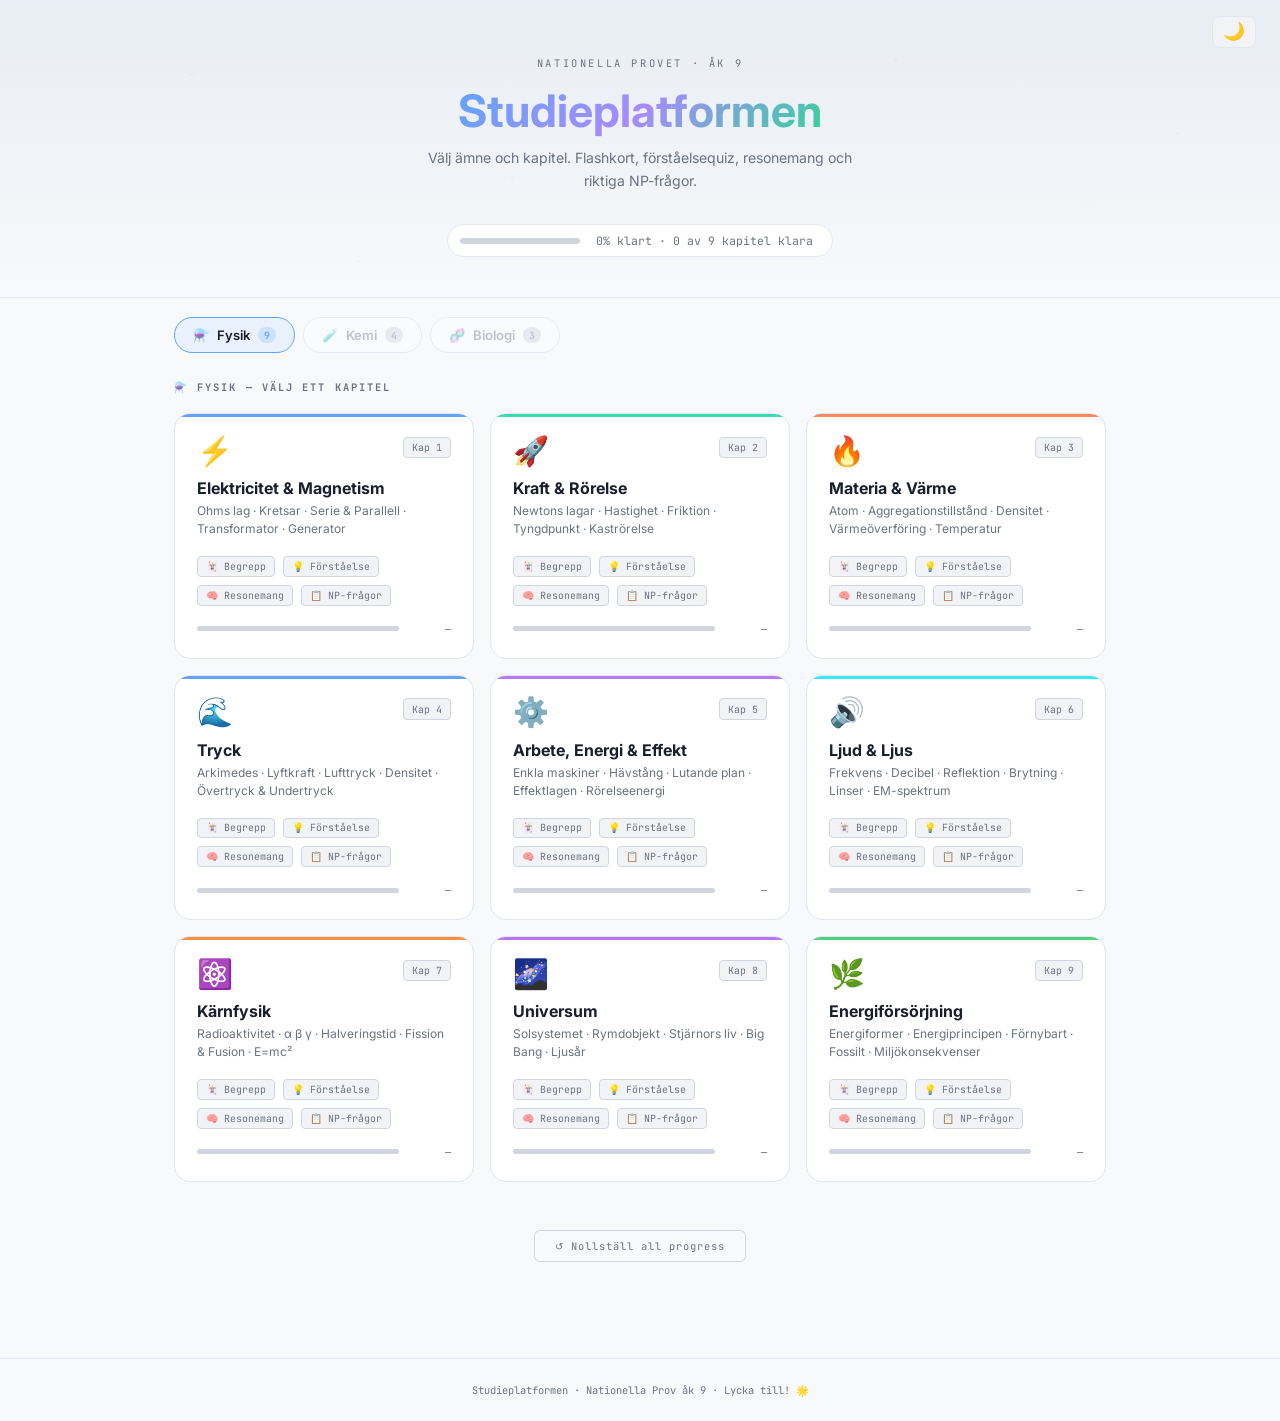
<file: index.html>
<!DOCTYPE html>
<html lang="sv">
<head>
<meta charset="UTF-8">
<meta name="viewport" content="width=device-width, initial-scale=1.0">
<title>Studieplatformen — NP Åk 9</title>
<script src="theme-head.js"></script>
<style>
@import url('https://fonts.googleapis.com/css2?family=Inter:wght@400;500;600;700&family=JetBrains+Mono:wght@400;600&display=swap');

:root {
  --bg: #f8f9fb;
  --card: #ffffff;
  --card2: #f1f3f7;
  --border: #e2e6ef;
  --border2: #d0d5e0;
  --text: #1a1f2e;
  --muted: #6b7280;
  --accent: #2563eb;
  --mono: 'JetBrains Mono', monospace;
  --hero-grad-top: #e8ecf4;
  --hero-star: rgba(0, 0, 0, 0.12);
  --ch-coming-bg: rgba(248, 249, 251, 0.92);
}

[data-theme="dark"] {
  --bg: #0a0c10;
  --card: #111318;
  --card2: #171b22;
  --border: #1e2330;
  --border2: #272f42;
  --text: #e2e8f0;
  --muted: #94a3b8;
  --hero-grad-top: #0d1020;
  --hero-star: rgba(255, 255, 255, 0.35);
  --ch-coming-bg: rgba(10, 12, 16, 0.72);
}
* { box-sizing: border-box; margin: 0; padding: 0; }
body { font-family: 'Inter', sans-serif; background: var(--bg); color: var(--text); min-height: 100vh; }

.hero {
  padding: 3.5rem 1.5rem 2.5rem; text-align: center;
  border-bottom: 1px solid var(--border);
  background: linear-gradient(180deg, var(--hero-grad-top) 0%, var(--bg) 100%);
  position: relative; overflow: hidden;
}
.hero::before {
  content: ''; position: absolute; inset: 0; pointer-events: none;
  background-image:
    radial-gradient(1px 1px at 15% 25%, var(--hero-star) 0%, transparent 100%),
    radial-gradient(1px 1px at 40% 60%, color-mix(in srgb, var(--hero-star) 80%, transparent) 0%, transparent 100%),
    radial-gradient(1px 1px at 70% 20%, var(--hero-star) 0%, transparent 100%),
    radial-gradient(1px 1px at 85% 70%, color-mix(in srgb, var(--hero-star) 70%, transparent) 0%, transparent 100%),
    radial-gradient(1px 1px at 28% 88%, color-mix(in srgb, var(--hero-star) 60%, transparent) 0%, transparent 100%),
    radial-gradient(1px 1px at 92% 45%, color-mix(in srgb, var(--hero-star) 85%, transparent) 0%, transparent 100%),
    radial-gradient(1px 1px at 8%  55%, color-mix(in srgb, var(--hero-star) 55%, transparent) 0%, transparent 100%);
}
.hero-tag { font-family: var(--mono); font-size: 0.65rem; letter-spacing: 0.25em; text-transform: uppercase; color: var(--muted); margin-bottom: 1rem; }
.hero h1 { font-size: clamp(1.8rem, 5vw, 2.8rem); font-weight: 700; line-height: 1.15; margin-bottom: 0.6rem; }
.hero h1 .grad { background: linear-gradient(135deg, #60a5fa, #a78bfa, #34d399); -webkit-background-clip: text; -webkit-text-fill-color: transparent; background-clip: text; }
.hero p { font-size: 0.88rem; color: var(--muted); max-width: 460px; margin: 0 auto 2rem; line-height: 1.6; }

.overall-progress {
  display: inline-flex; align-items: center; gap: 1rem;
  background: var(--card); border: 1px solid var(--border);
  border-radius: 100px; padding: 0.5rem 1.2rem 0.5rem 0.8rem;
}
.op-bar-bg { width: 120px; height: 6px; background: var(--border2); border-radius: 3px; overflow: hidden; }
.op-bar-fg { height: 100%; background: linear-gradient(90deg, #60a5fa, #a78bfa, #34d399); border-radius: 3px; transition: width 0.5s ease; width: 0%; }
.op-text { font-family: var(--mono); font-size: 0.72rem; color: var(--muted); white-space: nowrap; }

.subject-tabs {
  display: flex; align-items: center; gap: 0.5rem;
  padding: 1.2rem 1.5rem; max-width: 980px; margin: 0 auto;
  overflow-x: auto; scrollbar-width: none;
}
.subject-tabs::-webkit-scrollbar { display: none; }

.subject-btn {
  display: flex; align-items: center; gap: 0.5rem;
  font-family: 'Inter', sans-serif; font-size: 0.82rem; font-weight: 600;
  padding: 0.55rem 1.1rem; border-radius: 100px;
  border: 1px solid var(--border2); background: var(--card); color: var(--muted);
  cursor: pointer; transition: all 0.18s; white-space: nowrap;
}
.subject-btn:hover { color: var(--text); border-color: var(--border2); }
.subject-btn.active { color: var(--text); border-color: var(--sb-color); background: color-mix(in srgb, var(--sb-color) 10%, transparent); }
.subject-btn .sb-count { font-family: var(--mono); font-size: 0.62rem; background: var(--border2); padding: 0.1rem 0.4rem; border-radius: 8px; }
.subject-btn.active .sb-count { background: color-mix(in srgb, var(--sb-color) 20%, transparent); color: var(--sb-color); }
.subject-btn:disabled { opacity: 0.4; cursor: not-allowed; }

.grid-wrap { max-width: 980px; margin: 0 auto; padding: 0 1.5rem 4rem; }
.subject-section { display: none; }
.subject-section.active { display: block; }
.grid-label { font-family: var(--mono); font-size: 0.65rem; letter-spacing: 0.2em; text-transform: uppercase; color: var(--muted); margin-bottom: 1.2rem; padding-top: 0.5rem; }
.chapters-grid { display: grid; grid-template-columns: repeat(auto-fill, minmax(280px, 1fr)); gap: 1rem; margin-bottom: 2rem; }

.ch-card {
  background: var(--card); border: 1px solid var(--border);
  border-radius: 16px; padding: 1.4rem;
  text-decoration: none; color: var(--text); display: block;
  transition: transform 0.18s, box-shadow 0.18s, border-color 0.18s;
  position: relative; overflow: hidden;
}
.ch-card::before {
  content: ''; position: absolute; top: 0; left: 0; right: 0;
  height: 3px; border-radius: 16px 16px 0 0;
  background: var(--cc); opacity: 0.8;
}
.ch-card:hover { transform: translateY(-3px); border-color: var(--border2); box-shadow: 0 8px 32px color-mix(in srgb, var(--cc) 12%, transparent); }
.ch-card.coming { opacity: 0.4; pointer-events: none; background: repeating-linear-gradient(45deg, var(--card), var(--card) 10px, var(--card2) 10px, var(--card2) 20px); }
.ch-card.coming::after { content: 'KOMMER SNART'; position: absolute; inset: 0; display: flex; align-items: center; justify-content: center; font-family: var(--mono); font-size: 0.7rem; letter-spacing: 0.2em; color: var(--muted); background: var(--ch-coming-bg); border-radius: 16px; }
.ch-top { display: flex; align-items: flex-start; justify-content: space-between; gap: 0.5rem; margin-bottom: 0.8rem; }
.ch-icon { font-size: 1.8rem; line-height: 1; }
.ch-num { font-family: var(--mono); font-size: 0.62rem; color: var(--muted); background: var(--card2); padding: 0.2rem 0.5rem; border-radius: 4px; border: 1px solid var(--border2); }
.ch-title { font-size: 1rem; font-weight: 700; margin-bottom: 0.25rem; color: var(--text); }
.ch-sub { font-size: 0.75rem; color: var(--muted); line-height: 1.5; margin-bottom: 1.1rem; }
.ch-stats { display: flex; gap: 0.5rem; margin-bottom: 1rem; flex-wrap: wrap; }
.ch-stat { font-family: var(--mono); font-size: 0.62rem; color: var(--muted); background: var(--card2); border: 1px solid var(--border2); padding: 0.18rem 0.5rem; border-radius: 4px; }
.ch-progress-wrap { display: flex; align-items: center; gap: 0.7rem; }
.ch-bar-bg { flex: 1; height: 5px; background: var(--border2); border-radius: 3px; overflow: hidden; }
.ch-bar-fg { height: 100%; border-radius: 3px; background: var(--cc); transition: width 0.4s ease; opacity: 0.8; }
.ch-pct { font-family: var(--mono); font-size: 0.65rem; color: var(--muted); min-width: 2.5rem; text-align: right; }
.ch-done-badge { display: none; position: absolute; top: 1rem; right: 1rem; background: rgba(34,197,94,0.15); border: 1px solid rgba(34,197,94,0.3); color: #4ade80; font-family: var(--mono); font-size: 0.6rem; padding: 0.15rem 0.5rem; border-radius: 4px; }
.ch-card.complete .ch-done-badge { display: block; }

.reset-wrap { text-align: center; padding: 1rem 0 2rem; }
.reset-all-btn { font-family: var(--mono); font-size: 0.65rem; letter-spacing: 0.1em; padding: 0.5rem 1.2rem; border: 1px solid var(--border2); background: transparent; color: var(--muted); border-radius: 6px; cursor: pointer; transition: all 0.15s; }
.reset-all-btn:hover { color: #ef4444; border-color: #ef4444; }
.footer { text-align: center; padding: 1.5rem; border-top: 1px solid var(--border); font-family: var(--mono); font-size: 0.65rem; color: var(--muted); }

@media (max-width: 600px) {
  .hero { padding: 2.5rem 1rem 2rem; }
  .grid-wrap { padding: 0 1rem 3rem; }
  .chapters-grid { grid-template-columns: 1fr; }
}
</style>
<link rel="stylesheet" href="theme-ui.css">
</head>
<body>

<div class="hero">
  <button type="button" class="theme-toggle" id="themeToggle" aria-label="Växla tema">🌙</button>
  <div class="hero-tag">Nationella Provet · Åk 9</div>
  <h1><span class="grad">Studieplatformen</span></h1>
  <p>Välj ämne och kapitel. Flashkort, förståelsequiz, resonemang och riktiga NP-frågor.</p>
  <div class="overall-progress">
    <div class="op-bar-bg"><div class="op-bar-fg" id="overallBar"></div></div>
    <span class="op-text" id="overallText">Laddar…</span>
  </div>
</div>

<div class="subject-tabs" id="subjectTabs"></div>
<div class="grid-wrap" id="gridWrap"></div>
<div class="footer">Studieplatformen · Nationella Prov åk 9 · Lycka till! 🌟</div>

<script>
// ═══════════════════════════════════════════════════════════
//  SUBJECTS CONFIG
//  Lägg till ett nytt ämne = lägg till ett objekt i listan.
//  Lägg till ett kapitel = lägg till ett objekt i chapters[].
//  Inget annat i filen behöver ändras.
// ═══════════════════════════════════════════════════════════
const SUBJECTS = [
  {
    id: 'fysik',
    label: 'Fysik',
    icon: '⚗️',
    color: '#60a5fa',
    chapters: [
      { id: 'el',        num: 1,  icon: '⚡', color: '#3a8eff', title: 'Elektricitet & Magnetism', sub: 'Ohms lag · Kretsar · Serie & Parallell · Transformator · Generator',        file: 'fysik_el_magnetism.html' },
      { id: 'kraft',     num: 2,  icon: '🚀', color: '#06d6a0', title: 'Kraft & Rörelse',          sub: 'Newtons lagar · Hastighet · Friktion · Tyngdpunkt · Kaströrelse',            file: 'fysik_kraft_rorelse.html' },
      { id: 'materia',   num: 3,  icon: '🔥', color: '#ff6b35', title: 'Materia & Värme',          sub: 'Atom · Aggregationstillstånd · Densitet · Värmeöverföring · Temperatur',     file: 'fysik_materia_varme.html' },
      { id: 'tryck',     num: 4,  icon: '🌊', color: '#3a8eff', title: 'Tryck',                    sub: 'Arkimedes · Lyftkraft · Lufttryck · Densitet · Övertryck & Undertryck',      file: 'fysik_tryck.html' },
      { id: 'arbete',    num: 5,  icon: '⚙️', color: '#a259ff', title: 'Arbete, Energi & Effekt', sub: 'Enkla maskiner · Hävstång · Lutande plan · Effektlagen · Rörelseenergi',     file: 'fysik_arbete_energi.html' },
      { id: 'ljud',      num: 6,  icon: '🔊', color: '#00e5ff', title: 'Ljud & Ljus',             sub: 'Frekvens · Decibel · Reflektion · Brytning · Linser · EM-spektrum',          file: 'fysik_ljud_ljus.html' },
      { id: 'karn',      num: 7,  icon: '⚛️', color: '#f97316', title: 'Kärnfysik',               sub: 'Radioaktivitet · α β γ · Halveringstid · Fission & Fusion · E=mc²',          file: 'fysik_karnfysik.html' },
      { id: 'universum', num: 8,  icon: '🌌', color: '#a855f7', title: 'Universum',               sub: 'Solsystemet · Rymdobjekt · Stjärnors liv · Big Bang · Ljusår',               file: 'fysik_universum.html' },
      { id: 'energi',    num: 9,  icon: '🌿', color: '#22c55e', title: 'Energiförsörjning',       sub: 'Energiformer · Energiprincipen · Förnybart · Fossilt · Miljökonsekvenser',   file: 'fysik_energiforsorjning.html' },
    ]
  },
  {
    id: 'kemi',
    label: 'Kemi',
    icon: '🧪',
    color: '#f97316',
    comingSoon: true,   // sätt till false när kapitelfilerna är klara
    chapters: [
      { id: 'periodiska', num: 1, icon: '📊', color: '#f97316', title: 'Periodiska systemet',  sub: 'Grundämnen · Perioder · Grupper · Metaller & Ickemetaller', file: '' },
      { id: 'bindningar', num: 2, icon: '🔗', color: '#fb923c', title: 'Kemiska bindningar',   sub: 'Joner · Kovalenta bindningar · Molekyler · Poläritet',       file: '' },
      { id: 'syror',      num: 3, icon: '⚗️', color: '#fbbf24', title: 'Syror & Baser',        sub: 'pH · Neutralisering · Indikatorer · Buffersystem',            file: '' },
      { id: 'organisk',   num: 4, icon: '🌿', color: '#a3e635', title: 'Organisk kemi',        sub: 'Kolföreningar · Alkaner · Alkener · Funktionella grupper',    file: '' },
    ]
  },
  {
    id: 'biologi',
    label: 'Biologi',
    icon: '🧬',
    color: '#34d399',
    comingSoon: true,
    chapters: [
      { id: 'cellen',    num: 1, icon: '🔬', color: '#34d399', title: 'Cellen',     sub: 'Cellstruktur · Organeller · Celldelning · DNA',                 file: '' },
      { id: 'evolution', num: 2, icon: '🦕', color: '#2dd4bf', title: 'Evolution',  sub: 'Naturligt urval · Adaptation · Artbildning · Fossil',           file: '' },
      { id: 'ekologi',   num: 3, icon: '🌳', color: '#86efac', title: 'Ekologi',    sub: 'Ekosystem · Näringsnät · Kretslopp · Biologisk mångfald',       file: '' },
    ]
  },
];

// ═══════════════════════════════════════════════════════════
//  RENDERING  (inget behöver ändras nedan)
// ═══════════════════════════════════════════════════════════
let activeSubject = SUBJECTS[0].id;

function buildUI() {
  buildTabs();
  buildGrids();
  loadAllProgress();
}

function buildTabs() {
  const wrap = document.getElementById('subjectTabs');
  wrap.innerHTML = '';
  SUBJECTS.forEach(s => {
    const btn = document.createElement('button');
    btn.className = 'subject-btn' + (s.id === activeSubject ? ' active' : '');
    btn.style.setProperty('--sb-color', s.color);
    btn.dataset.sid = s.id;
    btn.innerHTML = `<span>${s.icon}</span>${s.label}<span class="sb-count">${s.chapters.length}</span>`;
    if (s.comingSoon) {
      btn.disabled = true;
      btn.title = 'Kommer snart';
    } else {
      btn.onclick = () => switchSubject(s.id);
    }
    wrap.appendChild(btn);
  });
}

function switchSubject(id) {
  activeSubject = id;
  document.querySelectorAll('.subject-btn').forEach(b => b.classList.toggle('active', b.dataset.sid === id));
  document.querySelectorAll('.subject-section').forEach(s => s.classList.toggle('active', s.dataset.sid === id));
}

function buildGrids() {
  const wrap = document.getElementById('gridWrap');
  wrap.innerHTML = '';
  SUBJECTS.forEach(subject => {
    const section = document.createElement('div');
    section.className = 'subject-section' + (subject.id === activeSubject ? ' active' : '');
    section.dataset.sid = subject.id;

    const label = document.createElement('h2');
    label.className = 'grid-label';
    label.textContent = subject.icon + '  ' + subject.label + ' — välj ett kapitel';
    section.appendChild(label);

    const grid = document.createElement('div');
    grid.className = 'chapters-grid';

    subject.chapters.forEach(ch => {
      const isLocked = subject.comingSoon || !ch.file;
      const el = document.createElement(isLocked ? 'div' : 'a');
      el.className = 'ch-card' + (isLocked ? ' coming' : '');
      el.style.setProperty('--cc', ch.color || subject.color);
      if (!isLocked) {
        el.href = ch.file;
        el.dataset.storageKey = ch.file.replace('.html', '');
      }
      el.innerHTML = `
        <div class="ch-done-badge">✓ KLAR</div>
        <div class="ch-top">
          <div class="ch-icon">${ch.icon}</div>
          <span class="ch-num">Kap ${ch.num}</span>
        </div>
        <div class="ch-title">${ch.title}</div>
        <div class="ch-sub">${ch.sub}</div>
        <div class="ch-stats">
          <span class="ch-stat">🃏 Begrepp</span>
          <span class="ch-stat">💡 Förståelse</span>
          <span class="ch-stat">🧠 Resonemang</span>
          <span class="ch-stat">📋 NP-frågor</span>
        </div>
        <div class="ch-progress-wrap">
          <div class="ch-bar-bg">
            <div class="ch-bar-fg" id="bar-${subject.id}-${ch.id}" style="width:0%"></div>
          </div>
          <span class="ch-pct" id="pct-${subject.id}-${ch.id}">—</span>
        </div>`;
      grid.appendChild(el);
    });

    section.appendChild(grid);
    wrap.appendChild(section);
  });

  const resetWrap = document.createElement('div');
  resetWrap.className = 'reset-wrap';
  resetWrap.innerHTML = `<button class="reset-all-btn" onclick="resetAll()">↺ Nollställ all progress</button>`;
  wrap.appendChild(resetWrap);
}

function loadAllProgress() {
  let totalPct = 0, totalCh = 0, doneCh = 0;
  SUBJECTS.forEach(subject => {
    subject.chapters.forEach(ch => {
      if (subject.comingSoon || !ch.file) return;
      totalCh++;
      const raw = localStorage.getItem(ch.file.replace('.html','') + '_progress');
      const bar = document.getElementById('bar-' + subject.id + '-' + ch.id);
      const pct = document.getElementById('pct-' + subject.id + '-' + ch.id);
      const card = document.querySelector(`a[data-storage-key="${ch.file.replace('.html','')}"]`);
      if (raw && bar && pct) {
        try {
          const data = JSON.parse(raw);
          const p = Math.min(100, Math.round(data.pct || 0));
          bar.style.width = p + '%';
          pct.textContent = p + '%';
          totalPct += p;
          if (p >= 100) { doneCh++; if (card) card.classList.add('complete'); }
        } catch(e) {}
      }
    });
  });
  const overall = totalCh > 0 ? Math.round(totalPct / totalCh) : 0;
  document.getElementById('overallBar').style.width = overall + '%';
  document.getElementById('overallText').textContent = overall + '% klart · ' + doneCh + ' av ' + totalCh + ' kapitel klara';
}

function resetAll() {
  if (!confirm('Nollställa ALL progress för alla ämnen?')) return;
  SUBJECTS.forEach(s => s.chapters.forEach(ch => {
    if (ch.file) localStorage.removeItem(ch.file.replace('.html','') + '_progress');
  }));
  buildGrids();
  loadAllProgress();
}

buildUI();
window.addEventListener('focus', loadAllProgress);
</script>
<script src="theme-toggle.js"></script>
</body>
</html>
</file>
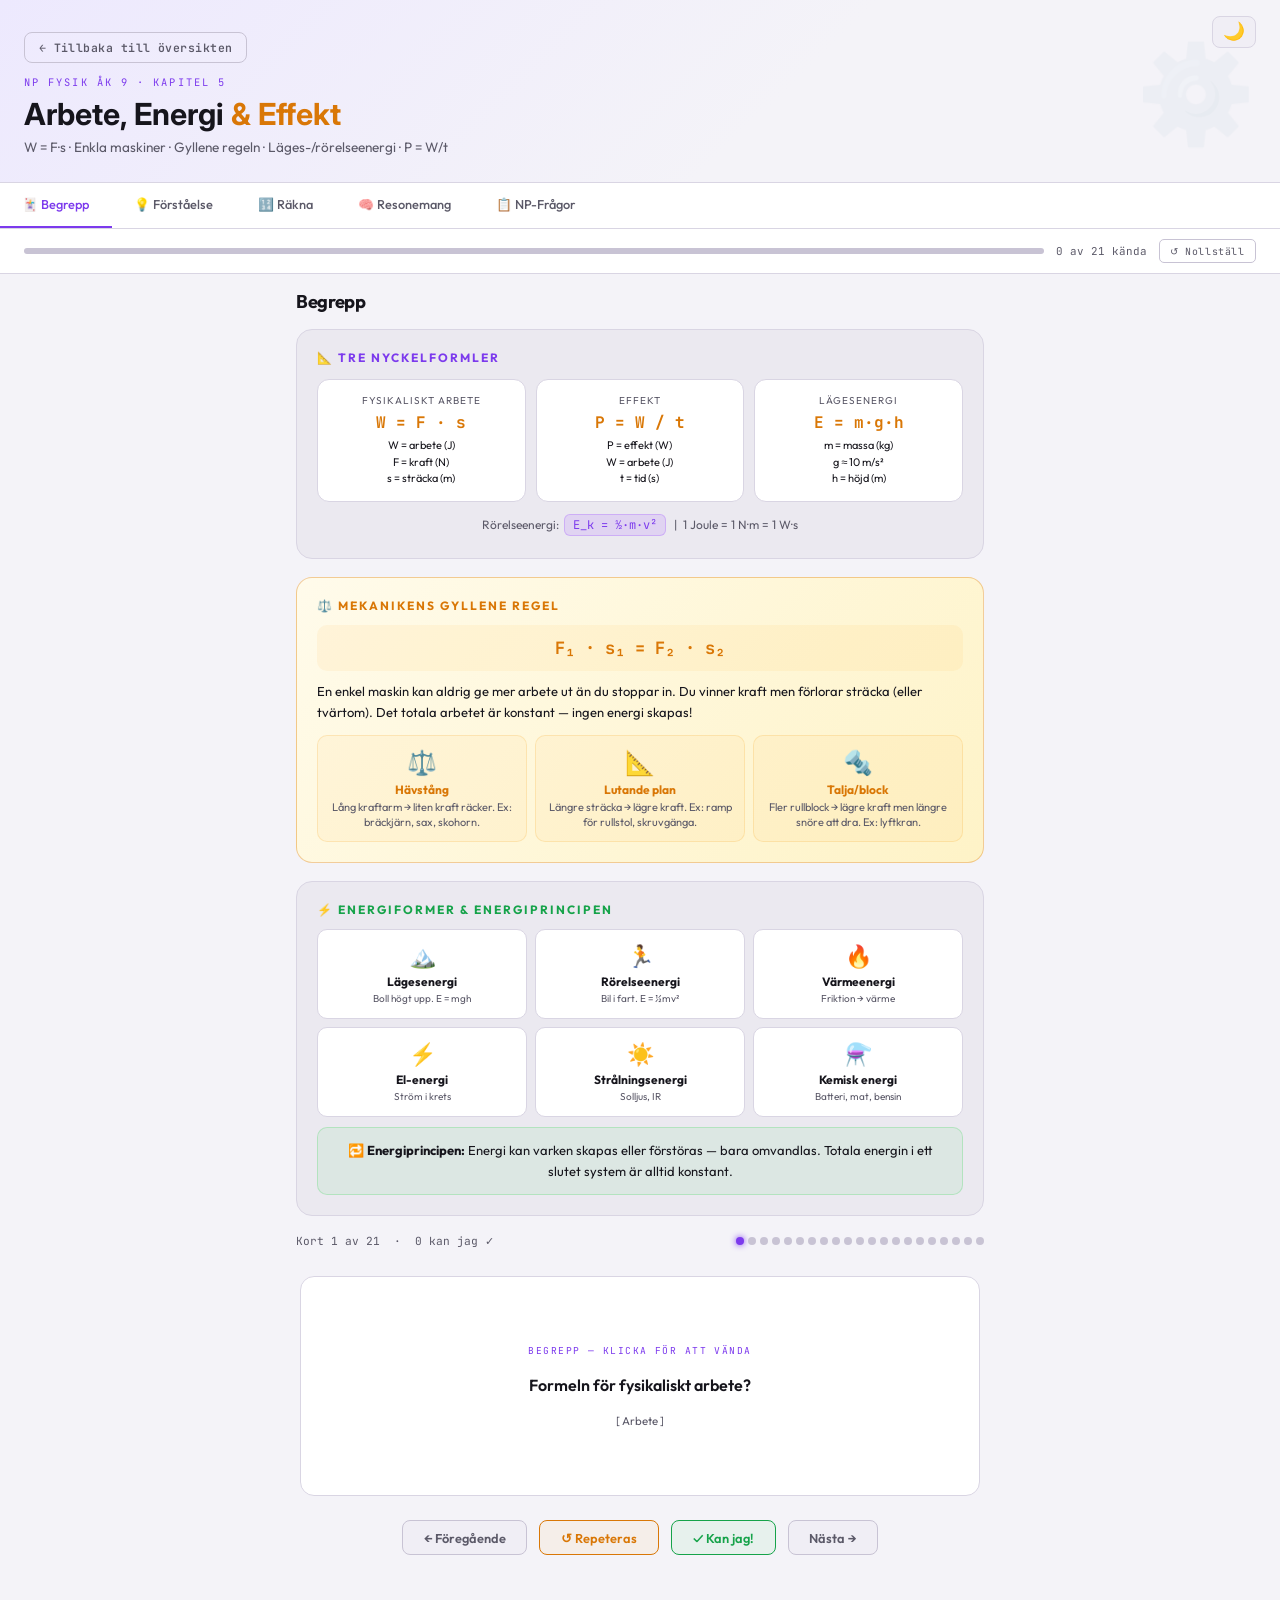
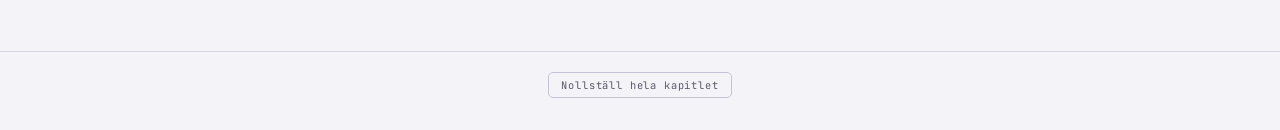
<file: fysik_arbete_energi.html>
<!DOCTYPE html>
<html lang="sv">
<head>
<meta charset="UTF-8">
<meta name="viewport" content="width=device-width, initial-scale=1.0">
<title>Arbete, Energi & Effekt — NP Fysik åk 9</title>
<script src="theme-head.js"></script>
<link href="https://fonts.googleapis.com/css2?family=Inter:wght@400;500;600;700&family=Outfit:wght@300;400;600;700;900&family=JetBrains+Mono:wght@400;700&display=swap" rel="stylesheet">
<style>
:root{
  --bg:#f4f3f8;--surface:#ebe9f0;--card:#ffffff;--border:#d9d5e3;
  --accent:#7c3aed;--accent2:#d97706;--accent3:#16a34a;
  --bad:#dc2626;--text:#16151c;--muted:#5b5968;
  --good:#16a34a;--warn:#d97706;
  --mono:'JetBrains Mono',monospace;--card2:#f0eef5;--border2:#c8c3d4;
  --header-grad-start:#ede9fe;--golden-a:#fffbeb;--golden-b:#fef3c7;--golden-border:rgba(217,119,6,.35);
  --np-grad-a:#f5f3ff;--np-grad-b:#ede9fe;--np-border:rgba(124,58,237,.35);
  --card-back-muted:#4b5563;
}
[data-theme="dark"]{
  --bg:#0d0d0f;--surface:#161618;--card:#1e1e22;--border:#2a2a32;
  --accent:#a259ff;--accent2:#f5a623;--accent3:#39d353;
  --bad:#ff4d6d;--text:#e2e2f0;--muted:#94a3b8;
  --good:#39d353;--warn:#f5a623;
  --mono:'JetBrains Mono',monospace;--card2:#18181c;--border2:#33333c;
  --header-grad-start:#1a0a2e;--golden-a:#1f1400;--golden-b:#2a1c00;--golden-border:rgba(245,166,35,.35);
  --np-grad-a:#12091f;--np-grad-b:#1a1030;--np-border:rgba(162,89,255,.35);
  --card-back-muted:#b4b4c4;
}
*{margin:0;padding:0;box-sizing:border-box}
body{font-family:'Outfit',sans-serif;background:var(--bg);color:var(--text);min-height:100vh}

/* HEADER (samma mönster som kapitel 7–9) */
.header{background:linear-gradient(135deg,var(--header-grad-start) 0%,var(--bg) 60%);border-bottom:1px solid var(--border);padding:2rem 1.5rem 1.5rem;position:relative;overflow:hidden;z-index:1}
.header::before{content:'⚙️';position:absolute;right:1.5rem;top:50%;transform:translateY(-50%);font-size:6rem;opacity:.06;pointer-events:none}
.chapter-tag{font-family:'JetBrains Mono',var(--mono);font-size:.65rem;letter-spacing:.2em;color:var(--accent);text-transform:uppercase;margin-bottom:.5rem}
.header h1{font-family:'Inter','Outfit',sans-serif;font-size:1.9rem;font-weight:700;color:var(--text);margin-bottom:.3rem;line-height:1.15}
.header h1 span{color:var(--accent2)}
.header p{font-size:.85rem;color:var(--muted);line-height:1.5}
.back-link{position:relative;z-index:2;display:inline-flex;align-items:center;gap:.4rem;font-family:'JetBrains Mono',var(--mono);font-size:.72rem;font-weight:600;letter-spacing:.04em;color:var(--muted);text-decoration:none;margin-bottom:.75rem;padding:.45rem .85rem;border-radius:8px;border:1px solid var(--border2);background:rgba(255,255,255,.04);transition:color .15s,border-color .15s,background .15s}.back-link:hover{color:var(--accent);border-color:var(--accent);background:rgba(255,255,255,.07)}

.tab-progress-area{padding:.65rem 1.5rem;background:var(--card);border-bottom:1px solid var(--border);position:relative;z-index:1}
.tab-progress-strip{display:none;align-items:center;gap:.75rem;flex-wrap:wrap}
.tab-progress-strip.active{display:flex}
.tab-progress-strip--actions-only{justify-content:flex-end}
.tab-progress-bar-bg{flex:1;min-width:72px;height:6px;background:var(--border2);border-radius:3px;overflow:hidden}
.tab-progress-bar-fg{height:100%;border-radius:3px;background:linear-gradient(90deg,var(--accent),var(--accent2));width:0%;transition:width .35s ease}
.tab-progress-text{font-family:'JetBrains Mono',var(--mono);font-size:.68rem;color:var(--muted);white-space:nowrap}
.tab-reset-btn{font-family:'JetBrains Mono',var(--mono);font-size:.62rem;padding:.28rem .65rem;border:1px solid var(--border2);background:transparent;color:var(--muted);border-radius:5px;cursor:pointer;letter-spacing:.06em;flex-shrink:0;transition:all .15s}
.tab-reset-btn:hover{color:var(--accent);border-color:var(--accent)}
.chapter-footer{margin-top:2.5rem;padding:1.25rem 1.5rem 2rem;border-top:1px solid var(--border);text-align:center;background:var(--bg)}
.reset-btn{font-family:'JetBrains Mono',var(--mono);font-size:.65rem;padding:.3rem .8rem;border:1px solid var(--border2);background:transparent;color:var(--muted);border-radius:5px;cursor:pointer;letter-spacing:.08em;transition:all .15s}
.reset-btn:hover{color:var(--accent);border-color:var(--accent)}

.tabs{display:flex;background:var(--card);border-bottom:1px solid var(--border);overflow-x:auto;scrollbar-width:none}
.tabs::-webkit-scrollbar{display:none}
.tab-btn{flex-shrink:0;padding:.85rem 1.4rem;border:none;background:transparent;color:var(--muted);cursor:pointer;font-family:'Outfit',sans-serif;font-size:.8rem;font-weight:500;border-bottom:2px solid transparent;transition:all .15s;white-space:nowrap;display:flex;align-items:center;gap:.4rem}
.tab-btn:hover{color:var(--text)}
.tab-btn.active{color:var(--accent);border-bottom-color:var(--accent)}
.tab-count{font-family:'JetBrains Mono',var(--mono);font-size:.65rem;background:var(--border2);padding:.1rem .4rem;border-radius:10px}
.tab-btn.active .tab-count{background:color-mix(in srgb,var(--accent) 22%,transparent);color:var(--accent)}

.section{display:none;padding:16px;max-width:720px;margin:0 auto}
.section.active{display:block}

/* FORMULA BOX */
.fbox{background:var(--surface);border:1px solid var(--border);border-radius:16px;padding:20px;margin-bottom:18px}
.fbox h3{font-size:12px;font-weight:700;color:var(--accent);letter-spacing:2px;text-transform:uppercase;margin-bottom:14px}
.fgrid{display:grid;grid-template-columns:repeat(3,1fr);gap:10px}
.fitem{background:var(--card);border:1px solid var(--border);border-radius:12px;padding:14px;text-align:center}
.fmain{font-family:'JetBrains Mono',monospace;font-size:16px;font-weight:700;color:var(--accent2);margin-bottom:4px}
.fname{font-size:10px;color:var(--muted);text-transform:uppercase;letter-spacing:1px;margin-bottom:5px}
.fexpl{font-size:11px;color:var(--text);line-height:1.5}
.fc{display:inline-block;background:rgba(162,89,255,.15);border:1px solid rgba(162,89,255,.3);border-radius:6px;padding:2px 8px;font-family:'JetBrains Mono',monospace;font-size:12px;color:var(--accent);margin:2px}

/* GOLDEN RULE BOX */
.golden{background:linear-gradient(135deg,var(--golden-a),var(--golden-b));border:1px solid var(--golden-border);border-radius:16px;padding:20px;margin-bottom:18px}
.golden h3{font-size:12px;font-weight:700;color:var(--accent2);letter-spacing:2px;text-transform:uppercase;margin-bottom:12px}
.golden-rule{font-size:17px;font-weight:700;color:var(--accent2);text-align:center;padding:12px;background:rgba(245,166,35,.08);border-radius:10px;margin-bottom:10px;font-family:'JetBrains Mono',monospace}
.machine-row{display:flex;gap:8px;flex-wrap:wrap;margin-top:10px}
.machine{flex:1;min-width:130px;background:rgba(245,166,35,.06);border:1px solid rgba(245,166,35,.2);border-radius:10px;padding:11px;text-align:center}
.m-icon{font-size:24px;margin-bottom:5px}
.m-name{font-size:12px;font-weight:700;color:var(--accent2);margin-bottom:3px}
.m-desc{font-size:11px;color:var(--muted);line-height:1.4}

/* ENERGY FORMS */
.ebox{background:var(--surface);border:1px solid var(--border);border-radius:16px;padding:20px;margin-bottom:18px}
.ebox h3{font-size:12px;font-weight:700;color:var(--accent3);letter-spacing:2px;text-transform:uppercase;margin-bottom:12px}
.eforms{display:grid;grid-template-columns:repeat(3,1fr);gap:8px}
.eform{background:var(--card);border:1px solid var(--border);border-radius:10px;padding:12px;text-align:center}
.ef-icon{font-size:22px;margin-bottom:4px}
.ef-name{font-size:12px;font-weight:700;margin-bottom:3px}
.ef-ex{font-size:10px;color:var(--muted);line-height:1.4}
.eprinc{background:rgba(57,211,83,.08);border:1px solid rgba(57,211,83,.25);border-radius:10px;padding:12px 14px;margin-top:10px;font-size:13px;color:var(--text);line-height:1.6;text-align:center}

/* CARDS */
.stats-row{display:flex;gap:8px;margin-bottom:16px;flex-wrap:wrap}
.stat{background:var(--card);border:1px solid var(--border);border-radius:10px;padding:12px 16px;flex:1;min-width:80px;text-align:center}
.stat-val{font-size:24px;font-weight:900;font-family:'JetBrains Mono',monospace}
.stat-lbl{font-size:10px;color:var(--muted);margin-top:2px;text-transform:uppercase;letter-spacing:1px}
.card-meta{display:flex;justify-content:space-between;align-items:center;margin-bottom:1rem}
.card-meta-left{font-family:var(--mono);font-size:.7rem;color:var(--muted)}
.card-progress-dots{display:flex;gap:4px;flex-wrap:wrap;max-width:320px;justify-content:flex-end}
.dot{width:8px;height:8px;border-radius:50%;background:var(--border2);transition:background .2s}
.dot.good{background:var(--good)}
.dot.skip{background:var(--warn)}
.dot.current{background:var(--accent);box-shadow:0 0 6px var(--accent)}
.flashcard-scene{perspective:1000px;width:100%;max-width:680px;height:220px;margin:0 auto 1.5rem;cursor:pointer}
.flashcard-inner{width:100%;height:100%;position:relative;transform-style:preserve-3d;transition:transform .45s cubic-bezier(.4,0,.2,1)}
.flashcard-inner.flipped{transform:rotateY(180deg)}
.card-side{position:absolute;inset:0;backface-visibility:hidden;-webkit-backface-visibility:hidden;border-radius:14px;border:1px solid var(--border);display:flex;flex-direction:column;align-items:center;justify-content:center;padding:2rem;text-align:center}
.card-front{background:var(--card)}
.card-back{background:var(--card2);transform:rotateY(180deg)}
.card-side-label{font-family:var(--mono);font-size:.6rem;letter-spacing:.15em;text-transform:uppercase;color:var(--muted);margin-bottom:1rem}
.card-front .card-side-label{color:var(--accent)}
.card-text{font-size:1rem;font-weight:600;line-height:1.5;color:var(--text);white-space:pre-line}
.card-back .card-text{font-size:.88rem;font-weight:400;color:var(--card-back-muted)}
.card-hint{margin-top:1rem;font-size:.72rem;color:var(--muted)}
.card-actions{display:flex;gap:.75rem;justify-content:center;margin-bottom:2.5rem;flex-wrap:wrap}
.card-btn{font-family:'Outfit',sans-serif;font-size:.8rem;font-weight:600;padding:.55rem 1.3rem;border-radius:8px;border:1px solid var(--border2);background:var(--card2);color:var(--muted);cursor:pointer;transition:all .15s;display:flex;align-items:center;gap:.4rem}
.card-btn:hover{color:var(--text);border-color:var(--border2)}
.card-btn.good{border-color:var(--good);color:var(--good);background:rgba(57,211,83,.07)}
.card-btn.good:hover{background:rgba(57,211,83,.15)}
.card-btn.skip{border-color:var(--warn);color:var(--warn);background:rgba(245,166,35,.07)}
.card-btn.skip:hover{background:rgba(245,166,35,.15)}
.repeat-toolbar{display:flex;flex-wrap:wrap;gap:.5rem;justify-content:center;align-items:center;margin-bottom:.75rem}
.repeat-queue-btn{border-color:var(--warn)!important;color:var(--warn)!important;background:rgba(234,179,8,.08)!important}
.repeat-queue-btn:hover{background:rgba(234,179,8,.15)!important}
.repeat-mode-strip{display:none;max-width:680px;margin:0 auto .6rem;padding:.35rem .75rem;border-radius:8px;border:1px solid rgba(234,179,8,.35);background:rgba(234,179,8,.06);font-family:var(--mono);font-size:.65rem;letter-spacing:.06em;text-align:center;color:var(--warn)}

/* FÖRSTÅELSE / NP */
.fq-card{background:var(--card);border:1px solid var(--border);border-radius:16px;padding:20px;margin-bottom:14px}
.fq-num{font-size:11px;font-weight:700;letter-spacing:1px;color:var(--muted);text-transform:uppercase;margin-bottom:6px}
.fq-q{font-weight:700;font-size:15px;line-height:1.5;margin-bottom:12px}
.fq-opts{display:flex;flex-direction:column;gap:6px}
.fq-opt{background:var(--surface);border:1px solid var(--border);border-radius:10px;padding:10px 14px;cursor:pointer;font-size:13px;text-align:left;color:var(--text);font-family:'Outfit',sans-serif;transition:all .2s;width:100%}
.fq-opt:hover:not(:disabled){border-color:var(--accent);background:rgba(162,89,255,.08)}
.fq-opt.correct{background:rgba(57,211,83,.15);border-color:var(--accent3);color:var(--accent3)}
.fq-opt.wrong{background:rgba(255,77,109,.12);border-color:var(--bad);color:var(--bad)}
.fq-card.answered-correct{border-color:rgba(57,211,83,.45)}
.fq-card.answered-wrong{border-color:rgba(255,77,109,.35)}
.fq-feedback{margin-top:10px;padding:10px 14px;border-radius:10px;font-size:13px;line-height:1.5;display:none}
.fq-feedback.show{display:block}
.fq-feedback.ok{background:rgba(57,211,83,.1);border-left:3px solid var(--accent3);color:var(--good)}
.fq-feedback.err{background:rgba(255,77,109,.1);border-left:3px solid var(--bad);color:var(--bad)}

/* RÄKNA */
.calc-card{background:var(--card);border:1px solid var(--border);border-radius:16px;padding:20px;margin-bottom:14px}
.calc-q{font-weight:700;font-size:15px;margin-bottom:14px;line-height:1.5}
.calc-input{display:flex;gap:8px;align-items:center;flex-wrap:wrap}
.calc-inp{background:var(--surface);border:1px solid var(--border);color:var(--text);border-radius:8px;padding:9px 14px;font-family:'JetBrains Mono',monospace;font-size:14px;width:130px}
.calc-inp:focus{border-color:var(--accent)}
.calc-unit{color:var(--muted);font-size:13px}
.btn-check{background:var(--accent);color:#fff;border:none;border-radius:8px;padding:9px 18px;cursor:pointer;font-family:'Outfit',sans-serif;font-weight:700;font-size:13px}
.calc-result{margin-top:10px;padding:10px 14px;border-radius:10px;font-size:13px;display:none}
.calc-result.show{display:block}
.calc-result.ok{background:rgba(57,211,83,.1);border-left:3px solid var(--accent3);color:var(--good)}
.calc-result.err{background:rgba(255,77,109,.1);border-left:3px solid var(--bad);color:var(--bad)}

/* RESONEMANG */
.res-card{background:var(--card);border:1px solid var(--border);border-radius:16px;padding:22px;margin-bottom:16px}
.res-badge{display:inline-block;font-size:10px;font-weight:700;letter-spacing:2px;text-transform:uppercase;padding:3px 8px;border-radius:4px;margin-bottom:10px}
.res-badge.np{background:rgba(162,89,255,.2);color:var(--accent)}
.res-badge.res{background:rgba(245,166,35,.2);color:var(--accent2)}
.res-q{font-weight:700;font-size:15px;line-height:1.5;margin-bottom:12px}
.res-context{background:var(--surface);border-left:3px solid var(--accent2);border-radius:0 8px 8px 0;padding:12px 14px;margin-bottom:14px;font-size:13px;color:var(--text);line-height:1.6}
.res-steps{display:flex;flex-direction:column;gap:8px;margin-bottom:12px}
.res-step{background:var(--surface);border:1px solid var(--border);border-radius:10px;padding:12px 14px}
.res-step label{font-size:12px;font-weight:700;color:var(--muted);display:block;margin-bottom:6px;letter-spacing:1px;text-transform:uppercase}
.res-textarea{width:100%;background:transparent;border:none;color:var(--text);font-family:'Outfit',sans-serif;font-size:13px;resize:none;min-height:60px;line-height:1.6}
.btn-model{background:transparent;border:1px solid var(--accent2);color:var(--accent2);padding:8px 16px;border-radius:8px;cursor:pointer;font-family:'Outfit',sans-serif;font-size:12px;font-weight:700;transition:all .2s}
.btn-model:hover{background:rgba(245,166,35,.1)}
.model-ans{margin-top:10px;background:rgba(245,166,35,.05);border:1px solid rgba(245,166,35,.2);border-radius:10px;padding:14px;font-size:13px;line-height:1.6;display:none}
.model-ans.show{display:block}
.model-ans h3{color:var(--accent2);font-size:11px;font-weight:700;letter-spacing:1px;text-transform:uppercase;margin-bottom:8px}
.grade-row{display:flex;gap:6px;flex-wrap:wrap;margin-top:8px}
.grade{font-size:11px;font-weight:700;padding:4px 10px;border-radius:6px}
.grade-e{background:rgba(162,89,255,.2);color:var(--accent)}
.grade-c{background:rgba(245,166,35,.2);color:var(--accent2)}
.grade-a{background:rgba(57,211,83,.2);color:var(--accent3)}

.np-card{background:linear-gradient(135deg,var(--np-grad-a),var(--np-grad-b));border:1px solid var(--np-border);border-radius:16px;padding:22px;margin-bottom:16px}
.np-header{display:flex;align-items:center;gap:10px;margin-bottom:14px}
.np-logo{background:var(--accent);color:#fff;font-weight:900;font-size:11px;padding:4px 8px;border-radius:6px;letter-spacing:1px}
.np-year{color:var(--muted);font-size:12px}
.np-q{font-weight:700;font-size:15px;line-height:1.5;margin-bottom:10px}
.np-table{width:100%;border-collapse:collapse;font-size:13px;margin:10px 0 14px}
.np-table th{background:rgba(255,255,255,.05);padding:8px 12px;text-align:left;font-size:11px;letter-spacing:1px;color:var(--muted);font-weight:700;text-transform:uppercase}
.np-table td{padding:10px 12px;border-bottom:1px solid var(--border)}
.np-table tr:last-child td{border-bottom:none}

@media(max-width:600px){.header h1{font-size:1.5rem}}
@media(max-width:500px){.fgrid{grid-template-columns:1fr 1fr}.eforms{grid-template-columns:1fr 1fr}.machine-row{flex-direction:column}}
</style>
<link rel="stylesheet" href="theme-ui.css">
</head>
<body>

<div class="header">
  <button type="button" class="theme-toggle" id="themeToggle" aria-label="Växla tema">🌙</button>
  <a href="index.html" class="back-link">← Tillbaka till översikten</a>
  <div class="chapter-tag">NP Fysik åk 9 · Kapitel 5</div>
  <h1>Arbete, Energi <span>&amp; Effekt</span></h1>
  <p>W = F·s · Enkla maskiner · Gyllene regeln · Läges-/rörelseenergi · P = W/t</p>
</div>

<div class="tabs">
  <button class="tab-btn active" onclick="showTab('begrepp',event)">🃏 Begrepp</button>
  <button class="tab-btn" onclick="showTab('forstaaelse',event)">💡 Förståelse</button>
  <button class="tab-btn" onclick="showTab('rakna',event)">🔢 Räkna</button>
  <button class="tab-btn" onclick="showTab('resonemang',event)">🧠 Resonemang</button>
  <button class="tab-btn" onclick="showTab('np',event)">📋 NP-Frågor</button>
</div>
<div class="tab-progress-area">
  <div class="tab-progress-strip active" data-tab="begrepp">
    <div class="tab-progress-bar-bg"><div class="tab-progress-bar-fg" id="tpBar-begrepp"></div></div>
    <span class="tab-progress-text" id="tpText-begrepp">0 av 0 kända</span>
    <button type="button" class="tab-reset-btn" onclick="resetTabBegrepp()">↺ Nollställ</button>
  </div>
  <div class="tab-progress-strip" data-tab="forstaaelse">
    <div class="tab-progress-bar-bg"><div class="tab-progress-bar-fg" id="tpBar-forstaaelse"></div></div>
    <span class="tab-progress-text" id="tpText-forstaaelse">0 av 0 rätt</span>
    <button type="button" class="tab-reset-btn" onclick="resetTabForstaaelse()">↺ Nollställ</button>
  </div>
  <div class="tab-progress-strip" data-tab="rakna">
    <div class="tab-progress-bar-bg"><div class="tab-progress-bar-fg" id="tpBar-rakna"></div></div>
    <span class="tab-progress-text" id="tpText-rakna">0 av 0 rätt</span>
    <button type="button" class="tab-reset-btn" onclick="resetTabRakna()">↺ Nollställ</button>
  </div>
  <div class="tab-progress-strip tab-progress-strip--actions-only" data-tab="resonemang">
    <button type="button" class="tab-reset-btn" onclick="resetTabResonemang()">↺ Nollställ</button>
  </div>
  <div class="tab-progress-strip tab-progress-strip--actions-only" data-tab="np">
    <button type="button" class="tab-reset-btn" onclick="resetTabNp()">↺ Nollställ</button>
  </div>
</div>

<!-- ===== BEGREPP ===== -->
<div class="section active" id="sec-begrepp">
  <h2 class="tab-section-h2">Begrepp</h2>
  <!-- FORMULAS -->
  <div class="fbox">
    <h3>📐 Tre nyckelformler</h3>
    <div class="fgrid">
      <div class="fitem">
        <div class="fname">Fysikaliskt arbete</div>
        <div class="fmain">W = F · s</div>
        <div class="fexpl">W = arbete (J)<br>F = kraft (N)<br>s = sträcka (m)</div>
      </div>
      <div class="fitem">
        <div class="fname">Effekt</div>
        <div class="fmain">P = W / t</div>
        <div class="fexpl">P = effekt (W)<br>W = arbete (J)<br>t = tid (s)</div>
      </div>
      <div class="fitem">
        <div class="fname">Lägesenergi</div>
        <div class="fmain">E = m·g·h</div>
        <div class="fexpl">m = massa (kg)<br>g ≈ 10 m/s²<br>h = höjd (m)</div>
      </div>
    </div>
    <div style="margin-top:10px;font-size:12px;color:var(--muted);text-align:center">
      Rörelseenergi: <span class="fc">E_k = ½·m·v²</span> &nbsp;|&nbsp; 1 Joule = 1 N·m = 1 W·s
    </div>
  </div>

  <!-- GYLLENE REGELN -->
  <div class="golden">
    <h3>⚖️ Mekanikens gyllene regel</h3>
    <div class="golden-rule">F₁ · s₁ = F₂ · s₂</div>
    <p style="font-size:13px;color:var(--text);line-height:1.6;margin-bottom:12px">
      En enkel maskin kan aldrig ge mer arbete ut än du stoppar in. Du vinner kraft men förlorar sträcka (eller tvärtom). Det totala arbetet är konstant — ingen energi skapas!
    </p>
    <div class="machine-row">
      <div class="machine">
        <div class="m-icon">⚖️</div>
        <div class="m-name">Hävstång</div>
        <div class="m-desc">Lång kraftarm → liten kraft räcker. Ex: bräckjärn, sax, skohorn.</div>
      </div>
      <div class="machine">
        <div class="m-icon">📐</div>
        <div class="m-name">Lutande plan</div>
        <div class="m-desc">Längre sträcka → lägre kraft. Ex: ramp för rullstol, skruvgänga.</div>
      </div>
      <div class="machine">
        <div class="m-icon">🔩</div>
        <div class="m-name">Talja/block</div>
        <div class="m-desc">Fler rullblock → lägre kraft men längre snöre att dra. Ex: lyftkran.</div>
      </div>
    </div>
  </div>

  <!-- ENERGIFORMER -->
  <div class="ebox">
    <h3>⚡ Energiformer &amp; energiprincipen</h3>
    <div class="eforms">
      <div class="eform"><div class="ef-icon">🏔️</div><div class="ef-name">Lägesenergi</div><div class="ef-ex">Boll högt upp. E = mgh</div></div>
      <div class="eform"><div class="ef-icon">🏃</div><div class="ef-name">Rörelseenergi</div><div class="ef-ex">Bil i fart. E = ½mv²</div></div>
      <div class="eform"><div class="ef-icon">🔥</div><div class="ef-name">Värmeenergi</div><div class="ef-ex">Friktion → värme</div></div>
      <div class="eform"><div class="ef-icon">⚡</div><div class="ef-name">El-energi</div><div class="ef-ex">Ström i krets</div></div>
      <div class="eform"><div class="ef-icon">☀️</div><div class="ef-name">Strålningsenergi</div><div class="ef-ex">Solljus, IR</div></div>
      <div class="eform"><div class="ef-icon">⚗️</div><div class="ef-name">Kemisk energi</div><div class="ef-ex">Batteri, mat, bensin</div></div>
    </div>
    <div class="eprinc">🔁 <strong>Energiprincipen:</strong> Energi kan varken skapas eller förstöras — bara omvandlas. Totala energin i ett slutet system är alltid konstant.</div>
  </div>

  <div class="card-meta">
    <div class="card-meta-left">Kort <span id="cardIdx">1</span> av <span id="cardTotal">21</span> &nbsp;·&nbsp; <span id="cardGoodCount">0</span> kan jag ✓</div>
    <div class="card-progress-dots" id="dotRow"></div>
  </div>

  <div class="repeat-toolbar">
    <button type="button" class="card-btn repeat-queue-btn" id="btnEnterRepeat" onclick="enterRepeatMode()" style="display:none">↺ Öva repeteras (<span id="skipCount">0</span> st)</button>
    <button type="button" class="card-btn" id="btnShowAll" onclick="exitRepeatMode()" style="display:none">Visa alla kort</button>
  </div>

  <div class="repeat-mode-strip" id="repeatModeStrip" aria-live="polite">Repetera-läge · <span id="repeatLeftCount">0</span> kvar</div>

  <div class="flashcard-scene" role="button" tabindex="0" aria-label="Flashkort — klicka för att vända" onclick="flipCard()" onkeydown="if(event.key==='Enter'||event.key===' '){event.preventDefault();flipCard();}">
    <div class="flashcard-inner" id="fcInner">
      <div class="card-side card-front">
        <div class="card-side-label">Begrepp — klicka för att vända</div>
        <div class="card-text" id="fcFront">...</div>
        <div class="card-hint" id="fcHint"></div>
      </div>
      <div class="card-side card-back">
        <div class="card-side-label">Förklaring</div>
        <div class="card-text" id="fcBack">...</div>
      </div>
    </div>
  </div>

  <div class="card-actions">
    <button class="card-btn" onclick="prevCard()">← Föregående</button>
    <button class="card-btn skip" onclick="markCard('skip')">↺ Repeteras</button>
    <button class="card-btn good" onclick="markCard('good')">✓ Kan jag!</button>
    <button class="card-btn" onclick="nextCard()">Nästa →</button>
  </div>
</div>

<!-- ===== FÖRSTÅELSE ===== -->
<div class="section" id="sec-forstaaelse">
  <h2 class="tab-section-h2">Förståelse</h2>
  <div class="stats-row" style="margin-top:16px">
    <div class="stat"><div class="stat-val" id="fScore" style="color:var(--accent3)">0</div><div class="stat-lbl">Rätt</div></div>
    <div class="stat"><div class="stat-val" id="fPct" style="color:var(--accent2)">0%</div><div class="stat-lbl">Klart</div></div>
  </div>

  <div class="fq-card">
    <div class="fq-num">Fråga 1</div>
    <div class="fq-q">Du håller en tung väska stilla i handen utan att röra dig. Utför du något fysikaliskt arbete?</div>
    <div class="fq-opts">
      <button class="fq-opt" onclick="fAns(this,false,'F1')">Ja, musklerna arbetar hårt</button>
      <button class="fq-opt" onclick="fAns(this,true,'F1')">Nej — inget fysikaliskt arbete sker eftersom sträckan s = 0 (W = F·s = 0)</button>
      <button class="fq-opt" onclick="fAns(this,false,'F1')">Ja, gravitationskraften utför arbete</button>
      <button class="fq-opt" onclick="fAns(this,false,'F1')">Det beror på vätskans temperatur</button>
    </div>
    <div class="fq-feedback" id="fb-F1"></div>
  </div>

  <div class="fq-card">
    <div class="fq-num">Fråga 2</div>
    <div class="fq-q">En rullstolsramp är längre men flackare än en trappa. Varför är det lättare att köra upp rampen?</div>
    <div class="fq-opts">
      <button class="fq-opt" onclick="fAns(this,false,'F2')">Rampen kräver mindre totalt arbete</button>
      <button class="fq-opt" onclick="fAns(this,true,'F2')">Gyllene regeln: längre sträcka → lägre kraft behövs (samma totala arbete)</button>
      <button class="fq-opt" onclick="fAns(this,false,'F2')">Friktionen är lägre på en ramp</button>
      <button class="fq-opt" onclick="fAns(this,false,'F2')">Gravitationskraften är svagare längs med rampen</button>
    </div>
    <div class="fq-feedback" id="fb-F2"></div>
  </div>

  <div class="fq-card">
    <div class="fq-num">Fråga 3</div>
    <div class="fq-q">En bil bromsar in och stannar. Vad händer med rörelseenergin?</div>
    <div class="fq-opts">
      <button class="fq-opt" onclick="fAns(this,false,'F3')">Den försvinner helt — energi förstörs vid bromsning</button>
      <button class="fq-opt" onclick="fAns(this,false,'F3')">Den omvandlas tillbaka till lägesenergi</button>
      <button class="fq-opt" onclick="fAns(this,true,'F3')">Den omvandlas till värmeenergi i bromsarna (och lite ljud) — energiprincipen gäller</button>
      <button class="fq-opt" onclick="fAns(this,false,'F3')">Den lagras i motorns svänghjul</button>
    </div>
    <div class="fq-feedback" id="fb-F3"></div>
  </div>

  <div class="fq-card">
    <div class="fq-num">Fråga 4</div>
    <div class="fq-q">Två motorer utför samma arbete (1 000 J) men den ena tar 2 s och den andra tar 10 s. Vilken har högre effekt?</div>
    <div class="fq-opts">
      <button class="fq-opt" onclick="fAns(this,true,'F4')">Den snabbare (2 s): P = 1000/2 = 500 W mot 100 W</button>
      <button class="fq-opt" onclick="fAns(this,false,'F4')">Den långsammare — den sparar energi</button>
      <button class="fq-opt" onclick="fAns(this,false,'F4')">Effekten är densamma — arbetet är lika</button>
      <button class="fq-opt" onclick="fAns(this,false,'F4')">Det beror på motorns storlek</button>
    </div>
    <div class="fq-feedback" id="fb-F4"></div>
  </div>

  <div class="fq-card">
    <div class="fq-num">Fråga 5</div>
    <div class="fq-q">En sten kastas uppåt och når sin högsta punkt. Beskriv energiomvandlingen.</div>
    <div class="fq-opts">
      <button class="fq-opt" onclick="fAns(this,false,'F5')">Kemisk energi → elektrisk energi → rörelseenergi</button>
      <button class="fq-opt" onclick="fAns(this,true,'F5')">Rörelseenergi (botten) → lägesenergi (toppen). Omvandlas tillbaka när stenen faller.</button>
      <button class="fq-opt" onclick="fAns(this,false,'F5')">Lägesenergi omvandlas till rörelseenergi under hela uppåtfärden</button>
      <button class="fq-opt" onclick="fAns(this,false,'F5')">Energin förstörs vid högsta punkten (v = 0)</button>
    </div>
    <div class="fq-feedback" id="fb-F5"></div>
  </div>

  <div class="fq-card">
    <div class="fq-num">Fråga 6</div>
    <div class="fq-q">Vad är enheten för arbete och vad är enheten för effekt?</div>
    <div class="fq-opts">
      <button class="fq-opt" onclick="fAns(this,false,'F6')">Arbete: Watt (W) · Effekt: Joule (J)</button>
      <button class="fq-opt" onclick="fAns(this,true,'F6')">Arbete: Joule (J) · Effekt: Watt (W = J/s)</button>
      <button class="fq-opt" onclick="fAns(this,false,'F6')">Arbete: Newton (N) · Effekt: Pascal (Pa)</button>
      <button class="fq-opt" onclick="fAns(this,false,'F6')">Båda mäts i Newton·meter (Nm)</button>
    </div>
    <div class="fq-feedback" id="fb-F6"></div>
  </div>

  <div class="fq-card">
    <div class="fq-num">Fråga 7</div>
    <div class="fq-q">Vad händer med en bols lägesenergi när den rullar utför en backe (friktionsfri)?</div>
    <div class="fq-opts">
      <button class="fq-opt" onclick="fAns(this,false,'F7')">Lägesenergin försvinner</button>
      <button class="fq-opt" onclick="fAns(this,true,'F7')">Lägesenergin omvandlas till rörelseenergi — bollen accelererar. Totala mekaniska energin bevaras.</button>
      <button class="fq-opt" onclick="fAns(this,false,'F7')">Lägesenergin omvandlas till värme p.g.a. tyngdkraften</button>
      <button class="fq-opt" onclick="fAns(this,false,'F7')">Rörelseenergin är konstant i en friktionsfri backe</button>
    </div>
    <div class="fq-feedback" id="fb-F7"></div>
  </div>

  <div class="fq-card">
    <div class="fq-num">Fråga 8</div>
    <div class="fq-q">Vad menas med att en lampa har effekten 60 W?</div>
    <div class="fq-opts">
      <button class="fq-opt" onclick="fAns(this,false,'F8')">Den använder 60 Joule per minut</button>
      <button class="fq-opt" onclick="fAns(this,true,'F8')">Den omvandlar 60 Joule energi varje sekund</button>
      <button class="fq-opt" onclick="fAns(this,false,'F8')">Den har en spänning på 60 Volt</button>
      <button class="fq-opt" onclick="fAns(this,false,'F8')">Den lyser 60 % av sin maximala ljusstyrka</button>
    </div>
    <div class="fq-feedback" id="fb-F8"></div>
  </div>

  <div class="fq-card">
    <div class="fq-num">Fråga 9</div>
    <div class="fq-q">En person använder ett bräckjärn (hävstång) för att lyfta ett tungt lock. Hävarmens kraftarm är 4× längre än motståndsarmen. Hur förändras kraften?</div>
    <div class="fq-opts">
      <button class="fq-opt" onclick="fAns(this,false,'F9')">Kraften fördubblas</button>
      <button class="fq-opt" onclick="fAns(this,true,'F9')">Kraften blir 4× mindre — men man måste trycka 4× längre sträcka (gyllene regeln)</button>
      <button class="fq-opt" onclick="fAns(this,false,'F9')">Kraften är oförändrad</button>
      <button class="fq-opt" onclick="fAns(this,false,'F9')">Kraften ökar med 4× och sträckan ökar också</button>
    </div>
    <div class="fq-feedback" id="fb-F9"></div>
  </div>

  <div class="fq-card">
    <div class="fq-num">Fråga 10</div>
    <div class="fq-q">Varför blir bromsar varma vid inbromsning?</div>
    <div class="fq-opts">
      <button class="fq-opt" onclick="fAns(this,false,'F10')">Bromsvätska reagerar kemiskt med metallen</button>
      <button class="fq-opt" onclick="fAns(this,true,'F10')">Rörelseenergi omvandlas till värmeenergi via friktion i bromsbeläggen — energiprincipen</button>
      <button class="fq-opt" onclick="fAns(this,false,'F10')">Elektrisk energi från motorn värmer bromsarna</button>
      <button class="fq-opt" onclick="fAns(this,false,'F10')">Luftmotstånd värmer bromsarnas yta</button>
    </div>
    <div class="fq-feedback" id="fb-F10"></div>
  </div>

  <div class="fq-card">
    <div class="fq-num">Fråga 11</div>
    <div class="fq-q">Vad är skillnaden mellan energi och effekt?</div>
    <div class="fq-opts">
      <button class="fq-opt" onclick="fAns(this,false,'F11')">Det är samma sak, bara olika enheter</button>
      <button class="fq-opt" onclick="fAns(this,true,'F11')">Energi är total mängd (J), effekt är hur snabbt den omvandlas (W = J/s)</button>
      <button class="fq-opt" onclick="fAns(this,false,'F11')">Effekt mäter lagrad energi, energi mäter förbrukad</button>
      <button class="fq-opt" onclick="fAns(this,false,'F11')">Energi gäller bara elektriska sammanhang</button>
    </div>
    <div class="fq-feedback" id="fb-F11"></div>
  </div>

  <div class="fq-card">
    <div class="fq-num">Fråga 12</div>
    <div class="fq-q">Vad menas med mekanisk energi?</div>
    <div class="fq-opts">
      <button class="fq-opt" onclick="fAns(this,false,'F12')">Enbart rörelseenergin hos ett föremål</button>
      <button class="fq-opt" onclick="fAns(this,true,'F12')">Summan av lägesenergi + rörelseenergi. Bevaras i ett friktionsfritt system.</button>
      <button class="fq-opt" onclick="fAns(this,false,'F12')">Energin som frigörs vid kemiska reaktioner</button>
      <button class="fq-opt" onclick="fAns(this,false,'F12')">Elektrisk energi omvandlad via en motor</button>
    </div>
    <div class="fq-feedback" id="fb-F12"></div>
  </div>
</div>

<!-- ===== RÄKNA ===== -->
<div class="section" id="sec-rakna">
  <h2 class="tab-section-h2">Räkna</h2>
  <div style="margin-top:16px;margin-bottom:16px;background:rgba(162,89,255,.08);border:1px solid rgba(162,89,255,.25);border-radius:12px;padding:14px;font-size:13px;line-height:1.9;color:var(--text)">
    <strong>📐 Formler:</strong><br>
    <span class="fc">W = F · s</span> arbete (J) = kraft (N) × sträcka (m)<br>
    <span class="fc">P = W / t</span> effekt (W) = arbete (J) / tid (s)<br>
    <span class="fc">E_läges = m · g · h</span> g = 10 m/s²<br>
    <span class="fc">F₁·s₁ = F₂·s₂</span> gyllene regeln
  </div>

  <div class="calc-card">
    <div class="fq-num">Räkneuppgift 1</div>
    <div class="calc-q">Du drar en låda med kraften 50 N över 4 meter. Hur stort är det utförda arbetet?</div>
    <div class="calc-input">
      <input type="number" class="calc-inp" id="r1" placeholder="?" aria-label="Svar: utfört arbete i joule">
      <span class="calc-unit">J</span>
      <button class="btn-check" onclick="chk('r1',200,'r1-res','✅ Rätt! W = F·s = 50×4 = 200 J','❌ Fel. W = F · s = 50 N × 4 m = 200 J',2)">Kontrollera</button>
    </div>
    <div class="calc-result" id="r1-res"></div>
  </div>

  <div class="calc-card">
    <div class="fq-num">Räkneuppgift 2</div>
    <div class="calc-q">En hiss lyfter 800 N (en person) 3 meter på 5 sekunder. Hur stor är hissens effekt?</div>
    <div class="calc-input">
      <input type="number" class="calc-inp" id="r2" placeholder="?" aria-label="Svar: hissens effekt i watt">
      <span class="calc-unit">W</span>
      <button class="btn-check" onclick="chk('r2',480,'r2-res','✅ Rätt! W = 800×3 = 2400 J, P = 2400/5 = 480 W','❌ Fel. W = 800×3 = 2400 J → P = W/t = 2400/5 = 480 W',5)">Kontrollera</button>
    </div>
    <div class="calc-result" id="r2-res"></div>
  </div>

  <div class="calc-card">
    <div class="fq-num">Räkneuppgift 3</div>
    <div class="calc-q">En sten (massa 2 kg) ligger 5 m högt. Hur stor är dess lägesenergi? (g = 10)</div>
    <div class="calc-input">
      <input type="number" class="calc-inp" id="r3" placeholder="?" aria-label="Svar: lägesenergi i joule">
      <span class="calc-unit">J</span>
      <button class="btn-check" onclick="chk('r3',100,'r3-res','✅ Rätt! E = mgh = 2×10×5 = 100 J','❌ Fel. E_läges = m·g·h = 2×10×5 = 100 J',1)">Kontrollera</button>
    </div>
    <div class="calc-result" id="r3-res"></div>
  </div>

  <div class="calc-card">
    <div class="fq-num">Räkneuppgift 4</div>
    <div class="calc-q">Gyllene regeln: Du vill lyfta 400 N med en hävstång. Kraftarmen är 2 m, motståndsarmen 0,5 m. Hur stor kraft behöver du?</div>
    <div class="calc-input">
      <input type="number" class="calc-inp" id="r4" placeholder="?" aria-label="Svar: kraft på hävstången i newton">
      <span class="calc-unit">N</span>
      <button class="btn-check" onclick="chk('r4',100,'r4-res','✅ Rätt! F₁·s₁ = F₂·s₂ → F₁·2 = 400·0,5 → F₁ = 100 N','❌ Fel. F₁·2 = 400·0,5 → F₁ = 200/2 = 100 N',2)">Kontrollera</button>
    </div>
    <div class="calc-result" id="r4-res"></div>
  </div>

  <div class="calc-card">
    <div class="fq-num">Räkneuppgift 5</div>
    <div class="calc-q">En motor med effekten 200 W arbetar i 30 sekunder. Hur mycket arbete utförs?</div>
    <div class="calc-input">
      <input type="number" class="calc-inp" id="r5" placeholder="?" aria-label="Svar: utfört arbete i joule vid given effekt och tid">
      <span class="calc-unit">J</span>
      <button class="btn-check" onclick="chk('r5',6000,'r5-res','✅ Rätt! W = P·t = 200×30 = 6000 J','❌ Fel. W = P · t = 200 W × 30 s = 6000 J',10)">Kontrollera</button>
    </div>
    <div class="calc-result" id="r5-res"></div>
  </div>
</div>

<!-- ===== RESONEMANG ===== -->
<div class="section" id="sec-resonemang">
  <h2 class="tab-section-h2">Resonemang</h2>

  <div class="res-card">
    <span class="res-badge np">NP-liknande</span>
    <div class="res-q">🔧 Blocknyckel — vem behöver minst kraft?</div>
    <div class="res-context">Cornelia, Päivi och Meja ska dra åt en mutter med en blocknyckel. De håller handen på olika ställen: Cornelia nära muttern, Päivi i mitten, Meja längst ut på skaftet. Vem behöver minst kraft?</div>
    <div class="res-steps">
      <div class="res-step">
        <label>Vilket fysikaliskt samband avgör detta?</label>
        <textarea class="res-textarea" placeholder="Vilken formel/princip är relevant?" aria-label="Blocknyckel: vilket samband avgör vem som behöver minst kraft?"></textarea>
      </div>
      <div class="res-step">
        <label>Förklara med hävstångsprincipen</label>
        <textarea class="res-textarea" placeholder="Kraftarm, hävarm... vad händer när kraftarmen är längre?" aria-label="Förklara med hävstångsprincipen"></textarea>
      </div>
      <div class="res-step">
        <label>Slutsats — vem av de tre behöver minst kraft?</label>
        <textarea class="res-textarea" placeholder="Motivera svaret..." aria-label="Slutsats: vem behöver minst kraft?"></textarea>
      </div>
    </div>
    <button class="btn-model" onclick="showModel('block')">Visa modellsvar</button>
    <div class="model-ans" id="ma-block">
      <h3>✅ Modellsvar (NP-nivå)</h3>
      <p><strong>Samband:</strong> Hävstångsprincipen / gyllene regeln: F₁ · s₁ = F₂ · s₂. Motståndet (mutter) är konstant. Kraftarmen (avstånd hand–stödpunkt) avgör hur mycket kraft som krävs.</p>
      <p style="margin-top:6px"><strong>Resonemang:</strong> Längre kraftarm → lägre kraft behövs för samma vridmoment. Meja håller längst ut → störst kraftarm → minst kraft krävs.</p>
      <p style="margin-top:6px"><strong>Slutsats:</strong> Meja behöver minst kraft eftersom hennes hand sitter längst ifrån muttern (fulcrum), vilket ger den längsta kraftarmen.</p>
      <div class="grade-row">
        <span class="grade grade-e">E: Meja nämns korrekt</span>
        <span class="grade grade-c">C: Kopplar till kraftarm/hävstång</span>
        <span class="grade grade-a">A: Fullständig förklaring: F₁·s₁ = F₂·s₂, längre arm → lägre kraft</span>
      </div>
    </div>
  </div>

  <div class="res-card">
    <span class="res-badge res">Resonemang</span>
    <div class="res-q">🎢 Energiomvandlingar på en rutschbana</div>
    <div class="res-context">En 30 kg tung flicka sitter still högst upp på en 5 m hög rutschbana. Hon glider ner och har en hastighet av 8 m/s längst ner (antag att lite energi förloras till friktion).</div>
    <div class="res-steps">
      <div class="res-step">
        <label>Beräkna lägesenergin högst upp (g = 10)</label>
        <textarea class="res-textarea" placeholder="E = m·g·h = ?" aria-label="Rutschbana: beräkna lägesenergi högst upp"></textarea>
      </div>
      <div class="res-step">
        <label>Vad händer med energin under nedfärden?</label>
        <textarea class="res-textarea" placeholder="Beskriv omvandlingen med energiprincipen..." aria-label="Vad händer med energin under nedfärden?"></textarea>
      </div>
      <div class="res-step">
        <label>Varför är hastigheten inte exakt vad man räknar ut av mgh = ½mv²?</label>
        <textarea class="res-textarea" placeholder="Vad tar friktion hand om?" aria-label="Varför motsvarar inte hastigheten exakt mgh = ½mv²?"></textarea>
      </div>
    </div>
    <button class="btn-model" onclick="showModel('rutscha')">Visa modellsvar</button>
    <div class="model-ans" id="ma-rutscha">
      <h3>✅ Modellsvar</h3>
      <p><strong>Lägesenergi:</strong> E = mgh = 30 × 10 × 5 = 1 500 J</p>
      <p style="margin-top:6px"><strong>Omvandling:</strong> Lägesenergin omvandlas successivt till rörelseenergi under nedfärden. Om fri från friktion: E_rörelse = ½mv² = ½ × 30 × 64 = 960 J. Differensen (1500 − 960 = 540 J) har omvandlats till värme och ljud via friktion mot banan.</p>
      <p style="margin-top:6px"><strong>Energiprincipen:</strong> Energi förstörs inte — den omvandlas. Totalt: 1 500 J = 960 J (rörelse) + 540 J (värme/ljud).</p>
      <div class="grade-row">
        <span class="grade grade-e">E: Beskriver läges → rörelseenergi</span>
        <span class="grade grade-c">C: Beräknar E=mgh och kopplar till rörelseenergi</span>
        <span class="grade grade-a">A: Energiprincipen, beräkning, förklaring av förluster</span>
      </div>
    </div>
  </div>

  <div class="res-card">
    <span class="res-badge res">Resonemang</span>
    <div class="res-q">🏗️ Varför används en skruvgänga (som en trappa) för att lyfta tungt?</div>
    <div class="res-context">En domkraft använder en skruv för att lyfta en bil. För varje varv man vrider skruvhandtaget stiger bilen bara några millimeter.</div>
    <div class="res-steps">
      <div class="res-step">
        <label>Koppla till mekanikens gyllene regel</label>
        <textarea class="res-textarea" placeholder="Vad är 'sträckan' för handtaget vs. bilen?" aria-label="Skruvgänga: koppla till gyllene regeln"></textarea>
      </div>
      <div class="res-step">
        <label>Kan man lyfta en tyngre last än vad man orkar annars?</label>
        <textarea class="res-textarea" placeholder="Ja eller nej och varför?" aria-label="Kan domkraften lyfta tyngre än handkraften?"></textarea>
      </div>
    </div>
    <button class="btn-model" onclick="showModel('skruv')">Visa modellsvar</button>
    <div class="model-ans" id="ma-skruv">
      <h3>✅ Modellsvar</h3>
      <p><strong>Gyllene regeln:</strong> F₁ · s₁ = F₂ · s₂. Handtaget rör sig en lång sträcka (cirkelns omkrets × varv) men bilen lyfts bara millimeter. Lång sträcka in → stor kraft ut (bilen). Handkraften behöver vara liten.</p>
      <p style="margin-top:6px"><strong>Kan man lyfta mer?</strong> Ja! Du kan lyfta en tyngd som är tusentals gånger din handkraft — men du måste vrida handtaget väldigt många varv. Det totala arbetet är detsamma: ingen energi skapas, du sprider ut ansträngningen över lång tid/sträcka.</p>
    </div>
  </div>

  <div class="res-card">
    <span class="res-badge np">NP-liknande</span>
    <div class="res-q">💡 Energieffektivisering — jämför två glödlampor</div>
    <div class="res-context">En vanlig glödlampa (60 W) och en LED-lampa (8 W) ger ungefär samma ljusstyrka. Glödlampan omvandlar 95% av energin till värme och 5% till ljus. LED-lampan omvandlar 80% till ljus och 20% till värme.</div>
    <div class="res-steps">
      <div class="res-step">
        <label>Beräkna hur mycket energi varje lampa använder på 1 timme (3600 s)</label>
        <textarea class="res-textarea" placeholder="W = P·t = ? J för respektive lampa..." aria-label="LED och glödlampa: energi på en timme"></textarea>
      </div>
      <div class="res-step">
        <label>Resonera kring varför LED är bättre ur energisynpunkt</label>
        <textarea class="res-textarea" placeholder="Koppling till effekt, energi och omvandlingsförluster..." aria-label="Varför är LED bättre ur energisynpunkt?"></textarea>
      </div>
    </div>
    <button class="btn-model" onclick="showModel('led')">Visa modellsvar</button>
    <div class="model-ans" id="ma-led">
      <h3>✅ Modellsvar</h3>
      <p><strong>Glödlampa:</strong> W = 60 × 3600 = 216 000 J = 216 kJ. Av dessa → 5% = 10 800 J som ljus, 95% = 205 200 J som oanvändbar värme.</p>
      <p style="margin-top:6px"><strong>LED:</strong> W = 8 × 3600 = 28 800 J = 28,8 kJ. Av dessa → 80% = 23 040 J som ljus, 20% = 5 760 J som värme.</p>
      <p style="margin-top:6px"><strong>Slutsats:</strong> LED använder 7,5× mindre energi för samma ljusmängd. Energiprincipen: energin förstörs inte — den omvandlas, men glödlampan slösar med värme. LED är mer energieffektiv (lägre effekt + högre andel nyttig energi).</p>
      <div class="grade-row">
        <span class="grade grade-e">E: LED använder mindre energi</span>
        <span class="grade grade-c">C: Beräknar W = P·t och jämför</span>
        <span class="grade grade-a">A: Beräkning + energiomvandling + energiprincip + slutsats</span>
      </div>
    </div>
  </div>
</div>

<!-- ===== NP-FRÅGOR ===== -->
<div class="section" id="sec-np">
  <h2 class="tab-section-h2">NP-frågor</h2>
  <div style="margin-top:16px;margin-bottom:16px;background:rgba(162,89,255,.08);border:1px solid rgba(162,89,255,.25);border-radius:12px;padding:14px;font-size:13px;line-height:1.6;color:var(--text)">
    <strong>🎯 Riktiga &amp; NP-liknande frågor</strong> — svara alltid med motivering och visa beräkningar!
  </div>

  <div class="np-card">
    <div class="np-header"><span class="np-logo">NP 2016</span><span class="np-year">Delprov A1 · Fråga 10</span></div>
    <div class="np-q">Cornelia, Päivi och Meja ska dra åt en mutter med en blocknyckel. De diskuterar var på blocknyckeln de ska hålla sin hand för att behöva använda så liten kraft som möjligt. Förklara vem som kommer att behöva använda minst kraft för att dra åt muttern.</div>
    <div class="res-steps" style="margin-top:10px">
      <div class="res-step">
        <label>Ditt svar — motivera med hävstångsprincipen</label>
        <textarea class="res-textarea" placeholder="Nämn vem och förklara varför med rätt begrepp..." style="min-height:80px" aria-label="NP: blocknyckel — vem behöver minst kraft?"></textarea>
      </div>
    </div>
    <button class="btn-model" onclick="showModel('np1')">Visa exempelsvar (E/C/A)</button>
    <div class="model-ans" id="ma-np1">
      <h3>✅ Exempelsvar</h3>
      <p><strong>E:</strong> "Meja behöver minst kraft eftersom hon håller längst ut."</p>
      <p style="margin-top:6px"><strong>C:</strong> "Meja håller längst från muttern (störst kraftarm). Hävstångsprincipen: lång kraftarm → liten kraft behövs för att skapa samma vridmoment/kraft på muttern."</p>
      <p style="margin-top:6px"><strong>A:</strong> "Meja. Hävstångsprincipen/gyllene regeln: F₁·s₁ = F₂·s₂. Kraft × hävarm = konstant. Mejas hävarm är längst → krävs minst kraft F₁. Cornelia har kortast hävarm → behöver störst kraft."</p>
    </div>
  </div>

  <div class="np-card">
    <div class="np-header"><span class="np-logo">NP-typ</span><span class="np-year">Flerval</span></div>
    <div class="np-q">En elev lyfter en låda (tyngd 100 N) rakt upp 2 meter på 4 sekunder. Hur stor är effekten?</div>
    <div class="fq-opts" style="margin-top:8px">
      <button class="fq-opt" onclick="fAns(this,false,'NP2')">A. 25 W</button>
      <button class="fq-opt" onclick="fAns(this,true,'NP2')">B. 50 W</button>
      <button class="fq-opt" onclick="fAns(this,false,'NP2')">C. 200 W</button>
      <button class="fq-opt" onclick="fAns(this,false,'NP2')">D. 800 W</button>
    </div>
    <div class="fq-feedback" id="fb-NP2"></div>
  </div>

  <div class="np-card">
    <div class="np-header"><span class="np-logo">NP-typ</span><span class="np-year">Resonemang</span></div>
    <div class="np-q">En rullstolsramp är 6 meter lång och höjer sig 1 meter. En person i rullstol (total tyngd 800 N) körs upp. Hur stor kraft (längs rampen) behövs, om vi bortser från friktion? Förklara kopplingen till gyllene regeln.</div>
    <div class="res-steps" style="margin-top:10px">
      <div class="res-step">
        <label>Beräkning och förklaring</label>
        <textarea class="res-textarea" placeholder="F₁·s₁ = F₂·s₂ → F_ramp × 6 = 800 × 1 → ?" style="min-height:80px" aria-label="NP: rullstolsramp och gyllene regeln"></textarea>
      </div>
    </div>
    <button class="btn-model" onclick="showModel('np3')">Visa modellsvar</button>
    <div class="model-ans" id="ma-np3">
      <h3>✅ Modellsvar</h3>
      <p><strong>Beräkning:</strong> F_ramp × 6 = 800 × 1 → F_ramp = 800/6 ≈ 133 N</p>
      <p style="margin-top:6px"><strong>Gyllene regeln:</strong> Rampen är en enkel maskin (lutande plan). Längre sträcka (6 m) → lägre kraft (133 N) jämfört med direkt lyft (800 N × 1 m). Det totala arbetet är detsamma: 133 × 6 = 800 × 1 = 800 J. Ingen energi skapas eller förstörs.</p>
    </div>
  </div>

  <div class="np-card">
    <div class="np-header"><span class="np-logo">NP-typ</span><span class="np-year">Flerval — energiomvandling</span></div>
    <div class="np-q">En vattenkraftturbin omvandlar energi. Vilken energiomvandling sker?</div>
    <div class="fq-opts" style="margin-top:8px">
      <button class="fq-opt" onclick="fAns(this,false,'NP4')">A. Elektrisk energi → rörelseenergi → lägesenergi</button>
      <button class="fq-opt" onclick="fAns(this,false,'NP4')">B. Kemisk energi → värmeenergi → elektrisk energi</button>
      <button class="fq-opt" onclick="fAns(this,true,'NP4')">C. Lägesenergi → rörelseenergi → elektrisk energi</button>
      <button class="fq-opt" onclick="fAns(this,false,'NP4')">D. Strålningsenergi → rörelseenergi → elektrisk energi</button>
    </div>
    <div class="fq-feedback" id="fb-NP4"></div>
  </div>
</div>

<footer class="chapter-footer">
  <button type="button" class="reset-btn" onclick="resetChapter()">Nollställ hela kapitlet</button>
</footer>

<script>
const STORAGE_KEY = 'fysik_arbete_energi';
const quizItems = Array(21).fill(null);
const allCards=[
  {tag:'Arbete',q:'Formeln för fysikaliskt arbete?',a:'W = F · s\nArbete (Joule) = kraft (Newton) × sträcka (meter)\nArbete utförs bara om föremålet rör sig i kraftens riktning.',hint:'W = F·s, enhet: Joule (J)'},
  {tag:'Arbete',q:'När utförs INGET fysikaliskt arbete?',a:'1. Om föremålet inte rör sig (s = 0)\n2. Om kraften är vinkelrät mot rörelsen\nEx: hålla en väska stilla = inget arbete (s=0), trots muskelansträngning.',hint:'W = F·s → om s=0 är W=0'},
  {tag:'Effekt',q:'Formeln för effekt?',a:'P = W / t\nEffekt (Watt) = arbete (Joule) / tid (sekunder)\nHög effekt = mycket arbete på kort tid.',hint:'1 W = 1 J/s'},
  {tag:'Effekt',q:'Vad är enheten Watt (W)?',a:'Watt = Joule per sekund (J/s). 1 W = 1 J/s.\nEn 100 W lampa omvandlar 100 J energi varje sekund.',hint:'Uppkallad efter James Watt'},
  {tag:'Energi',q:'Vad är lägesenergi?',a:'E_läges = m · g · h\nEnergi som lagras när ett föremål befinner sig på en höjd.\nm=massa (kg), g=10 m/s², h=höjd (m)\nEx: ett 2 kg block på 3 m höjd: E = 2·10·3 = 60 J',hint:'Lagras i höjd'},
  {tag:'Energi',q:'Vad är rörelseenergi?',a:'E_rörelse = ½ · m · v²\nEnergi hos rörliga föremål. Ökar kvadratiskt med hastigheten!\nEx: dubbel hastighet → 4× mer rörelseenergi.',hint:'½mv², observera v²!'},
  {tag:'Energi',q:'Vad är mekanisk energi?',a:'Summan av lägesenergi + rörelseenergi.\nE_mek = E_läges + E_rörelse\nI ett friktionsfritt system är mekanisk energi bevarad (konstant).',hint:'Läges + rörelse'},
  {tag:'Energiprincipen',q:'Vad säger energiprincipen?',a:'Energi kan varken skapas eller förstöras — bara omvandlas från en form till en annan.\nTotala energin i ett slutet system är alltid konstant.',hint:'Naturens viktigaste lag'},
  {tag:'Energiprincipen',q:'Vad händer med rörelseenergin när en bil bromsar?',a:'Rörelseenergin omvandlas till värmeenergi (och lite ljud) via friktion i bromsarna. Energiprincipen: ingen energi försvinner — den omvandlas.',hint:'Bromsarna blir varma'},
  {tag:'Enkla maskiner',q:'Vad säger mekanikens gyllene regel?',a:'F₁ · s₁ = F₂ · s₂\nDen totala energin (arbetet) in = arbetet ut.\nEn maskin kan aldrig ge mer arbete ut än in.\nVinst i kraft → förlust i sträcka (och tvärtom).',hint:'Inget gratis — alltid kompromiss'},
  {tag:'Enkla maskiner',q:'Hur fungerar en hävstång?',a:'En hävstång har en stödpunkt (fulcrum). Kraftarm × kraft = motståndsarm × last.\nLång kraftarm → liten kraft behövs.\nEx: bräckjärn, sax, skottkärra, skohorn.',hint:'Kraftarm × F = motståndsarm × last'},
  {tag:'Enkla maskiner',q:'Hur fungerar ett lutande plan?',a:'En ramp är ett lutande plan. Längre ramp → lägre kraft behövs, men man går längre sträcka. Totalt arbete = detsamma.\nEx: rullstolsramp, lastbrygga, skruvgänga.',hint:'Längre sträcka → lägre kraft'},
  {tag:'Enkla maskiner',q:'Hur fungerar en talja?',a:'En talja (block och tackla) fördelar lasten på flera repdelar. Fler rullblock → lägre kraft men man måste dra längre rep. Ex: lyftkran, segelbåts fall.',hint:'Fler block → lägre kraft, längre rep'},
  {tag:'Enkla maskiner',q:'Vad är en hävarm?',a:'Avståndet från stödpunkten (fulcrum) till den punkt där kraften verkar.\nLängre hävarm → lägre kraft behövs för samma vridmoment.\nEx: skruva med lång nyckel vs. kort.',hint:'Längre arm = lättare'},
  {tag:'Energiformer',q:'Nämn sex energiformer',a:'1. Rörelseenergi (kinetisk)\n2. Lägesenergi (potentiell)\n3. Värmeenergi (termisk)\n4. Elektrisk energi\n5. Strålningsenergi (ljus, IR, UV)\n6. Kemisk energi (batteri, mat, bränsle)\n(+ kärnenergi)',hint:'Alla kan omvandlas till varandra'},
  {tag:'Energiformer',q:'Vilka energiomvandlingar sker i en vattenkraftstation?',a:'Lägesenergi (vatten högt upp) → Rörelseenergi (fallande vatten + turbin) → Elektrisk energi (generator)\nEnergi bevaras totalt, men lite omvandlas till värme via friktion.',hint:'Läges → rörelse → el'},
  {tag:'Energiformer',q:'Vilka energiomvandlingar sker i en bensinmotor?',a:'Kemisk energi (bensin) → Värmeenergi (explosion) → Rörelseenergi (kolv/hjul)\nCa 30–40% nyttig rörelseenergi, resten värme (avgaser, motorvärme).',hint:'Kemisk → värme → rörelse'},
  {tag:'Räkna',q:'En motor (500 W) arbetar 60 s. Hur mycket arbete?',a:'W = P · t = 500 × 60 = 30 000 J = 30 kJ\nOmvandla: P = W/t → W = P · t',hint:'W = P·t'},
  {tag:'Räkna',q:'En person (60 kg) klättrar 3 m. Hur mycket lägesenergi?',a:'E = m · g · h = 60 × 10 × 3 = 1 800 J\nDettta är också det fysikaliska arbetet mot gravitationskraften.',hint:'E = mgh = 60×10×3'},
  {tag:'Arbete',q:'Hur omvandlas energi i en pendel?',a:'Ytterläget: max lägesenergi, noll rörelseenergi.\nMitterläget (botten): noll lägesenergi, max rörelseenergi.\nOmvandlingarna sker kontinuerligt — i en friktionsfri pendel bevaras mekanisk energi.',hint:'Ständig omvandling läges↔rörelse'},
  {tag:'Effekt',q:'Vad är skillnaden mellan energi och effekt?',a:'Energi (J) = total mängd lagrad/omvandlad energi.\nEffekt (W) = hur snabbt energin omvandlas.\nEn stark motor har hög effekt — den utför arbete snabbt.\n1 kWh = 3 600 000 J (elräkningens enhet)',hint:'Energi = mängd, Effekt = hastighet'},
];

const cardStates = {};
allCards.forEach((_, i) => { cardStates[i] = 'unseen'; });
let currentCard = 0;
let isFlipped = false;
let repeatMode = false;

function getSkipIndices() {
  return allCards.map((_, i) => i).filter(i => cardStates[i] === 'skip');
}

function updateRepeatUI() {
  const skips = getSkipIndices();
  const n = skips.length;
  const enterBtn = document.getElementById('btnEnterRepeat');
  const showAllBtn = document.getElementById('btnShowAll');
  const strip = document.getElementById('repeatModeStrip');
  const sc = document.getElementById('skipCount');
  const rl = document.getElementById('repeatLeftCount');
  if (sc) sc.textContent = n;
  if (rl) rl.textContent = n;
  if (enterBtn) enterBtn.style.display = !repeatMode && n > 0 ? 'inline-flex' : 'none';
  if (showAllBtn) showAllBtn.style.display = repeatMode ? 'inline-flex' : 'none';
  if (strip) strip.style.display = repeatMode ? 'block' : 'none';
}

function enterRepeatMode() {
  const skips = getSkipIndices();
  if (skips.length === 0) return;
  repeatMode = true;
  currentCard = skips[0];
  renderCard();
}

function exitRepeatMode() {
  repeatMode = false;
  renderCard();
}

function renderCard() {
  if (repeatMode) {
    const skips = getSkipIndices();
    if (skips.length === 0) {
      repeatMode = false;
    } else if (skips.indexOf(currentCard) === -1) {
      currentCard = skips[0];
    }
  }
  const card = allCards[currentCard];
  document.getElementById('fcFront').textContent = card.q;
  document.getElementById('fcBack').textContent = card.a;
  document.getElementById('fcHint').textContent = '[ ' + card.tag + ' ]';
  if (repeatMode) {
    const skips = getSkipIndices();
    const pos = skips.indexOf(currentCard);
    document.getElementById('cardIdx').textContent = pos >= 0 ? String(pos + 1) : '1';
    document.getElementById('cardTotal').textContent = String(skips.length);
  } else {
    document.getElementById('cardIdx').textContent = currentCard + 1;
    document.getElementById('cardTotal').textContent = allCards.length;
  }
  document.getElementById('fcInner').classList.remove('flipped');
  isFlipped = false;
  renderDots();
  updateRepeatUI();
  updateMainProgress();
}

function renderDots() {
  const row = document.getElementById('dotRow');
  row.innerHTML = '';
  allCards.forEach((_, i) => {
    const d = document.createElement('div');
    d.className = 'dot';
    if (i === currentCard) d.classList.add('current');
    else if (cardStates[i] === 'good') d.classList.add('good');
    else if (cardStates[i] === 'skip') d.classList.add('skip');
    row.appendChild(d);
  });
  document.getElementById('cardGoodCount').textContent = Object.values(cardStates).filter(v => v === 'good').length;
}

function flipCard() {
  isFlipped = !isFlipped;
  document.getElementById('fcInner').classList.toggle('flipped', isFlipped);
}

function markCard(state) {
  cardStates[currentCard] = state;
  if (repeatMode) {
    const skips = getSkipIndices();
    if (state === 'good') {
      if (skips.length === 0) {
        repeatMode = false;
        currentCard = 0;
        renderCard();
        return;
      }
      let next = skips.find(i => i > currentCard);
      if (next === undefined) next = skips[0];
      currentCard = next;
      renderCard();
      return;
    }
    if (skips.length === 0) {
      repeatMode = false;
      renderCard();
      return;
    }
    const pos = skips.indexOf(currentCard);
    const nextPos = (pos + 1) % skips.length;
    currentCard = skips[nextPos];
    renderCard();
    return;
  }
  nextCard();
}
function nextCard() {
  if (repeatMode) {
    const skips = getSkipIndices();
    if (skips.length === 0) {
      repeatMode = false;
      renderCard();
      return;
    }
    const pos = skips.indexOf(currentCard);
    const i = pos >= 0 ? pos : 0;
    const nextPos = (i + 1) % skips.length;
    currentCard = skips[nextPos];
  } else {
    currentCard = (currentCard + 1) % allCards.length;
  }
  renderCard();
}
function prevCard() {
  if (repeatMode) {
    const skips = getSkipIndices();
    if (skips.length === 0) {
      repeatMode = false;
      renderCard();
      return;
    }
    const pos = skips.indexOf(currentCard);
    const i = pos >= 0 ? pos : 0;
    const prevPos = (i - 1 + skips.length) % skips.length;
    currentCard = skips[prevPos];
  } else {
    currentCard = (currentCard - 1 + allCards.length) % allCards.length;
  }
  renderCard();
}

const fbData={
  F1:{ok:'✅ Rätt! W = F·s — om sträckan s = 0 är arbetet noll, oavsett hur stor kraften är.',err:'❌ Fel. Fysikaliskt arbete kräver rörelse i kraftens riktning. Stilla → s=0 → W=F·0=0 J.'},
  F2:{ok:'✅ Rätt! Gyllene regeln: F₁·s₁ = F₂·s₂. Längre sträcka (ramp) → lägre kraft, men totalt arbete är lika.',err:'❌ Fel. Totala arbetet är detsamma. Rampen sprider ut arbetet över längre sträcka → lägre kraft krävs.'},
  F3:{ok:'✅ Rätt! Energiprincipen: rörelseenergi kan inte försvinna, den omvandlas till värme och ljud via friktion.',err:'❌ Fel. Energi förstörs aldrig — den omvandlas. Bromsenergi → värme (bromsarna). Energiprincipen.'},
  F4:{ok:'✅ Rätt! P = W/t. Samma arbete på kortare tid = högre effekt. 1000/2 = 500 W mot 1000/10 = 100 W.',err:'❌ Fel. P = W/t. Den snabbare motorn (2 s) har effekten 1000/2 = 500 W. Effekt är arbete PER sekund.'},
  F5:{ok:'✅ Rätt! Rörelseenergi (handen ger stenen fart) → lägesenergi (stenen bromsar in och når toppen). Omvänt vid fallet.',err:'❌ Fel. Rörelseenergi omvandlas till lägesenergi under uppfärden. Lägesenergi är max vid toppen (v=0).'},
  F6:{ok:'✅ Rätt! Arbete mäts i Joule (J = N·m). Effekt mäts i Watt (W = J/s).',err:'❌ Fel. Arbete = Joule (J). Effekt = Watt (W = J/s). Joule och Watt är inte utbytbara.'},
  F7:{ok:'✅ Rätt! Friktionsfri → mekanisk energi bevaras. Lägesenergi omvandlas till rörelseenergi → bollen accelererar.',err:'❌ Fel. I en friktionsfri backe omvandlas lägesenergi → rörelseenergi. Bollen accelererar. Energi bevaras.'},
  F8:{ok:'✅ Rätt! Effekt 60 W = 60 Joule per sekund omvandlas (ljus + värme).',err:'❌ Fel. Watt = Joule/sekund. En 60 W lampa förbrukar 60 J energi varje sekund.'},
  F9:{ok:'✅ Rätt! Gyllene regeln: lång kraftarm → liten kraft. 4× längre arm → 4× lägre kraft (men 4× längre sträcka).',err:'❌ Fel. Gyllene regeln: F·s konstant. Kraftarm 4× längre → kraften 4× lägre. Men sträckan ökar 4×.'},
  F10:{ok:'✅ Rätt! Rörelseenergi → värmeenergi via friktion i bromsbeläggen. Energiprincipen i praktiken.',err:'❌ Fel. Energiprincipen: rörelseenergi → värme (friktion i bromsarna). Energi omvandlas, inte förstörs.'},
  F11:{ok:'✅ Rätt! Energi = mängd (J). Effekt = omvandlingshastighet (W = J/s). En stark motor = hög effekt.',err:'❌ Fel. Energi (J) = hur mycket. Effekt (W) = hur snabbt. P = W/t. Helt olika storlekar.'},
  F12:{ok:'✅ Rätt! Mekanisk energi = E_läges + E_rörelse. Bevaras i ett friktionsfritt system.',err:'❌ Fel. Mekanisk energi = lägesenergi + rörelseenergi. Omvandlas mellan varandra i t.ex. pendlar och rutschbanor.'},
  NP2:{ok:'✅ Rätt! W = F·s = 100×2 = 200 J. P = W/t = 200/4 = 50 W.',err:'❌ Fel. W = 100×2 = 200 J. P = W/t = 200/4 = 50 W. Svaret är B.'},
  NP4:{ok:'✅ Rätt! Vatten faller (lägesenergi) → snurrar turbin (rörelseenergi) → generator producerar el (elektrisk energi).',err:'❌ Fel. Vattenkraft: Lägesenergi (vatten uppe) → rörelseenergi (fallande vatten) → elektrisk energi (generator). Svaret är C.'},
};

const fAnswered={};
const calcAnswered={};
const FORSTA_FQ_HTML={};
const NP_MC_HTML={};
(function(){
  document.querySelectorAll('#sec-forstaaelse .fq-card').forEach(card=>{
    if(!card.querySelector('.fq-opts'))return;
    const fb=card.querySelector('.fq-feedback'); if(!fb||!fb.id.startsWith('fb-'))return;
    FORSTA_FQ_HTML[fb.id.slice(3)]=card.innerHTML;
  });
  document.querySelectorAll('#sec-np [id^="fb-NP"]').forEach(fb=>{
    const card=fb.closest('.np-card'); if(card) NP_MC_HTML[fb.id.slice(3)]=card.innerHTML;
  });
})();
const HAS_RAKNA_TAB=true; const CALC_COUNT=5; const FORSTA_TAB='forstaaelse';
function forstaaelseSectionEl(){return document.getElementById('sec-forstaaelse')||document.getElementById('sec-forsta');}
function getForstaaelseQuizProgress(){
  const sec=forstaaelseSectionEl(); if(!sec)return{right:0,total:0};
  let right=0,total=0;
  sec.querySelectorAll('.fq-card').forEach(card=>{
    if(!card.querySelector('.fq-opts'))return;
    total++;
    if(card.classList.contains('answered-correct'))right++;
  });
  return{right,total};
}
function getCalcProgress(){
  const right=Object.values(calcAnswered).filter(v=>v&&v.correct).length;
  return{right,total:CALC_COUNT};
}
function setTabProgressActive(tabName){
  document.querySelectorAll('.tab-progress-strip').forEach(el=>{
    el.classList.toggle('active',el.getAttribute('data-tab')===tabName);
  });
}
function syncForstaaelseHeader(){
  const p=getForstaaelseQuizProgress();
  const fs=document.getElementById('fScore');if(fs)fs.textContent=String(p.right);
  const fp=document.getElementById('fPct');if(fp)fp.textContent=p.total?Math.round((p.right/p.total)*100)+'%':'0%';
  const ft=document.getElementById('fTotal');if(ft)ft.textContent=String(p.total);
}
function updateTabProgressStrips(){
  const good=Object.values(cardStates).filter(v=>v==='good').length;
  const nCards=allCards.length;
  const bBar=document.getElementById('tpBar-begrepp');const bTx=document.getElementById('tpText-begrepp');
  if(bBar)bBar.style.width=nCards?Math.min(100,Math.round((good/nCards)*100))+'%':'0%';
  if(bTx)bTx.textContent=good+' av '+nCards+' kända';
  const fq=getForstaaelseQuizProgress();
  const fBar=document.getElementById('tpBar-'+FORSTA_TAB);const fTx=document.getElementById('tpText-'+FORSTA_TAB);
  if(fBar)fBar.style.width=fq.total?Math.min(100,Math.round((fq.right/fq.total)*100))+'%':'0%';
  if(fTx)fTx.textContent=fq.right+' av '+fq.total+' rätt';
  const cBar=document.getElementById('tpBar-rakna');const cTx=document.getElementById('tpText-rakna');
  if(cBar&&cTx){
    const c=getCalcProgress();
    cBar.style.width=c.total?Math.min(100,Math.round((c.right/c.total)*100))+'%':'0%';
    cTx.textContent=c.right+' av '+c.total+' rätt';
  }
}
function resetTabBegrepp(){
  if(!confirm('Nollställa Begrepp (alla kort blir otränade)?'))return;
  allCards.forEach((_,i)=>{cardStates[i]='unseen';});
  repeatMode=false;currentCard=0;renderCard();updateMainProgress();
}
function resetTabForstaaelse(){
  if(!confirm('Nollställa Förståelse (flerval)?'))return;
  Object.keys(FORSTA_FQ_HTML).forEach(id=>{delete fAnswered[id];});
  Object.keys(FORSTA_FQ_HTML).forEach(id=>{
    const fb=document.getElementById('fb-'+id);const card=fb&&fb.closest('.fq-card');
    if(card&&FORSTA_FQ_HTML[id])card.innerHTML=FORSTA_FQ_HTML[id];
  });
  syncForstaaelseHeader();
  updateMainProgress();
}
function resetTabResonemang(){
  if(!confirm('Nollställa textfält och dölja modellsvar på Resonemang-fliken?'))return;
  const s=document.getElementById('sec-resonemang');if(!s)return;
  s.querySelectorAll('textarea,input[type="text"],input:not([type])').forEach(el=>{el.value='';});
  s.querySelectorAll('.model-ans.show').forEach(el=>{el.classList.remove('show');});
}
function resetTabNp(){
  if(!confirm('Nollställa NP-fliken (inkl. flerval)?'))return;
  ['NP2','NP4'].forEach(id=>{delete fAnswered[id];});
  const s=document.getElementById('sec-np');if(!s)return;
  s.querySelectorAll('.np-card').forEach(card=>{
    const fb=card.querySelector('.fq-feedback');
    if(!fb)return;
    const id=fb.id.slice(3);
    if(NP_MC_HTML[id])card.innerHTML=NP_MC_HTML[id];
  });
  s.querySelectorAll('textarea,.res-textarea').forEach(el=>{el.value='';});
  s.querySelectorAll('.model-ans.show').forEach(el=>{el.classList.remove('show');});
  syncForstaaelseHeader();
  updateMainProgress();
}
function resetTabRakna(){
  if(!confirm('Nollställa alla räkneuppgifter på Räkna-fliken?'))return;
  Object.keys(calcAnswered).forEach(k=>{delete calcAnswered[k];});
  for(let i=1;i<=CALC_COUNT;i++){
    const id='r'+i;const inp=document.getElementById(id);const res=document.getElementById(id+'-res');
    if(inp)inp.disabled=false;if(res){res.textContent='';res.className='calc-result';}
  }
  updateMainProgress();
}
function applyRestoredCalc(){
  for(let i=1;i<=5;i++){
    const id='r'+i;if(calcAnswered[id]===undefined)continue;
    const res=document.getElementById(id+'-res');const inp=document.getElementById(id);
    if(res){res.textContent=calcAnswered[id].msg;res.className='calc-result show '+(calcAnswered[id].correct?'ok':'err');}
    if(inp)inp.disabled=true;
  }
}
function fAns(btn,correct,id){
  if(fAnswered[id]!==undefined)return;
  const isRight = !!correct;
  fAnswered[id]=isRight;
  const opts = btn.parentElement.querySelectorAll('.fq-opt');
  opts.forEach(o=>{
    o.disabled=true;
    if((o.getAttribute('onclick') || '').includes("true,'" + id + "'")) o.classList.add('correct');
  });
  if(!isRight) btn.classList.add('wrong');
  const fb=document.getElementById('fb-'+id);
  if(fb){fb.textContent=isRight?fbData[id].ok:fbData[id].err;fb.className='fq-feedback show '+(isRight?'ok':'err');}
  const qEl = btn.closest('.fq-card')||btn.closest('.np-card');
  if(qEl) qEl.classList.add(isRight ? 'answered-correct' : 'answered-wrong');
  syncForstaaelseHeader();
  updateMainProgress();
}
function applyRestoredAnswers(){
  Object.entries(fAnswered).forEach(([id,val])=>{
    const isRight = (val === true || val === 'true');
    const fb=document.getElementById('fb-'+id);
    const optsWrap = fb ? fb.previousElementSibling : null;
    if(!optsWrap) return;
    const opts = optsWrap.querySelectorAll('.fq-opt');
    opts.forEach(o=>{
      o.disabled = true;
      if((o.getAttribute('onclick') || '').includes("true,'" + id + "'")) o.classList.add('correct');
    });
    const qEl = optsWrap.closest('.fq-card');
    if(qEl) qEl.classList.add(isRight ? 'answered-correct' : 'answered-wrong');
    if(fb && fbData[id]){
      fb.textContent = isRight ? fbData[id].ok : fbData[id].err;
      fb.className = 'fq-feedback show ' + (isRight ? 'ok' : 'err');
    }
  });
  syncForstaaelseHeader();
}

function chk(inputId,correct,resultId,okMsg,errMsg,tol){
  if(calcAnswered[inputId]!==undefined)return;
  const val=parseFloat(document.getElementById(inputId).value);
  const el=document.getElementById(resultId);
  if(isNaN(val)){el.textContent='Ange ett tal.';el.className='calc-result show err';return;}
  const ok=Math.abs(val-correct)<=tol;
  el.textContent=ok?okMsg:errMsg;
  el.className='calc-result show '+(ok?'ok':'err');
  calcAnswered[inputId]={correct:ok,msg:ok?okMsg:errMsg};
  const inp=document.getElementById(inputId);if(inp)inp.disabled=true;
  updateMainProgress();
}

function showModel(id){document.getElementById('ma-'+id).classList.toggle('show')}

function showTab(name,e){
  document.querySelectorAll('.section').forEach(s=>s.classList.remove('active'));
  document.querySelectorAll('.tab-btn').forEach(b=>b.classList.remove('active'));
  document.getElementById('sec-'+name).classList.add('active');
  if(e)e.currentTarget.classList.add('active');
  setTabProgressActive(name);
}

function updateMainProgress() {
  const good = Object.values(cardStates).filter(v => v === 'good').length;
  const fProg = getForstaaelseQuizProgress();
  const cProg = getCalcProgress();
  const total = allCards.length + fProg.total + cProg.total;
  const pct = total ? Math.min(100, Math.round(((good + fProg.right + cProg.right) / total) * 100)) : 0;
  localStorage.setItem(STORAGE_KEY + '_progress', JSON.stringify({
    pct, good, fRight: fProg.right, calcRight: cProg.right, total,
    cardStates: Object.assign({}, cardStates),
    fAnswered: Object.assign({}, fAnswered),
    calcAnswered: Object.assign({}, calcAnswered),
  }));
  updateTabProgressStrips();
}

function restoreProgress() {
  const raw = localStorage.getItem(STORAGE_KEY + '_progress');
  if (!raw) return;
  try {
    const data = JSON.parse(raw);
    if (data.cardStates) {
      Object.entries(data.cardStates).forEach(([k, v]) => {
        const i = Number(k);
        if (i < 0 || i >= allCards.length || Number.isNaN(i)) return;
        if (v === 'good') cardStates[i] = 'good';
        else if (v === 'skip' || v === 'bad') cardStates[i] = 'skip';
        else cardStates[i] = 'unseen';
      });
    }
    if (data.fAnswered)  Object.entries(data.fAnswered).forEach(([k,v])  => { fAnswered[k] = v; });
    if (data.calcAnswered) Object.entries(data.calcAnswered).forEach(([k,v]) => { calcAnswered[k] = v; });
  } catch(e) {}
}

function resetChapter() {
  if (!confirm('Nollställa all progress för det här kapitlet?')) return;
  localStorage.removeItem(STORAGE_KEY + '_progress');
  allCards.forEach((_, i) => { cardStates[i] = 'unseen'; });
  Object.keys(fAnswered).forEach(k => { delete fAnswered[k]; });
  Object.keys(calcAnswered).forEach(k => { delete calcAnswered[k]; });
  for (let i = 1; i <= CALC_COUNT; i++) {
    const id = 'r' + i;
    const inp = document.getElementById(id);
    const res = document.getElementById(id + '-res');
    if (inp) inp.disabled = false;
    if (res) { res.textContent = ''; res.className = 'calc-result'; }
  }
  Object.keys(FORSTA_FQ_HTML).forEach(id => {
    const fb = document.getElementById('fb-' + id);
    const card = fb && fb.closest('.fq-card');
    if (card && FORSTA_FQ_HTML[id]) card.innerHTML = FORSTA_FQ_HTML[id];
  });
  document.querySelectorAll('#sec-np .np-card').forEach(card => {
    const fb = card.querySelector('.fq-feedback');
    if (!fb) return;
    const id = fb.id.slice(3);
    if (NP_MC_HTML[id]) card.innerHTML = NP_MC_HTML[id];
  });
  document.querySelectorAll('#sec-resonemang textarea, #sec-np textarea').forEach(el => { el.value = ''; });
  document.querySelectorAll('#sec-resonemang .model-ans.show, #sec-np .model-ans.show').forEach(el => { el.classList.remove('show'); });
  currentCard = 0;
  repeatMode = false;
  if (typeof quizCorrect !== 'undefined') { quizCorrect = 0; quizAnswered = 0; }
  renderCard();
  if (typeof buildQuiz === 'function') buildQuiz();
  if (typeof applyRestoredQuiz === 'function') applyRestoredQuiz();
  syncForstaaelseHeader();
  updateMainProgress();
}

restoreProgress();
renderCard();
applyRestoredAnswers();
applyRestoredCalc();
syncForstaaelseHeader();
setTabProgressActive('begrepp');
updateTabProgressStrips();
</script>
<script src="theme-toggle.js"></script>
</body>
</html>
</file>
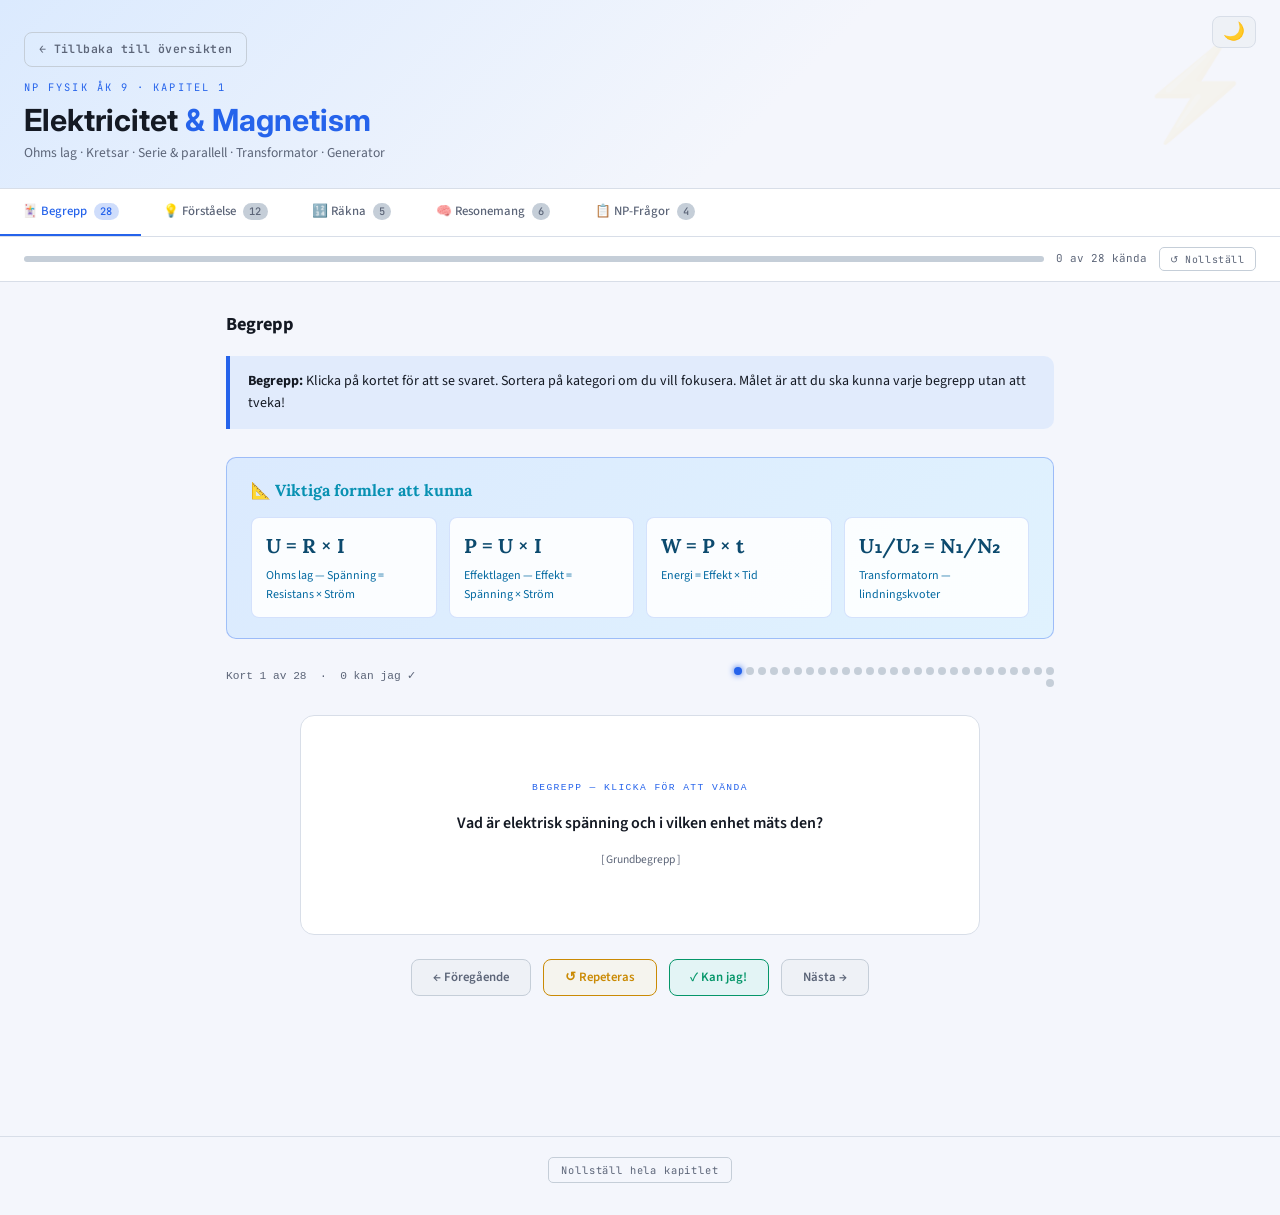
<file: fysik_el_magnetism.html>
<!DOCTYPE html>
<html lang="sv">
<head>
<meta charset="UTF-8">
<meta name="viewport" content="width=device-width, initial-scale=1.0">
<title>Fysik åk 9 – Elektricitet & Magnetism</title>
<script src="theme-head.js"></script>
<link href="https://fonts.googleapis.com/css2?family=Inter:wght@400;500;600;700&family=JetBrains+Mono:wght@400;600&family=Lora:wght@400;600;700&family=Source+Sans+3:wght@300;400;600;700&display=swap" rel="stylesheet">
<style>
  :root {
    --bg: #f4f6fc;
    --surface: #eef1f8;
    --card: #ffffff;
    --white: #ffffff;
    --text: #141923;
    --muted: #5c6578;
    --border: #d8dee8;
    --accent: #2563eb;
    --accent2: #0891b2;
    --accent-light: rgba(58, 142, 255, 0.12);
    --accent-hover: #1d4ed8;
    --green: #059669;
    --green-light: rgba(5, 150, 105, 0.1);
    --red: #dc2626;
    --red-light: rgba(220, 38, 38, 0.1);
    --orange: #ea580c;
    --orange-light: rgba(234, 88, 12, 0.12);
    --yellow-light: rgba(202, 138, 4, 0.08);
    --warn: #ca8a04;
    --good: var(--green);
    --mono: ui-monospace, 'Cascadia Code', monospace;
    --card2: #eef1f6;
    --border2: #c5ced8;
    --shadow: 0 4px 24px rgba(0, 0, 0, 0.06);
    --shadow-lg: 0 8px 32px rgba(0, 0, 0, 0.1);
    --radius: 10px;
    --bad: var(--red);
    --accent3: var(--green);
    --header-grad-start: #dbeafe;
    --card-back-muted: #4b5563;
    --formula-grad-a: #dbeafe;
    --formula-grad-b: #e0f2fe;
    --formula-card-text: #0f172a;
    --formula-border: rgba(37, 99, 235, 0.35);
    --formula-item-bg: rgba(255, 255, 255, 0.88);
    --formula-item-border: rgba(37, 99, 235, 0.18);
    --formula-eq: #0c4a6e;
    --formula-desc: #0369a1;
  }
  [data-theme="dark"] {
    --bg: #0b0f1a;
    --surface: #131825;
    --card: #1c2235;
    --white: #1c2235;
    --text: #dde3f5;
    --muted: #94a3b8;
    --border: #273050;
    --accent: #3a8eff;
    --accent2: #00d4ff;
    --accent-light: rgba(58, 142, 255, 0.15);
    --accent-hover: #5298ff;
    --green: #06d6a0;
    --green-light: rgba(6, 214, 160, 0.12);
    --red: #ff4d6d;
    --red-light: rgba(255, 77, 109, 0.12);
    --orange: #fb923c;
    --orange-light: rgba(251, 146, 60, 0.14);
    --yellow-light: rgba(255, 210, 63, 0.1);
    --warn: #ffd23f;
    --good: var(--green);
    --mono: ui-monospace, 'Cascadia Code', monospace;
    --card2: #161b2a;
    --border2: #2d3a55;
    --shadow: 0 4px 24px rgba(0, 0, 0, 0.35);
    --shadow-lg: 0 8px 32px rgba(0, 0, 0, 0.45);
    --radius: 10px;
    --bad: var(--red);
    --accent3: var(--green);
    --header-grad-start: #020e2a;
    --card-back-muted: #cbd5e1;
    --formula-grad-a: #051525;
    --formula-grad-b: #0a2040;
    --formula-card-text: #fff;
    --formula-border: rgba(58, 142, 255, 0.35);
    --formula-item-bg: rgba(255, 255, 255, 0.08);
    --formula-item-border: rgba(255, 255, 255, 0.12);
    --formula-eq: #fff;
    --formula-desc: var(--muted);
  }

  *, *::before, *::after { box-sizing: border-box; margin: 0; padding: 0; }

  body {
    font-family: 'Source Sans 3', sans-serif;
    background: var(--bg);
    color: var(--text);
    font-size: 16px;
    line-height: 1.6;
    min-height: 100vh;
  }

  /* ── HEADER (samma mönster som kapitel 7–9) ── */
  .header {
    background: linear-gradient(135deg, var(--header-grad-start) 0%, var(--bg) 60%);
    border-bottom: 1px solid var(--border);
    padding: 2rem 1.5rem 1.5rem;
    position: relative;
    overflow: hidden;
    z-index: 1;
  }
  .header::before {
    content: '⚡';
    position: absolute;
    right: 1.5rem;
    top: 50%;
    transform: translateY(-50%);
    font-size: 6rem;
    opacity: 0.06;
    pointer-events: none;
  }
  .chapter-tag {
    font-family: 'JetBrains Mono', var(--mono);
    font-size: 0.65rem;
    letter-spacing: 0.2em;
    color: var(--accent);
    text-transform: uppercase;
    margin-bottom: 0.5rem;
  }
  .header h1 {
    font-family: 'Inter', 'Source Sans 3', sans-serif;
    font-size: 1.9rem;
    font-weight: 700;
    color: var(--text);
    margin-bottom: 0.3rem;
    line-height: 1.15;
  }
  .header h1 span { color: var(--accent); }
  .header p { font-size: 0.85rem; color: var(--muted); line-height: 1.5; }
  .back-link {
    position: relative;
    z-index: 2;
    display: inline-flex;
    align-items: center;
    gap: 0.4rem;
    font-family: 'JetBrains Mono', var(--mono);
    font-size: 0.72rem;
    font-weight: 600;
    letter-spacing: 0.04em;
    color: var(--muted);
    text-decoration: none;
    margin-bottom: 0.75rem;
    padding: 0.45rem 0.85rem;
    border-radius: 8px;
    border: 1px solid var(--border2);
    background: rgba(255, 255, 255, 0.04);
    transition: color 0.15s, border-color 0.15s, background 0.15s;
  }
  .back-link:hover {
    color: var(--accent);
    border-color: var(--accent);
    background: rgba(255, 255, 255, 0.07);
  }

  .tab-progress-area {
    padding: 0.65rem 1.5rem;
    background: var(--card);
    border-bottom: 1px solid var(--border);
    position: relative;
    z-index: 1;
  }
  .tab-progress-strip { display: none; align-items: center; gap: 0.75rem; flex-wrap: wrap; }
  .tab-progress-strip.active { display: flex; }
  .tab-progress-strip--actions-only { justify-content: flex-end; }
  .tab-progress-bar-bg { flex: 1; min-width: 72px; height: 6px; background: var(--border2); border-radius: 3px; overflow: hidden; }
  .tab-progress-bar-fg {
    height: 100%;
    border-radius: 3px;
    background: linear-gradient(90deg, var(--accent), var(--accent2));
    width: 0%;
    transition: width 0.35s ease;
  }
  .tab-progress-text { font-family: 'JetBrains Mono', var(--mono); font-size: 0.68rem; color: var(--muted); white-space: nowrap; }
  .tab-reset-btn {
    font-family: 'JetBrains Mono', var(--mono);
    font-size: 0.62rem;
    padding: 0.28rem 0.65rem;
    border: 1px solid var(--border2);
    background: transparent;
    color: var(--muted);
    border-radius: 5px;
    cursor: pointer;
    letter-spacing: 0.06em;
    flex-shrink: 0;
    transition: all 0.15s;
  }
  .tab-reset-btn:hover { color: var(--accent); border-color: var(--accent); }
  .chapter-footer {
    margin-top: 2.5rem;
    padding: 1.25rem 1.5rem 2rem;
    border-top: 1px solid var(--border);
    text-align: center;
    background: var(--bg);
  }
  .reset-btn {
    font-family: 'JetBrains Mono', var(--mono);
    font-size: 0.65rem;
    padding: 0.3rem 0.8rem;
    border: 1px solid var(--border2);
    background: transparent;
    color: var(--muted);
    border-radius: 5px;
    cursor: pointer;
    letter-spacing: 0.08em;
    transition: all 0.15s;
  }
  .reset-btn:hover { color: var(--accent); border-color: var(--accent); }

  /* ── TABS ────────────────────────────────── */
  .tabs {
    display: flex;
    background: var(--card);
    border-bottom: 1px solid var(--border);
    overflow-x: auto;
    scrollbar-width: none;
  }
  .tabs::-webkit-scrollbar { display: none; }
  .tab-btn {
    flex-shrink: 0;
    background: none;
    border: none;
    border-bottom: 2px solid transparent;
    padding: 0.85rem 1.4rem;
    font-family: 'Source Sans 3', sans-serif;
    font-size: 0.8rem;
    font-weight: 500;
    color: var(--muted);
    cursor: pointer;
    transition: color 0.15s, border-color 0.15s;
    white-space: nowrap;
    display: flex;
    align-items: center;
    gap: 0.4rem;
  }
  .tab-btn:hover { color: var(--text); }
  .tab-btn.active { color: var(--accent); border-bottom-color: var(--accent); }
  .tab-count {
    font-family: 'JetBrains Mono', var(--mono);
    font-size: 0.65rem;
    background: var(--border2);
    padding: 0.1rem 0.4rem;
    border-radius: 10px;
  }
  .tab-btn.active .tab-count {
    background: color-mix(in srgb, var(--accent) 22%, transparent);
    color: var(--accent);
  }

  /* ── CONTENT WRAPPER ─────────────────────── */
  .content {
    max-width: 860px;
    margin: 0 auto;
    padding: 28px 16px 60px;
  }
  .section { display: none; }
  .section.active { display: block; }

  .section-intro {
    background: rgba(58, 142, 255, 0.1);
    border-left: 4px solid var(--accent);
    border-radius: 0 var(--radius) var(--radius) 0;
    padding: 14px 18px;
    margin-bottom: 28px;
    font-size: 14px;
    color: var(--text);
  }
  .section-intro strong { font-weight: 700; }

  /* ── FLASHCARDS (samma struktur som kärnfysik) ──────────────────────────── */
  .card-meta {
    display: flex;
    justify-content: space-between;
    align-items: center;
    margin-bottom: 1rem;
  }
  .card-meta-left {
    font-family: var(--mono);
    font-size: 0.7rem;
    color: var(--muted);
  }
  .card-progress-dots {
    display: flex;
    gap: 4px;
    flex-wrap: wrap;
    max-width: 320px;
    justify-content: flex-end;
  }
  .dot {
    width: 8px;
    height: 8px;
    border-radius: 50%;
    background: var(--border2);
    transition: background 0.2s;
  }
  .dot.good { background: var(--good); }
  .dot.skip { background: var(--warn); }
  .dot.current { background: var(--accent); box-shadow: 0 0 6px var(--accent); }

  .flashcard-scene {
    perspective: 1000px;
    width: 100%;
    max-width: 680px;
    height: 220px;
    margin: 0 auto 1.5rem;
    cursor: pointer;
  }
  .flashcard-inner {
    width: 100%;
    height: 100%;
    position: relative;
    transform-style: preserve-3d;
    transition: transform 0.45s cubic-bezier(.4,0,.2,1);
  }
  .flashcard-inner.flipped { transform: rotateY(180deg); }

  .card-side {
    position: absolute;
    inset: 0;
    backface-visibility: hidden;
    -webkit-backface-visibility: hidden;
    border-radius: 14px;
    border: 1px solid var(--border);
    display: flex;
    flex-direction: column;
    align-items: center;
    justify-content: center;
    padding: 2rem;
    text-align: center;
  }
  .card-front { background: var(--card); }
  .card-back {
    background: var(--card2);
    transform: rotateY(180deg);
  }
  .card-side-label {
    font-family: var(--mono);
    font-size: 0.6rem;
    letter-spacing: 0.15em;
    text-transform: uppercase;
    color: var(--muted);
    margin-bottom: 1rem;
  }
  .card-front .card-side-label { color: var(--accent); }
  .card-text {
    font-family: 'Source Sans 3', sans-serif;
    font-size: 1rem;
    font-weight: 600;
    line-height: 1.5;
    color: var(--text);
    white-space: pre-line;
  }
  .card-back .card-text {
    font-size: 0.9rem;
    font-weight: 400;
    color: var(--card-back-muted);
  }
  .card-hint { margin-top: 1rem; font-size: 0.72rem; color: var(--muted); }

  .card-actions {
    display: flex;
    gap: 0.75rem;
    justify-content: center;
    margin-bottom: 2.5rem;
    flex-wrap: wrap;
  }
  .card-btn {
    font-family: 'Source Sans 3', sans-serif;
    font-size: 0.8rem;
    font-weight: 600;
    padding: 0.55rem 1.3rem;
    border-radius: 8px;
    border: 1px solid var(--border2);
    background: var(--card2);
    color: var(--muted);
    cursor: pointer;
    transition: all 0.15s;
    display: flex;
    align-items: center;
    gap: 0.4rem;
  }
  .card-btn:hover { color: var(--text); border-color: #3a4562; }
  .card-btn.good { border-color: var(--good); color: var(--good); background: rgba(6, 214, 160, 0.07); }
  .card-btn.good:hover { background: rgba(6, 214, 160, 0.15); }
  .card-btn.skip { border-color: var(--warn); color: var(--warn); background: rgba(255, 210, 63, 0.07); }
  .card-btn.skip:hover { background: rgba(255, 210, 63, 0.15); }

  .repeat-toolbar {
    display: flex;
    flex-wrap: wrap;
    gap: 0.5rem;
    justify-content: center;
    align-items: center;
    margin-bottom: 0.75rem;
  }
  .repeat-queue-btn {
    border-color: var(--warn) !important;
    color: var(--warn) !important;
    background: rgba(234, 179, 8, 0.08) !important;
  }
  .repeat-queue-btn:hover {
    background: rgba(234, 179, 8, 0.15) !important;
  }
  .repeat-mode-strip {
    display: none;
    max-width: 680px;
    margin: 0 auto 0.6rem;
    padding: 0.35rem 0.75rem;
    border-radius: 8px;
    border: 1px solid rgba(234, 179, 8, 0.35);
    background: rgba(234, 179, 8, 0.06);
    font-family: var(--mono);
    font-size: 0.65rem;
    letter-spacing: 0.06em;
    text-align: center;
    color: var(--warn);
  }

  /* ── RÄKNA (calc) ──────────────────────────── */
  .calc-card{background:var(--card);border:1px solid var(--border);border-radius:16px;padding:20px;margin-bottom:14px}
  .calc-q{font-weight:700;font-size:15px;margin-bottom:14px;line-height:1.5}
  .calc-input{display:flex;gap:8px;align-items:center;flex-wrap:wrap}
  .calc-inp{background:var(--surface);border:1px solid var(--border);color:var(--text);border-radius:8px;padding:9px 14px;font-family:'JetBrains Mono',monospace;font-size:14px;width:130px}
  .calc-inp:focus{border-color:var(--accent)}
  .calc-unit{color:var(--muted);font-size:13px}
  .btn-check{background:var(--accent);color:#fff;border:none;border-radius:8px;padding:9px 18px;cursor:pointer;font-family:'Outfit',sans-serif;font-weight:700;font-size:13px}
  .calc-result{margin-top:10px;padding:10px 14px;border-radius:10px;font-size:13px;display:none}
  .calc-result.show{display:block}
  .calc-result.ok{background:rgba(6,214,160,.1);border-left:3px solid var(--accent3);color:var(--green)}
  .calc-result.err{background:rgba(255,77,109,.1);border-left:3px solid var(--bad);color:var(--bad)}
  .formula-chip{background:rgba(58,142,255,.15);border:1px solid rgba(58,142,255,.3);border-radius:6px;padding:3px 9px;font-family:'JetBrains Mono',monospace;font-size:13px;display:inline-block;margin:2px;color:var(--accent2)}
  .fq-num{font-size:11px;font-weight:700;letter-spacing:1px;color:var(--muted);text-transform:uppercase;margin-bottom:6px}

  .btn {
    font-family: 'Source Sans 3', sans-serif;
    font-size: 14px;
    font-weight: 600;
    padding: 9px 20px;
    border-radius: 7px;
    cursor: pointer;
    transition: background .15s, transform .1s, box-shadow .15s;
    border: 2px solid transparent;
  }
  .btn:active { transform: scale(.97); }
  .btn-primary {
    background: var(--accent);
    color: #fff;
    border-color: var(--accent);
  }
  .btn-primary:hover { background: var(--accent-hover); border-color: var(--accent-hover); }
  .btn-outline {
    background: var(--surface);
    color: var(--accent);
    border-color: var(--accent);
  }
  .btn-outline:hover { background: rgba(58, 142, 255, 0.2); }
  .btn-green {
    background: var(--green);
    color: #fff;
    border-color: var(--green);
  }
  .btn-red {
    background: var(--red);
    color: #fff;
    border-color: var(--red);
  }
  .btn-sm { font-size: 13px; padding: 7px 14px; }

  /* ── FÖRSTÅELSE ──────────────────────────── */
  .question-card {
    background: var(--card);
    border: 1.5px solid var(--border);
    border-radius: var(--radius);
    padding: 24px 26px;
    margin-bottom: 20px;
    box-shadow: var(--shadow);
  }
  .question-card.done { border-color: var(--green); }
  .q-number {
    font-size: 11px;
    font-weight: 700;
    letter-spacing: .07em;
    text-transform: uppercase;
    color: var(--accent);
    margin-bottom: 6px;
  }
  .q-text {
    font-family: 'Lora', serif;
    font-size: 17px;
    font-weight: 600;
    line-height: 1.5;
    margin-bottom: 16px;
    color: var(--text);
  }
  .q-context {
    background: rgba(255, 210, 63, 0.08);
    border-left: 3px solid var(--warn);
    border-radius: 0 6px 6px 0;
    padding: 10px 14px;
    font-size: 14px;
    margin-bottom: 16px;
    color: var(--text);
  }

  /* Multiple choice */
  .mc-options { display: flex; flex-direction: column; gap: 10px; margin-bottom: 16px; }
  .mc-option {
    display: flex;
    align-items: flex-start;
    gap: 12px;
    padding: 12px 16px;
    border-radius: 8px;
    border: 2px solid var(--border);
    cursor: pointer;
    transition: all .15s;
    background: var(--surface);
  }
  .mc-option:hover:not(.disabled) { border-color: var(--accent); background: rgba(58, 142, 255, 0.1); }
  .mc-option.correct { border-color: var(--green); background: var(--green-light); }
  .mc-option.wrong { border-color: var(--red); background: var(--red-light); }
  .mc-option.disabled { cursor: default; }
  .mc-letter {
    width: 26px;
    height: 26px;
    min-width: 26px;
    border-radius: 50%;
    background: var(--border);
    display: flex;
    align-items: center;
    justify-content: center;
    font-size: 13px;
    font-weight: 700;
    color: var(--muted);
  }
  .mc-option.correct .mc-letter { background: var(--green); color: #fff; }
  .mc-option.wrong .mc-letter { background: var(--red); color: #fff; }
  .mc-text { font-size: 15px; line-height: 1.4; padding-top: 2px; }

  .feedback-box {
    display: none;
    border-radius: 8px;
    padding: 12px 16px;
    font-size: 14px;
    line-height: 1.5;
    margin-top: 12px;
  }
  .feedback-box.show { display: block; }
  .feedback-box.correct { background: var(--green-light); border-left: 3px solid var(--green); color: var(--green); }
  .feedback-box.wrong { background: var(--red-light); border-left: 3px solid var(--red); color: var(--red); }
  .feedback-box.info { background: rgba(58, 142, 255, 0.12); border-left: 3px solid var(--accent); color: var(--text); }

  /* Open questions */
  .open-textarea {
    width: 100%;
    border: 2px solid var(--border);
    border-radius: 8px;
    padding: 12px 14px;
    font-family: 'Source Sans 3', sans-serif;
    font-size: 15px;
    line-height: 1.5;
    resize: vertical;
    min-height: 90px;
    margin-bottom: 12px;
    transition: border-color .2s;
    background: var(--bg);
    color: var(--text);
  }
  .open-textarea:focus { border-color: var(--accent); background: var(--surface); }

  .model-answer {
    display: none;
    background: rgba(58, 142, 255, 0.08);
    border: 1.5px solid rgba(58, 142, 255, 0.35);
    border-radius: 8px;
    padding: 14px 16px;
    margin-top: 12px;
  }
  .model-answer.show { display: block; }
  .model-answer-label {
    font-size: 11px;
    font-weight: 700;
    letter-spacing: .07em;
    text-transform: uppercase;
    color: var(--accent2);
    margin-bottom: 6px;
  }
  .model-answer-text { font-size: 14px; line-height: 1.55; color: var(--text); }
  .model-answer-text strong { color: var(--accent); }

  /* ── RESONEMANG ──────────────────────────── */
  .resonemang-card {
    background: var(--card);
    border: 1.5px solid var(--border);
    border-radius: var(--radius);
    padding: 26px;
    margin-bottom: 24px;
    box-shadow: var(--shadow);
  }
  .res-tag {
    display: inline-block;
    font-size: 11px;
    font-weight: 700;
    letter-spacing: .07em;
    text-transform: uppercase;
    padding: 3px 9px;
    border-radius: 4px;
    margin-bottom: 12px;
    background: var(--orange-light);
    color: var(--orange);
  }
  .res-tag.np { background: rgba(139, 92, 246, 0.18); color: var(--text); }
  .res-scenario {
    background: var(--surface);
    border-radius: 8px;
    padding: 14px 16px;
    font-size: 15px;
    margin-bottom: 18px;
    border: 1.5px solid var(--border);
    font-style: italic;
    color: var(--muted);
  }
  .res-steps { display: flex; flex-direction: column; gap: 16px; }
  .res-step {
    background: var(--surface);
    border-radius: 8px;
    padding: 14px 16px;
    border: 1.5px solid var(--border);
  }
  .res-step-label {
    font-size: 12px;
    font-weight: 700;
    letter-spacing: .06em;
    text-transform: uppercase;
    color: var(--accent);
    margin-bottom: 6px;
  }
  .res-step-q { font-size: 15px; font-weight: 600; margin-bottom: 10px; line-height: 1.4; }
  .res-step-level {
    font-size: 11px;
    color: var(--muted);
    display: inline-block;
    padding: 2px 7px;
    border-radius: 4px;
    background: var(--border);
    margin-bottom: 8px;
  }

  /* ── NP-FRÅGOR ───────────────────────────── */
  .np-card {
    background: var(--card);
    border: 1.5px solid var(--border);
    border-radius: var(--radius);
    padding: 24px 26px;
    margin-bottom: 20px;
    box-shadow: var(--shadow);
  }
  .np-header {
    display: flex;
    align-items: center;
    gap: 10px;
    margin-bottom: 14px;
    flex-wrap: wrap;
  }
  .np-year {
    font-size: 12px;
    font-weight: 700;
    background: rgba(139, 92, 246, 0.18);
    color: var(--text);
    padding: 3px 9px;
    border-radius: 4px;
    letter-spacing: .05em;
  }
  .np-level {
    font-size: 12px;
    font-weight: 600;
    padding: 3px 9px;
    border-radius: 4px;
  }
  .np-level.E { background: rgba(6, 214, 160, 0.15); color: #34d399; }
  .np-level.C { background: rgba(58, 142, 255, 0.12); color: #60a5fa; }
  .np-level.A { background: rgba(255, 210, 63, 0.12); color: #fcd34d; }
  .np-level.mixed { background: var(--orange-light); color: var(--orange); }

  /* ── SCORE TRACKER ───────────────────────── */
  .score-panel {
    background: var(--card);
    border: 1.5px solid var(--border);
    border-radius: var(--radius);
    padding: 16px 20px;
    margin-bottom: 24px;
    display: flex;
    align-items: center;
    gap: 20px;
    flex-wrap: wrap;
    box-shadow: var(--shadow);
  }
  .score-item { text-align: center; }
  .score-num {
    font-family: 'Lora', serif;
    font-size: 28px;
    font-weight: 700;
    color: var(--accent);
    line-height: 1;
  }
  .score-label { font-size: 12px; color: var(--muted); margin-top: 2px; }
  .score-divider { width: 1px; height: 40px; background: var(--border); }

  /* ── SUMMARY / COMPLETED ─────────────────── */
  .congrats-box {
    text-align: center;
    padding: 40px 24px;
    background: var(--card);
    border-radius: var(--radius);
    border: 1.5px solid var(--border);
    box-shadow: var(--shadow-lg);
  }
  .congrats-emoji { font-size: 48px; margin-bottom: 12px; }
  .congrats-title { font-family: 'Lora', serif; font-size: 26px; font-weight: 700; margin-bottom: 8px; }
  .congrats-sub { color: var(--muted); font-size: 16px; margin-bottom: 24px; }

  /* ── FORMULA BOX ─────────────────────────── */
  .formula-card {
    background: linear-gradient(135deg, var(--formula-grad-a), var(--formula-grad-b));
    color: var(--formula-card-text);
    border-radius: var(--radius);
    padding: 20px 24px;
    margin-bottom: 28px;
    border: 1px solid var(--formula-border);
  }
  .formula-card h3 {
    font-family: 'Lora', serif;
    font-size: 16px;
    margin-bottom: 14px;
    color: var(--accent2);
  }
  .formula-grid {
    display: grid;
    grid-template-columns: repeat(auto-fit, minmax(160px, 1fr));
    gap: 12px;
  }
  .formula-item {
    background: var(--formula-item-bg);
    border-radius: 8px;
    padding: 12px 14px;
    border: 1px solid var(--formula-item-border);
  }
  .formula-eq {
    font-size: 20px;
    font-weight: 700;
    font-family: 'Lora', serif;
    color: var(--formula-eq);
    margin-bottom: 4px;
  }
  .formula-desc { font-size: 12px; color: var(--formula-desc); }

  /* ── RESPONSIVE ──────────────────────────── */
  @media (max-width: 600px) {
    .tabs { gap: 0; overflow-x: auto; padding-bottom: 0; }
    .tab-btn { font-size: 13px; padding: 9px 12px; }
    .card-text { font-size: 0.95rem; }
    .q-text { font-size: 16px; }
    .header h1 { font-size: 1.5rem; }
  }
</style>
<link rel="stylesheet" href="theme-ui.css">
</head>
<body>

<div class="header">
  <button type="button" class="theme-toggle" id="themeToggle" aria-label="Växla tema">🌙</button>
  <a href="index.html" class="back-link">← Tillbaka till översikten</a>
  <div class="chapter-tag">NP Fysik åk 9 · Kapitel 1</div>
  <h1>Elektricitet <span>&amp; Magnetism</span></h1>
  <p>Ohms lag · Kretsar · Serie &amp; parallell · Transformator · Generator</p>
</div>

<div class="tabs">
  <button class="tab-btn active" onclick="showTab('begrepp', event)">🃏 Begrepp <span class="tab-count" id="badge-begrepp">28</span></button>
  <button class="tab-btn" onclick="showTab('forstaaelse', event)">💡 Förståelse <span class="tab-count" id="badge-forstaaelse">12</span></button>
  <button class="tab-btn" onclick="showTab('rakna', event)">🔢 Räkna <span class="tab-count" id="badge-rakna">5</span></button>
  <button class="tab-btn" onclick="showTab('resonemang', event)">🧠 Resonemang <span class="tab-count" id="badge-resonemang">6</span></button>
  <button class="tab-btn" onclick="showTab('np', event)">📋 NP-Frågor <span class="tab-count" id="badge-np">4</span></button>
</div>

<div class="tab-progress-area">
  <div class="tab-progress-strip active" data-tab="begrepp">
    <div class="tab-progress-bar-bg"><div class="tab-progress-bar-fg" id="tpBar-begrepp"></div></div>
    <span class="tab-progress-text" id="tpText-begrepp">0 av 0 kända</span>
    <button type="button" class="tab-reset-btn" onclick="resetTabBegrepp()">↺ Nollställ</button>
  </div>
  <div class="tab-progress-strip" data-tab="forstaaelse">
    <div class="tab-progress-bar-bg"><div class="tab-progress-bar-fg" id="tpBar-forstaaelse"></div></div>
    <span class="tab-progress-text" id="tpText-forstaaelse">0 av 0 rätt</span>
    <button type="button" class="tab-reset-btn" onclick="resetTabForstaaelse()">↺ Nollställ</button>
  </div>
  <div class="tab-progress-strip" data-tab="rakna">
    <div class="tab-progress-bar-bg"><div class="tab-progress-bar-fg" id="tpBar-rakna"></div></div>
    <span class="tab-progress-text" id="tpText-rakna">0 av 0 rätt</span>
    <button type="button" class="tab-reset-btn" onclick="resetTabRakna()">↺ Nollställ</button>
  </div>
  <div class="tab-progress-strip tab-progress-strip--actions-only" data-tab="resonemang">
    <button type="button" class="tab-reset-btn" onclick="resetTabResonemang()">↺ Nollställ</button>
  </div>
  <div class="tab-progress-strip tab-progress-strip--actions-only" data-tab="np">
    <button type="button" class="tab-reset-btn" onclick="resetTabNp()">↺ Nollställ</button>
  </div>
</div>

<!-- ══════════════════════════════════════════
     SEKTION 1: BEGREPP (FLASHCARDS)
═══════════════════════════════════════════ -->
<div class="content">
<div id="sec-begrepp" class="section active">
  <h2 class="tab-section-h2">Begrepp</h2>

  <div class="section-intro">
    <strong>Begrepp:</strong> Klicka på kortet för att se svaret. Sortera på kategori om du vill fokusera. Målet är att du ska kunna varje begrepp utan att tveka!
  </div>

  <div class="formula-card">
    <h3>📐 Viktiga formler att kunna</h3>
    <div class="formula-grid">
      <div class="formula-item">
        <div class="formula-eq">U = R × I</div>
        <div class="formula-desc">Ohms lag — Spänning = Resistans × Ström</div>
      </div>
      <div class="formula-item">
        <div class="formula-eq">P = U × I</div>
        <div class="formula-desc">Effektlagen — Effekt = Spänning × Ström</div>
      </div>
      <div class="formula-item">
        <div class="formula-eq">W = P × t</div>
        <div class="formula-desc">Energi = Effekt × Tid</div>
      </div>
      <div class="formula-item">
        <div class="formula-eq">U₁/U₂ = N₁/N₂</div>
        <div class="formula-desc">Transformatorn — lindningskvoter</div>
      </div>
    </div>
  </div>

  <div class="card-meta">
    <div class="card-meta-left">Kort <span id="cardIdx">1</span> av <span id="cardTotal">28</span> &nbsp;·&nbsp; <span id="cardGoodCount">0</span> kan jag ✓</div>
    <div class="card-progress-dots" id="dotRow"></div>
  </div>

  <div class="repeat-toolbar">
    <button type="button" class="card-btn repeat-queue-btn" id="btnEnterRepeat" onclick="enterRepeatMode()" style="display:none">↺ Öva repeteras (<span id="skipCount">0</span> st)</button>
    <button type="button" class="card-btn" id="btnShowAll" onclick="exitRepeatMode()" style="display:none">Visa alla kort</button>
  </div>

  <div class="repeat-mode-strip" id="repeatModeStrip" aria-live="polite">Repetera-läge · <span id="repeatLeftCount">0</span> kvar</div>

  <div class="flashcard-scene" role="button" tabindex="0" aria-label="Flashkort — klicka för att vända" onclick="flipCard()" onkeydown="if(event.key==='Enter'||event.key===' '){event.preventDefault();flipCard();}">
    <div class="flashcard-inner" id="fcInner">
      <div class="card-side card-front">
        <div class="card-side-label">Begrepp — klicka för att vända</div>
        <div class="card-text" id="fcFront">...</div>
        <div class="card-hint" id="fcHint"></div>
      </div>
      <div class="card-side card-back">
        <div class="card-side-label">Förklaring</div>
        <div class="card-text" id="fcBack">...</div>
      </div>
    </div>
  </div>

  <div class="card-actions">
    <button class="card-btn" onclick="prevCard()">← Föregående</button>
    <button class="card-btn skip" onclick="markCard('skip')">↺ Repeteras</button>
    <button class="card-btn good" onclick="markCard('good')">✓ Kan jag!</button>
    <button class="card-btn" onclick="nextCard()">Nästa →</button>
  </div>

</div>

<!-- ══════════════════════════════════════════
     SEKTION 2: FÖRSTÅELSE
═══════════════════════════════════════════ -->
<div id="sec-forstaaelse" class="section">
  <h2 class="tab-section-h2">Förståelse</h2>

  <div class="section-intro">
    <strong>Förståelse:</strong> Här tränar du på att förklara och analysera — precis som på E- och C-nivå i provet. Välj rätt svar eller skriv din förklaring och jämför sedan med modelsvaret.
  </div>

  <div class="score-panel">
    <div class="score-item"><div class="score-num" id="fScore">0</div><div class="score-label">Rätt svar</div></div>
    <div class="score-divider"></div>
    <div class="score-item"><div class="score-num" id="fTotal">12</div><div class="score-label">Frågor totalt</div></div>
    <div class="score-divider"></div>
    <div class="score-item"><div class="score-num" id="fPct">0%</div><div class="score-label">Andel rätt</div></div>
  </div>

  <!-- F1 -->
  <div class="question-card" id="fq1">
    <div class="q-number">Fråga 1 · Grundbegrepp</div>
    <div class="q-text">En elektrisk krets fungerar bara om den är sluten. Vad betyder det att en krets är "sluten"?</div>
    <div class="mc-options">
      <div class="mc-option" onclick="checkMC(this, 'fq1', false, 'A')"><div class="mc-letter">A</div><div class="mc-text">Det finns en strömbrytare i kretsen</div></div>
      <div class="mc-option" onclick="checkMC(this, 'fq1', true, 'B')"><div class="mc-letter">B</div><div class="mc-text">Det finns en obruten ledningsväg hela varvet runt — från plus, genom komponenter, tillbaka till minus</div></div>
      <div class="mc-option" onclick="checkMC(this, 'fq1', false, 'C')"><div class="mc-letter">C</div><div class="mc-text">Kretsen innehåller minst en lampa och ett batteri</div></div>
      <div class="mc-option" onclick="checkMC(this, 'fq1', false, 'D')"><div class="mc-letter">D</div><div class="mc-text">Kretsen skyddas av en säkring</div></div>
    </div>
    <div class="feedback-box" id="fb-fq1"></div>
  </div>

  <!-- F2 -->
  <div class="question-card" id="fq2">
    <div class="q-number">Fråga 2 · Ohms lag</div>
    <div class="q-text">En lampa har resistansen 20 Ω och är kopplad till ett batteri med spänningen 6 V. Hur stor är strömmen genom lampan?</div>
    <div class="mc-options">
      <div class="mc-option" onclick="checkMC(this, 'fq2', false, 'A')"><div class="mc-letter">A</div><div class="mc-text">120 A</div></div>
      <div class="mc-option" onclick="checkMC(this, 'fq2', true, 'B')"><div class="mc-letter">B</div><div class="mc-text">0,3 A</div></div>
      <div class="mc-option" onclick="checkMC(this, 'fq2', false, 'C')"><div class="mc-letter">C</div><div class="mc-text">3,3 A</div></div>
      <div class="mc-option" onclick="checkMC(this, 'fq2', false, 'D')"><div class="mc-letter">D</div><div class="mc-text">14 A</div></div>
    </div>
    <div class="feedback-box" id="fb-fq2"></div>
  </div>

  <!-- F3 -->
  <div class="question-card" id="fq3">
    <div class="q-number">Fråga 3 · Serie- och parallellkoppling</div>
    <div class="q-text">Lampor i ditt hem är parallellkopplade — inte seriekopplade. Vilket av dessa påståenden förklarar bäst varför?</div>
    <div class="mc-options">
      <div class="mc-option" onclick="checkMC(this, 'fq3', false, 'A')"><div class="mc-letter">A</div><div class="mc-text">Parallellkoppling gör att alla lampor lyser svagare, vilket sparar energi</div></div>
      <div class="mc-option" onclick="checkMC(this, 'fq3', false, 'B')"><div class="mc-letter">B</div><div class="mc-text">Vid seriekoppling delar lamporna på strömmen och lyser starkare</div></div>
      <div class="mc-option" onclick="checkMC(this, 'fq3', true, 'C')"><div class="mc-letter">C</div><div class="mc-text">Vid parallellkoppling har varje lampa full spänning och de fungerar oberoende — slocknar en, lyser de andra ändå</div></div>
      <div class="mc-option" onclick="checkMC(this, 'fq3', false, 'D')"><div class="mc-letter">D</div><div class="mc-text">Seriekoppling kräver for&#xe5; stor kabeldimension</div></div>
    </div>
    <div class="feedback-box" id="fb-fq3"></div>
  </div>

  <!-- F4 - BRÖDROST VT18 -->
  <div class="question-card" id="fq4">
    <div class="q-number">Fråga 4 · Resistans &amp; värme — liknande NP 2018</div>
    <div class="q-text">Inuti en brödrost finns ledningstrådar. När brödrosten används blir trådarna väldigt varma, men inte sladden som går till vägguttaget. Vilket påstående förklarar varför?</div>
    <div class="mc-options">
      <div class="mc-option" onclick="checkMC(this, 'fq4', true, 'A')"><div class="mc-letter">A</div><div class="mc-text">Trådarna inuti brödrosten har en högre resistans än sladden — högre resistans ger mer värmeutveckling</div></div>
      <div class="mc-option" onclick="checkMC(this, 'fq4', false, 'B')"><div class="mc-letter">B</div><div class="mc-text">Trådarna inuti brödrosten har lägre resistans än sladden</div></div>
      <div class="mc-option" onclick="checkMC(this, 'fq4', false, 'C')"><div class="mc-letter">C</div><div class="mc-text">Trådarna inuti brödrosten har högre ström än sladden</div></div>
      <div class="mc-option" onclick="checkMC(this, 'fq4', false, 'D')"><div class="mc-letter">D</div><div class="mc-text">Sladden är gjord av ett annat material som inte kan ledas</div></div>
    </div>
    <div class="feedback-box" id="fb-fq4"></div>
  </div>

  <!-- F5 -->
  <div class="question-card" id="fq5">
    <div class="q-number">Fråga 5 · Elsäkerhet</div>
    <div class="q-text">En jordfelsbrytare skiljer sig från en vanlig säkring. Vad är den viktigaste skillnaden med vad en jordfelsbrytare skyddar mot?</div>
    <div class="mc-options">
      <div class="mc-option" onclick="checkMC(this, 'fq5', false, 'A')"><div class="mc-letter">A</div><div class="mc-text">Den skyddar mot för hög spänning</div></div>
      <div class="mc-option" onclick="checkMC(this, 'fq5', false, 'B')"><div class="mc-letter">B</div><div class="mc-text">Den skyddar mot för hög resistans i kretsen</div></div>
      <div class="mc-option" onclick="checkMC(this, 'fq5', true, 'C')"><div class="mc-letter">C</div><div class="mc-text">Den bryter strömmen om el läcker ut via en person (strömläckage) — skyddar mot elstöt och brand</div></div>
      <div class="mc-option" onclick="checkMC(this, 'fq5', false, 'D')"><div class="mc-letter">D</div><div class="mc-text">Den skyddar mot blixtnedslag</div></div>
    </div>
    <div class="feedback-box" id="fb-fq5"></div>
  </div>

  <!-- F6 -->
  <div class="question-card" id="fq6">
    <div class="q-number">Fråga 6 · Magnetism</div>
    <div class="q-text">En elektromagnet kan stängas av och sättas på. En vanlig permanent magnet kan inte det. Vad gör en elektromagnet magnetisk?</div>
    <textarea class="open-textarea" id="ota-fq6" placeholder="Skriv din förklaring här..." aria-label="Förståelsefråga 6: skriv förklaring"></textarea>
    <div style="display:flex;gap:10px;">
      <button class="btn btn-outline btn-sm" onclick="showModel('fq6')">Visa modellsvar</button>
    </div>
    <div class="model-answer" id="ma-fq6">
      <div class="model-answer-label">📖 Modellsvar</div>
      <div class="model-answer-text">En elektromagnet fungerar tack vare att en <strong>elektrisk ström</strong> flödar genom en spole av ledningsträd lindad runt en järnkärna. Ström skapar alltid ett <strong>magnetfält</strong> runt sig — ju fler lindningar och ju starkare ström, desto starkare magnet. Stänger man av strömmen försvinner magnetfältet. En permanent magnet har sina atomer permanent inriktade i en riktning och behöver ingen ström.</div>
    </div>
  </div>

  <!-- F7 -->
  <div class="question-card" id="fq7">
    <div class="q-number">Fråga 7 · Transformatorn</div>
    <div class="q-text">Varför används transformatorer när el transporteras långa sträckor i kraftledningar?</div>
    <textarea class="open-textarea" id="ota-fq7" placeholder="Skriv din förklaring här..." aria-label="Förståelsefråga 7: skriv förklaring"></textarea>
    <div style="display:flex;gap:10px;">
      <button class="btn btn-outline btn-sm" onclick="showModel('fq7')">Visa modellsvar</button>
    </div>
    <div class="model-answer" id="ma-fq7">
      <div class="model-answer-label">📖 Modellsvar</div>
      <div class="model-answer-text">En transformator <strong>höjer spänningen</strong> (och sänker strömmen proportionellt) innan elen skickas ut på kraftledningarna. Låg ström ger <strong>mindre energiförlust</strong> som värme i ledningarna (P = I² × R — värmeeffekten beror på strömmen i kvadrat). Nära slutanvändaren sänker en ny transformator spänningen till säkra 230 V. Transformatorn fungerar bara med <strong>växelström</strong>, vilket är ett skäl till att vi använder AC (växelström) i elnätet.</div>
    </div>
  </div>

  <!-- F8 -->
  <div class="question-card" id="fq8">
    <div class="q-number">Fråga 8 · Effektlagen</div>
    <div class="q-text">En hushållsapparat drar 10 A när den kopplas in på 230 V. Hur stor effekt har apparaten? Visa uträkning.</div>
    <textarea class="open-textarea" id="ota-fq8" placeholder="Skriv din uträkning och svar här..." aria-label="Förståelsefråga 8: uträkning"></textarea>
    <div style="display:flex;gap:10px;">
      <button class="btn btn-outline btn-sm" onclick="showModel('fq8')">Visa modellsvar</button>
    </div>
    <div class="model-answer" id="ma-fq8">
      <div class="model-answer-label">📖 Modellsvar</div>
      <div class="model-answer-text"><strong>Formel:</strong> P = U × I<br><strong>Indata:</strong> U = 230 V, I = 10 A<br><strong>Beräkning:</strong> P = 230 × 10 = <strong>2 300 W = 2,3 kW</strong><br><em>Det är ungefär lika kraftigt som en elspis på en platta.</em></div>
    </div>
  </div>

  <!-- F9 -->
  <div class="question-card" id="fq9">
    <div class="q-number">Fråga 9 · Statisk elektricitet &amp; influens</div>
    <div class="q-text">När du drar ett kamm genom håret och sedan håller den nära små pappersremsor — vad händer och varför?</div>
    <textarea class="open-textarea" id="ota-fq9" placeholder="Förklara med begreppen laddning och influens..." aria-label="Förståelsefråga 9: laddning och influens"></textarea>
    <div style="display:flex;gap:10px;">
      <button class="btn btn-outline btn-sm" onclick="showModel('fq9')">Visa modellsvar</button>
    </div>
    <div class="model-answer" id="ma-fq9">
      <div class="model-answer-label">📖 Modellsvar</div>
      <div class="model-answer-text">Kammen gnids mot håret och <strong>laddas negativt</strong> (tar upp elektroner). När kammen hålls nära papperet sker <strong>influens</strong>: de positiva laddningarna i papperet dras mot kammens yta och de negativa skjuts bort. Papperet får en positiv laddning närmast kammen och attraheras av den negativa kammen — <strong>olika laddningar attraherar</strong> varandra. Pappersremsorna hoppar upp mot kammen!</div>
    </div>
  </div>

  <!-- F10 -->
  <div class="question-card" id="fq10">
    <div class="q-number">Fråga 10 · Kortslutning</div>
    <div class="q-text">Vad händer i en elektrisk krets vid en kortslutning, och varför är det farligt?</div>
    <div class="mc-options">
      <div class="mc-option" onclick="checkMC(this, 'fq10', false, 'A')"><div class="mc-letter">A</div><div class="mc-text">Strömmen blir noll — kretsen stängs av</div></div>
      <div class="mc-option" onclick="checkMC(this, 'fq10', true, 'B')"><div class="mc-letter">B</div><div class="mc-text">Resistansen sjunker till nära noll, strömmen ökar enormt, ledningarna hettar upp och kan orsaka brand</div></div>
      <div class="mc-option" onclick="checkMC(this, 'fq10', false, 'C')"><div class="mc-letter">C</div><div class="mc-text">Spänningen dubbleras vilket skadar apparaterna</div></div>
      <div class="mc-option" onclick="checkMC(this, 'fq10', false, 'D')"><div class="mc-letter">D</div><div class="mc-text">Säkringen stänger av kretsen långsamt under flera timmar</div></div>
    </div>
    <div class="feedback-box" id="fb-fq10"></div>
  </div>

  <!-- F11 -->
  <div class="question-card" id="fq11">
    <div class="q-number">Fråga 11 · Generator</div>
    <div class="q-text">En generator och en motor är konstruerade på liknande sätt men gör motsatta saker. Förklara skillnaden.</div>
    <textarea class="open-textarea" id="ota-fq11" placeholder="Förklara vad en generator resp. en motor omvandlar..." aria-label="Förståelsefråga 11: generator och motor"></textarea>
    <div style="display:flex;gap:10px;">
      <button class="btn btn-outline btn-sm" onclick="showModel('fq11')">Visa modellsvar</button>
    </div>
    <div class="model-answer" id="ma-fq11">
      <div class="model-answer-label">📖 Modellsvar</div>
      <div class="model-answer-text">En <strong>generator</strong> omvandlar <em>rörelseenergi → elektrisk energi</em>. En spole roterar i ett magnetfält och en ström induceras — det är principen i vindkraft, vattenkraft och kraftverk. En <strong>motor</strong> gör tvärtom: <em>elektrisk energi → rörelseenergi</em>. Ström genom en spole i ett magnetfält skapar en kraft som roterar spolen. Båda bygger på elektromagnetisk induktion.</div>
    </div>
  </div>

  <!-- F12 -->
  <div class="question-card" id="fq12">
    <div class="q-number">Fråga 12 · Säkring &amp; NP 2016</div>
    <div class="q-text">I ett rum finns ett antal elektriska apparater, alla kopplade till samma eluttag. När alla används samtidigt bryts strömmen. Förklara varför strömmen plötsligt bryts.</div>
    <textarea class="open-textarea" id="ota-fq12" placeholder="Använd begreppen ström, överbelastning och säkring..." aria-label="Förståelsefråga 12: säkring och överbelastning"></textarea>
    <div style="display:flex;gap:10px;">
      <button class="btn btn-outline btn-sm" onclick="showModel('fq12')">Visa modellsvar</button>
    </div>
    <div class="model-answer" id="ma-fq12">
      <div class="model-answer-label">📖 Modellsvar</div>
      <div class="model-answer-text">Varje apparat drar en viss ström. När alla används <strong>summeras strömmen</strong> (parallellkoppling adderar strömmar). Om den totala strömmen överstiger säkringens märkström uppstår <strong>överbelastning</strong>. Säkringen är konstruerad för att smälta eller lösa ut när strömmen är för hög, för att skydda ledningarna från att bli för varma och orsaka brand. Ledningarna och vägguttaget är dimensionerade för en viss maximal ström.</div>
    </div>
  </div>

</div>

<!-- ══════════════════════════════════════════
     SEKTION 2.5: RÄKNA
═══════════════════════════════════════════ -->
<div id="sec-rakna" class="section">
  <h2 class="tab-section-h2">Räkna</h2>
  <div style="margin-top:16px;margin-bottom:16px;background:rgba(58,142,255,.08);border:1px solid rgba(58,142,255,.25);border-radius:12px;padding:14px;font-size:13px;line-height:1.8;color:var(--text)">
    <strong>📐 Formler att använda:</strong><br>
    <span class="formula-chip">U = R · I</span> spänning (V) = resistans (Ω) × ström (A)<br>
    <span class="formula-chip">I = U / R</span> ström (A)<br>
    <span class="formula-chip">R = U / I</span> resistans (Ω)<br>
    <span class="formula-chip">P = U · I</span> effekt (W) = spänning (V) × ström (A)<br>
    <span class="formula-chip">E = P · t</span> energi (J) = effekt (W) × tid (s)
  </div>

  <div class="calc-card">
    <div class="fq-num">Räkneuppgift 1</div>
    <div class="calc-q">En lampa är kopplad till 12 V och har en resistans på 6 Ω. Hur stor är strömmen genom lampan?</div>
    <div class="calc-input">
      <input type="number" class="calc-inp" id="r1" placeholder="?" step="0.1" aria-label="Svar: ström genom lampa i ampere">
      <span class="calc-unit">A</span>
      <button class="btn-check" onclick="chk('r1',2,'r1-res','✅ Rätt! I = U/R = 12/6 = 2 A','❌ Fel. I = U/R = 12/6 = 2 A',0.05)">Kontrollera</button>
    </div>
    <div class="calc-result" id="r1-res"></div>
  </div>

  <div class="calc-card">
    <div class="fq-num">Räkneuppgift 2</div>
    <div class="calc-q">En elmotor drar 3 A vid spänningen 230 V. Hur stor är effekten?</div>
    <div class="calc-input">
      <input type="number" class="calc-inp" id="r2" placeholder="?" step="1" aria-label="Svar: effekt för elmotor i watt">
      <span class="calc-unit">W</span>
      <button class="btn-check" onclick="chk('r2',690,'r2-res','✅ Rätt! P = U·I = 230×3 = 690 W','❌ Fel. P = U·I = 230 V × 3 A = 690 W',1)">Kontrollera</button>
    </div>
    <div class="calc-result" id="r2-res"></div>
  </div>

  <div class="calc-card">
    <div class="fq-num">Räkneuppgift 3</div>
    <div class="calc-q">En fläkt använder 60 W i 30 minuter (1800 s). Hur mycket energi förbrukar den?</div>
    <div class="calc-input">
      <input type="number" class="calc-inp" id="r3" placeholder="?" step="1000" aria-label="Svar: energi förbrukad av fläkt i joule">
      <span class="calc-unit">J</span>
      <button class="btn-check" onclick="chk('r3',108000,'r3-res','✅ Rätt! E = P·t = 60×1800 = 108 000 J','❌ Fel. E = P·t = 60 W × 1800 s = 108 000 J',1000)">Kontrollera</button>
    </div>
    <div class="calc-result" id="r3-res"></div>
  </div>

  <div class="calc-card">
    <div class="fq-num">Räkneuppgift 4</div>
    <div class="calc-q">Spänningen över ett motstånd är 9 V och strömmen är 0,5 A. Hur stor är resistansen?</div>
    <div class="calc-input">
      <input type="number" class="calc-inp" id="r4" placeholder="?" step="0.1" aria-label="Svar: resistans i ohm">
      <span class="calc-unit">Ω</span>
      <button class="btn-check" onclick="chk('r4',18,'r4-res','✅ Rätt! R = U/I = 9/0,5 = 18 Ω','❌ Fel. R = U/I = 9/0,5 = 18 Ω',0.1)">Kontrollera</button>
    </div>
    <div class="calc-result" id="r4-res"></div>
  </div>

  <div class="calc-card">
    <div class="fq-num">Räkneuppgift 5</div>
    <div class="calc-q">En glödlampa på 100 W är tänd i 2 timmar (7200 s). Hur stor är energiförbrukningen i kJ?</div>
    <div class="calc-input">
      <input type="number" class="calc-inp" id="r5" placeholder="?" step="1" aria-label="Svar: energiförbrukning för lampa i kilojoule">
      <span class="calc-unit">kJ</span>
      <button class="btn-check" onclick="chk('r5',720,'r5-res','✅ Rätt! E = 100×7200 = 720 000 J = 720 kJ','❌ Fel. E = 100 W × 7200 s = 720 000 J = 720 kJ',1)">Kontrollera</button>
    </div>
    <div class="calc-result" id="r5-res"></div>
  </div>
</div>

<!-- ══════════════════════════════════════════
     SEKTION 3: RESONEMANG
═══════════════════════════════════════════ -->
<div id="sec-resonemang" class="section">
  <h2 class="tab-section-h2">Resonemang</h2>

  <div class="section-intro">
    <strong>Resonemang:</strong> Det är här A- och C-betygen vinns! Träna på att resonera i <em>flera led</em> — att koppla orsak → konsekvens → samhällsperspektiv. Det är exakt det provet testar.
  </div>

  <!-- R1 -->
  <div class="resonemang-card">
    <span class="res-tag">Resonemang i flera led</span>
    <div class="q-text">Scenario: Din familj ska installera solpaneler hemma och behöver en transformator.</div>
    <div class="res-scenario">Solpaneler producerar likström (DC) med spänningen 48 V. Hemmet behöver 230 V växelström för att apparaterna ska fungera.</div>
    <div class="res-steps">
      <div class="res-step">
        <div class="res-step-label">Steg 1 — E-nivå</div>
        <div class="res-step-q">Vad är skillnaden mellan likström och växelström?</div>
        <textarea class="open-textarea" placeholder="Förklara med egna ord..." aria-label="Likström och växelström: skillnad"></textarea>
        <button class="btn btn-outline btn-sm" onclick="this.nextElementSibling.classList.add('show')">Visa svar</button>
        <div class="feedback-box info">Likström (DC) flödar alltid i samma riktning — som från ett batteri. Växelström (AC) byter riktning många gånger per sekund (50 Hz i Sverige). Solpaneler ger likström, elnätet använder växelström.</div>
      </div>
      <div class="res-step">
        <div class="res-step-label">Steg 2 — C-nivå</div>
        <div class="res-step-q">Varför kan man inte direkt använda en transformator för att höja DC-spänningen från 48 V till 230 V?</div>
        <textarea class="open-textarea" placeholder="Tänk på hur en transformator fungerar..." aria-label="Transformatorns funktion i solcellsinstallation"></textarea>
        <button class="btn btn-outline btn-sm" onclick="this.nextElementSibling.classList.add('show')">Visa svar</button>
        <div class="feedback-box info">En transformator fungerar genom att ett <strong>varierande magnetfält</strong> i primärspolen inducerar en ström i sekundärspolen. Likström ger ett <strong>konstant</strong> magnetfält — inget varierande fält → ingen inducerad ström → transformatorn fungerar inte. Man behöver en växelriktare (inverter) som omvandlar DC till AC först.</div>
      </div>
      <div class="res-step">
        <div class="res-step-label">Steg 3 — A-nivå</div>
        <div class="res-step-q">Resonera i två led om hur övergången till solenergi i hemmet kan påverka miljön — både positivt och negativt.</div>
        <textarea class="open-textarea" style="min-height:110px;" placeholder="Resonera: Konsekvens 1... → vilket leder till... Konsekvens 2..." aria-label="Solceller: ekonomi och miljö i två led"></textarea>
        <button class="btn btn-outline btn-sm" onclick="this.nextElementSibling.classList.add('show')">Visa modellsvar</button>
        <div class="feedback-box info"><strong>Positivt (2 led):</strong> Solpaneler producerar el utan att förbränna fossila bränslen → mindre koldioxidutsläpp → minskad växthuseffekt och klimatpåverkan. <br><br><strong>Negativt (2 led):</strong> Tillverkning av solpaneler kräver sällsynta metaller som måste brytas → gruvdrift skadar miljön lokalt och kräver energi → nettomiljövinsten tar tid att uppnå (energiåterbetalningstid ca 1–3 år).</div>
      </div>
    </div>
  </div>

  <!-- R2 -->
  <div class="resonemang-card">
    <span class="res-tag">Resonemang i flera led</span>
    <div class="q-text">Scenario: Elsäkerhet i ett gammalt hus</div>
    <div class="res-scenario">Ett 60-tal gammalt hus saknar jordfelsbrytare. Ägaren vill anlita en elektriker för att modernisera elsystemet, men undrar om det verkligen behövs.</div>
    <div class="res-steps">
      <div class="res-step">
        <div class="res-step-label">Steg 1 — E-nivå</div>
        <div class="res-step-q">Vad gör en jordfelsbrytare? Förklara hur den skiljer sig från en vanlig säkring.</div>
        <textarea class="open-textarea" placeholder="Beskriv funktionen..." aria-label="Jordfelsbrytare: funktion"></textarea>
        <button class="btn btn-outline btn-sm" onclick="this.nextElementSibling.classList.add('show')">Visa svar</button>
        <div class="feedback-box info">En <strong>säkring</strong> skyddar mot för hög ström (överbelastning och kortslutning). En <strong>jordfelsbrytare</strong> mäter skillnaden i ström mellan fasledan och nolledan — om el läcker ut via en person (strömläckage) är skillnaden > 30 mA och brytaren löser ut på millisekunder. Säkringen löser inte ut vid ett sådant litet strömläckage, men det är nog för att döda en människa.</div>
      </div>
      <div class="res-step">
        <div class="res-step-label">Steg 2 — C-nivå</div>
        <div class="res-step-q">I ett badrum är risken för elolyckor extra stor. Förklara varför med hjälp av kunskaper om ledare och isolatorer.</div>
        <textarea class="open-textarea" placeholder="Tänk på vad vatten gör med ledningsförmågan..." aria-label="Vatten och elektrisk ledningsförmåga"></textarea>
        <button class="btn btn-outline btn-sm" onclick="this.nextElementSibling.classList.add('show')">Visa svar</button>
        <div class="feedback-box info">Vatten (särskilt saltvatten/svett) är en <strong>ledare</strong> — det innehåller joner som kan transportera elektrisk laddning. Torr hud är en relativt bra <strong>isolator</strong>, men våt hud leder ström mycket bättre. I ett badrum omges man av vatten och fukt, vilket dramatiskt sänker kroppens resistans och ökar risken för att en elstöt ska bli dödlig. Strömmen kan ta vägen via kroppen till jord.</div>
      </div>
      <div class="res-step">
        <div class="res-step-label">Steg 3 — A-nivå</div>
        <div class="res-step-q">Resonera om varför det är viktigt med elsäkerhetsregler ur ett samhällsperspektiv — resonera i minst två led.</div>
        <textarea class="open-textarea" style="min-height:110px;" placeholder="Tänk: Individ → samhälle → ekonomi/miljö..." aria-label="Våt elektrisk utrustning: konsekvenser"></textarea>
        <button class="btn btn-outline btn-sm" onclick="this.nextElementSibling.classList.add('show')">Visa modellsvar</button>
        <div class="feedback-box info"><strong>Led 1:</strong> Elsäkerhetsregler minskar risken för elolyckor → färre skadade och döda privatpersoner och hantverkare, vilket minskar mänskligt lidande. <br><br><strong>Led 2:</strong> Brandfarliga installationer orsakar varje år hundratals bränder i Sverige → brandsläckning, sjukvård och återuppbyggnad kostar samhället miljarder kronor och belastar sjukvårds- och räddningstjänstresurser. Satsning på elsäkerhet är därmed ett samhällsekonomiskt lönsamt preventivt arbete.</div>
      </div>
    </div>
  </div>

  <!-- R3 -->
  <div class="resonemang-card">
    <span class="res-tag">Resonemang i flera led</span>
    <div class="q-text">Scenario: Magnetism i vardagen</div>
    <div class="res-scenario">Sjukhus använder MRI-kameror (magnetkameror) som bygger på extremt starka elektromagneter. Patienter med pace­maker får inte genomgå MRI-undersökning.</div>
    <div class="res-steps">
      <div class="res-step">
        <div class="res-step-label">Steg 1 — E-nivå</div>
        <div class="res-step-q">Vad är en elektromagnet och varför kan man reglera dess styrka?</div>
        <textarea class="open-textarea" placeholder="Förklara principen..." aria-label="Faradayinduktion: princip"></textarea>
        <button class="btn btn-outline btn-sm" onclick="this.nextElementSibling.classList.add('show')">Visa svar</button>
        <div class="feedback-box info">En elektromagnet är en spole av ledande tråd lindad runt en järnkärna. Ström genom spolen skapar ett <strong>magnetfält</strong>. Styrkan kan regleras genom att ändra strömstyrkan eller antalet lindningar. Fördelen mot en permanent magnet är att den kan stängas av.</div>
      </div>
      <div class="res-step">
        <div class="res-step-label">Steg 2 — A-nivå</div>
        <div class="res-step-q">Förklara i två led varför en patient med pacemaker inte bör genomgå MRI, och vad detta innebär för sjukvården.</div>
        <textarea class="open-textarea" style="min-height:110px;" placeholder="Led 1: Vad händer med pacemakern? Led 2: Konsekvens för patienten och sjukvårdens möjligheter..." aria-label="Pacemakern och magnetfält: resonemang i två led"></textarea>
        <button class="btn btn-outline btn-sm" onclick="this.nextElementSibling.classList.add('show')">Visa modellsvar</button>
        <div class="feedback-box info"><strong>Led 1:</strong> MRI-kamerans extremt starka magnetfält kan inducera ström i pacemakerns metalldelar och elektronik → pacemakern kan sluta fungera korrekt eller sända felaktiga pulser till hjärtat → livsfarligt för patienten. <br><br><strong>Led 2:</strong> Sjukvården måste använda alternativa undersökningsmetoder (t.ex. röntgen, ultraljud, CT) för patienter med pacemaker, vilket kan ge sämre bildkvalitet för vissa vävnadstyper. Detta begränsar diagnostiska möjligheter och kan fördröja diagnos → visar hur teknologiska landvinningar alltid medför etiska avvägningar och begränsningar.</div>
      </div>
    </div>
  </div>

  <!-- R4 -->
  <div class="resonemang-card">
    <span class="res-tag">Resonemang i flera led</span>
    <div class="q-text">Scenario: Åskväder och elektronik — NP 2018 (omarbetad)</div>
    <div class="res-scenario">Vid åskväder kan blixtar skada elektriska apparater i hemmet, till exempel TV och datorer.</div>
    <div class="res-steps">
      <div class="res-step">
        <div class="res-step-label">Steg 1 — E-nivå</div>
        <div class="res-step-q">Ge ett exempel på vad ett hushåll kan göra för att förhindra att elektriska apparater skadas vid ett åskväder.</div>
        <textarea class="open-textarea" placeholder="Beskriv en praktisk åtgärd..." aria-label="Äldre spis och jordat uttag: åtgärd"></textarea>
        <button class="btn btn-outline btn-sm" onclick="this.nextElementSibling.classList.add('show')">Visa svar</button>
        <div class="feedback-box info">Dra ur stickproppen på känsliga apparater (TV, dator) ur vägguttaget under åskvädret. En blixt kan orsaka ett kraftigt spänningsspikar i elnätet som sprider sig via ledningarna och skadar elektroniken. Alternativt: använda ett överspänningsskydd (en typ av grenuttag med inbyggt skydd).</div>
      </div>
      <div class="res-step">
        <div class="res-step-label">Steg 2 — C-nivå</div>
        <div class="res-step-q">Förklara vad som fysikaliskt händer vid ett blixtnedslag som kan skada apparaterna. Koppla till begreppen laddning, spänning och ström.</div>
        <textarea class="open-textarea" placeholder="Förklara den fysikaliska mekanismen..." aria-label="Vad händer vid kortslutning"></textarea>
        <button class="btn btn-outline btn-sm" onclick="this.nextElementSibling.classList.add('show')">Visa svar</button>
        <div class="feedback-box info">Åskmolnet bygger upp en stor negativ <strong>laddning</strong>. Marken och byggnader induceras till positiv laddning (influens). När spänningsskillnaden är tillräckligt stor bryter luftens isolerande förmåga — en gnista (blixten) uppstår. Den enorma <strong>ström</strong>pulsen kan fortplantas via elnätet som en spänningsspik med tusentals volt. Elektronik är känslig för spänningar utanför sitt normalintervall och kan bli kortsluten eller bränd.</div>
      </div>
    </div>
  </div>

  <!-- R5 -->
  <div class="resonemang-card">
    <span class="res-tag">Resonemang i flera led</span>
    <div class="q-text">Scenario: Seriekoppling i praktiken</div>
    <div class="res-scenario">Gamla julgransbelysningar bestod av lampor i serie. Nyare belysningar har lamporna parallellkopplade.</div>
    <div class="res-steps">
      <div class="res-step">
        <div class="res-step-label">Steg 1 — E-nivå</div>
        <div class="res-step-q">Beskriv skillnaden mellan serie- och parallellkoppling när det gäller vad som händer om en lampa går sönder.</div>
        <textarea class="open-textarea" placeholder="Förklara för båda kopplingstyperna..." aria-label="Serie och parallellkoppling av lampor"></textarea>
        <button class="btn btn-outline btn-sm" onclick="this.nextElementSibling.classList.add('show')">Visa svar</button>
        <div class="feedback-box info"><strong>Seriekoppling:</strong> Det finns bara en strömväg. Om en lampa går sönder (tråden bryts) bryts hela kretsen → alla lampor slocknar. <br><strong>Parallellkoppling:</strong> Varje lampa har en egen strömväg. Om en lampa går sönder fortsätter strömmen i de andra grenarna → bara den sönder lampan slocknar.</div>
      </div>
      <div class="res-step">
        <div class="res-step-label">Steg 2 — C-nivå</div>
        <div class="res-step-q">Vid seriekoppling av 10 lampor på 230 V — vilken spänning får varje lampa? Varför lyser de svagare än vid parallellkoppling?</div>
        <textarea class="open-textarea" placeholder="Räkna och förklara..." aria-label="Motstånd i serie: beräkning och förklaring"></textarea>
        <button class="btn btn-outline btn-sm" onclick="this.nextElementSibling.classList.add('show')">Visa svar</button>
        <div class="feedback-box info">Vid seriekoppling delar lamporna på den totala spänningen: 230 V ÷ 10 = <strong>23 V per lampa</strong>. En lampa konstruerad för 230 V får bara 23 V → den lyser mycket svagare. Vid parallellkoppling får varje lampa hela 230 V → full ljusstyrka. Det är varför gamla julgransbelysningar alltid var svagare och det var svårt att hitta den trasiga lampan.</div>
      </div>
    </div>
  </div>

  <!-- R6 -->
  <div class="resonemang-card">
    <span class="res-tag">Resonemang i flera led</span>
    <div class="q-text">Scenario: Säkringsplacering — liknande NP 2016</div>
    <div class="res-scenario">En elektrisk krets har fyra apparater parallellkopplade. En säkring ska skydda hela kretsen.</div>
    <div class="res-steps">
      <div class="res-step">
        <div class="res-step-label">Steg 1 — E-nivå</div>
        <div class="res-step-q">Var i kretsen ska säkringen placeras för att strömmen alltid bryts om det uppstår ett fel i NÅGON av de fyra apparaterna? Förklara varför.</div>
        <textarea class="open-textarea" placeholder="Tänk på var all ström måste passera..." aria-label="Vilken säkring löser ut först"></textarea>
        <button class="btn btn-outline btn-sm" onclick="this.nextElementSibling.classList.add('show')">Visa svar</button>
        <div class="feedback-box info">Säkringen ska placeras i <strong>huvudledningen</strong> — det vill säga i den del av kretsen som all ström måste passera, innan kretsen förgrenar sig till de fyra grenarna. Vid ett fel i vilken som helst apparat ökar strömmen i huvudledningen, och säkringen löser ut. Om säkringen placeras i en av grenarna skyddar den bara den apparat som är i just den grenen.</div>
      </div>
    </div>
  </div>

</div>

<!-- ══════════════════════════════════════════
     SEKTION 4: RIKTIGA NP-FRÅGOR
═══════════════════════════════════════════ -->
<div id="sec-np" class="section">
  <h2 class="tab-section-h2">NP-frågor</h2>

  <div class="section-intro">
    <strong>NP-Frågor:</strong> Dessa frågor är hämtade direkt ur de nationella proven 2016–2018. Träna som om det är skarpt läge — svara ordentligt innan du tittar på ledtråden.
  </div>

  <!-- NP1 -->
  <div class="np-card">
    <div class="np-header">
      <span class="np-year">NP 2018 · Delprov A1</span>
      <span class="np-level E">E-nivå</span>
    </div>
    <div class="q-text">Vad kan ett hushåll göra för att förhindra att elektriska apparater, till exempel TV och dator, skadas vid ett åskväder? Ge ett exempel.</div>
    <textarea class="open-textarea" placeholder="Skriv ditt svar..." aria-label="NP: öppet svar"></textarea>
    <button class="btn btn-outline btn-sm" onclick="this.nextElementSibling.classList.add('show')">Visa ledtråd / bedömning</button>
    <div class="model-answer">
      <div class="model-answer-label">📋 Bedömningskommentar</div>
      <div class="model-answer-text"><strong>E-nivå:</strong> Det räcker med ett korrekt exempel, t.ex. dra ur kontakten, använda ett överspänningsskydd eller koppla från antennen. <strong>C-nivå:</strong> Du kopplar åtgärden till en förklaring — t.ex. "för att undvika att spänningsspikar i elnätet når elektroniken." Inga beräkningar behövs.</div>
    </div>
  </div>

  <!-- NP2 -->
  <div class="np-card">
    <div class="np-header">
      <span class="np-year">NP 2018 · Delprov A1</span>
      <span class="np-level E">E-nivå (flerval)</span>
    </div>
    <div class="q-text">Inuti en brödrost finns det ledningstrådar. När brödrosten används blir ledningstrådarna väldigt varma men inte sladden som går från brödrosten till vägguttaget. Ett av alternativen A–D beskriver varför. Vilket?</div>
    <div class="mc-options">
      <div class="mc-option" onclick="checkMC(this, 'np2', true, 'A')"><div class="mc-letter">A</div><div class="mc-text">Trådarna inuti brödrosten har en högre resistans än sladden.</div></div>
      <div class="mc-option" onclick="checkMC(this, 'np2', false, 'B')"><div class="mc-letter">B</div><div class="mc-text">Trådarna inuti brödrosten har en lägre resistans än sladden.</div></div>
      <div class="mc-option" onclick="checkMC(this, 'np2', false, 'C')"><div class="mc-letter">C</div><div class="mc-text">Trådarna inuti brödrosten har en högre ström än sladden.</div></div>
      <div class="mc-option" onclick="checkMC(this, 'np2', false, 'D')"><div class="mc-letter">D</div><div class="mc-text">Trådarna inuti brödrosten har en lägre ström än sladden.</div></div>
    </div>
    <div class="feedback-box" id="fb-np2"></div>
  </div>

  <!-- NP3 -->
  <div class="np-card">
    <div class="np-header">
      <span class="np-year">NP 2017 · Delprov A1</span>
      <span class="np-level C">C-nivå</span>
    </div>
    <div class="q-text">I ett rum finns ett antal elektriska apparater. Alla apparater är kopplade till samma eluttag. När alla apparater används samtidigt bryts strömmen. Förklara varför strömmen plötsligt bryts när alla apparater används samtidigt.</div>
    <textarea class="open-textarea" style="min-height:100px;" placeholder="Skriv din förklaring — tänk: ström, parallellkoppling, säkring, överbelastning..." aria-label="NP: parallellkoppling och säkring"></textarea>
    <button class="btn btn-outline btn-sm" onclick="this.nextElementSibling.classList.add('show')">Visa bedömningskommentar</button>
    <div class="model-answer">
      <div class="model-answer-label">📋 Bedömningskommentar</div>
      <div class="model-answer-text"><strong>E:</strong> Säkringen löser ut / strömmen blir för stor. <br><strong>C:</strong> Förklarar att apparaterna är parallellkopplade, att strömmen i huvudledningen är summan av alla grenar, och att säkringen löser ut när gränsen överskrids för att skydda ledningarna. <br><strong>A:</strong> Nämner specifikt att säkringens funktion är att förhindra brand/överhettning, kopplar till Ohms lag eller energiförlust som värme.</div>
    </div>
  </div>

  <!-- NP4 -->
  <div class="np-card">
    <div class="np-header">
      <span class="np-year">NP 2016 · Delprov A1</span>
      <span class="np-level mixed">C–A-nivå</span>
    </div>
    <div class="q-text">Figuren visar en elektrisk krets med fyra inkopplade apparater (parallellkopplade). Apparaterna har olika effekt. I kretsen finns en säkring som gör att strömmen i kretsen bryts om det uppstår ett elektriskt fel i någon av apparaterna. I vilken av punkterna A–E ska en säkring placeras för att strömmen i kretsen ALLTID ska brytas om det uppstår ett elektriskt fel i NÅGON av apparaterna? Förklara varför.</div>
    <div class="q-context">💡 Tänk dig fyra parallella grenar och en gemensam ledning. Punkt A–D är i varje gren, punkt E är i huvudledningen (innan förgreningen).</div>
    <textarea class="open-textarea" style="min-height:100px;" placeholder="Ange vilken punkt och förklara varför just den..." aria-label="NP: värmeskydd och varm punkt i kabel"></textarea>
    <button class="btn btn-outline btn-sm" onclick="this.nextElementSibling.classList.add('show')">Visa bedömningskommentar</button>
    <div class="model-answer">
      <div class="model-answer-label">📋 Bedömningskommentar</div>
      <div class="model-answer-text"><strong>Rätt svar: Punkt E</strong> (i huvudledningen). <br><strong>Förklaring (C–A):</strong> All ström måste passera punkt E, oavsett vilken apparat som är inkopplad. Om ett fel uppstår i någon apparat ökar den totala strömmen i huvudledningen → säkringen i E löser ut. Placeras säkringen i en gren (A–D) skyddar den bara den appen — om fel uppstår i en annan gren bryts inte strömmen.</div>
    </div>
  </div>

</div>
</div><!-- /content -->

<footer class="chapter-footer">
  <button type="button" class="reset-btn" onclick="resetChapter()">Nollställ hela kapitlet</button>
</footer>

<script>
const STORAGE_KEY = 'fysik_el_magnetism';
const quizItems = Array(12).fill(null);
// ══════════════════════════════════════════
// FLASHCARD DATA
// ══════════════════════════════════════════
const allCards = [
  // GRUNDBEGREPP
  { cat:'grundbegrepp', catLabel:'Grundbegrepp', q:'Vad är elektrisk spänning och i vilken enhet mäts den?', a:'Spänning (U) är den "drivkraft" som driver elektroner genom en ledare — skillnaden i elektrisk potential. Mäts i Volt (V). Mäts med ett voltmeter parallellt i kretsen.', hint:'Symbol: U' },
  { cat:'grundbegrepp', catLabel:'Grundbegrepp', q:'Vad är elektrisk ström och i vilken enhet mäts den?', a:'Ström (I) är flödet av elektriska laddningar (elektroner) per tidsenhet i en ledare. Mäts i Ampere (A). Mäts med ett amperemeter i serie i kretsen.', hint:'Symbol: I' },
  { cat:'grundbegrepp', catLabel:'Grundbegrepp', q:'Vad är resistans och i vilken enhet mäts den?', a:'Resistans (R) är ett materials motstånd mot elektrisk ström. Mäts i Ohm (Ω). Hög resistans → liten ström vid given spänning.', hint:'Symbol: R' },
  { cat:'grundbegrepp', catLabel:'Grundbegrepp', q:'Formulera Ohms lag.', a:'U = R × I (Spänning = Resistans × Ström). Kan skrivas om: I = U/R eller R = U/I. Gäller för linjära resistorer vid konstant temperatur.', hint:'U = R × I' },
  { cat:'grundbegrepp', catLabel:'Grundbegrepp', q:'Vad är skillnaden mellan en ledare och en isolator?', a:'Ledare: material som elektroner kan röra sig fritt igenom, t.ex. koppar, silver, aluminium. Isolator: material som hindrar elektroner, t.ex. gummi, plast, glas, torr luft.', hint:'Tänk: metaller vs plast' },
  { cat:'grundbegrepp', catLabel:'Grundbegrepp', q:'Vad är statisk elektricitet?', a:'Elektrisk laddning som ansamlats på ytan av ett material (inte rör sig). Uppstår vid friktion — elektroner överförs från ett material till ett annat. Ex: gnida ballong mot håret, gå på heltäckningsmatta.', hint:'Olika laddningar attraherar, lika repellerar' },
  { cat:'grundbegrepp', catLabel:'Grundbegrepp', q:'Vad menas med influens?', a:'Influens = laddningsomfördelning i ett ledande material när det befinner sig nära en laddad kropp — utan att de rör vid varandra. Positiva och negativa laddningar förflyttas inom materialet.', hint:'Papper attraheras av kamm utan att röra vid' },

  // KRETSAR & KOPPLING
  { cat:'kretsar', catLabel:'Kretsar & koppling', q:'Vad är skillnaden mellan serie- och parallellkoppling?', a:'Seriekoppling: Alla komponenter i rad — en enda strömväg. Strömmen är samma överallt, spänningarna adderas. En trasig komponent bryter hela kretsen.\nParallellkoppling: Komponenter i parallella grenar — flera strömvägar. Spänningen är samma i alla grenar, strömmar adderas i huvudledningen.', hint:'Serie = en väg, parallell = flera vägar' },
  { cat:'kretsar', catLabel:'Kretsar & koppling', q:'Vilka symboler används i ett kopplingsschema?', a:'Batteri: lång + kort streck. Lampa: cirkel med X. Strömbrytare: öppen linje (bruten) / sluten linje. Amperemeter: cirkel med A. Voltmeter: cirkel med V. Resistor: rektangel.', hint:'Rita dem från minnet!' },
  { cat:'kretsar', catLabel:'Kretsar & koppling', q:'Hur kopplas ett amperemeter respektive voltmeter i en krets?', a:'Amperemeter kopplas i SERIE — strömmen måste flöda igenom den. Voltmeter kopplas PARALLELLT över den komponent vars spänning ska mätas — så att strömmen kan passera utanför mätaren.', hint:'A = serie, V = parallell' },
  { cat:'kretsar', catLabel:'Kretsar & koppling', q:'Vad händer med den totala resistansen när man kopplar resistorer i serie?', a:'Total resistans adderas: R_tot = R₁ + R₂ + R₃ + ... Den totala resistansen ökar ju fler komponenter man lägger till i serie.', hint:'R_tot = R₁ + R₂' },
  { cat:'kretsar', catLabel:'Kretsar & koppling', q:'Vad händer med den totala resistansen vid parallellkoppling?', a:'Den totala resistansen MINSKAR vid parallellkoppling — den är alltid lägre än den minsta grenen. Fler strömvägar = lättare för strömmen att flöda.', hint:'1/R_tot = 1/R₁ + 1/R₂' },
  { cat:'kretsar', catLabel:'Kretsar & koppling', q:'Vad är effektlagen och vad används den till?', a:'P = U × I (Effekt = Spänning × Ström). Enheten är Watt (W). Beskriver hur mycket energi per sekund som omvandlas i en komponent. Kan kombineras med Ohms lag: P = I²R eller P = U²/R.', hint:'P = U × I (Watt)' },

  // ELSÄKERHET
  { cat:'sakerhetheten', catLabel:'Elsäkerhet', q:'Vad är en kortslutning och varför är den farlig?', a:'Kortslutning uppstår när ström kan flöda direkt mellan plus och minus utan att passera någon belastning (resistans ≈ 0). Strömmen blir extremt hög → enorm värmeutveckling i ledningarna → brand och skador.', hint:'R → 0, I → ∞' },
  { cat:'sakerhetheten', catLabel:'Elsäkerhet', q:'Vad är skillnaden mellan en säkring/propp och en jordfelsbrytare?', a:'Säkring/propp: skyddar mot för hög ström (överbelastning och kortslutning) — smälter eller löser ut när ström > märkvärdet.\nJordfelsbrytare: bryter kretsen om ström läcker ut via t.ex. en människa (strömläckage > 30 mA) — skyddar mot elstöt.', hint:'Säkring = för hög ström / Jordfels = läckage' },
  { cat:'sakerhetheten', catLabel:'Elsäkerhet', q:'Vad menas med överbelastning i en elektrisk krets?', a:'Överbelastning innebär att mer ström tas ut än kretsen/ledningarna är dimensionerade för. Uppstår ofta när för många apparater kopplas in på samma krets. Ledningarna hettar upp och risk för brand uppstår. Säkringen ska lösa ut innan det sker.', hint:'För många apparater = för stor ström' },

  // MAGNETISM
  { cat:'magnetism', catLabel:'Magnetism', q:'Vad är ett magnetfält och hur visualiseras det?', a:'Magnetfältet är det kraftfält som omger en magnet och utövar kraft på magnetiska material och rörliga laddningar. Visualiseras med fältlinjer — de går från nordpol till sydpol utanför magneten, och är tätt packade där fältet är starkt.', hint:'Fältlinjer: N → S' },
  { cat:'magnetism', catLabel:'Magnetism', q:'Vilket magnetpol attraherar vilket? Vilka repellerar?', a:'Olika poler (N och S) attraherar varandra. Lika poler (N–N eller S–S) repellerar varandra. Precis som elektriska laddningar: lika laddar repellerar, olika attraherar.', hint:'Olikt → attraherar, likt → repellerar' },
  { cat:'magnetism', catLabel:'Magnetism', q:'Vad är en elektromagnet och vad avgör dess styrka?', a:'En elektromagnet är en spole av ledande tråd (ofta runt en järnkärna) som skapar ett magnetfält när ström flödar igenom. Styrkan ökar med: 1) högre ström, 2) fler lindningar, 3) järnkärna (förstärker fältet).', hint:'Spole + ström + järnkärna' },
  { cat:'magnetism', catLabel:'Magnetism', q:'Vad är jordens magnetfält och varför är det viktigt?', a:'Jordens inre flytande järnkärna genererar ett magnetfält som omger hela planeten. Det skyddar mot skadliga solvindar och kosmisk strålning. Kompassen pekar mot magnetisk nordpol (som inte sammanfaller exakt med geografisk nordpol).', hint:'Kompassnålen pekar mot magnetisk nord' },

  // GENERATOR & TRANSFORMATOR
  { cat:'generatorer', catLabel:'Generator & transformator', q:'Hur fungerar en generator? Vilken energiomvandling sker?', a:'En generator omvandlar rörelseenergi → elektrisk energi. En spole roterar i ett magnetfält (eller ett magnetfält roterar kring en spole) → ett varierande magnetfält inducerar en spänning i spolen (elektromagnetisk induktion). Producerar växelström (AC).', hint:'Rörelse → El' },
  { cat:'generatorer', catLabel:'Generator & transformator', q:'Hur fungerar en transformator? Vilka är de två delarna?', a:'En transformator består av en primärspole och en sekundärspole lindade runt en gemensam järnkärna. Växelspänning i primärspolen skapar ett varierande magnetfält som inducerar en ny spänning i sekundärspolen.\nFormel: U₁/U₂ = N₁/N₂', hint:'Fungerar bara med AC!' },
  { cat:'generatorer', catLabel:'Generator & transformator', q:'Vad är skillnaden mellan växelström och likström?', a:'Växelström (AC): ändrar riktning periodiskt, 50 gånger/sekund i Sverige (50 Hz). Används i elnätet, effektiv för transport. Likström (DC): flödar alltid i en riktning. Produceras av batterier, solceller, bränsleceller.', hint:'AC = växlar riktning, DC = en riktning' },
  { cat:'generatorer', catLabel:'Generator & transformator', q:'Varför höjs spänningen i kraftledningar med transformatorer?', a:'Hög spänning → låg ström (samma effekt: P=UI). Låg ström → mycket liten energiförlust som värme i ledningarna (P_förlust = I²R). Det är ekonomiskt och energieffektivt att transportera el vid höga spänningar (hundratusentals volt).', hint:'Höj U → sänk I → mindre förlust' },
  { cat:'generatorer', catLabel:'Generator & transformator', q:'Vad är en stegup- respektive stegner-transformator?', a:'Stegup-transformator: höjer spänningen (fler vindningar i sekundärspolen än primärspolen). Används vid kraftproduktionen för att höja spänningen till kraftledningsnätet.\nStegner-transformator: sänker spänningen (färre vindningar i sekundärspolen). Används nära konsumenter för att sänka till 230 V.', hint:'N₂ > N₁ = stegup' },
  { cat:'generatorer', catLabel:'Generator & transformator', q:'Vad är elektromagnetisk induktion?', a:'När ett magnetfält förändras (varierar) kring en ledare induceras en elektromotorisk kraft (EMK) och en ström i ledaren. Uppfanns av Faraday 1831. Principen bakom generatorer, transformatorer och induktionsladdning.', hint:'Varierande B-fält → inducerad ström' },

  // EXTRA
  { cat:'grundbegrepp', catLabel:'Grundbegrepp', q:'Vad är effekt och i vilken enhet mäts den?', a:'Effekt (P) anger hur snabbt energi omvandlas — joule per sekund. Mäts i Watt (W). En 100W lampa omvandlar 100 joule elektrisk energi per sekund till ljus och värme.', hint:'P = J/s = W' },
  { cat:'grundbegrepp', catLabel:'Grundbegrepp', q:'Hur beräknas den elektriska energin (W) från effekt och tid?', a:'W = P × t (Energi = Effekt × Tid). Om du vet kWh på elräkningen: 1 kWh = 1000 W under 1 timme. Enheten är joule (J) eller kilowattimme (kWh) för hushållsbruk.', hint:'W = P × t' },
];

// ══════════════════════════════════════════
// FLASHCARD LOGIC
// ══════════════════════════════════════════
const cardStates = {};
allCards.forEach((_, i) => { cardStates[i] = 'unseen'; });
let currentCard = 0;
let isFlipped = false;
let repeatMode = false;

function getSkipIndices() {
  return allCards.map((_, i) => i).filter(i => cardStates[i] === 'skip');
}

function updateRepeatUI() {
  const skips = getSkipIndices();
  const n = skips.length;
  const enterBtn = document.getElementById('btnEnterRepeat');
  const showAllBtn = document.getElementById('btnShowAll');
  const strip = document.getElementById('repeatModeStrip');
  const sc = document.getElementById('skipCount');
  const rl = document.getElementById('repeatLeftCount');
  if (sc) sc.textContent = n;
  if (rl) rl.textContent = n;
  if (enterBtn) enterBtn.style.display = !repeatMode && n > 0 ? 'inline-flex' : 'none';
  if (showAllBtn) showAllBtn.style.display = repeatMode ? 'inline-flex' : 'none';
  if (strip) strip.style.display = repeatMode ? 'block' : 'none';
}

function enterRepeatMode() {
  const skips = getSkipIndices();
  if (skips.length === 0) return;
  repeatMode = true;
  currentCard = skips[0];
  renderCard();
}

function exitRepeatMode() {
  repeatMode = false;
  renderCard();
}

function renderCard() {
  if (repeatMode) {
    const skips = getSkipIndices();
    if (skips.length === 0) {
      repeatMode = false;
    } else if (skips.indexOf(currentCard) === -1) {
      currentCard = skips[0];
    }
  }
  const card = allCards[currentCard];
  document.getElementById('fcFront').textContent = card.q;
  document.getElementById('fcBack').textContent = card.a;
  document.getElementById('fcHint').textContent = '[ ' + card.catLabel + ' ]';
  if (repeatMode) {
    const skips = getSkipIndices();
    const pos = skips.indexOf(currentCard);
    document.getElementById('cardIdx').textContent = pos >= 0 ? String(pos + 1) : '1';
    document.getElementById('cardTotal').textContent = String(skips.length);
  } else {
    document.getElementById('cardIdx').textContent = currentCard + 1;
    document.getElementById('cardTotal').textContent = allCards.length;
  }
  document.getElementById('fcInner').classList.remove('flipped');
  isFlipped = false;
  renderDots();
  updateRepeatUI();
  updateMainProgress();
}

function renderDots() {
  const row = document.getElementById('dotRow');
  row.innerHTML = '';
  allCards.forEach((_, i) => {
    const d = document.createElement('div');
    d.className = 'dot';
    if (i === currentCard) d.classList.add('current');
    else if (cardStates[i] === 'good') d.classList.add('good');
    else if (cardStates[i] === 'skip') d.classList.add('skip');
    row.appendChild(d);
  });
  document.getElementById('cardGoodCount').textContent = Object.values(cardStates).filter(v => v === 'good').length;
}

function flipCard() {
  isFlipped = !isFlipped;
  document.getElementById('fcInner').classList.toggle('flipped', isFlipped);
}

function markCard(state) {
  cardStates[currentCard] = state;
  if (repeatMode) {
    const skips = getSkipIndices();
    if (state === 'good') {
      if (skips.length === 0) {
        repeatMode = false;
        currentCard = 0;
        renderCard();
        return;
      }
      let next = skips.find(i => i > currentCard);
      if (next === undefined) next = skips[0];
      currentCard = next;
      renderCard();
      return;
    }
    if (skips.length === 0) {
      repeatMode = false;
      renderCard();
      return;
    }
    const pos = skips.indexOf(currentCard);
    const nextPos = (pos + 1) % skips.length;
    currentCard = skips[nextPos];
    renderCard();
    return;
  }
  nextCard();
}

function prevCard() {
  if (repeatMode) {
    const skips = getSkipIndices();
    if (skips.length === 0) {
      repeatMode = false;
      renderCard();
      return;
    }
    const pos = skips.indexOf(currentCard);
    const i = pos >= 0 ? pos : 0;
    const prevPos = (i - 1 + skips.length) % skips.length;
    currentCard = skips[prevPos];
  } else {
    currentCard = (currentCard - 1 + allCards.length) % allCards.length;
  }
  renderCard();
}

function nextCard() {
  if (repeatMode) {
    const skips = getSkipIndices();
    if (skips.length === 0) {
      repeatMode = false;
      renderCard();
      return;
    }
    const pos = skips.indexOf(currentCard);
    const i = pos >= 0 ? pos : 0;
    const nextPos = (i + 1) % skips.length;
    currentCard = skips[nextPos];
  } else {
    currentCard = (currentCard + 1) % allCards.length;
  }
  renderCard();
}

// ══════════════════════════════════════════
// FÖRSTÅELSE LOGIC
// ══════════════════════════════════════════
let fScore = 0;
const fAnswered = {};
const calcAnswered = {};
const FORSTA_MC_HTML = {};
const NP2_MC_HTML = (function () {
  const fb = document.getElementById('fb-np2');
  const card = fb && fb.closest('.np-card');
  return card ? card.innerHTML : '';
})();

(function initForstaaelseMcTemplates() {
  document.querySelectorAll('#sec-forstaaelse .question-card').forEach(card => {
    if (card.querySelector('.mc-options')) FORSTA_MC_HTML[card.id] = card.innerHTML;
  });
})();

const HAS_RAKNA_TAB = true;
const CALC_COUNT = 5;
const FORSTA_TAB = 'forstaaelse';

function forstaaelseSectionEl() {
  return document.getElementById('sec-forstaaelse') || document.getElementById('sec-forsta');
}

function getForstaaelseQuizProgress() {
  const sec = forstaaelseSectionEl();
  if (!sec) return { right: 0, total: 0 };
  let right = 0, total = 0;
  sec.querySelectorAll('.question-card').forEach(card => {
    if (!card.querySelector('.mc-options')) return;
    const id = card.id;
    total++;
    if (fAnswered[id] === true || fAnswered[id] === 'true') right++;
  });
  return { right, total };
}

function getCalcProgress() {
  if (!HAS_RAKNA_TAB || !CALC_COUNT) return { right: 0, total: 0 };
  const right = Object.values(calcAnswered).filter(v => v && v.correct).length;
  return { right, total: CALC_COUNT };
}

function setTabProgressActive(tabName) {
  document.querySelectorAll('.tab-progress-strip').forEach(el => {
    el.classList.toggle('active', el.getAttribute('data-tab') === tabName);
  });
}

function updateTabProgressStrips() {
  const good = Object.values(cardStates).filter(v => v === 'good').length;
  const nCards = allCards.length;
  const bBar = document.getElementById('tpBar-begrepp');
  const bTx = document.getElementById('tpText-begrepp');
  if (bBar) bBar.style.width = nCards ? Math.min(100, Math.round((good / nCards) * 100)) + '%' : '0%';
  if (bTx) bTx.textContent = good + ' av ' + nCards + ' kända';

  const fq = getForstaaelseQuizProgress();
  const fBar = document.getElementById('tpBar-' + FORSTA_TAB);
  const fTx = document.getElementById('tpText-' + FORSTA_TAB);
  if (fBar) fBar.style.width = fq.total ? Math.min(100, Math.round((fq.right / fq.total) * 100)) + '%' : '0%';
  if (fTx) fTx.textContent = fq.right + ' av ' + fq.total + ' rätt';

  const cBar = document.getElementById('tpBar-rakna');
  const cTx = document.getElementById('tpText-rakna');
  if (cBar && cTx) {
    const c = getCalcProgress();
    cBar.style.width = c.total ? Math.min(100, Math.round((c.right / c.total) * 100)) + '%' : '0%';
    cTx.textContent = c.right + ' av ' + c.total + ' rätt';
  }
}

function refreshForstaaelseScorePanel() {
  const p = getForstaaelseQuizProgress();
  const fs = document.getElementById('fScore');
  const fp = document.getElementById('fPct');
  const ft = document.getElementById('fTotal');
  fScore = p.right;
  if (fs) fs.textContent = String(p.right);
  if (fp) fp.textContent = p.total ? Math.round((p.right / p.total) * 100) + '%' : '0%';
  if (ft) ft.textContent = String(p.total);
}

function applyRestoredForstaaelseMc() {
  document.querySelectorAll('#sec-forstaaelse .question-card').forEach(card => {
    if (!card.querySelector('.mc-options')) return;
    const qId = card.id;
    const st = fAnswered[qId];
    if (st !== true && st !== false && st !== 'true' && st !== 'false') return;
    const wasRight = st === true || st === 'true';
    const options = card.querySelectorAll('.mc-option');
    options.forEach(o => { o.classList.add('disabled'); o.onclick = null; });
    options.forEach(o => {
      const oLetter = o.querySelector('.mc-letter').textContent;
      if (isCorrectOption(qId, oLetter)) o.classList.add('correct');
    });
    const fb = document.getElementById('fb-' + qId);
    if (!fb) return;
    if (wasRight) {
      const corrLet = ['A', 'B', 'C', 'D'].find(L => isCorrectOption(qId, L)) || 'A';
      fb.className = 'feedback-box correct show';
      fb.innerHTML = '✅ <strong>Rätt!</strong> ' + getCorrectFeedback(qId, corrLet);
      card.classList.add('done');
    } else {
      fb.className = 'feedback-box wrong show';
      fb.innerHTML = '❌ <strong>Fel.</strong> ' + (getWrongFeedback(qId, '') || '');
    }
  });
  refreshForstaaelseScorePanel();
}

function applyRestoredNp2Mc() {
  const st = fAnswered['np2'];
  if (st !== true && st !== false && st !== 'true' && st !== 'false') return;
  const wasRight = st === true || st === 'true';
  const card = document.getElementById('fb-np2') && document.getElementById('fb-np2').closest('.np-card');
  if (!card) return;
  const options = card.querySelectorAll('.mc-option');
  options.forEach(o => { o.classList.add('disabled'); o.onclick = null; });
  options.forEach(o => {
    const oLetter = o.querySelector('.mc-letter').textContent;
    if (isCorrectOption('np2', oLetter)) o.classList.add('correct');
  });
  const fb = document.getElementById('fb-np2');
  if (fb) {
    fb.className = 'feedback-box ' + (wasRight ? 'correct' : 'wrong') + ' show';
    fb.innerHTML = (wasRight ? '✅ <strong>Rätt!</strong> ' : '❌ <strong>Fel.</strong> ') + (wasRight ? getCorrectFeedback('np2', 'A') : getWrongFeedback('np2', ''));
  }
}

function resetTabBegrepp() {
  if (!confirm('Nollställa Begrepp (alla kort blir otränade)?')) return;
  allCards.forEach((_, i) => { cardStates[i] = 'unseen'; });
  repeatMode = false;
  currentCard = 0;
  renderCard();
  updateMainProgress();
}

function resetTabForstaaelse() {
  if (!confirm('Nollställa Förståelse (flerval och poäng)?')) return;
  Object.keys(fAnswered).forEach(k => { if (k.startsWith('fq')) delete fAnswered[k]; });
  Object.keys(FORSTA_MC_HTML).forEach(id => {
    const c = document.getElementById(id);
    if (c && FORSTA_MC_HTML[id]) {
      c.innerHTML = FORSTA_MC_HTML[id];
      c.classList.remove('done');
    }
  });
  refreshForstaaelseScorePanel();
  updateMainProgress();
}

function resetTabResonemang() {
  if (!confirm('Nollställa textfält och dölja visade svar på Resonemang-fliken?')) return;
  const s = document.getElementById('sec-resonemang');
  if (!s) return;
  s.querySelectorAll('textarea, input[type="text"], input:not([type])').forEach(el => { el.value = ''; });
  s.querySelectorAll('.model-ans.show, .model-answer.show, .feedback-box.info.show').forEach(el => { el.classList.remove('show'); });
}

function resetTabNp() {
  if (!confirm('Nollställa textfält, flerval np2 och dölja visade svar på NP-fliken?')) return;
  delete fAnswered['np2'];
  const s = document.getElementById('sec-np');
  if (!s) return;
  s.querySelectorAll('textarea, input[type="text"], input:not([type])').forEach(el => { el.value = ''; });
  s.querySelectorAll('.model-answer.show').forEach(el => { el.classList.remove('show'); });
  if (NP2_MC_HTML) {
    const np2Card = document.getElementById('fb-np2') && document.getElementById('fb-np2').closest('.np-card');
    if (np2Card) np2Card.innerHTML = NP2_MC_HTML;
  }
  updateMainProgress();
}

function resetTabRakna() {
  if (!confirm('Nollställa alla räkneuppgifter på Räkna-fliken?')) return;
  Object.keys(calcAnswered).forEach(k => { delete calcAnswered[k]; });
  for (let i = 1; i <= CALC_COUNT; i++) {
    const id = 'r' + i;
    const inp = document.getElementById(id);
    const res = document.getElementById(id + '-res');
    if (inp) inp.disabled = false;
    if (res) { res.textContent = ''; res.className = 'calc-result'; }
  }
  updateMainProgress();
}

function checkMC(el, qId, isCorrect, letter) {
  if (fAnswered[qId] !== undefined) return;
  fAnswered[qId] = isCorrect;
  const options = el.parentElement.querySelectorAll('.mc-option');
  options.forEach(o => { o.classList.add('disabled'); o.onclick = null; });
  const fb = document.getElementById('fb-' + qId);
  const cardEl = document.getElementById(qId);
  if (isCorrect) {
    el.classList.add('correct');
    fb.className = 'feedback-box correct show';
    fb.innerHTML = '✅ <strong>Rätt!</strong> ' + getCorrectFeedback(qId, letter);
    if (cardEl) cardEl.classList.add('done');
  } else {
    el.classList.add('wrong');
    options.forEach(o => {
      const oLetter = o.querySelector('.mc-letter').textContent;
      if (isCorrectOption(qId, oLetter)) o.classList.add('correct');
    });
    fb.className = 'feedback-box wrong show';
    fb.innerHTML = '❌ <strong>Fel.</strong> ' + getWrongFeedback(qId, letter);
  }
  refreshForstaaelseScorePanel();
  updateMainProgress();
}

function isCorrectOption(qId, letter) {
  const map = { fq1:'B', fq2:'B', fq3:'C', fq4:'A', fq5:'C', fq10:'B', np2:'A' };
  return map[qId] === letter;
}

function getCorrectFeedback(qId, letter) {
  const map = {
    fq1: 'Det krävs en komplett, obruten strömväg för att elektroner ska kunna flöda.',
    fq2: 'I = U/R = 6/20 = 0,3 A. Kom ihåg: I = U ÷ R!',
    fq3: 'Parallellkoppling ger full spänning till varje lampa och de fungerar oberoende av varandra.',
    fq4: 'Hög resistans → mer energi omvandlas till värme (P = I²R). Det är principen bakom värmeelement.',
    fq5: 'Jordfelsbrytare reagerar på strömläckage, inte på överström. Den är livsräddande.',
    fq10: 'Kortslutning = resistans nær noll → ström mot oändligheten → ledningarna glöder.',
    np2: 'Rätt! Hög resistans = mer värmeutveckling. Brödrostens trådar är gjorda av Ni-Cr-legering med hög resistivitet.'
  };
  return map[qId] || '';
}

function getWrongFeedback(qId, letter) {
  const map = {
    fq1: 'En sluten krets betyder en komplett strömväg från + till − utan avbrott.',
    fq2: 'Använd I = U/R = 6 ÷ 20. Det ger 0,3 A, inte 120 A.',
    fq3: 'Tänk på vad som händer när en lampa i varje kopplingstyp går sönder.',
    fq4: 'Kom ihåg: värmeutveckling beror på resistansen. Hög R → mer värme.',
    fq5: 'En jordfelsbrytare skyddar mot strömläckage via kroppen, inte mot överström.',
    fq10: 'Vid kortslutning sjunker resistansen → strömmen ökar explosionsartat.',
    np2: 'Fel. Var uppmärksam på att det är den HÖGA resistansen som orsakar uppvärmning.'
  };
  return map[qId] || 'Kontrollera ditt svar.';
}

// ══════════════════════════════════════════
// RÄKNING (calc) logic
// ══════════════════════════════════════════
function chk(inputId, correct, resultId, okMsg, errMsg, tol) {
  if (calcAnswered[inputId] !== undefined) return; // redan besvarad

  const val = parseFloat(document.getElementById(inputId).value);
  const el = document.getElementById(resultId);
  if (isNaN(val)) {
    el.textContent = 'Ange ett tal.';
    el.className = 'calc-result show err';
    return;
  }

  const ok = Math.abs(val - correct) <= tol;
  el.textContent = ok ? okMsg : errMsg;
  el.className = 'calc-result show ' + (ok ? 'ok' : 'err');

  calcAnswered[inputId] = { correct: ok, msg: ok ? okMsg : errMsg };
  const inp = document.getElementById(inputId);
  if (inp) inp.disabled = true;
  updateMainProgress();
}

function applyRestoredCalc() {
  for (let i = 1; i <= 5; i++) {
    const id = 'r' + i;
    if (calcAnswered[id] === undefined) continue;
    const res = document.getElementById(id + '-res');
    if (res) {
      res.textContent = calcAnswered[id].msg;
      res.className = 'calc-result show ' + (calcAnswered[id].correct ? 'ok' : 'err');
    }
    const inp = document.getElementById(id);
    if (inp) inp.disabled = true;
  }
}

function showModel(qId) {
  document.getElementById('ma-' + qId).classList.add('show');
}

// ══════════════════════════════════════════
// TABS
// ══════════════════════════════════════════
function showTab(name, e) {
  document.querySelectorAll('.section').forEach(s => s.classList.remove('active'));
  document.querySelectorAll('.tab-btn').forEach(b => b.classList.remove('active'));
  document.getElementById('sec-' + name).classList.add('active');
  const btn = (e && e.currentTarget) || document.querySelector('.tab-btn[onclick*="' + name + '"]');
  if (btn) btn.classList.add('active');
  setTabProgressActive(name);
}

// ══════════════════════════════════════════
// MAIN PROGRESS
// ══════════════════════════════════════════
function updateMainProgress() {
  const good = Object.values(cardStates).filter(v => v === 'good').length;
  const fProg = getForstaaelseQuizProgress();
  const cProg = getCalcProgress();
  const total = allCards.length + fProg.total + cProg.total;
  const pct = total ? Math.min(100, Math.round(((good + fProg.right + cProg.right) / total) * 100)) : 0;
  localStorage.setItem(STORAGE_KEY + '_progress', JSON.stringify({
    pct, good, fRight: fProg.right, calcRight: cProg.right, total,
    cardStates: Object.assign({}, cardStates),
    fAnswered: Object.assign({}, fAnswered),
    calcAnswered: Object.assign({}, calcAnswered),
  }));
  updateTabProgressStrips();
}

function restoreProgress() {
  const raw = localStorage.getItem(STORAGE_KEY + '_progress');
  if (!raw) return;
  try {
    const data = JSON.parse(raw);
    if (data.cardStates) {
      Object.entries(data.cardStates).forEach(([k, v]) => {
        const i = Number(k);
        if (i >= 0 && i < allCards.length && !Number.isNaN(i)) {
          if (v === 'good') cardStates[i] = 'good';
          else if (v === 'skip' || v === 'bad') cardStates[i] = 'skip';
          else cardStates[i] = 'unseen';
        }
      });
    }
    if (data.fAnswered)  Object.entries(data.fAnswered).forEach(([k,v])  => { fAnswered[k] = v; });
    if (data.calcAnswered)  Object.entries(data.calcAnswered).forEach(([k,v])  => { calcAnswered[k] = v; });
  } catch(e) {}
}

function resetChapter() {
  if (!confirm('Nollställa all progress för det här kapitlet?')) return;
  localStorage.removeItem(STORAGE_KEY + '_progress');
  allCards.forEach((_, i) => { cardStates[i] = 'unseen'; });
  Object.keys(fAnswered).forEach(k => { delete fAnswered[k]; });
  Object.keys(calcAnswered).forEach(k => { delete calcAnswered[k]; });
  for (let i = 1; i <= 5; i++) {
    const id = 'r' + i;
    const inp = document.getElementById(id);
    if (inp) inp.disabled = false;
    const res = document.getElementById(id + '-res');
    if (res) { res.textContent = ''; res.className = 'calc-result'; }
  }
  Object.keys(FORSTA_MC_HTML).forEach(id => {
    const c = document.getElementById(id);
    if (c && FORSTA_MC_HTML[id]) {
      c.innerHTML = FORSTA_MC_HTML[id];
      c.classList.remove('done');
    }
  });
  if (NP2_MC_HTML) {
    const np2Card = document.getElementById('fb-np2') && document.getElementById('fb-np2').closest('.np-card');
    if (np2Card) np2Card.innerHTML = NP2_MC_HTML;
  }
  document.querySelectorAll('#sec-resonemang textarea, #sec-np textarea').forEach(el => { el.value = ''; });
  document.querySelectorAll('#sec-resonemang .model-answer.show, #sec-np .model-answer.show, #sec-resonemang .feedback-box.info.show').forEach(el => { el.classList.remove('show'); });
  currentCard = 0;
  repeatMode = false;
  fScore = 0;
  if (typeof quizCorrect !== 'undefined') { quizCorrect = 0; quizAnswered = 0; }
  renderCard();
  if (typeof buildQuiz === 'function') buildQuiz();
  if (typeof applyRestoredQuiz === 'function') applyRestoredQuiz();
  refreshForstaaelseScorePanel();
  updateMainProgress();
}

// Init
restoreProgress();
applyRestoredForstaaelseMc();
applyRestoredNp2Mc();
applyRestoredCalc();
renderCard();
refreshForstaaelseScorePanel();
setTabProgressActive('begrepp');
updateTabProgressStrips();
</script>
<script src="theme-toggle.js"></script>
</body>
</html>
</file>
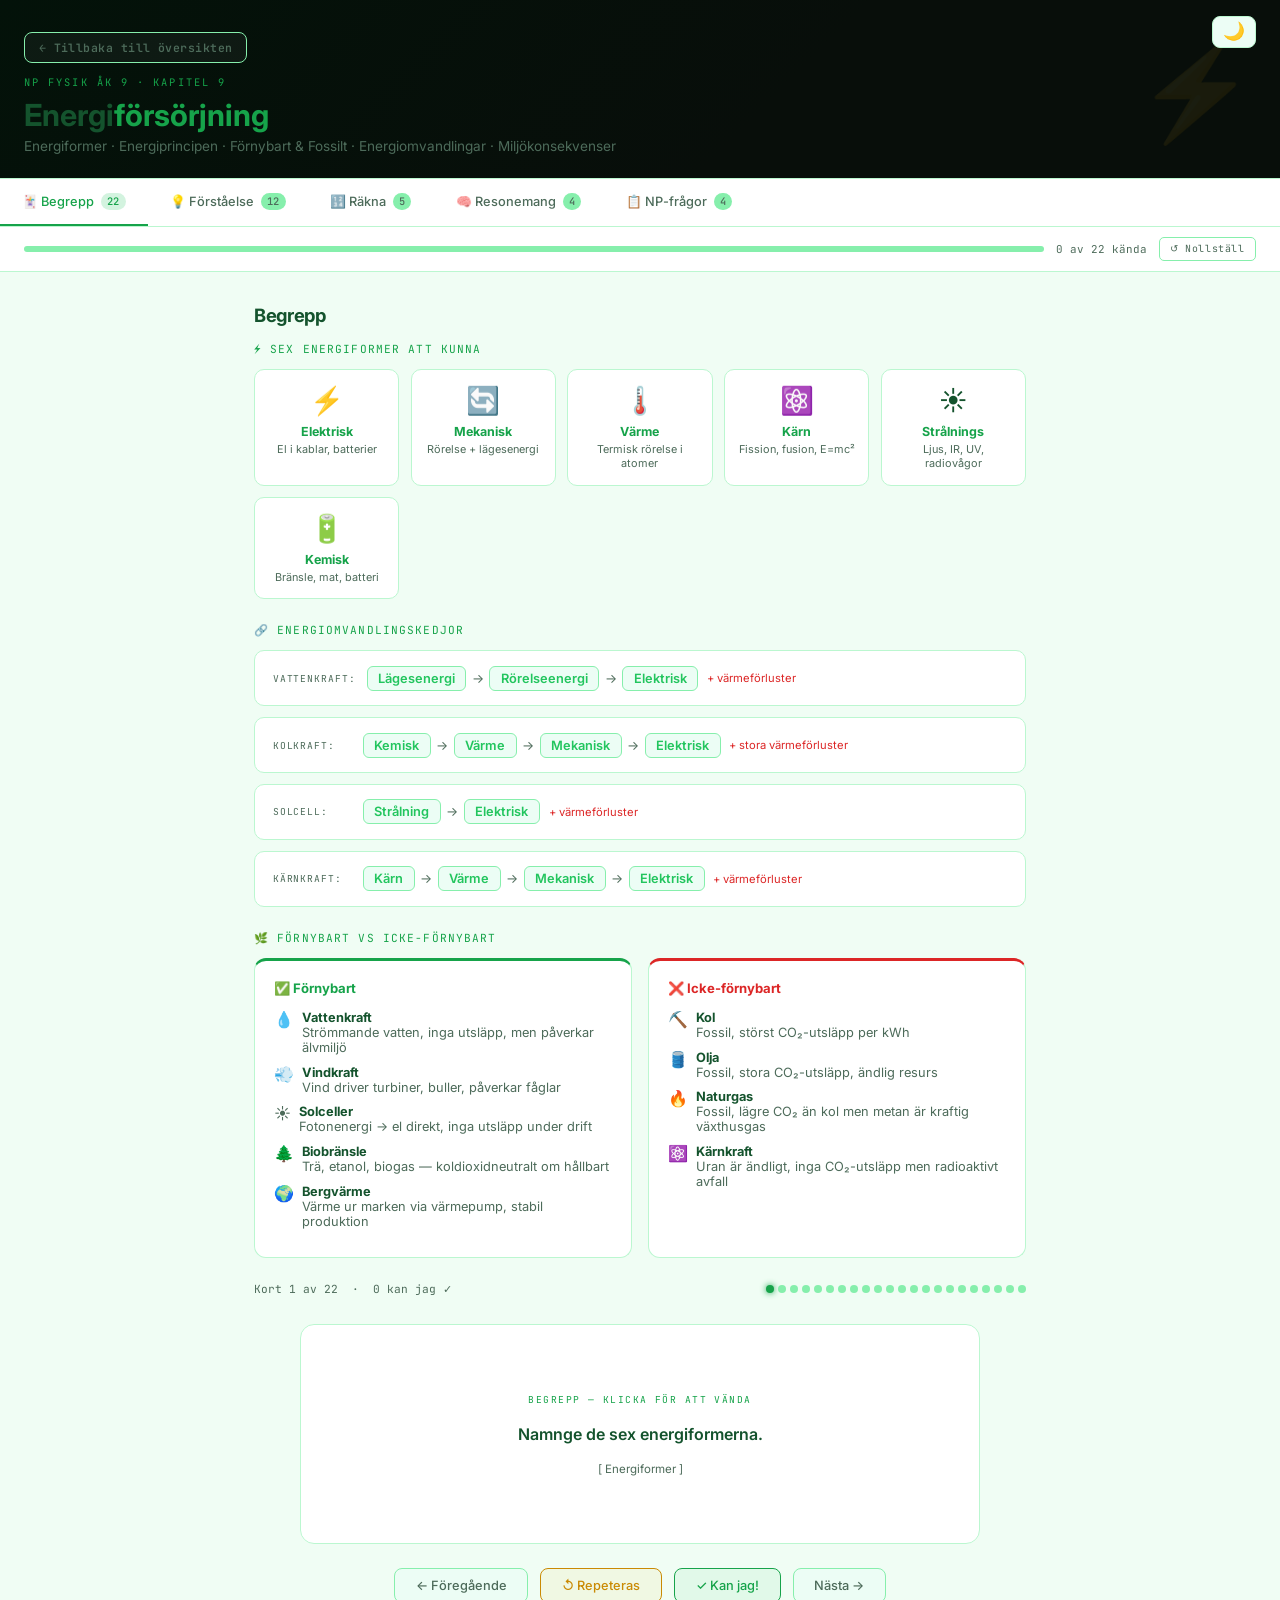
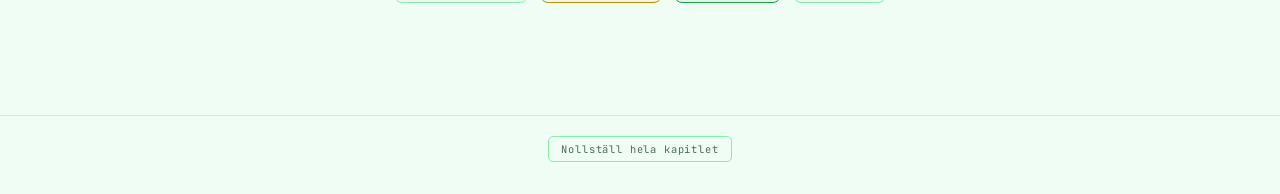
<file: fysik_energiforsorjning.html>
<!DOCTYPE html>
<html lang="sv">
<head>
<meta charset="UTF-8">
<meta name="viewport" content="width=device-width, initial-scale=1.0">
<title>Energiförsörjning – NP Fysik åk 9</title>
<script src="theme-head.js"></script>
<style>
@import url('https://fonts.googleapis.com/css2?family=Inter:wght@400;500;600;700&family=JetBrains+Mono:wght@400;600&display=swap');

:root {
  --bg: #f0fdf4;
  --card: #ffffff;
  --card2: #ecfdf5;
  --border: #bbf7d0;
  --border2: #86efac;
  --text: #14532d;
  --muted: #4d6b5a;
  --accent: #16a34a;
  --accent2: #22c55e;
  --good: #16a34a;
  --accent3: var(--good);
  --bad: #dc2626;
  --warn: #ca8a04;
  --blue: #2563eb;
  --mono: 'JetBrains Mono', monospace;
  --header-grad-start: #dcfce7;
  --card-back-muted: #4b5563;
}
[data-theme="dark"] {
  --bg: #080e0a;
  --card: #0d1510;
  --card2: #111c14;
  --border: #1a2b1e;
  --border2: #223328;
  --text: #e2e8f0;
  --muted: #94a3b8;
  --accent: #22c55e;
  --accent2: #4ade80;
  --good: #22c55e;
  --accent3: var(--good);
  --bad: #ef4444;
  --warn: #eab308;
  --blue: #3b82f6;
  --mono: 'JetBrains Mono', monospace;
  --header-grad-start: #031209;
  --card-back-muted: #cbd5e1;
}

* { box-sizing: border-box; margin: 0; padding: 0; }

body {
  font-family: 'Inter', sans-serif;
  background: var(--bg);
  color: var(--text);
  min-height: 100vh;
}

/* ── Header ── */
.header {
  background: linear-gradient(135deg, #031209 0%, #080e0a 60%);
  border-bottom: 1px solid var(--border);
  padding: 2rem 1.5rem 1.5rem;
  position: relative;
  overflow: hidden;
}
.header::before {
  content: '⚡';
  position: absolute;
  right: 1.5rem;
  top: 50%;
  transform: translateY(-50%);
  font-size: 6rem;
  opacity: 0.07;
  pointer-events: none;
}
.chapter-tag {
  font-family: var(--mono);
  font-size: 0.65rem;
  letter-spacing: 0.2em;
  color: var(--accent);
  text-transform: uppercase;
  margin-bottom: 0.5rem;
}
.header h1 { font-size: 1.9rem; font-weight: 700; color: var(--text); margin-bottom: 0.3rem; }
.header h1 span { color: var(--accent); }
.header p { font-size: 0.85rem; color: var(--muted); }
.back-link {
  position: relative;
  z-index: 2;
  display: inline-flex;
  align-items: center;
  gap: 0.4rem;
  font-family: var(--mono);
  font-size: 0.72rem;
  font-weight: 600;
  letter-spacing: 0.04em;
  color: var(--muted);
  text-decoration: none;
  margin-bottom: 0.75rem;
  padding: 0.45rem 0.85rem;
  border-radius: 8px;
  border: 1px solid var(--border2);
  background: rgba(255, 255, 255, 0.04);
  transition: color 0.15s, border-color 0.15s, background 0.15s;
}
.back-link:hover {
  color: var(--accent);
  border-color: var(--accent);
  background: rgba(255, 255, 255, 0.07);
}

.tab-progress-area {
  padding: 0.65rem 1.5rem;
  background: var(--card);
  border-bottom: 1px solid var(--border);
}
.tab-progress-strip { display: none; align-items: center; gap: 0.75rem; flex-wrap: wrap; }
.tab-progress-strip.active { display: flex; }
.tab-progress-strip--actions-only { justify-content: flex-end; }
.tab-progress-bar-bg { flex: 1; min-width: 72px; height: 6px; background: var(--border2); border-radius: 3px; overflow: hidden; }
.tab-progress-bar-fg {
  height: 100%;
  border-radius: 3px;
  background: linear-gradient(90deg, var(--accent), var(--accent2));
  width: 0%;
  transition: width 0.35s ease;
}
.tab-progress-text { font-family: var(--mono); font-size: 0.68rem; color: var(--muted); white-space: nowrap; }
.tab-reset-btn {
  font-family: var(--mono); font-size: 0.62rem; padding: 0.28rem 0.65rem;
  border: 1px solid var(--border2); background: transparent; color: var(--muted);
  border-radius: 5px; cursor: pointer; letter-spacing: 0.06em; flex-shrink: 0; transition: all 0.15s;
}
.tab-reset-btn:hover { color: var(--accent); border-color: var(--accent); }
.chapter-footer {
  margin-top: 2.5rem; padding: 1.25rem 1.5rem 2rem; border-top: 1px solid var(--border);
  text-align: center; background: var(--bg);
}

/* ── Tabs ── */
.tabs {
  display: flex; background: var(--card); border-bottom: 1px solid var(--border);
  overflow-x: auto; scrollbar-width: none;
}
.tabs::-webkit-scrollbar { display: none; }
.tab-btn {
  font-family: 'Inter', sans-serif; font-size: 0.8rem; font-weight: 500;
  padding: 0.85rem 1.4rem; border: none; background: transparent; color: var(--muted);
  cursor: pointer; border-bottom: 2px solid transparent; transition: all 0.15s;
  white-space: nowrap; display: flex; align-items: center; gap: 0.4rem;
}
.tab-btn:hover { color: var(--text); }
.tab-btn.active { color: var(--accent); border-bottom-color: var(--accent); }
.tab-count {
  font-family: var(--mono); font-size: 0.65rem;
  background: var(--border2); padding: 0.1rem 0.4rem; border-radius: 10px;
}
.tab-btn.active .tab-count { background: rgba(34,197,94,0.2); color: var(--accent); }

/* ── Sections ── */
.section { display: none; max-width: 820px; margin: 0 auto; padding: 2rem 1.5rem; }
.section.active { display: block; }

/* ── Infobox ── */
.infobox {
  background: var(--card); border: 1px solid var(--border);
  border-radius: 12px; padding: 1.2rem 1.4rem; margin-bottom: 1.5rem;
}
.infobox-title {
  font-family: var(--mono); font-size: 0.7rem; letter-spacing: 0.1em;
  text-transform: uppercase; color: var(--accent); margin-bottom: 0.8rem;
}
.infobox p { font-size: 0.85rem; color: var(--muted); line-height: 1.75; }
.infobox strong { color: var(--text); }

/* ── Energy forms grid ── */
.ef-grid {
  display: grid;
  grid-template-columns: repeat(auto-fill, minmax(130px, 1fr));
  gap: 0.7rem;
  margin-bottom: 1.5rem;
}
.ef-card {
  background: var(--card); border: 1px solid var(--border);
  border-radius: 10px; padding: 0.9rem 0.8rem; text-align: center;
  transition: border-color 0.2s;
}
.ef-card:hover { border-color: rgba(34,197,94,0.35); }
.ef-icon { font-size: 1.7rem; margin-bottom: 0.4rem; }
.ef-name { font-size: 0.78rem; font-weight: 700; color: var(--accent); margin-bottom: 0.2rem; }
.ef-ex { font-size: 0.68rem; color: var(--muted); line-height: 1.3; }

/* ── Renew compare ── */
.renew-grid {
  display: grid; grid-template-columns: 1fr 1fr; gap: 1rem; margin-bottom: 1.5rem;
}
@media (max-width: 580px) { .renew-grid { grid-template-columns: 1fr; } }
.renew-col {
  background: var(--card); border: 1px solid var(--border); border-radius: 12px; padding: 1.2rem;
}
.renew-col.yes { border-top: 3px solid var(--accent); }
.renew-col.no  { border-top: 3px solid var(--bad); }
.renew-col h3 { font-size: 0.82rem; font-weight: 700; margin-bottom: 0.9rem; }
.renew-col.yes h3 { color: var(--accent); }
.renew-col.no  h3 { color: var(--bad); }
.renew-item { display: flex; align-items: flex-start; gap: 0.5rem; margin-bottom: 0.6rem; font-size: 0.8rem; color: var(--muted); }
.renew-item .ri { font-size: 1rem; line-height: 1.2; flex-shrink: 0; }
.renew-item strong { color: var(--text); display: block; font-size: 0.8rem; }

/* ── Flashcards ── */
.card-meta { display: flex; justify-content: space-between; align-items: center; margin-bottom: 1rem; }
.card-meta-left { font-family: var(--mono); font-size: 0.7rem; color: var(--muted); }
.card-progress-dots { display: flex; gap: 4px; flex-wrap: wrap; max-width: 320px; justify-content: flex-end; }
.dot { width: 8px; height: 8px; border-radius: 50%; background: var(--border2); transition: background 0.2s; }
.dot.good { background: var(--good); }
.dot.skip { background: var(--warn); }
.dot.current { background: var(--accent); box-shadow: 0 0 6px var(--accent); }

.flashcard-scene { perspective: 1000px; width: 100%; max-width: 680px; height: 220px; margin: 0 auto 1.5rem; cursor: pointer; }
.flashcard-inner { width: 100%; height: 100%; position: relative; transform-style: preserve-3d; transition: transform 0.45s cubic-bezier(.4,0,.2,1); }
.flashcard-inner.flipped { transform: rotateY(180deg); }
.card-side {
  position: absolute; inset: 0; backface-visibility: hidden; -webkit-backface-visibility: hidden;
  border-radius: 14px; border: 1px solid var(--border);
  display: flex; flex-direction: column; align-items: center; justify-content: center;
  padding: 2rem; text-align: center;
}
.card-front { background: var(--card); }
.card-back  { background: var(--card2); transform: rotateY(180deg); }
.card-side-label { font-family: var(--mono); font-size: 0.6rem; letter-spacing: 0.15em; text-transform: uppercase; color: var(--muted); margin-bottom: 1rem; }
.card-front .card-side-label { color: var(--accent); }
.card-text { font-size: 1rem; font-weight: 600; line-height: 1.5; color: var(--text); }
.card-back .card-text { font-size: 0.88rem; font-weight: 400; color: var(--card-back-muted); }
.card-hint { margin-top: 1rem; font-size: 0.72rem; color: var(--muted); }

.card-actions { display: flex; gap: 0.75rem; justify-content: center; margin-bottom: 2.5rem; flex-wrap: wrap; }
.card-btn {
  font-family: 'Inter', sans-serif; font-size: 0.8rem; font-weight: 500;
  padding: 0.55rem 1.3rem; border-radius: 8px; border: 1px solid var(--border2);
  background: var(--card2); color: var(--muted); cursor: pointer; transition: all 0.15s;
  display: flex; align-items: center; gap: 0.4rem;
}
.card-btn:hover { color: var(--text); border-color: #2d4a35; }
.card-btn.good { border-color: var(--good); color: var(--good); background: rgba(34,197,94,0.07); }
.card-btn.good:hover { background: rgba(34,197,94,0.15); }
.card-btn.skip { border-color: var(--warn); color: var(--warn); background: rgba(234,179,8,0.07); }
.card-btn.skip:hover { background: rgba(234,179,8,0.15); }

.repeat-toolbar {
  display: flex;
  flex-wrap: wrap;
  gap: 0.5rem;
  justify-content: center;
  align-items: center;
  margin-bottom: 0.75rem;
}
.repeat-queue-btn {
  border-color: var(--warn) !important;
  color: var(--warn) !important;
  background: rgba(234,179,8,0.08) !important;
}
.repeat-queue-btn:hover {
  background: rgba(234,179,8,0.15) !important;
}
.repeat-mode-strip {
  display: none;
  max-width: 680px;
  margin: 0 auto 0.6rem;
  padding: 0.35rem 0.75rem;
  border-radius: 8px;
  border: 1px solid rgba(234,179,8,0.35);
  background: rgba(234,179,8,0.06);
  font-family: var(--mono);
  font-size: 0.65rem;
  letter-spacing: 0.06em;
  text-align: center;
  color: var(--warn);
}

/* ── Quiz ── */
.f-question { background: var(--card); border: 1px solid var(--border); border-radius: 12px; padding: 1.4rem; margin-bottom: 1rem; transition: border-color 0.2s; }
.f-question.answered-correct { border-color: rgba(34,197,94,0.4); }
.f-question.answered-wrong   { border-color: rgba(239,68,68,0.3); }
.f-num { font-family: var(--mono); font-size: 0.65rem; color: var(--muted); margin-bottom: 0.5rem; letter-spacing: 0.1em; }
.f-qtext { font-size: 0.92rem; font-weight: 600; line-height: 1.5; margin-bottom: 1.1rem; }
.f-opts { display: flex; flex-direction: column; gap: 0.45rem; }
.f-opt {
  display: flex; align-items: flex-start; gap: 0.7rem;
  padding: 0.65rem 0.9rem; background: var(--card2); border: 1px solid var(--border2);
  border-radius: 8px; cursor: pointer; font-size: 0.84rem; color: var(--muted);
  text-align: left; width: 100%; font-family: 'Inter', sans-serif; transition: all 0.12s;
}
.f-opt:hover:not(:disabled) { color: var(--text); border-color: #2d4a35; background: rgba(255,255,255,0.03); }
.f-opt .opt-letter { font-family: var(--mono); font-size: 0.7rem; font-weight: 600; color: var(--accent); min-width: 1.1rem; margin-top: 0.1rem; }
.f-opt.correct { border-color: var(--good); background: rgba(34,197,94,0.08); color: var(--good); }
.f-opt.wrong   { border-color: var(--bad);  background: rgba(239,68,68,0.08);  color: var(--bad); }
.f-opt:disabled { cursor: default; }
.f-feedback { display: none; margin-top: 0.8rem; padding: 0.7rem 0.9rem; border-radius: 8px; font-size: 0.82rem; line-height: 1.55; }
.f-feedback.show { display: block; }
.f-feedback.correct-fb { background: rgba(34,197,94,0.07); border: 1px solid rgba(34,197,94,0.25); color: var(--good); }
.f-feedback.wrong-fb   { background: rgba(239,68,68,0.07); border: 1px solid rgba(239,68,68,0.2);  color: var(--bad); }
.quiz-summary { display: flex; align-items: center; justify-content: space-between; margin-bottom: 1.2rem; flex-wrap: wrap; gap: 0.5rem; }

/* RÄKNA (calc) */
.fq-num{font-size:11px;font-weight:700;letter-spacing:1px;color:var(--muted);text-transform:uppercase;margin-bottom:6px}
.calc-card{background:var(--card);border:1px solid var(--border);border-radius:16px;padding:20px;margin-bottom:14px}
.calc-q{font-weight:700;font-size:15px;margin-bottom:14px;line-height:1.5}
.calc-input{display:flex;gap:8px;align-items:center;flex-wrap:wrap}
.calc-inp{background:var(--card2);border:1px solid var(--border);color:var(--text);border-radius:8px;padding:9px 14px;font-family:var(--mono);font-size:14px;width:130px}
.calc-inp:focus{border-color:var(--accent)}
.calc-unit{color:var(--muted);font-size:13px}
.btn-check{background:var(--accent);color:#fff;border:none;border-radius:8px;padding:9px 18px;cursor:pointer;font-family:var(--mono);font-weight:700;font-size:13px}
.calc-result{margin-top:10px;padding:10px 14px;border-radius:10px;font-size:13px;display:none}
.calc-result.show{display:block}
.calc-result.ok{background:rgba(34,197,94,.1);border-left:3px solid var(--accent3);color:var(--good)}
.calc-result.err{background:rgba(239,68,68,.1);border-left:3px solid var(--bad);color:var(--bad)}
.formula-chip{background:rgba(58,142,255,.15);border:1px solid rgba(58,142,255,.3);border-radius:6px;padding:3px 9px;font-family:var(--mono);font-size:13px;display:inline-block;margin:2px;color:var(--blue)}
.quiz-score { font-family: var(--mono); font-size: 0.75rem; color: var(--muted); }
.reset-btn {
  font-family: var(--mono); font-size: 0.65rem; padding: 0.3rem 0.8rem;
  border: 1px solid var(--border2); background: transparent; color: var(--muted);
  border-radius: 5px; cursor: pointer; letter-spacing: 0.08em; transition: all 0.15s;
}
.reset-btn:hover { color: var(--accent); border-color: var(--accent); }
/* ── Resonemang (samma stil som kap 3–6) ── */
.res-card { background: var(--card); border: 1px solid var(--border); border-radius: 14px; padding: 1.25rem 1.4rem; margin-bottom: 1.2rem; }
.res-badge { display: inline-block; font-size: 10px; font-weight: 700; letter-spacing: 0.12em; text-transform: uppercase; padding: 3px 8px; border-radius: 4px; margin-bottom: 10px; }
.res-badge.np { background: rgba(58,142,255,0.2); color: var(--accent); }
.res-badge.res { background: rgba(249,115,22,0.15); color: var(--warn); }
.res-q { font-weight: 700; font-size: 0.95rem; line-height: 1.5; margin-bottom: 12px; }
.res-context { background: var(--card2); border-left: 3px solid var(--accent); border-radius: 0 8px 8px 0; padding: 12px 14px; margin-bottom: 14px; font-size: 0.84rem; color: var(--muted); line-height: 1.65; }
.res-steps { display: flex; flex-direction: column; gap: 8px; margin-bottom: 12px; }
.res-step { background: var(--card2); border: 1px solid var(--border2); border-radius: 10px; padding: 12px 14px; }
.res-step label { font-size: 12px; font-weight: 700; color: var(--muted); display: block; margin-bottom: 6px; letter-spacing: 0.06em; text-transform: uppercase; }
.res-textarea { width: 100%; background: transparent; border: none; color: var(--text); font-family: 'Inter', sans-serif; font-size: 0.82rem; resize: vertical; min-height: 60px; line-height: 1.6; }
.btn-model { background: transparent; border: 1px solid var(--accent2); color: var(--accent2); padding: 8px 16px; border-radius: 8px; cursor: pointer; font-family: var(--mono); font-weight: 700; font-size: 12px; transition: all 0.2s; }
.btn-model:hover { background: rgba(34,197,94,0.08); }
.model-ans { margin-top: 10px; background: rgba(58,142,255,0.06); border: 1px solid rgba(58,142,255,0.22); border-radius: 10px; padding: 14px; font-size: 0.82rem; line-height: 1.65; display: none; }
.model-ans.show { display: block; }
.model-ans h3 { color: var(--accent2); font-size: 11px; font-weight: 700; letter-spacing: 0.06em; text-transform: uppercase; margin-bottom: 8px; }
.grade-row { display: flex; gap: 6px; flex-wrap: wrap; margin-top: 8px; }
.grade { font-size: 11px; font-weight: 700; padding: 4px 10px; border-radius: 6px; }
.grade-e { background: rgba(58,142,255,0.15); color: var(--accent); }
.grade-c { background: rgba(249,115,22,0.12); color: var(--warn); }
.grade-a { background: rgba(34,197,94,0.12); color: var(--good); }
.res-chevron { color: var(--muted); font-size: 0.8rem; flex-shrink: 0; }
.level-block { margin-bottom: 0.8rem; }
.level-label { font-family: var(--mono); font-size: 0.62rem; letter-spacing: 0.12em; text-transform: uppercase; padding: 0.2rem 0.6rem; border-radius: 4px; display: inline-block; margin-bottom: 0.4rem; }
.lvl-e { background: rgba(34,197,94,0.12); color: var(--good); border: 1px solid rgba(34,197,94,0.25); }
.lvl-c { background: rgba(59,130,246,0.12); color: var(--text); border: 1px solid rgba(59,130,246,0.25); }
.lvl-a { background: rgba(168,85,247,0.12); color: var(--text); border: 1px solid rgba(168,85,247,0.25); }
.level-block p { font-size: 0.83rem; color: var(--muted); line-height: 1.65; padding-left: 0.5rem; }

/* ── NP ── */
.np-intro { background: rgba(34,197,94,0.05); border: 1px solid rgba(34,197,94,0.2); border-radius: 10px; padding: 0.9rem 1.1rem; margin-bottom: 1.5rem; font-size: 0.82rem; color: var(--text); line-height: 1.6; }
.np-question { background: var(--card); border: 1px solid var(--border); border-radius: 14px; margin-bottom: 1.2rem; overflow: hidden; }
.np-qheader { display: flex; align-items: center; justify-content: space-between; padding: 1.1rem 1.4rem; cursor: pointer; gap: 1rem; }
.np-qheader:hover { background: rgba(255,255,255,0.02); }
.np-year { font-family: var(--mono); font-size: 0.62rem; letter-spacing: 0.1em; color: var(--accent); background: rgba(34,197,94,0.1); padding: 0.2rem 0.6rem; border-radius: 4px; white-space: nowrap; }
.np-qtitle { font-size: 0.9rem; font-weight: 600; flex: 1; line-height: 1.4; }
.np-body { display: none; padding: 0 1.4rem 1.4rem; border-top: 1px solid var(--border); }
.np-body.show { display: block; }
.np-scenario { font-size: 0.84rem; color: var(--muted); line-height: 1.75; margin: 1rem 0; padding: 0.9rem 1.1rem; background: var(--card2); border-radius: 8px; border-left: 3px solid var(--accent); }
.np-task { font-size: 0.88rem; font-weight: 600; color: var(--text); margin: 0.8rem 0 1rem; line-height: 1.5; }
.np-tip { font-size: 0.78rem; color: var(--text); line-height: 1.6; margin-top: 0.6rem; padding: 0.6rem 0.8rem; background: rgba(59,130,246,0.06); border: 1px solid rgba(59,130,246,0.15); border-radius: 6px; }

/* ── Energiomvandlingskedja ── */
.chain {
  display: flex; flex-wrap: wrap; align-items: center; gap: 0.35rem;
  background: var(--card); border: 1px solid var(--border); border-radius: 10px;
  padding: 0.9rem 1.1rem; margin-bottom: 0.7rem; font-size: 0.8rem;
}
.chain-label { font-family: var(--mono); font-size: 0.6rem; letter-spacing: 0.1em; text-transform: uppercase; color: var(--muted); margin-right: 0.3rem; min-width: 80px; }
.chain-step { background: var(--card2); border: 1px solid var(--border2); border-radius: 6px; padding: 0.25rem 0.65rem; font-weight: 600; color: var(--accent2); white-space: nowrap; }
.chain-arrow { color: var(--muted); }
.chain-loss { font-size: 0.7rem; color: var(--bad); margin-left: 0.2rem; }

@media (max-width: 600px) {
  .header h1 { font-size: 1.5rem; }
  .section { padding: 1.5rem 1rem; }
  .flashcard-scene { height: 200px; }
}
</style>
<link rel="stylesheet" href="theme-ui.css">
</head>
<body>

<!-- HEADER -->
<div class="header">
  <button type="button" class="theme-toggle" id="themeToggle" aria-label="Växla tema">🌙</button>
  <a href="index.html" class="back-link">← Tillbaka till översikten</a>
  <div class="chapter-tag">NP Fysik åk 9 · Kapitel 9</div>
  <h1>Energi<span>försörjning</span></h1>
  <p>Energiformer · Energiprincipen · Förnybart &amp; Fossilt · Energiomvandlingar · Miljökonsekvenser</p>
</div>

<!-- TABS -->
<div class="tabs">
  <button class="tab-btn active" onclick="showTab('begrepp',event)">🃏 Begrepp <span class="tab-count">22</span></button>
  <button class="tab-btn" onclick="showTab('forsta',event)">💡 Förståelse <span class="tab-count">12</span></button>
  <button class="tab-btn" onclick="showTab('rakna',event)">🔢 Räkna <span class="tab-count">5</span></button>
  <button class="tab-btn" onclick="showTab('resonemang',event)">🧠 Resonemang <span class="tab-count">4</span></button>
  <button class="tab-btn" onclick="showTab('np',event)">📋 NP-frågor <span class="tab-count">4</span></button>
</div>

<div class="tab-progress-area">
  <div class="tab-progress-strip active" data-tab="begrepp">
    <div class="tab-progress-bar-bg"><div class="tab-progress-bar-fg" id="tpBar-begrepp"></div></div>
    <span class="tab-progress-text" id="tpText-begrepp">0 av 0 kända</span>
    <button type="button" class="tab-reset-btn" onclick="resetTabBegrepp()">↺ Nollställ</button>
  </div>
  <div class="tab-progress-strip" data-tab="forsta">
    <div class="tab-progress-bar-bg"><div class="tab-progress-bar-fg" id="tpBar-forsta"></div></div>
    <span class="tab-progress-text" id="tpText-forsta">0 av 0 rätt</span>
    <button type="button" class="tab-reset-btn" onclick="resetTabForstaaelse()">↺ Nollställ</button>
  </div>
  <div class="tab-progress-strip" data-tab="rakna">
    <div class="tab-progress-bar-bg"><div class="tab-progress-bar-fg" id="tpBar-rakna"></div></div>
    <span class="tab-progress-text" id="tpText-rakna">0 av 0 rätt</span>
    <button type="button" class="tab-reset-btn" onclick="resetTabRakna()">↺ Nollställ</button>
  </div>
  <div class="tab-progress-strip tab-progress-strip--actions-only" data-tab="resonemang">
    <button type="button" class="tab-reset-btn" onclick="resetTabResonemang()">↺ Nollställ</button>
  </div>
  <div class="tab-progress-strip tab-progress-strip--actions-only" data-tab="np">
    <button type="button" class="tab-reset-btn" onclick="resetTabNp()">↺ Nollställ</button>
  </div>
</div>

<!-- ════════════════════════════════
     TAB 1: BEGREPP
════════════════════════════════ -->
<div class="section active" id="sec-begrepp">
  <h2 class="tab-section-h2">Begrepp</h2>

  <!-- Energiformer -->
  <div class="infobox-title" style="font-family:var(--mono);font-size:0.7rem;letter-spacing:0.1em;text-transform:uppercase;color:var(--accent);margin-bottom:0.8rem;">⚡ Sex energiformer att kunna</div>
  <div class="ef-grid">
    <div class="ef-card"><div class="ef-icon">⚡</div><div class="ef-name">Elektrisk</div><div class="ef-ex">El i kablar, batterier</div></div>
    <div class="ef-card"><div class="ef-icon">🔄</div><div class="ef-name">Mekanisk</div><div class="ef-ex">Rörelse + lägesenergi</div></div>
    <div class="ef-card"><div class="ef-icon">🌡️</div><div class="ef-name">Värme</div><div class="ef-ex">Termisk rörelse i atomer</div></div>
    <div class="ef-card"><div class="ef-icon">⚛️</div><div class="ef-name">Kärn</div><div class="ef-ex">Fission, fusion, E=mc²</div></div>
    <div class="ef-card"><div class="ef-icon">☀️</div><div class="ef-name">Strålnings</div><div class="ef-ex">Ljus, IR, UV, radiovågor</div></div>
    <div class="ef-card"><div class="ef-icon">🔋</div><div class="ef-name">Kemisk</div><div class="ef-ex">Bränsle, mat, batteri</div></div>
  </div>

  <!-- Energiomvandlingskedjor -->
  <div class="infobox-title" style="font-family:var(--mono);font-size:0.7rem;letter-spacing:0.1em;text-transform:uppercase;color:var(--accent);margin-bottom:0.8rem;">🔗 Energiomvandlingskedjor</div>
  <div class="chain">
    <span class="chain-label">Vattenkraft:</span>
    <span class="chain-step">Lägesenergi</span><span class="chain-arrow">→</span>
    <span class="chain-step">Rörelseenergi</span><span class="chain-arrow">→</span>
    <span class="chain-step">Elektrisk</span>
    <span class="chain-loss">+ värmeförluster</span>
  </div>
  <div class="chain">
    <span class="chain-label">Kolkraft:</span>
    <span class="chain-step">Kemisk</span><span class="chain-arrow">→</span>
    <span class="chain-step">Värme</span><span class="chain-arrow">→</span>
    <span class="chain-step">Mekanisk</span><span class="chain-arrow">→</span>
    <span class="chain-step">Elektrisk</span>
    <span class="chain-loss">+ stora värmeförluster</span>
  </div>
  <div class="chain">
    <span class="chain-label">Solcell:</span>
    <span class="chain-step">Strålning</span><span class="chain-arrow">→</span>
    <span class="chain-step">Elektrisk</span>
    <span class="chain-loss">+ värmeförluster</span>
  </div>
  <div class="chain" style="margin-bottom:1.5rem">
    <span class="chain-label">Kärnkraft:</span>
    <span class="chain-step">Kärn</span><span class="chain-arrow">→</span>
    <span class="chain-step">Värme</span><span class="chain-arrow">→</span>
    <span class="chain-step">Mekanisk</span><span class="chain-arrow">→</span>
    <span class="chain-step">Elektrisk</span>
    <span class="chain-loss">+ värmeförluster</span>
  </div>

  <!-- Förnybart vs icke-förnybart -->
  <div class="infobox-title" style="font-family:var(--mono);font-size:0.7rem;letter-spacing:0.1em;text-transform:uppercase;color:var(--accent);margin-bottom:0.8rem;">🌿 Förnybart vs Icke-förnybart</div>
  <div class="renew-grid">
    <div class="renew-col yes">
      <h3>✅ Förnybart</h3>
      <div class="renew-item"><div class="ri">💧</div><div><strong>Vattenkraft</strong>Strömmande vatten, inga utsläpp, men påverkar älvmiljö</div></div>
      <div class="renew-item"><div class="ri">💨</div><div><strong>Vindkraft</strong>Vind driver turbiner, buller, påverkar fåglar</div></div>
      <div class="renew-item"><div class="ri">☀️</div><div><strong>Solceller</strong>Fotonenergi → el direkt, inga utsläpp under drift</div></div>
      <div class="renew-item"><div class="ri">🌲</div><div><strong>Biobränsle</strong>Trä, etanol, biogas — koldioxidneutralt om hållbart</div></div>
      <div class="renew-item"><div class="ri">🌍</div><div><strong>Bergvärme</strong>Värme ur marken via värmepump, stabil produktion</div></div>
    </div>
    <div class="renew-col no">
      <h3>❌ Icke-förnybart</h3>
      <div class="renew-item"><div class="ri">⛏️</div><div><strong>Kol</strong>Fossil, störst CO₂-utsläpp per kWh</div></div>
      <div class="renew-item"><div class="ri">🛢️</div><div><strong>Olja</strong>Fossil, stora CO₂-utsläpp, ändlig resurs</div></div>
      <div class="renew-item"><div class="ri">🔥</div><div><strong>Naturgas</strong>Fossil, lägre CO₂ än kol men metan är kraftig växthusgas</div></div>
      <div class="renew-item"><div class="ri">⚛️</div><div><strong>Kärnkraft</strong>Uran är ändligt, inga CO₂-utsläpp men radioaktivt avfall</div></div>
    </div>
  </div>

  <!-- Flashcards -->
  <div class="card-meta">
    <div class="card-meta-left">Kort <span id="cardIdx">1</span> av <span id="cardTotal">22</span> &nbsp;·&nbsp; <span id="cardGoodCount">0</span> kan jag ✓</div>
    <div class="card-progress-dots" id="dotRow"></div>
  </div>

  <div class="repeat-toolbar">
    <button type="button" class="card-btn repeat-queue-btn" id="btnEnterRepeat" onclick="enterRepeatMode()" style="display:none">↺ Öva repeteras (<span id="skipCount">0</span> st)</button>
    <button type="button" class="card-btn" id="btnShowAll" onclick="exitRepeatMode()" style="display:none">Visa alla kort</button>
  </div>

  <div class="repeat-mode-strip" id="repeatModeStrip" aria-live="polite">Repetera-läge · <span id="repeatLeftCount">0</span> kvar</div>

  <div class="flashcard-scene" role="button" tabindex="0" aria-label="Flashkort — klicka för att vända" onclick="flipCard()" onkeydown="if(event.key==='Enter'||event.key===' '){event.preventDefault();flipCard();}">
    <div class="flashcard-inner" id="fcInner">
      <div class="card-side card-front">
        <div class="card-side-label">Begrepp — klicka för att vända</div>
        <div class="card-text" id="fcFront">...</div>
        <div class="card-hint" id="fcHint"></div>
      </div>
      <div class="card-side card-back">
        <div class="card-side-label">Förklaring</div>
        <div class="card-text" id="fcBack">...</div>
      </div>
    </div>
  </div>

  <div class="card-actions">
    <button class="card-btn" onclick="prevCard()">← Föregående</button>
    <button class="card-btn skip" onclick="markCard('skip')">↺ Repeteras</button>
    <button class="card-btn good" onclick="markCard('good')">✓ Kan jag!</button>
    <button class="card-btn" onclick="nextCard()">Nästa →</button>
  </div>
</div>

<!-- ════════════════════════════════
     TAB 2: FÖRSTÅELSE
════════════════════════════════ -->
<div class="section" id="sec-forsta">
  <h2 class="tab-section-h2">Förståelse</h2>
  <div class="quiz-summary">
    <span class="quiz-score" id="quizScore">Rätt: 0 / 0</span>
    <button class="reset-btn" onclick="resetQuiz()">↺ Börja om</button>
  </div>
  <div id="quizContainer"></div>
</div>

<!-- ════════════════════════════════
     TAB 3: RÄKNA
════════════════════════════════ -->
<div class="section" id="sec-rakna">
  <h2 class="tab-section-h2">Räkna</h2>
  <div style="margin-top:16px;margin-bottom:16px;background:rgba(58,142,255,.08);border:1px solid rgba(58,142,255,.25);border-radius:12px;padding:14px;font-size:13px;line-height:1.8;color:var(--text)">
    <strong>📐 Formler att använda:</strong><br>
    <span class="formula-chip">P = E/t</span> effekt<br>
    <span class="formula-chip">E = P · t</span> energi<br>
    <span class="formula-chip">η = P_out / P_in · 100%</span> verkningsgrad<br>
    <span class="formula-chip">1 kWh = 3 600 000 J = 3,6 MJ</span> enhetsomvandling
  </div>

  <div class="calc-card">
    <div class="fq-num">Räkneuppgift 1</div>
    <div class="calc-q">En vindturbin producerar 500 kW i 3 timmar. Hur stor energimängd blir det i kWh?</div>
    <div class="calc-input">
      <input type="number" class="calc-inp" id="r1" placeholder="?" step="1" aria-label="Svar: energi från vindkraft i kWh">
      <span class="calc-unit">kWh</span>
      <button class="btn-check" onclick="chk('r1',1500,'r1-res','✅ Rätt! E = P · t = 500 kW · 3 h = 1500 kWh','❌ Fel. E = P · t = 500 kW · 3 h = 1500 kWh',0.5)">Kontrollera</button>
    </div>
    <div class="calc-result" id="r1-res"></div>
  </div>

  <div class="calc-card">
    <div class="fq-num">Räkneuppgift 2</div>
    <div class="calc-q">En maskin får in 800 MW och ger 560 MW ut. Hur stor verkningsgrad får du i procent?</div>
    <div class="calc-input">
      <input type="number" class="calc-inp" id="r2" placeholder="?" step="1" aria-label="Svar: verkningsgrad i procent">
      <span class="calc-unit">%</span>
      <button class="btn-check" onclick="chk('r2',70,'r2-res','✅ Rätt! η = P_out / P_in · 100% = 560/800 · 100% = 70%','❌ Fel. η = P_out / P_in · 100% = 560/800 · 100% = 70%',0.5)">Kontrollera</button>
    </div>
    <div class="calc-result" id="r2-res"></div>
  </div>

  <div class="calc-card">
    <div class="fq-num">Räkneuppgift 3</div>
    <div class="calc-q">En elvärmare har effekten 2000 W och är på i 1 timme. Hur stor energi används i kJ?</div>
    <div class="calc-input">
      <input type="number" class="calc-inp" id="r3" placeholder="?" step="1" aria-label="Svar: energi från elvärmare i kJ">
      <span class="calc-unit">kJ</span>
      <button class="btn-check" onclick="chk('r3',7200,'r3-res','✅ Rätt! E = P · t = 2000 W · 3600 s = 7 200 000 J = 7200 kJ','❌ Fel. E = P · t = 2000 W · 3600 s = 7 200 000 J = 7200 kJ',1)">Kontrollera</button>
    </div>
    <div class="calc-result" id="r3-res"></div>
  </div>

  <div class="calc-card">
    <div class="fq-num">Räkneuppgift 4</div>
    <div class="calc-q">En solpanel tar emot 10000 W och ger 1500 W ut. Hur stor verkningsgrad får den?</div>
    <div class="calc-input">
      <input type="number" class="calc-inp" id="r4" placeholder="?" step="0.1" aria-label="Svar: verkningsgrad för solpanel i procent">
      <span class="calc-unit">%</span>
      <button class="btn-check" onclick="chk('r4',15,'r4-res','✅ Rätt! η = P_out / P_in · 100% = 1500/10000 · 100% = 15%','❌ Fel. η = P_out / P_in · 100% = 1500/10000 · 100% = 15%',0.5)">Kontrollera</button>
    </div>
    <div class="calc-result" id="r4-res"></div>
  </div>

  <div class="calc-card">
    <div class="fq-num">Räkneuppgift 5</div>
    <div class="calc-q">En hushållslampa på 10 W är tänd 8 timmar per dygn i 30 dagar. Hur stor energimängd används i kWh?</div>
    <div class="calc-input">
      <input type="number" class="calc-inp" id="r5" placeholder="?" step="0.01" aria-label="Svar: energimängd för lampa över 30 dygn i kWh">
      <span class="calc-unit">kWh</span>
      <button class="btn-check" onclick="chk('r5',2.4,'r5-res','✅ Rätt! 8 h/d × 30 d = 240 h → E = P·t = 10 W · 240 h = 2400 Wh = 2,4 kWh','❌ Fel. 8 h/d × 30 d = 240 h → E = P·t = 10 W · 240 h = 2400 Wh = 2,4 kWh',0.05)">Kontrollera</button>
    </div>
    <div class="calc-result" id="r5-res"></div>
  </div>
</div>

<!-- ════════════════════════════════
     TAB 3: RESONEMANG
════════════════════════════════ -->
<div class="section" id="sec-resonemang">
  <h2 class="tab-section-h2">Resonemang</h2>

  <div class="infobox" style="margin-bottom:1.5rem">
    <div class="infobox-title">💡 Ställningstagande — NP-mall</div>
    <p>
      Energiuppgifterna på NP kräver ofta ett <strong>ställningstagande</strong> + <strong>resonemang i två led</strong>:<br><br>
      <strong>Led 1 (orsak/fakta):</strong> "Vattenkraft ger inga CO₂-utsläpp under drift…"<br>
      <strong>Led 2 (konsekvens):</strong> "…vilket minskar bidraget till växthuseffekten och klimatförändringar."<br><br>
      Nivå E = ett påstående. Nivå C = ett led. Nivå A = två välutvecklade led med naturvetenskapliga begrepp.
    </p>
  </div>

  <div class="res-card">
    <span class="res-badge np">NP 2016/2017</span>
    <div class="res-q">🛢️ Minska beroendet av fossila bränslen</div>
    <div class="res-context">Världens befolkning behöver bidra till ett minskat beroende av fossila bränslen.</div>
    <div class="res-steps">
      <div class="res-step">
        <label>Fråga</label>
        <div style="font-size:0.84rem;line-height:1.6;color:var(--text);margin-bottom:8px">Argumentera för varför det är viktigt att minska beroendet av fossila bränslen. Resonera utifrån två olika naturvetenskapliga perspektiv i två led vardera.</div>
        <label>Perspektiv 1 (t.ex. klimat)</label>
        <textarea class="res-textarea" placeholder="Led 1 … Led 2 …" aria-label="Minska fossilberoende: perspektiv 1, två led"></textarea>
      </div>
      <div class="res-step">
        <label>Perspektiv 2 (t.ex. resurser)</label>
        <textarea class="res-textarea" placeholder="Led 1 … Led 2 …" aria-label="Minska fossilberoende: perspektiv 2, två led"></textarea>
      </div>
    </div>
    <button type="button" class="btn-model" onclick="showModel('k9r1')">Visa exempelsvar (E/C/A)</button>
    <div class="model-ans" id="ma-k9r1">
      <h3>Exempelsvar</h3>
      <p><strong>E:</strong> Fossila bränslen ger koldioxid som är dåligt för miljön. De tar slut också.</p>
      <p style="margin-top:8px"><strong>C:</strong> Klimatperspektiv: Förbränning av fossila bränslen frigör koldioxid som lagrats i miljontals år → halten CO₂ i atmosfären ökar → växthuseffekten förstärks → medeltemperaturen stiger → extremväder och havsnivåhöjning. Resursperspektiv: Fossila bränslen är icke-förnybara → de bildas på geologiska tidsskalor (miljoner år) → när de är slut finns inga mer → energiförsörjningen kraschar om vi inte ställt om i tid.</p>
      <p style="margin-top:8px"><strong>A:</strong> Klimatperspektiv: Fossila bränslen (kol, olja, naturgas) innehåller kol som bundits ur atmosfären för hundratals miljoner år sedan. Vid förbränning frigörs CO₂ tillbaka på årtionden — en flödesrubbning som atmosfären inte hinner anpassa sig till → CO₂-halten ökar (från 280 ppm förindustriellt till &gt;420 ppm idag) → förstärkt växthuseffekt → temperaturökning med kaskadeffekter (glaciärsmältning, havsförsurning, extremväder). Resursperspektiv: Fossila bränslen är ändliga — de bildas under geologiska tidsperioder och bryts på industriell skala sedan 1800-talet. Oljepeak och gasfyndigheternas ändlighet innebär att priserna stiger och geopolitiska konflikter om resurser ökar → samhällen som inte ställt om till förnybara alternativ drabbas av energifattigdom och instabilitet.</p>
    </div>
  </div>

  <div class="res-card">
    <span class="res-badge np">NP 2017/2018</span>
    <div class="res-q">🛞 Ställningstagande: Dubbade eller dubbfria vinterdäck?</div>
    <div class="res-context">I Sverige ska bilar ha vinterdäck 1 dec–31 mars. Dubbade vs dubbfria — båda har för- och nackdelar.<br><br>
      <strong>Fakta dubbade:</strong> 0,85 l/mil · ~20 mikrogram partiklar/m³ luft · 40 m bromssträcka på is · 73 dB ljudnivå · slits 2 mm/1000 km.<br>
      <strong>Fakta dubbfria:</strong> 0,80 l/mil · ~2 mikrogram partiklar/m³ · 50 m bromssträcka på is · 68 dB · slits 3 mm/1000 km.</div>
    <div class="res-steps">
      <div class="res-step">
        <label>Ditt ställningstagande</label>
        <textarea class="res-textarea" placeholder="Jag väljer dubbade / dubbfria …" aria-label="Ställningstagande: dubbade eller dubbfria däck"></textarea>
      </div>
      <div class="res-step">
        <label>Resonemang 1 FÖR (två led)</label>
        <textarea class="res-textarea" placeholder="Fakta → konsekvens …" aria-label="Vinterdäck: resonemang 1 för ditt val"></textarea>
      </div>
      <div class="res-step">
        <label>Resonemang 2 FÖR (två led)</label>
        <textarea class="res-textarea" placeholder="Fakta → konsekvens …" aria-label="Vinterdäck: resonemang 2 för ditt val"></textarea>
      </div>
      <div class="res-step">
        <label>Resonemang EMOT något av alternativen (två led)</label>
        <textarea class="res-textarea" placeholder="Mot dubbade eller mot dubbfria …" aria-label="Vinterdäck: resonemang emot alternativet"></textarea>
      </div>
    </div>
    <button type="button" class="btn-model" onclick="showModel('k9r2')">Visa exempelsvar (E/C/A)</button>
    <div class="model-ans" id="ma-k9r2">
      <h3>Exempelsvar</h3>
      <p><strong>E (dubbfria):</strong> Jag väljer dubbfria. De ger mindre partiklar i luften, vilket är bra för miljön. De drar också lite mindre bränsle. Men de bromsar lite längre på is.</p>
      <p style="margin-top:8px"><strong>C (dubbfria):</strong> FÖR: Dubbfria däck river upp 10 gånger färre partiklar från asfalten (2 vs 20 μg/m³) → bättre luftkvalitet i städer → färre luftvägssjukdomar. FÖR: Lägre bränsleförbrukning (0,80 vs 0,85 l/mil) → mindre koldioxidutsläpp per körd mil → lägre klimatpåverkan. EMOT dubbade: Dubbarnas slitage på asfalt frigör fina partiklar som är särskilt skadliga för barn och äldre med luftvägssjukdomar.</p>
      <p style="margin-top:8px"><strong>A (dubbade):</strong> FÖR: Dubbade däck ger 40 m bromssträcka på is jämfört med 50 m för dubbfria — 10 meters kortare bromssträcka kan vara skillnaden mellan en olycka och ett undvikande vid låga hastigheter på isiga vägar, vilket är primär trafiksäkerhet. FÖR: Sverige har långa vintrar med is och hårdpackad snö i inlandet; dubbens mekaniska grepp mot isskorpan ger ett fysikaliskt förankrat friktionsgrepp som lamellmönstret i dubbfria däck inte kan matcha på ren is. EMOT dubbfria: Dubbfria däck slits 50&nbsp;% snabbare (3 mm vs 2 mm per 1000 km) → kortare livslängd → fler däckbyten → mer resursåtgång och avfall, vilket delvis motverkar den lägre bränsleförbrukningen ur ett livscykelperspektiv.</p>
    </div>
  </div>

  <div class="res-card">
    <span class="res-badge np">NP 2017/2018</span>
    <div class="res-q">🏠 Passivhus och energieffektivisering</div>
    <div class="res-context">Passivhus är hus utan traditionellt uppvärmningssystem. De utnyttjar värme från kylskåp, spis, datorer och solinstrålning. Energiförbrukning: ~70 kWh/m² och år, att jämföra med Boverkets krav på 110 kWh/m² för vanliga hus.</div>
    <div class="res-steps">
      <div class="res-step">
        <label>a) Naturvetenskaplig fördel</label>
        <textarea class="res-textarea" placeholder="Ge ett exempel … Med koppling till energi eller klimat …" aria-label="Passivhus: naturvetenskaplig fördel"></textarea>
      </div>
      <div class="res-step">
        <label>b) Källkritik — Miljönytta.se (Svenskt Näringsliv)</label>
        <textarea class="res-textarea" placeholder="Två perspektiv på trovärdighet …" aria-label="Källkritik: Miljönytta.se"></textarea>
      </div>
    </div>
    <button type="button" class="btn-model" onclick="showModel('k9r3')">Visa exempelsvar (E/C/A)</button>
    <div class="model-ans" id="ma-k9r3">
      <h3>Exempelsvar</h3>
      <p><strong>E:</strong> a) Passivhus använder mindre energi, vilket är bra för miljön. b) Sidan drivs av ett näringsorgan som kan vilja sälja något. Det kan göra informationen vinklad.</p>
      <p style="margin-top:8px"><strong>C:</strong> a) Passivhus förbrukar ~36&nbsp;% mindre energi per m² än vanliga hus (70 vs 110 kWh/m² och år) → lägre koldioxidutsläpp om energin kommer från fossila källor → minskad klimatpåverkan. b) Perspektiv 1 (avsändare): Källan är Svenskt Näringsliv — ett intresseorgan för företag. De kan ha ekonomiska intressen av att framhäva byggsektorns miljöarbete, vilket kan innebära att nackdelar med passivhus tonas ned. Perspektiv 2 (ålder): Artikeln är från 2008 — byggnormer och teknik har förändrats sedan dess, nyare data kan ge en annan bild.</p>
      <p style="margin-top:8px"><strong>A:</strong> a) Passivhus minimerar värmeförluster genom välisolerad klimatskärm (väggar, tak, fönster med lågt U-värde) och värmeåtervinning från ventilationsluft. Termodynamiskt innebär det att energiflödet ut ur byggnaden minskar drastiskt (Q = U·A·ΔT) → behovet av tillförd energi minskar med &gt;35&nbsp;% → lägre primärenergianvändning och utsläpp under hela byggnadens livstid. b) Trovärdighet perspektiv 1 (intressekonflikt): Miljönytta.se drivs av Svenskt Näringsliv vars syfte är att gynna svenska företag — inklusive byggbranschen. Framställningen kan vara selektiv: positiva resultat lyfts, potentiella nackdelar (höga byggkostnader, fuktproblem i täta konstruktioner) nämns inte, vilket minskar trovärdigheten för en nyanserad vetenskaplig bedömning. b) Trovärdighet perspektiv 2 (primärkälla saknas): Siffrorna (70 kWh/m²) hänvisas inte till oberoende vetenskapliga mätningar eller peer-reviewade studier — det är en webbartikel utan källhänvisningar, vilket gör det svårt att verifiera påståendena oberoende.</p>
    </div>
  </div>

  <div class="res-card">
    <span class="res-badge np">NP 2017/2018</span>
    <div class="res-q">☀️ Solstrålning och hälsa</div>
    <div class="res-context">I solstrålning ingår synligt ljus, värmestrålning och ultraviolett strålning (UV-strålning).</div>
    <div class="res-steps">
      <div class="res-step">
        <label>Fråga</label>
        <div style="font-size:0.84rem;line-height:1.6;color:var(--text);margin-bottom:8px">Argumentera för varför det är viktigt att inte utsätta sig för stora mängder solstrålning. Ditt svar ska innehålla två resonemang i två led — ett om värmestrålning och ett om UV-strålning.</div>
        <label>Värmestrålning</label>
        <textarea class="res-textarea" placeholder="Två led: mekanism → konsekvens …" aria-label="Solstrålning: värmestrålning, två led"></textarea>
      </div>
      <div class="res-step">
        <label>UV-strålning</label>
        <textarea class="res-textarea" placeholder="Två led: mekanism → konsekvens …" aria-label="Solstrålning: UV-strålning, två led"></textarea>
      </div>
    </div>
    <button type="button" class="btn-model" onclick="showModel('k9r4')">Visa exempelsvar (E/C/A)</button>
    <div class="model-ans" id="ma-k9r4">
      <h3>Exempelsvar</h3>
      <p><strong>E:</strong> Solen strålar ut UV som kan ge hudcancer. Värmestrålning kan ge solsting.</p>
      <p style="margin-top:8px"><strong>C:</strong> UV-strålning: UV-strålning har kort våglängd och hög energi → kan skada DNA i hudceller → ökad risk för hudcancer (melanom). Värmestrålning: Infraröd strålning absorberas av kroppen som värme → vid kraftig exponering stiger kroppstemperaturen → risk för värmeslag och uttorkning, som kan vara livsfarligt.</p>
      <p style="margin-top:8px"><strong>A:</strong> UV-strålning: UV-B-strålning (280–315 nm) har tillräcklig fotonenergi för att bryta kovalenta bindningar i DNA-molekylen → bidrar till tymindimerbildning → om DNA-reparationsmekanismerna inte hinner rätta till skadan kan mutationer ackumuleras i hudceller → okontrollerad celldelning → hudcancer (basalcellscancer, skivepitelcancer, melanom). Risken ökar vid upprepade brännskador. Värmestrålning: Infraröd strålning (IR) absorberas effektivt av kroppsvävnad och omvandlas till termisk energi. Vid långvarig intensiv exponering (t.ex. direkt sol utan skydd) kan kroppens termoreglering (svettning, vasodilation) inte kompensera → kärntemperaturen stiger &gt; 40&nbsp;°C → denaturering av enzymer och proteiner → värmeslag med risk för organsvikt och dödsfall. Dehydrering vid svettning förvärrar situationen ytterligare.</p>
    </div>
  </div>

</div>

<!-- ════════════════════════════════
     TAB 4: NP-FRÅGOR
════════════════════════════════ -->
<div class="section" id="sec-np">
  <h2 class="tab-section-h2">NP-frågor</h2>

  <div class="np-intro">
    📋 Dessa frågor är hämtade direkt från eller utformade i stil med riktiga Nationella Prov. Öppna frågorna och försök svara i flera led — E, C och A visas när du öppnar.
  </div>

  <!-- NP 1 -->
  <div class="np-question">
    <div class="np-qheader" onclick="toggleNP('np1')">
      <span class="np-year">NP 2016 · Delprov A2</span>
      <div class="np-qtitle">Val av energikälla för tomatodlare — vindkraft, vattenkraft eller jordvärme?</div>
      <div class="res-chevron" id="ch-np1">▼</div>
    </div>
    <div class="np-body" id="np1">
      <div class="np-scenario">
        En tomatodlare vill förlänga odlingssäsongen och behöver värma växthuset. På gården finns vind, strömmande vatten och värme i marken.<br><br>
        <strong>Vindkraft:</strong> 25&nbsp;000 kWh/år, 1 kWh rörelseenergi → 0,4 kWh värme, buller ~35 dB, påverkar luftlevande arter, livslängd 20–25 år.<br>
        <strong>Vattenkraft:</strong> 100&nbsp;000 kWh/år, 1 kWh → 0,8 kWh värme, buller ~30 dB, påverkar vattenlevande arter, livslängd 40–50 år.<br>
        <strong>Bergvärme:</strong> 50&nbsp;000 kWh/år, 1 kWh → 3 kWh värme, buller ~40–55 dB, påverkar marklevande arter, livslängd 15 år.
      </div>
      <div class="np-task">Rekommendera en av energikällorna. Resonera i två led kring tre fördelar och en nackdel. Var saklig och använd naturvetenskapliga argument.</div>
      <div class="level-block" style="margin-top:0.8rem">
        <span class="level-label lvl-e">Nivå E</span>
        <p>Tar ställning och ger minst ett korrekt argument kopplat till faktabladet.</p>
      </div>
      <div class="level-block">
        <span class="level-label lvl-c">Nivå C</span>
        <p>Tydligt ställningstagande + minst två resonemang i ett led med korrekt faktareferens + ett motargument.</p>
      </div>
      <div class="level-block">
        <span class="level-label lvl-a">Nivå A</span>
        <p>Välmotiverat ställningstagande + tre resonemang i två led med siffror från faktabladet + ett välutvecklat motargument. Naturvetenskapliga begrepp används korrekt (verkningsgrad, energiomvandling, livslängd).</p>
      </div>
      <div class="np-tip">💡 Tipset: Räkna med siffrorna! "Vattenkraft ger 0,8 kWh värme per kWh rörelseenergi, vilket är dubbelt effektivare än vindkraftens 0,4 kWh" — konkreta jämförelser ger A-nivå.</div>
    </div>
  </div>

  <!-- NP 2 -->
  <div class="np-question">
    <div class="np-qheader" onclick="toggleNP('np2')">
      <span class="np-year">NP 2017 · Delprov A1</span>
      <div class="np-qtitle">Varför är det viktigt att minska beroendet av fossila bränslen?</div>
      <div class="res-chevron" id="ch-np2">▼</div>
    </div>
    <div class="np-body" id="np2">
      <div class="np-scenario">
        Världens befolkning behöver bidra till ett minskat beroende av fossila bränslen.
      </div>
      <div class="np-task">Argumentera kring varför det är viktigt att minska beroendet av fossila bränslen. Utgå från dina kunskaper om fossila bränslen och resonera i två led kring två olika naturvetenskapliga perspektiv.</div>
      <div class="level-block" style="margin-top:0.8rem">
        <span class="level-label lvl-e">Nivå E</span>
        <p>Ett korrekt påstående, t.ex. "Fossila bränslen ger koldioxidutsläpp som påverkar klimatet."</p>
      </div>
      <div class="level-block">
        <span class="level-label lvl-c">Nivå C</span>
        <p>Två perspektiv med resonemang i ett led vardera. T.ex. klimat- och resursperspektivet.</p>
      </div>
      <div class="level-block">
        <span class="level-label lvl-a">Nivå A</span>
        <p>Två perspektiv med välmotiverade resonemang i två led + naturvetenskapliga begrepp (koldioxid, växthuseffekt, fossila bränslen, ändlig resurs).</p>
      </div>
      <div class="np-tip">💡 Perspektiv att välja bland: klimat, resurstillgång, folkhälsa (luftföroreningar), geopolitik (beroende av andra länder), havsförsurning (CO₂ löser sig i havet).</div>
    </div>
  </div>

  <!-- NP 3 -->
  <div class="np-question">
    <div class="np-qheader" onclick="toggleNP('np3')">
      <span class="np-year">NP 2017 · Delprov A2</span>
      <div class="np-qtitle">Kärnkraft eller vattenkraft — ta ställning</div>
      <div class="res-chevron" id="ch-np3">▼</div>
    </div>
    <div class="np-body" id="np3">
      <div class="np-scenario">
        <strong>Kärnkraft:</strong> ~25 000 000 000 kWh/år · uran räcker ~2500 år · 30–50 ton radioaktivt avfall/år · 3 olyckor på 40 år.<br>
        <strong>Vattenkraft:</strong> ~80 000 000 kWh/år · strömmande vatten · inga direkta utsläpp · stora landmassor under vatten.
      </div>
      <div class="np-task">Ta ställning för kärnkraft eller vattenkraft. Formulera två resonemang i två led som talar för ditt val och ett resonemang i två led som talar emot det andra alternativet. Var saklig och använd naturvetenskapliga begrepp.</div>
      <div class="level-block" style="margin-top:0.8rem">
        <span class="level-label lvl-e">Nivå E</span>
        <p>Tar ställning och ger ett enkelt argument med stöd i faktatexten.</p>
      </div>
      <div class="level-block">
        <span class="level-label lvl-c">Nivå C</span>
        <p>Tydligt ställningstagande + minst ett resonemang i två led för eget val + ett motargument mot alternativet.</p>
      </div>
      <div class="level-block">
        <span class="level-label lvl-a">Nivå A</span>
        <p>Välmotiverat ställningstagande + två starka resonemang i två led med siffror från faktatexten + ett välutvecklat motargument. Begrepp som radioaktivt avfall, CO₂-utsläpp, ekosystem och energiproduktion används korrekt.</p>
      </div>
      <div class="np-tip">💡 Använd siffrorna: 25 miljarder vs 80 miljoner kWh är en faktor ~300. Det är ett starkt argument för kärnkraft i volym — men motvikt är 30–50 ton radioaktivt avfall per år.</div>
    </div>
  </div>

  <!-- NP 4 -->
  <div class="np-question">
    <div class="np-qheader" onclick="toggleNP('np4')">
      <span class="np-year">NP 2016 · Delprov A1</span>
      <div class="np-qtitle">Transporter — konsekvenser av att byta från flyg till tåg/båt/lastbil</div>
      <div class="res-chevron" id="ch-np4">▼</div>
    </div>
    <div class="np-body" id="np4">
      <div class="np-scenario">
        Till Sverige importeras många produkter med flygplan. Flygtransporter påverkar miljön negativt. Tänk dig att produkter istället transporteras med tåg, lastbil eller båt.
      </div>
      <div class="np-task">Välj ett av transportsätten tåg, lastbil eller båt. Resonera i två led kring två konsekvenser som bytet av transportsätt kan få på miljön.</div>
      <div class="level-block" style="margin-top:0.8rem">
        <span class="level-label lvl-e">Nivå E</span>
        <p>Väljer transportsätt och ger en enkel konsekvens, t.ex. "Tåg ger mindre utsläpp."</p>
      </div>
      <div class="level-block">
        <span class="level-label lvl-c">Nivå C</span>
        <p>Väljer transportsätt + två konsekvenser med resonemang i ett led vardera.</p>
      </div>
      <div class="level-block">
        <span class="level-label lvl-a">Nivå A</span>
        <p>Väljer transportsätt + två konsekvenser med välmotiverade resonemang i två led + naturvetenskapliga begrepp (CO₂, koldioxidutsläpp, energiförbrukning, biologisk mångfald).</p>
      </div>
      <div class="np-tip">💡 Tänk på BÅDA positiva och negativa konsekvenser — NP vill se att du kan resonera nyanserat. T.ex. tåg är bättre för klimat men kan ta längre tid → ekonomiska konsekvenser som kan motverka bytet.</div>
    </div>
  </div>

</div>

<footer class="chapter-footer">
  <button type="button" class="reset-btn" onclick="resetChapter()">Nollställ hela kapitlet</button>
</footer>

<script>
const STORAGE_KEY = 'fysik_energiforsorjning';
// ── Flashcard data ──
const allCards = [
  // ENERGIFORMER
  { cat: 'Energiformer', q: 'Namnge de sex energiformerna.', a: 'Elektrisk energi · Mekanisk energi · Värmeenergi · Kärnenergi · Strålningsenergi · Kemisk energi' },
  { cat: 'Energiformer', q: 'Vad är kemisk energi? Ge ett exempel.', a: 'Energi lagrad i kemiska bindningar. Exempel: bränsle (bensin, kol), mat, batterier. Frigörs vid förbränning eller kemisk reaktion.' },
  { cat: 'Energiformer', q: 'Vad är mekanisk energi?', a: 'Summan av rörelseenergi (kinetisk) och lägesenergi (potentiell). Exempel: ett rullande hjul (rörelseenergi) eller en lyft sten (lägesenergi).' },
  // ENERGIPRINCIPEN
  { cat: 'Energiprincipen', q: 'Vad säger energiprincipen?', a: 'Energi kan varken skapas eller förstöras — bara omvandlas från en form till en annan. Totala energin i ett slutet system är alltid konstant.' },
  { cat: 'Energiprincipen', q: 'Varför når verkningsgraden aldrig 100%?', a: 'Vid varje energiomvandling förloras en del som värme (oordnad energi) som är svår att återanvända. Energiprincipen bryts inte — men energin "försämras".' },
  { cat: 'Energiprincipen', q: 'Hur omvandlas energi i ett vattenkraftverk?', a: 'Lägesenergi (vatten i damm) → Rörelseenergi (fallande vatten) → Mekanisk energi (turbin snurrar) → Elektrisk energi (generator). Plus värmeförluster.' },
  // FOSSILA BRÄNSLEN
  { cat: 'Fossila bränslen', q: 'Varför kallas kol, olja och naturgas "fossila"?', a: 'De bildades av döda organismer (växter, djur) för hundratals miljoner år sedan under högt tryck och temperatur. Icke-förnybara på mänsklig tidsskala.' },
  { cat: 'Fossila bränslen', q: 'Varför ger förbränning av fossila bränslen växthuseffekt?', a: 'Fossila bränslen innehåller kol som bundits ur atmosfären länge. Förbränning frigör det som CO₂ → ökar CO₂-halten i atmosfären → förstärkt växthuseffekt → global uppvärmning.' },
  { cat: 'Fossila bränslen', q: 'Vilket fossilt bränsle ger störst CO₂-utsläpp per kWh?', a: 'Kol ger störst CO₂-utsläpp per kWh energi. Naturgas ger minst av de tre, men är ändå fossilt.' },
  // FÖRNYBARA ENERGIKÄLLOR
  { cat: 'Förnybar energi', q: 'Varför är vattenkraft förnybar?', a: 'Vattenkraft använder strömmande vatten som drivs av solenergi via vattnets kretslopp (avdunstning → regn → floder). Resursen förnyas kontinuerligt.' },
  { cat: 'Förnybar energi', q: 'Hur fungerar en solcell?', a: 'Solcellen omvandlar strålningsenergi (fotoner) direkt till elektrisk energi via fotoelektrisk effekt. Inga rörliga delar, inga utsläpp under drift.' },
  { cat: 'Förnybar energi', q: 'Vad är bergvärme (geotermisk energi)?', a: 'Värme hämtas ur berggrunden med hjälp av en värmepump. Stabilt och oberoende av väder. Används för uppvärmning av byggnader.' },
  { cat: 'Förnybar energi', q: 'Vad är biobränsle och varför anses det koldioxidneutralt?', a: 'Biobränsle = bränsle från biomassa (trä, etanol, biogas). Vid förbränning frigörs CO₂ — men det var samma CO₂ som växten tog upp. Koldioxidneutralt om hållbart brukande.' },
  { cat: 'Förnybar energi', q: 'Nämn en nackdel med vindkraft.', a: 'Rotorbladen avger buller (~35 dB). Påverkar fåglar och fladdermöss. Beroende av vind — kan inte regleras. Kräver stora markarealer.' },
  // KÄRNKRAFT
  { cat: 'Kärnkraft', q: 'Varför räknas kärnkraft som icke-förnybar?', a: 'Kärnkraft använder uran som bränsle. Urantillgångarna är ändliga (beräknas räcka ca 2500 år). Uran nybildas inte på mänsklig tidsskala.' },
  { cat: 'Kärnkraft', q: 'Vad är den största nackdelen med kärnkraft ur miljösynpunkt?', a: 'Kärnkraftverk producerar radioaktivt avfall som är farligt i tiotusentals år och måste lagras säkert under jord. Risk för olyckor (Tjernobyl 1986, Fukushima 2011).' },
  { cat: 'Kärnkraft', q: 'Vad är fördelen med kärnkraft jämfört med kol?', a: 'Kärnkraft ger inga direkta CO₂-utsläpp under drift. Producerar enorma mängder el av litet bränsle. Bidrar inte till den förstärkta växthuseffekten.' },
  // ENERGIOMVANDLING
  { cat: 'Energiomvandling', q: 'Hur omvandlas energin i ett kolkraftverk?', a: 'Kemisk energi (kol förbränns) → Värme → Mekanisk energi (ånga driver turbin) → Elektrisk energi (generator). Stora värmeförluster i varje steg.' },
  { cat: 'Energiomvandling', q: 'Hur omvandlas energin i ett kärnkraftverk?', a: 'Kärnenergi (fission av uran) → Värme (kokar vatten) → Mekanisk energi (ånga driver turbin) → Elektrisk energi (generator). Liknande kedja som kolkraft.' },
  { cat: 'Energiomvandling', q: 'Vad händer med "förlorad" energi vid omvandling?', a: 'Den omvandlas till lågkvalitativ värmeenergi som sprids ut i omgivningen. Den är inte försvunnen (energiprincipen) men är svår att återanvända.' },
  // MILJÖ & SAMHÄLLE
  { cat: 'Miljö & Samhälle', q: 'Vad är växthuseffekten?', a: 'Växthusgaser (CO₂, metan, vattenånga) absorberar värmestrålning från jordens yta och hindrar den från att stråla ut i rymden → jordens temperatur stiger. Naturlig men förstärks av fossila bränslen.' },
  { cat: 'Miljö & Samhälle', q: 'Vad är skillnaden mellan förnybar och icke-förnybar energi?', a: 'Förnybar energi (sol, vind, vatten) förnyas naturligt och tar aldrig slut på mänsklig tidsskala. Icke-förnybar (kol, olja, uran) bildas på geologisk tidsskala och tar slut.' },
];

// ── Quiz data ──
const quizItems = [
  {
    q: 'Vilka av dessa är förnybara energikällor?',
    opts: ['Kol och naturgas', 'Vattenkraft och vindkraft', 'Olja och kärnkraft', 'Naturgas och solceller'],
    correct: 1,
    fb: 'Vattenkraft och vindkraft är förnybara — de utnyttjar naturresurser som kontinuerligt förnyas (vatten via regncykeln, vind via soluppvärmning). Kärnkraft och fossila bränslen är icke-förnybara.'
  },
  {
    q: 'Vad säger energiprincipen?',
    opts: ['Energi förstörs när den används', 'Modern teknik kan skapa ny energi', 'Energi kan varken skapas eller förstöras, bara omvandlas', 'Verkningsgraden kan nå 100% med rätt teknik'],
    correct: 2,
    fb: 'Energiprincipen (termodynamikens 1:a lag): energi omvandlas men försvinner aldrig. Den "förlorade" energin omvandlas till värme som sprids i omgivningen.'
  },
  {
    q: 'Hur omvandlas energin i ett vattenkraftverk, i rätt ordning?',
    opts: ['Kemisk → Värme → Mekanisk → Elektrisk', 'Lägesenergi → Rörelseenergi → Mekanisk → Elektrisk', 'Strålning → Elektrisk direkt', 'Kärnenergi → Värme → Mekanisk → Elektrisk'],
    correct: 1,
    fb: 'Vattnet i dammen har lägesenergi → faller och får rörelseenergi → driver turbinen (mekanisk) → generatorn producerar el. Plus värmeförluster i varje steg.'
  },
  {
    q: 'Varför förstärker förbränning av fossila bränslen växthuseffekten?',
    opts: ['Förbränning förbrukar syre som behövs för att kyla atmosfären', 'Fossila bränslen frigör kol som bundits ur atmosfären i miljoner år som CO₂', 'Rök från förbränning reflekterar solstrålning bort från jorden', 'Förbränning producerar vattenånga som kyler atmosfären'],
    correct: 1,
    fb: 'Fossila bränslen är gamla organiska rester med kol som tagits ur atmosfären för länge sedan. Förbränning frigör detta kol som CO₂ snabbt → CO₂-halten ökar → mer värme hålls kvar → global uppvärmning.'
  },
  {
    q: 'Vilket är det starkaste argumentet FÖR kärnkraft jämfört med kol?',
    opts: ['Kärnkraft är billigare att bygga', 'Kärnkraft ger inga direkta CO₂-utsläpp och producerar enorma mängder el', 'Kärnkraft ger inget avfall alls', 'Kärnbränsle är förnybart'],
    correct: 1,
    fb: 'Kärnkraft producerar enormt med el (25 miljarder kWh/år per kraftverk) utan CO₂-utsläpp under drift. Nackdelen är radioaktivt avfall och olycksrisken.'
  },
  {
    q: 'Nämn en nackdel med vattenkraft.',
    opts: ['Den ger stora CO₂-utsläpp', 'Dammar kan översvämma stora landmassor och påverka vattenlevande arters livsmiljö', 'Den producerar radioaktivt avfall', 'Den fungerar bara sommartid'],
    correct: 1,
    fb: 'Vattenkraftsdammar kan kräva att stora landmassor sätts under vatten → förstör ekosystem, kan tvinga befolkningar att flytta. Turbinerna påverkar även fiskars vandring.'
  },
  {
    q: 'Hur omvandlas energin i en solcell?',
    opts: ['Värmeenergi → Elektrisk energi', 'Strålningsenergi (fotoner) → Elektrisk energi direkt', 'Kemisk energi → Elektrisk energi', 'Mekanisk energi → Elektrisk energi'],
    correct: 1,
    fb: 'Solceller omvandlar strålningsenergi (fotoner från solen) direkt till elektrisk energi via fotoelektrisk effekt. Inga rörliga delar, inga utsläpp under drift.'
  },
  {
    q: 'Varför räknas kärnkraft som icke-förnybar trots att den inte ger CO₂?',
    opts: ['Kärnkraft ger för lite energi', 'Kärnkraft kräver vatten som är ändligt', 'Uran som bränsle är en ändlig resurs som inte förnyas', 'Kärnkraft är för farlig för att vara förnybar'],
    correct: 2,
    fb: 'Kärnkraft använder uran som bryts ur marken. Jordens urantillgångar är begränsade (ca 2500 år). Uran nybildas inte på mänsklig tidsskala → icke-förnybar.'
  },
  {
    q: 'Vad är biobränsle och varför anses det koldioxidneutralt?',
    opts: ['Syntetiskt bränsle utan koldioxid alls', 'Bränsle från biomassa — CO₂ som frigörs vid förbränning togs upp av växten', 'Bränsle som inte förbränns utan omvandlas direkt till el', 'Fossilt bränsle med lägre CO₂ än naturgas'],
    correct: 1,
    fb: 'Biobränsle (trä, etanol, biogas) frigör CO₂ vid förbränning — men den CO₂:n är densamma som växten tog upp när den levde. Koldioxidneutralt om ny biomassa odlas upp lika snabbt.'
  },
  {
    q: 'Vilken energiform finns lagrad i ett batteri?',
    opts: ['Elektrisk energi', 'Mekanisk energi', 'Kemisk energi', 'Strålningsenergi'],
    correct: 2,
    fb: 'Ett batteri lagrar kemisk energi i sina elektroder. När batteriet används omvandlas kemisk energi till elektrisk energi. Det är därför batterier "tar slut" när de kemiska ämnena förbrukats.'
  },
  {
    q: 'Varför når verkningsgraden aldrig 100%?',
    opts: ['Det är ett politiskt beslut att begränsa effektiviteten', 'Energi förstörs i varje omvandlingssteg', 'En del energi omvandlas alltid till värme som är svår att återanvända', 'Fysikens lagar tillåter teoretiskt 100% men material begränsar'],
    correct: 2,
    fb: 'Vid varje energiomvandling sprids en del som värme (friktion, elektriskt motstånd etc.). Energin försvinner inte (energiprincipen) men sprids ut och kan inte lätt återanvändas. Termodynamikens 2:a lag.'
  },
  {
    q: 'Vilket transportsätt ger lägst CO₂-utsläpp per tonkilometer?',
    opts: ['Flygplan', 'Lastbil', 'Personbil', 'Båt (fartyg)'],
    correct: 3,
    fb: 'Fartyg är mest energieffektiva för tunga varor: det krävs lite energi att flytta ett ton gods ett km till sjöss. Flygplan ger störst CO₂ per tonkm. Exakt ämne i NP 2016!'
  },
];

// ── State ──
const cardStates = {};
allCards.forEach((_, i) => cardStates[i] = 'unseen');
let currentCard = 0;
let isFlipped = false;
let repeatMode = false;

function getSkipIndices() {
  return allCards.map((_, i) => i).filter(i => cardStates[i] === 'skip');
}

const fAnswered = {};
const calcAnswered = {};
let quizCorrect = 0;
let quizAnswered = 0;

const HAS_RAKNA_TAB = true;
const CALC_COUNT = 5;
const FORSTA_TAB = 'forsta';

function forstaaelseSectionEl() {
  return document.getElementById('sec-forstaaelse') || document.getElementById('sec-forsta');
}

function getForstaaelseQuizProgress() {
  const qc = document.getElementById('quizContainer');
  if (qc && typeof quizItems !== 'undefined' && quizItems.length) {
    const right = Object.values(fAnswered).filter(v => v === true || v === 'true').length;
    return { right, total: quizItems.length };
  }
  const sec = forstaaelseSectionEl();
  if (!sec) return { right: 0, total: 0 };
  const cards = sec.querySelectorAll('.fq-card, .question-card, .f-question');
  let right = 0;
  cards.forEach(c => { if (c.classList.contains('answered-correct')) right++; });
  return { right, total: cards.length };
}

function getCalcProgress() {
  if (!HAS_RAKNA_TAB || !CALC_COUNT) return { right: 0, total: 0 };
  const right = Object.values(calcAnswered).filter(v => v && v.correct).length;
  return { right, total: CALC_COUNT };
}

function setTabProgressActive(tabName) {
  document.querySelectorAll('.tab-progress-strip').forEach(el => {
    el.classList.toggle('active', el.getAttribute('data-tab') === tabName);
  });
}

function updateTabProgressStrips() {
  const good = Object.values(cardStates).filter(v => v === 'good').length;
  const nCards = allCards.length;
  const bBar = document.getElementById('tpBar-begrepp');
  const bTx = document.getElementById('tpText-begrepp');
  if (bBar) bBar.style.width = nCards ? Math.min(100, Math.round((good / nCards) * 100)) + '%' : '0%';
  if (bTx) bTx.textContent = good + ' av ' + nCards + ' kända';

  const fq = getForstaaelseQuizProgress();
  const fBar = document.getElementById('tpBar-' + FORSTA_TAB);
  const fTx = document.getElementById('tpText-' + FORSTA_TAB);
  if (fBar) fBar.style.width = fq.total ? Math.min(100, Math.round((fq.right / fq.total) * 100)) + '%' : '0%';
  if (fTx) fTx.textContent = fq.right + ' av ' + fq.total + ' rätt';

  const cBar = document.getElementById('tpBar-rakna');
  const cTx = document.getElementById('tpText-rakna');
  if (cBar && cTx) {
    const c = getCalcProgress();
    cBar.style.width = c.total ? Math.min(100, Math.round((c.right / c.total) * 100)) + '%' : '0%';
    cTx.textContent = c.right + ' av ' + c.total + ' rätt';
  }
}

function resetTabBegrepp() {
  if (!confirm('Nollställa Begrepp (alla kort blir otränade)?')) return;
  allCards.forEach((_, i) => { cardStates[i] = 'unseen'; });
  repeatMode = false;
  currentCard = 0;
  renderCard();
  updateMainProgress();
}

function resetTabForstaaelse() {
  if (!confirm('Nollställa Förståelse (frågor och svar)?')) return;
  if (typeof buildQuiz === 'function') {
    Object.keys(fAnswered).forEach(k => delete fAnswered[k]);
    quizCorrect = 0;
    quizAnswered = 0;
    buildQuiz();
    if (typeof applyRestoredQuiz === 'function') applyRestoredQuiz();
    const qs = document.getElementById('quizScore');
    if (qs) qs.textContent = 'Rätt: 0 / 0';
  }
  updateMainProgress();
}

function resetTabResonemang() {
  if (!confirm('Nollställa textfält och dölja visade svar på Resonemang-fliken?')) return;
  const s = document.getElementById('sec-resonemang');
  if (!s) return;
  s.querySelectorAll('textarea, input[type="text"], input:not([type])').forEach(el => { el.value = ''; });
  s.querySelectorAll('.model-ans.show, .model-answer.show').forEach(el => { el.classList.remove('show'); });
}

function resetTabNp() {
  if (!confirm('Nollställa textfält och dölja visade svar på NP-fliken?')) return;
  const s = document.getElementById('sec-np');
  if (!s) return;
  s.querySelectorAll('textarea, input[type="text"], input:not([type])').forEach(el => { el.value = ''; });
  s.querySelectorAll('.model-ans.show, .model-answer.show, .np-body.show').forEach(el => { el.classList.remove('show'); });
}

function resetTabRakna() {
  if (!confirm('Nollställa alla räkneuppgifter på Räkna-fliken?')) return;
  Object.keys(calcAnswered).forEach(k => { delete calcAnswered[k]; });
  for (let i = 1; i <= CALC_COUNT; i++) {
    const id = 'r' + i;
    const inp = document.getElementById(id);
    const res = document.getElementById(id + '-res');
    if (inp) inp.disabled = false;
    if (res) { res.textContent = ''; res.className = 'calc-result'; }
  }
  updateMainProgress();
}

function showTab(name, e) {
  document.querySelectorAll('.section').forEach(s => s.classList.remove('active'));
  document.querySelectorAll('.tab-btn').forEach(b => b.classList.remove('active'));
  document.getElementById('sec-' + name).classList.add('active');
  if (e) e.currentTarget.classList.add('active');
  setTabProgressActive(name);
}

function updateRepeatUI() {
  const skips = getSkipIndices();
  const n = skips.length;
  const enterBtn = document.getElementById('btnEnterRepeat');
  const showAllBtn = document.getElementById('btnShowAll');
  const strip = document.getElementById('repeatModeStrip');
  const sc = document.getElementById('skipCount');
  const rl = document.getElementById('repeatLeftCount');
  if (sc) sc.textContent = n;
  if (rl) rl.textContent = n;
  if (enterBtn) enterBtn.style.display = !repeatMode && n > 0 ? 'inline-flex' : 'none';
  if (showAllBtn) showAllBtn.style.display = repeatMode ? 'inline-flex' : 'none';
  if (strip) strip.style.display = repeatMode ? 'block' : 'none';
}

function enterRepeatMode() {
  const skips = getSkipIndices();
  if (skips.length === 0) return;
  repeatMode = true;
  currentCard = skips[0];
  renderCard();
}

function exitRepeatMode() {
  repeatMode = false;
  renderCard();
}

function renderCard() {
  if (repeatMode) {
    const skips = getSkipIndices();
    if (skips.length === 0) {
      repeatMode = false;
    } else if (skips.indexOf(currentCard) === -1) {
      currentCard = skips[0];
    }
  }
  const card = allCards[currentCard];
  document.getElementById('fcFront').textContent = card.q;
  document.getElementById('fcBack').textContent = card.a;
  document.getElementById('fcHint').textContent = '[ ' + card.cat + ' ]';
  if (repeatMode) {
    const skips = getSkipIndices();
    const pos = skips.indexOf(currentCard);
    document.getElementById('cardIdx').textContent = pos >= 0 ? String(pos + 1) : '1';
    document.getElementById('cardTotal').textContent = String(skips.length);
  } else {
    document.getElementById('cardIdx').textContent = currentCard + 1;
    document.getElementById('cardTotal').textContent = allCards.length;
  }
  document.getElementById('fcInner').classList.remove('flipped');
  isFlipped = false;
  renderDots();
  updateRepeatUI();
  updateMainProgress();
}

function renderDots() {
  const row = document.getElementById('dotRow');
  row.innerHTML = '';
  allCards.forEach((_, i) => {
    const d = document.createElement('div');
    d.className = 'dot';
    if (i === currentCard) d.classList.add('current');
    else if (cardStates[i] === 'good') d.classList.add('good');
    else if (cardStates[i] === 'skip') d.classList.add('skip');
    row.appendChild(d);
  });
  document.getElementById('cardGoodCount').textContent = Object.values(cardStates).filter(v => v === 'good').length;
}

function flipCard() {
  isFlipped = !isFlipped;
  document.getElementById('fcInner').classList.toggle('flipped', isFlipped);
}

function markCard(state) {
  cardStates[currentCard] = state;
  if (repeatMode) {
    const skips = getSkipIndices();
    if (state === 'good') {
      if (skips.length === 0) {
        repeatMode = false;
        currentCard = 0;
        renderCard();
        return;
      }
      let next = skips.find(i => i > currentCard);
      if (next === undefined) next = skips[0];
      currentCard = next;
      renderCard();
      return;
    }
    if (skips.length === 0) {
      repeatMode = false;
      renderCard();
      return;
    }
    const pos = skips.indexOf(currentCard);
    const nextPos = (pos + 1) % skips.length;
    currentCard = skips[nextPos];
    renderCard();
    return;
  }
  nextCard();
}

function nextCard() {
  if (repeatMode) {
    const skips = getSkipIndices();
    if (skips.length === 0) {
      repeatMode = false;
      renderCard();
      return;
    }
    const pos = skips.indexOf(currentCard);
    const i = pos >= 0 ? pos : 0;
    const nextPos = (i + 1) % skips.length;
    currentCard = skips[nextPos];
  } else {
    currentCard = (currentCard + 1) % allCards.length;
  }
  renderCard();
}

function prevCard() {
  if (repeatMode) {
    const skips = getSkipIndices();
    if (skips.length === 0) {
      repeatMode = false;
      renderCard();
      return;
    }
    const pos = skips.indexOf(currentCard);
    const i = pos >= 0 ? pos : 0;
    const prevPos = (i - 1 + skips.length) % skips.length;
    currentCard = skips[prevPos];
  } else {
    currentCard = (currentCard - 1 + allCards.length) % allCards.length;
  }
  renderCard();
}

function buildQuiz() {
  const c = document.getElementById('quizContainer');
  c.innerHTML = '';
  quizItems.forEach((item, qi) => {
    const div = document.createElement('div');
    div.className = 'f-question';
    div.id = 'fq-' + qi;
    const letters = ['A','B','C','D'];
    const optsHtml = item.opts.map((o, oi) =>
      `<button class="f-opt" id="fo-${qi}-${oi}" onclick="answerQuiz(${qi},${oi})">
        <span class="opt-letter">${letters[oi]}</span>${o}
      </button>`
    ).join('');
    div.innerHTML = `
      <div class="f-num">Fråga ${qi+1} av ${quizItems.length}</div>
      <div class="f-qtext">${item.q}</div>
      <div class="f-opts">${optsHtml}</div>
      <div class="f-feedback" id="ff-${qi}"></div>
    `;
    c.appendChild(div);
  });
}

function applyRestoredQuiz() {
  quizCorrect = 0;
  quizAnswered = 0;
  for (let qi = 0; qi < quizItems.length; qi++) {
    if (fAnswered[qi] === undefined) continue;
    const item = quizItems[qi];
    const isRight = fAnswered[qi];
    for (let i = 0; i < item.opts.length; i++) {
      const btn = document.getElementById('fo-' + qi + '-' + i);
      if (!btn) continue;
      btn.disabled = true;
      if (i === item.correct) btn.classList.add('correct');
    }
    const fb = document.getElementById('ff-' + qi);
    if (fb) {
      fb.className = 'f-feedback show ' + (isRight ? 'correct-fb' : 'wrong-fb');
      fb.textContent = (isRight ? '✅ Rätt! ' : '❌ Fel. ') + item.fb;
    }
    const fq = document.getElementById('fq-' + qi);
    if (fq) fq.classList.add(isRight ? 'answered-correct' : 'answered-wrong');
    if (isRight) quizCorrect++;
    quizAnswered++;
  }
  document.getElementById('quizScore').textContent = `Rätt: ${quizCorrect} / ${quizAnswered}`;
}

function answerQuiz(qi, oi) {
  if (fAnswered[qi] !== undefined) return;
  const item = quizItems[qi];
  fAnswered[qi] = (oi === item.correct);
  const isRight = oi === item.correct;
  for (let i = 0; i < item.opts.length; i++) {
    const btn = document.getElementById('fo-' + qi + '-' + i);
    btn.disabled = true;
    if (i === item.correct) btn.classList.add('correct');
    else if (i === oi) btn.classList.add('wrong');
  }
  const fb = document.getElementById('ff-' + qi);
  fb.className = 'f-feedback show ' + (isRight ? 'correct-fb' : 'wrong-fb');
  fb.textContent = (isRight ? '✅ Rätt! ' : '❌ Fel. ') + item.fb;
  document.getElementById('fq-' + qi).classList.add(isRight ? 'answered-correct' : 'answered-wrong');
  if (isRight) quizCorrect++;
  quizAnswered++;
  document.getElementById('quizScore').textContent = `Rätt: ${quizCorrect} / ${quizAnswered}`;
  updateMainProgress();
}

function resetQuiz() {
  Object.keys(fAnswered).forEach(k => delete fAnswered[k]);
  quizCorrect = 0;
  quizAnswered = 0;
  buildQuiz();
  applyRestoredQuiz();
  updateMainProgress();
}

// ══════════════════════════════════════════
// RÄKNING (calc) logic
// ══════════════════════════════════════════
function chk(inputId, correct, resultId, okMsg, errMsg, tol) {
  if (calcAnswered[inputId] !== undefined) return;

  const inp = document.getElementById(inputId);
  const res = document.getElementById(resultId);
  const val = parseFloat(inp?.value);

  if (!inp || !res || Number.isNaN(val)) {
    if (res) {
      res.textContent = 'Ange ett tal.';
      res.className = 'calc-result show err';
    }
    return;
  }

  const ok = Math.abs(val - correct) <= tol;
  const msg = ok ? okMsg : errMsg;
  res.textContent = msg;
  res.className = 'calc-result show ' + (ok ? 'ok' : 'err');

  calcAnswered[inputId] = { correct: ok, msg };
  inp.disabled = true;

  updateMainProgress();
}

function applyRestoredCalc() {
  for (let i = 1; i <= 5; i++) {
    const id = 'r' + i;
    const state = calcAnswered[id];
    if (state === undefined) continue;

    const res = document.getElementById(id + '-res');
    const inp = document.getElementById(id);
    if (res) {
      res.textContent = state.msg;
      res.className = 'calc-result show ' + (state.correct ? 'ok' : 'err');
    }
    if (inp) inp.disabled = true;
  }
}

function showModel(id) {
  const el = document.getElementById('ma-' + id);
  if (el) el.classList.toggle('show');
}
function toggleNP(id) {
  const body = document.getElementById(id);
  const ch = document.getElementById('ch-' + id);
  body.classList.toggle('show');
  ch.textContent = body.classList.contains('show') ? '▲' : '▼';
}

function updateMainProgress() {
  const good = Object.values(cardStates).filter(v => v === 'good').length;
  const fProg = getForstaaelseQuizProgress();
  const cProg = getCalcProgress();
  const total = allCards.length + fProg.total + cProg.total;
  const pct = total ? Math.min(100, Math.round(((good + fProg.right + cProg.right) / total) * 100)) : 0;
  localStorage.setItem(STORAGE_KEY + '_progress', JSON.stringify({
    pct, good, fRight: fProg.right, calcRight: cProg.right, total,
    cardStates: Object.assign({}, cardStates),
    fAnswered: Object.assign({}, fAnswered),
    calcAnswered: Object.assign({}, calcAnswered),
  }));
  updateTabProgressStrips();
}

function restoreProgress() {
  const raw = localStorage.getItem(STORAGE_KEY + '_progress');
  if (!raw) return;
  try {
    const data = JSON.parse(raw);
    if (data.cardStates) Object.entries(data.cardStates).forEach(([k,v]) => { cardStates[k] = v; });
    if (data.fAnswered)  Object.entries(data.fAnswered).forEach(([k,v])  => { fAnswered[k] = v; });
    if (data.calcAnswered) Object.entries(data.calcAnswered).forEach(([k,v]) => { calcAnswered[k] = v; });
  } catch(e) {}
}

function resetChapter() {
  if (!confirm('Nollställa all progress för det här kapitlet?')) return;
  localStorage.removeItem(STORAGE_KEY + '_progress');
  allCards.forEach((_, i) => { cardStates[i] = 'unseen'; });
  Object.keys(fAnswered).forEach(k => { delete fAnswered[k]; });
  Object.keys(calcAnswered).forEach(k => { delete calcAnswered[k]; });
  for (let i = 1; i <= 5; i++) {
    const id = 'r' + i;
    const inp = document.getElementById(id);
    const res = document.getElementById(id + '-res');
    if (inp) inp.disabled = false;
    if (res) { res.textContent = ''; res.className = 'calc-result'; }
  }
  currentCard = 0;
  repeatMode = false;
  if (typeof quizCorrect !== 'undefined') { quizCorrect = 0; quizAnswered = 0; }
  renderCard();
  if (typeof buildQuiz === 'function') buildQuiz();
  if (typeof applyRestoredQuiz === 'function') applyRestoredQuiz();
  updateMainProgress();
}

restoreProgress();
renderCard();
buildQuiz();
applyRestoredQuiz();
applyRestoredCalc();
setTabProgressActive('begrepp');
updateTabProgressStrips();
</script>
<script src="theme-toggle.js"></script>
</body>
</html>
</file>
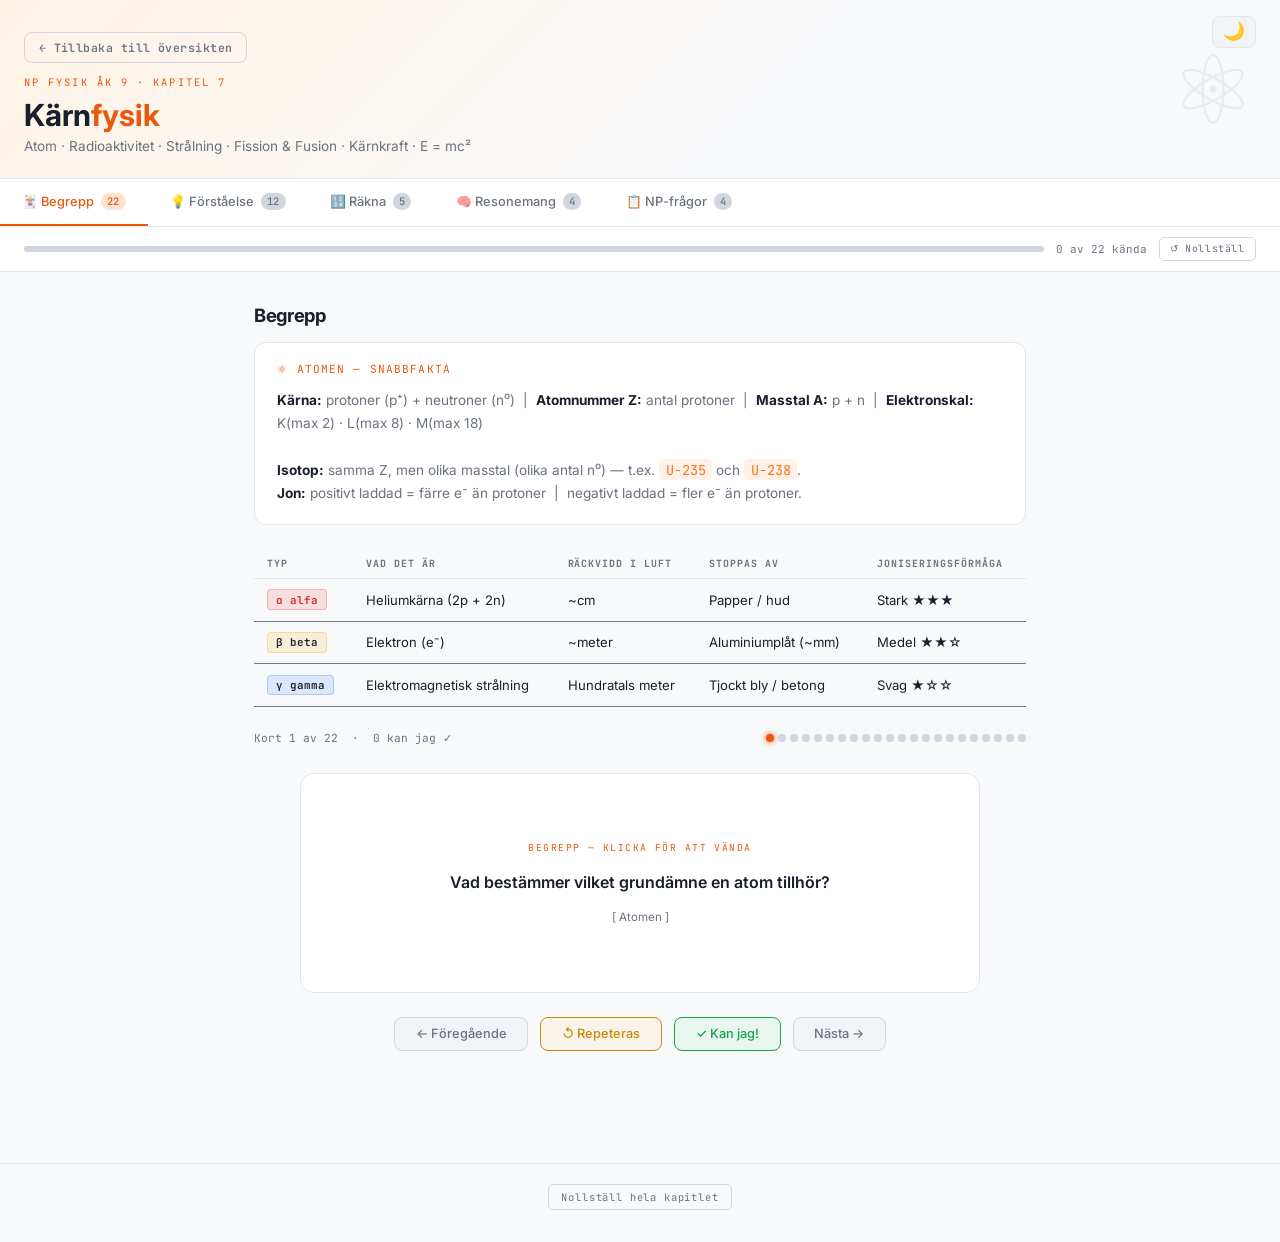
<file: fysik_karnfysik.html>
<!DOCTYPE html>
<html lang="sv">
<head>
<meta charset="UTF-8">
<meta name="viewport" content="width=device-width, initial-scale=1.0">
<title>Kärnfysik – NP Fysik åk 9</title>
<script src="theme-head.js"></script>
<style>
@import url('https://fonts.googleapis.com/css2?family=Inter:wght@400;500;600;700&family=JetBrains+Mono:wght@400;600&display=swap');

:root {
  --bg: #f8f9fb;
  --card: #ffffff;
  --card2: #f1f3f7;
  --border: #e2e6ef;
  --border2: #d0d5e0;
  --text: #1a1f2e;
  --muted: #6b7280;
  --accent: #ea580c;
  --accent2: #f97316;
  --good: #16a34a;
  --accent3: var(--good);
  --bad: #dc2626;
  --warn: #ca8a04;
  --blue: #2563eb;
  --mono: 'JetBrains Mono', monospace;
  --header-grad-start: #fff4e6;
  --card-back-muted: #4b5563;
}
[data-theme="dark"] {
  --bg: #0d0f14;
  --card: #151820;
  --card2: #1a1e28;
  --border: #252a38;
  --border2: #2e3548;
  --text: #e2e8f0;
  --muted: #94a3b8;
  --accent: #f97316;
  --accent2: #fb923c;
  --good: #22c55e;
  --accent3: var(--good);
  --bad: #ef4444;
  --warn: #eab308;
  --blue: #3b82f6;
  --mono: 'JetBrains Mono', monospace;
  --header-grad-start: #1a0a00;
  --card-back-muted: #cbd5e1;
}

* { box-sizing: border-box; margin: 0; padding: 0; }

body {
  font-family: 'Inter', sans-serif;
  background: var(--bg);
  color: var(--text);
  min-height: 100vh;
}

/* ── Header ── */
.header {
  background: linear-gradient(135deg, var(--header-grad-start) 0%, var(--bg) 60%);
  border-bottom: 1px solid var(--border);
  padding: 2rem 1.5rem 1.5rem;
  position: relative;
  overflow: hidden;
  z-index: 1;
}
.header::before {
  content: '⚛';
  position: absolute;
  right: 1.5rem;
  top: 50%;
  transform: translateY(-50%);
  font-size: 6rem;
  opacity: 0.06;
  pointer-events: none;
}
.chapter-tag {
  font-family: var(--mono);
  font-size: 0.65rem;
  letter-spacing: 0.2em;
  color: var(--accent);
  text-transform: uppercase;
  margin-bottom: 0.5rem;
}
.header h1 {
  font-size: 1.9rem;
  font-weight: 700;
  color: var(--text);
  margin-bottom: 0.3rem;
}
.header h1 span { color: var(--accent); }
.header p {
  font-size: 0.85rem;
  color: var(--muted);
}
.back-link {
  position: relative;
  z-index: 2;
  display: inline-flex;
  align-items: center;
  gap: 0.4rem;
  font-family: var(--mono);
  font-size: 0.72rem;
  font-weight: 600;
  letter-spacing: 0.04em;
  color: var(--muted);
  text-decoration: none;
  margin-bottom: 0.75rem;
  padding: 0.45rem 0.85rem;
  border-radius: 8px;
  border: 1px solid var(--border2);
  background: rgba(255, 255, 255, 0.04);
  transition: color 0.15s, border-color 0.15s, background 0.15s;
}
.back-link:hover {
  color: var(--accent);
  border-color: var(--accent);
  background: rgba(255, 255, 255, 0.07);
}

/* Tab-specifik progress */
.tab-progress-area {
  padding: 0.65rem 1.5rem;
  background: var(--card);
  border-bottom: 1px solid var(--border);
}
.tab-progress-strip {
  display: none;
  align-items: center;
  gap: 0.75rem;
  flex-wrap: wrap;
}
.tab-progress-strip.active { display: flex; }
.tab-progress-strip--actions-only { justify-content: flex-end; }
.tab-progress-bar-bg {
  flex: 1;
  min-width: 72px;
  height: 6px;
  background: var(--border2);
  border-radius: 3px;
  overflow: hidden;
}
.tab-progress-bar-fg {
  height: 100%;
  border-radius: 3px;
  background: linear-gradient(90deg, var(--accent), var(--accent2));
  width: 0%;
  transition: width 0.35s ease;
}
.tab-progress-text {
  font-family: var(--mono);
  font-size: 0.68rem;
  color: var(--muted);
  white-space: nowrap;
}
.tab-reset-btn {
  font-family: var(--mono);
  font-size: 0.62rem;
  padding: 0.28rem 0.65rem;
  border: 1px solid var(--border2);
  background: transparent;
  color: var(--muted);
  border-radius: 5px;
  cursor: pointer;
  letter-spacing: 0.06em;
  flex-shrink: 0;
  transition: all 0.15s;
}
.tab-reset-btn:hover { color: var(--accent); border-color: var(--accent); }
.chapter-footer {
  margin-top: 2.5rem;
  padding: 1.25rem 1.5rem 2rem;
  border-top: 1px solid var(--border);
  text-align: center;
  background: var(--bg);
}

/* ── Tabs ── */
.tabs {
  display: flex;
  background: var(--card);
  border-bottom: 1px solid var(--border);
  overflow-x: auto;
  scrollbar-width: none;
}
.tabs::-webkit-scrollbar { display: none; }

.tab-btn {
  font-family: 'Inter', sans-serif;
  font-size: 0.8rem;
  font-weight: 500;
  padding: 0.85rem 1.4rem;
  border: none;
  background: transparent;
  color: var(--muted);
  cursor: pointer;
  border-bottom: 2px solid transparent;
  transition: all 0.15s;
  white-space: nowrap;
  display: flex;
  align-items: center;
  gap: 0.4rem;
}
.tab-btn:hover { color: var(--text); }
.tab-btn.active { color: var(--accent); border-bottom-color: var(--accent); }
.tab-count {
  font-family: var(--mono);
  font-size: 0.65rem;
  background: var(--border2);
  padding: 0.1rem 0.4rem;
  border-radius: 10px;
}
.tab-btn.active .tab-count { background: rgba(249,115,22,0.2); color: var(--accent); }

/* ── Sections ── */
.section { display: none; max-width: 820px; margin: 0 auto; padding: 2rem 1.5rem; }
.section.active { display: block; }

/* ── Flashcards ── */
.card-meta {
  display: flex;
  justify-content: space-between;
  align-items: center;
  margin-bottom: 1rem;
}
.card-meta-left {
  font-family: var(--mono);
  font-size: 0.7rem;
  color: var(--muted);
}
.card-progress-dots {
  display: flex;
  gap: 4px;
  flex-wrap: wrap;
  max-width: 300px;
  justify-content: flex-end;
}
.dot {
  width: 8px;
  height: 8px;
  border-radius: 50%;
  background: var(--border2);
  transition: background 0.2s;
}
.dot.good { background: var(--good); }
.dot.skip { background: var(--warn); }
.dot.current { background: var(--accent); box-shadow: 0 0 6px var(--accent); }

.flashcard-scene {
  perspective: 1000px;
  width: 100%;
  max-width: 680px;
  height: 220px;
  margin: 0 auto 1.5rem;
  cursor: pointer;
}
.flashcard-inner {
  width: 100%;
  height: 100%;
  position: relative;
  transform-style: preserve-3d;
  transition: transform 0.45s cubic-bezier(.4,0,.2,1);
}
.flashcard-inner.flipped { transform: rotateY(180deg); }

.card-side {
  position: absolute;
  inset: 0;
  backface-visibility: hidden;
  -webkit-backface-visibility: hidden;
  border-radius: 14px;
  border: 1px solid var(--border);
  display: flex;
  flex-direction: column;
  align-items: center;
  justify-content: center;
  padding: 2rem;
  text-align: center;
}
.card-front {
  background: var(--card);
}
.card-back {
  background: var(--card2);
  transform: rotateY(180deg);
}
.card-side-label {
  font-family: var(--mono);
  font-size: 0.6rem;
  letter-spacing: 0.15em;
  text-transform: uppercase;
  color: var(--muted);
  margin-bottom: 1rem;
}
.card-front .card-side-label { color: var(--accent); }
.card-text {
  font-size: 1rem;
  font-weight: 600;
  line-height: 1.5;
  color: var(--text);
}
.card-back .card-text {
  font-size: 0.9rem;
  font-weight: 400;
  color: var(--card-back-muted);
}
.card-hint {
  margin-top: 1rem;
  font-size: 0.72rem;
  color: var(--muted);
}

.card-actions {
  display: flex;
  gap: 0.75rem;
  justify-content: center;
  margin-bottom: 2.5rem;
  flex-wrap: wrap;
}
.card-btn {
  font-family: 'Inter', sans-serif;
  font-size: 0.8rem;
  font-weight: 500;
  padding: 0.55rem 1.3rem;
  border-radius: 8px;
  border: 1px solid var(--border2);
  background: var(--card2);
  color: var(--muted);
  cursor: pointer;
  transition: all 0.15s;
  display: flex;
  align-items: center;
  gap: 0.4rem;
}
.card-btn:hover { color: var(--text); border-color: #3a4562; }
.card-btn.good { border-color: var(--good); color: var(--good); background: rgba(34,197,94,0.07); }
.card-btn.good:hover { background: rgba(34,197,94,0.15); }
.card-btn.skip { border-color: var(--warn); color: var(--warn); background: rgba(234,179,8,0.07); }
.card-btn.skip:hover { background: rgba(234,179,8,0.15); }

.repeat-toolbar {
  display: flex;
  flex-wrap: wrap;
  gap: 0.5rem;
  justify-content: center;
  align-items: center;
  margin-bottom: 0.75rem;
}
.repeat-queue-btn {
  border-color: var(--warn) !important;
  color: var(--warn) !important;
  background: rgba(234,179,8,0.08) !important;
}
.repeat-queue-btn:hover {
  background: rgba(234,179,8,0.15) !important;
}
.repeat-mode-strip {
  display: none;
  max-width: 680px;
  margin: 0 auto 0.6rem;
  padding: 0.35rem 0.75rem;
  border-radius: 8px;
  border: 1px solid rgba(234,179,8,0.35);
  background: rgba(234,179,8,0.06);
  font-family: var(--mono);
  font-size: 0.65rem;
  letter-spacing: 0.06em;
  text-align: center;
  color: var(--warn);
}

/* Category tags */
.cat-section {
  margin-bottom: 0.4rem;
}
.cat-label {
  font-family: var(--mono);
  font-size: 0.6rem;
  letter-spacing: 0.12em;
  text-transform: uppercase;
  color: var(--accent);
  margin-bottom: 0.8rem;
  padding-left: 0.3rem;
  border-left: 2px solid var(--accent);
  padding-left: 0.6rem;
}

/* Infobox */
.infobox {
  background: var(--card);
  border: 1px solid var(--border);
  border-radius: 12px;
  padding: 1.2rem 1.4rem;
  margin-bottom: 1.5rem;
}
.infobox-title {
  font-family: var(--mono);
  font-size: 0.7rem;
  letter-spacing: 0.1em;
  text-transform: uppercase;
  color: var(--accent);
  margin-bottom: 0.8rem;
}
.infobox p { font-size: 0.85rem; color: var(--muted); line-height: 1.7; }
.infobox strong { color: var(--text); }
.infobox code {
  font-family: var(--mono);
  font-size: 0.85rem;
  color: var(--accent2);
  background: rgba(249,115,22,0.1);
  padding: 0.1rem 0.4rem;
  border-radius: 4px;
}

/* Table */
.info-table {
  width: 100%;
  border-collapse: collapse;
  font-size: 0.82rem;
  margin-bottom: 1.5rem;
}
.info-table th {
  font-family: var(--mono);
  font-size: 0.62rem;
  letter-spacing: 0.1em;
  text-transform: uppercase;
  color: var(--muted);
  padding: 0.5rem 0.8rem;
  text-align: left;
  border-bottom: 1px solid var(--border);
}
.info-table td {
  padding: 0.65rem 0.8rem;
  border-bottom: 1px solid rgba(37,42,56,0.6);
  color: var(--text);
}
.info-table tr:hover td { background: rgba(255,255,255,0.02); }
.rad-badge {
  display: inline-block;
  font-family: var(--mono);
  font-size: 0.68rem;
  font-weight: 600;
  padding: 0.15rem 0.5rem;
  border-radius: 4px;
}
.rb-alpha { background: rgba(239,68,68,0.15); color: var(--bad); border: 1px solid rgba(239,68,68,0.3); }
.rb-beta  { background: rgba(234,179,8,0.15); color: var(--text); border: 1px solid rgba(234,179,8,0.3); }
.rb-gamma { background: rgba(59,130,246,0.15); color: var(--text); border: 1px solid rgba(59,130,246,0.3); }

/* ── Förståelse-quiz ── */
.f-question {
  background: var(--card);
  border: 1px solid var(--border);
  border-radius: 12px;
  padding: 1.4rem;
  margin-bottom: 1rem;
  transition: border-color 0.2s;
}
.f-question.answered-correct { border-color: rgba(34,197,94,0.4); }
.f-question.answered-wrong   { border-color: rgba(239,68,68,0.3); }

.f-num {
  font-family: var(--mono);
  font-size: 0.65rem;
  color: var(--muted);
  margin-bottom: 0.5rem;
  letter-spacing: 0.1em;
}
.f-qtext {
  font-size: 0.92rem;
  font-weight: 600;
  line-height: 1.5;
  margin-bottom: 1.1rem;
}
.f-opts { display: flex; flex-direction: column; gap: 0.45rem; }
.f-opt {
  display: flex;
  align-items: flex-start;
  gap: 0.7rem;
  padding: 0.65rem 0.9rem;
  background: var(--card2);
  border: 1px solid var(--border2);
  border-radius: 8px;
  cursor: pointer;
  font-size: 0.84rem;
  color: var(--muted);
  text-align: left;
  width: 100%;
  font-family: 'Inter', sans-serif;
  transition: all 0.12s;
}
.f-opt:hover:not(:disabled) { color: var(--text); border-color: #3a4562; background: rgba(255,255,255,0.03); }
.f-opt .opt-letter {
  font-family: var(--mono);
  font-size: 0.7rem;
  font-weight: 600;
  color: var(--accent);
  min-width: 1.1rem;
  margin-top: 0.1rem;
}
.f-opt.correct { border-color: var(--good); background: rgba(34,197,94,0.08); color: var(--good); }
.f-opt.wrong   { border-color: var(--bad); background: rgba(239,68,68,0.08); color: var(--bad); }
.f-opt:disabled { cursor: default; }

.f-feedback {
  display: none;
  margin-top: 0.8rem;
  padding: 0.7rem 0.9rem;
  border-radius: 8px;
  font-size: 0.82rem;
  line-height: 1.55;
}
.f-feedback.show { display: block; }
.f-feedback.correct-fb { background: rgba(34,197,94,0.07); border: 1px solid rgba(34,197,94,0.25); color: var(--good); }
.f-feedback.wrong-fb   { background: rgba(239,68,68,0.07); border: 1px solid rgba(239,68,68,0.2); color: var(--bad); }

/* RÄKNA (calc) */
.fq-num{font-size:11px;font-weight:700;letter-spacing:1px;color:var(--muted);text-transform:uppercase;margin-bottom:6px}
.calc-card{background:var(--card);border:1px solid var(--border);border-radius:16px;padding:20px;margin-bottom:14px}
.calc-q{font-weight:700;font-size:15px;margin-bottom:14px;line-height:1.5}
.calc-input{display:flex;gap:8px;align-items:center;flex-wrap:wrap}
.calc-inp{background:var(--card2);border:1px solid var(--border);color:var(--text);border-radius:8px;padding:9px 14px;font-family:var(--mono);font-size:14px;width:130px}
.calc-inp:focus{border-color:var(--accent)}
.calc-unit{color:var(--muted);font-size:13px}
.btn-check{background:var(--accent);color:#fff;border:none;border-radius:8px;padding:9px 18px;cursor:pointer;font-family:var(--mono);font-weight:700;font-size:13px}
.calc-result{margin-top:10px;padding:10px 14px;border-radius:10px;font-size:13px;display:none}
.calc-result.show{display:block}
.calc-result.ok{background:rgba(34,197,94,.1);border-left:3px solid var(--accent3);color:var(--good)}
.calc-result.err{background:rgba(239,68,68,.1);border-left:3px solid var(--bad);color:var(--bad)}
.formula-chip{background:rgba(58,142,255,.15);border:1px solid rgba(58,142,255,.3);border-radius:6px;padding:3px 9px;font-family:var(--mono);font-size:13px;display:inline-block;margin:2px;color:var(--blue)}

.quiz-summary {
  display: flex;
  align-items: center;
  justify-content: space-between;
  margin-bottom: 1.2rem;
  flex-wrap: wrap;
  gap: 0.5rem;
}
.quiz-score {
  font-family: var(--mono);
  font-size: 0.75rem;
  color: var(--muted);
}
.reset-btn {
  font-family: var(--mono);
  font-size: 0.65rem;
  padding: 0.3rem 0.8rem;
  border: 1px solid var(--border2);
  background: transparent;
  color: var(--muted);
  border-radius: 5px;
  cursor: pointer;
  letter-spacing: 0.08em;
  transition: all 0.15s;
}
.reset-btn:hover { color: var(--accent); border-color: var(--accent); }

/* ── Resonemang (samma stil som kap 3–6) ── */
.res-card {
  background: var(--card);
  border: 1px solid var(--border);
  border-radius: 14px;
  padding: 1.25rem 1.4rem;
  margin-bottom: 1.2rem;
}
.res-badge {
  display: inline-block;
  font-size: 10px;
  font-weight: 700;
  letter-spacing: 0.12em;
  text-transform: uppercase;
  padding: 3px 8px;
  border-radius: 4px;
  margin-bottom: 10px;
}
.res-badge.np { background: rgba(58,142,255,0.2); color: var(--accent); }
.res-badge.res { background: rgba(249,115,22,0.15); color: var(--warn); }
.res-q { font-weight: 700; font-size: 0.95rem; line-height: 1.5; margin-bottom: 12px; }
.res-context {
  background: var(--card2);
  border-left: 3px solid var(--accent);
  border-radius: 0 8px 8px 0;
  padding: 12px 14px;
  margin-bottom: 14px;
  font-size: 0.84rem;
  color: var(--muted);
  line-height: 1.65;
}
.res-steps { display: flex; flex-direction: column; gap: 8px; margin-bottom: 12px; }
.res-step {
  background: var(--card2);
  border: 1px solid var(--border2);
  border-radius: 10px;
  padding: 12px 14px;
}
.res-step label {
  font-size: 12px;
  font-weight: 700;
  color: var(--muted);
  display: block;
  margin-bottom: 6px;
  letter-spacing: 0.06em;
  text-transform: uppercase;
}
.res-textarea {
  width: 100%;
  background: transparent;
  border: none;
  color: var(--text);
  font-family: 'Inter', sans-serif;
  font-size: 0.82rem;
  resize: vertical;
  min-height: 60px;
  line-height: 1.6;
}
.btn-model {
  background: transparent;
  border: 1px solid var(--accent2);
  color: var(--accent2);
  padding: 8px 16px;
  border-radius: 8px;
  cursor: pointer;
  font-family: var(--mono);
  font-weight: 700;
  font-size: 12px;
  transition: all 0.2s;
}
.btn-model:hover { background: rgba(0,212,255,0.08); }
.model-ans {
  margin-top: 10px;
  background: rgba(58,142,255,0.06);
  border: 1px solid rgba(58,142,255,0.22);
  border-radius: 10px;
  padding: 14px;
  font-size: 0.82rem;
  line-height: 1.65;
  display: none;
}
.model-ans.show { display: block; }
.model-ans h3 {
  color: var(--accent2);
  font-size: 11px;
  font-weight: 700;
  letter-spacing: 0.06em;
  text-transform: uppercase;
  margin-bottom: 8px;
}
.grade-row { display: flex; gap: 6px; flex-wrap: wrap; margin-top: 8px; }
.grade { font-size: 11px; font-weight: 700; padding: 4px 10px; border-radius: 6px; }
.grade-e { background: rgba(58,142,255,0.15); color: var(--accent); }
.grade-c { background: rgba(249,115,22,0.12); color: var(--warn); }
.grade-a { background: rgba(34,197,94,0.12); color: var(--good); }

.res-chevron {
  color: var(--muted);
  font-size: 0.8rem;
  flex-shrink: 0;
}
.level-block {
  margin-bottom: 0.8rem;
}
.level-label {
  font-family: var(--mono);
  font-size: 0.62rem;
  letter-spacing: 0.12em;
  text-transform: uppercase;
  padding: 0.2rem 0.6rem;
  border-radius: 4px;
  display: inline-block;
  margin-bottom: 0.4rem;
}
.lvl-e { background: rgba(34,197,94,0.12); color: var(--good); border: 1px solid rgba(34,197,94,0.25); }
.lvl-c { background: rgba(59,130,246,0.12); color: var(--text); border: 1px solid rgba(59,130,246,0.25); }
.lvl-a { background: rgba(168,85,247,0.12); color: var(--text); border: 1px solid rgba(168,85,247,0.25); }

.level-block p {
  font-size: 0.83rem;
  color: var(--muted);
  line-height: 1.65;
  padding-left: 0.5rem;
}

/* ── NP-frågor ── */
.np-intro {
  background: rgba(249,115,22,0.06);
  border: 1px solid rgba(249,115,22,0.2);
  border-radius: 10px;
  padding: 0.9rem 1.1rem;
  margin-bottom: 1.5rem;
  font-size: 0.82rem;
  color: var(--text);
  line-height: 1.6;
}
.np-question {
  background: var(--card);
  border: 1px solid var(--border);
  border-radius: 14px;
  margin-bottom: 1.2rem;
  overflow: hidden;
}
.np-qheader {
  display: flex;
  align-items: center;
  justify-content: space-between;
  padding: 1.1rem 1.4rem;
  cursor: pointer;
  gap: 1rem;
}
.np-qheader:hover { background: rgba(255,255,255,0.02); }
.np-year {
  font-family: var(--mono);
  font-size: 0.62rem;
  letter-spacing: 0.1em;
  color: var(--accent);
  background: rgba(249,115,22,0.1);
  padding: 0.2rem 0.6rem;
  border-radius: 4px;
  white-space: nowrap;
}
.np-qtitle {
  font-size: 0.9rem;
  font-weight: 600;
  flex: 1;
  line-height: 1.4;
}
.np-body {
  display: none;
  padding: 0 1.4rem 1.4rem;
  border-top: 1px solid var(--border);
}
.np-body.show { display: block; }
.np-scenario {
  font-size: 0.84rem;
  color: var(--muted);
  line-height: 1.75;
  margin: 1rem 0;
  padding: 0.9rem 1.1rem;
  background: var(--card2);
  border-radius: 8px;
  border-left: 3px solid var(--accent);
}
.np-task {
  font-size: 0.88rem;
  font-weight: 600;
  color: var(--text);
  margin: 0.8rem 0 1rem;
  line-height: 1.5;
}
.np-tip {
  font-size: 0.78rem;
  line-height: 1.6;
  margin-top: 0.5rem;
  padding: 0.6rem 0.8rem;
  background: rgba(59,130,246,0.06);
  border: 1px solid rgba(59,130,246,0.15);
  border-radius: 6px;
  color: var(--text);
}

@media (max-width: 600px) {
  .header h1 { font-size: 1.5rem; }
  .section { padding: 1.5rem 1rem; }
  .flashcard-scene { height: 200px; }
}
</style>
<link rel="stylesheet" href="theme-ui.css">
</head>
<body>

<!-- HEADER -->
<div class="header">
  <button type="button" class="theme-toggle" id="themeToggle" aria-label="Växla tema">🌙</button>
  <a href="index.html" class="back-link">← Tillbaka till översikten</a>
  <div class="chapter-tag">NP Fysik åk 9 · Kapitel 7</div>
  <h1>Kärn<span>fysik</span></h1>
  <p>Atom · Radioaktivitet · Strålning · Fission &amp; Fusion · Kärnkraft · E = mc²</p>
</div>

<!-- TABS -->
<div class="tabs">
  <button class="tab-btn active" onclick="showTab('begrepp',event)">🃏 Begrepp <span class="tab-count" id="tc-begrepp">22</span></button>
  <button class="tab-btn" onclick="showTab('forsta',event)">💡 Förståelse <span class="tab-count">12</span></button>
  <button class="tab-btn" onclick="showTab('rakna',event)">🔢 Räkna <span class="tab-count">5</span></button>
  <button class="tab-btn" onclick="showTab('resonemang',event)">🧠 Resonemang <span class="tab-count">4</span></button>
  <button class="tab-btn" onclick="showTab('np',event)">📋 NP-frågor <span class="tab-count">4</span></button>
</div>

<div class="tab-progress-area">
  <div class="tab-progress-strip active" data-tab="begrepp">
    <div class="tab-progress-bar-bg"><div class="tab-progress-bar-fg" id="tpBar-begrepp"></div></div>
    <span class="tab-progress-text" id="tpText-begrepp">0 av 0 kända</span>
    <button type="button" class="tab-reset-btn" onclick="resetTabBegrepp()">↺ Nollställ</button>
  </div>
  <div class="tab-progress-strip" data-tab="forsta">
    <div class="tab-progress-bar-bg"><div class="tab-progress-bar-fg" id="tpBar-forsta"></div></div>
    <span class="tab-progress-text" id="tpText-forsta">0 av 0 rätt</span>
    <button type="button" class="tab-reset-btn" onclick="resetTabForstaaelse()">↺ Nollställ</button>
  </div>
  <div class="tab-progress-strip" data-tab="rakna">
    <div class="tab-progress-bar-bg"><div class="tab-progress-bar-fg" id="tpBar-rakna"></div></div>
    <span class="tab-progress-text" id="tpText-rakna">0 av 0 rätt</span>
    <button type="button" class="tab-reset-btn" onclick="resetTabRakna()">↺ Nollställ</button>
  </div>
  <div class="tab-progress-strip tab-progress-strip--actions-only" data-tab="resonemang">
    <button type="button" class="tab-reset-btn" onclick="resetTabResonemang()">↺ Nollställ</button>
  </div>
  <div class="tab-progress-strip tab-progress-strip--actions-only" data-tab="np">
    <button type="button" class="tab-reset-btn" onclick="resetTabNp()">↺ Nollställ</button>
  </div>
</div>

<!-- ════════════════════════════════
     TAB 1: BEGREPP (FLASHCARDS)
════════════════════════════════ -->
<div class="section active" id="sec-begrepp">
  <h2 class="tab-section-h2">Begrepp</h2>

  <!-- Atom-info box -->
  <div class="infobox">
    <div class="infobox-title">⚛ Atomen — snabbfakta</div>
    <p>
      <strong>Kärna:</strong> protoner (p⁺) + neutroner (n⁰) &nbsp;|&nbsp;
      <strong>Atomnummer Z:</strong> antal protoner &nbsp;|&nbsp;
      <strong>Masstal A:</strong> p + n &nbsp;|&nbsp;
      <strong>Elektronskal:</strong> K(max 2) · L(max 8) · M(max 18)<br><br>
      <strong>Isotop:</strong> samma Z, men olika masstal (olika antal n⁰) — t.ex. <code>U-235</code> och <code>U-238</code>.<br>
      <strong>Jon:</strong> positivt laddad = färre e⁻ än protoner &nbsp;|&nbsp; negativt laddad = fler e⁻ än protoner.
    </p>
  </div>

  <!-- Strålningstabell -->
  <table class="info-table">
    <thead>
      <tr>
        <th>Typ</th>
        <th>Vad det är</th>
        <th>Räckvidd i luft</th>
        <th>Stoppas av</th>
        <th>Joniseringsförmåga</th>
      </tr>
    </thead>
    <tbody>
      <tr>
        <td><span class="rad-badge rb-alpha">α alfa</span></td>
        <td>Heliumkärna (2p + 2n)</td>
        <td>~cm</td>
        <td>Papper / hud</td>
        <td style="color:var(--text)">Stark ★★★</td>
      </tr>
      <tr>
        <td><span class="rad-badge rb-beta">β beta</span></td>
        <td>Elektron (e⁻)</td>
        <td>~meter</td>
        <td>Aluminiumplåt (~mm)</td>
        <td style="color:var(--text)">Medel ★★☆</td>
      </tr>
      <tr>
        <td><span class="rad-badge rb-gamma">γ gamma</span></td>
        <td>Elektromagnetisk strålning</td>
        <td>Hundratals meter</td>
        <td>Tjockt bly / betong</td>
        <td style="color:var(--text)">Svag ★☆☆</td>
      </tr>
    </tbody>
  </table>

  <!-- Flashcards -->
  <div class="card-meta">
    <div class="card-meta-left">Kort <span id="cardIdx">1</span> av <span id="cardTotal">22</span> &nbsp;·&nbsp; <span id="cardGoodCount">0</span> kan jag ✓</div>
    <div class="card-progress-dots" id="dotRow"></div>
  </div>

  <div class="repeat-toolbar">
    <button type="button" class="card-btn repeat-queue-btn" id="btnEnterRepeat" onclick="enterRepeatMode()" style="display:none">↺ Öva repeteras (<span id="skipCount">0</span> st)</button>
    <button type="button" class="card-btn" id="btnShowAll" onclick="exitRepeatMode()" style="display:none">Visa alla kort</button>
  </div>

  <div class="repeat-mode-strip" id="repeatModeStrip" aria-live="polite">Repetera-läge · <span id="repeatLeftCount">0</span> kvar</div>

  <div class="flashcard-scene" role="button" tabindex="0" aria-label="Flashkort — klicka för att vända" onclick="flipCard()" onkeydown="if(event.key==='Enter'||event.key===' '){event.preventDefault();flipCard();}">
    <div class="flashcard-inner" id="fcInner">
      <div class="card-side card-front">
        <div class="card-side-label">Begrepp — klicka för att vända</div>
        <div class="card-text" id="fcFront">...</div>
        <div class="card-hint" id="fcHint"></div>
      </div>
      <div class="card-side card-back">
        <div class="card-side-label">Förklaring</div>
        <div class="card-text" id="fcBack">...</div>
      </div>
    </div>
  </div>

  <div class="card-actions">
    <button class="card-btn" onclick="prevCard()">← Föregående</button>
    <button class="card-btn skip" onclick="markCard('skip')">↺ Repeteras</button>
    <button class="card-btn good" onclick="markCard('good')">✓ Kan jag!</button>
    <button class="card-btn" onclick="nextCard()">Nästa →</button>
  </div>
</div>

<!-- ════════════════════════════════
     TAB 2: FÖRSTÅELSE
════════════════════════════════ -->
<div class="section" id="sec-forsta">
  <h2 class="tab-section-h2">Förståelse</h2>

  <div class="quiz-summary">
    <span class="quiz-score" id="quizScore">Rätt: 0 / 0</span>
    <button class="reset-btn" onclick="resetQuiz()">↺ Börja om</button>
  </div>

  <div id="quizContainer"></div>
</div>

<!-- ════════════════════════════════
     TAB 3: RÄKNA
════════════════════════════════ -->
<div class="section" id="sec-rakna">
  <h2 class="tab-section-h2">Räkna</h2>
  <div style="margin-top:16px;margin-bottom:16px;background:rgba(58,142,255,.08);border:1px solid rgba(58,142,255,.25);border-radius:12px;padding:14px;font-size:13px;line-height:1.8;color:var(--text)">
    <strong>📐 Formler att använda:</strong><br>
    <span class="formula-chip">N = N₀ · (½)^(t/T½)</span> kvarvarande mängd<br>
    <span class="formula-chip">T½ = halveringstid</span><br>
    <span class="formula-chip">n = t / T½</span> antal halveringstider<br>
    <span class="formula-chip">(½)^n</span> kvarvarande andel
  </div>

  <div class="calc-card">
    <div class="fq-num">Räkneuppgift 1</div>
    <div class="calc-q">Ett ämne har halveringstiden 10 år. Du börjar med 800 g. Hur mycket finns kvar efter 20 år?</div>
    <div class="calc-input">
      <input type="number" class="calc-inp" id="r1" placeholder="?" step="1" aria-label="Svar: kvarvarande massa efter två halveringstider, i gram">
      <span class="calc-unit">g</span>
      <button class="btn-check" onclick="chk('r1',200,'r1-res','✅ Rätt! n=2 halveringstider → 800×(½)²= 200 g','❌ Fel. n=2 halveringstider → 800×(½)²= 200 g',0.5)">Kontrollera</button>
    </div>
    <div class="calc-result" id="r1-res"></div>
  </div>

  <div class="calc-card">
    <div class="fq-num">Räkneuppgift 2</div>
    <div class="calc-q">Halveringstiden är 8 dagar. Du börjar med 160 g. Hur mycket finns kvar efter 24 dagar?</div>
    <div class="calc-input">
      <input type="number" class="calc-inp" id="r2" placeholder="?" step="0.1" aria-label="Svar: kvarvarande massa efter tre halveringstider, i gram">
      <span class="calc-unit">g</span>
      <button class="btn-check" onclick="chk('r2',20,'r2-res','✅ Rätt! n=3 → 160×(½)³ = 160/8 = 20 g','❌ Fel. n=3 → 160×(½)³ = 160/8 = 20 g',0.5)">Kontrollera</button>
    </div>
    <div class="calc-result" id="r2-res"></div>
  </div>

  <div class="calc-card">
    <div class="fq-num">Räkneuppgift 3</div>
    <div class="calc-q">Du har 500 g. Efter 3 halveringstider, hur mycket finns kvar?</div>
    <div class="calc-input">
      <input type="number" class="calc-inp" id="r3" placeholder="?" step="0.1" aria-label="Svar: kvarvarande massa efter tre halveringstider från 500 g, i gram">
      <span class="calc-unit">g</span>
      <button class="btn-check" onclick="chk('r3',62.5,'r3-res','✅ Rätt! 500×(½)³ = 500/8 = 62,5 g','❌ Fel. 500×(½)³ = 500/8 = 62,5 g',0.5)">Kontrollera</button>
    </div>
    <div class="calc-result" id="r3-res"></div>
  </div>

  <div class="calc-card">
    <div class="fq-num">Räkneuppgift 4</div>
    <div class="calc-q">Halveringstiden är 5 år. Hur lång tid tar det att minska 1000 till 125?</div>
    <div class="calc-input">
      <input type="number" class="calc-inp" id="r4" placeholder="?" step="1" aria-label="Svar: tid i år för att minska mängden till en åttondel">
      <span class="calc-unit">år</span>
      <button class="btn-check" onclick="chk('r4',15,'r4-res','✅ Rätt! 1000→500→250→125 = 3 halveringstider = 15 år','❌ Fel. 1000→500→250→125 = 3 halveringstider = 15 år',0.5)">Kontrollera</button>
    </div>
    <div class="calc-result" id="r4-res"></div>
  </div>

  <div class="calc-card">
    <div class="fq-num">Räkneuppgift 5</div>
    <div class="calc-q">Du börjar med 640 g. Efter 40 år finns det 40 g kvar. Vad är halveringstiden?</div>
    <div class="calc-input">
      <input type="number" class="calc-inp" id="r5" placeholder="?" step="1" aria-label="Svar: halveringstid i år">
      <span class="calc-unit">år</span>
      <button class="btn-check" onclick="chk('r5',10,'r5-res','✅ Rätt! 640→320→160→80→40 = 4 steg → 40/4 = 10 år','❌ Fel. 640→320→160→80→40 = 4 steg → 40/4 = 10 år',0.5)">Kontrollera</button>
    </div>
    <div class="calc-result" id="r5-res"></div>
  </div>
</div>

<!-- ════════════════════════════════
     TAB 3: RESONEMANG
════════════════════════════════ -->
<div class="section" id="sec-resonemang">
  <h2 class="tab-section-h2">Resonemang</h2>

  <div class="infobox" style="margin-bottom:1.5rem">
    <div class="infobox-title">💡 Hur man resonerar i flera led</div>
    <p>
      På NP krävs ofta resonemang i <strong>två led</strong>: <em>orsak → konsekvens</em>.<br>
      Exempel: "<em>Radioaktivt avfall från kärnkraft är farligt i tusentals år</em> [Led 1] →
      <em>vilket gör det svårt att lagra säkert och kan förorena grundvatten</em> [Led 2]."<br><br>
      Nivå E = ett korrekt påstående. Nivå C = ett led. Nivå A = två väl utvecklade led.
    </p>
  </div>

  <div class="res-card">
    <span class="res-badge np">NP-liknande</span>
    <div class="res-q">🔬 Röntgenpersonal och strålskydd</div>
    <div class="res-context">Röntgenpersonal som dagligen röntgar patienter använder en skyddsrock av bly.</div>
    <div class="res-steps">
      <div class="res-step">
        <label>Fråga</label>
        <div style="font-size:0.84rem;line-height:1.6;color:var(--text);margin-bottom:8px">Varför består skyddsrocken av just bly? Och varför måste personalen skydda kroppen överhuvudtaget — vad händer om de utsätts för strålning dag efter dag?</div>
        <label>Ditt svar</label>
        <textarea class="res-textarea" placeholder="Skriv ditt resonemang här..." aria-label="Röntgen: varför bly i skyddsrock och risker vid upprepad strålning"></textarea>
      </div>
    </div>
    <button type="button" class="btn-model" onclick="showModel('k7r1')">Visa exempelsvar (E/C/A)</button>
    <div class="model-ans" id="ma-k7r1">
      <h3>Exempelsvar</h3>
      <p><strong>E:</strong> Bly stoppar röntgenstrålning. Personalen måste skydda sig eftersom strålning är skadlig för kroppen.</p>
      <p style="margin-top:8px"><strong>C:</strong> Bly är ett tätt material med hög densitet som absorberar joniserande strålning effektivt. Röntgenstrålning är joniserande, vilket innebär att den kan slå loss elektroner från atomer i kroppens celler. Vid upprepade doser ackumuleras skadan i DNA och kan leda till cellmutationer.</p>
      <p style="margin-top:8px"><strong>A:</strong> Bly har hög atomnummer och densitet, vilket gör att det absorberar röntgenstrålarnas fotoner innan de når kroppen. Röntgenstrålning är joniserande strålning — den har tillräcklig energi för att jonisera atomer i levande vävnad. Även om en enstaka dos är liten, är risken kumulativ: daglig exponering ökar risken för DNA-skador som kan leda till cancer. Skyddsrocken skyddar de mest strålningskänsliga organen (benmärg, gonader) som är viktiga för blodbildning och fortplantning.</p>
    </div>
  </div>

  <div class="res-card">
    <span class="res-badge np">NP 2018</span>
    <div class="res-q">⚡ Kärnklyvningens påverkan på människan</div>
    <div class="res-context">År 1938 upptäckte vetenskapsmän att det går att klyva atomkärnan hos uran. Vid kärnklyvningen sker en kedjereaktion som frigör enorma mängder energi.</div>
    <div class="res-steps">
      <div class="res-step">
        <label>Fråga</label>
        <div style="font-size:0.84rem;line-height:1.6;color:var(--text);margin-bottom:8px">Förklara hur upptäckten av kärnklyvning har påverkat människors levnadsvillkor — resonera utifrån ett lokalt perspektiv OCH ett globalt perspektiv.</div>
        <label>Lokalt perspektiv</label>
        <textarea class="res-textarea" placeholder="Lokalt: orsak → konsekvens..." aria-label="Kärnklyvning: lokala konsekvenser"></textarea>
      </div>
      <div class="res-step">
        <label>Globalt perspektiv</label>
        <textarea class="res-textarea" placeholder="Globalt: orsak → konsekvens..." aria-label="Kärnklyvning: globala konsekvenser"></textarea>
      </div>
    </div>
    <button type="button" class="btn-model" onclick="showModel('k7r2')">Visa exempelsvar (E/C/A)</button>
    <div class="model-ans" id="ma-k7r2">
      <h3>Exempelsvar</h3>
      <p><strong>E:</strong> Lokalt: Kärnkraftverk ger el till hushåll och industri. Globalt: Kärnvapen har förändrat världspolitiken.</p>
      <p style="margin-top:8px"><strong>C:</strong> Lokalt: Kärnkraftverk producerar stora mängder el utan koldioxidutsläpp, vilket gjort el billigare och tillgängligare i länder som Sverige och Frankrike — det påverkar vardagen för miljoner människor direkt. Globalt: Kärnvapenutvecklingen efter 1945 skapade ett nytt säkerhetspolitiskt klimat (det kalla kriget) och risken för kärnvapenkrig påverkade hela världens geopolitik.</p>
      <p style="margin-top:8px"><strong>A:</strong> Lokalt: Kärnkraftverk kan förse ett helt land med stabil baskraft utan koldioxidutsläpp under drift, vilket bidragit till lägre elpris och minskad luftförorening i regioner med kärnkraft. Samtidigt skapas radioaktivt avfall som måste lagras säkert i hundratusentals år — en lokal miljörisk och ett ansvar för kommande generationer. Globalt: Kärnvapnen som utvecklades ur samma fysik har förändrat maktbalansen i världen — kärnvapenmakterna avhåller sig från direkta konflikter (avskräckningsdoktrin), men spridningsrisken (proliferation) till instabila stater är ett globalt hot. Kärnkraftsolyckor som Tjernobyl och Fukushima visar att konsekvenserna kan vara gränsöverskridande.</p>
    </div>
  </div>

  <div class="res-card">
    <span class="res-badge res">Resonemang</span>
    <div class="res-q">📱 Mobiltelefoner och strålning</div>
    <div class="res-context">Mobiltelefoner sänder ut elektromagnetisk strålning (radiovågor). WHO klassificerar denna strålning som "möjligen cancerframkallande" — den svagaste misstankegraden. Myndigheter rekommenderar handsfree, särskilt för barn.</div>
    <div class="res-steps">
      <div class="res-step">
        <label>Fråga</label>
        <div style="font-size:0.84rem;line-height:1.6;color:var(--text);margin-bottom:8px">Resonera kring varför det ändå är klokt att följa försiktighetsrekommendationen — även om bevisen för skada är svaga. Använd två naturvetenskapliga led i ditt resonemang.</div>
        <label>Ditt svar</label>
        <textarea class="res-textarea" placeholder="Led 1 … Led 2 …" aria-label="Radioaktivt avfall: resonemang i två led"></textarea>
      </div>
    </div>
    <button type="button" class="btn-model" onclick="showModel('k7r3')">Visa exempelsvar (E/C/A)</button>
    <div class="model-ans" id="ma-k7r3">
      <h3>Exempelsvar</h3>
      <p><strong>E:</strong> Strålning från mobiltelefoner kan påverka kroppen. Barn är mer känsliga och bör därför använda handsfree.</p>
      <p style="margin-top:8px"><strong>C:</strong> Radiovågor från mobiltelefoner absorberas delvis av kroppsvävnad och omvandlas till värme. Eftersom forskningen inte kan utesluta långtidseffekter, och barn har tunnare skallar och längre återstående exponeringstid, är försiktighetsrekommendationen rimlig även utan säkra bevis för skada.</p>
      <p style="margin-top:8px"><strong>A:</strong> Mobiltelefoners radiovågor är icke-joniserande strålning — de har inte tillräcklig energi för att bryta kemiska bindningar eller jonisera atomer som röntgenstrålning. Den primära effekten är termisk: vävnad absorberar energin och värms upp. Försiktighetsrekommendationen motiveras av att långtidsstudier på barn saknas, att barns hjärna fortfarande utvecklas och att exponeringstiden under en livstid är längre för dagens barn än för tidigare generationer. Principen "försiktighet vid osäkerhet" är en etablerad vetenskaplig och etisk hållning när konsekvenserna potentiellt är allvarliga och irreversibla.</p>
    </div>
  </div>

  <div class="res-card">
    <span class="res-badge np">NP 2016/2017</span>
    <div class="res-q">⚖️ Ställningstagande: Kärnkraft eller vattenkraft?</div>
    <div class="res-context">Ett land behöver öka sin elproduktion. Två alternativ: fler kärnkraftverk eller fler vattenkraftverk.<br><br>
      <strong>Fakta kärnkraft:</strong> ~25&nbsp;000&nbsp;000&nbsp;000 kWh/år per verk · 30–50 ton radioaktivt avfall/år · 3 olyckor på 40 år · uranreserver beräknas räcka 2&nbsp;500 år.<br><br>
      <strong>Fakta vattenkraft:</strong> ~80&nbsp;000&nbsp;000 kWh/år per verk · förnybar energikälla · kräver dammar som lägger landområden under vatten · varierar med vattentillgång.</div>
    <div class="res-steps">
      <div class="res-step">
        <label>Ditt ställningstagande</label>
        <textarea class="res-textarea" placeholder="Jag väljer kärnkraft / vattenkraft eftersom …" aria-label="Ställningstagande: kärnkraft eller vattenkraft"></textarea>
      </div>
      <div class="res-step">
        <label>Resonemang 1 FÖR ditt val (två led)</label>
        <textarea class="res-textarea" placeholder="Fakta → konsekvens …" aria-label="Resonemang 1 för vald energikälla (kärn- eller vattenkraft)"></textarea>
      </div>
      <div class="res-step">
        <label>Resonemang 2 FÖR ditt val (två led)</label>
        <textarea class="res-textarea" placeholder="Fakta → konsekvens …" aria-label="Resonemang 2 för vald energikälla (kärn- eller vattenkraft)"></textarea>
      </div>
      <div class="res-step">
        <label>Resonemang EMOT något av alternativen (två led)</label>
        <textarea class="res-textarea" placeholder="Mot kärnkraft eller mot vattenkraft …" aria-label="Resonemang emot vald eller alternativ energikälla"></textarea>
      </div>
    </div>
    <button type="button" class="btn-model" onclick="showModel('k7r4')">Visa exempelsvar (E/C/A) — exempel för kärnkraft</button>
    <div class="model-ans" id="ma-k7r4">
      <h3>Exempelsvar (utgångspunkt kärnkraft — du kan också välja vattenkraft med motsvarande struktur)</h3>
      <p><strong>E (kärnkraft):</strong> Kärnkraft producerar mycket el. Det ger inga koldioxidutsläpp. Men det finns radioaktivt avfall.</p>
      <p style="margin-top:8px"><strong>C (kärnkraft):</strong> FÖR: Kärnkraft producerar 300 gånger mer energi per anläggning än vattenkraft → ett fåtal verk kan förse hela landet med el. FÖR: Under drift släpper kärnkraft inte ut koldioxid → bidrar inte till växthuseffekten. EMOT vattenkraft: Dammar lägger stora landytor under vatten → ekosystem och livsmiljöer för djur och växter förstörs permanent.</p>
      <p style="margin-top:8px"><strong>A (kärnkraft):</strong> FÖR: Med 25 miljarder kWh per verk och år kan ett land täcka nationell elenergibehov med ett fåtal anläggningar, vilket ger en stabil och planerbar elproduktion oberoende av väder och årstid. FÖR: Kärnkraftens livscykelutsläpp av koldioxid är bland de lägsta av alla energikällor → ett viktigt bidrag i omställningen bort från fossila bränslen. EMOT kärnkraft: Det radioaktiva avfallet (30–50 ton/år) förblir farligt i hundratusentals år och kräver djupförvar i geologiskt stabila bergrum — en miljö- och säkerhetsrisk som kommande generationer ärver utan att ha haft nytta av energin.</p>
    </div>
  </div>
</div>

<!-- ════════════════════════════════
     TAB 4: NP-FRÅGOR
════════════════════════════════ -->
<div class="section" id="sec-np">
  <h2 class="tab-section-h2">NP-frågor</h2>

  <div class="np-intro">
    📋 Dessa frågor är hämtade direkt från eller utformade i stil med riktiga Nationella Prov. Öppna frågorna och försök svara i flera led — E, C och A visas när du öppnar.
  </div>

  <!-- NP 1 -->
  <div class="np-question">
    <div class="np-qheader" onclick="toggleNP('np1')">
      <span class="np-year">NP 2018 · Delprov A1</span>
      <div class="np-qtitle">Ge ett exempel på en partikel i atomkärnan</div>
      <div class="res-chevron" id="ch-np1">▼</div>
    </div>
    <div class="np-body" id="np1">
      <div class="np-scenario">
        I början av 1900-talet visste vetenskapsmän att atomer har en kärna. Idag vet vi mer om hur atomens kärna är uppbyggd.
      </div>
      <div class="np-task">Ge ett exempel på en partikel som finns i atomens kärna.</div>
      <div class="level-block" style="margin-top:0.8rem">
        <span class="level-label lvl-e">Nivå E — godkänt svar</span>
        <p>Proton <em>eller</em> neutron.</p>
      </div>
      <div class="np-tip">💡 Elektroner finns INTE i kärnan — de är i elektronskalen runt kärnan.</div>
    </div>
  </div>

  <!-- NP 2 -->
  <div class="np-question">
    <div class="np-qheader" onclick="toggleNP('np2')">
      <span class="np-year">NP 2018 · Delprov A1</span>
      <div class="np-qtitle">Kärnklyvningens påverkan på levnadsvillkor (lokalt &amp; globalt)</div>
      <div class="res-chevron" id="ch-np2">▼</div>
    </div>
    <div class="np-body" id="np2">
      <div class="np-scenario">
        År 1938 upptäckte vetenskapsmän att det går att klyva atomkärnan hos grundämnet uran. Vid kärnklyvningen sker en kedjereaktion som leder till att fler atomkärnor klyvs. Vid varje kärnklyvning frigörs stora mängder energi.
      </div>
      <div class="np-task">Förklara hur upptäckten av kärnklyvning har påverkat människors levnadsvillkor utifrån ett lokalt perspektiv och ett globalt perspektiv.</div>
      <div class="level-block" style="margin-top:0.8rem">
        <span class="level-label lvl-e">Nivå E</span>
        <p>Lokalt eller globalt: Ett korrekt enkelt påstående, t.ex. "Kärnkraft ger el" eller "Kärnvapen är farliga".</p>
      </div>
      <div class="level-block">
        <span class="level-label lvl-c">Nivå C</span>
        <p>Lokalt <em>och</em> globalt med ett resonemang i ett led vardera. T.ex. lokalt: kärnkraftverk ger el utan CO₂-utsläpp → lägre luftföroreningar. Globalt: kärnvapen → krig kan utplåna civilisationer.</p>
      </div>
      <div class="level-block">
        <span class="level-label lvl-a">Nivå A</span>
        <p>Båda perspektiv med välutvecklade resonemang i två led. Se Resonemang-flik för fullständigt exempelsvar.</p>
      </div>
    </div>
  </div>

  <!-- NP 3 -->
  <div class="np-question">
    <div class="np-qheader" onclick="toggleNP('np3')">
      <span class="np-year">NP-typ · Kärnkraft vs Vattenkraft</span>
      <div class="np-qtitle">Ta ställning: kärnkraft eller vattenkraft?</div>
      <div class="res-chevron" id="ch-np3">▼</div>
    </div>
    <div class="np-body" id="np3">
      <div class="np-scenario">
        <strong>Fakta kärnkraft:</strong> Producerar ~25 miljarder kWh/år. Bränsle: uran (räcker ~2500 år). Ger 30–50 ton radioaktivt avfall/år. Tre olyckor de senaste 40 åren.<br><br>
        <strong>Fakta vattenkraft:</strong> Producerar ~80 miljoner kWh/år per kraftverk. Bränsle: strömmande vatten. Inga direkta utsläpp, men stora landmassor kan ligga under vatten.
      </div>
      <div class="np-task">Ta ställning för kärnkraft eller vattenkraft. Formulera två resonemang i två led som talar för ditt val, och ett resonemang som talar emot något av alternativen.</div>
      <div class="level-block" style="margin-top:0.8rem">
        <span class="level-label lvl-e">Nivå E</span>
        <p>Tar ställning och ger ett enkelt argument, t.ex. "Jag väljer vattenkraft för att den inte ger radioaktivt avfall."</p>
      </div>
      <div class="level-block">
        <span class="level-label lvl-c">Nivå C</span>
        <p>Tydligt ställningstagande + minst ett resonemang i två led + ett motargument. T.ex. "Vattenkraft ger inga direkta koldioxidutsläpp under drift → minskar bidrag till klimatförändringar. Mot kärnkraft: radioaktivt avfall är farligt i tusentals år → svårt att lagra säkert."</p>
      </div>
      <div class="level-block">
        <span class="level-label lvl-a">Nivå A</span>
        <p>Välmotiverat ställningstagande + två starka resonemang i två led för eget val + ett välutvecklat motargument mot alternativet + naturvetenskapliga begrepp används korrekt.</p>
      </div>
      <div class="np-tip">💡 Tipset: Använd siffrorna i faktatexten! "Kärnkraft producerar 25 miljarder kWh jämfört med 80 miljoner kWh för ett enskilt vattenkraftverk" — det visar att du kan använda kvantitativ information.</div>
    </div>
  </div>

  <!-- NP 4 -->
  <div class="np-question">
    <div class="np-qheader" onclick="toggleNP('np4')">
      <span class="np-year">NP-typ · Strålning &amp; Säkerhet</span>
      <div class="np-qtitle">Varför är bakgrundsstrålning inte farlig, men industriell strålning kan vara det?</div>
      <div class="res-chevron" id="ch-np4">▼</div>
    </div>
    <div class="np-body" id="np4">
      <div class="np-scenario">
        Vi utsätts alla för bakgrundsstrålning varje dag — från radon i mark, kosmisk strålning och radioaktiva ämnen i mat. Ändå rekommenderas att man begränsar exponering för andra strålningskällor, till exempel vid röntgen.
      </div>
      <div class="np-task">Förklara varför vi kan leva med bakgrundsstrålning men ändå behöver begränsa annan strålningsexponering. Resonera i två led.</div>
      <div class="level-block" style="margin-top:0.8rem">
        <span class="level-label lvl-e">Nivå E</span>
        <p>Bakgrundsstrålning är svag och naturlig, medan röntgen är starkare och kan skada kroppen.</p>
      </div>
      <div class="level-block">
        <span class="level-label lvl-c">Nivå C</span>
        <p>Bakgrundsstrålningens dos är låg och kroppen klarar att reparera lågdos-DNA-skador → det är total kumulativ dos som avgör risken. Röntgen och industriell strålning adderar till bakgrundsdosen → om den totala stråldosen blir för hög ökar risken för cancer.</p>
      </div>
      <div class="level-block">
        <span class="level-label lvl-a">Nivå A</span>
        <p>Bakgrundsstrålningen är låg (~2 mSv/år i Sverige) och cellers DNA-reparationsmekanismer klarar lågdosstrålning → risken per år är mycket liten. Däremot är det den kumulativa livstidsdosen som bestämmer cancerrisk → varje tillskott (röntgen, yrkesstråling) ökar den totala dosen, och vid höga doser överbelastas reparationsmekanismerna, DNA-skador permanentas och kan leda till tumörutveckling.</p>
      </div>
    </div>
  </div>

</div>

<footer class="chapter-footer">
  <button type="button" class="reset-btn" onclick="resetChapter()">Nollställ hela kapitlet</button>
</footer>

<!-- ════════════════════════════════
     JAVASCRIPT
════════════════════════════════ -->
<script>
const STORAGE_KEY = 'fysik_karnfysik';
// ── Flashcard data ──
const allCards = [
  // ATOMEN
  { cat: 'Atomen', q: 'Vad bestämmer vilket grundämne en atom tillhör?', a: 'Atomnumret Z — antalet protoner i kärnan. Varje grundämne har ett unikt antal protoner.' },
  { cat: 'Atomen', q: 'Vad är masstal (A)?', a: 'A = antal protoner + antal neutroner. Exempel: Kol-12 har 6 protoner och 6 neutroner → A = 12.' },
  { cat: 'Atomen', q: 'Vad är en isotop?', a: 'Isotoper är atomer av samma grundämne (samma Z) men med olika antal neutroner → olika masstal. T.ex. U-235 och U-238.' },
  { cat: 'Atomen', q: 'Vad är en positiv jon?', a: 'En atom som förlorat elektroner → fler protoner än elektroner → nettoladdning positiv.' },
  { cat: 'Atomen', q: 'Hur många elektroner ryms i K-skalet?', a: 'Maximalt 2 elektroner. L-skalet max 8. M-skalet max 18.' },
  // RADIOAKTIVITET
  { cat: 'Radioaktivitet', q: 'Vad är radioaktivitet?', a: 'Instabila atomkärnor sönderfaller spontant och sänder ut joniserande strålning. Kallas radioaktivt sönderfall.' },
  { cat: 'Radioaktivitet', q: 'Vad är halveringstid?', a: 'Den tid det tar för hälften av ett radioaktivt ämnes atomer att sönderfalla. Kan vara millisekunder till miljarder år.' },
  { cat: 'Radioaktivitet', q: 'Vad är joniserande strålning?', a: 'Strålning med tillräcklig energi att slå loss elektroner från atomer och bilda joner. Kan skada DNA och ge cancer.' },
  { cat: 'Radioaktivitet', q: 'Vad är bakgrundsstrålning?', a: 'Naturlig joniserande strålning vi alltid utsätts för: radon i mark, kosmisk strålning, radioaktiva ämnen i mat och luft.' },
  { cat: 'Radioaktivitet', q: 'Vad mäter en geigermätare?', a: 'Intensiteten av joniserande strålning i ett område — ger antal "klick" per sekund.' },
  { cat: 'Radioaktivitet', q: 'Vad är en dosimeter?', a: 'En liten mätare som personalen bär för att mäta sin ackumulerade stråldos över tid.' },
  // STRÅLNINGSTYPER
  { cat: 'Strålningstyper', q: 'Vad är alfastrålning och vad stoppar den?', a: 'En heliumkärna (2p + 2n). Kort räckvidd i luft (~cm). Stoppas av ett papper eller huden. Farlig om inandas.' },
  { cat: 'Strålningstyper', q: 'Vad är betastrålning och vad stoppar den?', a: 'En elektron (e⁻) som kastas ut ur kärnan. Räckvidd ~meter. Stoppas av några mm aluminium.' },
  { cat: 'Strålningstyper', q: 'Vad är gammastrålning och vad stoppar den?', a: 'Elektromagnetisk strålning (kort våglängd). Lång räckvidd, stoppas av tjockt bly eller betong. Svagast jonisering per träff men störst genomträngning.' },
  { cat: 'Strålningstyper', q: 'Vilken strålningstyp har starkast jonisering per träff?', a: 'Alfastrålning — den är störst och tyngst, och kolliderar kraftigt med materia. Men den når inte långt.' },
  // FISSION & FUSION
  { cat: 'Fission & Fusion', q: 'Vad är kärnfission?', a: 'En tung atomkärna (t.ex. U-235) klyver sig när den träffas av en neutron → frigör energi + nya neutroner → kedjereaktion.' },
  { cat: 'Fission & Fusion', q: 'Vad är kärnfusion?', a: 'Två lätta kärnor (t.ex. väte-isotoper) smälter samman → tyngre kärna + enorm energi. Solens energikälla.' },
  { cat: 'Fission & Fusion', q: 'Vad är en kedjereaktion?', a: 'Vid fission frigörs neutroner → klyver fler kärnor → ännu fler neutroner → exponentiell process. Kontrolleras i kärnkraftverk med moderatorer.' },
  // KÄRNKRAFT
  { cat: 'Kärnkraft', q: 'Hur fungerar ett kärnkraftverk?', a: 'Kontrollerad fission av uran → värmer vatten → ånga driver turbin → generator producerar el. Kyls av hav/älv.' },
  { cat: 'Kärnkraft', q: 'Vad är kärnkraftverkets nackdel?', a: 'Producerar radioaktivt avfall som är farligt i tiotusentals år. Risk för olyckor (Tjernobyl 1986, Fukushima 2011).' },
  // E = mc²
  { cat: 'E = mc²', q: 'Vad säger Einsteins formel E = mc²?', a: 'En liten massa (m) innehåller en enorm mängd energi (E). c = ljushastigheten = 3×10⁸ m/s. Grunden för att kärnkraft och kärnvapen är möjliga.' },
  { cat: 'E = mc²', q: 'Varför frigörs så mycket energi vid kärnklyvning?', a: 'Massan hos fissionsprodukterna är något lägre än ursprungskärnan → massdefekten omvandlas till energi enligt E = mc². c² är enormt (~9×10¹⁶).' },
];

// ── Quiz data ──
const quizItems = [
  {
    q: 'Alfastrålning består av...',
    opts: ['En elektron som kastas ut ur kärnan', 'En heliumkärna med 2 protoner och 2 neutroner', 'Elektromagnetisk strålning utan massa', 'En neutron från kärnan'],
    correct: 1,
    fb: 'Alfastrålning (α) är en heliumkärna: 2 protoner + 2 neutroner. Den stoppas av papper och huden, men är farlig om man andas in radioaktivt material.'
  },
  {
    q: 'Vad menas med halveringstid?',
    opts: ['Tid tills all radioaktivitet är borta', 'Tid för att avge hälften av sin energi', 'Tid tills hälften av atomerna har sönderfallet', 'Halvtid av en atomkärnas livslängd'],
    correct: 2,
    fb: 'Halveringstid = den tid det tar för hälften av atomkärnorna i ett prov att sönderfalla. Efter ytterligare en halveringstid har hälften av resten sönderfallet, osv.'
  },
  {
    q: 'Ett prov har 80 radioaktiva atomer. Hur många återstår efter 3 halveringstider?',
    opts: ['40', '20', '10', '5'],
    correct: 2,
    fb: 'Efter 1 halvering: 40. Efter 2: 20. Efter 3: 10. Varje halveringstid halverar antalet kvarvarande atomer.'
  },
  {
    q: 'Vilken typ av strålning kräver tjockt bly för att stoppas?',
    opts: ['Alfastrålning', 'Betastrålning', 'Gammastrålning', 'Alla typer lika'],
    correct: 2,
    fb: 'Gammastrålning är elektromagnetisk strålning med stor genomträngningsförmåga — den kräver tjockt bly (cm) eller betong för att stoppas.'
  },
  {
    q: 'Vad är skillnaden mellan fission och fusion?',
    opts: ['Fission smälter, fusion klyver', 'Fission klyver tunga kärnor, fusion smälter ihop lätta kärnor', 'De är samma process i olika ämnen', 'Fusion klyver uran, fission smälter väte'],
    correct: 1,
    fb: 'Fission = kärnklyvning (t.ex. uran-235 klyver sig). Fusion = kärnsammanslagning (t.ex. väte → helium i solen). Fusion frigör mer energi per kg än fission.'
  },
  {
    q: 'Röntgenpersonal bär skyddsrock av bly. Varför just bly?',
    opts: ['Bly är billigast', 'Bly är flexibelt och lätt att forma', 'Bly har hög densitet och absorberar gammastrålning effektivt', 'Bly är icke-radioaktivt'],
    correct: 2,
    fb: 'Bly har hög densitet och högt atomnummer → gammastrålning och röntgenstrålning absorberas effektivt. Tjocklek + densitet är nyckeln.'
  },
  {
    q: 'Vad är joniserande strålning?',
    opts: ['Strålning som skapar joner i atmosfären', 'Strålning med tillräcklig energi att slå loss elektroner från atomer', 'Ljusstrålning från radioaktiva ämnen', 'Värmstrålning från atomer'],
    correct: 1,
    fb: 'Joniserande strålning har tillräcklig energi att slå loss elektroner från atomer → bildar joner → kan skada DNA i celler → ökad cancerrisk vid hög dos.'
  },
  {
    q: 'Vad säger Einsteins formel E = mc²?',
    opts: ['Energi ökar med hastigheten', 'Massa och energi är ekvivalenta — liten massa = enorm energi', 'Energi kan varken skapas eller förstöras', 'Masstalet A = energiinnehållet'],
    correct: 1,
    fb: 'E = mc² visar att massa och energi är ekvivalenta. c = 3×10⁸ m/s → c² = 9×10¹⁶. Därför frigörs enorm energi vid kärnprocesser trots liten massförlust.'
  },
  {
    q: 'Vilken partikel finns i atomkärnan? (Faktafråga NP 2018)',
    opts: ['Elektron', 'Foton', 'Proton', 'Meson'],
    correct: 2,
    fb: 'Atomkärnan består av protoner (positivt laddade) och neutroner (oladdade). Elektroner befinner sig i elektronskalen utanför kärnan.'
  },
  {
    q: 'Vad är bakgrundsstrålning?',
    opts: ['Strålning från kärnkraftverk i omgivningen', 'Naturlig joniserande strålning vi alltid utsätts för', 'Strålning från mobiltelefoner och WiFi', 'Reflektion av gammastrålning mot marken'],
    correct: 1,
    fb: 'Bakgrundsstrålning = naturlig strålning från radon i mark (största källan i Sverige), kosmisk strålning, radioaktiva ämnen i mat och byggmaterial. ~2 mSv/år i Sverige.'
  },
  {
    q: 'Hur fungerar ett kärnkraftverk i korthet?',
    opts: ['Fusion av väte → värme → ånga → el', 'Fission av uran → värme → ånga → turbin → el', 'Radioaktivt sönderfall → direkt el via solcellsprincipen', 'Kärnbränsle förbränns som kol'],
    correct: 1,
    fb: 'Kärnkraftverk: Fission av U-235 → värme → kokar vatten till ånga → turbin snurrar → generator producerar el. Inga direkta CO₂-utsläpp, men radioaktivt avfall bildas.'
  },
  {
    q: 'Varför är det svårt att använda alfastrålning som yttre strålskydd-hot, men farlig invändigt?',
    opts: ['Den är för svag för att skada vävnad', 'Den stoppas av huden, men inandade alfapartiklar skadar lungvävnad direkt', 'Den förvandlas till gammastrålning inuti kroppen', 'Den reflekteras av bly'],
    correct: 1,
    fb: 'Alfastrålning stoppas av huden → ingen extern fara. Men om radioaktivt material inandas eller sväljs är alfastrålningens starka jonisering extremt farlig för organ och vävnad direkt.'
  },
];

// ── State ──
const cardStates = {};
allCards.forEach((_, i) => cardStates[i] = 'unseen');
let currentCard = 0;
let isFlipped = false;
/** Endast navigation: bläddrar bara bland kort med cardStates[i]==='skip'. Påverkar inte localStorage. */
let repeatMode = false;

function getSkipIndices() {
  return allCards.map((_, i) => i).filter(i => cardStates[i] === 'skip');
}
const fAnswered = {};
const calcAnswered = {};
let quizCorrect = 0;
let quizAnswered = 0;

const HAS_RAKNA_TAB = true;
const CALC_COUNT = 5;
const FORSTA_TAB = 'forsta';

function forstaaelseSectionEl() {
  return document.getElementById('sec-forstaaelse') || document.getElementById('sec-forsta');
}

function getForstaaelseQuizProgress() {
  const qc = document.getElementById('quizContainer');
  if (qc && typeof quizItems !== 'undefined' && quizItems.length) {
    const right = Object.values(fAnswered).filter(v => v === true || v === 'true').length;
    return { right, total: quizItems.length };
  }
  const sec = forstaaelseSectionEl();
  if (!sec) return { right: 0, total: 0 };
  const cards = sec.querySelectorAll('.fq-card, .question-card, .f-question');
  let right = 0;
  cards.forEach(c => { if (c.classList.contains('answered-correct')) right++; });
  return { right, total: cards.length };
}

function getCalcProgress() {
  if (!HAS_RAKNA_TAB || !CALC_COUNT) return { right: 0, total: 0 };
  const right = Object.values(calcAnswered).filter(v => v && v.correct).length;
  return { right, total: CALC_COUNT };
}

function setTabProgressActive(tabName) {
  document.querySelectorAll('.tab-progress-strip').forEach(el => {
    el.classList.toggle('active', el.getAttribute('data-tab') === tabName);
  });
}

function updateTabProgressStrips() {
  const good = Object.values(cardStates).filter(v => v === 'good').length;
  const nCards = allCards.length;
  const bBar = document.getElementById('tpBar-begrepp');
  const bTx = document.getElementById('tpText-begrepp');
  if (bBar) bBar.style.width = nCards ? Math.min(100, Math.round((good / nCards) * 100)) + '%' : '0%';
  if (bTx) bTx.textContent = good + ' av ' + nCards + ' kända';

  const fq = getForstaaelseQuizProgress();
  const fBar = document.getElementById('tpBar-' + FORSTA_TAB);
  const fTx = document.getElementById('tpText-' + FORSTA_TAB);
  if (fBar) fBar.style.width = fq.total ? Math.min(100, Math.round((fq.right / fq.total) * 100)) + '%' : '0%';
  if (fTx) fTx.textContent = fq.right + ' av ' + fq.total + ' rätt';

  const cBar = document.getElementById('tpBar-rakna');
  const cTx = document.getElementById('tpText-rakna');
  if (cBar && cTx) {
    const c = getCalcProgress();
    cBar.style.width = c.total ? Math.min(100, Math.round((c.right / c.total) * 100)) + '%' : '0%';
    cTx.textContent = c.right + ' av ' + c.total + ' rätt';
  }
}

function resetTabBegrepp() {
  if (!confirm('Nollställa Begrepp (alla kort blir otränade)?')) return;
  allCards.forEach((_, i) => { cardStates[i] = 'unseen'; });
  repeatMode = false;
  currentCard = 0;
  renderCard();
  updateMainProgress();
}

function resetTabForstaaelse() {
  if (!confirm('Nollställa Förståelse (frågor och svar)?')) return;
  if (typeof buildQuiz === 'function') {
    Object.keys(fAnswered).forEach(k => delete fAnswered[k]);
    quizCorrect = 0;
    quizAnswered = 0;
    buildQuiz();
    if (typeof applyRestoredQuiz === 'function') applyRestoredQuiz();
    const qs = document.getElementById('quizScore');
    if (qs) qs.textContent = 'Rätt: 0 / 0';
  }
  updateMainProgress();
}

function resetTabResonemang() {
  if (!confirm('Nollställa textfält och dölja visade svar på Resonemang-fliken?')) return;
  const s = document.getElementById('sec-resonemang');
  if (!s) return;
  s.querySelectorAll('textarea, input[type="text"], input:not([type])').forEach(el => { el.value = ''; });
  s.querySelectorAll('.model-ans.show, .model-answer.show').forEach(el => { el.classList.remove('show'); });
}

function resetTabNp() {
  if (!confirm('Nollställa textfält och dölja visade svar på NP-fliken?')) return;
  const s = document.getElementById('sec-np');
  if (!s) return;
  s.querySelectorAll('textarea, input[type="text"], input:not([type])').forEach(el => { el.value = ''; });
  s.querySelectorAll('.model-ans.show, .model-answer.show, .np-body.show').forEach(el => { el.classList.remove('show'); });
}

function resetTabRakna() {
  if (!confirm('Nollställa alla räkneuppgifter på Räkna-fliken?')) return;
  Object.keys(calcAnswered).forEach(k => { delete calcAnswered[k]; });
  for (let i = 1; i <= CALC_COUNT; i++) {
    const id = 'r' + i;
    const inp = document.getElementById(id);
    const res = document.getElementById(id + '-res');
    if (inp) inp.disabled = false;
    if (res) { res.textContent = ''; res.className = 'calc-result'; }
  }
  updateMainProgress();
}

// ── Navigation ──
function showTab(name, e) {
  document.querySelectorAll('.section').forEach(s => s.classList.remove('active'));
  document.querySelectorAll('.tab-btn').forEach(b => b.classList.remove('active'));
  document.getElementById('sec-' + name).classList.add('active');
  if (e) e.currentTarget.classList.add('active');
  setTabProgressActive(name);
}

// ── Flashcards ──
function updateRepeatUI() {
  const skips = getSkipIndices();
  const n = skips.length;
  const enterBtn = document.getElementById('btnEnterRepeat');
  const showAllBtn = document.getElementById('btnShowAll');
  const strip = document.getElementById('repeatModeStrip');
  const sc = document.getElementById('skipCount');
  const rl = document.getElementById('repeatLeftCount');
  if (sc) sc.textContent = n;
  if (rl) rl.textContent = n;
  if (enterBtn) enterBtn.style.display = !repeatMode && n > 0 ? 'inline-flex' : 'none';
  if (showAllBtn) showAllBtn.style.display = repeatMode ? 'inline-flex' : 'none';
  if (strip) strip.style.display = repeatMode ? 'block' : 'none';
}

function enterRepeatMode() {
  const skips = getSkipIndices();
  if (skips.length === 0) return;
  repeatMode = true;
  currentCard = skips[0];
  renderCard();
}

function exitRepeatMode() {
  repeatMode = false;
  renderCard();
}

// ── Flashcards ──
function renderCard() {
  if (repeatMode) {
    const skips = getSkipIndices();
    if (skips.length === 0) {
      repeatMode = false;
    } else if (skips.indexOf(currentCard) === -1) {
      currentCard = skips[0];
    }
  }
  const card = allCards[currentCard];
  document.getElementById('fcFront').textContent = card.q;
  document.getElementById('fcBack').textContent = card.a;
  document.getElementById('fcHint').textContent = '[ ' + card.cat + ' ]';
  if (repeatMode) {
    const skips = getSkipIndices();
    const pos = skips.indexOf(currentCard);
    document.getElementById('cardIdx').textContent = pos >= 0 ? String(pos + 1) : '1';
    document.getElementById('cardTotal').textContent = String(skips.length);
  } else {
    document.getElementById('cardIdx').textContent = currentCard + 1;
    document.getElementById('cardTotal').textContent = allCards.length;
  }
  document.getElementById('fcInner').classList.remove('flipped');
  isFlipped = false;
  renderDots();
  updateRepeatUI();
  updateMainProgress();
}

function renderDots() {
  const row = document.getElementById('dotRow');
  row.innerHTML = '';
  allCards.forEach((_, i) => {
    const d = document.createElement('div');
    d.className = 'dot';
    if (i === currentCard) d.classList.add('current');
    else if (cardStates[i] === 'good') d.classList.add('good');
    else if (cardStates[i] === 'skip') d.classList.add('skip');
    row.appendChild(d);
  });
  const good = Object.values(cardStates).filter(v => v === 'good').length;
  document.getElementById('cardGoodCount').textContent = good;
}

function flipCard() {
  isFlipped = !isFlipped;
  document.getElementById('fcInner').classList.toggle('flipped', isFlipped);
}

function markCard(state) {
  cardStates[currentCard] = state;
  if (repeatMode) {
    const skips = getSkipIndices();
    if (state === 'good') {
      if (skips.length === 0) {
        repeatMode = false;
        currentCard = 0;
        renderCard();
        return;
      }
      let next = skips.find(i => i > currentCard);
      if (next === undefined) next = skips[0];
      currentCard = next;
      renderCard();
      return;
    }
    if (skips.length === 0) {
      repeatMode = false;
      renderCard();
      return;
    }
    const pos = skips.indexOf(currentCard);
    const nextPos = (pos + 1) % skips.length;
    currentCard = skips[nextPos];
    renderCard();
    return;
  }
  nextCard();
}

function nextCard() {
  if (repeatMode) {
    const skips = getSkipIndices();
    if (skips.length === 0) {
      repeatMode = false;
      renderCard();
      return;
    }
    const pos = skips.indexOf(currentCard);
    const i = pos >= 0 ? pos : 0;
    const nextPos = (i + 1) % skips.length;
    currentCard = skips[nextPos];
  } else {
    currentCard = (currentCard + 1) % allCards.length;
  }
  renderCard();
}

function prevCard() {
  if (repeatMode) {
    const skips = getSkipIndices();
    if (skips.length === 0) {
      repeatMode = false;
      renderCard();
      return;
    }
    const pos = skips.indexOf(currentCard);
    const i = pos >= 0 ? pos : 0;
    const prevPos = (i - 1 + skips.length) % skips.length;
    currentCard = skips[prevPos];
  } else {
    currentCard = (currentCard - 1 + allCards.length) % allCards.length;
  }
  renderCard();
}

// ── Quiz ──
function buildQuiz() {
  const c = document.getElementById('quizContainer');
  c.innerHTML = '';
  quizItems.forEach((item, qi) => {
    const div = document.createElement('div');
    div.className = 'f-question';
    div.id = 'fq-' + qi;
    const letters = ['A', 'B', 'C', 'D'];
    const optsHtml = item.opts.map((o, oi) =>
      `<button class="f-opt" id="fo-${qi}-${oi}" onclick="answerQuiz(${qi},${oi})">
        <span class="opt-letter">${letters[oi]}</span>${o}
      </button>`
    ).join('');
    div.innerHTML = `
      <div class="f-num">Fråga ${qi + 1} av ${quizItems.length}</div>
      <div class="f-qtext">${item.q}</div>
      <div class="f-opts">${optsHtml}</div>
      <div class="f-feedback" id="ff-${qi}"></div>
    `;
    c.appendChild(div);
  });
}

function applyRestoredQuiz() {
  quizCorrect = 0;
  quizAnswered = 0;
  for (let qi = 0; qi < quizItems.length; qi++) {
    if (fAnswered[qi] === undefined) continue;
    const item = quizItems[qi];
    const isRight = fAnswered[qi];
    for (let i = 0; i < item.opts.length; i++) {
      const btn = document.getElementById('fo-' + qi + '-' + i);
      if (!btn) continue;
      btn.disabled = true;
      if (i === item.correct) btn.classList.add('correct');
    }
    const fb = document.getElementById('ff-' + qi);
    if (fb) {
      fb.className = 'f-feedback show ' + (isRight ? 'correct-fb' : 'wrong-fb');
      fb.textContent = (isRight ? '✅ Rätt! ' : '❌ Fel. ') + item.fb;
    }
    const qEl = document.getElementById('fq-' + qi);
    if (qEl) qEl.classList.add(isRight ? 'answered-correct' : 'answered-wrong');
    if (isRight) quizCorrect++;
    quizAnswered++;
  }
  document.getElementById('quizScore').textContent = `Rätt: ${quizCorrect} / ${quizAnswered}`;
}

function answerQuiz(qi, oi) {
  if (fAnswered[qi] !== undefined) return;
  const item = quizItems[qi];
  fAnswered[qi] = (oi === item.correct);
  const isRight = oi === item.correct;
  for (let i = 0; i < item.opts.length; i++) {
    const btn = document.getElementById('fo-' + qi + '-' + i);
    btn.disabled = true;
    if (i === item.correct) btn.classList.add('correct');
    else if (i === oi) btn.classList.add('wrong');
  }
  const fb = document.getElementById('ff-' + qi);
  fb.className = 'f-feedback show ' + (isRight ? 'correct-fb' : 'wrong-fb');
  fb.textContent = (isRight ? '✅ Rätt! ' : '❌ Fel. ') + item.fb;
  const qEl = document.getElementById('fq-' + qi);
  qEl.classList.add(isRight ? 'answered-correct' : 'answered-wrong');
  if (isRight) quizCorrect++;
  quizAnswered++;
  document.getElementById('quizScore').textContent = `Rätt: ${quizCorrect} / ${quizAnswered}`;
  updateMainProgress();
}

function resetQuiz() {
  Object.keys(fAnswered).forEach(k => delete fAnswered[k]);
  quizCorrect = 0;
  quizAnswered = 0;
  buildQuiz();
  applyRestoredQuiz();
  updateMainProgress();
}

// ══════════════════════════════════════════
// RÄKNING (calc) logic
// ══════════════════════════════════════════
function chk(inputId, correct, resultId, okMsg, errMsg, tol) {
  if (calcAnswered[inputId] !== undefined) return;

  const inp = document.getElementById(inputId);
  const res = document.getElementById(resultId);
  const val = parseFloat(inp?.value);

  if (!inp || !res || Number.isNaN(val)) {
    if (res) {
      res.textContent = 'Ange ett tal.';
      res.className = 'calc-result show err';
    }
    return;
  }

  const ok = Math.abs(val - correct) <= tol;
  const msg = ok ? okMsg : errMsg;
  res.textContent = msg;
  res.className = 'calc-result show ' + (ok ? 'ok' : 'err');

  calcAnswered[inputId] = { correct: ok, msg };
  inp.disabled = true;

  updateMainProgress();
}

function applyRestoredCalc() {
  for (let i = 1; i <= 5; i++) {
    const id = 'r' + i;
    const state = calcAnswered[id];
    if (state === undefined) continue;

    const res = document.getElementById(id + '-res');
    const inp = document.getElementById(id);
    if (res) {
      res.textContent = state.msg;
      res.className = 'calc-result show ' + (state.correct ? 'ok' : 'err');
    }
    if (inp) inp.disabled = true;
  }
}

// ── Toggles ──
function showModel(id) {
  const el = document.getElementById('ma-' + id);
  if (el) el.classList.toggle('show');
}

function toggleNP(id) {
  const body = document.getElementById(id);
  const ch = document.getElementById('ch-' + id);
  const show = body.classList.toggle('show');
  ch.textContent = show ? '▲' : '▼';
}

// ── Progress ──
function updateMainProgress() {
  const good = Object.values(cardStates).filter(v => v === 'good').length;
  const fProg = getForstaaelseQuizProgress();
  const cProg = getCalcProgress();
  const total = allCards.length + fProg.total + cProg.total;
  const pct = total ? Math.min(100, Math.round(((good + fProg.right + cProg.right) / total) * 100)) : 0;
  localStorage.setItem(STORAGE_KEY + '_progress', JSON.stringify({
    pct, good, fRight: fProg.right, calcRight: cProg.right, total,
    cardStates: Object.assign({}, cardStates),
    fAnswered: Object.assign({}, fAnswered),
    calcAnswered: Object.assign({}, calcAnswered),
  }));
  updateTabProgressStrips();
}

function restoreProgress() {
  const raw = localStorage.getItem(STORAGE_KEY + '_progress');
  if (!raw) return;
  try {
    const data = JSON.parse(raw);
    if (data.cardStates) Object.entries(data.cardStates).forEach(([k,v]) => { cardStates[k] = v; });
    if (data.fAnswered)  Object.entries(data.fAnswered).forEach(([k,v])  => { fAnswered[k] = v; });
    if (data.calcAnswered) Object.entries(data.calcAnswered).forEach(([k,v]) => { calcAnswered[k] = v; });
  } catch(e) {}
}

function resetChapter() {
  if (!confirm('Nollställa all progress för det här kapitlet?')) return;
  localStorage.removeItem(STORAGE_KEY + '_progress');
  allCards.forEach((_, i) => { cardStates[i] = 'unseen'; });
  Object.keys(fAnswered).forEach(k => { delete fAnswered[k]; });
  Object.keys(calcAnswered).forEach(k => { delete calcAnswered[k]; });
  for (let i = 1; i <= 5; i++) {
    const id = 'r' + i;
    const inp = document.getElementById(id);
    const res = document.getElementById(id + '-res');
    if (inp) inp.disabled = false;
    if (res) { res.textContent = ''; res.className = 'calc-result'; }
  }
  currentCard = 0;
  repeatMode = false;
  if (typeof quizCorrect !== 'undefined') { quizCorrect = 0; quizAnswered = 0; }
  renderCard();
  if (typeof buildQuiz === 'function') buildQuiz();
  if (typeof applyRestoredQuiz === 'function') applyRestoredQuiz();
  updateMainProgress();
}

// ── Init ──
restoreProgress();
renderCard();
buildQuiz();
applyRestoredQuiz();
applyRestoredCalc();
setTabProgressActive('begrepp');
updateTabProgressStrips();
</script>
<script src="theme-toggle.js"></script>
</body>
</html>
</file>
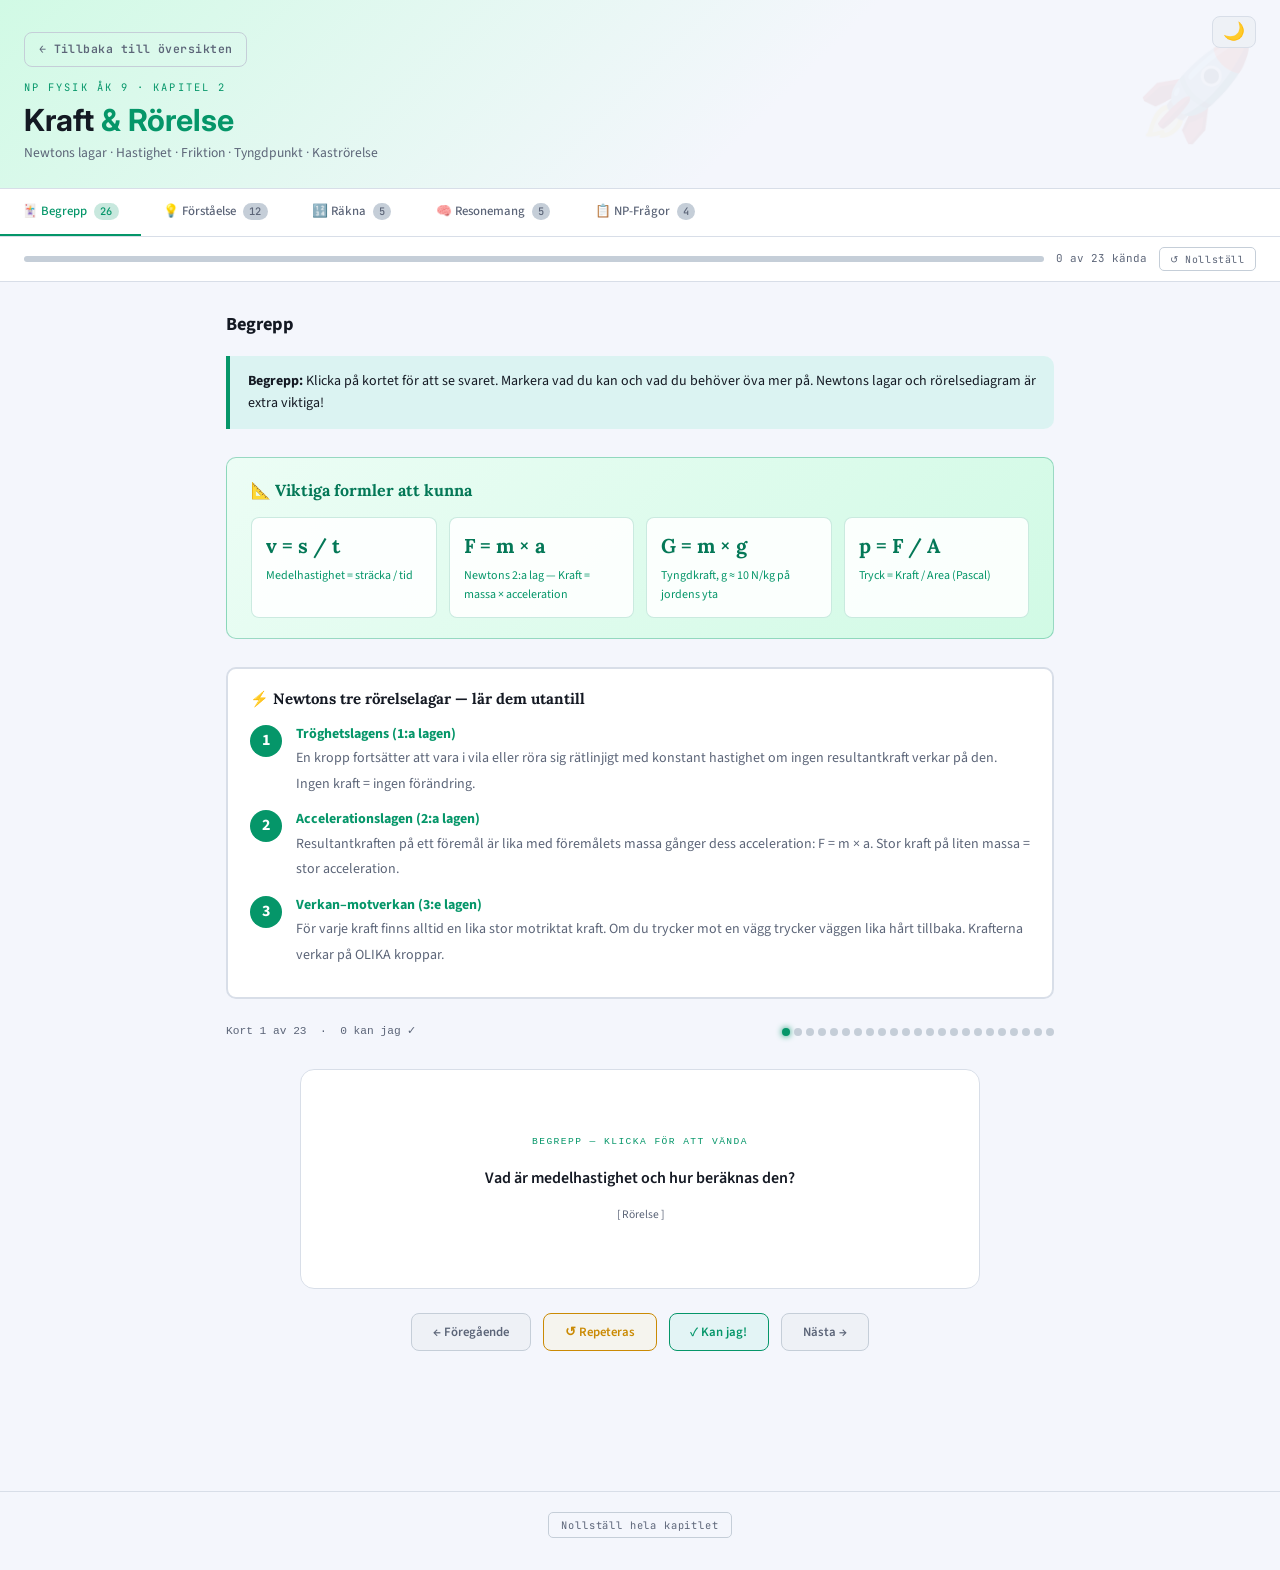
<file: fysik_kraft_rorelse.html>
<!DOCTYPE html>
<html lang="sv">
<head>
<meta charset="UTF-8">
<meta name="viewport" content="width=device-width, initial-scale=1.0">
<title>Fysik åk 9 – Kraft & Rörelse</title>
<script src="theme-head.js"></script>
<link href="https://fonts.googleapis.com/css2?family=Inter:wght@400;500;600;700&family=JetBrains+Mono:wght@400;600&family=Lora:wght@400;600;700&family=Source+Sans+3:wght@300;400;600;700&display=swap" rel="stylesheet">
<style>
  :root {
    --bg: #f4f6fc;
    --surface: #eef1f8;
    --card: #ffffff;
    --white: #ffffff;
    --text: #141923;
    --muted: #5c6578;
    --border: #d8dee8;
    --accent: #059669;
    --accent-light: rgba(5, 150, 105, 0.1);
    --accent-hover: #047857;
    --accent-blue: #2563eb;
    --green: #059669;
    --green-light: rgba(5, 150, 105, 0.1);
    --red: #dc2626;
    --red-light: rgba(220, 38, 38, 0.1);
    --orange: #ea580c;
    --orange-light: rgba(234, 88, 12, 0.12);
    --yellow-light: rgba(202, 138, 4, 0.08);
    --warn: #ca8a04;
    --good: var(--green);
    --mono: ui-monospace, 'Cascadia Code', monospace;
    --card2: #eef1f6;
    --border2: #c5ced8;
    --shadow: 0 4px 24px rgba(0, 0, 0, 0.06);
    --shadow-lg: 0 8px 32px rgba(0, 0, 0, 0.1);
    --radius: 10px;
    --accent2: var(--accent-blue);
    --accent3: var(--green);
    --bad: var(--red);
    --header-grad-start: #d1fae5;
    --card-back-muted: #4b5563;
    --formula-grad-a: #ecfdf5;
    --formula-grad-b: #d1fae5;
    --formula-card-text: #065f46;
    --formula-border: rgba(5, 150, 105, 0.35);
    --formula-item-bg: rgba(255, 255, 255, 0.88);
    --formula-item-border: rgba(5, 150, 105, 0.2);
    --formula-eq: #047857;
    --formula-desc: #059669;
    --formula-h3: #047857;
  }
  [data-theme="dark"] {
    --bg: #0b0f1a;
    --surface: #131825;
    --card: #1c2235;
    --white: #1c2235;
    --text: #dde3f5;
    --muted: #94a3b8;
    --border: #273050;
    --accent: #06d6a0;
    --accent-light: rgba(6, 214, 160, 0.12);
    --accent-hover: #05b584;
    --accent-blue: #3a8eff;
    --green: #06d6a0;
    --green-light: rgba(6, 214, 160, 0.12);
    --red: #ff4d6d;
    --red-light: rgba(255, 77, 109, 0.12);
    --orange: #fb923c;
    --orange-light: rgba(251, 146, 60, 0.14);
    --yellow-light: rgba(255, 210, 63, 0.1);
    --warn: #ffd23f;
    --good: var(--green);
    --mono: ui-monospace, 'Cascadia Code', monospace;
    --card2: #151d28;
    --border2: #2d3a48;
    --shadow: 0 4px 24px rgba(0, 0, 0, 0.35);
    --shadow-lg: 0 8px 32px rgba(0, 0, 0, 0.45);
    --radius: 10px;
    --accent2: var(--accent-blue);
    --accent3: var(--green);
    --bad: var(--red);
    --header-grad-start: #021a14;
    --card-back-muted: #cbd5e1;
    --formula-grad-a: #042f2e;
    --formula-grad-b: #0a3d35;
    --formula-card-text: #fff;
    --formula-border: rgba(6, 214, 160, 0.35);
    --formula-item-bg: rgba(255, 255, 255, 0.08);
    --formula-item-border: rgba(255, 255, 255, 0.12);
    --formula-eq: #fff;
    --formula-desc: #6ee7b7;
    --formula-h3: #6ee7b7;
  }
  *, *::before, *::after { box-sizing: border-box; margin: 0; padding: 0; }
  body { font-family: 'Source Sans 3', sans-serif; background: var(--bg); color: var(--text); font-size: 16px; line-height: 1.6; min-height: 100vh; }

  /* HEADER (samma mönster som kapitel 7–9) */
  .header {
    background: linear-gradient(135deg, var(--header-grad-start) 0%, var(--bg) 60%);
    border-bottom: 1px solid var(--border);
    padding: 2rem 1.5rem 1.5rem;
    position: relative;
    overflow: hidden;
    z-index: 1;
  }
  .header::before {
    content: '🚀';
    position: absolute;
    right: 1.5rem;
    top: 50%;
    transform: translateY(-50%);
    font-size: 6rem;
    opacity: 0.06;
    pointer-events: none;
  }
  .chapter-tag {
    font-family: 'JetBrains Mono', var(--mono);
    font-size: 0.65rem;
    letter-spacing: 0.2em;
    color: var(--accent);
    text-transform: uppercase;
    margin-bottom: 0.5rem;
  }
  .header h1 {
    font-family: 'Inter', 'Source Sans 3', sans-serif;
    font-size: 1.9rem;
    font-weight: 700;
    color: var(--text);
    margin-bottom: 0.3rem;
    line-height: 1.15;
  }
  .header h1 span { color: var(--accent); }
  .header p { font-size: 0.85rem; color: var(--muted); line-height: 1.5; }
  .back-link {
    position: relative;
    z-index: 2;
    display: inline-flex;
    align-items: center;
    gap: 0.4rem;
    font-family: 'JetBrains Mono', var(--mono);
    font-size: 0.72rem;
    font-weight: 600;
    letter-spacing: 0.04em;
    color: var(--muted);
    text-decoration: none;
    margin-bottom: 0.75rem;
    padding: 0.45rem 0.85rem;
    border-radius: 8px;
    border: 1px solid var(--border2);
    background: rgba(255, 255, 255, 0.04);
    transition: color 0.15s, border-color 0.15s, background 0.15s;
  }
  .back-link:hover {
    color: var(--accent);
    border-color: var(--accent);
    background: rgba(255, 255, 255, 0.07);
  }

  .tab-progress-area {
    padding: 0.65rem 1.5rem;
    background: var(--card);
    border-bottom: 1px solid var(--border);
    position: relative;
    z-index: 1;
  }
  .tab-progress-strip { display: none; align-items: center; gap: 0.75rem; flex-wrap: wrap; }
  .tab-progress-strip.active { display: flex; }
  .tab-progress-strip--actions-only { justify-content: flex-end; }
  .tab-progress-bar-bg { flex: 1; min-width: 72px; height: 6px; background: var(--border2); border-radius: 3px; overflow: hidden; }
  .tab-progress-bar-fg {
    height: 100%;
    border-radius: 3px;
    background: linear-gradient(90deg, var(--accent), #34d399);
    width: 0%;
    transition: width 0.35s ease;
  }
  .tab-progress-text { font-family: 'JetBrains Mono', var(--mono); font-size: 0.68rem; color: var(--muted); white-space: nowrap; }
  .tab-reset-btn {
    font-family: 'JetBrains Mono', var(--mono);
    font-size: 0.62rem;
    padding: 0.28rem 0.65rem;
    border: 1px solid var(--border2);
    background: transparent;
    color: var(--muted);
    border-radius: 5px;
    cursor: pointer;
    letter-spacing: 0.06em;
    flex-shrink: 0;
    transition: all 0.15s;
  }
  .tab-reset-btn:hover { color: var(--accent); border-color: var(--accent); }
  .chapter-footer {
    margin-top: 2.5rem;
    padding: 1.25rem 1.5rem 2rem;
    border-top: 1px solid var(--border);
    text-align: center;
    background: var(--bg);
  }
  .reset-btn {
    font-family: 'JetBrains Mono', var(--mono);
    font-size: 0.65rem;
    padding: 0.3rem 0.8rem;
    border: 1px solid var(--border2);
    background: transparent;
    color: var(--muted);
    border-radius: 5px;
    cursor: pointer;
    letter-spacing: 0.08em;
    transition: all 0.15s;
  }
  .reset-btn:hover { color: var(--accent); border-color: var(--accent); }

  .tabs {
    display: flex;
    background: var(--card);
    border-bottom: 1px solid var(--border);
    overflow-x: auto;
    scrollbar-width: none;
  }
  .tabs::-webkit-scrollbar { display: none; }
  .tab-btn {
    flex-shrink: 0;
    background: none;
    border: none;
    border-bottom: 2px solid transparent;
    padding: 0.85rem 1.4rem;
    font-family: 'Source Sans 3', sans-serif;
    font-size: 0.8rem;
    font-weight: 500;
    color: var(--muted);
    cursor: pointer;
    transition: color 0.15s, border-color 0.15s;
    white-space: nowrap;
    display: flex;
    align-items: center;
    gap: 0.4rem;
  }
  .tab-btn:hover { color: var(--text); }
  .tab-btn.active { color: var(--accent); border-bottom-color: var(--accent); }
  .tab-count {
    font-family: 'JetBrains Mono', var(--mono);
    font-size: 0.65rem;
    background: var(--border2);
    padding: 0.1rem 0.4rem;
    border-radius: 10px;
  }
  .tab-btn.active .tab-count {
    background: color-mix(in srgb, var(--accent) 22%, transparent);
    color: var(--accent);
  }

  .content { max-width: 860px; margin: 0 auto; padding: 28px 16px 60px; }
  .section { display: none; }
  .section.active { display: block; }

  .section-intro { background: rgba(6, 214, 160, 0.1); border-left: 4px solid var(--accent); border-radius: 0 var(--radius) var(--radius) 0; padding: 14px 18px; margin-bottom: 28px; font-size: 14px; color: var(--text); }
  .section-intro strong { font-weight: 700; }

  /* FLASHCARDS (samma struktur som kärnfysik) */
  .card-meta { display: flex; justify-content: space-between; align-items: center; margin-bottom: 1rem; }
  .card-meta-left { font-family: var(--mono); font-size: 0.7rem; color: var(--muted); }
  .card-progress-dots { display: flex; gap: 4px; flex-wrap: wrap; max-width: 320px; justify-content: flex-end; }
  .dot { width: 8px; height: 8px; border-radius: 50%; background: var(--border2); transition: background 0.2s; }
  .dot.good { background: var(--good); }
  .dot.skip { background: var(--warn); }
  .dot.current { background: var(--accent); box-shadow: 0 0 6px var(--accent); }
  .flashcard-scene { perspective: 1000px; width: 100%; max-width: 680px; height: 220px; margin: 0 auto 1.5rem; cursor: pointer; }
  .flashcard-inner { width: 100%; height: 100%; position: relative; transform-style: preserve-3d; transition: transform 0.45s cubic-bezier(.4,0,.2,1); }
  .flashcard-inner.flipped { transform: rotateY(180deg); }
  .card-side { position: absolute; inset: 0; backface-visibility: hidden; -webkit-backface-visibility: hidden; border-radius: 14px; border: 1px solid var(--border); display: flex; flex-direction: column; align-items: center; justify-content: center; padding: 2rem; text-align: center; }
  .card-front { background: var(--card); }
  .card-back { background: var(--card2); transform: rotateY(180deg); }
  .card-side-label { font-family: var(--mono); font-size: 0.6rem; letter-spacing: 0.15em; text-transform: uppercase; color: var(--muted); margin-bottom: 1rem; }
  .card-front .card-side-label { color: var(--accent); }
  .card-text { font-family: 'Source Sans 3', sans-serif; font-size: 1rem; font-weight: 600; line-height: 1.5; color: var(--text); white-space: pre-line; }
  .card-back .card-text { font-size: 0.9rem; font-weight: 400; color: var(--card-back-muted); }
  .card-hint { margin-top: 1rem; font-size: 0.72rem; color: var(--muted); }
  .card-actions { display: flex; gap: 0.75rem; justify-content: center; margin-bottom: 2.5rem; flex-wrap: wrap; }
  .card-btn { font-family: 'Source Sans 3', sans-serif; font-size: 0.8rem; font-weight: 600; padding: 0.55rem 1.3rem; border-radius: 8px; border: 1px solid var(--border2); background: var(--card2); color: var(--muted); cursor: pointer; transition: all 0.15s; display: flex; align-items: center; gap: 0.4rem; }
  .card-btn:hover { color: var(--text); border-color: #3a4562; }
  .card-btn.good { border-color: var(--good); color: var(--good); background: rgba(6, 214, 160, 0.07); }
  .card-btn.good:hover { background: rgba(6, 214, 160, 0.15); }
  .card-btn.skip { border-color: var(--warn); color: var(--warn); background: rgba(255, 210, 63, 0.07); }
  .card-btn.skip:hover { background: rgba(255, 210, 63, 0.15); }

  .repeat-toolbar {
    display: flex;
    flex-wrap: wrap;
    gap: 0.5rem;
    justify-content: center;
    align-items: center;
    margin-bottom: 0.75rem;
  }
  .repeat-queue-btn {
    border-color: var(--warn) !important;
    color: var(--warn) !important;
    background: rgba(234, 179, 8, 0.08) !important;
  }
  .repeat-queue-btn:hover {
    background: rgba(234, 179, 8, 0.15) !important;
  }
  .repeat-mode-strip {
    display: none;
    max-width: 680px;
    margin: 0 auto 0.6rem;
    padding: 0.35rem 0.75rem;
    border-radius: 8px;
    border: 1px solid rgba(234, 179, 8, 0.35);
    background: rgba(234, 179, 8, 0.06);
    font-family: var(--mono);
    font-size: 0.65rem;
    letter-spacing: 0.06em;
    text-align: center;
    color: var(--warn);
  }

  .btn { font-family: 'Source Sans 3', sans-serif; font-size: 14px; font-weight: 600; padding: 9px 20px; border-radius: 7px; cursor: pointer; transition: background .15s, transform .1s; border: 2px solid transparent; }
  .btn:active { transform: scale(.97); }
  .btn-primary { background: var(--accent); color: #fff; border-color: var(--accent); }
  .btn-primary:hover { background: var(--accent-hover); border-color: var(--accent-hover); }
  .btn-outline { background: var(--surface); color: var(--accent); border-color: var(--accent); }
  .btn-outline:hover { background: rgba(6, 214, 160, 0.15); }
  .btn-green { background: var(--green); color: #fff; border-color: var(--green); }
  .btn-red { background: var(--red); color: #fff; border-color: var(--red); }
  .btn-sm { font-size: 13px; padding: 7px 14px; }

  /* QUESTION CARDS */
  .question-card { background: var(--card); border: 1.5px solid var(--border); border-radius: var(--radius); padding: 24px 26px; margin-bottom: 20px; box-shadow: var(--shadow); }
  .question-card.done { border-color: var(--accent); }
  .q-number { font-size: 11px; font-weight: 700; letter-spacing: .07em; text-transform: uppercase; color: var(--accent); margin-bottom: 6px; }
  .q-text { font-family: 'Lora', serif; font-size: 17px; font-weight: 600; line-height: 1.5; margin-bottom: 16px; color: var(--text); }
  .q-context { background: rgba(255, 210, 63, 0.08); border-left: 3px solid var(--warn); border-radius: 0 6px 6px 0; padding: 10px 14px; font-size: 14px; margin-bottom: 16px; color: var(--text); }

  .mc-options { display: flex; flex-direction: column; gap: 10px; margin-bottom: 16px; }
  .mc-option { display: flex; align-items: flex-start; gap: 12px; padding: 12px 16px; border-radius: 8px; border: 2px solid var(--border); cursor: pointer; transition: all .15s; background: var(--surface); }
  .mc-option:hover:not(.disabled) { border-color: var(--accent); background: rgba(6, 214, 160, 0.1); }
  .mc-option.correct { border-color: var(--green); background: var(--green-light); }
  .mc-option.wrong { border-color: var(--red); background: var(--red-light); }
  .mc-option.disabled { cursor: default; }
  .mc-letter { width: 26px; height: 26px; min-width: 26px; border-radius: 50%; background: var(--border); display: flex; align-items: center; justify-content: center; font-size: 13px; font-weight: 700; color: var(--muted); }
  .mc-option.correct .mc-letter { background: var(--green); color: #fff; }
  .mc-option.wrong .mc-letter { background: var(--red); color: #fff; }
  .mc-text { font-size: 15px; line-height: 1.4; padding-top: 2px; }

  .feedback-box { display: none; border-radius: 8px; padding: 12px 16px; font-size: 14px; line-height: 1.5; margin-top: 12px; }
  .feedback-box.show { display: block; }
  .feedback-box.correct { background: var(--green-light); border-left: 3px solid var(--green); color: var(--green); }
  .feedback-box.wrong { background: var(--red-light); border-left: 3px solid var(--red); color: var(--red); }
  .feedback-box.info { background: rgba(58, 142, 255, 0.12); border-left: 3px solid var(--accent-blue); color: var(--text); }

  /* ── RÄKNA (calc) ───────────────────────────── */
  .fq-num{font-size:11px;font-weight:700;letter-spacing:1px;color:var(--muted);text-transform:uppercase;margin-bottom:6px}
  .calc-card{background:var(--card);border:1px solid var(--border);border-radius:16px;padding:20px;margin-bottom:14px}
  .calc-q{font-weight:700;font-size:15px;margin-bottom:14px;line-height:1.5}
  .calc-input{display:flex;gap:8px;align-items:center;flex-wrap:wrap}
  .calc-inp{background:var(--surface);border:1px solid var(--border);color:var(--text);border-radius:8px;padding:9px 14px;font-family:'JetBrains Mono',monospace;font-size:14px;width:130px}
  .calc-inp:focus{border-color:var(--accent)}
  .calc-unit{color:var(--muted);font-size:13px}
  .btn-check{background:var(--accent);color:#fff;border:none;border-radius:8px;padding:9px 18px;cursor:pointer;font-family:'Source Sans 3',sans-serif;font-weight:700;font-size:13px}
  .calc-result{margin-top:10px;padding:10px 14px;border-radius:10px;font-size:13px;display:none}
  .calc-result.show{display:block}
  .calc-result.ok{background:rgba(6,214,160,.1);border-left:3px solid var(--accent3);color:var(--green)}
  .calc-result.err{background:rgba(255,77,109,.1);border-left:3px solid var(--bad);color:var(--bad)}
  .formula-chip{background:rgba(58,142,255,.15);border:1px solid rgba(58,142,255,.3);border-radius:6px;padding:3px 9px;font-family:'JetBrains Mono',monospace;font-size:13px;display:inline-block;margin:2px;color:var(--accent2)}

  .open-textarea { width: 100%; border: 2px solid var(--border); border-radius: 8px; padding: 12px 14px; font-family: 'Source Sans 3', sans-serif; font-size: 15px; line-height: 1.5; resize: vertical; min-height: 90px; margin-bottom: 12px; transition: border-color .2s; background: var(--surface); color: var(--text); }
  .open-textarea:focus { border-color: var(--accent); background: var(--card); }

  .model-answer { display: none; background: rgba(58, 142, 255, 0.08); border: 1.5px solid rgba(58, 142, 255, 0.35); border-radius: 8px; padding: 14px 16px; margin-top: 12px; }
  .model-answer.show { display: block; }
  .model-answer-label { font-size: 11px; font-weight: 700; letter-spacing: .07em; text-transform: uppercase; color: var(--text); margin-bottom: 6px; }
  .model-answer-text { font-size: 14px; line-height: 1.55; color: var(--text); }
  .model-answer-text strong { color: var(--accent-blue); }

  /* RESONEMANG */
  .resonemang-card { background: var(--card); border: 1.5px solid var(--border); border-radius: var(--radius); padding: 26px; margin-bottom: 24px; box-shadow: var(--shadow); }
  .res-tag { display: inline-block; font-size: 11px; font-weight: 700; letter-spacing: .07em; text-transform: uppercase; padding: 3px 9px; border-radius: 4px; margin-bottom: 12px; background: var(--orange-light); color: var(--orange); }
  .res-tag.np { background: rgba(139, 92, 246, 0.18); color: var(--text); }
  .res-scenario { background: var(--surface); border-radius: 8px; padding: 14px 16px; font-size: 15px; margin-bottom: 18px; border: 1.5px solid var(--border); font-style: italic; color: var(--muted); }
  .res-steps { display: flex; flex-direction: column; gap: 16px; }
  .res-step { background: var(--surface); border-radius: 8px; padding: 14px 16px; border: 1.5px solid var(--border); }
  .res-step-label { font-size: 12px; font-weight: 700; letter-spacing: .06em; text-transform: uppercase; color: var(--accent); margin-bottom: 6px; }
  .res-step-q { font-size: 15px; font-weight: 600; margin-bottom: 10px; line-height: 1.4; }

  /* NP */
  .np-card { background: var(--card); border: 1.5px solid var(--border); border-radius: var(--radius); padding: 24px 26px; margin-bottom: 20px; box-shadow: var(--shadow); }
  .np-header { display: flex; align-items: center; gap: 10px; margin-bottom: 14px; flex-wrap: wrap; }
  .np-year { font-size: 12px; font-weight: 700; background: rgba(139, 92, 246, 0.18); color: var(--text); padding: 3px 9px; border-radius: 4px; letter-spacing: .05em; }
  .np-level { font-size: 12px; font-weight: 600; padding: 3px 9px; border-radius: 4px; }
  .np-level.E { background: rgba(6, 214, 160, 0.15); color: #34d399; }
  .np-level.C { background: rgba(58, 142, 255, 0.12); color: #60a5fa; }
  .np-level.A { background: rgba(255, 210, 63, 0.12); color: #fcd34d; }
  .np-level.mixed { background: var(--orange-light); color: var(--orange); }

  /* SCORE */
  .score-panel { background: var(--card); border: 1.5px solid var(--border); border-radius: var(--radius); padding: 16px 20px; margin-bottom: 24px; display: flex; align-items: center; gap: 20px; flex-wrap: wrap; box-shadow: var(--shadow); }
  .score-item { text-align: center; }
  .score-num { font-family: 'Lora', serif; font-size: 28px; font-weight: 700; color: var(--accent); line-height: 1; }
  .score-label { font-size: 12px; color: var(--muted); margin-top: 2px; }
  .score-divider { width: 1px; height: 40px; background: var(--border); }

  /* FORMULA */
  .formula-card { background: linear-gradient(135deg, var(--formula-grad-a), var(--formula-grad-b)); color: var(--formula-card-text); border-radius: var(--radius); padding: 20px 24px; margin-bottom: 28px; border: 1px solid var(--formula-border); }
  .formula-card h3 { font-family: 'Lora', serif; font-size: 16px; margin-bottom: 14px; color: var(--formula-h3); }
  .formula-grid { display: grid; grid-template-columns: repeat(auto-fit, minmax(160px, 1fr)); gap: 12px; }
  .formula-item { background: var(--formula-item-bg); border-radius: 8px; padding: 12px 14px; border: 1px solid var(--formula-item-border); }
  .formula-eq { font-size: 20px; font-weight: 700; font-family: 'Lora', serif; color: var(--formula-eq); margin-bottom: 4px; }
  .formula-desc { font-size: 12px; color: var(--formula-desc); }

  /* NEWTON BOX */
  .newton-box { background: var(--card); border: 2px solid var(--border); border-radius: var(--radius); padding: 18px 22px; margin-bottom: 24px; }
  .newton-box h3 { font-family: 'Lora', serif; font-size: 15px; color: var(--text); margin-bottom: 12px; }
  .newton-law { display: flex; gap: 14px; margin-bottom: 12px; align-items: flex-start; }
  .newton-num { width: 32px; height: 32px; min-width: 32px; border-radius: 50%; background: var(--accent); color: #fff; font-weight: 700; font-size: 16px; display: flex; align-items: center; justify-content: center; margin-top: 2px; }
  .newton-content strong { color: var(--accent); display: block; font-size: 14px; }
  .newton-content span { font-size: 14px; color: var(--muted); }

  @media (max-width: 600px) {
    .tabs { gap: 0; overflow-x: auto; }
    .tab-btn { font-size: 13px; padding: 9px 12px; }
    .card-text { font-size: 0.95rem; }
    .header h1 { font-size: 1.5rem; }
  }
</style>
<link rel="stylesheet" href="theme-ui.css">
</head>
<body>

<div class="header">
  <button type="button" class="theme-toggle" id="themeToggle" aria-label="Växla tema">🌙</button>
  <a href="index.html" class="back-link">← Tillbaka till översikten</a>
  <div class="chapter-tag">NP Fysik åk 9 · Kapitel 2</div>
  <h1>Kraft <span>&amp; Rörelse</span></h1>
  <p>Newtons lagar · Hastighet · Friktion · Tyngdpunkt · Kaströrelse</p>
</div>

<div class="tabs">
  <button class="tab-btn active" onclick="showTab('begrepp',event)">🃏 Begrepp <span class="tab-count">26</span></button>
  <button class="tab-btn" onclick="showTab('forstaaelse',event)">💡 Förståelse <span class="tab-count">12</span></button>
  <button class="tab-btn" onclick="showTab('rakna',event)">🔢 Räkna <span class="tab-count">5</span></button>
  <button class="tab-btn" onclick="showTab('resonemang',event)">🧠 Resonemang <span class="tab-count">5</span></button>
  <button class="tab-btn" onclick="showTab('np',event)">📋 NP-Frågor <span class="tab-count">4</span></button>
</div>

<div class="tab-progress-area">
  <div class="tab-progress-strip active" data-tab="begrepp">
    <div class="tab-progress-bar-bg"><div class="tab-progress-bar-fg" id="tpBar-begrepp"></div></div>
    <span class="tab-progress-text" id="tpText-begrepp">0 av 0 kända</span>
    <button type="button" class="tab-reset-btn" onclick="resetTabBegrepp()">↺ Nollställ</button>
  </div>
  <div class="tab-progress-strip" data-tab="forstaaelse">
    <div class="tab-progress-bar-bg"><div class="tab-progress-bar-fg" id="tpBar-forstaaelse"></div></div>
    <span class="tab-progress-text" id="tpText-forstaaelse">0 av 0 rätt</span>
    <button type="button" class="tab-reset-btn" onclick="resetTabForstaaelse()">↺ Nollställ</button>
  </div>
  <div class="tab-progress-strip" data-tab="rakna">
    <div class="tab-progress-bar-bg"><div class="tab-progress-bar-fg" id="tpBar-rakna"></div></div>
    <span class="tab-progress-text" id="tpText-rakna">0 av 0 rätt</span>
    <button type="button" class="tab-reset-btn" onclick="resetTabRakna()">↺ Nollställ</button>
  </div>
  <div class="tab-progress-strip tab-progress-strip--actions-only" data-tab="resonemang">
    <button type="button" class="tab-reset-btn" onclick="resetTabResonemang()">↺ Nollställ</button>
  </div>
  <div class="tab-progress-strip tab-progress-strip--actions-only" data-tab="np">
    <button type="button" class="tab-reset-btn" onclick="resetTabNp()">↺ Nollställ</button>
  </div>
</div>

<div class="content">

<!-- ══════════ SEKTION 1: BEGREPP ══════════ -->
<div id="sec-begrepp" class="section active">
  <h2 class="tab-section-h2">Begrepp</h2>
  <div class="section-intro">
    <strong>Begrepp:</strong> Klicka på kortet för att se svaret. Markera vad du kan och vad du behöver öva mer på. Newtons lagar och rörelsediagram är extra viktiga!
  </div>

  <div class="formula-card">
    <h3>📐 Viktiga formler att kunna</h3>
    <div class="formula-grid">
      <div class="formula-item"><div class="formula-eq">v = s / t</div><div class="formula-desc">Medelhastighet = sträcka / tid</div></div>
      <div class="formula-item"><div class="formula-eq">F = m × a</div><div class="formula-desc">Newtons 2:a lag — Kraft = massa × acceleration</div></div>
      <div class="formula-item"><div class="formula-eq">G = m × g</div><div class="formula-desc">Tyngdkraft, g ≈ 10 N/kg på jordens yta</div></div>
      <div class="formula-item"><div class="formula-eq">p = F / A</div><div class="formula-desc">Tryck = Kraft / Area (Pascal)</div></div>
    </div>
  </div>

  <div class="newton-box">
    <h3>⚡ Newtons tre rörelselagar — lär dem utantill</h3>
    <div class="newton-law">
      <div class="newton-num">1</div>
      <div class="newton-content">
        <strong>Tröghetslagens (1:a lagen)</strong>
        <span>En kropp fortsätter att vara i vila eller röra sig rätlinjigt med konstant hastighet om ingen resultantkraft verkar på den. Ingen kraft = ingen förändring.</span>
      </div>
    </div>
    <div class="newton-law">
      <div class="newton-num">2</div>
      <div class="newton-content">
        <strong>Accelerationslagen (2:a lagen)</strong>
        <span>Resultantkraften på ett föremål är lika med föremålets massa gånger dess acceleration: F = m × a. Stor kraft på liten massa = stor acceleration.</span>
      </div>
    </div>
    <div class="newton-law">
      <div class="newton-num">3</div>
      <div class="newton-content">
        <strong>Verkan–motverkan (3:e lagen)</strong>
        <span>För varje kraft finns alltid en lika stor motriktat kraft. Om du trycker mot en vägg trycker väggen lika hårt tillbaka. Krafterna verkar på OLIKA kroppar.</span>
      </div>
    </div>
  </div>

  <div class="card-meta">
    <div class="card-meta-left">Kort <span id="cardIdx">1</span> av <span id="cardTotal">26</span> &nbsp;·&nbsp; <span id="cardGoodCount">0</span> kan jag ✓</div>
    <div class="card-progress-dots" id="dotRow"></div>
  </div>

  <div class="repeat-toolbar">
    <button type="button" class="card-btn repeat-queue-btn" id="btnEnterRepeat" onclick="enterRepeatMode()" style="display:none">↺ Öva repeteras (<span id="skipCount">0</span> st)</button>
    <button type="button" class="card-btn" id="btnShowAll" onclick="exitRepeatMode()" style="display:none">Visa alla kort</button>
  </div>

  <div class="repeat-mode-strip" id="repeatModeStrip" aria-live="polite">Repetera-läge · <span id="repeatLeftCount">0</span> kvar</div>

  <div class="flashcard-scene" role="button" tabindex="0" aria-label="Flashkort — klicka för att vända" onclick="flipCard()" onkeydown="if(event.key==='Enter'||event.key===' '){event.preventDefault();flipCard();}">
    <div class="flashcard-inner" id="fcInner">
      <div class="card-side card-front">
        <div class="card-side-label">Begrepp — klicka för att vända</div>
        <div class="card-text" id="fcFront">...</div>
        <div class="card-hint" id="fcHint"></div>
      </div>
      <div class="card-side card-back">
        <div class="card-side-label">Förklaring</div>
        <div class="card-text" id="fcBack">...</div>
      </div>
    </div>
  </div>

  <div class="card-actions">
    <button class="card-btn" onclick="prevCard()">← Föregående</button>
    <button class="card-btn skip" onclick="markCard('skip')">↺ Repeteras</button>
    <button class="card-btn good" onclick="markCard('good')">✓ Kan jag!</button>
    <button class="card-btn" onclick="nextCard()">Nästa →</button>
  </div>
</div>

<!-- ══════════ SEKTION 2: FÖRSTÅELSE ══════════ -->
<div id="sec-forstaaelse" class="section">
  <h2 class="tab-section-h2">Förståelse</h2>
  <div class="section-intro">
    <strong>Förståelse:</strong> Förklara, analysera och räkna — E- och C-nivå. Välj rätt svar eller skriv din förklaring och jämför med modelsvaret.
  </div>

  <div class="score-panel">
    <div class="score-item"><div class="score-num" id="fScore">0</div><div class="score-label">Rätt svar</div></div>
    <div class="score-divider"></div>
    <div class="score-item"><div class="score-num" id="fTotal">12</div><div class="score-label">Frågor totalt</div></div>
    <div class="score-divider"></div>
    <div class="score-item"><div class="score-num" id="fPct">0%</div><div class="score-label">Andel rätt</div></div>
  </div>

  <!-- F1 -->
  <div class="question-card" id="fq1">
    <div class="q-number">Fråga 1 · Medelhastighet</div>
    <div class="q-text">En cyklist cyklar 3 km på 10 minuter. Vad är medelhastig­heten i m/s?</div>
    <div class="mc-options">
      <div class="mc-option" onclick="checkMC(this,'fq1',false,'A')"><div class="mc-letter">A</div><div class="mc-text">0,3 m/s</div></div>
      <div class="mc-option" onclick="checkMC(this,'fq1',false,'B')"><div class="mc-letter">B</div><div class="mc-text">18 m/s</div></div>
      <div class="mc-option" onclick="checkMC(this,'fq1',true,'C')"><div class="mc-letter">C</div><div class="mc-text">5 m/s</div></div>
      <div class="mc-option" onclick="checkMC(this,'fq1',false,'D')"><div class="mc-letter">D</div><div class="mc-text">50 m/s</div></div>
    </div>
    <div class="feedback-box" id="fb-fq1"></div>
  </div>

  <!-- F2 -->
  <div class="question-card" id="fq2">
    <div class="q-number">Fråga 2 · Newtons 1:a lag</div>
    <div class="q-text">En astronaut kastar en boll i rymden (vakuum, utan tyngdkraft). Vad händer med bollen?</div>
    <div class="mc-options">
      <div class="mc-option" onclick="checkMC(this,'fq2',false,'A')"><div class="mc-letter">A</div><div class="mc-text">Den stannar omedelbart — inga krafter driver den framåt</div></div>
      <div class="mc-option" onclick="checkMC(this,'fq2',false,'B')"><div class="mc-letter">B</div><div class="mc-text">Den rör sig framåt men saktar ner gradvis</div></div>
      <div class="mc-option" onclick="checkMC(this,'fq2',true,'C')"><div class="mc-letter">C</div><div class="mc-text">Den fortsätter i rak linje med konstant hastighet för evigt</div></div>
      <div class="mc-option" onclick="checkMC(this,'fq2',false,'D')"><div class="mc-letter">D</div><div class="mc-text">Den accelererar hela tiden eftersom det inte finns något motstånd</div></div>
    </div>
    <div class="feedback-box" id="fb-fq2"></div>
  </div>

  <!-- F3 -->
  <div class="question-card" id="fq3">
    <div class="q-number">Fråga 3 · Newtons 2:a lag</div>
    <div class="q-text">En kraft på 30 N verkar på ett föremål med massan 6 kg. Vilken acceleration får föremålet?</div>
    <div class="mc-options">
      <div class="mc-option" onclick="checkMC(this,'fq3',false,'A')"><div class="mc-letter">A</div><div class="mc-text">0,2 m/s²</div></div>
      <div class="mc-option" onclick="checkMC(this,'fq3',true,'B')"><div class="mc-letter">B</div><div class="mc-text">5 m/s²</div></div>
      <div class="mc-option" onclick="checkMC(this,'fq3',false,'C')"><div class="mc-letter">C</div><div class="mc-text">180 m/s²</div></div>
      <div class="mc-option" onclick="checkMC(this,'fq3',false,'D')"><div class="mc-letter">D</div><div class="mc-text">36 m/s²</div></div>
    </div>
    <div class="feedback-box" id="fb-fq3"></div>
  </div>

  <!-- F4 -->
  <div class="question-card" id="fq4">
    <div class="q-number">Fråga 4 · Tyngd vs massa</div>
    <div class="q-text">En astronaut väger 70 kg på jorden. På månen är gravitationen ungefär 1/6 av jordens. Vad stämmer om astronauten på månen?</div>
    <div class="mc-options">
      <div class="mc-option" onclick="checkMC(this,'fq4',false,'A')"><div class="mc-letter">A</div><div class="mc-text">Massan är 70/6 ≈ 12 kg och tyngden är 70 × 10 = 700 N</div></div>
      <div class="mc-option" onclick="checkMC(this,'fq4',true,'B')"><div class="mc-letter">B</div><div class="mc-text">Massan är fortfarande 70 kg, men tyngden är bara ca 117 N (70 × 10/6)</div></div>
      <div class="mc-option" onclick="checkMC(this,'fq4',false,'C')"><div class="mc-letter">C</div><div class="mc-text">Både massa och tyngd minskar till 1/6</div></div>
      <div class="mc-option" onclick="checkMC(this,'fq4',false,'D')"><div class="mc-letter">D</div><div class="mc-text">Tyngden är 70 kg och massan är 700 N</div></div>
    </div>
    <div class="feedback-box" id="fb-fq4"></div>
  </div>

  <!-- F5 -->
  <div class="question-card" id="fq5">
    <div class="q-number">Fråga 5 · Friktion</div>
    <div class="q-text">Friktion kan vara både nyttig och onyttig. Ge ett exempel på vardera och förklara kort varför.</div>
    <textarea class="open-textarea" id="ota-fq5" placeholder="Nyttig friktion: ... Onyttig friktion: ..." aria-label="Exempel på nyttig och onyttig friktion"></textarea>
    <div style="display:flex;gap:10px;"><button class="btn btn-outline btn-sm" onclick="showModel('fq5')">Visa modellsvar</button></div>
    <div class="model-answer" id="ma-fq5">
      <div class="model-answer-label">📖 Modellsvar</div>
      <div class="model-answer-text"><strong>Nyttig:</strong> Bromsarna på en cykel — friktionen mellan bromsklossar och fälgen omvandlar rörelseenergi till värme och saktar ner hjulet. Utan friktion kan vi inte gå, köra eller hålla i saker. <br><br><strong>Onyttig:</strong> Friktion i ett kugghju lsystem eller motor — energi förloras som värme och maskindelar slits ut. Minskas med smörjmedel/olja.</div>
    </div>
  </div>

  <!-- F6 -->
  <div class="question-card" id="fq6">
    <div class="q-number">Fråga 6 · Newtons 3:e lag</div>
    <div class="q-text">En simmare trycker bakåt mot vattnet med sin hand. Vad händer och varför? Vilket av Newtons lagar förklarar det?</div>
    <div class="mc-options">
      <div class="mc-option" onclick="checkMC(this,'fq6',false,'A')"><div class="mc-letter">A</div><div class="mc-text">Vattnet ger inget motstånd — simmaren tar sig framåt tack vare sin kraft</div></div>
      <div class="mc-option" onclick="checkMC(this,'fq6',false,'B')"><div class="mc-letter">B</div><div class="mc-text">Newtons 2:a lag: F = m × a gör att simmaren accelererar</div></div>
      <div class="mc-option" onclick="checkMC(this,'fq6',true,'C')"><div class="mc-letter">C</div><div class="mc-text">Newtons 3:e lag: vattnet ger en lika stor kraft framåt på simmaren — verkan och motverkan</div></div>
      <div class="mc-option" onclick="checkMC(this,'fq6',false,'D')"><div class="mc-letter">D</div><div class="mc-text">Newtons 1:a lag: simmaren är redan i rörelse och fortsätter</div></div>
    </div>
    <div class="feedback-box" id="fb-fq6"></div>
  </div>

  <!-- F7 -->
  <div class="question-card" id="fq7">
    <div class="q-number">Fråga 7 · Rörelsediagram</div>
    <div class="q-text">En bil startar från stillastående och accelererar i 5 sekunder till 20 m/s, sedan kör den med konstant hastighet i 10 sekunder. Beskriv hur ett v-t-diagram (hastighet–tid) ser ut.</div>
    <textarea class="open-textarea" placeholder="Beskriv grafens form för de båda faserna..." aria-label="Förklara hastighetsgraf vid fritt fall"></textarea>
    <div style="display:flex;gap:10px;"><button class="btn btn-outline btn-sm" onclick="showModel('fq7')">Visa modellsvar</button></div>
    <div class="model-answer" id="ma-fq7">
      <div class="model-answer-label">📖 Modellsvar</div>
      <div class="model-answer-text"><strong>Fas 1 (0–5 s):</strong> En rät linje som stiger från 0 till 20 m/s — detta är accelererad rörelse (konstant acceleration = rät linje i v-t-diagram). Lutningen = accelerationen = 20/5 = 4 m/s². <br><br><strong>Fas 2 (5–15 s):</strong> En horisontell rät linje på 20 m/s — konstant (likformig) rörelse, ingen acceleration. <br><br><em>Tips: I ett s-t-diagram (sträcka–tid) är likformig rörelse en rät linje, och accelererad rörelse en kurva (parabel).</em></div>
    </div>
  </div>

  <!-- F8 -->
  <div class="question-card" id="fq8">
    <div class="q-number">Fråga 8 · Tröghet i vardagen</div>
    <div class="q-text">Varför är det viktigt att ha säkerhetsbälte i en bil? Förklara med hjälp av tröghet och Newtons 1:a lag.</div>
    <textarea class="open-textarea" placeholder="Vad händer med kroppen när bilen bromsar plötsligt?" aria-label="Tröghet: kroppen vid plötslig inbromsning"></textarea>
    <div style="display:flex;gap:10px;"><button class="btn btn-outline btn-sm" onclick="showModel('fq8')">Visa modellsvar</button></div>
    <div class="model-answer" id="ma-fq8">
      <div class="model-answer-label">📖 Modellsvar</div>
      <div class="model-answer-text">Enligt Newtons 1:a lag vill kroppen fortsätta med sin ursprungliga hastighet när bilen bromsar plötsligt — det är tröghet. Utan säkerhetsbälte kastas kroppen framåt mot rutan med bilens ursprungliga hastighet. <strong>Säkerhetsbältet</strong> applicerar en bromsande kraft på kroppen och tar upp rörelseenergin successivt, vilket förhindrar att kroppen krockar med ratten eller vindskärmen.</div>
    </div>
  </div>

  <!-- F9 -->
  <div class="question-card" id="fq9">
    <div class="q-number">Fråga 9 · Tyngdpunkt</div>
    <div class="q-text">Varför tippar ett föremål om man knuffar det hårt åt sidan?</div>
    <div class="mc-options">
      <div class="mc-option" onclick="checkMC(this,'fq9',false,'A')"><div class="mc-letter">A</div><div class="mc-text">Föremålet har för liten massa</div></div>
      <div class="mc-option" onclick="checkMC(this,'fq9',true,'B')"><div class="mc-letter">B</div><div class="mc-text">Tyngdpunktens lodlinje hamnar utanför stödytan — tyngdkraften skapar ett vältande moment</div></div>
      <div class="mc-option" onclick="checkMC(this,'fq9',false,'C')"><div class="mc-letter">C</div><div class="mc-text">Friktionen är för liten mot underlaget</div></div>
      <div class="mc-option" onclick="checkMC(this,'fq9',false,'D')"><div class="mc-letter">D</div><div class="mc-text">Tyngdkraften ökar när föremålet lutar</div></div>
    </div>
    <div class="feedback-box" id="fb-fq9"></div>
  </div>

  <!-- F10 -->
  <div class="question-card" id="fq10">
    <div class="q-number">Fråga 10 · Kaströrelse</div>
    <div class="q-text">En boll kastas horisontellt från en klippa. En annan boll tappas rakt ner från samma höjd samtidigt. Vilken landar först?</div>
    <div class="mc-options">
      <div class="mc-option" onclick="checkMC(this,'fq10',false,'A')"><div class="mc-letter">A</div><div class="mc-text">Den kastade bollen — den har mer rörelseenergi</div></div>
      <div class="mc-option" onclick="checkMC(this,'fq10',false,'B')"><div class="mc-letter">B</div><div class="mc-text">Den tappade bollen — den åker rakt ner utan bromsande luftmotstånd</div></div>
      <div class="mc-option" onclick="checkMC(this,'fq10',true,'C')"><div class="mc-letter">C</div><div class="mc-text">De landar exakt samtidigt — tyngdkraften verkar lika på båda oberoende av horisontalrörelsen</div></div>
      <div class="mc-option" onclick="checkMC(this,'fq10',false,'D')"><div class="mc-letter">D</div><div class="mc-text">Det beror på kastens styrka</div></div>
    </div>
    <div class="feedback-box" id="fb-fq10"></div>
  </div>

  <!-- F11 -->
  <div class="question-card" id="fq11">
    <div class="q-number">Fråga 11 · Centripetalkraft</div>
    <div class="q-text">En bil svänger i en kurva. Vad är det som håller bilen kvar i kurvan och inte låter den åka rakt framåt?</div>
    <textarea class="open-textarea" placeholder="Namnge kraften och förklara varifrån den kommer..." aria-label="Tyngdpunkt och tyngdkraftens angreppspunkt"></textarea>
    <div style="display:flex;gap:10px;"><button class="btn btn-outline btn-sm" onclick="showModel('fq11')">Visa modellsvar</button></div>
    <div class="model-answer" id="ma-fq11">
      <div class="model-answer-label">📖 Modellsvar</div>
      <div class="model-answer-text">Det är <strong>centripetalkraften</strong> — en kraft riktad mot mittpunkten av kurvan. För en bil i en kurva kommer den från <strong>friktionen</strong> mellan däck och vägbana. Utan friktion (t.ex. på is) glider bilen rakt ut ur kurvan — trögheten vill att bilen ska fortsätta rakt fram. Centripetalkraften "böjer" rörelsen till en cirkulär bana. Ju snabbare fart och snävare kurva, desto mer centripetalkraft krävs.</div>
    </div>
  </div>

  <!-- F12 -->
  <div class="question-card" id="fq12">
    <div class="q-number">Fråga 12 · Fritt fall</div>
    <div class="q-text">En sten tappas från ett torn och faller fritt i 4 sekunder (luftmotstånd försummas, g = 10 m/s²). Hur snabbt rör sig stenen när den träffar marken?</div>
    <div class="mc-options">
      <div class="mc-option" onclick="checkMC(this,'fq12',false,'A')"><div class="mc-letter">A</div><div class="mc-text">10 m/s</div></div>
      <div class="mc-option" onclick="checkMC(this,'fq12',false,'B')"><div class="mc-letter">B</div><div class="mc-text">20 m/s</div></div>
      <div class="mc-option" onclick="checkMC(this,'fq12',true,'C')"><div class="mc-letter">C</div><div class="mc-text">40 m/s</div></div>
      <div class="mc-option" onclick="checkMC(this,'fq12',false,'D')"><div class="mc-letter">D</div><div class="mc-text">160 m/s</div></div>
    </div>
    <div class="feedback-box" id="fb-fq12"></div>
  </div>
</div>

<!-- ══════════ SEKTION 2.5: RÄKNA ══════════ -->
<div id="sec-rakna" class="section">
  <h2 class="tab-section-h2">Räkna</h2>
  <div style="margin-top:16px;margin-bottom:16px;background:rgba(58,142,255,.08);border:1px solid rgba(58,142,255,.25);border-radius:12px;padding:14px;font-size:13px;line-height:1.8;color:var(--text)">
    <strong>📐 Formler att använda:</strong><br>
    <span class="formula-chip">v = s / t</span> medelhastighet<br>
    <span class="formula-chip">a = Δv / t</span> acceleration<br>
    <span class="formula-chip">F = m · a</span> kraft<br>
    <span class="formula-chip">G = m · g</span> tyngdkraft (g = 10 m/s²)
  </div>

  <!-- Räkneuppgift 1 -->
  <div class="calc-card">
    <div class="fq-num">Räkneuppgift 1</div>
    <div class="calc-q">En bil kör 180 km på 2 timmar. Hur stor är medelhastigheten i km/h?</div>
    <div class="calc-input">
      <input type="number" class="calc-inp" id="r1" placeholder="?" step="1" aria-label="Svar: medelhastighet i km/h">
      <span class="calc-unit">km/h</span>
      <button class="btn-check" onclick="chk('r1',90,'r1-res','✅ Rätt! v = 180/2 = 90 km/h','❌ Fel. v = 180/2 = 90 km/h',0.5)">Kontrollera</button>
    </div>
    <div class="calc-result" id="r1-res"></div>
  </div>

  <!-- Räkneuppgift 2 -->
  <div class="calc-card">
    <div class="fq-num">Räkneuppgift 2</div>
    <div class="calc-q">En cyklist accelererar från 0 till 10 m/s på 5 sekunder. Hur stor är accelerationen?</div>
    <div class="calc-input">
      <input type="number" class="calc-inp" id="r2" placeholder="?" step="0.1" aria-label="Svar: acceleration i m/s²">
      <span class="calc-unit">m/s²</span>
      <button class="btn-check" onclick="chk('r2',2,'r2-res','✅ Rätt! a = 10/5 = 2 m/s²','❌ Fel. a = 10/5 = 2 m/s²',0.05)">Kontrollera</button>
    </div>
    <div class="calc-result" id="r2-res"></div>
  </div>

  <!-- Räkneuppgift 3 -->
  <div class="calc-card">
    <div class="fq-num">Räkneuppgift 3</div>
    <div class="calc-q">En kraft på 200 N verkar på en låda med massan 40 kg. Hur stor är accelerationen?</div>
    <div class="calc-input">
      <input type="number" class="calc-inp" id="r3" placeholder="?" step="0.1" aria-label="Svar: acceleration från kraft och massa, i m/s²">
      <span class="calc-unit">m/s²</span>
      <button class="btn-check" onclick="chk('r3',5,'r3-res','✅ Rätt! a = F/m = 200/40 = 5 m/s²','❌ Fel. a = F/m = 200/40 = 5 m/s²',0.05)">Kontrollera</button>
    </div>
    <div class="calc-result" id="r3-res"></div>
  </div>

  <!-- Räkneuppgift 4 -->
  <div class="calc-card">
    <div class="fq-num">Räkneuppgift 4</div>
    <div class="calc-q">Hur stor är tyngdkraften på ett föremål med massan 25 kg? (g = 10 m/s²)</div>
    <div class="calc-input">
      <input type="number" class="calc-inp" id="r4" placeholder="?" step="1" aria-label="Svar: tyngdkraft i newton">
      <span class="calc-unit">N</span>
      <button class="btn-check" onclick="chk('r4',250,'r4-res','✅ Rätt! G = m·g = 25×10 = 250 N','❌ Fel. G = m·g = 25×10 = 250 N',0.5)">Kontrollera</button>
    </div>
    <div class="calc-result" id="r4-res"></div>
  </div>

  <!-- Räkneuppgift 5 -->
  <div class="calc-card">
    <div class="fq-num">Räkneuppgift 5</div>
    <div class="calc-q">En löpare springer 400 m på 50 sekunder. Hur stor är medelhastigheten i m/s?</div>
    <div class="calc-input">
      <input type="number" class="calc-inp" id="r5" placeholder="?" step="0.1" aria-label="Svar: medelhastighet i m/s">
      <span class="calc-unit">m/s</span>
      <button class="btn-check" onclick="chk('r5',8,'r5-res','✅ Rätt! v = 400/50 = 8 m/s','❌ Fel. v = 400/50 = 8 m/s',0.05)">Kontrollera</button>
    </div>
    <div class="calc-result" id="r5-res"></div>
  </div>
</div>

<!-- ══════════ SEKTION 3: RESONEMANG ══════════ -->
<div id="sec-resonemang" class="section">
  <h2 class="tab-section-h2">Resonemang</h2>
  <div class="section-intro">
    <strong>Resonemang:</strong> Träna på att resonera i led, precis som provet kräver. Koppla alltid fysiken till en konsekvens och vidare till ett samhälls- eller vardagsperspektiv.
  </div>

  <!-- R1: Sportrullstol -->
  <div class="resonemang-card">
    <span class="res-tag np">NP 2018 · Delprov A1</span>
    <div class="q-text">Scenario: Klas och sportrullstolen</div>
    <div class="res-scenario">Klas tävlar i friidrott för rullstolsburna. Hans sportrullstol är konstruerad för att kunna svänga i hög hastighet utan att välta.</div>
    <div class="res-steps">
      <div class="res-step">
        <div class="res-step-label">Steg 1 — E-nivå</div>
        <div class="res-step-q">Vad är tyngdpunkt och stödyta, och vad avgör om ett föremål välter?</div>
        <textarea class="open-textarea" placeholder="Definiera begreppen och förklara sambandet..." aria-label="Sportrullstol: tyngdpunkt och stödyta"></textarea>
        <button class="btn btn-outline btn-sm" onclick="this.nextElementSibling.classList.add('show')">Visa svar</button>
        <div class="feedback-box info"><strong>Tyngdpunkt:</strong> den punkt där hela föremålets tyngd kan anses verka — tyngdkraftens angreppspunkt. <strong>Stödyta:</strong> den yta som bildas av de kontaktpunkter föremålet vilar på. Föremålet välter när tyngdpunktens <strong>lodlinje</strong> (rakt neråt från tyngdpunkten) hamnar utanför stödytan.</div>
      </div>
      <div class="res-step">
        <div class="res-step-label">Steg 2 — C-nivå</div>
        <div class="res-step-q">Ge två exempel på konstruktionsdrag hos sportrullstolen som gör den svårare att välta i hög hastighet. Förklara varför varje drag hjälper.</div>
        <textarea class="open-textarea" style="min-height:110px;" placeholder="Drag 1: ... Det hjälper för att...&#10;Drag 2: ... Det hjälper för att..." aria-label="Två konstruktionsdrag på sportrullstol"></textarea>
        <button class="btn btn-outline btn-sm" onclick="this.nextElementSibling.classList.add('show')">Visa modellsvar</button>
        <div class="feedback-box info"><strong>Drag 1 — Breda hjul / stor spårvidd:</strong> Hjulen är placerade långt ut åt sidorna → stödytan blir bredare → tyngdpunktens lodlinje måste röra sig längre ut åt sidan innan den lämnar stödytan → svårare att välta. <br><br><strong>Drag 2 — Lågt sittläge / låg tyngdpunkt:</strong> Sitsen är lågt placerad → tyngdpunkten är låg → vid sidluftning rör sig tyngdpunktens lodlinje lite → svårare att välta. Tänk: en lastbil välter lättare än en bred racingbil.</div>
      </div>
    </div>
  </div>

  <!-- R2: Blocknyckel/hävstång -->
  <div class="resonemang-card">
    <span class="res-tag np">NP 2017 · Delprov A1</span>
    <div class="q-text">Scenario: Dra åt en mutter med blocknyckel</div>
    <div class="res-scenario">Cornelia, Päivi och Meja ska dra åt en mutter med en blocknyckel. De diskuterar var de ska hålla i nyckeln för att behöva använda så liten kraft som möjligt. Cornelia håller längst ut, Päivi i mitten och Meja närmast muttern.</div>
    <div class="res-steps">
      <div class="res-step">
        <div class="res-step-label">Steg 1 — E-nivå</div>
        <div class="res-step-q">Vem behöver använda minst kraft? Förklara varför med begreppet hävarm.</div>
        <textarea class="open-textarea" placeholder="Vem av de tre och varför?" aria-label="Blocknyckel: vem behöver minst kraft?"></textarea>
        <button class="btn btn-outline btn-sm" onclick="this.nextElementSibling.classList.add('show')">Visa svar</button>
        <div class="feedback-box info"><strong>Cornelia</strong> — hon håller längst ut på nyckeln. Ju längre <strong>hävarm</strong> (avståndet från vridpunkten/muttern till kraftens angreppspunkt), desto större <strong>vridmoment</strong> vid samma kraft. Formeln är: Vridmoment = Kraft × Hävarm. Samma vridmoment med längre hävarm → man kan använda mindre kraft. Det är precis principen bakom en hävstång.</div>
      </div>
      <div class="res-step">
        <div class="res-step-label">Steg 2 — C-nivå</div>
        <div class="res-step-q">Namnge tre exempel från vardagen där vi drar nytta av hävstångsprincipen och kortfattat förklara varför i varje fall.</div>
        <textarea class="open-textarea" style="min-height:100px;" placeholder="1. ... 2. ... 3. ..." aria-label="Newtons lagar: lista och kort förklaring"></textarea>
        <button class="btn btn-outline btn-sm" onclick="this.nextElementSibling.classList.add('show')">Visa modellsvar</button>
        <div class="feedback-box info">1. <strong>Bräckjärn:</strong> lång hävarm → liten kraft lyfter tunga spikar/lock. 2. <strong>Saxar och tång:</strong> greppet långt från skärkanten ger stort vridmoment med lite handkraft. 3. <strong>Dörhandtag:</strong> placerat långt från gångjärnet (vridpunkten) — liten kraft räcker för att öppna dörren. 4. <strong>Underarmen:</strong> muskeln fäster nära armbågen (kort hävarm) men handen rör sig långt — utbyte av kraft mot rörelse.</div>
      </div>
    </div>
  </div>

  <!-- R3: Däck och friktion -->
  <div class="resonemang-card">
    <span class="res-tag np">NP 2018 · Delprov A2</span>
    <div class="q-text">Scenario: Dubbade eller dubbfria vinterdäck?</div>
    <div class="res-scenario">Dubbade vinterdäck: bromssträcka 40 m på is, 0,85 l/mil, partikelhalten i luften ca 20 µg/m³. Dubbfria vinterdäck: bromssträcka 50 m på is, 0,80 l/mil, partikelhalten ca 2 µg/m³.</div>
    <div class="res-steps">
      <div class="res-step">
        <div class="res-step-label">Steg 1 — E-nivå</div>
        <div class="res-step-q">Vad är friktion och varför är bromssträckan kortare med dubbade däck på is?</div>
        <textarea class="open-textarea" placeholder="Förklara friktion och koppla till dubbarna..." aria-label="Dubbade däck och friktion"></textarea>
        <button class="btn btn-outline btn-sm" onclick="this.nextElementSibling.classList.add('show')">Visa svar</button>
        <div class="feedback-box info"><strong>Friktion</strong> är en kraft som motverkar rörelse mellan två ytor i kontakt. Dubbarna biter sig fast i isen och ökar friktionen kraftigt — friktionskraften är större → bromsar mer effektivt → kortare bromssträcka. Utan dubbar är kontakten gummi-mot-is glatt och friktionen låg.</div>
      </div>
      <div class="res-step">
        <div class="res-step-label">Steg 2 — A-nivå</div>
        <div class="res-step-q">Ta ställning för ett däckval och motivera med minst två resonemang i två led. Väg trafiksäkerhet mot miljöpåverkan.</div>
        <textarea class="open-textarea" style="min-height:120px;" placeholder="Ställningstagande: ...\n\nResonemang 1 (för): ... → vilket leder till ...\nResonemang 2 (för): ... → vilket leder till ...\nResonemang mot: ..." aria-label="Ställningstagande vinterdäck med resonemang för och emot"></textarea>
        <button class="btn btn-outline btn-sm" onclick="this.nextElementSibling.classList.add('show')">Visa modellsvar</button>
        <div class="feedback-box info"><strong>Exempel: Dubbade däck</strong><br><br>✅ <em>För (led 1–2):</em> Kortare bromssträcka på is (40 vs 50 m) → vid en nödbromssituation i 50 km/h är 10 m skillnaden mellan att hinna stanna och att krocka → räddar liv.<br>✅ <em>För (led 1–2):</em> Bättre väggrepp → föraren kan hålla kontrollen i kurvor på hal vägbana → minskar risken för singelolyckor.<br>❌ <em>Mot:</em> Partiklar från asfalten (20 vs 2 µg/m³) → 10 gånger högre partikelhalter i stadsmiljö → ökar risken för luftvägssjukdomar hos boende längs gatorna.<br><br><em>Observera: Provet värdesätter att du motiverar ditt val med naturvetenskapliga begrepp och resonerar i led — det finns inget "fel" svar om argumenten är väl underbyggda.</em></div>
      </div>
    </div>
  </div>

  <!-- R4 -->
  <div class="resonemang-card">
    <span class="res-tag">Resonemang i flera led</span>
    <div class="q-text">Scenario: Krockkuddar i bilar</div>
    <div class="res-scenario">Moderna bilar har krockkuddar som löser ut på bråkdels­sekunder vid en kollision.</div>
    <div class="res-steps">
      <div class="res-step">
        <div class="res-step-label">Steg 1 — C-nivå</div>
        <div class="res-step-q">Förklara med Newtons lagar varför krockkuddar minskar skaderisken. Inkludera begreppen kraft, tid och impuls.</div>
        <textarea class="open-textarea" placeholder="Tänk: vilken kraft verkar på kroppen och hur förändras den med kudden?" aria-label="Krockkuddar: Newtons lagar och impuls"></textarea>
        <button class="btn btn-outline btn-sm" onclick="this.nextElementSibling.classList.add('show')">Visa svar</button>
        <div class="feedback-box info">Vid en krock stannar bilen momentant men kroppen vill fortsätta framåt (Newtons 1:a lag — tröghet). Kroppen måste bromsas — en kraft måste verka på den. Utan krockkudde: hård yta (ratt/ruta) → stor kraft under mycket kort tid → allvarliga skador. Med krockkudde: mjuk yta → kroppen bromsas upp under <strong>längre tid</strong> → samma impulse (kraft × tid) men spridd över längre tid → <strong>kraften per ögonblick blir mycket lägre</strong> → skaderisken minskar drastiskt.</div>
      </div>
      <div class="res-step">
        <div class="res-step-label">Steg 2 — A-nivå</div>
        <div class="res-step-q">Resonera om hur krockkuddar ur ett samhällsperspektiv påverkar samhällsekonomin och sjukvården. Resonera i två led.</div>
        <textarea class="open-textarea" placeholder="Led 1: ... → Led 2: ..." aria-label="Krockkuddar: samhällsekonomi och sjukvård"></textarea>
        <button class="btn btn-outline btn-sm" onclick="this.nextElementSibling.classList.add('show')">Visa modellsvar</button>
        <div class="feedback-box info"><strong>Led 1–2:</strong> Krockkuddar minskar allvarlighetsgraden av skador vid trafikolyckor → färre personer behöver intensivvård och lång rehabilitering → sjukvårdens kostnader minskar och resurser frigörs till annan vård. <br><br><strong>Led 3–4:</strong> Färre allvarligt skadade i trafiken → fler personer kan återgå till arbete snabbare → lägre kostnader för sjukförsäkring och produktionsbortfall → positiv effekt på samhällsekonomin.</div>
      </div>
    </div>
  </div>

  <!-- R5 -->
  <div class="resonemang-card">
    <span class="res-tag">Resonemang i flera led</span>
    <div class="q-text">Scenario: Astronaut i tyngdlöshet</div>
    <div class="res-scenario">Astronauter på rymdstationen ISS befinner sig i en tillstånd som kallas tyngdlöshet — trots att jordens dragningskraft fortfarande verkar på dem.</div>
    <div class="res-steps">
      <div class="res-step">
        <div class="res-step-label">Steg 1 — C-nivå</div>
        <div class="res-step-q">Förklara varför astronauterna upplevs vara i tyngdlöshet trots att gravitationen från jorden är kvar (ca 90% av markgravitationen på ISS:s höjd).</div>
        <textarea class="open-textarea" placeholder="Tänk: vad händer med ett föremål i fritt fall runt jorden?" aria-label="Tyngdlöshet på ISS: fritt fall i bana"></textarea>
        <button class="btn btn-outline btn-sm" onclick="this.nextElementSibling.classList.add('show')">Visa svar</button>
        <div class="feedback-box info">ISS och astronauterna <strong>faller konstant mot jorden</strong> — men planeten "kurvar undan" precis lika snabbt tack vare rymdstationens höga hastighet (ca 28 000 km/h). Det kallas ett <strong>fritt fall i omloppsbana</strong>. Eftersom stationen och astronauterna faller med exakt samma acceleration finns ingen normalkraft mot golvet → astronauterna flötar. Det är samma känsla som i en hiss som faller fritt.</div>
      </div>
      <div class="res-step">
        <div class="res-step-label">Steg 2 — A-nivå</div>
        <div class="res-step-q">Resonera om en konkret konsekvens av tyngdlöshet för den mänskliga kroppen, och vad det innebär för framtida rymdresor till Mars (ca 7 månaders resa).</div>
        <textarea class="open-textarea" placeholder="Välj en fysisk effekt och resonera i led..." aria-label="Tyngdlöshet: effekt på kroppen och Mars-resa"></textarea>
        <button class="btn btn-outline btn-sm" onclick="this.nextElementSibling.classList.add('show')">Visa modellsvar</button>
        <div class="feedback-box info"><strong>Konsekvens:</strong> Utan gravitationsbelastning bryts <strong>ben­densiteten</strong> ner — kroppen uppfattar att det inte behövs tunga ben utan belastning → astronauter förlorar upp till 1–2% av bentäthet per månad. <br><br><strong>Konsekvens för Mars-resa:</strong> Under 7 månader kan benförlusten bli så stor att astronauterna inte kan stå upp och röra sig när de anländer till Mars → de behöver intensivt rehabiliteringsprogram. Mars har ca 38% av jordens gravitation, vilket hjälper men inte löser problemet. Forskare arbetar med centrifugssystem i rymdskepp som simulerar tyngdkraft för att motverka detta.</div>
      </div>
    </div>
  </div>
</div>

<!-- ══════════ SEKTION 4: NP-FRÅGOR ══════════ -->
<div id="sec-np" class="section">
  <h2 class="tab-section-h2">NP-frågor</h2>
  <div class="section-intro">
    <strong>NP-Frågor:</strong> Ordagrant hämtade ur nationella proven 2017–2018. Svara som om det är skarpt läge — skriv ut ditt resonemang fullt ut.
  </div>

  <!-- NP1: Blocknyckel -->
  <div class="np-card">
    <div class="np-header"><span class="np-year">NP 2017 · Delprov A1</span><span class="np-level C">C-nivå</span></div>
    <div class="q-text">Cornelia, Päivi och Meja ska dra åt en mutter med en blocknyckel. De diskuterar var på blocknyckeln de ska hålla sin hand för att behöva använda så liten kraft som möjligt. Cornelia håller längst ut på nyckeln, Päivi i mitten och Meja närmast muttern. Förklara vem som kommer att behöva använda minst kraft för att dra åt muttern.</div>
    <textarea class="open-textarea" style="min-height:100px;" placeholder="Namnge personen och förklara med hävarmsbegreppen..." aria-label="NP: blocknyckel och minst kraft"></textarea>
    <button class="btn btn-outline btn-sm" onclick="this.nextElementSibling.classList.add('show')">Visa bedömningskommentar</button>
    <div class="model-answer">
      <div class="model-answer-label">📋 Bedömningskommentar</div>
      <div class="model-answer-text"><strong>E:</strong> Cornelia — hon håller längst ut. <br><strong>C:</strong> Förklaring med hävarm: längre hävarm → samma vridmoment uppnås med mindre kraft (Moment = Kraft × Hävarm). <br><strong>A:</strong> Kopplar till Mekanikens gyllene regel: man vinner på kraft men förlorar på rörelselängden — handen rör sig längre men med mindre kraft.</div>
    </div>
  </div>

  <!-- NP2: Rullstol -->
  <div class="np-card">
    <div class="np-header"><span class="np-year">NP 2018 · Delprov A1</span><span class="np-level mixed">C–A-nivå</span></div>
    <div class="q-text">När Klas tävlar i friidrott för rullstolsburna använder han en sportrullstol. Sportrullstolen är konstruerad för att kunna svänga i hög hastighet utan att välta. Ge två exempel på vad som gör att sportrullstolen kan svänga i hög hastighet utan att välta. Förklara varför.</div>
    <textarea class="open-textarea" style="min-height:110px;" placeholder="Exempel 1: [Konstruktionsdrag] — Förklaring: ...&#10;Exempel 2: [Konstruktionsdrag] — Förklaring: ..." aria-label="NP: sportrullstol och sväng i hög hastighet"></textarea>
    <button class="btn btn-outline btn-sm" onclick="this.nextElementSibling.classList.add('show')">Visa bedömningskommentar</button>
    <div class="model-answer">
      <div class="model-answer-label">📋 Bedömningskommentar</div>
      <div class="model-answer-text"><strong>E:</strong> Nämner ett korrekt konstruktionsdrag utan fullständig förklaring. <br><strong>C:</strong> Ger två drag med korrekt koppling till tyngdpunkt och/eller stödyta: t.ex. breda hjul ökar stödytan / lågt sittläge sänker tyngdpunkten. <br><strong>A:</strong> Förklarar mekanismen fullständigt — lodlinjens position relativt stödytan, och hur konstruktionen håller lodlinjen innanför stödytan även vid kraftig lutning i kurvan.</div>
    </div>
  </div>

  <!-- NP3: Däck -->
  <div class="np-card">
    <div class="np-header"><span class="np-year">NP 2018 · Delprov A2</span><span class="np-level A">A-nivå</span></div>
    <div class="q-text">Ta ställning för dubbade eller dubbfria vinterdäck. Formulera två resonemang i två led som talar för det vinterdäck du valt, och ett resonemang i två led som talar emot något av de två vinterdäcken. Var saklig och använd naturvetenskapliga begrepp.</div>
    <div class="q-context">💡 Fakta: Dubbade = 40 m bromssträcka på is, 20 µg/m³ partiklar. Dubbfria = 50 m bromssträcka, 2 µg/m³ partiklar.</div>
    <textarea class="open-textarea" style="min-height:140px;" placeholder="Ställningstagande: ...\n\nFör (1): ... → ...\nFör (2): ... → ...\nMot: ... → ..." aria-label="NP: ställningstagande dubbade eller dubbfria däck"></textarea>
    <button class="btn btn-outline btn-sm" onclick="this.nextElementSibling.classList.add('show')">Visa bedömningskommentar</button>
    <div class="model-answer">
      <div class="model-answer-label">📋 Bedömningskommentar</div>
      <div class="model-answer-text"><strong>E:</strong> Tar ställning och nämner ett argument. <br><strong>C:</strong> Resonerar i led för minst ett argument (orsak → konsekvens). <br><strong>A:</strong> Tre väl underbyggda resonemang i två led med naturvetenskapliga begrepp (friktion, bromssträcka, partiklar, luftkvalitet, hälsa). Väger för mot emot. Är saklig — inga tyckanden utan bevis.</div>
    </div>
  </div>

  <!-- NP4 -->
  <div class="np-card">
    <div class="np-header"><span class="np-year">NP 2017 · Delprov A2</span><span class="np-level A">A-nivå</span></div>
    <div class="q-text">Ta ställning för fler kärnkraftverk eller fler vattenkraftverk. Formulera två resonemang i två led som talar för den energikälla du valt, och ett resonemang i två led som talar emot någon av de två energikällorna. Var saklig och använd naturvetenskapliga begrepp.</div>
    <div class="q-context">💡 Kärnkraft: 25 miljarder kWh/år, urantillgångar för 2500 år, 30–50 ton radioaktivt avfall/år, 3 olyckor på 40 år. Vattenkraft: 80 miljoner kWh/år, förnybar, dämmer vattendrag, stora landmassor under vatten.</div>
    <textarea class="open-textarea" style="min-height:140px;" placeholder="Ställningstagande: ...\n\nFör (1): ... → ...\nFör (2): ... → ...\nMot: ... → ..." aria-label="NP: ställningstagande kärnkraft eller vattenkraft"></textarea>
    <button class="btn btn-outline btn-sm" onclick="this.nextElementSibling.classList.add('show')">Visa bedömningskommentar</button>
    <div class="model-answer">
      <div class="model-answer-label">📋 Bedömningskommentar</div>
      <div class="model-answer-text"><strong>E:</strong> Tar ställning, anger minst ett argument. <br><strong>C:</strong> Resonerar i led — t.ex. "Kärnkraft ger inga koldioxidutsläpp vid drift → bidrar inte till växthuseffekten." <br><strong>A:</strong> Tre resonemang i led med korrekt fysik och samhällsperspektiv. Använder begrepp: fission, halvieringstid, ekosystem, biomassa. Ingen av källorna är "rätt svar" — bedömning görs på argumentens kvalitet.</div>
    </div>
  </div>
</div>

</div><!-- /content -->

<footer class="chapter-footer">
  <button type="button" class="reset-btn" onclick="resetChapter()">Nollställ hela kapitlet</button>
</footer>

<script>
const STORAGE_KEY = 'fysik_kraft_rorelse';
const quizItems = Array(12).fill(null);
const allCards = [
  // RÖRELSE
  {cat:'rorelse',catLabel:'Rörelse',q:'Vad är medelhastighet och hur beräknas den?',a:'Medelhastighet = total sträcka / total tid. v = s / t. Enheten är m/s eller km/h. Medelhastigheten säger inget om hur fort man rör sig vid enskilda ögonblick — bara genomsnittet.',hint:'v = s / t'},
  {cat:'rorelse',catLabel:'Rörelse',q:'Vad är skillnaden mellan likformig och accelererad rörelse?',a:'Likformig rörelse: konstant hastighet, ingen acceleration. I ett v-t-diagram: horisontell linje. I s-t-diagram: rät linje.\nAccelererad rörelse: hastigheten ökar. I v-t-diagram: stigande linje. I s-t-diagram: kurva (parabel).',hint:'Konstant hastighet vs ökande hastighet'},
  {cat:'rorelse',catLabel:'Rörelse',q:'Vad är retarderad rörelse?',a:'Retarderad rörelse = inbromsning — hastigheten minskar. Accelerationen är negativ. I v-t-diagrammet är linjen fallande. Exempel: en bil som bromsar in mot ett rödljus.',hint:'Inbromsning = negativ acceleration'},
  {cat:'rorelse',catLabel:'Rörelse',q:'Hur läser man av ett sträcka-tid-diagram (s-t)?',a:'Lutningen på en s-t-kurva anger hastigheten. Brant lutning = hög hastighet. Horisontell linje = stillastående. En kurva (parabel uppåt) = accelererad rörelse. En rät linje = likformig rörelse.',hint:'Lutning = hastighet'},
  {cat:'rorelse',catLabel:'Rörelse',q:'Hur läser man av ett hastighet-tid-diagram (v-t)?',a:'Lutningen på en v-t-kurva anger accelerationen. Ytan under kurvan (arean) anger tillryggalagd sträcka. Horisontell linje = likformig rörelse. Stigande linje = acceleration. Fallande linje = retardation.',hint:'Area = sträcka, lutning = acceleration'},

  // NEWTON
  {cat:'newton',catLabel:'Newtons lagar',q:'Formulera Newtons 1:a lag (Tröghetslagens)',a:'En kropp i vila förblir i vila, och en kropp i rörelse fortsätter att röra sig i rät linje med konstant hastighet — om ingen resultantkraft verkar på den. Rörelsetillståndet ändras bara om en kraft verkar.',hint:'Ingen kraft = ingen förändring'},
  {cat:'newton',catLabel:'Newtons lagar',q:'Formulera Newtons 2:a lag (Accelerationslagen)',a:'Resultantkraften på ett föremål är lika med föremålets massa gånger dess acceleration: F = m × a. Stor kraft på liten massa ger stor acceleration. Enhet för kraft: Newton (N).',hint:'F = m × a'},
  {cat:'newton',catLabel:'Newtons lagar',q:'Formulera Newtons 3:e lag (Verkan–motverkan)',a:'För varje kraft (verkan) finns alltid en lika stor men motriktat kraft (motverkan). De verkar alltid på OLIKA föremål. Exempel: du hoppar ner från en båt — du rör dig framåt, båten rör sig bakåt.',hint:'Lika stor, men motriktat, på ANDRA kroppen'},
  {cat:'newton',catLabel:'Newtons lagar',q:'Vad är tröghet?',a:'Tröghet är ett föremåls benägenhet att motstå förändringar i sitt rörelsetillstånd — vila förblir vila, rörelse förblir rörelse, med konstant hastighet och riktning. Massan är ett mått på tröghet: större massa = mer tröghet.',hint:'Massan mäter tröghet'},
  {cat:'newton',catLabel:'Newtons lagar',q:'Vad menas med resultantkraft?',a:'Resultantkraften är den sammanlagda (vektoriella) summan av alla krafter som verkar på ett föremål. Om krafterna är lika stora och motriktade är resultantkraften noll → föremålet är i jämvikt (ingen acceleration).',hint:'Alla krafters vektorsumma'},

  // KRAFTER
  {cat:'kraft',catLabel:'Krafter',q:'Vad är tyngdkraft / gravitationskraft?',a:'Tyngdkraften är attraktionskraften mellan föremål med massa — framförallt jordens dragning på föremål. G = m × g, där g ≈ 10 N/kg på jordens yta. Tyngdkraften riktar sig alltid rakt neråt mot jordens centrum.',hint:'G = m × g, g = 10 N/kg'},
  {cat:'kraft',catLabel:'Krafter',q:'Vad är skillnaden mellan massa och tyngd (vikt)?',a:'Massa (kg): mängden materia i ett föremål — ändras inte var i universum du befinner dig.\nTyngd (N): gravitationskraften på föremålet — beror på lokal gravitation. På månen har du samma massa men lägre tyngd (G = m × g_månen).',hint:'Massa = kg, Tyngd = N = m × g'},
  {cat:'kraft',catLabel:'Krafter',q:'Vad är en Dynamometer (Newtonmeter) och vad mäter den?',a:'En dynamometer mäter krafter i Newton (N). Den består av en fjäder som töjs ut proportionellt mot den kraft som drar i den (Hookes lag). Används för att mäta tyngdkrafter och andra krafter.',hint:'Mäter kraft i Newton'},
  {cat:'kraft',catLabel:'Krafter',q:'Vad är friktion och vilka faktorer påverkar den?',a:'Friktion är en motverkande kraft som uppstår när två ytor glider mot varandra. Påverkas av: 1) Normalkraften (hur hårt ytorna trycks mot varandra), 2) ytornas beskaffenhet (hur hala/grova). Friktionskraften är oberoende av kontaktytan.',hint:'Normalkraft × friktionskoefficient'},
  {cat:'kraft',catLabel:'Krafter',q:'Vad är centripetalkraft och centrifugalkraft?',a:'Centripetalkraft: den verkliga kraft som riktar sig mot mittpunkten av cirkelrörelsen — krävs för att hålla ett föremål i cirkelbana. Alltid riktad inåt. Exempel: friktionen på ett däck.\nCentrifugalkraft: den skenbara kraft man "känner" mot utsidan i en kurva — det är i verkligheten bara tröghet.',hint:'Centripetal = inåt (riktig kraft)'},

  // TYNGDPUNKT
  {cat:'tyngdpunkt',catLabel:'Tyngdpunkt & balans',q:'Vad är tyngdpunkt?',a:'Tyngdpunkten är den punkt där ett föremåls totala massa kan anses vara koncentrerad — gravitationens angreppspunkt. Ett symmetriskt föremål har tyngdpunkten i centrum. Låg tyngdpunkt = stabilare föremål.',hint:'Tyngdkraftens angreppspunkt'},
  {cat:'tyngdpunkt',catLabel:'Tyngdpunkt & balans',q:'Vad är stödyta och hur påverkar den stabiliteten?',a:'Stödytan är den yta (eller polygon) som bildas av kontaktpunkterna mot underlaget. Stor stödyta = stabilt. Litet föremål välter om tyngdpunktens lodlinje (rakt neråt) hamnar utanför stödytan.',hint:'Stor stödyta = stabilt'},
  {cat:'tyngdpunkt',catLabel:'Tyngdpunkt & balans',q:'Vad är en hävstång och hur fungerar den?',a:'En hävstång är ett styvt föremål (t.ex. bräda, nyckel) med en vridpunkt. Vridmoment = Kraft × Hävarm. Lång hävarm → liten kraft ger stort vridmoment. Principen: man vinner kraft men förlorar rörelselängd.',hint:'Moment = Kraft × Hävarm'},
  {cat:'tyngdpunkt',catLabel:'Tyngdpunkt & balans',q:'Vad är lodlinjen och när är ett föremål i jämvikt?',a:'Lodlinjen är en imaginär vertikal linje som går rakt neråt från tyngdpunkten. Föremålet är i stabil jämvikt när lodlinjen passerar inom stödytan. Hamnar lodlinjen utanför stödytan välter föremålet.',hint:'Lodlinje innanför stödyta = stabil'},

  // SPECIELLA RÖRELSER
  {cat:'special',catLabel:'Speciella rörelser',q:'Vad är ett fritt fall?',a:'Fritt fall är rörelse under enbart inverkan av gravitationskraften (ingen luftmotstånd). Alla föremål faller med samma acceleration g ≈ 10 m/s² oberoende av massa. Hastigheten ökar med 10 m/s varje sekund.',hint:'g = 10 m/s², oberoende av massa'},
  {cat:'special',catLabel:'Speciella rörelser',q:'Vad är en kaströrelse?',a:'Kaströrelse är sammansatt av en horisontell likformig rörelse (konstant hastighet) och en vertikal fri-fallsrörelse (acceleration nedåt). De är oberoende av varandra. En horisontellt kastad boll och en tapp boll träffar marken samtidigt.',hint:'Horisontell + vertikal rörelse oberoende'},
  {cat:'special',catLabel:'Speciella rörelser',q:'Vad är centralrörelse (cirkulär rörelse)?',a:'Centralrörelse är när ett föremål rör sig i en cirkelbana med konstant fart. Hastigheten (som vektor) ändrar riktning hela tiden → det finns alltid en acceleration mot cirkelns centrum. Centripetalkraften håller föremålet i banan.',hint:'Konstant fart, ändrad riktning'},
  {cat:'special',catLabel:'Speciella rörelser',q:'Vad händer om centripetalkraften försvinner under cirkelrörelse?',a:'Utan centripetalkraft fortsätter föremålet rakt framåt (tangentiellt) — Newtons 1:a lag. Exempel: ett snurrat bollutkast, ett däck som tappar greppet i en kurva, en hammare i hammarkast. Föremålet "flyger iväg" tangentiellt.',hint:'Newton 1: rakt framåt utan kraft'},
];

const cardStates = {};
allCards.forEach((_, i) => { cardStates[i] = 'unseen'; });
let currentCard = 0;
let isFlipped = false;
let repeatMode = false;

function getSkipIndices() {
  return allCards.map((_, i) => i).filter(i => cardStates[i] === 'skip');
}

function updateRepeatUI() {
  const skips = getSkipIndices();
  const n = skips.length;
  const enterBtn = document.getElementById('btnEnterRepeat');
  const showAllBtn = document.getElementById('btnShowAll');
  const strip = document.getElementById('repeatModeStrip');
  const sc = document.getElementById('skipCount');
  const rl = document.getElementById('repeatLeftCount');
  if (sc) sc.textContent = n;
  if (rl) rl.textContent = n;
  if (enterBtn) enterBtn.style.display = !repeatMode && n > 0 ? 'inline-flex' : 'none';
  if (showAllBtn) showAllBtn.style.display = repeatMode ? 'inline-flex' : 'none';
  if (strip) strip.style.display = repeatMode ? 'block' : 'none';
}

function enterRepeatMode() {
  const skips = getSkipIndices();
  if (skips.length === 0) return;
  repeatMode = true;
  currentCard = skips[0];
  renderCard();
}

function exitRepeatMode() {
  repeatMode = false;
  renderCard();
}

function renderCard() {
  if (repeatMode) {
    const skips = getSkipIndices();
    if (skips.length === 0) {
      repeatMode = false;
    } else if (skips.indexOf(currentCard) === -1) {
      currentCard = skips[0];
    }
  }
  const card = allCards[currentCard];
  document.getElementById('fcFront').textContent = card.q;
  document.getElementById('fcBack').textContent = card.a;
  document.getElementById('fcHint').textContent = '[ ' + card.catLabel + ' ]';
  if (repeatMode) {
    const skips = getSkipIndices();
    const pos = skips.indexOf(currentCard);
    document.getElementById('cardIdx').textContent = pos >= 0 ? String(pos + 1) : '1';
    document.getElementById('cardTotal').textContent = String(skips.length);
  } else {
    document.getElementById('cardIdx').textContent = currentCard + 1;
    document.getElementById('cardTotal').textContent = allCards.length;
  }
  document.getElementById('fcInner').classList.remove('flipped');
  isFlipped = false;
  renderDots();
  updateRepeatUI();
  updateMainProgress();
}

function renderDots() {
  const row = document.getElementById('dotRow');
  row.innerHTML = '';
  allCards.forEach((_, i) => {
    const d = document.createElement('div');
    d.className = 'dot';
    if (i === currentCard) d.classList.add('current');
    else if (cardStates[i] === 'good') d.classList.add('good');
    else if (cardStates[i] === 'skip') d.classList.add('skip');
    row.appendChild(d);
  });
  document.getElementById('cardGoodCount').textContent = Object.values(cardStates).filter(v => v === 'good').length;
}

function flipCard() {
  isFlipped = !isFlipped;
  document.getElementById('fcInner').classList.toggle('flipped', isFlipped);
}

function markCard(state) {
  cardStates[currentCard] = state;
  if (repeatMode) {
    const skips = getSkipIndices();
    if (state === 'good') {
      if (skips.length === 0) {
        repeatMode = false;
        currentCard = 0;
        renderCard();
        return;
      }
      let next = skips.find(i => i > currentCard);
      if (next === undefined) next = skips[0];
      currentCard = next;
      renderCard();
      return;
    }
    if (skips.length === 0) {
      repeatMode = false;
      renderCard();
      return;
    }
    const pos = skips.indexOf(currentCard);
    const nextPos = (pos + 1) % skips.length;
    currentCard = skips[nextPos];
    renderCard();
    return;
  }
  nextCard();
}

function prevCard() {
  if (repeatMode) {
    const skips = getSkipIndices();
    if (skips.length === 0) {
      repeatMode = false;
      renderCard();
      return;
    }
    const pos = skips.indexOf(currentCard);
    const i = pos >= 0 ? pos : 0;
    const prevPos = (i - 1 + skips.length) % skips.length;
    currentCard = skips[prevPos];
  } else {
    currentCard = (currentCard - 1 + allCards.length) % allCards.length;
  }
  renderCard();
}

function nextCard() {
  if (repeatMode) {
    const skips = getSkipIndices();
    if (skips.length === 0) {
      repeatMode = false;
      renderCard();
      return;
    }
    const pos = skips.indexOf(currentCard);
    const i = pos >= 0 ? pos : 0;
    const nextPos = (i + 1) % skips.length;
    currentCard = skips[nextPos];
  } else {
    currentCard = (currentCard + 1) % allCards.length;
  }
  renderCard();
}

// FÖRSTÅELSE
let fScore = 0;
const fAnswered = {};
const calcAnswered = {};
const FORSTA_MC_HTML = {};
(function captureForstaMc() {
  document.querySelectorAll('#sec-forstaaelse .question-card').forEach(card => {
    if (card.querySelector('.mc-options')) FORSTA_MC_HTML[card.id] = card.innerHTML;
  });
})();
const HAS_RAKNA_TAB = true;
const CALC_COUNT = 5;
const FORSTA_TAB = 'forstaaelse';
const correctMap = {fq1:'C',fq2:'C',fq3:'B',fq4:'B',fq6:'C',fq9:'B',fq10:'C',fq12:'C'};
const feedbackCorrect = {
  fq1: 'v = s/t = 3000 m / 600 s = 5 m/s. Kom ihåg att omvandla km→m och min→s!',
  fq2: 'Newtons 1:a lag: inga krafter = ingen förändring av rörelsetillståndet. För evigt rakt.',
  fq3: 'a = F/m = 30/6 = 5 m/s². Omstäldes Newtons 2:a lag.',
  fq4: 'Massan är en inneboende egenskap — ändras aldrig. Tyngd beror på g: G = m × g.',
  fq6: 'Newtons 3:e lag: vattnet ger en lika stor kraft framåt mot simmaren.',
  fq9: 'Lodlinjen utanför stödytan → tyngdkraften skapar ett vältande moment. Klassisk mekanik!',
  fq10: 'Kaströrelsens vertikala och horisontella delar är oberoende — samma nedfallstid.',
  fq12: 'v = g × t = 10 × 4 = 40 m/s. Varje sekund i fritt fall lägger till 10 m/s.'
};
const feedbackWrong = {
  fq1: 'Omvandla: 3 km = 3000 m, 10 min = 600 s. Sedan v = 3000/600 = 5 m/s.',
  fq2: 'Newtons 1:a lag: utan kraft ingen förändring. I rymden finns ingen friktion som saktar ner.',
  fq3: 'Omställ F = m × a till a = F/m = 30 ÷ 6 = 5 m/s².',
  fq4: 'Massa mäts i kg och är konstant. Tyngd mäts i N och beror på g.',
  fq6: 'Det är Newtons 3:e lag — verkan–motverkan. Vattnet ger en lika stor kraft TILLBAKA.',
  fq9: 'Tyngdpunktens lodlinje måste vara innanför stödytan för att föremålet ska stå stadigt.',
  fq10: 'Kaströrelsens vertikala rörelse (fallet) är helt oberoende av den horisontella — samma falltid.',
  fq12: 'v = g × t = 10 m/s² × 4 s = 40 m/s. Inte 4 × 4.'
};

function forstaaelseSectionEl() {
  return document.getElementById('sec-forstaaelse') || document.getElementById('sec-forsta');
}

function getForstaaelseQuizProgress() {
  const sec = forstaaelseSectionEl();
  if (!sec) return { right: 0, total: 0 };
  let right = 0, total = 0;
  sec.querySelectorAll('.question-card').forEach(card => {
    if (!card.querySelector('.mc-options')) return;
    const id = card.id;
    total++;
    if (fAnswered[id] === true || fAnswered[id] === 'true') right++;
  });
  return { right, total };
}

function getCalcProgress() {
  const right = Object.values(calcAnswered).filter(v => v && v.correct).length;
  return { right, total: CALC_COUNT };
}

function setTabProgressActive(tabName) {
  document.querySelectorAll('.tab-progress-strip').forEach(el => {
    el.classList.toggle('active', el.getAttribute('data-tab') === tabName);
  });
}

function updateTabProgressStrips() {
  const good = Object.values(cardStates).filter(v => v === 'good').length;
  const nCards = allCards.length;
  const bBar = document.getElementById('tpBar-begrepp');
  const bTx = document.getElementById('tpText-begrepp');
  if (bBar) bBar.style.width = nCards ? Math.min(100, Math.round((good / nCards) * 100)) + '%' : '0%';
  if (bTx) bTx.textContent = good + ' av ' + nCards + ' kända';

  const fq = getForstaaelseQuizProgress();
  const fBar = document.getElementById('tpBar-' + FORSTA_TAB);
  const fTx = document.getElementById('tpText-' + FORSTA_TAB);
  if (fBar) fBar.style.width = fq.total ? Math.min(100, Math.round((fq.right / fq.total) * 100)) + '%' : '0%';
  if (fTx) fTx.textContent = fq.right + ' av ' + fq.total + ' rätt';

  const cBar = document.getElementById('tpBar-rakna');
  const cTx = document.getElementById('tpText-rakna');
  if (cBar && cTx) {
    const c = getCalcProgress();
    cBar.style.width = c.total ? Math.min(100, Math.round((c.right / c.total) * 100)) + '%' : '0%';
    cTx.textContent = c.right + ' av ' + c.total + ' rätt';
  }
}

function refreshForstaaelseScorePanel() {
  const p = getForstaaelseQuizProgress();
  fScore = p.right;
  const fs = document.getElementById('fScore');
  const fp = document.getElementById('fPct');
  const ft = document.getElementById('fTotal');
  if (fs) fs.textContent = String(p.right);
  if (fp) fp.textContent = p.total ? Math.round((p.right / p.total) * 100) + '%' : '0%';
  if (ft) ft.textContent = String(p.total);
}

function applyRestoredForstaaelseMc() {
  document.querySelectorAll('#sec-forstaaelse .question-card').forEach(card => {
    if (!card.querySelector('.mc-options')) return;
    const qId = card.id;
    const st = fAnswered[qId];
    if (st !== true && st !== false && st !== 'true' && st !== 'false') return;
    const wasRight = st === true || st === 'true';
    const options = card.querySelectorAll('.mc-option');
    options.forEach(o => { o.classList.add('disabled'); o.onclick = null; });
    options.forEach(o => {
      if (o.querySelector('.mc-letter').textContent === correctMap[qId]) o.classList.add('correct');
    });
    const fb = document.getElementById('fb-' + qId);
    if (!fb) return;
    fb.className = 'feedback-box ' + (wasRight ? 'correct' : 'wrong') + ' show';
    fb.innerHTML = (wasRight ? '✅ <strong>Rätt!</strong> ' : '❌ <strong>Fel.</strong> ') + (wasRight ? (feedbackCorrect[qId] || '') : (feedbackWrong[qId] || ''));
    if (wasRight) card.classList.add('done');
  });
  refreshForstaaelseScorePanel();
}

function resetTabBegrepp() {
  if (!confirm('Nollställa Begrepp (alla kort blir otränade)?')) return;
  allCards.forEach((_, i) => { cardStates[i] = 'unseen'; });
  repeatMode = false;
  currentCard = 0;
  renderCard();
  updateMainProgress();
}

function resetTabForstaaelse() {
  if (!confirm('Nollställa Förståelse (flerval)?')) return;
  Object.keys(fAnswered).forEach(k => { if (k.startsWith('fq')) delete fAnswered[k]; });
  Object.keys(FORSTA_MC_HTML).forEach(id => {
    const c = document.getElementById(id);
    if (c && FORSTA_MC_HTML[id]) {
      c.innerHTML = FORSTA_MC_HTML[id];
      c.classList.remove('done');
    }
  });
  refreshForstaaelseScorePanel();
  updateMainProgress();
}

function resetTabResonemang() {
  if (!confirm('Nollställa textfält och dölja visade svar på Resonemang-fliken?')) return;
  const s = document.getElementById('sec-resonemang');
  if (!s) return;
  s.querySelectorAll('textarea, input[type="text"], input:not([type])').forEach(el => { el.value = ''; });
  s.querySelectorAll('.model-answer.show, .feedback-box.info.show').forEach(el => { el.classList.remove('show'); });
}

function resetTabNp() {
  if (!confirm('Nollställa textfält och dölja visade svar på NP-fliken?')) return;
  const s = document.getElementById('sec-np');
  if (!s) return;
  s.querySelectorAll('textarea, input[type="text"], input:not([type])').forEach(el => { el.value = ''; });
  s.querySelectorAll('.model-answer.show').forEach(el => { el.classList.remove('show'); });
}

function resetTabRakna() {
  if (!confirm('Nollställa alla räkneuppgifter på Räkna-fliken?')) return;
  Object.keys(calcAnswered).forEach(k => { delete calcAnswered[k]; });
  for (let i = 1; i <= CALC_COUNT; i++) {
    const id = 'r' + i;
    const inp = document.getElementById(id);
    const res = document.getElementById(id + '-res');
    if (inp) inp.disabled = false;
    if (res) { res.textContent = ''; res.className = 'calc-result'; }
  }
  updateMainProgress();
}

function checkMC(el, qId, isCorrect, letter) {
  if (fAnswered[qId] !== undefined) return;
  fAnswered[qId] = isCorrect;
  el.parentElement.querySelectorAll('.mc-option').forEach(o => {
    o.classList.add('disabled'); o.onclick = null;
  });
  const fb = document.getElementById('fb-'+qId);
  const qCard = document.getElementById(qId);
  if (isCorrect) {
    el.classList.add('correct');
    fb.className = 'feedback-box correct show';
    fb.innerHTML = '✅ <strong>Rätt!</strong> ' + (feedbackCorrect[qId]||'');
    if (qCard) qCard.classList.add('done');
  } else {
    el.classList.add('wrong');
    el.parentElement.querySelectorAll('.mc-option').forEach(o => {
      if (o.querySelector('.mc-letter').textContent === correctMap[qId]) o.classList.add('correct');
    });
    fb.className = 'feedback-box wrong show';
    fb.innerHTML = '❌ <strong>Fel.</strong> ' + (feedbackWrong[qId]||'');
  }
  refreshForstaaelseScorePanel();
  updateMainProgress();
}

// ══════════════════════════════════════════
// RÄKNING (calc) logic
// ══════════════════════════════════════════
function chk(inputId, correct, resultId, okMsg, errMsg, tol) {
  if (calcAnswered[inputId] !== undefined) return;

  const val = parseFloat(document.getElementById(inputId).value);
  const el = document.getElementById(resultId);

  if (isNaN(val)) {
    el.textContent = 'Ange ett tal.';
    el.className = 'calc-result show err';
    return;
  }

  const ok = Math.abs(val - correct) <= tol;
  const msg = ok ? okMsg : errMsg;

  el.textContent = msg;
  el.className = 'calc-result show ' + (ok ? 'ok' : 'err');

  calcAnswered[inputId] = { correct: ok, msg };

  const inp = document.getElementById(inputId);
  if (inp) inp.disabled = true;

  updateMainProgress();
}

function applyRestoredCalc() {
  for (let i = 1; i <= 5; i++) {
    const id = 'r' + i;
    const state = calcAnswered[id];
    if (state === undefined) continue;

    const res = document.getElementById(id + '-res');
    if (res) {
      res.textContent = state.msg;
      res.className = 'calc-result show ' + (state.correct ? 'ok' : 'err');
    }

    const inp = document.getElementById(id);
    if (inp) inp.disabled = true;
  }
}

function showModel(qId) { document.getElementById('ma-'+qId).classList.add('show'); }

function showTab(name, e) {
  document.querySelectorAll('.section').forEach(s=>s.classList.remove('active'));
  document.querySelectorAll('.tab-btn').forEach(b=>b.classList.remove('active'));
  document.getElementById('sec-'+name).classList.add('active');
  if(e) e.currentTarget.classList.add('active');
  setTabProgressActive(name);
}

function updateMainProgress() {
  const good = Object.values(cardStates).filter(v => v === 'good').length;
  const fProg = getForstaaelseQuizProgress();
  const cProg = getCalcProgress();
  const total = allCards.length + fProg.total + cProg.total;
  const pct = total ? Math.min(100, Math.round(((good + fProg.right + cProg.right) / total) * 100)) : 0;
  localStorage.setItem(STORAGE_KEY + '_progress', JSON.stringify({
    pct, good, fRight: fProg.right, calcRight: cProg.right, total,
    cardStates: Object.assign({}, cardStates),
    fAnswered: Object.assign({}, fAnswered),
    calcAnswered: Object.assign({}, calcAnswered),
  }));
  updateTabProgressStrips();
}

function restoreProgress() {
  const raw = localStorage.getItem(STORAGE_KEY + '_progress');
  if (!raw) return;
  try {
    const data = JSON.parse(raw);
    if (data.cardStates) {
      Object.entries(data.cardStates).forEach(([k, v]) => {
        const i = Number(k);
        if (i >= 0 && i < allCards.length && !Number.isNaN(i)) {
          if (v === 'good') cardStates[i] = 'good';
          else if (v === 'skip' || v === 'bad') cardStates[i] = 'skip';
          else cardStates[i] = 'unseen';
        }
      });
    }
    if (data.fAnswered)  Object.entries(data.fAnswered).forEach(([k,v])  => { fAnswered[k] = v; });
    if (data.calcAnswered) Object.entries(data.calcAnswered).forEach(([k,v]) => { calcAnswered[k] = v; });
  } catch(e) {}
}

function resetChapter() {
  if (!confirm('Nollställa all progress för det här kapitlet?')) return;
  localStorage.removeItem(STORAGE_KEY + '_progress');
  allCards.forEach((_, i) => { cardStates[i] = 'unseen'; });
  Object.keys(fAnswered).forEach(k => { delete fAnswered[k]; });
  Object.keys(calcAnswered).forEach(k => { delete calcAnswered[k]; });
  for (let i = 1; i <= 5; i++) {
    const id = 'r' + i;
    const inp = document.getElementById(id);
    if (inp) inp.disabled = false;
    const res = document.getElementById(id + '-res');
    if (res) { res.textContent = ''; res.className = 'calc-result'; }
  }
  Object.keys(FORSTA_MC_HTML).forEach(id => {
    const c = document.getElementById(id);
    if (c && FORSTA_MC_HTML[id]) {
      c.innerHTML = FORSTA_MC_HTML[id];
      c.classList.remove('done');
    }
  });
  document.querySelectorAll('#sec-resonemang textarea, #sec-np textarea').forEach(el => { el.value = ''; });
  document.querySelectorAll('#sec-resonemang .model-answer.show, #sec-np .model-answer.show, #sec-resonemang .feedback-box.info.show').forEach(el => { el.classList.remove('show'); });
  currentCard = 0;
  repeatMode = false;
  fScore = 0;
  if (typeof quizCorrect !== 'undefined') { quizCorrect = 0; quizAnswered = 0; }
  renderCard();
  if (typeof buildQuiz === 'function') buildQuiz();
  if (typeof applyRestoredQuiz === 'function') applyRestoredQuiz();
  refreshForstaaelseScorePanel();
  updateMainProgress();
}

restoreProgress();
applyRestoredForstaaelseMc();
applyRestoredCalc();
renderCard();
refreshForstaaelseScorePanel();
setTabProgressActive('begrepp');
updateTabProgressStrips();
</script>
<script src="theme-toggle.js"></script>
</body>
</html>
</file>
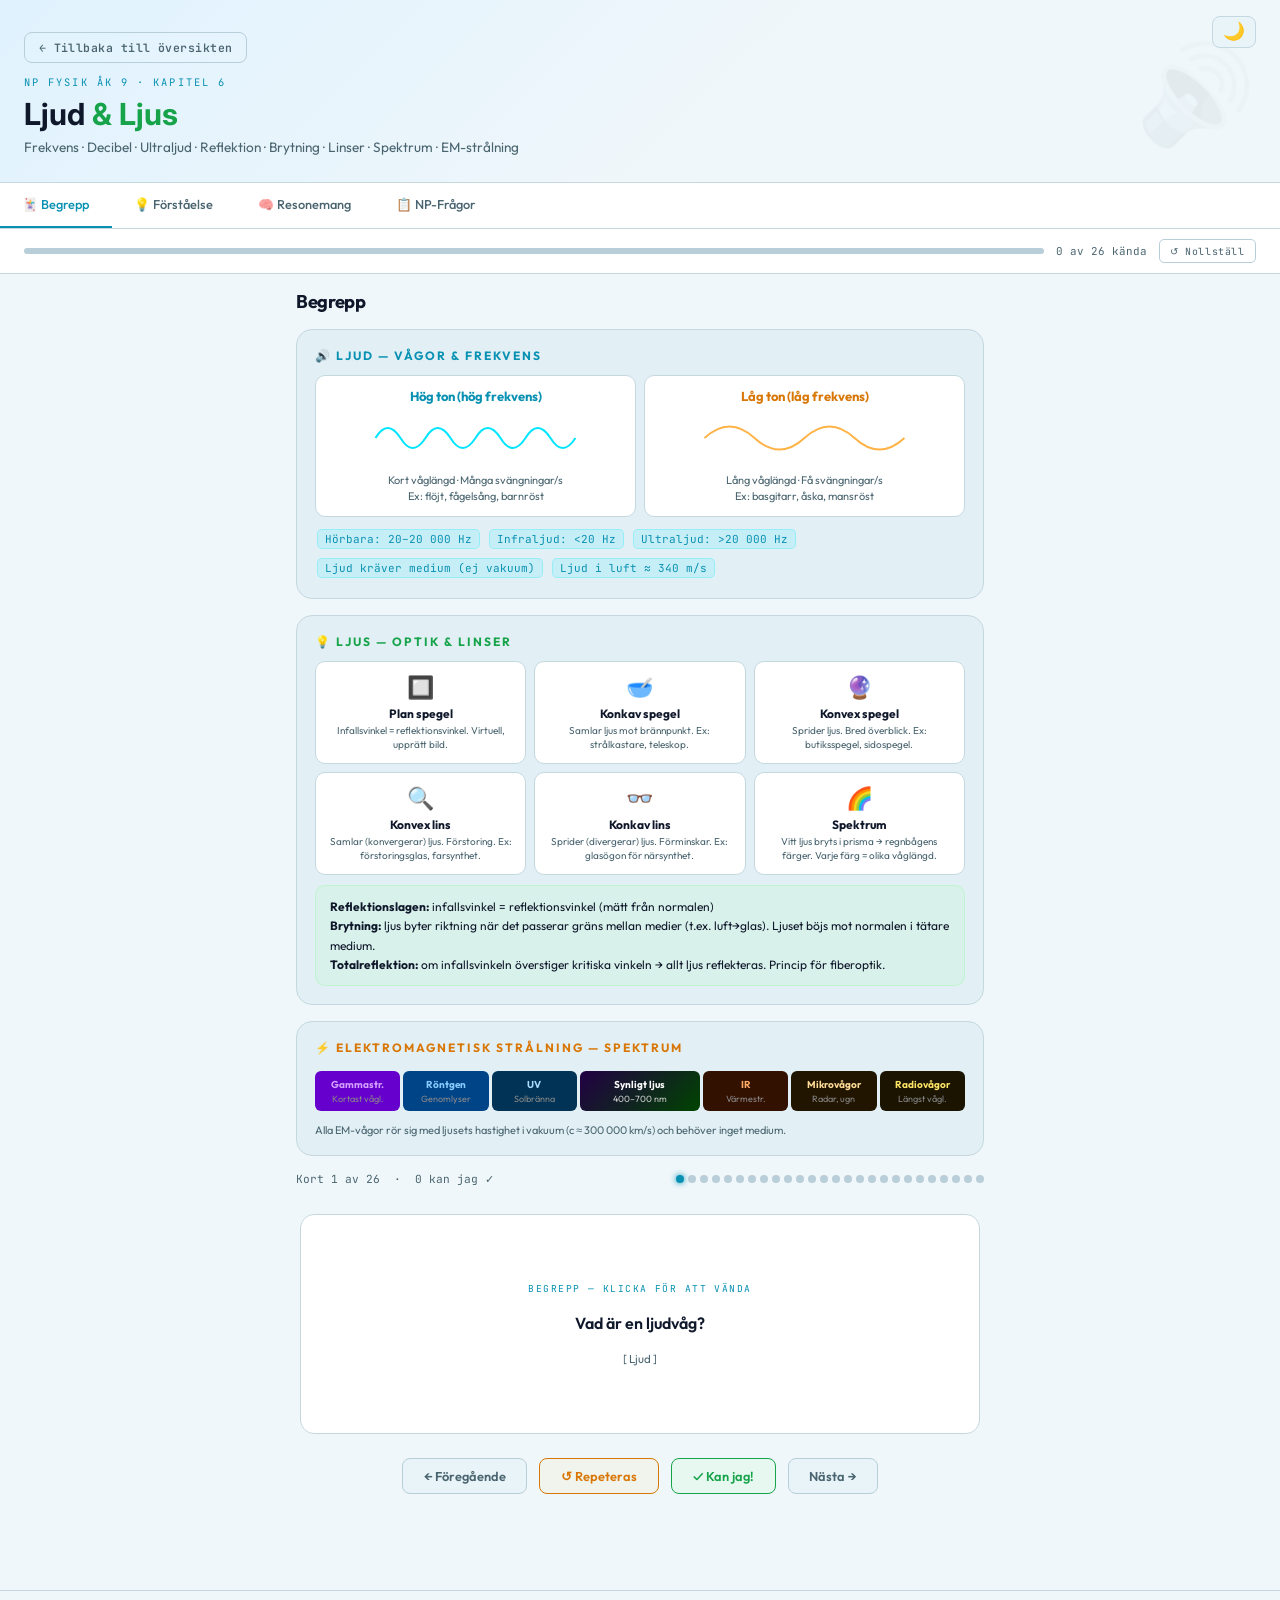
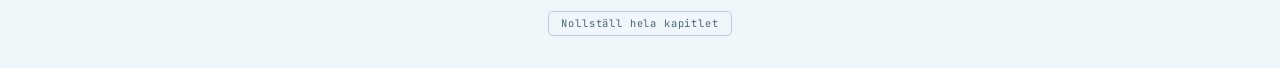
<file: fysik_ljud_ljus.html>
<!DOCTYPE html>
<html lang="sv">
<head>
<meta charset="UTF-8">
<meta name="viewport" content="width=device-width, initial-scale=1.0">
<title>Ljud & Ljus — NP Fysik åk 9</title>
<script src="theme-head.js"></script>
<link href="https://fonts.googleapis.com/css2?family=Inter:wght@400;500;600;700&family=Outfit:wght@300;400;600;700;900&family=JetBrains+Mono:wght@400;700&display=swap" rel="stylesheet">
<style>
:root{
  --bg:#f0f7fa;--surface:#e2f0f5;--card:#ffffff;--border:#c5d8e0;
  --accent:#0891b2;--accent2:#16a34a;--accent3:#d97706;
  --bad:#dc2626;--text:#0f172a;--muted:#4a6570;
  --good:#16a34a;--warn:#d97706;
  --mono:'JetBrains Mono',monospace;--card2:#e8f4f8;--border2:#b8ced8;
  --header-grad-start:#e0f2fe;--np-grad-a:#e0f7fa;--np-grad-b:#ecfeff;--np-border:rgba(8,145,178,.35);
  --card-back-muted:#4b5563;
}
[data-theme="dark"]{
  --bg:#070d12;--surface:#0e1a22;--card:#162230;--border:#1e3040;
  --accent:#00e5ff;--accent2:#76ff7a;--accent3:#ffb347;
  --bad:#ff4d6d;--text:#d8eef8;--muted:#94a3b8;
  --good:#76ff7a;--warn:#ffb347;
  --mono:'JetBrains Mono',monospace;--card2:#121a24;--border2:#2a3a4a;
  --header-grad-start:#010d12;--np-grad-a:#020e16;--np-grad-b:#041825;--np-border:rgba(0,229,255,.3);
  --card-back-muted:#cbd5e1;
}
*{margin:0;padding:0;box-sizing:border-box}
body{font-family:'Outfit',sans-serif;background:var(--bg);color:var(--text);min-height:100vh}

/* HEADER (samma mönster som kapitel 7–9) */
.header{background:linear-gradient(135deg,var(--header-grad-start) 0%,var(--bg) 60%);border-bottom:1px solid var(--border);padding:2rem 1.5rem 1.5rem;position:relative;overflow:hidden;z-index:1}
.header::before{content:'🔊';position:absolute;right:1.5rem;top:50%;transform:translateY(-50%);font-size:6rem;opacity:.06;pointer-events:none}
.chapter-tag{font-family:'JetBrains Mono',var(--mono);font-size:.65rem;letter-spacing:.2em;color:var(--accent);text-transform:uppercase;margin-bottom:.5rem}
.header h1{font-family:'Inter','Outfit',sans-serif;font-size:1.9rem;font-weight:700;color:var(--text);margin-bottom:.3rem;line-height:1.15}
.header h1 span{color:var(--accent2)}
.header p{font-size:.85rem;color:var(--muted);line-height:1.5}
.back-link{position:relative;z-index:2;display:inline-flex;align-items:center;gap:.4rem;font-family:'JetBrains Mono',var(--mono);font-size:.72rem;font-weight:600;letter-spacing:.04em;color:var(--muted);text-decoration:none;margin-bottom:.75rem;padding:.45rem .85rem;border-radius:8px;border:1px solid var(--border2);background:rgba(255,255,255,.04);transition:color .15s,border-color .15s,background .15s}.back-link:hover{color:var(--accent);border-color:var(--accent);background:rgba(255,255,255,.07)}

.reset-btn{font-family:'JetBrains Mono',var(--mono);font-size:.65rem;padding:.3rem .8rem;border:1px solid var(--border2);background:transparent;color:var(--muted);border-radius:5px;cursor:pointer;letter-spacing:.08em;transition:all .15s}
.reset-btn:hover{color:var(--accent);border-color:var(--accent)}

.tab-progress-area{padding:.65rem 1.5rem;background:var(--card);border-bottom:1px solid var(--border);position:relative;z-index:1}
.tab-progress-strip{display:none;align-items:center;gap:.75rem;flex-wrap:wrap}
.tab-progress-strip.active{display:flex}
.tab-progress-strip--actions-only{justify-content:flex-end}
.tab-progress-bar-bg{flex:1;min-width:72px;height:6px;background:var(--border2);border-radius:3px;overflow:hidden}
.tab-progress-bar-fg{height:100%;border-radius:3px;background:linear-gradient(90deg,var(--accent),var(--accent2));width:0%;transition:width .35s ease}
.tab-progress-text{font-family:'JetBrains Mono',var(--mono);font-size:.68rem;color:var(--muted);white-space:nowrap}
.tab-reset-btn{font-family:'JetBrains Mono',var(--mono);font-size:.62rem;padding:.28rem .65rem;border:1px solid var(--border2);background:transparent;color:var(--muted);border-radius:5px;cursor:pointer;letter-spacing:.06em;flex-shrink:0;transition:all .15s}
.tab-reset-btn:hover{color:var(--accent);border-color:var(--accent)}
.chapter-footer{margin-top:2.5rem;padding:1.25rem 1.5rem 2rem;border-top:1px solid var(--border);text-align:center;background:var(--bg)}

.tabs{display:flex;background:var(--card);border-bottom:1px solid var(--border);overflow-x:auto;scrollbar-width:none}
.tabs::-webkit-scrollbar{display:none}
.tab-btn{flex-shrink:0;padding:.85rem 1.4rem;border:none;background:transparent;color:var(--muted);cursor:pointer;font-family:'Outfit',sans-serif;font-size:.8rem;font-weight:500;border-bottom:2px solid transparent;transition:all .15s;white-space:nowrap;display:flex;align-items:center;gap:.4rem}
.tab-btn:hover{color:var(--text)}
.tab-btn.active{color:var(--accent);border-bottom-color:var(--accent)}
.tab-count{font-family:'JetBrains Mono',var(--mono);font-size:.65rem;background:var(--border2);padding:.1rem .4rem;border-radius:10px}
.tab-btn.active .tab-count{background:color-mix(in srgb,var(--accent) 22%,transparent);color:var(--accent)}

.section{display:none;padding:16px;max-width:720px;margin:0 auto}
.section.active{display:block}

/* SPLIT REFERENCE BOXES */
.ref-box{background:var(--surface);border:1px solid var(--border);border-radius:16px;padding:18px;margin-bottom:16px}
.ref-box h3{font-size:12px;font-weight:700;letter-spacing:2px;text-transform:uppercase;margin-bottom:12px}
.ref-grid{display:grid;grid-template-columns:1fr 1fr;gap:8px}
.ref-item{background:var(--card);border:1px solid var(--border);border-radius:10px;padding:12px}
.ri-head{font-size:11px;font-weight:700;color:var(--muted);text-transform:uppercase;letter-spacing:1px;margin-bottom:5px}
.ri-main{font-family:'JetBrains Mono',monospace;font-size:14px;font-weight:700;margin-bottom:4px}
.ri-desc{font-size:11px;color:var(--text);line-height:1.5}
.chip{display:inline-block;background:rgba(0,229,255,.12);border:1px solid rgba(0,229,255,.25);border-radius:5px;padding:2px 7px;font-family:'JetBrains Mono',monospace;font-size:11px;color:var(--accent);margin:2px}

/* WAVE VIS */
.wave-box{background:var(--surface);border:1px solid var(--border);border-radius:16px;padding:18px;margin-bottom:16px}
.wave-box h3{font-size:12px;font-weight:700;color:var(--accent);letter-spacing:2px;text-transform:uppercase;margin-bottom:12px}
.wave-compare{display:grid;grid-template-columns:1fr 1fr;gap:8px}
.wave-card{background:var(--card);border:1px solid var(--border);border-radius:10px;padding:12px;text-align:center}
.wave-svg{width:100%;height:50px;margin:6px 0}
.wc-name{font-weight:700;font-size:13px;margin-bottom:3px}
.wc-desc{font-size:11px;color:var(--muted);line-height:1.4}

/* OPTICS BOX */
.optics-box{background:var(--surface);border:1px solid var(--border);border-radius:16px;padding:18px;margin-bottom:16px}
.optics-box h3{font-size:12px;font-weight:700;color:var(--accent2);letter-spacing:2px;text-transform:uppercase;margin-bottom:12px}
.optics-grid{display:grid;grid-template-columns:repeat(3,1fr);gap:8px}
.og-item{background:var(--card);border:1px solid var(--border);border-radius:10px;padding:11px;text-align:center}
.og-icon{font-size:22px;margin-bottom:5px}
.og-name{font-size:12px;font-weight:700;margin-bottom:3px}
.og-desc{font-size:10px;color:var(--muted);line-height:1.4}
.refraction-rule{background:rgba(118,255,122,.08);border:1px solid rgba(118,255,122,.25);border-radius:10px;padding:11px 14px;margin-top:10px;font-size:12px;color:var(--text);line-height:1.6}

/* CARDS */
.stats-row{display:flex;gap:8px;margin-bottom:16px;flex-wrap:wrap}
.stat{background:var(--card);border:1px solid var(--border);border-radius:10px;padding:12px 16px;flex:1;min-width:80px;text-align:center}
.stat-val{font-size:24px;font-weight:900;font-family:'JetBrains Mono',monospace}
.stat-lbl{font-size:10px;color:var(--muted);margin-top:2px;text-transform:uppercase;letter-spacing:1px}
.card-meta{display:flex;justify-content:space-between;align-items:center;margin-bottom:1rem}
.card-meta-left{font-family:var(--mono);font-size:.7rem;color:var(--muted)}
.card-progress-dots{display:flex;gap:4px;flex-wrap:wrap;max-width:320px;justify-content:flex-end}
.dot{width:8px;height:8px;border-radius:50%;background:var(--border2);transition:background .2s}
.dot.good{background:var(--good)}
.dot.skip{background:var(--warn)}
.dot.current{background:var(--accent);box-shadow:0 0 6px var(--accent)}
.flashcard-scene{perspective:1000px;width:100%;max-width:680px;height:220px;margin:0 auto 1.5rem;cursor:pointer}
.flashcard-inner{width:100%;height:100%;position:relative;transform-style:preserve-3d;transition:transform .45s cubic-bezier(.4,0,.2,1)}
.flashcard-inner.flipped{transform:rotateY(180deg)}
.card-side{position:absolute;inset:0;backface-visibility:hidden;-webkit-backface-visibility:hidden;border-radius:14px;border:1px solid var(--border);display:flex;flex-direction:column;align-items:center;justify-content:center;padding:2rem;text-align:center}
.card-front{background:var(--card)}
.card-back{background:var(--card2);transform:rotateY(180deg)}
.card-side-label{font-family:var(--mono);font-size:.6rem;letter-spacing:.15em;text-transform:uppercase;color:var(--muted);margin-bottom:1rem}
.card-front .card-side-label{color:var(--accent)}
.card-text{font-size:1rem;font-weight:600;line-height:1.5;color:var(--text);white-space:pre-line}
.card-back .card-text{font-size:.88rem;font-weight:400;color:var(--card-back-muted)}
.card-hint{margin-top:1rem;font-size:.72rem;color:var(--muted)}
.card-actions{display:flex;gap:.75rem;justify-content:center;margin-bottom:2.5rem;flex-wrap:wrap}
.card-btn{font-family:'Outfit',sans-serif;font-size:.8rem;font-weight:600;padding:.55rem 1.3rem;border-radius:8px;border:1px solid var(--border2);background:var(--card2);color:var(--muted);cursor:pointer;transition:all .15s;display:flex;align-items:center;gap:.4rem}
.card-btn:hover{color:var(--text);border-color:var(--border2)}
.card-btn.good{border-color:var(--good);color:var(--good);background:rgba(118,255,122,.07)}
.card-btn.good:hover{background:rgba(118,255,122,.15)}
.card-btn.skip{border-color:var(--warn);color:var(--warn);background:rgba(255,179,71,.07)}
.card-btn.skip:hover{background:rgba(255,179,71,.15)}
.repeat-toolbar{display:flex;flex-wrap:wrap;gap:.5rem;justify-content:center;align-items:center;margin-bottom:.75rem}
.repeat-queue-btn{border-color:var(--warn)!important;color:var(--warn)!important;background:rgba(234,179,8,.08)!important}
.repeat-queue-btn:hover{background:rgba(234,179,8,.15)!important}
.repeat-mode-strip{display:none;max-width:680px;margin:0 auto .6rem;padding:.35rem .75rem;border-radius:8px;border:1px solid rgba(234,179,8,.35);background:rgba(234,179,8,.06);font-family:var(--mono);font-size:.65rem;letter-spacing:.06em;text-align:center;color:var(--warn)}

/* FÖRSTÅELSE */
.fq-card{background:var(--card);border:1px solid var(--border);border-radius:14px;padding:18px;margin-bottom:12px}
.fq-num{font-size:11px;font-weight:700;letter-spacing:1px;color:var(--muted);text-transform:uppercase;margin-bottom:5px}
.fq-q{font-weight:700;font-size:14px;line-height:1.5;margin-bottom:10px}
.fq-opts{display:flex;flex-direction:column;gap:5px}
.fq-opt{background:var(--surface);border:1px solid var(--border);border-radius:9px;padding:9px 13px;cursor:pointer;font-size:13px;text-align:left;color:var(--text);font-family:'Outfit',sans-serif;transition:all .2s;width:100%}
.fq-opt:hover:not(:disabled){border-color:var(--accent);background:rgba(0,229,255,.06)}
.fq-opt.correct{background:rgba(118,255,122,.12);border-color:var(--accent2);color:var(--accent2)}
.fq-opt.wrong{background:rgba(255,77,109,.1);border-color:var(--bad);color:var(--bad)}
.fq-card.answered-correct{border-color:rgba(118,255,122,.45)}
.fq-card.answered-wrong{border-color:rgba(255,77,109,.35)}
.fq-feedback{margin-top:8px;padding:9px 13px;border-radius:9px;font-size:12px;line-height:1.5;display:none}
.fq-feedback.show{display:block}
.fq-feedback.ok{background:rgba(118,255,122,.08);border-left:3px solid var(--accent2);color:var(--good)}
.fq-feedback.err{background:rgba(255,77,109,.08);border-left:3px solid var(--bad);color:var(--bad)}

/* RESONEMANG / NP */
.res-card{background:var(--card);border:1px solid var(--border);border-radius:14px;padding:20px;margin-bottom:14px}
.res-badge{display:inline-block;font-size:10px;font-weight:700;letter-spacing:2px;text-transform:uppercase;padding:3px 8px;border-radius:4px;margin-bottom:8px}
.res-badge.np{background:rgba(0,229,255,.15);color:var(--accent)}
.res-badge.res{background:rgba(255,179,71,.15);color:var(--accent3)}
.res-q{font-weight:700;font-size:14px;line-height:1.5;margin-bottom:10px}
.res-context{background:var(--surface);border-left:3px solid var(--accent);border-radius:0 8px 8px 0;padding:10px 13px;margin-bottom:12px;font-size:12px;color:var(--text);line-height:1.6}
.res-steps{display:flex;flex-direction:column;gap:7px;margin-bottom:10px}
.res-step{background:var(--surface);border:1px solid var(--border);border-radius:9px;padding:10px 13px}
.res-step label{font-size:11px;font-weight:700;color:var(--muted);display:block;margin-bottom:5px;letter-spacing:1px;text-transform:uppercase}
.res-textarea{width:100%;background:transparent;border:none;color:var(--text);font-family:'Outfit',sans-serif;font-size:13px;resize:none;min-height:55px;line-height:1.6}
.btn-model{background:transparent;border:1px solid var(--accent);color:var(--accent);padding:7px 15px;border-radius:8px;cursor:pointer;font-family:'Outfit',sans-serif;font-size:12px;font-weight:700;transition:all .2s}
.btn-model:hover{background:rgba(0,229,255,.08)}
.model-ans{margin-top:10px;background:rgba(0,229,255,.04);border:1px solid rgba(0,229,255,.18);border-radius:9px;padding:13px;font-size:12px;line-height:1.6;display:none}
.model-ans.show{display:block}
.model-ans h3{color:var(--accent);font-size:11px;font-weight:700;letter-spacing:1px;text-transform:uppercase;margin-bottom:7px}
.grade-row{display:flex;gap:5px;flex-wrap:wrap;margin-top:7px}
.grade{font-size:11px;font-weight:700;padding:3px 9px;border-radius:5px}
.grade-e{background:rgba(0,229,255,.15);color:var(--accent)}
.grade-c{background:rgba(255,179,71,.15);color:var(--accent3)}
.grade-a{background:rgba(118,255,122,.15);color:var(--accent2)}

.np-card{background:linear-gradient(135deg,var(--np-grad-a),var(--np-grad-b));border:1px solid var(--np-border);border-radius:14px;padding:20px;margin-bottom:14px}
.np-header{display:flex;align-items:center;gap:10px;margin-bottom:12px}
.np-logo{background:var(--accent);color:#000;font-weight:900;font-size:11px;padding:4px 8px;border-radius:5px;letter-spacing:1px}
.np-year{color:var(--muted);font-size:12px}
.np-q{font-weight:700;font-size:14px;line-height:1.5;margin-bottom:10px}

@media(max-width:600px){.header h1{font-size:1.5rem}}
@media(max-width:480px){.ref-grid{grid-template-columns:1fr}.wave-compare{grid-template-columns:1fr}.optics-grid{grid-template-columns:1fr 1fr}}
</style>
<link rel="stylesheet" href="theme-ui.css">
</head>
<body>

<div class="header">
  <button type="button" class="theme-toggle" id="themeToggle" aria-label="Växla tema">🌙</button>
  <a href="index.html" class="back-link">← Tillbaka till översikten</a>
  <div class="chapter-tag">NP Fysik åk 9 · Kapitel 6</div>
  <h1>Ljud <span>&amp; Ljus</span></h1>
  <p>Frekvens · Decibel · Ultraljud · Reflektion · Brytning · Linser · Spektrum · EM-strålning</p>
</div>

<div class="tabs">
  <button class="tab-btn active" onclick="showTab('begrepp',event)">🃏 Begrepp</button>
  <button class="tab-btn" onclick="showTab('forstaaelse',event)">💡 Förståelse</button>
  <button class="tab-btn" onclick="showTab('resonemang',event)">🧠 Resonemang</button>
  <button class="tab-btn" onclick="showTab('np',event)">📋 NP-Frågor</button>
</div>

<div class="tab-progress-area">
  <div class="tab-progress-strip active" data-tab="begrepp">
    <div class="tab-progress-bar-bg"><div class="tab-progress-bar-fg" id="tpBar-begrepp"></div></div>
    <span class="tab-progress-text" id="tpText-begrepp">0 av 0 kända</span>
    <button type="button" class="tab-reset-btn" onclick="resetTabBegrepp()">↺ Nollställ</button>
  </div>
  <div class="tab-progress-strip" data-tab="forstaaelse">
    <div class="tab-progress-bar-bg"><div class="tab-progress-bar-fg" id="tpBar-forstaaelse"></div></div>
    <span class="tab-progress-text" id="tpText-forstaaelse">0 av 0 rätt</span>
    <button type="button" class="tab-reset-btn" onclick="resetTabForstaaelse()">↺ Nollställ</button>
  </div>
  <div class="tab-progress-strip tab-progress-strip--actions-only" data-tab="resonemang">
    <button type="button" class="tab-reset-btn" onclick="resetTabResonemang()">↺ Nollställ</button>
  </div>
  <div class="tab-progress-strip tab-progress-strip--actions-only" data-tab="np">
    <button type="button" class="tab-reset-btn" onclick="resetTabNp()">↺ Nollställ</button>
  </div>
</div>

<!-- ===== BEGREPP ===== -->
<div class="section active" id="sec-begrepp">
  <h2 class="tab-section-h2">Begrepp</h2>
  <!-- LJUD REFERENS -->
  <div class="wave-box">
    <h3>🔊 Ljud — vågor &amp; frekvens</h3>
    <div class="wave-compare">
      <div class="wave-card">
        <div class="wc-name" style="color:var(--accent)">Hög ton (hög frekvens)</div>
        <svg class="wave-svg" viewBox="0 0 200 50"><path d="M0,25 Q12,5 25,25 Q37,45 50,25 Q62,5 75,25 Q87,45 100,25 Q112,5 125,25 Q137,45 150,25 Q162,5 175,25 Q187,45 200,25" fill="none" stroke="#00e5ff" stroke-width="2"/></svg>
        <div class="wc-desc">Kort våglängd · Många svängningar/s<br>Ex: flöjt, fågelsång, barnröst</div>
      </div>
      <div class="wave-card">
        <div class="wc-name" style="color:var(--accent3)">Låg ton (låg frekvens)</div>
        <svg class="wave-svg" viewBox="0 0 200 50"><path d="M0,25 Q25,2 50,25 Q75,48 100,25 Q125,2 150,25 Q175,48 200,25" fill="none" stroke="#ffb347" stroke-width="2"/></svg>
        <div class="wc-desc">Lång våglängd · Få svängningar/s<br>Ex: basgitarr, åska, mansröst</div>
      </div>
    </div>
    <div style="margin-top:10px;display:flex;flex-wrap:wrap;gap:5px;font-size:12px">
      <span class="chip">Hörbara: 20–20 000 Hz</span>
      <span class="chip">Infraljud: &lt;20 Hz</span>
      <span class="chip">Ultraljud: &gt;20 000 Hz</span>
      <span class="chip">Ljud kräver medium (ej vakuum)</span>
      <span class="chip">Ljud i luft ≈ 340 m/s</span>
    </div>
  </div>

  <!-- LJUS REFERENS -->
  <div class="optics-box">
    <h3>💡 Ljus — optik &amp; linser</h3>
    <div class="optics-grid">
      <div class="og-item">
        <div class="og-icon">🔲</div>
        <div class="og-name">Plan spegel</div>
        <div class="og-desc">Infallsvinkel = reflektionsvinkel. Virtuell, upprätt bild.</div>
      </div>
      <div class="og-item">
        <div class="og-icon">🥣</div>
        <div class="og-name">Konkav spegel</div>
        <div class="og-desc">Samlar ljus mot brännpunkt. Ex: strålkastare, teleskop.</div>
      </div>
      <div class="og-item">
        <div class="og-icon">🔮</div>
        <div class="og-name">Konvex spegel</div>
        <div class="og-desc">Sprider ljus. Bred överblick. Ex: butiksspegel, sidospegel.</div>
      </div>
      <div class="og-item">
        <div class="og-icon">🔍</div>
        <div class="og-name">Konvex lins</div>
        <div class="og-desc">Samlar (konvergerar) ljus. Förstoring. Ex: förstoringsglas, farsynthet.</div>
      </div>
      <div class="og-item">
        <div class="og-icon">👓</div>
        <div class="og-name">Konkav lins</div>
        <div class="og-desc">Sprider (divergerar) ljus. Förminskar. Ex: glasögon för närsynthet.</div>
      </div>
      <div class="og-item">
        <div class="og-icon">🌈</div>
        <div class="og-name">Spektrum</div>
        <div class="og-desc">Vitt ljus bryts i prisma → regnbågens färger. Varje färg = olika våglängd.</div>
      </div>
    </div>
    <div class="refraction-rule">
      <strong>Reflektionslagen:</strong> infallsvinkel = reflektionsvinkel (mätt från normalen)<br>
      <strong>Brytning:</strong> ljus byter riktning när det passerar gräns mellan medier (t.ex. luft→glas). Ljuset böjs mot normalen i tätare medium.<br>
      <strong>Totalreflektion:</strong> om infallsvinkeln överstiger kritiska vinkeln → allt ljus reflekteras. Princip för fiberoptik.
    </div>
  </div>

  <!-- EM SPEKTRUM -->
  <div class="ref-box">
    <h3 style="color:var(--accent3)">⚡ Elektromagnetisk strålning — spektrum</h3>
    <div style="display:flex;gap:3px;flex-wrap:nowrap;overflow-x:auto;padding:4px 0;margin-bottom:8px">
      <div style="background:#6600cc;border-radius:6px;padding:7px 8px;text-align:center;min-width:70px;flex:1">
        <div style="font-size:10px;font-weight:700;color:#d4a0ff">Gammastr.</div>
        <div style="font-size:9px;color:#888;margin-top:2px">Kortast vågl.</div>
      </div>
      <div style="background:#004488;border-radius:6px;padding:7px 8px;text-align:center;min-width:70px;flex:1">
        <div style="font-size:10px;font-weight:700;color:#88ccff">Röntgen</div>
        <div style="font-size:9px;color:#888;margin-top:2px">Genomlyser</div>
      </div>
      <div style="background:#003355;border-radius:6px;padding:7px 8px;text-align:center;min-width:70px;flex:1">
        <div style="font-size:10px;font-weight:700;color:#aaddff">UV</div>
        <div style="font-size:9px;color:#888;margin-top:2px">Solbränna</div>
      </div>
      <div style="background:linear-gradient(135deg,#220044,#004400);border-radius:6px;padding:7px 8px;text-align:center;min-width:80px;flex:1.5">
        <div style="font-size:10px;font-weight:700;color:#fff">Synligt ljus</div>
        <div style="font-size:9px;color:#ccc;margin-top:2px">400–700 nm</div>
      </div>
      <div style="background:#331100;border-radius:6px;padding:7px 8px;text-align:center;min-width:70px;flex:1">
        <div style="font-size:10px;font-weight:700;color:#ffaa66">IR</div>
        <div style="font-size:9px;color:#888;margin-top:2px">Värmestr.</div>
      </div>
      <div style="background:#221500;border-radius:6px;padding:7px 8px;text-align:center;min-width:70px;flex:1">
        <div style="font-size:10px;font-weight:700;color:#ffdd99">Mikrovågor</div>
        <div style="font-size:9px;color:#888;margin-top:2px">Radar, ugn</div>
      </div>
      <div style="background:#1a1400;border-radius:6px;padding:7px 8px;text-align:center;min-width:70px;flex:1">
        <div style="font-size:10px;font-weight:700;color:#ffe566">Radiovågor</div>
        <div style="font-size:9px;color:#888;margin-top:2px">Längst vågl.</div>
      </div>
    </div>
    <p style="font-size:11px;color:var(--muted)">Alla EM-vågor rör sig med ljusets hastighet i vakuum (c ≈ 300 000 km/s) och behöver inget medium.</p>
  </div>

  <div class="card-meta">
    <div class="card-meta-left">Kort <span id="cardIdx">1</span> av <span id="cardTotal">26</span> &nbsp;·&nbsp; <span id="cardGoodCount">0</span> kan jag ✓</div>
    <div class="card-progress-dots" id="dotRow"></div>
  </div>

  <div class="repeat-toolbar">
    <button type="button" class="card-btn repeat-queue-btn" id="btnEnterRepeat" onclick="enterRepeatMode()" style="display:none">↺ Öva repeteras (<span id="skipCount">0</span> st)</button>
    <button type="button" class="card-btn" id="btnShowAll" onclick="exitRepeatMode()" style="display:none">Visa alla kort</button>
  </div>

  <div class="repeat-mode-strip" id="repeatModeStrip" aria-live="polite">Repetera-läge · <span id="repeatLeftCount">0</span> kvar</div>

  <div class="flashcard-scene" role="button" tabindex="0" aria-label="Flashkort — klicka för att vända" onclick="flipCard()" onkeydown="if(event.key==='Enter'||event.key===' '){event.preventDefault();flipCard();}">
    <div class="flashcard-inner" id="fcInner">
      <div class="card-side card-front">
        <div class="card-side-label">Begrepp — klicka för att vända</div>
        <div class="card-text" id="fcFront">...</div>
        <div class="card-hint" id="fcHint"></div>
      </div>
      <div class="card-side card-back">
        <div class="card-side-label">Förklaring</div>
        <div class="card-text" id="fcBack">...</div>
      </div>
    </div>
  </div>

  <div class="card-actions">
    <button class="card-btn" onclick="prevCard()">← Föregående</button>
    <button class="card-btn skip" onclick="markCard('skip')">↺ Repeteras</button>
    <button class="card-btn good" onclick="markCard('good')">✓ Kan jag!</button>
    <button class="card-btn" onclick="nextCard()">Nästa →</button>
  </div>
</div>

<!-- ===== FÖRSTÅELSE ===== -->
<div class="section" id="sec-forstaaelse">
  <h2 class="tab-section-h2">Förståelse</h2>
  <div class="stats-row" style="margin-top:14px">
    <div class="stat"><div class="stat-val" id="fScore" style="color:var(--accent2)">0</div><div class="stat-lbl">Rätt</div></div>
    <div class="stat"><div class="stat-val" id="fPct" style="color:var(--accent3)">0%</div><div class="stat-lbl">Klart</div></div>
  </div>

  <div class="fq-card"><div class="fq-num">Fråga 1 — Ljud</div>
    <div class="fq-q">Varför hörs inget ljud i rymden trots att det sker enorma explosioner?</div>
    <div class="fq-opts">
      <button class="fq-opt" onclick="fAns(this,false,'F1')">Explosionerna är för långt borta</button>
      <button class="fq-opt" onclick="fAns(this,true,'F1')">Ljud är en tryckvåg som kräver materia (medium) — rymden är vakuum</button>
      <button class="fq-opt" onclick="fAns(this,false,'F1')">Ljudvågor rör sig för långsamt för att nå oss</button>
      <button class="fq-opt" onclick="fAns(this,false,'F1')">Rymdens temperatur stoppar ljudvågor</button>
    </div>
    <div class="fq-feedback" id="fb-F1"></div>
  </div>

  <div class="fq-card"><div class="fq-num">Fråga 2 — Ljud</div>
    <div class="fq-q">Luis blåser i en liten och en stor glasflaska. Den lilla ger en ljus ton. Varför?</div>
    <div class="fq-opts">
      <button class="fq-opt" onclick="fAns(this,false,'F2')">Glaset är tunnare i den lilla flaskan</button>
      <button class="fq-opt" onclick="fAns(this,true,'F2')">Kortare luftkolumn → kortare våglängd → högre frekvens → ljusare ton</button>
      <button class="fq-opt" onclick="fAns(this,false,'F2')">Den lilla flaskan rymmer mer luft per ytenhet</button>
      <button class="fq-opt" onclick="fAns(this,false,'F2')">Luften i den lilla flaskan är varmare och rör sig snabbare</button>
    </div>
    <div class="fq-feedback" id="fb-F2"></div>
  </div>

  <div class="fq-card"><div class="fq-num">Fråga 3 — Ljud</div>
    <div class="fq-q">Vad är ultraljud och ge ett användningsområde?</div>
    <div class="fq-opts">
      <button class="fq-opt" onclick="fAns(this,false,'F3')">Ljud under 20 Hz — används i subwoofrar</button>
      <button class="fq-opt" onclick="fAns(this,true,'F3')">Ljud över 20 000 Hz (ohörbart) — används i fosterdiagnostik och ekolod</button>
      <button class="fq-opt" onclick="fAns(this,false,'F3')">Ljud som rör sig snabbare än 340 m/s</button>
      <button class="fq-opt" onclick="fAns(this,false,'F3')">Mycket högt ljud (>120 dB) som kan skada hörseln</button>
    </div>
    <div class="fq-feedback" id="fb-F3"></div>
  </div>

  <div class="fq-card"><div class="fq-num">Fråga 4 — Ljud</div>
    <div class="fq-q">Vad mäter decibel (dB)?</div>
    <div class="fq-opts">
      <button class="fq-opt" onclick="fAns(this,false,'F4')">Tonens frekvens (höjd)</button>
      <button class="fq-opt" onclick="fAns(this,true,'F4')">Ljudets styrka/intensitet — amplitudens storlek. 0 dB = hörtröskel, 120 dB = smärtgräns.</button>
      <button class="fq-opt" onclick="fAns(this,false,'F4')">Antal svängningar per sekund</button>
      <button class="fq-opt" onclick="fAns(this,false,'F4')">Ljudets hastighet i olika medier</button>
    </div>
    <div class="fq-feedback" id="fb-F4"></div>
  </div>

  <div class="fq-card"><div class="fq-num">Fråga 5 — Ljus</div>
    <div class="fq-q">Infallsvinkeln mot en plan spegel är 35°. Hur stor är reflektionsvinkeln?</div>
    <div class="fq-opts">
      <button class="fq-opt" onclick="fAns(this,false,'F5')">70°</button>
      <button class="fq-opt" onclick="fAns(this,false,'F5')">55°</button>
      <button class="fq-opt" onclick="fAns(this,true,'F5')">35° — infallsvinkel = reflektionsvinkel (alltid, mätt från normalen)</button>
      <button class="fq-opt" onclick="fAns(this,false,'F5')">90°</button>
    </div>
    <div class="fq-feedback" id="fb-F5"></div>
  </div>

  <div class="fq-card"><div class="fq-num">Fråga 6 — Ljus</div>
    <div class="fq-q">En konvex lins används som förstoringsglas. Vilken typ av lins behövs för en närsynthet-person?</div>
    <div class="fq-opts">
      <button class="fq-opt" onclick="fAns(this,false,'F6')">Konvex lins — den förstärker bilden ytterligare</button>
      <button class="fq-opt" onclick="fAns(this,true,'F6')">Konkav lins — den sprider ljuset så fokus hamnar på näthinnan istället för framför</button>
      <button class="fq-opt" onclick="fAns(this,false,'F6')">Plan spegel — den korrigerar vinkeln</button>
      <button class="fq-opt" onclick="fAns(this,false,'F6')">Konvex spegel — den ger en bredare syn</button>
    </div>
    <div class="fq-feedback" id="fb-F6"></div>
  </div>

  <div class="fq-card"><div class="fq-num">Fråga 7 — Ljus</div>
    <div class="fq-q">Varför verkar ett sugrör "bruten" när det sticks ner i ett glas vatten?</div>
    <div class="fq-opts">
      <button class="fq-opt" onclick="fAns(this,false,'F7')">Vattnet trycker böjer ljuset mekaniskt</button>
      <button class="fq-opt" onclick="fAns(this,true,'F7')">Ljuset bryts (ändrar riktning) när det passerar från vatten till luft — olika optisk täthet</button>
      <button class="fq-opt" onclick="fAns(this,false,'F7')">Röret reflekteras av vattenytan</button>
      <button class="fq-opt" onclick="fAns(this,false,'F7')">Vattnet absorberar en del av ljuset från röret</button>
    </div>
    <div class="fq-feedback" id="fb-F7"></div>
  </div>

  <div class="fq-card"><div class="fq-num">Fråga 8 — Ljus</div>
    <div class="fq-q">Hur fungerar fiberoptik?</div>
    <div class="fq-opts">
      <button class="fq-opt" onclick="fAns(this,false,'F8')">Elektriska signaler leds längs glasfibrer</button>
      <button class="fq-opt" onclick="fAns(this,true,'F8')">Ljus studsar fram via totalreflektion längs insidan av glasfibern — inget läcker ut</button>
      <button class="fq-opt" onclick="fAns(this,false,'F8')">Ljuset bryts kontinuerligt av glasfiberns krökning</button>
      <button class="fq-opt" onclick="fAns(this,false,'F8')">Fibern är fylld med flytande glas som leder ljuset</button>
    </div>
    <div class="fq-feedback" id="fb-F8"></div>
  </div>

  <div class="fq-card"><div class="fq-num">Fråga 9 — Ljus</div>
    <div class="fq-q">Varför ser vi regnbågen efter ett regn med sol?</div>
    <div class="fq-opts">
      <button class="fq-opt" onclick="fAns(this,false,'F9')">Regndropparna reflekterar solens färger direkt</button>
      <button class="fq-opt" onclick="fAns(this,true,'F9')">Vitt solljus bryts och dispergeras i regndropparna — olika våglängder bryts olika mycket → spektrum</button>
      <button class="fq-opt" onclick="fAns(this,false,'F9')">Molnen filtrerar bort alla färger utom de synliga</button>
      <button class="fq-opt" onclick="fAns(this,false,'F9')">Luftens temperaturskiktning separerar färgerna</button>
    </div>
    <div class="fq-feedback" id="fb-F9"></div>
  </div>

  <div class="fq-card"><div class="fq-num">Fråga 10 — EM-strålning</div>
    <div class="fq-q">Varför kan ljusvågor nå oss från solen men inte ljudvågor?</div>
    <div class="fq-opts">
      <button class="fq-opt" onclick="fAns(this,false,'F10')">Ljusvågor rör sig snabbare och hinner fram</button>
      <button class="fq-opt" onclick="fAns(this,true,'F10')">EM-vågor (ljus) behöver inget medium — färdas genom vakuum. Ljud är tryckvågor och kräver materia.</button>
      <button class="fq-opt" onclick="fAns(this,false,'F10')">Solen producerar inga ljudvågor</button>
      <button class="fq-opt" onclick="fAns(this,false,'F10')">Atmosfären blockerar alla ljudvågor utifrån</button>
    </div>
    <div class="fq-feedback" id="fb-F10"></div>
  </div>

  <div class="fq-card"><div class="fq-num">Fråga 11 — Ljus</div>
    <div class="fq-q">Konkav lins vs. konvex lins — vilken samlar ljus till en brännpunkt?</div>
    <div class="fq-opts">
      <button class="fq-opt" onclick="fAns(this,false,'F11')">Konkav lins — den böjer ljuset inåt</button>
      <button class="fq-opt" onclick="fAns(this,true,'F11')">Konvex lins — den konvergerar (samlar) parallella ljusstrålar till brännpunkten</button>
      <button class="fq-opt" onclick="fAns(this,false,'F11')">Båda samlar ljus men på olika avstånd</button>
      <button class="fq-opt" onclick="fAns(this,false,'F11')">Plan lins — den håller strålarna parallella</button>
    </div>
    <div class="fq-feedback" id="fb-F11"></div>
  </div>

  <div class="fq-card"><div class="fq-num">Fråga 12 — Ljud &amp; ljus</div>
    <div class="fq-q">Hur mäter man avstånd till månen? Och havsbottnen?</div>
    <div class="fq-opts">
      <button class="fq-opt" onclick="fAns(this,false,'F12')">Månen: ljudvågor · Hav: ljusvågor</button>
      <button class="fq-opt" onclick="fAns(this,true,'F12')">Månen: ljusvågor (vakuum, EM-strålning) · Hav: ljudvågor/ekolod (vatten är medium för ljud)</button>
      <button class="fq-opt" onclick="fAns(this,false,'F12')">Båda: radar (radiovågor)</button>
      <button class="fq-opt" onclick="fAns(this,false,'F12')">Månen: radiovågor · Hav: infraljud</button>
    </div>
    <div class="fq-feedback" id="fb-F12"></div>
  </div>
</div>

<!-- ===== RESONEMANG ===== -->
<div class="section" id="sec-resonemang">
  <h2 class="tab-section-h2">Resonemang</h2>

  <div class="res-card">
    <span class="res-badge np">NP 2016</span>
    <div class="res-q">🔬 Ultraljud — möjlighet och risk</div>
    <div class="res-context">Ultraljud (frekvenser över 20 000 Hz) används till fosterdiagnostik och ekolod. Uppge en möjlighet och en risk med ett av användningsområdena, och förklara hur de påverkar människors levnadsvillkor.</div>
    <div class="res-steps">
      <div class="res-step">
        <label>Välj ett användningsområde och beskriv möjligheten</label>
        <textarea class="res-textarea" placeholder="Ex: Fosterdiagnostik — vad kan man se/göra?" aria-label="Ultraljud: möjligheter i vården"></textarea>
      </div>
      <div class="res-step">
        <label>Beskriv en risk med samma användning</label>
        <textarea class="res-textarea" placeholder="Vad kan gå fel eller ha negativa konsekvenser?" aria-label="Ultraljud: risker och nackdelar"></textarea>
      </div>
      <div class="res-step">
        <label>Hur påverkar möjligheten/risken levnadsvillkoren?</label>
        <textarea class="res-textarea" placeholder="Koppla till samhälle, hälsa, ekonomi..." aria-label="Ultraljud: etik och samhällsperspektiv"></textarea>
      </div>
    </div>
    <button class="btn-model" onclick="showModel('ultra')">Visa modellsvar</button>
    <div class="model-ans" id="ma-ultra">
      <h3>✅ Modellsvar</h3>
      <p><strong>Fosterdiagnostik:</strong><br>
      Möjlighet: Ultraljud kan avbilda foster utan joniserande strålning → läkare kan se om fostret utvecklas normalt, identifiera missbildningar tidigt och planera förlossning. Förbättrar levnadsvillkor: fler barn föds friska, komplikationer förebyggs, ger trygghet för föräldrar.<br><br>
      Risk: Felaktiga diagnoser (falskt alarm) → onödig oro eller onödiga ingrepp. Kan leda till etiska dilemman (selektiv abort). Eller: om tekniken missbrukas för könsselektion i vissa kulturer → påverkar samhällsstrukturen negativt.</p>
      <p style="margin-top:6px"><strong>Ekolod:</strong><br>
      Möjlighet: Mäter djup och hittar fiskstim → effektivare fiske → mer mat, bättre ekonomi för fiskare.<br>
      Risk: Ultraljudet kan störa marina djur (valar, delfiner) som orienterar sig med ekolokalisering → påverkar deras levnadsvillkor och ekosystemet.</p>
      <div class="grade-row">
        <span class="grade grade-e">E: En möjlighet och en risk nämns</span>
        <span class="grade grade-c">C: Kopplar till levnadsvillkor</span>
        <span class="grade grade-a">A: Tydlig kedja i flera led, båda perspektiv välmotiverade</span>
      </div>
    </div>
  </div>

  <div class="res-card">
    <span class="res-badge np">NP 2018</span>
    <div class="res-q">🌙 Ljusvågor till månen — ljudvågor till havsbotten?</div>
    <div class="res-context">För att mäta stora avstånd används antingen ljusvågor eller ljudvågor. Förklara vilket som används till månen respektive havsbotten och varför.</div>
    <div class="res-steps">
      <div class="res-step">
        <label>Månen — ljusvågor eller ljudvågor? Varför?</label>
        <textarea class="res-textarea" placeholder="Tänk på vad som finns (eller inte finns) mellan Jorden och Månen..." aria-label="Ljud i rymden: medium mellan Jorden och Månen"></textarea>
      </div>
      <div class="res-step">
        <label>Havsbotten — ljusvågor eller ljudvågor? Varför?</label>
        <textarea class="res-textarea" placeholder="Vad är skillnaden i medium här?" aria-label="Ljud på Månen kontra Jorden"></textarea>
      </div>
    </div>
    <button class="btn-model" onclick="showModel('manen')">Visa modellsvar</button>
    <div class="model-ans" id="ma-manen">
      <h3>✅ Modellsvar (NP 2018)</h3>
      <p><strong>Månen → Ljusvågor (laserpulser/radar):</strong> Rymden mellan Jorden och Månen är vakuum — inget material finns. Ljud är mekaniska tryckvågor och kräver ett medium för att fortplantas. EM-strålning (ljus, radar) behöver inget medium och kan resa genom vakuum → enda alternativet.</p>
      <p style="margin-top:6px"><strong>Havsbotten → Ljudvågor (ekolod/sonar):</strong> Havet är fyllt med vatten — ett utmärkt medium för ljud (ljud rör sig ca 1 500 m/s i vatten, snabbare än i luft). Ljuset däremot absorberas och sprids snabbt i vatten på stora djup → fungerar inte på långa avstånd. Ekolod: sänder ut ultraljudspuls, mäter tid till eko → beräknar djup.</p>
      <div class="grade-row">
        <span class="grade grade-e">E: Rätt val för respektive</span>
        <span class="grade grade-c">C: Motiverar med vakuum resp. vatten</span>
        <span class="grade grade-a">A: Fullständig förklaring: EM behöver ej medium / ljud kräver medium + konsekvens</span>
      </div>
    </div>
  </div>

  <div class="res-card">
    <span class="res-badge np">NP 2017</span>
    <div class="res-q">🚲 Cykelbelysning — vilken lins ger bredast ljussken?</div>
    <div class="res-context">En cykelbelysning finns med konvex lins, konkav lins eller plan lins. Beroende på vilken lins som används blir ljusskenet framför cykeln olika brett.</div>
    <div class="res-steps">
      <div class="res-step">
        <label>a) Hypotes — vilken lins ger bredast ljussken? Motivera med optik.</label>
        <textarea class="res-textarea" placeholder="Konvex samlar, konkav sprider... vilken ger bredast sken?" aria-label="Strålkastare: konvex eller konkav för brett sken?"></textarea>
      </div>
      <div class="res-step">
        <label>b) Beskriv hur undersökningen kan genomföras steg för steg</label>
        <textarea class="res-textarea" placeholder="Material, metod, vad hålls konstant, hur mäts resultatet?" style="min-height:80px" aria-label="Undersökning: jämför optiska fiber"></textarea>
      </div>
    </div>
    <button class="btn-model" onclick="showModel('cykel')">Visa modellsvar</button>
    <div class="model-ans" id="ma-cykel">
      <h3>✅ Modellsvar (NP 2017)</h3>
      <p><strong>a) Hypotes:</strong> Konkav lins ger bredast ljussken. En konkav lins divergerar (sprider) ljusstrålar utåt → ljusskenet sprids brett. En konvex lins konvergerar ljuset mot en brännpunkt → smalt, koncentrerat sken. Plan lins påverkar inte ljusets riktning nämnvärt.</p>
      <p style="margin-top:6px"><strong>b) Metod:</strong>
      1. Montera en lampa (ljuskälla) i cykelbelysningens hållare.<br>
      2. Sätt i konvex lins, tänd lampan, mät bredden av ljusskenet på en vägg på 1 meters avstånd (markera kanterna med tejp).<br>
      3. Byt till konkav lins, upprepa mätningen på exakt samma avstånd.<br>
      4. Byt till plan lins, upprepa.<br>
      Kontrollvariabler: samma lampa, samma avstånd, samma mätkategori. Avläsning: bredaste markeringen = bredast sken.</p>
      <div class="grade-row">
        <span class="grade grade-e">E: Konkav nämns, enkel metod</span>
        <span class="grade grade-c">C: Motiverar med divergens/konvergens</span>
        <span class="grade grade-a">A: Fullständig hypotes + systematisk metod med kontrollvariabler</span>
      </div>
    </div>
  </div>

  <div class="res-card">
    <span class="res-badge res">Resonemang</span>
    <div class="res-q">👁️ Närsynthet vs. översynthet — förklara och rätta med rätt lins</div>
    <div class="res-context">Mattias ser suddigt på långt håll (närsynthet). Fatima ser suddigt på nära håll (översynthet). Båda behöver glasögon.</div>
    <div class="res-steps">
      <div class="res-step">
        <label>Förklara vad som händer i ögat vid närsynthet</label>
        <textarea class="res-textarea" placeholder="Var hamnar fokus? Framför eller bakom näthinnan?" aria-label="Närsynthet: var hamnar bilden?"></textarea>
      </div>
      <div class="res-step">
        <label>Vilken lins behöver Mattias, vilken behöver Fatima?</label>
        <textarea class="res-textarea" placeholder="Konkav eller konvex — och varför för var och en?" aria-label="Närsynthet och översynthet: val av glasögon"></textarea>
      </div>
    </div>
    <button class="btn-model" onclick="showModel('ogon')">Visa modellsvar</button>
    <div class="model-ans" id="ma-ogon">
      <h3>✅ Modellsvar</h3>
      <p><strong>Närsynthet (Mattias):</strong> Ögat är för långt eller linsen för kraftig → ljus från avlägsna föremål fokuseras framför näthinnan → suddigt på långt håll.<br>Åtgärd: konkav (spridande) lins → sprider ljuset lite innan det träffar ögat → fokus flyttas bakåt till näthinnan.</p>
      <p style="margin-top:6px"><strong>Översynthet (Fatima):</strong> Ögat är för kort eller linsen för svag → ljus från nära föremål fokuseras bakom näthinnan → suddigt på nära håll.<br>Åtgärd: konvex (samlande) lins → samlar ljuset lite extra → fokus flyttas framåt till näthinnan.</p>
    </div>
  </div>
</div>

<!-- ===== NP-FRÅGOR ===== -->
<div class="section" id="sec-np">
  <h2 class="tab-section-h2">NP-frågor</h2>
  <div style="margin-top:14px;margin-bottom:14px;background:rgba(0,229,255,.06);border:1px solid rgba(0,229,255,.2);border-radius:11px;padding:12px;font-size:13px;line-height:1.6;color:var(--text)">
    <strong>🎯 Riktiga NP-frågor</strong> från 2016, 2017 och 2018 — motivera alltid med begrepp!
  </div>

  <div class="np-card">
    <div class="np-header"><span class="np-logo">NP 2016</span><span class="np-year">Delprov A1 · Fråga 11</span></div>
    <div class="np-q">Ultraljud är ljud som har frekvenser över 20 000 Hz. Utgå från fosterdiagnostik eller ekolod — uppge en möjlighet och en risk, och förklara hur de påverkar människors levnadsvillkor.</div>
    <div class="res-steps" style="margin-top:10px">
      <div class="res-step"><label>Ditt svar</label>
        <textarea class="res-textarea" placeholder="Möjlighet: ... Risk: ... Levnadsvillkor: ..." style="min-height:90px" aria-label="UV-strålning: möjlighet, risk och levnadsvillkor"></textarea>
      </div>
    </div>
    <button class="btn-model" onclick="showModel('np1')">Visa exempelsvar (E/C/A)</button>
    <div class="model-ans" id="ma-np1">
      <h3>✅ Exempelsvar</h3>
      <p><strong>E:</strong> "Fosterdiagnostik: man kan se om barnet är friskt (möjlighet). Risk: man kanske oroar sig i onödan."</p>
      <p style="margin-top:6px"><strong>C:</strong> "Möjlighet: ultraljud visar fostrets organ utan skadlig strålning → läkare kan tidigt se om något är fel → bättre levnadsvillkor (fler friska födslar). Risk: feldiagnos → onödig oro eller fel behandlingsbeslut."</p>
      <p style="margin-top:6px"><strong>A:</strong> Resonemang i minst 2 led för varje aspekt. Ex: "Ekolod möjliggör att mäta havsbottens topografi → fiskebåtar hittar fiskstim effektivare → mer mat produceras → förbättrar levnadsvillkor i fiskeberoende samhällen. Risk: ultraljud kan störa valar som navigerar med ekolokalisering → de simmar vilse → kan stranda → biologisk mångfald hotas → påverkar marina ekosystem."</p>
    </div>
  </div>

  <div class="np-card">
    <div class="np-header"><span class="np-logo">NP 2017</span><span class="np-year">Delprov A1 · Fråga 5</span></div>
    <div class="np-q">Luis blåser i två tomma glasflaskor med samma form men med olika storlek. Det blir en ljus ton i den mindre flaskan och en mörk ton i den större. Motivera varför med kunskaper om våglängd eller frekvens.</div>
    <div class="fq-opts" style="margin-top:8px">
      <button class="fq-opt" onclick="fAns(this,false,'NP2')">A. Större flaska → kortare luftkolumn → högre frekvens → ljusare ton</button>
      <button class="fq-opt" onclick="fAns(this,true,'NP2')">B. Mindre flaska → kortare luftkolumn → kortare våglängd → högre frekvens → ljusare ton</button>
      <button class="fq-opt" onclick="fAns(this,false,'NP2')">C. Glaset vibrerar snabbare i den lilla flaskan</button>
      <button class="fq-opt" onclick="fAns(this,false,'NP2')">D. Luften komprimeras mer i den lilla flaskan → högre tryck → ljusare ton</button>
    </div>
    <div class="fq-feedback" id="fb-NP2"></div>
  </div>

  <div class="np-card">
    <div class="np-header"><span class="np-logo">NP 2018</span><span class="np-year">Delprov A1 · Fråga 9</span></div>
    <div class="np-q">För att mäta stora avstånd kan ljusvågor eller ljudvågor användas. Vilket används till Månen och vilket till havsbotten? Förklara varför.</div>
    <div class="res-steps" style="margin-top:10px">
      <div class="res-step"><label>Ditt svar</label>
        <textarea class="res-textarea" placeholder="Månen: ... för att ... Havsbotten: ... för att ..." style="min-height:80px" aria-label="Ljus eller ljud för avstånd till Månen respektive havsdjup"></textarea>
      </div>
    </div>
    <button class="btn-model" onclick="showModel('np3')">Visa modellsvar</button>
    <div class="model-ans" id="ma-np3">
      <h3>✅ Modellsvar</h3>
      <p><strong>Månen:</strong> Ljusvågor (laserpulser). Rymden är vakuum — ljud kräver ett medium och kan inte fortplantas. EM-strålning (ljus) behöver inget medium.</p>
      <p style="margin-top:6px"><strong>Havsbotten:</strong> Ljudvågor (ekolod/sonar). Havsvatten är ett bra medium för ljud (ca 1 500 m/s). Ljuset absorberas snabbt av vatten på djupa avstånd och fungerar inte.</p>
    </div>
  </div>

  <div class="np-card">
    <div class="np-header"><span class="np-logo">NP 2017</span><span class="np-year">Delprov A3 · Fråga 16</span></div>
    <div class="np-q">Vilken cykelbelysning ger bredast ljussken: konvex, konkav eller plan lins? Skriv en hypotes och en undersökningsmetod.</div>
    <div class="res-steps" style="margin-top:10px">
      <div class="res-step"><label>a) Hypotes med motivering</label>
        <textarea class="res-textarea" placeholder="Vilken lins och varför? Koppla till konvergens/divergens..." aria-label="Projektor: val av lins"></textarea>
      </div>
      <div class="res-step"><label>b) Undersökningsmetod steg för steg</label>
        <textarea class="res-textarea" placeholder="Material, utförande, kontrollvariabler, avläsning..." style="min-height:80px" aria-label="Undersökning: ljusbrytning genom prisma"></textarea>
      </div>
    </div>
    <button class="btn-model" onclick="showModel('np4')">Visa modellsvar</button>
    <div class="model-ans" id="ma-np4">
      <h3>✅ Modellsvar</h3>
      <p><strong>a) Hypotes:</strong> Konkav lins ger bredast sken. Den divergerar (sprider) ljuset utåt. Konvex lins konvergerar mot brännpunkt → smalt. Plan lins påverkar knappt riktningen.</p>
      <p style="margin-top:6px"><strong>b) Metod:</strong> 1) Montera identisk lampa i cykellyktans hållare. 2) Sätt i konvex lins, tänd, mät ljusknets bredd på vägg i 1 m avstånd. 3) Byt till konkav lins, mät. 4) Byt till plan, mät. Kontrollvariabler: samma lampa, avstånd, mätpunkt. Bredast markering = bredast sken.</p>
    </div>
  </div>
</div>

<footer class="chapter-footer">
  <button type="button" class="reset-btn" onclick="resetChapter()">Nollställ hela kapitlet</button>
</footer>

<script>
const STORAGE_KEY = 'fysik_ljud_ljus';
const quizItems = Array(16).fill(null);
const HAS_RAKNA_TAB = false;
const CALC_COUNT = 0;
const FORSTA_TAB = 'forstaaelse';

function forstaaelseSectionEl() {
  return document.getElementById('sec-forstaaelse') || document.getElementById('sec-forsta');
}

function getForstaaelseQuizProgress() {
  const qc = document.getElementById('quizContainer');
  if (qc && typeof quizItems !== 'undefined' && quizItems.length) {
    const right = Object.values(fAnswered).filter(v => v === true || v === 'true').length;
    return { right, total: quizItems.length };
  }
  const sec = forstaaelseSectionEl();
  if (!sec) return { right: 0, total: 0 };
  const cards = sec.querySelectorAll('.fq-card, .question-card');
  let right = 0;
  cards.forEach(c => { if (c.classList.contains('answered-correct')) right++; });
  return { right, total: cards.length };
}

function getCalcProgress() {
  if (!HAS_RAKNA_TAB || !CALC_COUNT) return { right: 0, total: 0 };
  if (typeof calcAnswered !== 'undefined') {
    const right = Object.values(calcAnswered).filter(v => v && v.correct).length;
    return { right, total: CALC_COUNT };
  }
  return { right: 0, total: CALC_COUNT };
}

function setTabProgressActive(tabName) {
  document.querySelectorAll('.tab-progress-strip').forEach(el => {
    el.classList.toggle('active', el.getAttribute('data-tab') === tabName);
  });
}

function updateTabProgressStrips() {
  const good = Object.values(cardStates).filter(v => v === 'good').length;
  const nCards = allCards.length;
  const bBar = document.getElementById('tpBar-begrepp');
  const bTx = document.getElementById('tpText-begrepp');
  if (bBar) bBar.style.width = nCards ? Math.min(100, Math.round((good / nCards) * 100)) + '%' : '0%';
  if (bTx) bTx.textContent = good + ' av ' + nCards + ' kända';

  const fq = getForstaaelseQuizProgress();
  const fBar = document.getElementById('tpBar-' + FORSTA_TAB);
  const fTx = document.getElementById('tpText-' + FORSTA_TAB);
  if (fBar) fBar.style.width = fq.total ? Math.min(100, Math.round((fq.right / fq.total) * 100)) + '%' : '0%';
  if (fTx) fTx.textContent = fq.right + ' av ' + fq.total + ' rätt';

  const cBar = document.getElementById('tpBar-rakna');
  const cTx = document.getElementById('tpText-rakna');
  if (cBar && cTx) {
    const c = getCalcProgress();
    cBar.style.width = c.total ? Math.min(100, Math.round((c.right / c.total) * 100)) + '%' : '0%';
    cTx.textContent = c.right + ' av ' + c.total + ' rätt';
  }
}

function resetTabBegrepp() {
  if (!confirm('Nollställa Begrepp (alla kort blir otränade)?')) return;
  allCards.forEach((_, i) => { cardStates[i] = 'unseen'; });
  repeatMode = false;
  currentCard = 0;
  renderCard();
  updateMainProgress();
}

function resetStaticForstaaelseDOM(sec) {
  sec.querySelectorAll('.fq-card, .question-card').forEach(card => {
    card.classList.remove('answered-correct', 'answered-wrong', 'done');
    const fb = card.querySelector('.fq-feedback, .feedback-box');
    if (fb) {
      fb.textContent = '';
      fb.className = fb.className.replace(/\bshow\b|\bok\b|\berr\b|\bcorrect\b|\bwrong\b/g, '').replace(/\s+/g, ' ').trim();
      if (fb.className === '' && fb.tagName === 'DIV') fb.className = fb.id && fb.id.indexOf('fb-') === 0 ? 'fq-feedback' : 'feedback-box';
    }
    card.querySelectorAll('.fq-opt').forEach(o => {
      o.disabled = false;
      o.classList.remove('correct', 'wrong');
    });
    card.querySelectorAll('.mc-option').forEach(o => {
      o.classList.remove('correct', 'wrong', 'disabled');
    });
  });
}

function resetTabForstaaelse() {
  if (!confirm('Nollställa Förståelse (frågor och svar)?')) return;
  const sec = forstaaelseSectionEl();
  if (!sec) return;
  if (typeof buildQuiz === 'function') {
    for (let i = 0; i < quizItems.length; i++) delete fAnswered[i];
    if (typeof quizCorrect !== 'undefined') { quizCorrect = 0; quizAnswered = 0; }
    buildQuiz();
    if (typeof applyRestoredQuiz === 'function') applyRestoredQuiz();
  } else {
    sec.querySelectorAll('.fq-feedback, .feedback-box').forEach(fb => {
      const id = fb.id && fb.id.indexOf('fb-') === 0 ? fb.id.slice(3) : null;
      if (id) delete fAnswered[id];
    });
    resetStaticForstaaelseDOM(sec);
    const s = document.getElementById('fScore'); if (s) s.textContent = '0';
    const p = document.getElementById('fPct'); if (p) p.textContent = '0%';
  }
  updateMainProgress();
}

function resetTabResonemang() {
  if (!confirm('Nollställa textfält och dölja visade svar på Resonemang-fliken?')) return;
  const sec = document.getElementById('sec-resonemang');
  if (!sec) return;
  sec.querySelectorAll('textarea, input[type="text"], input:not([type])').forEach(el => { el.value = ''; });
  sec.querySelectorAll('.model-ans.show, .model-answer.show, .feedback-box.show').forEach(el => { el.classList.remove('show'); });
}

function resetTabNp() {
  if (!confirm('Nollställa textfält och dölja visade svar på NP-fliken?')) return;
  const sec = document.getElementById('sec-np');
  if (!sec) return;
  sec.querySelectorAll('textarea, input[type="text"], input:not([type])').forEach(el => { el.value = ''; });
  sec.querySelectorAll('.model-ans.show, .model-answer.show, .feedback-box.show').forEach(el => { el.classList.remove('show'); });
}

function resetTabRakna() {
  if (!CALC_COUNT || typeof calcAnswered === 'undefined') return;
  if (!confirm('Nollställa alla räkneuppgifter på Räkna-fliken?')) return;
  Object.keys(calcAnswered).forEach(k => { delete calcAnswered[k]; });
  for (let i = 1; i <= CALC_COUNT; i++) {
    const id = 'r' + i;
    const inp = document.getElementById(id);
    const res = document.getElementById(id + '-res');
    if (inp) inp.disabled = false;
    if (res) { res.textContent = ''; res.className = 'calc-result'; }
  }
  updateMainProgress();
}
const allCards=[
  // LJUD
  {tag:'Ljud',q:'Vad är en ljudvåg?',a:'En mekanisk tryckvåg — molekylerna i ett medium trycks samman och sträcks ut omväxlande. Ljud kräver ett medium (luft, vatten, fasta ämnen). Sprids ej i vakuum.',hint:'Tryckvåg, kräver medium'},
  {tag:'Ljud',q:'Vad menas med frekvens?',a:'Antal svängningar per sekund. Enhet: Hertz (Hz). Hög frekvens = hög ton. Låg frekvens = låg ton.\nHörbara: 20–20 000 Hz.',hint:'Hz = svängningar/s'},
  {tag:'Ljud',q:'Vad är skillnaden mellan infraljud och ultraljud?',a:'Infraljud: frekvens < 20 Hz. Ohörbart. Ex: jordbävningar, elefanter.\nUltraljud: frekvens > 20 000 Hz. Ohörbart. Ex: fosterdiagnostik, ekolod, fladdermöss.',hint:'Infra = under, Ultra = över'},
  {tag:'Ljud',q:'Vad mäter decibel (dB)?',a:'Ljudstyrka/intensitet (amplitudens storlek). Logaritmisk skala.\n0 dB = hörtröskel\n30 dB = tyst rum\n60 dB = samtal\n85 dB = skaderisk\n120 dB = smärtgräns',hint:'Styrka, inte frekvens'},
  {tag:'Ljud',q:'Vad är eko?',a:'Reflekterat ljud. Ljudvågen studsar mot en hård yta och återvänder. Används i ekolod: tid till eko × ljudhastighet / 2 = avstånd.',hint:'Reflektion av ljud'},
  {tag:'Ljud',q:'Hur snabbt rör sig ljud i luft?',a:'Ca 340 m/s vid rumstemperatur. I vatten: ca 1 500 m/s. I stål: ca 5 000 m/s. Ljud rör sig snabbare i tätare medium.',hint:'Luft: 340 m/s · Vatten: 1500 m/s'},
  {tag:'Ljud',q:'Vad är buller?',a:'Oönskat eller störande ljud. Kan orsaka hörselskada vid >85 dB under lång tid. Förebyggs med hörselskydd, bullerväggar, tyst teknik.',hint:'Skadligt >85 dB'},
  {tag:'Ljud',q:'Hur används ultraljud i ekolod?',a:'En sändare skickar ut ultraljudspulser. Pulsen reflekteras mot havsbotten och registreras. Tid × ljudhastighet / 2 = djup. Används på ubåtar, fiskebåtar, sjömätning.',hint:'Tid × 1500/2 = djup'},
  // LJUS
  {tag:'Ljus',q:'Vad är reflektionslagen?',a:'Infallsvinkel = reflektionsvinkel. Båda mäts från normalen (vinkelrätt mot ytan). Gäller för alla spegelreflektioner.',hint:'i = r, mätt från normalen'},
  {tag:'Ljus',q:'Vad är brytning av ljus?',a:'Ljuset ändrar riktning när det passerar gränsen mellan två medier med olika optisk täthet (ex. luft→glas). I tätare medium bryts ljuset mot normalen.',hint:'Sugrör i vatten ser bruten ut'},
  {tag:'Ljus',q:'Vad är totalreflektion?',a:'Sker när ljus träffar en gräns från ett tätare till ett glesare medium, och infallsvinkeln överstiger den kritiska vinkeln. Allt ljus reflekteras — inget brytes igenom.',hint:'Princip för fiberoptik'},
  {tag:'Ljus',q:'Hur fungerar en konvex lins?',a:'Samlar (konvergerar) parallella ljusstrålar till brännpunkten. Tjockast i mitten. Ex: förstoringsglas, kameraobjektiv, ögats lins. Korrigerar översynthet.',hint:'Samlande, tjock i mitten'},
  {tag:'Ljus',q:'Hur fungerar en konkav lins?',a:'Sprider (divergerar) ljusstrålar — strålarna böjs utåt. Tunnast i mitten. Bilden blir förminskar. Ex: glasögon för närsynthet, kikare.',hint:'Spridande, tunn i mitten'},
  {tag:'Ljus',q:'Vad är närsynthet och hur korrigeras det?',a:'Närsynthet: ögat för långt/linsen för kraftig → fokus hamnar framför näthinnan → suddigt på avstånd.\nKorrigeras med konkav (spridande) lins.',hint:'Fokus framför näthinnan → konkav lins'},
  {tag:'Ljus',q:'Vad är en brännpunkt?',a:'Den punkt där parallella ljusstrålar samlas efter att ha passerat en konvex lins eller reflekterats i en konkav spegel. Avståndet från linsen/spegeln = brännvidd.',hint:'Där ljuset samlas'},
  {tag:'Ljus',q:'Vad är fiberoptik?',a:'Glasfibrer leder ljus via totalreflektion längs fiberns insida. Ljuset studsar fram utan att läcka ut. Används i internet (bredband), medicinska instrument (endoskop).',hint:'Totalreflektion längs glasfiber'},
  {tag:'Ljus',q:'Varför uppstår en regnbåge?',a:'Vitt solljus träffar regndropparna, bryts in, reflekteras inuti droppen och bryts ut igen. Olika våglängder (färger) bryts olika mycket → spektrum (röd–violett).',hint:'Dispersion i regndropparna'},
  {tag:'EM-strålning',q:'Vad är elektromagnetisk strålning?',a:'Energi som transporteras som vågrörelse av elektriska och magnetiska fält. Behöver inget medium. Rör sig med c ≈ 300 000 km/s i vakuum.\nEx: radiovågor, IR, synligt ljus, UV, röntgen, gammastrålar.',hint:'Behöver ej medium, hastighet = c'},
  {tag:'EM-strålning',q:'Nämn EM-spektrumets delar i ordning',a:'Lägst frekvens → Högst frekvens:\nRadiovågor → Mikrovågor → IR → Synligt ljus → UV → Röntgen → Gammastrålar\n(Längst våglängd → Kortast våglängd)',hint:'Radio → Mikro → IR → Ljus → UV → Röntgen → Gamma'},
  {tag:'EM-strålning',q:'Vad är fotoner?',a:'Ljuspartiklar — de minsta energipaket av elektromagnetisk strålning. Ljusets dubbelnatur: både våg och partikel (foton). Hög frekvens = hög fotonenergi.',hint:'Ljusets "korn"'},
  {tag:'Ljus',q:'Vad är skillnaden mellan plan, konkav och konvex spegel?',a:'Plan: rak spegelyta, rak bild i samma storlek (ex: badrumssspegel).\nKonkav: ihålig, samlar ljus (ex: sminkspegel, strålkastare).\nKonvex: välvd utåt, sprider ljus, bredare synfält (ex: butiksspegel, bils sidospegel).',hint:'Plan=rak · Konkav=ihålig · Konvex=välvd'},
  {tag:'Ljud',q:'Varför hör man dunder efter blixten?',a:'Blixt och åska sker samtidigt. Ljuset (EM) färdas nästan ögonblickligt (300 000 km/s). Ljudet (340 m/s) tar längre tid. Tidsförskjutningen × 340 = avstånd till blixten.',hint:'Ljus: 300 000 km/s · Ljud: 340 m/s'},
  {tag:'Ljus',q:'Vad är laser?',a:'Koherent, monokromatisk (en våglängd) och kollimerad (parallell) ljusstråle. Används i: CD/DVD-läsare, kirurgi, mätning, kommunikation, streckkodsläsare.',hint:'Koherent = alla i fas'},
  {tag:'EM-strålning',q:'Hur skiljer sig IR-strålning från synligt ljus?',a:'IR (infraröd) strålning har längre våglängd än synligt ljus → vi kan inte se den men känner den som värme. Alla varma föremål avger IR. Ex: värmekamera, fjärrkontroll.',hint:'Värmestrålning, längre våglängd'},
  {tag:'Ljus',q:'Vad är ett spektrum?',a:'En spridning av EM-strålning efter våglängd. Vitt ljus i prisma → synligt spektrum: rött (700nm) → orange → gult → grönt → blått → violett (400nm). Solen avger hela EM-spektrumet.',hint:'Regnbågens färger = synligt spektrum'},
  {tag:'Ljus',q:'Vad är normalen (i optiken)?',a:'En tänkt linje vinkelrät mot en reflekterande/brytande yta vid den punkt där ljusstrålen träffar. Infalls- och reflektionsvinklar mäts alltid relativt normalen.',hint:'Vinkelrät mot ytan'},
];

const cardStates = {};
allCards.forEach((_, i) => { cardStates[i] = 'unseen'; });
let currentCard = 0;
let isFlipped = false;
let repeatMode = false;

function getSkipIndices() {
  return allCards.map((_, i) => i).filter(i => cardStates[i] === 'skip');
}

function updateRepeatUI() {
  const skips = getSkipIndices();
  const n = skips.length;
  const enterBtn = document.getElementById('btnEnterRepeat');
  const showAllBtn = document.getElementById('btnShowAll');
  const strip = document.getElementById('repeatModeStrip');
  const sc = document.getElementById('skipCount');
  const rl = document.getElementById('repeatLeftCount');
  if (sc) sc.textContent = n;
  if (rl) rl.textContent = n;
  if (enterBtn) enterBtn.style.display = !repeatMode && n > 0 ? 'inline-flex' : 'none';
  if (showAllBtn) showAllBtn.style.display = repeatMode ? 'inline-flex' : 'none';
  if (strip) strip.style.display = repeatMode ? 'block' : 'none';
}

function enterRepeatMode() {
  const skips = getSkipIndices();
  if (skips.length === 0) return;
  repeatMode = true;
  currentCard = skips[0];
  renderCard();
}

function exitRepeatMode() {
  repeatMode = false;
  renderCard();
}

function renderCard() {
  if (repeatMode) {
    const skips = getSkipIndices();
    if (skips.length === 0) {
      repeatMode = false;
    } else if (skips.indexOf(currentCard) === -1) {
      currentCard = skips[0];
    }
  }
  const card = allCards[currentCard];
  document.getElementById('fcFront').textContent = card.q;
  document.getElementById('fcBack').textContent = card.a;
  document.getElementById('fcHint').textContent = '[ ' + card.tag + ' ]';
  if (repeatMode) {
    const skips = getSkipIndices();
    const pos = skips.indexOf(currentCard);
    document.getElementById('cardIdx').textContent = pos >= 0 ? String(pos + 1) : '1';
    document.getElementById('cardTotal').textContent = String(skips.length);
  } else {
    document.getElementById('cardIdx').textContent = currentCard + 1;
    document.getElementById('cardTotal').textContent = allCards.length;
  }
  document.getElementById('fcInner').classList.remove('flipped');
  isFlipped = false;
  renderDots();
  updateRepeatUI();
  updateMainProgress();
}

function renderDots() {
  const row = document.getElementById('dotRow');
  row.innerHTML = '';
  allCards.forEach((_, i) => {
    const d = document.createElement('div');
    d.className = 'dot';
    if (i === currentCard) d.classList.add('current');
    else if (cardStates[i] === 'good') d.classList.add('good');
    else if (cardStates[i] === 'skip') d.classList.add('skip');
    row.appendChild(d);
  });
  document.getElementById('cardGoodCount').textContent = Object.values(cardStates).filter(v => v === 'good').length;
}

function flipCard() {
  isFlipped = !isFlipped;
  document.getElementById('fcInner').classList.toggle('flipped', isFlipped);
}

function markCard(state) {
  cardStates[currentCard] = state;
  if (repeatMode) {
    const skips = getSkipIndices();
    if (state === 'good') {
      if (skips.length === 0) {
        repeatMode = false;
        currentCard = 0;
        renderCard();
        return;
      }
      let next = skips.find(i => i > currentCard);
      if (next === undefined) next = skips[0];
      currentCard = next;
      renderCard();
      return;
    }
    if (skips.length === 0) {
      repeatMode = false;
      renderCard();
      return;
    }
    const pos = skips.indexOf(currentCard);
    const nextPos = (pos + 1) % skips.length;
    currentCard = skips[nextPos];
    renderCard();
    return;
  }
  nextCard();
}
function nextCard() {
  if (repeatMode) {
    const skips = getSkipIndices();
    if (skips.length === 0) {
      repeatMode = false;
      renderCard();
      return;
    }
    const pos = skips.indexOf(currentCard);
    const i = pos >= 0 ? pos : 0;
    const nextPos = (i + 1) % skips.length;
    currentCard = skips[nextPos];
  } else {
    currentCard = (currentCard + 1) % allCards.length;
  }
  renderCard();
}
function prevCard() {
  if (repeatMode) {
    const skips = getSkipIndices();
    if (skips.length === 0) {
      repeatMode = false;
      renderCard();
      return;
    }
    const pos = skips.indexOf(currentCard);
    const i = pos >= 0 ? pos : 0;
    const prevPos = (i - 1 + skips.length) % skips.length;
    currentCard = skips[prevPos];
  } else {
    currentCard = (currentCard - 1 + allCards.length) % allCards.length;
  }
  renderCard();
}

const fbData={
  F1:{ok:'✅ Rätt! Ljud är mekaniska tryckvågor — kan bara fortplantas i materia. Vakuum = inget medium → inget ljud.',err:'❌ Fel. Ljud kräver ett medium (luft, vatten, fast). Rymden är vakuum → inga ljudvågor kan fortplantas.'},
  F2:{ok:'✅ Rätt! Kortare luftkolumn i liten flaska → kortare våglängd → fler svängningar per sekund (högre Hz) → ljusare/högre ton.',err:'❌ Fel. Kortare luftkolumn = kortare våglängd = högre frekvens = ljusare ton. Glasets tjocklek spelar inte roll.'},
  F3:{ok:'✅ Rätt! Ultraljud > 20 000 Hz, ohörbart för människor. Fosterdiagnostik och ekolod är klassiska användningsområden.',err:'❌ Fel. Ultraljud = frekvenser ÖVER 20 000 Hz (ohörbara). Infraljud är under 20 Hz.'},
  F4:{ok:'✅ Rätt! dB mäter styrka/intensitet. Logaritmisk skala: 0 dB = hörtröskel, 120 dB = smärtgräns.',err:'❌ Fel. Decibel mäter ljudstyrka/intensitet, inte frekvens (ton) eller hastighet.'},
  F5:{ok:'✅ Rätt! Reflektionslagen: infallsvinkel = reflektionsvinkel, alltid mätt från normalen.',err:'❌ Fel. Reflektionslagen: infallsvinkel = reflektionsvinkel = 35°. Mäts från normalen (vinkelrät mot ytan).'},
  F6:{ok:'✅ Rätt! Närsynthet: fokus framför näthinnan → konkav lins sprider ljuset → fokus flyttas bakåt till rätt position.',err:'❌ Fel. Närsynthet korrigeras med konkav (spridande) lins. Konvex lins används för översynthet.'},
  F7:{ok:'✅ Rätt! Ljuset bryts (ändrar riktning) vid gränsytan vatten–luft eftersom de har olika optisk täthet.',err:'❌ Fel. Sugröret ser brutet ut på grund av ljusets brytning vid gränsen vatten/luft — inte reflektion.'},
  F8:{ok:'✅ Rätt! Totalreflektion: ljuset studsar längs fiberns insida utan att läcka ut. Möjliggör snabb datakommunikation.',err:'❌ Fel. Fiberoptik bygger på totalreflektion — ljuset studsar fram längs glasfiberns insida. Inga elektriska signaler.'},
  F9:{ok:'✅ Rätt! Dispersion: vita solljuset bryts i regndropparna, olika färger (våglängder) bryts olika → spektrum visas.',err:'❌ Fel. Regnbågen skapas via brytning + dispersion. Vitt ljus splittras i sina våglängder av regndropparna.'},
  F10:{ok:'✅ Rätt! EM-strålning (ljus) är vågrörelse som inte kräver medium → kan resa genom vakuum. Ljud kräver materia.',err:'❌ Fel. EM-strålning behöver inget medium och kan resa genom vakuum. Ljud är mekanisk våg och kräver materia.'},
  F11:{ok:'✅ Rätt! Konvex lins konvergerar (samlar) parallella strålar till brännpunkten. Konkav lins divergerar (sprider).',err:'❌ Fel. Konvex lins samlar ljus till brännpunkten. Konkav lins sprider ljuset.'},
  F12:{ok:'✅ Rätt! Månen: ljusvågor (vakuum → EM). Havsbotten: ekolod/ljudvågor (vatten = medium för ljud).',err:'❌ Fel. Månen = ljusvågor (vakuum, EM). Hav = ljudvågor/ekolod (vatten är medium för ljud).'},
  NP2:{ok:'✅ Rätt! Kortare luftkolumn i liten flaska → kortare våglängd → högre frekvens → ljusare ton.',err:'❌ Fel. Svaret är B. Det är luftkolonnens längd som bestämmer frekvensen. Kortare kolumn = kortare våglängd = högre frekvens = ljusare ton.'},
};

const fAnswered={};
function fAns(btn,correct,id){
  if(fAnswered[id]!==undefined)return;
  const isRight = !!correct;
  fAnswered[id]=isRight;
  const opts = btn.parentElement.querySelectorAll('.fq-opt');
  opts.forEach(o=>{
    o.disabled=true;
    if((o.getAttribute('onclick') || '').includes("true,'" + id + "'")) o.classList.add('correct');
  });
  if(!isRight) btn.classList.add('wrong');
  const fb=document.getElementById('fb-'+id);
  if(fb){fb.textContent=isRight?fbData[id].ok:fbData[id].err;fb.className='fq-feedback show '+(isRight?'ok':'err');}
  const qEl = btn.closest('.fq-card');
  if(qEl) qEl.classList.add(isRight ? 'answered-correct' : 'answered-wrong');
  if(isRight){
    const s=document.getElementById('fScore');if(s)s.textContent=Object.values(fAnswered).filter(v=>v===true).length;
    const p=document.getElementById('fPct');if(p){const t=Object.keys(fAnswered).length;p.textContent=Math.round((Object.values(fAnswered).filter(v=>v===true).length/t)*100)+'%';}
  }
  updateMainProgress();
}
function applyRestoredAnswers(){
  Object.entries(fAnswered).forEach(([id,val])=>{
    const isRight = (val === true || val === 'true');
    const fb=document.getElementById('fb-'+id);
    const optsWrap = fb ? fb.previousElementSibling : null;
    if(!optsWrap) return;
    const opts = optsWrap.querySelectorAll('.fq-opt');
    opts.forEach(o=>{
      o.disabled = true;
      if((o.getAttribute('onclick') || '').includes("true,'" + id + "'")) o.classList.add('correct');
    });
    const qEl = optsWrap.closest('.fq-card');
    if(qEl) qEl.classList.add(isRight ? 'answered-correct' : 'answered-wrong');
    if(fb && fbData[id]){
      fb.textContent = isRight ? fbData[id].ok : fbData[id].err;
      fb.className = 'fq-feedback show ' + (isRight ? 'ok' : 'err');
    }
  });
  const right = Object.values(fAnswered).filter(v => v === true || v === 'true').length;
  const answered = Object.keys(fAnswered).length;
  const s=document.getElementById('fScore'); if(s) s.textContent=right;
  const p=document.getElementById('fPct'); if(p) p.textContent=(answered?Math.round((right/answered)*100):0)+'%';
}

function showModel(id){document.getElementById('ma-'+id).classList.toggle('show')}
function showTab(name,e){
  document.querySelectorAll('.section').forEach(s=>s.classList.remove('active'));
  document.querySelectorAll('.tab-btn').forEach(b=>b.classList.remove('active'));
  document.getElementById('sec-'+name).classList.add('active');
  if(e)e.currentTarget.classList.add('active');
  setTabProgressActive(name);
}
function updateMainProgress() {
  const good = Object.values(cardStates).filter(v => v === 'good').length;
  const fProg = getForstaaelseQuizProgress();
  const cProg = getCalcProgress();
  const total = allCards.length + fProg.total + cProg.total;
  const pct = total ? Math.min(100, Math.round(((good + fProg.right + cProg.right) / total) * 100)) : 0;
  const payload = {
    pct, good, fRight: fProg.right, total,
    cardStates: Object.assign({}, cardStates),
    fAnswered: Object.assign({}, fAnswered),
  };
  if (typeof calcAnswered !== 'undefined') payload.calcRight = cProg.right;
  if (typeof calcAnswered !== 'undefined') payload.calcAnswered = Object.assign({}, calcAnswered);
  localStorage.setItem(STORAGE_KEY + '_progress', JSON.stringify(payload));
  updateTabProgressStrips();
}

function restoreProgress() {
  const raw = localStorage.getItem(STORAGE_KEY + '_progress');
  if (!raw) return;
  try {
    const data = JSON.parse(raw);
    if (data.cardStates) {
      Object.entries(data.cardStates).forEach(([k, v]) => {
        const i = Number(k);
        if (i < 0 || i >= allCards.length || Number.isNaN(i)) return;
        if (v === 'good') cardStates[i] = 'good';
        else if (v === 'skip' || v === 'bad') cardStates[i] = 'skip';
        else cardStates[i] = 'unseen';
      });
    }
    if (data.fAnswered)  Object.entries(data.fAnswered).forEach(([k,v])  => { fAnswered[k] = v; });
  } catch(e) {}
}

function resetChapter() {
  if (!confirm('Nollställa all progress för det här kapitlet?')) return;
  localStorage.removeItem(STORAGE_KEY + '_progress');
  allCards.forEach((_, i) => { cardStates[i] = 'unseen'; });
  Object.keys(fAnswered).forEach(k => { delete fAnswered[k]; });
  currentCard = 0;
  repeatMode = false;
  if (typeof quizCorrect !== 'undefined') { quizCorrect = 0; quizAnswered = 0; }
  renderCard();
  if (typeof buildQuiz === 'function') buildQuiz();
  if (typeof applyRestoredQuiz === 'function') applyRestoredQuiz();
  if (typeof applyRestoredCalc === 'function') applyRestoredCalc();
  updateMainProgress();
}

restoreProgress();
renderCard();
applyRestoredAnswers();
setTabProgressActive('begrepp');
updateTabProgressStrips();
</script>
<script src="theme-toggle.js"></script>
</body>
</html>
</file>
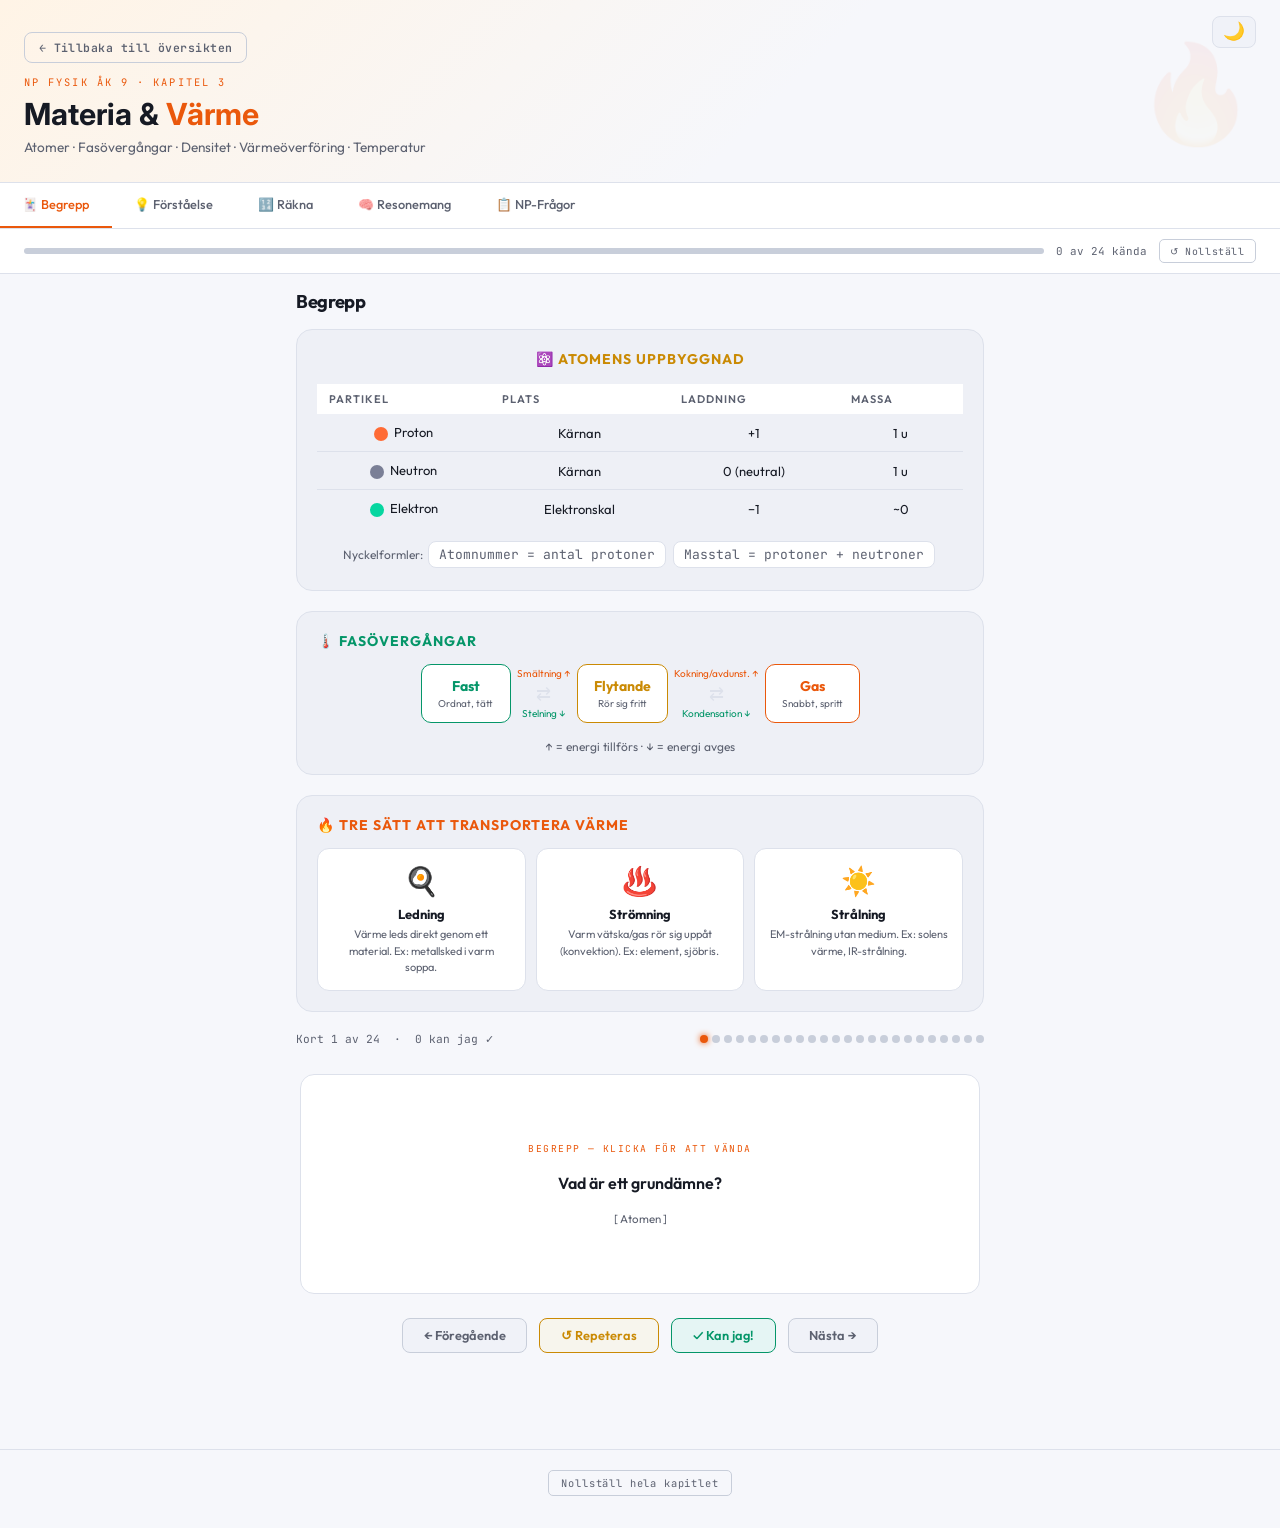
<file: fysik_materia_varme.html>
<!DOCTYPE html>
<html lang="sv">
<head>
<meta charset="UTF-8">
<meta name="viewport" content="width=device-width, initial-scale=1.0">
<title>Materia & Värme — NP Fysik åk 9</title>
<script src="theme-head.js"></script>
<link href="https://fonts.googleapis.com/css2?family=Inter:wght@400;500;600;700&family=Outfit:wght@300;400;600;700;900&family=JetBrains+Mono:wght@400;700&display=swap" rel="stylesheet">
<style>
:root {
  --bg: #f6f7fb;
  --surface: #eef0f6;
  --card: #ffffff;
  --border: #dde1eb;
  --accent: #ea580c;
  --accent2: #ca8a04;
  --accent3: #059669;
  --text: #161a24;
  --muted: #5c6170;
  --good: #059669;
  --bad: #dc2626;
  --warn: #ca8a04;
  --mono: 'JetBrains Mono', monospace;
  --card2: #f0f2f8;
  --border2: #c8ceda;
  --header-grad-start: #fff4e6;
  --np-grad-a: #fff5ed;
  --np-grad-b: #f3f4f6;
  --np-border: rgba(234, 88, 12, 0.35);
  --card-back-muted: #4b5563;
}
[data-theme="dark"] {
  --bg: #0f1117;
  --surface: #1a1d27;
  --card: #222638;
  --border: #2e3347;
  --accent: #ff6b35;
  --accent2: #ffd23f;
  --accent3: #06d6a0;
  --text: #e8eaf0;
  --muted: #94a3b8;
  --good: #06d6a0;
  --bad: #ff4d6d;
  --warn: #ffd23f;
  --mono: 'JetBrains Mono', monospace;
  --card2: #1a2030;
  --border2: #2a2f45;
  --header-grad-start: #1a0a00;
  --np-grad-a: #1a120a;
  --np-grad-b: #1a1d27;
  --np-border: rgba(255, 107, 53, 0.3);
  --card-back-muted: #cbd5e1;
}
*{margin:0;padding:0;box-sizing:border-box}
body{font-family:'Outfit',sans-serif;background:var(--bg);color:var(--text);min-height:100vh}

/* HEADER (samma mönster som kapitel 7–9) */
.header{background:linear-gradient(135deg,var(--header-grad-start) 0%,var(--bg) 60%);border-bottom:1px solid var(--border);padding:2rem 1.5rem 1.5rem;position:relative;overflow:hidden;z-index:1}
.header::before{content:'🔥';position:absolute;right:1.5rem;top:50%;transform:translateY(-50%);font-size:6rem;opacity:.06;pointer-events:none}
.chapter-tag{font-family:'JetBrains Mono',var(--mono);font-size:.65rem;letter-spacing:.2em;color:var(--accent);text-transform:uppercase;margin-bottom:.5rem}
.header h1{font-family:'Inter','Outfit',sans-serif;font-size:1.9rem;font-weight:700;color:var(--text);margin-bottom:.3rem;line-height:1.15}
.header h1 span{color:var(--accent)}
.header p{font-size:.85rem;color:var(--muted);line-height:1.5}
.back-link{position:relative;z-index:2;display:inline-flex;align-items:center;gap:.4rem;font-family:'JetBrains Mono',var(--mono);font-size:.72rem;font-weight:600;letter-spacing:.04em;color:var(--muted);text-decoration:none;margin-bottom:.75rem;padding:.45rem .85rem;border-radius:8px;border:1px solid var(--border2);background:rgba(255,255,255,.04);transition:color .15s,border-color .15s,background .15s}.back-link:hover{color:var(--accent);border-color:var(--accent);background:rgba(255,255,255,.07)}

.tab-progress-area{padding:.65rem 1.5rem;background:var(--card);border-bottom:1px solid var(--border);position:relative;z-index:1}
.tab-progress-strip{display:none;align-items:center;gap:.75rem;flex-wrap:wrap}
.tab-progress-strip.active{display:flex}
.tab-progress-strip--actions-only{justify-content:flex-end}
.tab-progress-bar-bg{flex:1;min-width:72px;height:6px;background:var(--border2);border-radius:3px;overflow:hidden}
.tab-progress-bar-fg{height:100%;border-radius:3px;background:linear-gradient(90deg,var(--accent),var(--accent2));width:0%;transition:width .35s ease}
.tab-progress-text{font-family:'JetBrains Mono',var(--mono);font-size:.68rem;color:var(--muted);white-space:nowrap}
.tab-reset-btn{font-family:'JetBrains Mono',var(--mono);font-size:.62rem;padding:.28rem .65rem;border:1px solid var(--border2);background:transparent;color:var(--muted);border-radius:5px;cursor:pointer;letter-spacing:.06em;flex-shrink:0;transition:all .15s}
.tab-reset-btn:hover{color:var(--accent);border-color:var(--accent)}
.chapter-footer{margin-top:2.5rem;padding:1.25rem 1.5rem 2rem;border-top:1px solid var(--border);text-align:center;background:var(--bg)}
.reset-btn{font-family:'JetBrains Mono',var(--mono);font-size:.65rem;padding:.3rem .8rem;border:1px solid var(--border2);background:transparent;color:var(--muted);border-radius:5px;cursor:pointer;letter-spacing:.08em;transition:all .15s}
.reset-btn:hover{color:var(--accent);border-color:var(--accent)}

.tabs{display:flex;background:var(--card);border-bottom:1px solid var(--border);overflow-x:auto;scrollbar-width:none}
.tabs::-webkit-scrollbar{display:none}
.tab-btn{flex-shrink:0;padding:.85rem 1.4rem;border:none;background:transparent;color:var(--muted);cursor:pointer;font-family:'Outfit',sans-serif;font-size:.8rem;font-weight:500;border-bottom:2px solid transparent;transition:all .15s;white-space:nowrap;display:flex;align-items:center;gap:.4rem}
.tab-btn:hover{color:var(--text)}
.tab-btn.active{color:var(--accent);border-bottom-color:var(--accent)}
.tab-count{font-family:'JetBrains Mono',var(--mono);font-size:.65rem;background:var(--border2);padding:.1rem .4rem;border-radius:10px}
.tab-btn.active .tab-count{background:color-mix(in srgb,var(--accent) 22%,transparent);color:var(--accent)}

/* SECTIONS */
.section{display:none;padding:16px;max-width:720px;margin:0 auto}
.section.active{display:block}

/* ATOM DIAGRAM */
.atom-box{background:var(--surface);border:1px solid var(--border);border-radius:16px;padding:20px;margin-bottom:20px;text-align:center}
.atom-box h3{font-size:14px;font-weight:700;color:var(--accent2);letter-spacing:1px;text-transform:uppercase;margin-bottom:16px}
.atom-table{width:100%;border-collapse:collapse;font-size:13px}
.atom-table th{background:var(--card);color:var(--muted);padding:8px 12px;text-align:left;font-weight:600;font-size:11px;letter-spacing:1px;text-transform:uppercase}
.atom-table td{padding:10px 12px;border-bottom:1px solid var(--border);vertical-align:middle}
.atom-table tr:last-child td{border-bottom:none}
.particle{display:inline-block;width:14px;height:14px;border-radius:50%;margin-right:6px;vertical-align:middle}
.p-proton{background:#ff6b35}
.p-neutron{background:#7a7f96}
.p-electron{background:#06d6a0}
.formula-chip{background:var(--card);border:1px solid var(--border);border-radius:8px;padding:4px 10px;font-family:'JetBrains Mono',monospace;font-size:13px;display:inline-block;margin:2px}

/* PHASE DIAGRAM */
.phase-box{background:var(--surface);border:1px solid var(--border);border-radius:16px;padding:20px;margin-bottom:20px}
.phase-box h3{font-size:14px;font-weight:700;color:var(--accent3);letter-spacing:1px;text-transform:uppercase;margin-bottom:14px}
.phase-flow{display:flex;align-items:center;flex-wrap:wrap;gap:4px;justify-content:center;margin-bottom:16px}
.phase-state{background:var(--card);border:1px solid var(--border);border-radius:10px;padding:12px 16px;text-align:center;min-width:90px}
.phase-state .name{font-weight:700;font-size:14px}
.phase-state .desc{font-size:10px;color:var(--muted);margin-top:2px}
.phase-arrow{display:flex;flex-direction:column;align-items:center;font-size:10px;color:var(--muted);text-align:center;padding:0 2px}
.phase-arrow .top{color:var(--accent);font-size:10px;margin-bottom:2px}
.phase-arrow .bot{color:var(--accent3);font-size:10px;margin-top:2px}
.phase-arrow .arr{font-size:18px;color:var(--border)}

/* HEAT TRANSFER */
.heat-box{background:var(--surface);border:1px solid var(--border);border-radius:16px;padding:20px;margin-bottom:20px}
.heat-box h3{font-size:14px;font-weight:700;color:var(--accent);letter-spacing:1px;text-transform:uppercase;margin-bottom:14px}
.heat-grid{display:grid;grid-template-columns:repeat(3,1fr);gap:10px}
.heat-card{background:var(--card);border:1px solid var(--border);border-radius:12px;padding:14px;text-align:center}
.heat-icon{font-size:28px;margin-bottom:8px}
.heat-name{font-weight:700;font-size:13px;margin-bottom:4px}
.heat-desc{font-size:11px;color:var(--muted);line-height:1.5}

/* FLASHCARDS (samma struktur som kärnfysik) */
.card-meta{display:flex;justify-content:space-between;align-items:center;margin-bottom:1rem}
.card-meta-left{font-family:var(--mono);font-size:.7rem;color:var(--muted)}
.card-progress-dots{display:flex;gap:4px;flex-wrap:wrap;max-width:320px;justify-content:flex-end}
.dot{width:8px;height:8px;border-radius:50%;background:var(--border2);transition:background .2s}
.dot.good{background:var(--good)}
.dot.skip{background:var(--warn)}
.dot.current{background:var(--accent);box-shadow:0 0 6px var(--accent)}
.flashcard-scene{perspective:1000px;width:100%;max-width:680px;height:220px;margin:0 auto 1.5rem;cursor:pointer}
.flashcard-inner{width:100%;height:100%;position:relative;transform-style:preserve-3d;transition:transform .45s cubic-bezier(.4,0,.2,1)}
.flashcard-inner.flipped{transform:rotateY(180deg)}
.card-side{position:absolute;inset:0;backface-visibility:hidden;-webkit-backface-visibility:hidden;border-radius:14px;border:1px solid var(--border);display:flex;flex-direction:column;align-items:center;justify-content:center;padding:2rem;text-align:center}
.card-front{background:var(--card)}
.card-back{background:var(--card2);transform:rotateY(180deg)}
.card-side-label{font-family:var(--mono);font-size:.6rem;letter-spacing:.15em;text-transform:uppercase;color:var(--muted);margin-bottom:1rem}
.card-front .card-side-label{color:var(--accent)}
.card-text{font-size:1rem;font-weight:600;line-height:1.5;color:var(--text);white-space:pre-line}
.card-back .card-text{font-size:.88rem;font-weight:400;color:var(--card-back-muted)}
.card-hint{margin-top:1rem;font-size:.72rem;color:var(--muted)}
.card-actions{display:flex;gap:.75rem;justify-content:center;margin-bottom:2.5rem;flex-wrap:wrap}
.card-btn{font-family:'Outfit',sans-serif;font-size:.8rem;font-weight:600;padding:.55rem 1.3rem;border-radius:8px;border:1px solid var(--border2);background:var(--card2);color:var(--muted);cursor:pointer;transition:all .15s;display:flex;align-items:center;gap:.4rem}
.card-btn:hover{color:var(--text);border-color:var(--border2)}
.card-btn.good{border-color:var(--good);color:var(--good);background:rgba(6,214,160,.07)}
.card-btn.good:hover{background:rgba(6,214,160,.15)}
.card-btn.skip{border-color:var(--warn);color:var(--warn);background:rgba(255,210,63,.07)}
.card-btn.skip:hover{background:rgba(255,210,63,.15)}
.repeat-toolbar{display:flex;flex-wrap:wrap;gap:.5rem;justify-content:center;align-items:center;margin-bottom:.75rem}
.repeat-queue-btn{border-color:var(--warn)!important;color:var(--warn)!important;background:rgba(234,179,8,.08)!important}
.repeat-queue-btn:hover{background:rgba(234,179,8,.15)!important}
.repeat-mode-strip{display:none;max-width:680px;margin:0 auto .6rem;padding:.35rem .75rem;border-radius:8px;border:1px solid rgba(234,179,8,.35);background:rgba(234,179,8,.06);font-family:var(--mono);font-size:.65rem;letter-spacing:.06em;text-align:center;color:var(--warn)}

/* FÖRSTÅELSE */
.fq-card{background:var(--card);border:1px solid var(--border);border-radius:16px;padding:20px;margin-bottom:14px}
.fq-num{font-size:11px;font-weight:700;letter-spacing:1px;color:var(--muted);text-transform:uppercase;margin-bottom:6px}
.fq-q{font-weight:700;font-size:15px;line-height:1.5;margin-bottom:12px}
.fq-opts{display:flex;flex-direction:column;gap:6px}
.fq-opt{background:var(--surface);border:1px solid var(--border);border-radius:10px;padding:10px 14px;cursor:pointer;font-size:13px;text-align:left;color:var(--text);font-family:'Outfit',sans-serif;transition:all .2s;width:100%}
.fq-opt:hover:not(:disabled){border-color:var(--accent);background:rgba(255,107,53,.08)}
.fq-opt.correct{background:rgba(6,214,160,.15);border-color:var(--accent3);color:var(--accent3)}
.fq-opt.wrong{background:rgba(255,77,109,.12);border-color:var(--bad);color:var(--bad)}
.fq-card.answered-correct{border-color:rgba(6,214,160,.45)}
.fq-card.answered-wrong{border-color:rgba(255,77,109,.35)}
.fq-feedback{margin-top:10px;padding:10px 14px;border-radius:10px;font-size:13px;line-height:1.5;display:none}
.fq-feedback.show{display:block}
.fq-feedback.ok{background:rgba(6,214,160,.1);border-left:3px solid var(--accent3);color:var(--good)}
.fq-feedback.err{background:rgba(255,77,109,.1);border-left:3px solid var(--bad);color:var(--bad)}

/* RÄKNA */
.calc-card{background:var(--card);border:1px solid var(--border);border-radius:16px;padding:20px;margin-bottom:14px}
.calc-q{font-weight:700;font-size:15px;margin-bottom:14px;line-height:1.5}
.calc-input{display:flex;gap:8px;align-items:center;flex-wrap:wrap}
.calc-inp{background:var(--surface);border:1px solid var(--border);color:var(--text);border-radius:8px;padding:9px 14px;font-family:'JetBrains Mono',monospace;font-size:14px;width:120px}
.calc-inp:focus{border-color:var(--accent)}
.calc-unit{color:var(--muted);font-size:13px}
.btn-check{background:var(--accent);color:#fff;border:none;border-radius:8px;padding:9px 18px;cursor:pointer;font-family:'Outfit',sans-serif;font-weight:700;font-size:13px}
.calc-result{margin-top:10px;padding:10px 14px;border-radius:10px;font-size:13px;display:none}
.calc-result.show{display:block}
.calc-result.ok{background:rgba(6,214,160,.1);border-left:3px solid var(--accent3);color:var(--good)}
.calc-result.err{background:rgba(255,77,109,.1);border-left:3px solid var(--bad);color:var(--bad)}

/* RESONEMANG */
.res-card{background:var(--card);border:1px solid var(--border);border-radius:16px;padding:22px;margin-bottom:16px}
.res-badge{display:inline-block;font-size:10px;font-weight:700;letter-spacing:2px;text-transform:uppercase;padding:3px 8px;border-radius:4px;margin-bottom:10px}
.res-badge.np{background:rgba(255,107,53,.2);color:var(--accent)}
.res-badge.res{background:rgba(255,210,63,.2);color:var(--accent2)}
.res-q{font-weight:700;font-size:15px;line-height:1.5;margin-bottom:12px}
.res-context{background:var(--surface);border-left:3px solid var(--accent2);border-radius:0 8px 8px 0;padding:12px 14px;margin-bottom:14px;font-size:13px;color:var(--text);line-height:1.6}
.res-steps{display:flex;flex-direction:column;gap:8px;margin-bottom:12px}
.res-step{background:var(--surface);border:1px solid var(--border);border-radius:10px;padding:12px 14px}
.res-step label{font-size:12px;font-weight:700;color:var(--muted);display:block;margin-bottom:6px;letter-spacing:1px;text-transform:uppercase}
.res-textarea{width:100%;background:transparent;border:none;color:var(--text);font-family:'Outfit',sans-serif;font-size:13px;resize:none;min-height:56px;line-height:1.6}
.btn-model{background:transparent;border:1px solid var(--accent2);color:var(--accent2);padding:8px 16px;border-radius:8px;cursor:pointer;font-family:'Outfit',sans-serif;font-size:12px;font-weight:700;transition:all .2s}
.btn-model:hover{background:rgba(255,210,63,.1)}
.model-ans{margin-top:10px;background:rgba(255,210,63,.06);border:1px solid rgba(255,210,63,.25);border-radius:10px;padding:14px;font-size:13px;line-height:1.6;display:none}
.model-ans.show{display:block}
.model-ans h3{color:var(--accent2);font-size:11px;font-weight:700;letter-spacing:1px;text-transform:uppercase;margin-bottom:8px}
.grade-row{display:flex;gap:6px;flex-wrap:wrap;margin-top:8px}
.grade{font-size:11px;font-weight:700;padding:4px 10px;border-radius:6px}
.grade-e{background:rgba(255,107,53,.2);color:var(--accent)}
.grade-c{background:rgba(255,210,63,.2);color:var(--accent2)}
.grade-a{background:rgba(6,214,160,.2);color:var(--accent3)}

/* NP */
.np-card{background:linear-gradient(135deg,var(--np-grad-a),var(--np-grad-b));border:1px solid var(--np-border);border-radius:16px;padding:22px;margin-bottom:16px}
.np-header{display:flex;align-items:center;gap:10px;margin-bottom:14px}
.np-logo{background:var(--accent);color:#fff;font-weight:900;font-size:11px;padding:4px 8px;border-radius:6px;letter-spacing:1px}
.np-year{color:var(--muted);font-size:12px}
.np-q{font-weight:700;font-size:15px;line-height:1.5;margin-bottom:12px}
.np-table{width:100%;border-collapse:collapse;font-size:13px;margin:10px 0 14px}
.np-table th{background:rgba(255,255,255,.05);padding:8px 12px;text-align:left;font-size:11px;letter-spacing:1px;color:var(--muted);font-weight:700;text-transform:uppercase}
.np-table td{padding:10px 12px;border-bottom:1px solid var(--border)}
.np-table tr:last-child td{border-bottom:none}

/* STATS */
.stats-row{display:flex;gap:8px;margin-bottom:16px;flex-wrap:wrap}
.stat{background:var(--card);border:1px solid var(--border);border-radius:10px;padding:12px 16px;flex:1;min-width:80px;text-align:center}
.stat-val{font-size:24px;font-weight:900;font-family:'JetBrains Mono',monospace}
.stat-lbl{font-size:10px;color:var(--muted);margin-top:2px;text-transform:uppercase;letter-spacing:1px}

@media(max-width:600px){.header h1{font-size:1.5rem}}
@media(max-width:480px){.heat-grid{grid-template-columns:1fr}.phase-flow{gap:2px}.phase-state{min-width:70px;padding:8px}}
</style>
<link rel="stylesheet" href="theme-ui.css">
</head>
<body>

<div class="header">
  <button type="button" class="theme-toggle" id="themeToggle" aria-label="Växla tema">🌙</button>
  <a href="index.html" class="back-link">← Tillbaka till översikten</a>
  <div class="chapter-tag">NP Fysik åk 9 · Kapitel 3</div>
  <h1>Materia &amp; <span>Värme</span></h1>
  <p>Atomer · Fasövergångar · Densitet · Värmeöverföring · Temperatur</p>
</div>

<div class="tabs">
  <button class="tab-btn active" onclick="showTab('begrepp',event)">🃏 Begrepp</button>
  <button class="tab-btn" onclick="showTab('forstaaelse',event)">💡 Förståelse</button>
  <button class="tab-btn" onclick="showTab('rakna',event)">🔢 Räkna</button>
  <button class="tab-btn" onclick="showTab('resonemang',event)">🧠 Resonemang</button>
  <button class="tab-btn" onclick="showTab('np',event)">📋 NP-Frågor</button>
</div>
<div class="tab-progress-area">
  <div class="tab-progress-strip active" data-tab="begrepp">
    <div class="tab-progress-bar-bg"><div class="tab-progress-bar-fg" id="tpBar-begrepp"></div></div>
    <span class="tab-progress-text" id="tpText-begrepp">0 av 0 kända</span>
    <button type="button" class="tab-reset-btn" onclick="resetTabBegrepp()">↺ Nollställ</button>
  </div>
  <div class="tab-progress-strip" data-tab="forstaaelse">
    <div class="tab-progress-bar-bg"><div class="tab-progress-bar-fg" id="tpBar-forstaaelse"></div></div>
    <span class="tab-progress-text" id="tpText-forstaaelse">0 av 0 rätt</span>
    <button type="button" class="tab-reset-btn" onclick="resetTabForstaaelse()">↺ Nollställ</button>
  </div>
  <div class="tab-progress-strip" data-tab="rakna">
    <div class="tab-progress-bar-bg"><div class="tab-progress-bar-fg" id="tpBar-rakna"></div></div>
    <span class="tab-progress-text" id="tpText-rakna">0 av 0 rätt</span>
    <button type="button" class="tab-reset-btn" onclick="resetTabRakna()">↺ Nollställ</button>
  </div>
  <div class="tab-progress-strip tab-progress-strip--actions-only" data-tab="resonemang">
    <button type="button" class="tab-reset-btn" onclick="resetTabResonemang()">↺ Nollställ</button>
  </div>
  <div class="tab-progress-strip tab-progress-strip--actions-only" data-tab="np">
    <button type="button" class="tab-reset-btn" onclick="resetTabNp()">↺ Nollställ</button>
  </div>
</div>

<!-- ===== BEGREPP ===== -->
<div class="section active" id="sec-begrepp">
  <h2 class="tab-section-h2">Begrepp</h2>

  <!-- ATOM -->
  <div class="atom-box">
    <h3>⚛️ Atomens uppbyggnad</h3>
    <table class="atom-table">
      <tr><th>Partikel</th><th>Plats</th><th>Laddning</th><th>Massa</th></tr>
      <tr><td><span class="particle p-proton"></span>Proton</td><td>Kärnan</td><td>+1</td><td>1 u</td></tr>
      <tr><td><span class="particle p-neutron"></span>Neutron</td><td>Kärnan</td><td>0 (neutral)</td><td>1 u</td></tr>
      <tr><td><span class="particle p-electron"></span>Elektron</td><td>Elektronskal</td><td>−1</td><td>~0</td></tr>
    </table>
    <div style="margin-top:12px;font-size:12px;color:var(--muted)">Nyckelformler: <span class="formula-chip">Atomnummer = antal protoner</span> <span class="formula-chip">Masstal = protoner + neutroner</span></div>
  </div>

  <!-- PHASE FLOW -->
  <div class="phase-box">
    <h3>🌡️ Fasövergångar</h3>
    <div class="phase-flow">
      <div class="phase-state" style="border-color:var(--accent3)"><div class="name" style="color:var(--accent3)">Fast</div><div class="desc">Ordnat, tätt</div></div>
      <div class="phase-arrow"><div class="top">Smältning ↑</div><div class="arr">⇄</div><div class="bot">Stelning ↓</div></div>
      <div class="phase-state" style="border-color:var(--accent2)"><div class="name" style="color:var(--accent2)">Flytande</div><div class="desc">Rör sig fritt</div></div>
      <div class="phase-arrow"><div class="top">Kokning/avdunst. ↑</div><div class="arr">⇄</div><div class="bot">Kondensation ↓</div></div>
      <div class="phase-state" style="border-color:var(--accent)"><div class="name" style="color:var(--accent)">Gas</div><div class="desc">Snabbt, spritt</div></div>
    </div>
    <p style="font-size:12px;color:var(--muted);text-align:center">↑ = energi tillförs · ↓ = energi avges</p>
  </div>

  <!-- HEAT TRANSFER -->
  <div class="heat-box">
    <h3>🔥 Tre sätt att transportera värme</h3>
    <div class="heat-grid">
      <div class="heat-card">
        <div class="heat-icon">🍳</div>
        <div class="heat-name">Ledning</div>
        <div class="heat-desc">Värme leds direkt genom ett material. Ex: metallsked i varm soppa.</div>
      </div>
      <div class="heat-card">
        <div class="heat-icon">♨️</div>
        <div class="heat-name">Strömning</div>
        <div class="heat-desc">Varm vätska/gas rör sig uppåt (konvektion). Ex: element, sjöbris.</div>
      </div>
      <div class="heat-card">
        <div class="heat-icon">☀️</div>
        <div class="heat-name">Strålning</div>
        <div class="heat-desc">EM-strålning utan medium. Ex: solens värme, IR-strålning.</div>
      </div>
    </div>
  </div>

  <div class="card-meta">
    <div class="card-meta-left">Kort <span id="cardIdx">1</span> av <span id="cardTotal">24</span> &nbsp;·&nbsp; <span id="cardGoodCount">0</span> kan jag ✓</div>
    <div class="card-progress-dots" id="dotRow"></div>
  </div>

  <div class="repeat-toolbar">
    <button type="button" class="card-btn repeat-queue-btn" id="btnEnterRepeat" onclick="enterRepeatMode()" style="display:none">↺ Öva repeteras (<span id="skipCount">0</span> st)</button>
    <button type="button" class="card-btn" id="btnShowAll" onclick="exitRepeatMode()" style="display:none">Visa alla kort</button>
  </div>

  <div class="repeat-mode-strip" id="repeatModeStrip" aria-live="polite">Repetera-läge · <span id="repeatLeftCount">0</span> kvar</div>

  <div class="flashcard-scene" role="button" tabindex="0" aria-label="Flashkort — klicka för att vända" onclick="flipCard()" onkeydown="if(event.key==='Enter'||event.key===' '){event.preventDefault();flipCard();}">
    <div class="flashcard-inner" id="fcInner">
      <div class="card-side card-front">
        <div class="card-side-label">Begrepp — klicka för att vända</div>
        <div class="card-text" id="fcFront">...</div>
        <div class="card-hint" id="fcHint"></div>
      </div>
      <div class="card-side card-back">
        <div class="card-side-label">Förklaring</div>
        <div class="card-text" id="fcBack">...</div>
      </div>
    </div>
  </div>

  <div class="card-actions">
    <button class="card-btn" onclick="prevCard()">← Föregående</button>
    <button class="card-btn skip" onclick="markCard('skip')">↺ Repeteras</button>
    <button class="card-btn good" onclick="markCard('good')">✓ Kan jag!</button>
    <button class="card-btn" onclick="nextCard()">Nästa →</button>
  </div>
</div>

<!-- ===== FÖRSTÅELSE ===== -->
<div class="section" id="sec-forstaaelse">
  <h2 class="tab-section-h2">Förståelse</h2>
  <div class="stats-row" style="margin-top:16px">
    <div class="stat"><div class="stat-val" id="fScore" style="color:var(--accent3)">0</div><div class="stat-lbl">Rätt</div></div>
    <div class="stat"><div class="stat-val" id="fPct" style="color:var(--accent2)">0%</div><div class="stat-lbl">Klart</div></div>
  </div>

  <div class="fq-card">
    <div class="fq-num">Fråga 1</div>
    <div class="fq-q">Vilket av följande påståenden om protoner är korrekt?</div>
    <div class="fq-opts">
      <button class="fq-opt" onclick="fAnswer(this,false,'F1')">Protoner finns i elektronskalets yttre del</button>
      <button class="fq-opt" onclick="fAnswer(this,true,'F1')">Protoner finns i atomkärnan och har positiv laddning</button>
      <button class="fq-opt" onclick="fAnswer(this,false,'F1')">Protoner är neutrala och tyngre än neutroner</button>
      <button class="fq-opt" onclick="fAnswer(this,false,'F1')">Antal protoner är alltid lika med masstal</button>
    </div>
    <div class="fq-feedback" id="fb-F1"></div>
  </div>

  <div class="fq-card">
    <div class="fq-num">Fråga 2</div>
    <div class="fq-q">Vatten kokar vid 100 °C. Vad händer med vattenmolekylerna när vattnet kokar?</div>
    <div class="fq-opts">
      <button class="fq-opt" onclick="fAnswer(this,false,'F2')">Molekylerna förstörs och bildar nya ämnen</button>
      <button class="fq-opt" onclick="fAnswer(this,false,'F2')">Molekylerna stannar kvar men rör sig långsammare</button>
      <button class="fq-opt" onclick="fAnswer(this,true,'F2')">Molekylerna frigörs från vätskan och bildar ånga (gas)</button>
      <button class="fq-opt" onclick="fAnswer(this,false,'F2')">Molekylerna ordnar sig i ett fast mönster</button>
    </div>
    <div class="fq-feedback" id="fb-F2"></div>
  </div>

  <div class="fq-card">
    <div class="fq-num">Fråga 3</div>
    <div class="fq-q">Varför stiger varm luft uppåt?</div>
    <div class="fq-opts">
      <button class="fq-opt" onclick="fAnswer(this,false,'F3')">Varm luft är tyngre och sjunker alltid</button>
      <button class="fq-opt" onclick="fAnswer(this,true,'F3')">Varm luft har lägre densitet och trängs uppåt av tyngre kall luft</button>
      <button class="fq-opt" onclick="fAnswer(this,false,'F3')">Varm luft dras mot jordens magnetfält</button>
      <button class="fq-opt" onclick="fAnswer(this,false,'F3')">Varm luft har fler molekyler per kubikmeter</button>
    </div>
    <div class="fq-feedback" id="fb-F3"></div>
  </div>

  <div class="fq-card">
    <div class="fq-num">Fråga 4</div>
    <div class="fq-q">Vad menas med absoluta nollpunkten (0 Kelvin = −273 °C)?</div>
    <div class="fq-opts">
      <button class="fq-opt" onclick="fAnswer(this,false,'F4')">Temperaturen då vatten fryser</button>
      <button class="fq-opt" onclick="fAnswer(this,false,'F4')">Den lägsta temperaturen som mätts i Arktis</button>
      <button class="fq-opt" onclick="fAnswer(this,true,'F4')">Den teoretiska lägsta möjliga temperaturen — alla partikelrörelser upphör</button>
      <button class="fq-opt" onclick="fAnswer(this,false,'F4')">Temperaturen i jordens inre kärna</button>
    </div>
    <div class="fq-feedback" id="fb-F4"></div>
  </div>

  <div class="fq-card">
    <div class="fq-num">Fråga 5</div>
    <div class="fq-q">En metallsked värms upp i handen. Vilken värmeöverföringsmetod dominerar?</div>
    <div class="fq-opts">
      <button class="fq-opt" onclick="fAnswer(this,false,'F5')">Strålning</button>
      <button class="fq-opt" onclick="fAnswer(this,false,'F5')">Konvektion (strömning)</button>
      <button class="fq-opt" onclick="fAnswer(this,true,'F5')">Ledning — värmen leds direkt genom materialet</button>
      <button class="fq-opt" onclick="fAnswer(this,false,'F5')">Induktion</button>
    </div>
    <div class="fq-feedback" id="fb-F5"></div>
  </div>

  <div class="fq-card">
    <div class="fq-num">Fråga 6</div>
    <div class="fq-q">En sjöbris uppstår en varm sommardag. Vad orsakar detta?</div>
    <div class="fq-opts">
      <button class="fq-opt" onclick="fAnswer(this,false,'F6')">Havet är varmare än landet och driver bris mot land</button>
      <button class="fq-opt" onclick="fAnswer(this,true,'F6')">Landet värms snabbare → varm luft stiger → kall havsluft strömmar in (konvektion)</button>
      <button class="fq-opt" onclick="fAnswer(this,false,'F6')">Solstrålning driver vinden direkt mot stranden</button>
      <button class="fq-opt" onclick="fAnswer(this,false,'F6')">Atmosfärens strålning skapar tryckskillnader oberoende av temperatur</button>
    </div>
    <div class="fq-feedback" id="fb-F6"></div>
  </div>

  <div class="fq-card">
    <div class="fq-num">Fråga 7</div>
    <div class="fq-q">Vilket är skillnaden mellan grundämne och kemisk förening?</div>
    <div class="fq-opts">
      <button class="fq-opt" onclick="fAnswer(this,false,'F7')">Grundämnen är alltid gaser, föreningar alltid fasta</button>
      <button class="fq-opt" onclick="fAnswer(this,true,'F7')">Grundämnen består av bara en atomtyp; föreningar av flera bundna atomtyper</button>
      <button class="fq-opt" onclick="fAnswer(this,false,'F7')">Föreningar finns bara i periodiska systemet</button>
      <button class="fq-opt" onclick="fAnswer(this,false,'F7')">Grundämnen kan inte smälta eller koka</button>
    </div>
    <div class="fq-feedback" id="fb-F7"></div>
  </div>

  <div class="fq-card">
    <div class="fq-num">Fråga 8</div>
    <div class="fq-q">Varför är ull ett bra isoleringsmaterial mot kyla?</div>
    <div class="fq-opts">
      <button class="fq-opt" onclick="fAnswer(this,false,'F8')">Ull leder värme snabbt bort från kroppen</button>
      <button class="fq-opt" onclick="fAnswer(this,false,'F8')">Ull reflekterar all strålning</button>
      <button class="fq-opt" onclick="fAnswer(this,true,'F8')">Ull fångar in stillastående luft som är dålig värmeledare — minskar ledning och strömning</button>
      <button class="fq-opt" onclick="fAnswer(this,false,'F8')">Ullmolekyler avger värme aktivt</button>
    </div>
    <div class="fq-feedback" id="fb-F8"></div>
  </div>

  <div class="fq-card">
    <div class="fq-num">Fråga 9</div>
    <div class="fq-q">En is-bit smälter. Temperaturen håller sig på 0 °C under hela smältprocessen. Varför?</div>
    <div class="fq-opts">
      <button class="fq-opt" onclick="fAnswer(this,false,'F9')">Isen inte kan ta emot mer värme</button>
      <button class="fq-opt" onclick="fAnswer(this,true,'F9')">All tillförd energi går åt till att bryta bindningarna i kristallstrukturen, inte till att höja temperaturen</button>
      <button class="fq-opt" onclick="fAnswer(this,false,'F9')">Smältvatten kyler ner omgivningen exakt lika snabbt</button>
      <button class="fq-opt" onclick="fAnswer(this,false,'F9')">Fasövergången sker utan energiutbyte</button>
    </div>
    <div class="fq-feedback" id="fb-F9"></div>
  </div>

  <div class="fq-card">
    <div class="fq-num">Fråga 10</div>
    <div class="fq-q">Vad händer med densiteten hos ett ämne när det värms upp (i allmänhet)?</div>
    <div class="fq-opts">
      <button class="fq-opt" onclick="fAnswer(this,false,'F10')">Densiteten ökar eftersom massan ökar</button>
      <button class="fq-opt" onclick="fAnswer(this,true,'F10')">Densiteten minskar — volymen ökar men massan är oförändrad</button>
      <button class="fq-opt" onclick="fAnswer(this,false,'F10')">Densiteten förändras inte av temperatur</button>
      <button class="fq-opt" onclick="fAnswer(this,false,'F10')">Densiteten ökar vid uppvärmning av gaser men minskar för vätskor</button>
    </div>
    <div class="fq-feedback" id="fb-F10"></div>
  </div>

  <div class="fq-card">
    <div class="fq-num">Fråga 11</div>
    <div class="fq-q">Hur värms jordens yta upp av solen?</div>
    <div class="fq-opts">
      <button class="fq-opt" onclick="fAnswer(this,false,'F11')">Ledning — solen leder värme direkt</button>
      <button class="fq-opt" onclick="fAnswer(this,false,'F11')">Konvektion — varm gasström från solen</button>
      <button class="fq-opt" onclick="fAnswer(this,true,'F11')">Strålning — elektromagnetisk strålning (ljus och IR) tar sig genom vakuum</button>
      <button class="fq-opt" onclick="fAnswer(this,false,'F11')">Jordens magnetfält fångar in solens värme</button>
    </div>
    <div class="fq-feedback" id="fb-F11"></div>
  </div>

  <div class="fq-card">
    <div class="fq-num">Fråga 12</div>
    <div class="fq-q">Varför känns ett metallhandtag kallare än ett trähandtag i samma rum?</div>
    <div class="fq-opts">
      <button class="fq-opt" onclick="fAnswer(this,false,'F12')">Metall håller lägre temperatur naturligt</button>
      <button class="fq-opt" onclick="fAnswer(this,true,'F12')">Metall leder värme bättre och suger snabbt värme från handen — ger kylande känsla</button>
      <button class="fq-opt" onclick="fAnswer(this,false,'F12')">Trä avger värme via strålning, metall inte</button>
      <button class="fq-opt" onclick="fAnswer(this,false,'F12')">Metall har lägre densitet och absorberar mer värme</button>
    </div>
    <div class="fq-feedback" id="fb-F12"></div>
  </div>
</div>

<!-- ===== RÄKNA ===== -->
<div class="section" id="sec-rakna">
  <h2 class="tab-section-h2">Räkna</h2>
  <div style="margin-top:16px;margin-bottom:16px;background:rgba(255,210,63,.08);border:1px solid rgba(255,210,63,.25);border-radius:12px;padding:14px;font-size:13px;line-height:1.6;color:var(--text)">
    <strong>📐 Formlerna du behöver:</strong><br>
    <span class="formula-chip">ρ = m / V</span> &nbsp; densitet = massa / volym<br>
    <span class="formula-chip">m = ρ · V</span> &nbsp; <span class="formula-chip">V = m / ρ</span>
  </div>

  <div class="calc-card">
    <div class="fq-num">Räkneuppgift 1</div>
    <div class="calc-q">En kropp har massan 500 g och volymen 250 cm³. Vad är densiteten?</div>
    <div class="calc-input">
      <input type="number" class="calc-inp" id="r1" placeholder="?" step="0.1" aria-label="Svar: densitet i g/cm³">
      <span class="calc-unit">g/cm³</span>
      <button class="btn-check" onclick="checkCalc('r1',2,'r1-res','Rätt! ρ = 500/250 = 2 g/cm³','Fel. ρ = m/V = 500 g ÷ 250 cm³ = 2 g/cm³',0.05)">Kontrollera</button>
    </div>
    <div class="calc-result" id="r1-res"></div>
  </div>

  <div class="calc-card">
    <div class="fq-num">Räkneuppgift 2</div>
    <div class="calc-q">Järn har densiteten 7,87 g/cm³. Vad är massan av ett järnstycke med volymen 10 cm³?</div>
    <div class="calc-input">
      <input type="number" class="calc-inp" id="r2" placeholder="?" step="0.1" aria-label="Svar: massa av järnstycke i gram">
      <span class="calc-unit">g</span>
      <button class="btn-check" onclick="checkCalc('r2',78.7,'r2-res','Rätt! m = ρ·V = 7,87 × 10 = 78,7 g','Fel. m = ρ · V = 7,87 g/cm³ × 10 cm³ = 78,7 g',1)">Kontrollera</button>
    </div>
    <div class="calc-result" id="r2-res"></div>
  </div>

  <div class="calc-card">
    <div class="fq-num">Räkneuppgift 3</div>
    <div class="calc-q">En flytande vätska väger 800 g och har densiteten 0,8 g/cm³. Vad är volymen?</div>
    <div class="calc-input">
      <input type="number" class="calc-inp" id="r3" placeholder="?" step="1" aria-label="Svar: volym av vätska i cm³">
      <span class="calc-unit">cm³</span>
      <button class="btn-check" onclick="checkCalc('r3',1000,'r3-res','Rätt! V = m/ρ = 800/0,8 = 1000 cm³','Fel. V = m / ρ = 800 g ÷ 0,8 g/cm³ = 1000 cm³',10)">Kontrollera</button>
    </div>
    <div class="calc-result" id="r3-res"></div>
  </div>

  <div class="calc-card">
    <div class="fq-num">Räkneuppgift 4</div>
    <div class="calc-q">Vatten har densiteten 1 g/cm³. Flyter ett föremål med densiteten 0,6 g/cm³?<br><small style="color:var(--muted)">Skriv 1 = flyter, 2 = sjunker</small></div>
    <div class="calc-input">
      <input type="number" class="calc-inp" id="r4" placeholder="1 eller 2" step="1" min="1" max="2" aria-label="Svar: 1 om föremålet flyter, 2 om det sjunker">
      <button class="btn-check" onclick="checkCalc('r4',1,'r4-res','Rätt! Densitet < 1 g/cm³ → flyter. Lyftkraften > tyngdkraften.','Fel. Svaret är 1 (flyter). Om ρ_föremål < ρ_vätska → flyter.',0.1)">Kontrollera</button>
    </div>
    <div class="calc-result" id="r4-res"></div>
  </div>

  <div class="calc-card">
    <div class="fq-num">Räkneuppgift 5</div>
    <div class="calc-q">En kub av aluminium (ρ = 2,7 g/cm³) har sidan 3 cm. Vad är massan? (V = s³)</div>
    <div class="calc-input">
      <input type="number" class="calc-inp" id="r5" placeholder="?" step="0.1" aria-label="Svar: massa av aluminiumkub i gram">
      <span class="calc-unit">g</span>
      <button class="btn-check" onclick="checkCalc('r5',72.9,'r5-res','Rätt! V = 3³ = 27 cm³, m = 2,7 × 27 = 72,9 g','Fel. V = 3×3×3 = 27 cm³, m = ρ·V = 2,7 × 27 = 72,9 g',1)">Kontrollera</button>
    </div>
    <div class="calc-result" id="r5-res"></div>
  </div>
</div>

<!-- ===== RESONEMANG ===== -->
<div class="section" id="sec-resonemang">
  <h2 class="tab-section-h2">Resonemang</h2>

  <div class="res-card">
    <span class="res-badge np">NP-liknande</span>
    <div class="res-q">🎈 Varför stiger en rispapperslykta med varm luft uppåt?</div>
    <div class="res-context">Vid högtider släpps rispapperslyktor upp i luften. Inuti lyktorna bränner ett litet ljus som värmer luften.</div>
    <div class="res-steps">
      <div class="res-step">
        <label>Steg 1 — Vad händer med luften när den värms?</label>
        <textarea class="res-textarea" placeholder="Skriv ditt svar här..." aria-label="Rispapperslykta: vad händer med luften när den värms?"></textarea>
      </div>
      <div class="res-step">
        <label>Steg 2 — Koppla till densitet</label>
        <textarea class="res-textarea" placeholder="Hur förändras densiteten?" aria-label="Rispapperslykta: koppla till densitet"></textarea>
      </div>
      <div class="res-step">
        <label>Steg 3 — Koppla till lyftkraft/rörelse</label>
        <textarea class="res-textarea" placeholder="Varför stiger den uppåt?" aria-label="Rispapperslykta: lyftkraft och rörelse"></textarea>
      </div>
    </div>
    <button class="btn-model" onclick="showModel('lykta')">Visa modellsvar</button>
    <div class="model-ans" id="ma-lykta">
      <h3>✅ Modellsvar (NP-nivå)</h3>
      <p><strong>Steg 1:</strong> Ljuslågan värmer luften inuti lyktans pappershölje. Luftmolekylerna rör sig snabbare och tar mer plats — luften expanderar.</p>
      <p style="margin-top:6px"><strong>Steg 2:</strong> Eftersom massan är ungefär densamma men volymen ökar → densiteten minskar (ρ = m/V). Varm luft inuti är glesare/lättare än kall luft utanför.</p>
      <p style="margin-top:6px"><strong>Steg 3:</strong> Lyftkraften (den tyngre omgivande luften pressar uppåt) är nu större än tyngdkraften. Lyktans totala densitet är lägre än omgivningen → stiger uppåt. (Samma princip som ett isblock i vatten som flyter.)</p>
      <div class="grade-row">
        <span class="grade grade-e">E: Nämner varm luft stiger</span>
        <span class="grade grade-c">C: Kopplar till densitet</span>
        <span class="grade grade-a">A: Fullständig förklaring med ρ = m/V och lyftkraft</span>
      </div>
    </div>
  </div>

  <div class="res-card">
    <span class="res-badge np">NP-liknande</span>
    <div class="res-q">🌡️ Termometer — varför väljer man etanol istället för pentan eller glykol?</div>
    <div class="res-context">Ett företag ska tillverka utomhustermometrar för Sverige. De väljer mellan tre vätskor: Pentan (smälter −130°C, kokar 36°C), Etanol (smälter −117°C, kokar 79°C), Glykol (smälter −13°C, kokar 197°C).</div>
    <div class="res-steps">
      <div class="res-step">
        <label>Varför duger inte pentan?</label>
        <textarea class="res-textarea" placeholder="Tänk på kokpunkt och svenska sommrar..." aria-label="Termometer: varför duger inte pentan?"></textarea>
      </div>
      <div class="res-step">
        <label>Varför duger inte glykol?</label>
        <textarea class="res-textarea" placeholder="Tänk på smältpunkt och svenska vintrar..." aria-label="Termometer: varför duger inte glykol?"></textarea>
      </div>
      <div class="res-step">
        <label>Varför passar etanol?</label>
        <textarea class="res-textarea" placeholder="Visa att etanol täcker hela temperaturspannet..." aria-label="Termometer: varför passar etanol?"></textarea>
      </div>
    </div>
    <button class="btn-model" onclick="showModel('termo')">Visa modellsvar</button>
    <div class="model-ans" id="ma-termo">
      <h3>✅ Modellsvar</h3>
      <p><strong>Pentan:</strong> Kokar redan vid 36°C — en varm sommardag kan pentanen koka i röret och mätningen bli felaktig.</p>
      <p style="margin-top:6px"><strong>Glykol:</strong> Stelnar vid −13°C — en kall vinterdag i Sverige (kan gå ner till −30°C eller lägre) fryser glykolröret och går sönder eller mäter fel.</p>
      <p style="margin-top:6px"><strong>Etanol:</strong> Smälter vid −117°C och kokar vid 79°C. Täcker hela det svenska temperaturspannet (ca −40°C till +40°C) utan att frysa eller koka. Passar utomhusbruk år runt i Sverige.</p>
      <div class="grade-row">
        <span class="grade grade-e">E: Korrekt val av etanol</span>
        <span class="grade grade-c">C: Motiverar med smält- eller kokpunkt</span>
        <span class="grade grade-a">A: Utesluter båda alternativen med korrekt motivering + visar etanol täcker spannet</span>
      </div>
    </div>
  </div>

  <div class="res-card">
    <span class="res-badge res">Resonemang</span>
    <div class="res-q">🌊 Hur fungerar en sjöbris? Förklara med hjälp av konvektion.</div>
    <div class="res-context">En varm sommardag vid havet märker du att en sval bris blåser in från havet mot land under dagen, men att vinden vänder på kvällen.</div>
    <div class="res-steps">
      <div class="res-step">
        <label>Beskriv vad som händer med luften ovanför land under dagen</label>
        <textarea class="res-textarea" placeholder="Varför värms landet snabbare än havet?" aria-label="Sjöbris: luft ovanför land under dagen"></textarea>
      </div>
      <div class="res-step">
        <label>Förklara vindriktningen med densitet och tryck</label>
        <textarea class="res-textarea" placeholder="Vad händer med lufttrycket ovanför land vs hav?" aria-label="Sjöbris: vindriktning med densitet och tryck"></textarea>
      </div>
    </div>
    <button class="btn-model" onclick="showModel('sjobris')">Visa modellsvar</button>
    <div class="model-ans" id="ma-sjobris">
      <h3>✅ Modellsvar</h3>
      <p><strong>Dag:</strong> Solen värmer land snabbare än vatten (marken absorberar mer). Luften ovanför land värms, expanderar, minskar i densitet → stiger uppåt (konvektion). Det skapas ett lågtrycksområde ovanför land.</p>
      <p style="margin-top:6px">Kall tätare luft ovanför havet (högtryck) strömmar in mot land för att fylla tomrummet → sjöbrisen blåser från hav mot land.</p>
      <p style="margin-top:6px"><strong>Kväll:</strong> Havet avger värme långsammare. Landet kallnar fort → vinden vänder och landbris uppstår (från land mot hav).</p>
    </div>
  </div>

  <div class="res-card">
    <span class="res-badge res">Resonemang</span>
    <div class="res-q">🧪 Varför absorberar mörka kläder mer värme från solen än ljusa?</div>
    <div class="res-context">Det svenska fotbollslandslaget diskuterar vilken tröjfärg som är bäst i varma länder (40°C). Du ska förklara sambandet mellan färg och värmeabsorption.</div>
    <div class="res-steps">
      <div class="res-step">
        <label>Förklara vad som händer med ljus som träffar mörk respektive ljus yta</label>
        <textarea class="res-textarea" placeholder="Absorbera vs reflektera..." aria-label="Mörka kläder: ljus mot yta"></textarea>
      </div>
      <div class="res-step">
        <label>Rekommendation och motivering</label>
        <textarea class="res-textarea" placeholder="Vilken färg bör spelarna välja och varför?" aria-label="Rekommendation om tröjfärg i värme"></textarea>
      </div>
    </div>
    <button class="btn-model" onclick="showModel('farg')">Visa modellsvar</button>
    <div class="model-ans" id="ma-farg">
      <h3>✅ Modellsvar</h3>
      <p><strong>Mörk yta:</strong> Absorberar de flesta våglängder av solstrålning → omvandlas till värme → kroppen under tröjan värms mer.</p>
      <p style="margin-top:6px"><strong>Ljus/vit yta:</strong> Reflekterar merparten av strålningen tillbaka → absorberar lite → kroppen under värms mindre.</p>
      <p style="margin-top:6px"><strong>Rekommendation:</strong> Vit (eller ljus) tröja — den reflekterar solens strålning och håller spelarna svalare i 40°C-värme. Minskar risk för överhettning och förbättrar prestation.</p>
      <div class="grade-row">
        <span class="grade grade-e">E: Ger korrekt rekommendation</span>
        <span class="grade grade-c">C: Kopplar till absorption/reflektion</span>
        <span class="grade grade-a">A: Fullständig förklaring med strålningsöverföring + konsekvens</span>
      </div>
    </div>
  </div>
</div>

<!-- ===== NP-FRÅGOR ===== -->
<div class="section" id="sec-np">
  <h2 class="tab-section-h2">NP-frågor</h2>

  <div style="margin-top:16px;margin-bottom:16px;background:rgba(255,107,53,.08);border:1px solid rgba(255,107,53,.25);border-radius:12px;padding:14px;font-size:13px;line-height:1.6;color:var(--text)">
    <strong>🎯 Riktiga NP-frågor</strong> från ämnesproven 2016 och 2018. Svara som på ett riktigt prov — motivera dina svar!
  </div>

  <div class="np-card">
    <div class="np-header">
      <span class="np-logo">NP 2016</span>
      <span class="np-year">Delprov A1 · Fråga 3</span>
    </div>
    <div class="np-q">Vid högtider, till exempel nyårsafton, är det vanligt att släppa upp rispapperslyktor i luften. Vilket av alternativen A–D beskriver <em>bäst</em> varför en rispapperslykta fylld med varm luft stiger uppåt när den släpps?</div>
    <div class="fq-opts">
      <button class="fq-opt" onclick="fAnswer(this,false,'NP1')">A. Dragningskraften minskar när luften värms.</button>
      <button class="fq-opt" onclick="fAnswer(this,false,'NP1')">B. Dragningskraften ökar när luften värms.</button>
      <button class="fq-opt" onclick="fAnswer(this,true,'NP1')">C. Varm luft har lägre densitet än kall luft.</button>
      <button class="fq-opt" onclick="fAnswer(this,false,'NP1')">D. Varm luft har högre densitet än kall luft.</button>
    </div>
    <div class="fq-feedback" id="fb-NP1"></div>
  </div>

  <div class="np-card">
    <div class="np-header">
      <span class="np-logo">NP 2016</span>
      <span class="np-year">Delprov A1 · Fråga 4</span>
    </div>
    <div class="np-q">Ett företag ska tillverka en termometer med ett rör fyllt med en färgad vätska. Termometern ska säljas i Sverige och ska fungera utomhus året runt. Förklara varför företaget ska välja att använda etanol istället för pentan eller glykol som vätska i termometern.</div>
    <table class="np-table">
      <tr><th>Vätska</th><th>Smältpunkt (°C)</th><th>Kokpunkt (°C)</th></tr>
      <tr><td>Pentan</td><td>−130</td><td>36</td></tr>
      <tr><td>Etanol</td><td>−117</td><td>79</td></tr>
      <tr><td>Glykol</td><td>−13</td><td>197</td></tr>
    </table>
    <div class="res-steps">
      <div class="res-step">
        <label>Ditt svar</label>
        <textarea class="res-textarea" placeholder="Förklara varför etanol passar bäst — motivera med smält- och kokpunkter..." aria-label="NP: termometer med etanol, pentan och glykol"></textarea>
      </div>
    </div>
    <button class="btn-model" onclick="showModel('np2')">Visa exempelsvar (E/C/A)</button>
    <div class="model-ans" id="ma-np2">
      <h3>✅ Exempelsvar med betygsnivåer</h3>
      <p><strong>Betyg E:</strong> "Etanol är bäst för Sverige. Glykol fryser vid −13°C och pentan kokar vid 36°C."</p>
      <p style="margin-top:6px"><strong>Betyg C:</strong> "Pentan kokar redan vid 36°C vilket kan ske en varm sommardag i Sverige → fungerar inte. Glykol fryser vid −13°C vilket kan ske en kall vinterdag → fungerar inte. Etanol smälter vid −117°C och kokar vid 79°C, täcker hela det svenska temperaturspannet."</p>
      <p style="margin-top:6px"><strong>Betyg A:</strong> Fullständigt svar med tydlig uteslutning av båda alternativen + korrekt motivering med smält-/kokpunkter + slutsats om etanolens lämpliga temperaturintervall för svenska förhållanden (ca −40°C till +40°C).</p>
    </div>
  </div>

  <div class="np-card">
    <div class="np-header">
      <span class="np-logo">NP 2016</span>
      <span class="np-year">Delprov A3 · Fråga 13</span>
    </div>
    <div class="np-q">Hur mycket värmestrålning absorberar olika färger? Du ska planera en undersökning där du tar reda på om det är ett blått, gult eller vitt tyg som absorberar minst värmestrålning från en lampa. Du använder en bägare med vatten som modell för en människokropp.</div>
    <div class="res-steps">
      <div class="res-step">
        <label>a) Hypotes — vilket tyg absorberar minst, och varför?</label>
        <textarea class="res-textarea" placeholder="Skriv din hypotes med motivering..." aria-label="NP: hypotes om vilket tyg absorberar minst strålning"></textarea>
      </div>
      <div class="res-step">
        <label>b) Undersökningsmetod — beskriv steg för steg</label>
        <textarea class="res-textarea" placeholder="Vilka material, hur mäter du, vad håller du konstant?..." style="min-height:100px" aria-label="NP: beskriv undersökningsmetod för tyg och värmestrålning"></textarea>
      </div>
    </div>
    <button class="btn-model" onclick="showModel('np3')">Visa modellsvar</button>
    <div class="model-ans" id="ma-np3">
      <h3>✅ Modellsvar</h3>
      <p><strong>a) Hypotes:</strong> Vitt tyg absorberar minst värmestrålning eftersom ljusa färger reflekterar mer av strålningen. Mörka färger (blått) absorberar mer.</p>
      <p style="margin-top:8px"><strong>b) Metod:</strong></p>
      <p>1. Fyll tre identiska bägare med lika mängd vatten (t.ex. 200 ml) vid samma starttemperatur.<br>
      2. Linda en bägare med blått tyg, en med gult och en med vitt.<br>
      3. Placera alla bägare på samma avstånd från en lampa (värmekälla).<br>
      4. Tänd lampan och mät vattentemperaturen i alla bägare med termometer efter exakt samma tid (t.ex. 10 min).<br>
      5. Bägaren med lägst temperaturökning = tyg som absorberat minst.<br>
      <em>Kontrollvariabler:</em> Samma vattenmängd, samma lampavstånd, samma tid, samma starttemperatur.</p>
      <div class="grade-row">
        <span class="grade grade-e">E: Enkel metod med mätning</span>
        <span class="grade grade-c">C: Kontrollvariabler nämns</span>
        <span class="grade grade-a">A: Fullständig systematisk plan, hypotes motiverad, alla variabler kontrollerade</span>
      </div>
    </div>
  </div>

  <div class="np-card">
    <div class="np-header">
      <span class="np-logo">NP 2018</span>
      <span class="np-year">Delprov A1 · Fråga 11</span>
    </div>
    <div class="np-q">I början på 1900-talet visste vetenskapsmän att atomer har en kärna. Idag vet vi mer om hur atomens kärna är uppbyggd. Ge ett exempel på en partikel som finns i atomens kärna.</div>
    <div class="fq-opts" style="margin-top:8px">
      <button class="fq-opt" onclick="fAnswer(this,false,'NP4')">Elektron</button>
      <button class="fq-opt" onclick="fAnswer(this,true,'NP4')">Proton</button>
      <button class="fq-opt" onclick="fAnswer(this,false,'NP4')">Foton</button>
      <button class="fq-opt" onclick="fAnswer(this,false,'NP4')">Joule</button>
    </div>
    <div class="fq-feedback" id="fb-NP4"></div>
    <div style="margin-top:10px;font-size:12px;color:var(--muted)">💡 Tips: Både proton och neutron är giltiga svar på det riktiga provet.</div>
  </div>

</div>

<footer class="chapter-footer">
  <button type="button" class="reset-btn" onclick="resetChapter()">Nollställ hela kapitlet</button>
</footer>

<script>
const STORAGE_KEY = 'fysik_materia_varme';
const quizItems = Array(21).fill(null);
// ===== FLASHCARD DATA =====
const allCards = [
  // ATOMEN
  {tag:'Atomen',q:'Vad är ett grundämne?',a:'Ett ämne som bara består av en typ av atomer. Kan inte sönderdelas kemiskt. Ex: järn (Fe), syre (O₂), guld (Au).',hint:'Finns i periodiska systemet'},
  {tag:'Atomen',q:'Vad är atomnumret?',a:'Antalet protoner i atomkärnan. Det är unikt för varje grundämne och bestämmer vilket grundämne det är.',hint:'H=1, He=2, C=6, O=8'},
  {tag:'Atomen',q:'Vad är masstalet?',a:'Summan av protoner + neutroner i atomkärnan. Ger atomens ungefärliga massa i atommasseenheter (u).',hint:'Masstal = p⁺ + n⁰'},
  {tag:'Atomen',q:'Vad är en isotop?',a:'Atomer av samma grundämne (samma protonantal) men med olika antal neutroner → olika masstal.',hint:'Ex: Kol-12 och Kol-14'},
  {tag:'Atomen',q:'Var finns elektronerna i atomen?',a:'I elektronskal utanför atomkärnan. Yttersta skalet kallas valensskal och avgör kemiska egenskaper.',hint:'Negativt laddade: −1'},
  // FASER
  {tag:'Fasövergångar',q:'Vad är smältning?',a:'Fast form → flytande form. Energi tillförs. Temperaturen är konstant under fasövergången (smältpunkten).',hint:'Is → Vatten vid 0°C'},
  {tag:'Fasövergångar',q:'Vad är kondensation?',a:'Gasform → flytande form. Energi avges. Ex: dagg på glas, imma på spegel.',hint:'Ånga → Vatten'},
  {tag:'Fasövergångar',q:'Vad är avdunstning?',a:'Flytande form → gas, sker vid ytan under kokpunkten. Molekyler med högst rörelseenergi flyr ytan.',hint:'Skillnad från kokning!'},
  {tag:'Fasövergångar',q:'Varför är temperaturen konstant vid kokning?',a:'All tillförd energi går åt till att bryta bindningarna i vätskan (fasövergångsvärme), inte till att höja temperaturen.',hint:'Fasövergångsvärme'},
  // DENSITET
  {tag:'Densitet',q:'Formeln för densitet?',a:'ρ = m / V · · · densitet (g/cm³) = massa (g) / volym (cm³). Vatten: ρ = 1 g/cm³',hint:'Rho (ρ) = massa/volym'},
  {tag:'Densitet',q:'Vad händer med densiteten när ett ämne värms?',a:'Densiteten minskar — ämnet expanderar (volymen ökar) men massan är konstant → ρ = m/V minskar.',hint:'Mer volym, samma massa'},
  {tag:'Densitet',q:'Flyter eller sjunker? Hur avgör man?',a:'Om föremålets densitet < vätskans densitet → flyter. Om densitet > vätskans → sjunker. (Arkimedes princip)',hint:'Trä flyter: ρ ≈ 0,5 < 1'},
  // TEMPERATUR
  {tag:'Temperatur',q:'Vad är absoluta nollpunkten?',a:'0 Kelvin = −273°C. Den lägsta möjliga temperaturen. Alla partikelrörelser upphör teoretiskt.',hint:'0 K = −273°C'},
  {tag:'Temperatur',q:'Hur omvandlar man Celsius till Kelvin?',a:'K = °C + 273 · Ex: 0°C = 273 K · 100°C = 373 K · −273°C = 0 K',hint:'Lägg till 273'},
  // VÄRMEÖVERFÖRING
  {tag:'Värmeöverföring',q:'Vad är värmeledning (konduktion)?',a:'Värme sprids genom direkt kontakt i ett material. Sker i fasta ämnen. Metaller leder värme bra, trä dåligt.',hint:'Metallsked i het soppa'},
  {tag:'Värmeöverföring',q:'Vad är konvektion (strömning)?',a:'Värme sprids via rörelse av vätska eller gas. Varm fluid stiger, kall sjunker → skapar cirkulation.',hint:'Sjöbris, element, vatten som kokar'},
  {tag:'Värmeöverföring',q:'Vad är värmestrålning (radiation)?',a:'Värme sprids som elektromagnetisk strålning (IR). Behöver inget medium — fungerar i vakuum.',hint:'Solens värme till Jorden'},
  {tag:'Värmeöverföring',q:'Varför isolerar ull och luft bra?',a:'Stillastående luft är en dålig värmeledare. Ull fångar luftfickor → minimerar ledning och konvektion.',hint:'Luftfickor = isolering'},
  // LUFT OCH TRYCK
  {tag:'Luft & Väder',q:'Vad är lufttryck?',a:'Trycket som luftens vikt utövar. Mäts i Pascal (Pa) eller hektopascal (hPa). Normalt lufttryck: 1013 hPa.',hint:'Mäts med barometer'},
  {tag:'Luft & Väder',q:'Varför sjunker lufttrycket med höjden?',a:'Ju högre upp, desto mindre luftmassa ovanför. Mindre vikt = lägre tryck.',hint:'På bergstopp: lägre lufttryck'},
  {tag:'Luft & Väder',q:'Vad är en sjöbris?',a:'Vind från hav mot land under dagen. Land värms snabbt → varm luft stiger → kall havsluft strömmar in (konvektion).',hint:'Kall havsluft fyller tomrummet'},
  // PERIODISKA SYSTEMET
  {tag:'Periodiska systemet',q:'Hur är periodiska systemet organiserat?',a:'Rader (perioder) = antal elektronskal. Kolumner (grupper) = antal elektroner i yttre skalet. Ordnat efter atomnummer.',hint:'H=1 → Og=118'},
  {tag:'Periodiska systemet',q:'Vad berättar gruppen i periodiska systemet?',a:'Ämnen i samma grupp har samma antal valenselektroner → liknande kemiska egenskaper.',hint:'Grupp 1 = alkalimetaller'},
  {tag:'Värme',q:'Vad är värme (Q) i fysikalisk mening?',a:'Värme är energi som överförs från varmare till kallare kropp. Mäts i Joule (J). Temperaturen mäter den genomsnittliga rörelseenergin hos partiklarna.',hint:'Energiöverföring, inte energiinnehåll'},
];

const cardStates = {};
allCards.forEach((_, i) => { cardStates[i] = 'unseen'; });
let currentCard = 0;
let isFlipped = false;
let repeatMode = false;

function getSkipIndices() {
  return allCards.map((_, i) => i).filter(i => cardStates[i] === 'skip');
}

function updateRepeatUI() {
  const skips = getSkipIndices();
  const n = skips.length;
  const enterBtn = document.getElementById('btnEnterRepeat');
  const showAllBtn = document.getElementById('btnShowAll');
  const strip = document.getElementById('repeatModeStrip');
  const sc = document.getElementById('skipCount');
  const rl = document.getElementById('repeatLeftCount');
  if (sc) sc.textContent = n;
  if (rl) rl.textContent = n;
  if (enterBtn) enterBtn.style.display = !repeatMode && n > 0 ? 'inline-flex' : 'none';
  if (showAllBtn) showAllBtn.style.display = repeatMode ? 'inline-flex' : 'none';
  if (strip) strip.style.display = repeatMode ? 'block' : 'none';
}

function enterRepeatMode() {
  const skips = getSkipIndices();
  if (skips.length === 0) return;
  repeatMode = true;
  currentCard = skips[0];
  renderCard();
}

function exitRepeatMode() {
  repeatMode = false;
  renderCard();
}

function renderCard() {
  if (repeatMode) {
    const skips = getSkipIndices();
    if (skips.length === 0) {
      repeatMode = false;
    } else if (skips.indexOf(currentCard) === -1) {
      currentCard = skips[0];
    }
  }
  const card = allCards[currentCard];
  document.getElementById('fcFront').textContent = card.q;
  document.getElementById('fcBack').textContent = card.a;
  document.getElementById('fcHint').textContent = '[ ' + card.tag + ' ]';
  if (repeatMode) {
    const skips = getSkipIndices();
    const pos = skips.indexOf(currentCard);
    document.getElementById('cardIdx').textContent = pos >= 0 ? String(pos + 1) : '1';
    document.getElementById('cardTotal').textContent = String(skips.length);
  } else {
    document.getElementById('cardIdx').textContent = currentCard + 1;
    document.getElementById('cardTotal').textContent = allCards.length;
  }
  document.getElementById('fcInner').classList.remove('flipped');
  isFlipped = false;
  renderDots();
  updateRepeatUI();
  updateMainProgress();
}

function renderDots() {
  const row = document.getElementById('dotRow');
  row.innerHTML = '';
  allCards.forEach((_, i) => {
    const d = document.createElement('div');
    d.className = 'dot';
    if (i === currentCard) d.classList.add('current');
    else if (cardStates[i] === 'good') d.classList.add('good');
    else if (cardStates[i] === 'skip') d.classList.add('skip');
    row.appendChild(d);
  });
  document.getElementById('cardGoodCount').textContent = Object.values(cardStates).filter(v => v === 'good').length;
}

function flipCard() {
  isFlipped = !isFlipped;
  document.getElementById('fcInner').classList.toggle('flipped', isFlipped);
}

function markCard(state) {
  cardStates[currentCard] = state;
  if (repeatMode) {
    const skips = getSkipIndices();
    if (state === 'good') {
      if (skips.length === 0) {
        repeatMode = false;
        currentCard = 0;
        renderCard();
        return;
      }
      let next = skips.find(i => i > currentCard);
      if (next === undefined) next = skips[0];
      currentCard = next;
      renderCard();
      return;
    }
    if (skips.length === 0) {
      repeatMode = false;
      renderCard();
      return;
    }
    const pos = skips.indexOf(currentCard);
    const nextPos = (pos + 1) % skips.length;
    currentCard = skips[nextPos];
    renderCard();
    return;
  }
  nextCard();
}
function nextCard() {
  if (repeatMode) {
    const skips = getSkipIndices();
    if (skips.length === 0) {
      repeatMode = false;
      renderCard();
      return;
    }
    const pos = skips.indexOf(currentCard);
    const i = pos >= 0 ? pos : 0;
    const nextPos = (i + 1) % skips.length;
    currentCard = skips[nextPos];
  } else {
    currentCard = (currentCard + 1) % allCards.length;
  }
  renderCard();
}
function prevCard() {
  if (repeatMode) {
    const skips = getSkipIndices();
    if (skips.length === 0) {
      repeatMode = false;
      renderCard();
      return;
    }
    const pos = skips.indexOf(currentCard);
    const i = pos >= 0 ? pos : 0;
    const prevPos = (i - 1 + skips.length) % skips.length;
    currentCard = skips[prevPos];
  } else {
    currentCard = (currentCard - 1 + allCards.length) % allCards.length;
  }
  renderCard();
}

// ===== FÖRSTÅELSE =====
const fbTexts = {
  F1:{ok:'✅ Rätt! Protoner sitter i atomkärnan och bär positiv laddning (+1). Antalet protoner = atomnummer.',err:'❌ Fel. Protoner finns i kärnan (inte elektronskalets), är positivt laddade. Masstal = p + n (inte bara p).'},
  F2:{ok:'✅ Rätt! Vid kokning tillförs tillräcklig energi för att vattenmolekylerna ska lämna den flytande fasen och bli ånga.',err:'❌ Fel. Vid kokning frigörs molekylerna från vätskan och övergår till gasform (ånga). Molekylerna förstörs inte.'},
  F3:{ok:'✅ Rätt! Varm luft expanderar, massan är densamma → densiteten minskar (ρ=m/V). Kall, tätare luft tränger undan den varma uppåt.',err:'❌ Fel. Varm luft är lättare (lägre densitet) eftersom samma massa upptar större volym → den tyngre kalla luften tränger upp den.'},
  F4:{ok:'✅ Rätt! Vid 0 Kelvin (−273°C) har partiklarna minimal rörelseenergi. Det är den teoretiskt lägsta möjliga temperaturen.',err:'❌ Fel. Absoluta nollpunkten = 0 K = −273°C. Det är inte fryspunkten för vatten (0°C), utan den lägsta möjliga temperaturen.'},
  F5:{ok:'✅ Rätt! Ledning sker genom direkt kontakt. Metall leder värme effektivt → energin sprids snabbt från din hand genom skaftet.',err:'❌ Fel. Det är värmeledning (konduktion) — direkt kontakt metall-hand → energin leds direkt.'},
  F6:{ok:'✅ Rätt! Konvektion: Landet värms → luft stiger → undertryck → havsluften strömmar in. Klassisk sjöbris.',err:'❌ Fel. Havet är svalare (inte varmare). Landet värms snabbare → konvektion → kall havsluft strömmar in mot land.'},
  F7:{ok:'✅ Rätt! Grundämnen = bara en atomtyp (t.ex. O₂, Fe). Föreningar = flera atomtyper bundna (t.ex. H₂O, CO₂).',err:'❌ Fel. Grundämnen kan vara fasta, flytande eller gas. Grundämnen finns i periodiska systemet. Föreningar är bundna atomtyper.'},
  F8:{ok:'✅ Rätt! Ull är poröst och innehåller luftfickor. Stillastående luft isolerar bra — låg värmeledningsförmåga + begränsar konvektion.',err:'❌ Fel. Ull leder inte värme bort snabbt, det är tvärtom. Ull minskar värmeöverföringen via ledning och strömning tack vare luftfickor.'},
  F9:{ok:'✅ Rätt! Fasövergångsvärme (smältvärme) — all energi används till att bryta kristallbindningarna, inget till temperaturhöjning.',err:'❌ Fel. Temperaturhöjning sker bara EFTER fasövergången. Under smältning absorberas all energi för att bryta bindningarna i kristallen.'},
  F10:{ok:'✅ Rätt! ρ = m/V — massan är konstant men volymen ökar vid uppvärmning → densiteten minskar.',err:'❌ Fel. Massan förändras inte av värme. Men volymen ökar (termisk expansion) → ρ = m/V minskar.'},
  F11:{ok:'✅ Rätt! Solstrålningen är elektromagnetisk strålning som kan resa genom vakuum (rymden) utan medium.',err:'❌ Fel. Det finns inget medium i rymden för ledning eller konvektion. Solens värme når oss via strålning (EM-strålning).'},
  F12:{ok:'✅ Rätt! Metall har hög värmeledningsförmåga → leder snabbt bort värme från handen → ger kylande känsla, även om temperaturen är densamma.',err:'❌ Fel. Metall och trä har samma temperatur i rummet. Men metall leder värme snabbare → mer värme lämnar handen/tidsenhet → känns kallare.'},
  NP1:{ok:'✅ Rätt (C)! Varm luft expanderar → densiteten minskar (ρ=m/V). Lyftkraften från den kalla luften runt lyktans överväger tyngdkraften.',err:'❌ Fel. Svaret är C. Dragningskraften (gravitationen) minskar INTE för att luften värms. Det är densitetsskillnaden som orsakar att lyktkan stiger.'},
  NP4:{ok:'✅ Rätt! Protoner (och neutroner) finns i atomkärnan. Elektroner befinner sig i elektronskal utanför kärnan.',err:'❌ Fel. Svaret är proton (eller neutron). Elektroner finns i elektronskal utanför kärnan. Fotoner är ljuspartiklar, Joule är en energienhet.'},
};

const fAnswered={};
const calcAnswered={};
const FORSTA_FQ_HTML={};
const NP_MC_HTML={};
(function(){
  document.querySelectorAll('#sec-forstaaelse .fq-card').forEach(card=>{
    if(!card.querySelector('.fq-opts'))return;
    const fb=card.querySelector('.fq-feedback'); if(!fb||!fb.id.startsWith('fb-'))return;
    FORSTA_FQ_HTML[fb.id.slice(3)]=card.innerHTML;
  });
  document.querySelectorAll('#sec-np [id^="fb-NP"]').forEach(fb=>{
    const card=fb.closest('.np-card'); if(card) NP_MC_HTML[fb.id.slice(3)]=card.innerHTML;
  });
})();
const HAS_RAKNA_TAB=true; const CALC_COUNT=5; const FORSTA_TAB='forstaaelse';
function forstaaelseSectionEl(){return document.getElementById('sec-forstaaelse')||document.getElementById('sec-forsta');}
function getForstaaelseQuizProgress(){
  const sec=forstaaelseSectionEl(); if(!sec)return{right:0,total:0};
  let right=0,total=0;
  sec.querySelectorAll('.fq-card').forEach(card=>{
    if(!card.querySelector('.fq-opts'))return;
    total++;
    if(card.classList.contains('answered-correct'))right++;
  });
  return{right,total};
}
function getCalcProgress(){
  const right=Object.values(calcAnswered).filter(v=>v&&v.correct).length;
  return{right,total:CALC_COUNT};
}
function setTabProgressActive(tabName){
  document.querySelectorAll('.tab-progress-strip').forEach(el=>{
    el.classList.toggle('active',el.getAttribute('data-tab')===tabName);
  });
}
function syncForstaaelseHeader(){
  const p=getForstaaelseQuizProgress();
  const fs=document.getElementById('fScore');if(fs)fs.textContent=String(p.right);
  const fp=document.getElementById('fPct');if(fp)fp.textContent=p.total?Math.round((p.right/p.total)*100)+'%':'0%';
  const ft=document.getElementById('fTotal');if(ft)ft.textContent=String(p.total);
}
function updateTabProgressStrips(){
  const good=Object.values(cardStates).filter(v=>v==='good').length;
  const nCards=allCards.length;
  const bBar=document.getElementById('tpBar-begrepp');const bTx=document.getElementById('tpText-begrepp');
  if(bBar)bBar.style.width=nCards?Math.min(100,Math.round((good/nCards)*100))+'%':'0%';
  if(bTx)bTx.textContent=good+' av '+nCards+' kända';
  const fq=getForstaaelseQuizProgress();
  const fBar=document.getElementById('tpBar-'+FORSTA_TAB);const fTx=document.getElementById('tpText-'+FORSTA_TAB);
  if(fBar)fBar.style.width=fq.total?Math.min(100,Math.round((fq.right/fq.total)*100))+'%':'0%';
  if(fTx)fTx.textContent=fq.right+' av '+fq.total+' rätt';
  const cBar=document.getElementById('tpBar-rakna');const cTx=document.getElementById('tpText-rakna');
  if(cBar&&cTx){
    const c=getCalcProgress();
    cBar.style.width=c.total?Math.min(100,Math.round((c.right/c.total)*100))+'%':'0%';
    cTx.textContent=c.right+' av '+c.total+' rätt';
  }
}
function resetTabBegrepp(){
  if(!confirm('Nollställa Begrepp (alla kort blir otränade)?'))return;
  allCards.forEach((_,i)=>{cardStates[i]='unseen';});
  repeatMode=false;currentCard=0;renderCard();updateMainProgress();
}
function resetTabForstaaelse(){
  if(!confirm('Nollställa Förståelse (flerval)?'))return;
  Object.keys(FORSTA_FQ_HTML).forEach(id=>{delete fAnswered[id];});
  Object.keys(FORSTA_FQ_HTML).forEach(id=>{
    const fb=document.getElementById('fb-'+id);const card=fb&&fb.closest('.fq-card');
    if(card&&FORSTA_FQ_HTML[id])card.innerHTML=FORSTA_FQ_HTML[id];
  });
  syncForstaaelseHeader();updateMainProgress();
}
function resetTabResonemang(){
  if(!confirm('Nollställa textfält och dölja modellsvar på Resonemang-fliken?'))return;
  const s=document.getElementById('sec-resonemang');if(!s)return;
  s.querySelectorAll('textarea,input[type="text"],input:not([type])').forEach(el=>{el.value='';});
  s.querySelectorAll('.model-ans.show').forEach(el=>{el.classList.remove('show');});
}
function resetTabNp(){
  if(!confirm('Nollställa NP-fliken (inkl. flerval)?'))return;
  Object.keys(NP_MC_HTML).forEach(id=>{delete fAnswered[id];});
  const s=document.getElementById('sec-np');if(!s)return;
  s.querySelectorAll('.np-card').forEach(card=>{
    const fb=card.querySelector('.fq-feedback');
    if(!fb)return;
    const id=fb.id.slice(3);
    if(NP_MC_HTML[id])card.innerHTML=NP_MC_HTML[id];
  });
  s.querySelectorAll('textarea,.res-textarea').forEach(el=>{el.value='';});
  s.querySelectorAll('.model-ans.show').forEach(el=>{el.classList.remove('show');});
  syncForstaaelseHeader();updateMainProgress();
}
function resetTabRakna(){
  if(!confirm('Nollställa alla räkneuppgifter på Räkna-fliken?'))return;
  Object.keys(calcAnswered).forEach(k=>{delete calcAnswered[k];});
  for(let i=1;i<=CALC_COUNT;i++){
    const id='r'+i;const inp=document.getElementById(id);const res=document.getElementById(id+'-res');
    if(inp)inp.disabled=false;if(res){res.textContent='';res.className='calc-result';}
  }
  updateMainProgress();
}
function applyRestoredCalc(){
  for(let i=1;i<=5;i++){
    const id='r'+i;if(calcAnswered[id]===undefined)continue;
    const res=document.getElementById(id+'-res');const inp=document.getElementById(id);
    if(res){res.textContent=calcAnswered[id].msg;res.className='calc-result show '+(calcAnswered[id].correct?'ok':'err');}
    if(inp)inp.disabled=true;
  }
}
function fAnswer(btn,correct,id){
  if(fAnswered[id]!==undefined) return;
  const isRight = !!correct;
  fAnswered[id]=isRight;
  const opts=btn.parentElement.querySelectorAll('.fq-opt');
  opts.forEach(o=>{
    o.disabled=true;
    if ((o.getAttribute('onclick') || '').includes("true,'" + id + "'")) o.classList.add('correct');
  });
  if(!isRight) btn.classList.add('wrong');
  const fb=document.getElementById('fb-'+id);
  if(fb){
    fb.textContent=isRight?fbTexts[id].ok:fbTexts[id].err;
    fb.className='fq-feedback show '+(isRight?'ok':'err');
  }
  const qEl = btn.closest('.fq-card')||btn.closest('.np-card');
  if(qEl) qEl.classList.add(isRight ? 'answered-correct' : 'answered-wrong');
  syncForstaaelseHeader();
  updateMainProgress();
}
function applyRestoredAnswers(){
  Object.entries(fAnswered).forEach(([id,val])=>{
    const isRight = (val === true || val === 'true');
    const fb=document.getElementById('fb-'+id);
    const optsWrap = fb ? fb.previousElementSibling : null;
    if(!optsWrap) return;
    const opts = optsWrap.querySelectorAll('.fq-opt');
    opts.forEach(o=>{
      o.disabled = true;
      if((o.getAttribute('onclick') || '').includes("true,'" + id + "'")) o.classList.add('correct');
    });
    const qEl = optsWrap.closest('.fq-card')||optsWrap.closest('.np-card');
    if(qEl) qEl.classList.add(isRight ? 'answered-correct' : 'answered-wrong');
    if(fb && fbTexts[id]){
      fb.textContent = isRight ? fbTexts[id].ok : fbTexts[id].err;
      fb.className = 'fq-feedback show ' + (isRight ? 'ok' : 'err');
    }
  });
  syncForstaaelseHeader();
}

function checkCalc(inputId, correct, resultId, okMsg, errMsg, tolerance){
  if(calcAnswered[inputId]!==undefined)return;
  const val=parseFloat(document.getElementById(inputId).value);
  const el=document.getElementById(resultId);
  if(isNaN(val)){el.textContent='Ange ett tal.';el.className='calc-result show err';return;}
  const ok=Math.abs(val-correct)<=tolerance;
  const msgOk='✅ '+okMsg;const msgErr='❌ '+errMsg;
  el.textContent=ok?msgOk:msgErr;
  el.className='calc-result show '+(ok?'ok':'err');
  calcAnswered[inputId]={correct:ok,msg:ok?msgOk:msgErr};
  const inp=document.getElementById(inputId);if(inp)inp.disabled=true;
  updateMainProgress();
}

function showModel(id){document.getElementById('ma-'+id).classList.toggle('show')}

function showTab(name,e){
  document.querySelectorAll('.section').forEach(s=>s.classList.remove('active'));
  document.querySelectorAll('.tab-btn').forEach(b=>b.classList.remove('active'));
  document.getElementById('sec-'+name).classList.add('active');
  if(e) e.currentTarget.classList.add('active');
  setTabProgressActive(name);
}

function updateMainProgress() {
  const good = Object.values(cardStates).filter(v => v === 'good').length;
  const fProg = getForstaaelseQuizProgress();
  const cProg = getCalcProgress();
  const total = allCards.length + fProg.total + cProg.total;
  const pct = total ? Math.min(100, Math.round(((good + fProg.right + cProg.right) / total) * 100)) : 0;
  localStorage.setItem(STORAGE_KEY + '_progress', JSON.stringify({
    pct, good, fRight: fProg.right, calcRight: cProg.right, total,
    cardStates: Object.assign({}, cardStates),
    fAnswered: Object.assign({}, fAnswered),
    calcAnswered: Object.assign({}, calcAnswered),
  }));
  updateTabProgressStrips();
}

function restoreProgress() {
  const raw = localStorage.getItem(STORAGE_KEY + '_progress');
  if (!raw) return;
  try {
    const data = JSON.parse(raw);
    if (data.cardStates) {
      Object.entries(data.cardStates).forEach(([k, v]) => {
        const i = Number(k);
        if (i < 0 || i >= allCards.length || Number.isNaN(i)) return;
        if (v === 'good') cardStates[i] = 'good';
        else if (v === 'skip' || v === 'bad') cardStates[i] = 'skip';
        else cardStates[i] = 'unseen';
      });
    }
    if (data.fAnswered)  Object.entries(data.fAnswered).forEach(([k,v])  => { fAnswered[k] = v; });
    if (data.calcAnswered) Object.entries(data.calcAnswered).forEach(([k,v]) => { calcAnswered[k] = v; });
  } catch(e) {}
}

function resetChapter() {
  if (!confirm('Nollställa all progress för det här kapitlet?')) return;
  localStorage.removeItem(STORAGE_KEY + '_progress');
  allCards.forEach((_, i) => { cardStates[i] = 'unseen'; });
  Object.keys(fAnswered).forEach(k => { delete fAnswered[k]; });
  Object.keys(calcAnswered).forEach(k => { delete calcAnswered[k]; });
  for (let i = 1; i <= CALC_COUNT; i++) {
    const id = 'r' + i;
    const inp = document.getElementById(id);
    const res = document.getElementById(id + '-res');
    if (inp) inp.disabled = false;
    if (res) { res.textContent = ''; res.className = 'calc-result'; }
  }
  Object.keys(FORSTA_FQ_HTML).forEach(id => {
    const fb = document.getElementById('fb-' + id);
    const card = fb && fb.closest('.fq-card');
    if (card && FORSTA_FQ_HTML[id]) card.innerHTML = FORSTA_FQ_HTML[id];
  });
  document.querySelectorAll('#sec-np .np-card').forEach(card => {
    const fb = card.querySelector('.fq-feedback');
    if (!fb) return;
    const id = fb.id.slice(3);
    if (NP_MC_HTML[id]) card.innerHTML = NP_MC_HTML[id];
  });
  document.querySelectorAll('#sec-resonemang textarea, #sec-np textarea').forEach(el => { el.value = ''; });
  document.querySelectorAll('#sec-resonemang .model-ans.show, #sec-np .model-ans.show').forEach(el => { el.classList.remove('show'); });
  currentCard = 0;
  repeatMode = false;
  if (typeof quizCorrect !== 'undefined') { quizCorrect = 0; quizAnswered = 0; }
  renderCard();
  if (typeof buildQuiz === 'function') buildQuiz();
  if (typeof applyRestoredQuiz === 'function') applyRestoredQuiz();
  syncForstaaelseHeader();
  updateMainProgress();
}

restoreProgress();
renderCard();
applyRestoredAnswers();
applyRestoredCalc();
syncForstaaelseHeader();
setTabProgressActive('begrepp');
updateTabProgressStrips();
</script>
<script src="theme-toggle.js"></script>
</body>
</html>
</file>
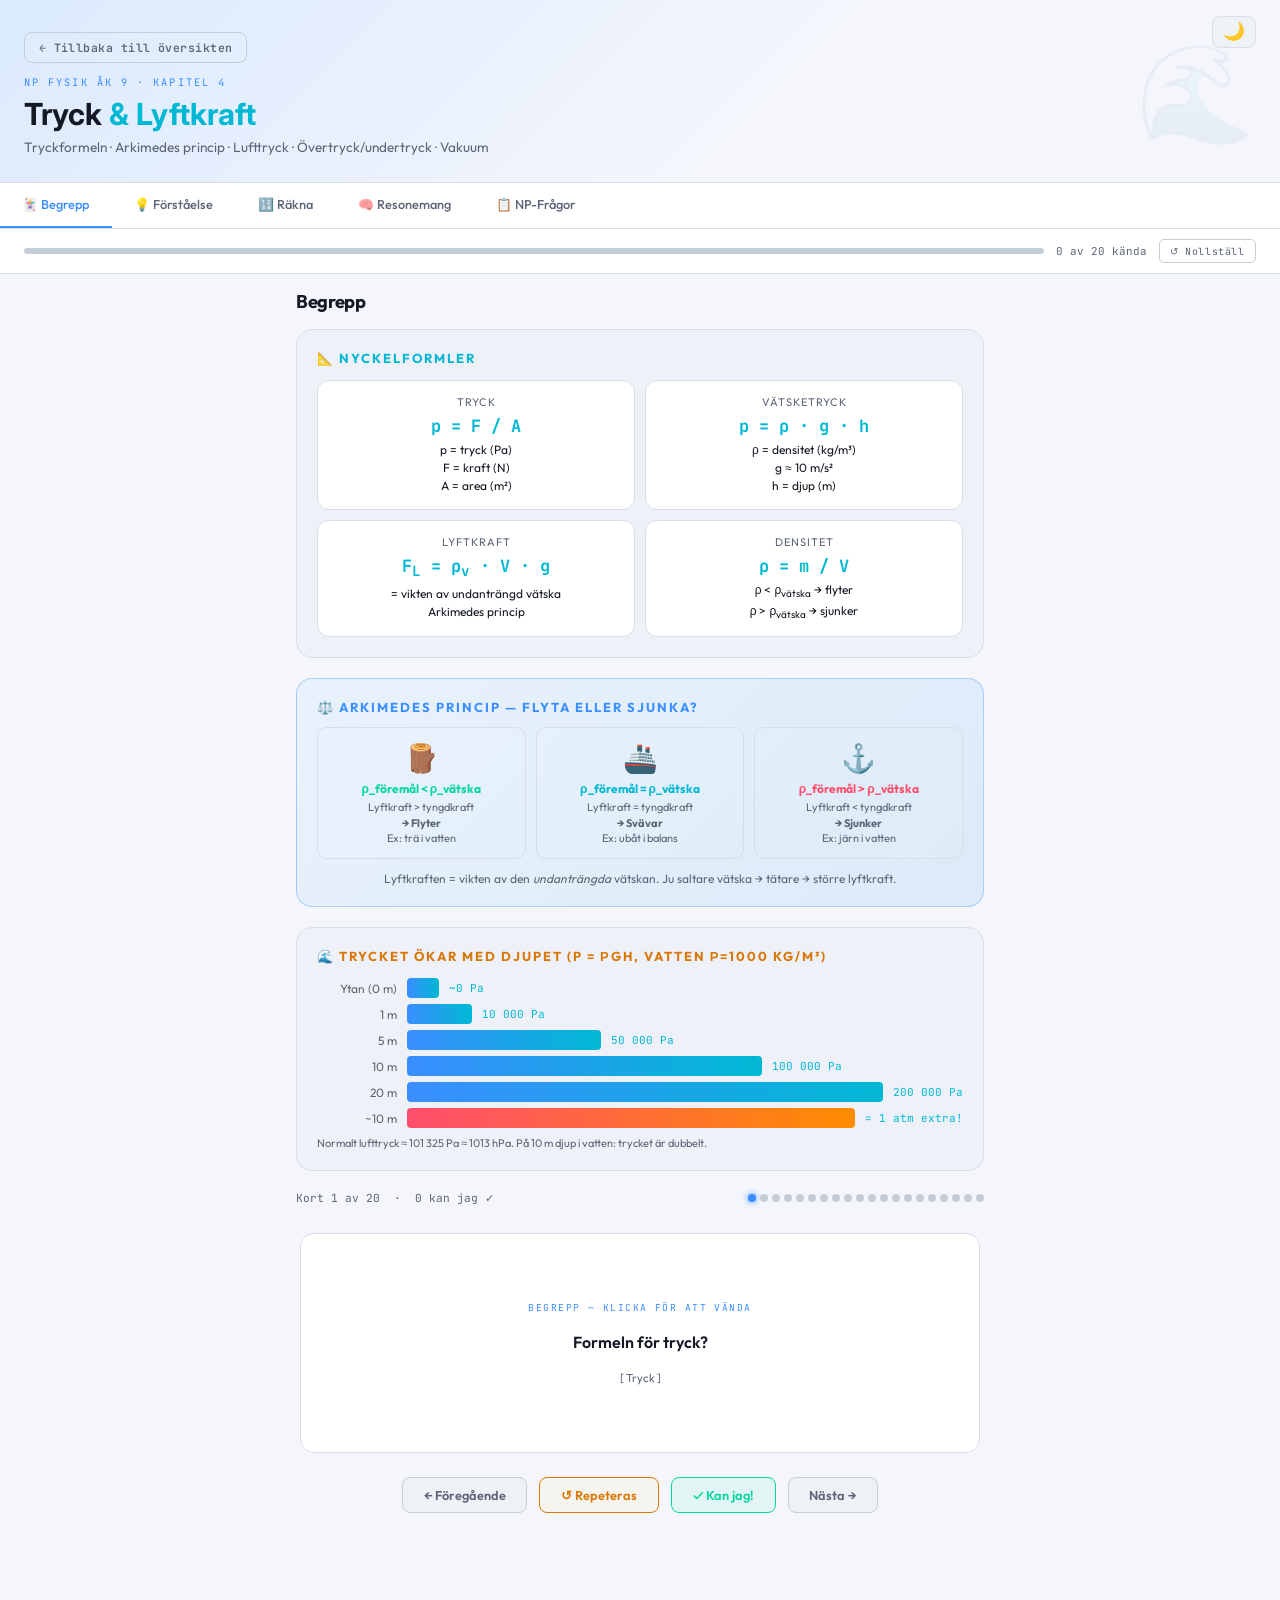
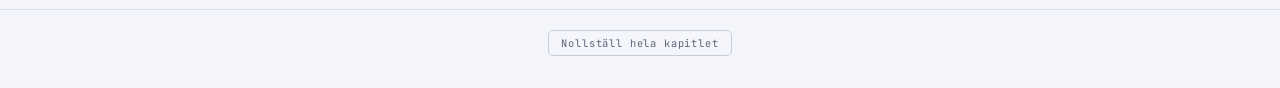
<file: fysik_tryck.html>
<!DOCTYPE html>
<html lang="sv">
<head>
<meta charset="UTF-8">
<meta name="viewport" content="width=device-width, initial-scale=1.0">
<title>Tryck — NP Fysik åk 9</title>
<script src="theme-head.js"></script>
<link href="https://fonts.googleapis.com/css2?family=Inter:wght@400;500;600;700&family=Outfit:wght@300;400;600;700;900&family=JetBrains+Mono:wght@400;700&display=swap" rel="stylesheet">
<style>
:root {
  --bg: #f4f6fc;
  --surface: #eef1f8;
  --card: #ffffff;
  --border: #d8dee8;
  --accent: #3a8eff;
  --accent2: #00b8d4;
  --accent3: #06d6a0;
  --bad: #ff4d6d;
  --warn: #d97706;
  --text: #141923;
  --muted: #5c6578;
  --good: #06d6a0;
  --mono: 'JetBrains Mono', monospace;
  --card2: #eef1f6;
  --border2: #c5ced8;
  --header-grad-start: #dbeafe;
  --ark-grad-a: #e8f2fc;
  --ark-grad-b: #dceaf8;
  --np-grad-a: #e8eef8;
  --np-grad-b: #f0f4fc;
  --ark-border: rgba(58, 142, 255, 0.35);
  --np-border: rgba(58, 142, 255, 0.35);
}
[data-theme="dark"] {
  --bg: #0b0f1a;
  --surface: #131825;
  --card: #1c2235;
  --border: #273050;
  --accent: #3a8eff;
  --accent2: #00d4ff;
  --accent3: #06d6a0;
  --bad: #ff4d6d;
  --warn: #ffd23f;
  --text: #dde3f5;
  --muted: #94a3b8;
  --good: #06d6a0;
  --mono: 'JetBrains Mono', monospace;
  --card2: #151a2a;
  --border2: #2a3148;
  --header-grad-start: #020e2a;
  --ark-grad-a: #051525;
  --ark-grad-b: #0a2040;
  --np-grad-a: #050f25;
  --np-grad-b: #0b1530;
  --ark-border: rgba(58, 142, 255, 0.3);
  --np-border: rgba(58, 142, 255, 0.35);
}
*{margin:0;padding:0;box-sizing:border-box}
body{font-family:'Outfit',sans-serif;background:var(--bg);color:var(--text);min-height:100vh}

/* HEADER (samma mönster som kapitel 7–9) */
.header{background:linear-gradient(135deg,var(--header-grad-start) 0%,var(--bg) 60%);border-bottom:1px solid var(--border);padding:2rem 1.5rem 1.5rem;position:relative;overflow:hidden;z-index:1}
.header::before{content:'🌊';position:absolute;right:1.5rem;top:50%;transform:translateY(-50%);font-size:6rem;opacity:.06;pointer-events:none}
.chapter-tag{font-family:'JetBrains Mono',var(--mono);font-size:.65rem;letter-spacing:.2em;color:var(--accent);text-transform:uppercase;margin-bottom:.5rem}
.header h1{font-family:'Inter','Outfit',sans-serif;font-size:1.9rem;font-weight:700;color:var(--text);margin-bottom:.3rem;line-height:1.15}
.header h1 span{color:var(--accent2)}
.header p{font-size:.85rem;color:var(--muted);line-height:1.5}
.back-link{position:relative;z-index:2;display:inline-flex;align-items:center;gap:.4rem;font-family:'JetBrains Mono',var(--mono);font-size:.72rem;font-weight:600;letter-spacing:.04em;color:var(--muted);text-decoration:none;margin-bottom:.75rem;padding:.45rem .85rem;border-radius:8px;border:1px solid var(--border2);background:rgba(255,255,255,.04);transition:color .15s,border-color .15s,background .15s}.back-link:hover{color:var(--accent);border-color:var(--accent);background:rgba(255,255,255,.07)}

.tab-progress-area{padding:.65rem 1.5rem;background:var(--card);border-bottom:1px solid var(--border);position:relative;z-index:1}
.tab-progress-strip{display:none;align-items:center;gap:.75rem;flex-wrap:wrap}
.tab-progress-strip.active{display:flex}
.tab-progress-strip--actions-only{justify-content:flex-end}
.tab-progress-bar-bg{flex:1;min-width:72px;height:6px;background:var(--border2);border-radius:3px;overflow:hidden}
.tab-progress-bar-fg{height:100%;border-radius:3px;background:linear-gradient(90deg,var(--accent),var(--accent2));width:0%;transition:width .35s ease}
.tab-progress-text{font-family:'JetBrains Mono',var(--mono);font-size:.68rem;color:var(--muted);white-space:nowrap}
.tab-reset-btn{font-family:'JetBrains Mono',var(--mono);font-size:.62rem;padding:.28rem .65rem;border:1px solid var(--border2);background:transparent;color:var(--muted);border-radius:5px;cursor:pointer;letter-spacing:.06em;flex-shrink:0;transition:all .15s}
.tab-reset-btn:hover{color:var(--accent);border-color:var(--accent)}
.chapter-footer{margin-top:2.5rem;padding:1.25rem 1.5rem 2rem;border-top:1px solid var(--border);text-align:center;background:var(--bg)}
.reset-btn{font-family:'JetBrains Mono',var(--mono);font-size:.65rem;padding:.3rem .8rem;border:1px solid var(--border2);background:transparent;color:var(--muted);border-radius:5px;cursor:pointer;letter-spacing:.08em;transition:all .15s}
.reset-btn:hover{color:var(--accent);border-color:var(--accent)}

.tabs{display:flex;background:var(--card);border-bottom:1px solid var(--border);overflow-x:auto;scrollbar-width:none}
.tabs::-webkit-scrollbar{display:none}
.tab-btn{flex-shrink:0;padding:.85rem 1.4rem;border:none;background:transparent;color:var(--muted);cursor:pointer;font-family:'Outfit',sans-serif;font-size:.8rem;font-weight:500;border-bottom:2px solid transparent;transition:all .15s;white-space:nowrap;display:flex;align-items:center;gap:.4rem}
.tab-btn:hover{color:var(--text)}
.tab-btn.active{color:var(--accent);border-bottom-color:var(--accent)}
.tab-count{font-family:'JetBrains Mono',var(--mono);font-size:.65rem;background:var(--border2);padding:.1rem .4rem;border-radius:10px}
.tab-btn.active .tab-count{background:color-mix(in srgb,var(--accent) 22%,transparent);color:var(--accent)}

.section{display:none;padding:16px;max-width:720px;margin:0 auto}
.section.active{display:block}

/* FORMULAS BOX */
.formula-box{background:var(--surface);border:1px solid var(--border);border-radius:16px;padding:20px;margin-bottom:20px}
.formula-box h3{font-size:13px;font-weight:700;color:var(--accent2);letter-spacing:2px;text-transform:uppercase;margin-bottom:14px}
.formula-grid{display:grid;grid-template-columns:1fr 1fr;gap:10px}
.formula-item{background:var(--card);border:1px solid var(--border);border-radius:12px;padding:14px;text-align:center}
.formula-main{font-family:'JetBrains Mono',monospace;font-size:17px;font-weight:700;color:var(--accent2);margin-bottom:4px}
.formula-name{font-size:11px;color:var(--muted);text-transform:uppercase;letter-spacing:1px;margin-bottom:6px}
.formula-explain{font-size:12px;color:var(--text);line-height:1.5}

/* ARKIMEDES BOX */
.ark-box{background:linear-gradient(135deg,var(--ark-grad-a),var(--ark-grad-b));border:1px solid var(--ark-border);border-radius:16px;padding:20px;margin-bottom:20px}
.ark-box h3{font-size:13px;font-weight:700;color:var(--accent);letter-spacing:2px;text-transform:uppercase;margin-bottom:12px}
.ark-row{display:flex;gap:10px;flex-wrap:wrap}
.ark-case{flex:1;min-width:140px;background:rgba(255,255,255,.04);border:1px solid var(--border);border-radius:10px;padding:12px;text-align:center}
.ark-icon{font-size:28px;margin-bottom:6px}
.ark-cond{font-size:12px;font-weight:700;margin-bottom:4px}
.ark-desc{font-size:11px;color:var(--muted);line-height:1.4}

/* PRESSURE VIS */
.pressure-vis{background:var(--surface);border:1px solid var(--border);border-radius:16px;padding:20px;margin-bottom:20px}
.pressure-vis h3{font-size:13px;font-weight:700;color:var(--warn);letter-spacing:2px;text-transform:uppercase;margin-bottom:14px}
.depth-bars{display:flex;flex-direction:column;gap:6px}
.depth-bar{display:flex;align-items:center;gap:10px;font-size:12px}
.depth-label{width:80px;color:var(--muted);text-align:right;flex-shrink:0}
.depth-fill{height:20px;border-radius:4px;background:linear-gradient(90deg,var(--accent),var(--accent2));transition:width .5s}
.depth-val{color:var(--accent2);font-family:'JetBrains Mono',monospace;font-size:11px;white-space:nowrap}

/* FLASHCARDS */
.stats-row{display:flex;gap:8px;margin-bottom:16px;flex-wrap:wrap}
.stat{background:var(--card);border:1px solid var(--border);border-radius:10px;padding:12px 16px;flex:1;min-width:80px;text-align:center}
.stat-val{font-size:24px;font-weight:900;font-family:'JetBrains Mono',monospace}
.stat-lbl{font-size:10px;color:var(--muted);margin-top:2px;text-transform:uppercase;letter-spacing:1px}
.card-meta{display:flex;justify-content:space-between;align-items:center;margin-bottom:1rem}
.card-meta-left{font-family:var(--mono);font-size:.7rem;color:var(--muted)}
.card-progress-dots{display:flex;gap:4px;flex-wrap:wrap;max-width:320px;justify-content:flex-end}
.dot{width:8px;height:8px;border-radius:50%;background:var(--border2);transition:background .2s}
.dot.good{background:var(--good)}
.dot.skip{background:var(--warn)}
.dot.current{background:var(--accent);box-shadow:0 0 6px var(--accent)}
.flashcard-scene{perspective:1000px;width:100%;max-width:680px;height:220px;margin:0 auto 1.5rem;cursor:pointer}
.flashcard-inner{width:100%;height:100%;position:relative;transform-style:preserve-3d;transition:transform .45s cubic-bezier(.4,0,.2,1)}
.flashcard-inner.flipped{transform:rotateY(180deg)}
.card-side{position:absolute;inset:0;backface-visibility:hidden;-webkit-backface-visibility:hidden;border-radius:14px;border:1px solid var(--border);display:flex;flex-direction:column;align-items:center;justify-content:center;padding:2rem;text-align:center}
.card-front{background:var(--card)}
.card-back{background:var(--card2);transform:rotateY(180deg)}
.card-side-label{font-family:var(--mono);font-size:.6rem;letter-spacing:.15em;text-transform:uppercase;color:var(--muted);margin-bottom:1rem}
.card-front .card-side-label{color:var(--accent)}
.card-text{font-size:1rem;font-weight:600;line-height:1.5;color:var(--text);white-space:pre-line}
.card-back .card-text{font-size:.88rem;font-weight:400;color:var(--text)}
.card-hint{margin-top:1rem;font-size:.72rem;color:var(--muted)}
.card-actions{display:flex;gap:.75rem;justify-content:center;margin-bottom:2.5rem;flex-wrap:wrap}
.card-btn{font-family:'Outfit',sans-serif;font-size:.8rem;font-weight:600;padding:.55rem 1.3rem;border-radius:8px;border:1px solid var(--border2);background:var(--card2);color:var(--muted);cursor:pointer;transition:all .15s;display:flex;align-items:center;gap:.4rem}
.card-btn:hover{color:var(--text);border-color:#3a4562}
.card-btn.good{border-color:var(--good);color:var(--good);background:rgba(6,214,160,.07)}
.card-btn.good:hover{background:rgba(6,214,160,.15)}
.card-btn.skip{border-color:var(--warn);color:var(--warn);background:rgba(255,210,63,.07)}
.card-btn.skip:hover{background:rgba(255,210,63,.15)}
.repeat-toolbar{display:flex;flex-wrap:wrap;gap:.5rem;justify-content:center;align-items:center;margin-bottom:.75rem}
.repeat-queue-btn{border-color:var(--warn)!important;color:var(--warn)!important;background:rgba(234,179,8,.08)!important}
.repeat-queue-btn:hover{background:rgba(234,179,8,.15)!important}
.repeat-mode-strip{display:none;max-width:680px;margin:0 auto .6rem;padding:.35rem .75rem;border-radius:8px;border:1px solid rgba(234,179,8,.35);background:rgba(234,179,8,.06);font-family:var(--mono);font-size:.65rem;letter-spacing:.06em;text-align:center;color:var(--warn)}

/* FÖRSTÅELSE */
.fq-card{background:var(--card);border:1px solid var(--border);border-radius:16px;padding:20px;margin-bottom:14px}
.fq-num{font-size:11px;font-weight:700;letter-spacing:1px;color:var(--muted);text-transform:uppercase;margin-bottom:6px}
.fq-q{font-weight:700;font-size:15px;line-height:1.5;margin-bottom:12px}
.fq-opts{display:flex;flex-direction:column;gap:6px}
.fq-opt{background:var(--surface);border:1px solid var(--border);border-radius:10px;padding:10px 14px;cursor:pointer;font-size:13px;text-align:left;color:var(--text);font-family:'Outfit',sans-serif;transition:all .2s;width:100%}
.fq-opt:hover:not(:disabled){border-color:var(--accent);background:rgba(58,142,255,.08)}
.fq-opt.correct{background:rgba(6,214,160,.15);border-color:var(--accent3);color:var(--accent3)}
.fq-opt.wrong{background:rgba(255,77,109,.12);border-color:var(--bad);color:var(--bad)}
.fq-card.answered-correct{border-color:rgba(6,214,160,.45)}
.fq-card.answered-wrong{border-color:rgba(255,77,109,.35)}
.fq-feedback{margin-top:10px;padding:10px 14px;border-radius:10px;font-size:13px;line-height:1.5;display:none}
.fq-feedback.show{display:block}
.fq-feedback.ok{background:rgba(6,214,160,.1);border-left:3px solid var(--accent3);color:var(--good)}
.fq-feedback.err{background:rgba(255,77,109,.1);border-left:3px solid var(--bad);color:var(--bad)}

/* RÄKNA */
.calc-card{background:var(--card);border:1px solid var(--border);border-radius:16px;padding:20px;margin-bottom:14px}
.calc-q{font-weight:700;font-size:15px;margin-bottom:14px;line-height:1.5}
.calc-input{display:flex;gap:8px;align-items:center;flex-wrap:wrap}
.calc-inp{background:var(--surface);border:1px solid var(--border);color:var(--text);border-radius:8px;padding:9px 14px;font-family:'JetBrains Mono',monospace;font-size:14px;width:130px}
.calc-inp:focus{border-color:var(--accent)}
.calc-unit{color:var(--muted);font-size:13px}
.btn-check{background:var(--accent);color:#fff;border:none;border-radius:8px;padding:9px 18px;cursor:pointer;font-family:'Outfit',sans-serif;font-weight:700;font-size:13px}
.calc-result{margin-top:10px;padding:10px 14px;border-radius:10px;font-size:13px;display:none}
.calc-result.show{display:block}
.calc-result.ok{background:rgba(6,214,160,.1);border-left:3px solid var(--accent3);color:var(--good)}
.calc-result.err{background:rgba(255,77,109,.1);border-left:3px solid var(--bad);color:var(--bad)}
.formula-chip{background:rgba(58,142,255,.15);border:1px solid rgba(58,142,255,.3);border-radius:6px;padding:3px 9px;font-family:'JetBrains Mono',monospace;font-size:13px;display:inline-block;margin:2px;color:var(--accent2)}

/* RESONEMANG */
.res-card{background:var(--card);border:1px solid var(--border);border-radius:16px;padding:22px;margin-bottom:16px}
.res-badge{display:inline-block;font-size:10px;font-weight:700;letter-spacing:2px;text-transform:uppercase;padding:3px 8px;border-radius:4px;margin-bottom:10px}
.res-badge.np{background:rgba(58,142,255,.2);color:var(--accent)}
.res-badge.res{background:rgba(255,210,63,.2);color:var(--warn)}
.res-q{font-weight:700;font-size:15px;line-height:1.5;margin-bottom:12px}
.res-context{background:var(--surface);border-left:3px solid var(--accent2);border-radius:0 8px 8px 0;padding:12px 14px;margin-bottom:14px;font-size:13px;color:var(--text);line-height:1.6}
.res-steps{display:flex;flex-direction:column;gap:8px;margin-bottom:12px}
.res-step{background:var(--surface);border:1px solid var(--border);border-radius:10px;padding:12px 14px}
.res-step label{font-size:12px;font-weight:700;color:var(--muted);display:block;margin-bottom:6px;letter-spacing:1px;text-transform:uppercase}
.res-textarea{width:100%;background:transparent;border:none;color:var(--text);font-family:'Outfit',sans-serif;font-size:13px;resize:none;min-height:60px;line-height:1.6}
.btn-model{background:transparent;border:1px solid var(--accent2);color:var(--accent2);padding:8px 16px;border-radius:8px;cursor:pointer;font-family:'Outfit',sans-serif;font-size:12px;font-weight:700;transition:all .2s}
.btn-model:hover{background:rgba(0,212,255,.1)}
.model-ans{margin-top:10px;background:rgba(0,212,255,.05);border:1px solid rgba(0,212,255,.2);border-radius:10px;padding:14px;font-size:13px;line-height:1.6;display:none}
.model-ans.show{display:block}
.model-ans h3{color:var(--accent2);font-size:11px;font-weight:700;letter-spacing:1px;text-transform:uppercase;margin-bottom:8px}
.grade-row{display:flex;gap:6px;flex-wrap:wrap;margin-top:8px}
.grade{font-size:11px;font-weight:700;padding:4px 10px;border-radius:6px}
.grade-e{background:rgba(58,142,255,.2);color:var(--accent)}
.grade-c{background:rgba(255,210,63,.2);color:var(--warn)}
.grade-a{background:rgba(6,214,160,.2);color:var(--accent3)}

/* NP */
.np-card{background:linear-gradient(135deg,var(--np-grad-a),var(--np-grad-b));border:1px solid var(--np-border);border-radius:16px;padding:22px;margin-bottom:16px}
.np-header{display:flex;align-items:center;gap:10px;margin-bottom:14px}
.np-logo{background:var(--accent);color:#fff;font-weight:900;font-size:11px;padding:4px 8px;border-radius:6px;letter-spacing:1px}
.np-year{color:var(--muted);font-size:12px}
.np-q{font-weight:700;font-size:15px;line-height:1.5;margin-bottom:12px}

@media(max-width:600px){.header h1{font-size:1.5rem}}
@media(max-width:480px){.formula-grid{grid-template-columns:1fr}.ark-row{flex-direction:column}}
</style>
<link rel="stylesheet" href="theme-ui.css">
</head>
<body>

<div class="header">
  <button type="button" class="theme-toggle" id="themeToggle" aria-label="Växla tema">🌙</button>
  <a href="index.html" class="back-link">← Tillbaka till översikten</a>
  <div class="chapter-tag">NP Fysik åk 9 · Kapitel 4</div>
  <h1>Tryck <span>&amp; Lyftkraft</span></h1>
  <p>Tryckformeln · Arkimedes princip · Lufttryck · Övertryck/undertryck · Vakuum</p>
</div>

<div class="tabs">
  <button class="tab-btn active" onclick="showTab('begrepp',event)">🃏 Begrepp</button>
  <button class="tab-btn" onclick="showTab('forstaaelse',event)">💡 Förståelse</button>
  <button class="tab-btn" onclick="showTab('rakna',event)">🔢 Räkna</button>
  <button class="tab-btn" onclick="showTab('resonemang',event)">🧠 Resonemang</button>
  <button class="tab-btn" onclick="showTab('np',event)">📋 NP-Frågor</button>
</div>
<div class="tab-progress-area">
  <div class="tab-progress-strip active" data-tab="begrepp">
    <div class="tab-progress-bar-bg"><div class="tab-progress-bar-fg" id="tpBar-begrepp"></div></div>
    <span class="tab-progress-text" id="tpText-begrepp">0 av 0 kända</span>
    <button type="button" class="tab-reset-btn" onclick="resetTabBegrepp()">↺ Nollställ</button>
  </div>
  <div class="tab-progress-strip" data-tab="forstaaelse">
    <div class="tab-progress-bar-bg"><div class="tab-progress-bar-fg" id="tpBar-forstaaelse"></div></div>
    <span class="tab-progress-text" id="tpText-forstaaelse">0 av 0 rätt</span>
    <button type="button" class="tab-reset-btn" onclick="resetTabForstaaelse()">↺ Nollställ</button>
  </div>
  <div class="tab-progress-strip" data-tab="rakna">
    <div class="tab-progress-bar-bg"><div class="tab-progress-bar-fg" id="tpBar-rakna"></div></div>
    <span class="tab-progress-text" id="tpText-rakna">0 av 0 rätt</span>
    <button type="button" class="tab-reset-btn" onclick="resetTabRakna()">↺ Nollställ</button>
  </div>
  <div class="tab-progress-strip tab-progress-strip--actions-only" data-tab="resonemang">
    <button type="button" class="tab-reset-btn" onclick="resetTabResonemang()">↺ Nollställ</button>
  </div>
  <div class="tab-progress-strip tab-progress-strip--actions-only" data-tab="np">
    <button type="button" class="tab-reset-btn" onclick="resetTabNp()">↺ Nollställ</button>
  </div>
</div>

<!-- ===== BEGREPP ===== -->
<div class="section active" id="sec-begrepp">
  <h2 class="tab-section-h2">Begrepp</h2>

  <!-- FORMULAS -->
  <div class="formula-box">
    <h3>📐 Nyckelformler</h3>
    <div class="formula-grid">
      <div class="formula-item">
        <div class="formula-name">Tryck</div>
        <div class="formula-main">p = F / A</div>
        <div class="formula-explain">p = tryck (Pa)<br>F = kraft (N)<br>A = area (m²)</div>
      </div>
      <div class="formula-item">
        <div class="formula-name">Vätsketryck</div>
        <div class="formula-main">p = ρ · g · h</div>
        <div class="formula-explain">ρ = densitet (kg/m³)<br>g ≈ 10 m/s²<br>h = djup (m)</div>
      </div>
      <div class="formula-item">
        <div class="formula-name">Lyftkraft</div>
        <div class="formula-main">F<sub>L</sub> = ρ<sub>v</sub> · V · g</div>
        <div class="formula-explain">= vikten av undanträngd vätska<br>Arkimedes princip</div>
      </div>
      <div class="formula-item">
        <div class="formula-name">Densitet</div>
        <div class="formula-main">ρ = m / V</div>
        <div class="formula-explain">ρ < ρ<sub>vätska</sub> → flyter<br>ρ > ρ<sub>vätska</sub> → sjunker</div>
      </div>
    </div>
  </div>

  <!-- ARKIMEDES -->
  <div class="ark-box">
    <h3>⚖️ Arkimedes princip — flyta eller sjunka?</h3>
    <div class="ark-row">
      <div class="ark-case">
        <div class="ark-icon">🪵</div>
        <div class="ark-cond" style="color:var(--accent3)">ρ_föremål &lt; ρ_vätska</div>
        <div class="ark-desc">Lyftkraft &gt; tyngdkraft<br><strong>→ Flyter</strong><br>Ex: trä i vatten</div>
      </div>
      <div class="ark-case">
        <div class="ark-icon">🚢</div>
        <div class="ark-cond" style="color:var(--accent2)">ρ_föremål = ρ_vätska</div>
        <div class="ark-desc">Lyftkraft = tyngdkraft<br><strong>→ Svävar</strong><br>Ex: ubåt i balans</div>
      </div>
      <div class="ark-case">
        <div class="ark-icon">⚓</div>
        <div class="ark-cond" style="color:var(--bad)">ρ_föremål &gt; ρ_vätska</div>
        <div class="ark-desc">Lyftkraft &lt; tyngdkraft<br><strong>→ Sjunker</strong><br>Ex: järn i vatten</div>
      </div>
    </div>
    <p style="font-size:12px;color:var(--muted);margin-top:12px;text-align:center">Lyftkraften = vikten av den <em>undanträngda</em> vätskan. Ju saltare vätska → tätare → större lyftkraft.</p>
  </div>

  <!-- DJUP-TRYCK VISUALISERING -->
  <div class="pressure-vis">
    <h3>🌊 Trycket ökar med djupet (p = ρgh, vatten ρ=1000 kg/m³)</h3>
    <div class="depth-bars">
      <div class="depth-bar"><span class="depth-label">Ytan (0 m)</span><div class="depth-fill" style="width:5%"></div><span class="depth-val">~0 Pa</span></div>
      <div class="depth-bar"><span class="depth-label">1 m</span><div class="depth-fill" style="width:10%"></div><span class="depth-val">10 000 Pa</span></div>
      <div class="depth-bar"><span class="depth-label">5 m</span><div class="depth-fill" style="width:30%"></div><span class="depth-val">50 000 Pa</span></div>
      <div class="depth-bar"><span class="depth-label">10 m</span><div class="depth-fill" style="width:55%"></div><span class="depth-val">100 000 Pa</span></div>
      <div class="depth-bar"><span class="depth-label">20 m</span><div class="depth-fill" style="width:80%"></div><span class="depth-val">200 000 Pa</span></div>
      <div class="depth-bar"><span class="depth-label">~10 m</span><div class="depth-fill" style="width:100%;background:linear-gradient(90deg,#ff4d6d,#ff8c00)"></div><span class="depth-val">= 1 atm extra!</span></div>
    </div>
    <p style="font-size:11px;color:var(--muted);margin-top:8px">Normalt lufttryck ≈ 101 325 Pa ≈ 1013 hPa. På 10 m djup i vatten: trycket är dubbelt.</p>
  </div>

  <div class="card-meta">
    <div class="card-meta-left">Kort <span id="cardIdx">1</span> av <span id="cardTotal">20</span> &nbsp;·&nbsp; <span id="cardGoodCount">0</span> kan jag ✓</div>
    <div class="card-progress-dots" id="dotRow"></div>
  </div>

  <div class="repeat-toolbar">
    <button type="button" class="card-btn repeat-queue-btn" id="btnEnterRepeat" onclick="enterRepeatMode()" style="display:none">↺ Öva repeteras (<span id="skipCount">0</span> st)</button>
    <button type="button" class="card-btn" id="btnShowAll" onclick="exitRepeatMode()" style="display:none">Visa alla kort</button>
  </div>

  <div class="repeat-mode-strip" id="repeatModeStrip" aria-live="polite">Repetera-läge · <span id="repeatLeftCount">0</span> kvar</div>

  <div class="flashcard-scene" role="button" tabindex="0" aria-label="Flashkort — klicka för att vända" onclick="flipCard()" onkeydown="if(event.key==='Enter'||event.key===' '){event.preventDefault();flipCard();}">
    <div class="flashcard-inner" id="fcInner">
      <div class="card-side card-front">
        <div class="card-side-label">Begrepp — klicka för att vända</div>
        <div class="card-text" id="fcFront">...</div>
        <div class="card-hint" id="fcHint"></div>
      </div>
      <div class="card-side card-back">
        <div class="card-side-label">Förklaring</div>
        <div class="card-text" id="fcBack">...</div>
      </div>
    </div>
  </div>

  <div class="card-actions">
    <button class="card-btn" onclick="prevCard()">← Föregående</button>
    <button class="card-btn skip" onclick="markCard('skip')">↺ Repeteras</button>
    <button class="card-btn good" onclick="markCard('good')">✓ Kan jag!</button>
    <button class="card-btn" onclick="nextCard()">Nästa →</button>
  </div>
</div>

<!-- ===== FÖRSTÅELSE ===== -->
<div class="section" id="sec-forstaaelse">
  <h2 class="tab-section-h2">Förståelse</h2>
  <div class="stats-row" style="margin-top:16px">
    <div class="stat"><div class="stat-val" id="fScore" style="color:var(--accent3)">0</div><div class="stat-lbl">Rätt</div></div>
    <div class="stat"><div class="stat-val" id="fPct" style="color:var(--accent2)">0%</div><div class="stat-lbl">Klart</div></div>
  </div>

  <div class="fq-card">
    <div class="fq-num">Fråga 1</div>
    <div class="fq-q">En nål kan tränga igenom ett äpple lättare än ett finger med samma kraft. Varför?</div>
    <div class="fq-opts">
      <button class="fq-opt" onclick="fAns(this,false,'F1')">Nålen är tyngre och har större kraft</button>
      <button class="fq-opt" onclick="fAns(this,true,'F1')">Nålen har mycket liten area → mycket högt tryck (p = F/A)</button>
      <button class="fq-opt" onclick="fAns(this,false,'F1')">Nålen är skarpare och skär sönder molekylerna</button>
      <button class="fq-opt" onclick="fAns(this,false,'F1')">Fingret absorberar mer kraft via huden</button>
    </div>
    <div class="fq-feedback" id="fb-F1"></div>
  </div>

  <div class="fq-card">
    <div class="fq-num">Fråga 2</div>
    <div class="fq-q">Varför är det lättare att simma i Döda havet (salthalt ~30%) än i Östersjön (~0,8%)?</div>
    <div class="fq-opts">
      <button class="fq-opt" onclick="fAns(this,false,'F2')">Döda havet är varmare och kroppen sväller</button>
      <button class="fq-opt" onclick="fAns(this,true,'F2')">Saltvatten har högre densitet → större lyftkraft på kroppen</button>
      <button class="fq-opt" onclick="fAns(this,false,'F2')">Salt minskar vattnets viskositet och gör det lättare att röra sig</button>
      <button class="fq-opt" onclick="fAns(this,false,'F2')">Lyftkraften är densamma oavsett salthalt</button>
    </div>
    <div class="fq-feedback" id="fb-F2"></div>
  </div>

  <div class="fq-card">
    <div class="fq-num">Fråga 3</div>
    <div class="fq-q">Vad händer med trycket om du dyker från ytan till 10 meters djup i en sjö?</div>
    <div class="fq-opts">
      <button class="fq-opt" onclick="fAns(this,false,'F3')">Trycket halveras</button>
      <button class="fq-opt" onclick="fAns(this,false,'F3')">Trycket förblir oförändrat</button>
      <button class="fq-opt" onclick="fAns(this,true,'F3')">Trycket ökar — vattenpelaren ovanför ger extra tryck (p = ρgh)</button>
      <button class="fq-opt" onclick="fAns(this,false,'F3')">Trycket minskar eftersom lufttrycket inte når dit</button>
    </div>
    <div class="fq-feedback" id="fb-F3"></div>
  </div>

  <div class="fq-card">
    <div class="fq-num">Fråga 4</div>
    <div class="fq-q">Hur fungerar en ubåt som vill sänka sig djupare?</div>
    <div class="fq-opts">
      <button class="fq-opt" onclick="fAns(this,false,'F4')">Den ökar sin massa genom att ta in mer bränsle</button>
      <button class="fq-opt" onclick="fAns(this,true,'F4')">Den fyller ballasttankar med vatten → densiteten ökar → lyftkraft < tyngdkraft → sjunker</button>
      <button class="fq-opt" onclick="fAns(this,false,'F4')">Den minskar sin volym genom att krympa skrovet</button>
      <button class="fq-opt" onclick="fAns(this,false,'F4')">Den använder propellrar för att trycka ner sig</button>
    </div>
    <div class="fq-feedback" id="fb-F4"></div>
  </div>

  <div class="fq-card">
    <div class="fq-num">Fråga 5</div>
    <div class="fq-q">Varför kan ett stort stålskepp flyta trots att stål är tätare (ρ ≈ 7 800 kg/m³) än vatten?</div>
    <div class="fq-opts">
      <button class="fq-opt" onclick="fAns(this,false,'F5')">Stål flyter alltid om det är tillräckligt tunt</button>
      <button class="fq-opt" onclick="fAns(this,true,'F5')">Skrovet omsluter luftfyllda utrymmen → hela skeppets genomsnittsdensitet < vattnets densitet</button>
      <button class="fq-opt" onclick="fAns(this,false,'F5')">Havsvatten har lägre densitet än sötvatten och bär upp stål</button>
      <button class="fq-opt" onclick="fAns(this,false,'F5')">Skeppet rör sig hela tiden och håller sig uppe via lyftkraft från rörelsen</button>
    </div>
    <div class="fq-feedback" id="fb-F5"></div>
  </div>

  <div class="fq-card">
    <div class="fq-num">Fråga 6</div>
    <div class="fq-q">Varför känner man mer tryck mot öronen när man dyker djupt?</div>
    <div class="fq-opts">
      <button class="fq-opt" onclick="fAns(this,false,'F6')">Vatten har fler molekyler som slår mot trumhinnan</button>
      <button class="fq-opt" onclick="fAns(this,true,'F6')">Vattenpelaren ovanför är tyngre på djupet → högre vätsketryck → trycker mot trumhinnan</button>
      <button class="fq-opt" onclick="fAns(this,false,'F6')">Lufttrycket inuti örat ökar vid djupdykning</button>
      <button class="fq-opt" onclick="fAns(this,false,'F6')">Det är temperaturen som ändras och påverkar trumhinnan</button>
    </div>
    <div class="fq-feedback" id="fb-F6"></div>
  </div>

  <div class="fq-card">
    <div class="fq-num">Fråga 7</div>
    <div class="fq-q">Vad är vakuum?</div>
    <div class="fq-opts">
      <button class="fq-opt" onclick="fAns(this,false,'F7')">Ett utrymme fyllt med kväve</button>
      <button class="fq-opt" onclick="fAns(this,false,'F7')">Lufttrycket vid jordens yta</button>
      <button class="fq-opt" onclick="fAns(this,true,'F7')">Ett utrymme (nästan) helt utan materia — trycket är noll eller nära noll</button>
      <button class="fq-opt" onclick="fAns(this,false,'F7')">Undertryck som uppstår i rör</button>
    </div>
    <div class="fq-feedback" id="fb-F7"></div>
  </div>

  <div class="fq-card">
    <div class="fq-num">Fråga 8</div>
    <div class="fq-q">En sprutflaska skapar undertryck när man drar ut kolven. Vad händer då med vätskan?</div>
    <div class="fq-opts">
      <button class="fq-opt" onclick="fAns(this,false,'F8')">Vätskan trycks nedåt av tyngdkraften</button>
      <button class="fq-opt" onclick="fAns(this,true,'F8')">Atmosfärstrycket utanför är högre än undertrycket inuti → vätskan trycks upp in i röret</button>
      <button class="fq-opt" onclick="fAns(this,false,'F8')">Vätskan dras upp av magnetiska krafter</button>
      <button class="fq-opt" onclick="fAns(this,false,'F8')">Undertrycket suger aktivt på vätskan</button>
    </div>
    <div class="fq-feedback" id="fb-F8"></div>
  </div>

  <div class="fq-card">
    <div class="fq-num">Fråga 9</div>
    <div class="fq-q">Varför är lufttrycket lägre på ett högt berg än vid havsytan?</div>
    <div class="fq-opts">
      <button class="fq-opt" onclick="fAns(this,false,'F9')">Temperaturen är lägre på berget, vilket minskar trycket</button>
      <button class="fq-opt" onclick="fAns(this,true,'F9')">Det finns färre luftmolekyler ovanför — lägre luftpelare → lägre tryck</button>
      <button class="fq-opt" onclick="fAns(this,false,'F9')">Bergets yta reflekterar luften uppåt</button>
      <button class="fq-opt" onclick="fAns(this,false,'F9')">Gravitationen är svagare på höga höjder</button>
    </div>
    <div class="fq-feedback" id="fb-F9"></div>
  </div>

  <div class="fq-card">
    <div class="fq-num">Fråga 10</div>
    <div class="fq-q">Vad menas med övertryck i ett däck?</div>
    <div class="fq-opts">
      <button class="fq-opt" onclick="fAns(this,false,'F10')">Trycket är lägre inuti däcket än utanför</button>
      <button class="fq-opt" onclick="fAns(this,true,'F10')">Trycket inuti däcket är högre än det omgivande lufttrycket</button>
      <button class="fq-opt" onclick="fAns(this,false,'F10')">Däcket innehåller mer luft än vad som ryms</button>
      <button class="fq-opt" onclick="fAns(this,false,'F10')">Övertryck och lufttryck är samma sak</button>
    </div>
    <div class="fq-feedback" id="fb-F10"></div>
  </div>

  <div class="fq-card">
    <div class="fq-num">Fråga 11</div>
    <div class="fq-q">Du lyfter ett föremål under vatten med en fjädervåg. Det visar 5 N. I luft visade det 8 N. Hur stor är lyftkraften?</div>
    <div class="fq-opts">
      <button class="fq-opt" onclick="fAns(this,false,'F11')">5 N</button>
      <button class="fq-opt" onclick="fAns(this,false,'F11')">8 N</button>
      <button class="fq-opt" onclick="fAns(this,true,'F11')">3 N — lyftkraft = tyngd i luft minus mätt tyngd i vätska</button>
      <button class="fq-opt" onclick="fAns(this,false,'F11')">13 N</button>
    </div>
    <div class="fq-feedback" id="fb-F11"></div>
  </div>

  <div class="fq-card">
    <div class="fq-num">Fråga 12</div>
    <div class="fq-q">Varför används hektopascal (hPa) istället för Pascal (Pa) för lufttryck i meteorologi?</div>
    <div class="fq-opts">
      <button class="fq-opt" onclick="fAns(this,false,'F12')">hPa är mer exakt än Pa</button>
      <button class="fq-opt" onclick="fAns(this,true,'F12')">Normalt lufttryck ≈ 101 325 Pa är ett stort tal — hPa ger smidigare siffror (~1013 hPa)</button>
      <button class="fq-opt" onclick="fAns(this,false,'F12')">Pa kan inte mäta gaser, bara vätskor</button>
      <button class="fq-opt" onclick="fAns(this,false,'F12')">hPa mäter relativ luftfuktighet</button>
    </div>
    <div class="fq-feedback" id="fb-F12"></div>
  </div>
</div>

<!-- ===== RÄKNA ===== -->
<div class="section" id="sec-rakna">
  <h2 class="tab-section-h2">Räkna</h2>
  <div style="margin-top:16px;margin-bottom:16px;background:rgba(58,142,255,.08);border:1px solid rgba(58,142,255,.25);border-radius:12px;padding:14px;font-size:13px;line-height:1.8;color:var(--text)">
    <strong>📐 Formler att använda:</strong><br>
    <span class="formula-chip">p = F / A</span> tryck (Pa) = kraft (N) / area (m²)<br>
    <span class="formula-chip">p = ρ · g · h</span> vätsketryck; g = 10 m/s²<br>
    <span class="formula-chip">ρ = m / V</span> densitet<br>
    <span class="formula-chip">F_L = ρ_v · V · g</span> lyftkraft
  </div>

  <div class="calc-card">
    <div class="fq-num">Räkneuppgift 1</div>
    <div class="calc-q">En låda (10 kg) vilar på ett bord. Lådan har bottenytan 0,5 m². Tyngdkraften är 100 N. Hur stort är trycket mot bordet?</div>
    <div class="calc-input">
      <input type="number" class="calc-inp" id="r1" placeholder="?" step="1" aria-label="Svar: tryck mot bordet i pascal">
      <span class="calc-unit">Pa</span>
      <button class="btn-check" onclick="chk('r1',200,'r1-res','✅ Rätt! p = F/A = 100/0,5 = 200 Pa','❌ Fel. p = F/A = 100 N ÷ 0,5 m² = 200 Pa',5)">Kontrollera</button>
    </div>
    <div class="calc-result" id="r1-res"></div>
  </div>

  <div class="calc-card">
    <div class="fq-num">Räkneuppgift 2</div>
    <div class="calc-q">Du vill ha trycket 300 Pa med en area på 0,02 m². Hur stor kraft behövs?</div>
    <div class="calc-input">
      <input type="number" class="calc-inp" id="r2" placeholder="?" step="0.1">
      <span class="calc-unit">N</span>
      <button class="btn-check" onclick="chk('r2',6,'r2-res','✅ Rätt! F = p · A = 300 × 0,02 = 6 N','❌ Fel. F = p · A = 300 Pa × 0,02 m² = 6 N',0.2)">Kontrollera</button>
    </div>
    <div class="calc-result" id="r2-res"></div>
  </div>

  <div class="calc-card">
    <div class="fq-num">Räkneuppgift 3</div>
    <div class="calc-q">Hur stort är vätsketrycket 5 meter ner i en sjö? (ρ_vatten = 1000 kg/m³, g = 10 m/s²)</div>
    <div class="calc-input">
      <input type="number" class="calc-inp" id="r3" placeholder="?" step="100" aria-label="Svar: vätsketryck på djupet i pascal">
      <span class="calc-unit">Pa</span>
      <button class="btn-check" onclick="chk('r3',50000,'r3-res','✅ Rätt! p = ρgh = 1000 × 10 × 5 = 50 000 Pa','❌ Fel. p = ρ·g·h = 1000 × 10 × 5 = 50 000 Pa',500)">Kontrollera</button>
    </div>
    <div class="calc-result" id="r3-res"></div>
  </div>

  <div class="calc-card">
    <div class="fq-num">Räkneuppgift 4</div>
    <div class="calc-q">En träkub (V = 0,001 m³) ligger i vatten. Lyftkraften? (ρ_vatten = 1000 kg/m³, g = 10)</div>
    <div class="calc-input">
      <input type="number" class="calc-inp" id="r4" placeholder="?" step="0.1" aria-label="Svar: lyftkraft på träkub i newton">
      <span class="calc-unit">N</span>
      <button class="btn-check" onclick="chk('r4',10,'r4-res','✅ Rätt! F_L = ρ·V·g = 1000 × 0,001 × 10 = 10 N','❌ Fel. F_L = ρ_vatten · V · g = 1000 × 0,001 × 10 = 10 N',0.2)">Kontrollera</button>
    </div>
    <div class="calc-result" id="r4-res"></div>
  </div>

  <div class="calc-card">
    <div class="fq-num">Räkneuppgift 5</div>
    <div class="calc-q">Föremålet väger 15 N i luft och 9 N i vatten. Hur stor är lyftkraften?</div>
    <div class="calc-input">
      <input type="number" class="calc-inp" id="r5" placeholder="?" step="0.1" aria-label="Svar: lyftkraft när tyngd i luft och vatten är given, i newton">
      <span class="calc-unit">N</span>
      <button class="btn-check" onclick="chk('r5',6,'r5-res','✅ Rätt! F_L = 15 − 9 = 6 N','❌ Fel. Lyftkraft = tyngd i luft − tyngd i vätska = 15 − 9 = 6 N',0.1)">Kontrollera</button>
    </div>
    <div class="calc-result" id="r5-res"></div>
  </div>
</div>

<!-- ===== RESONEMANG ===== -->
<div class="section" id="sec-resonemang">
  <h2 class="tab-section-h2">Resonemang</h2>

  <div class="res-card">
    <span class="res-badge np">NP-liknande</span>
    <div class="res-q">🚢 Fartyget och salthalterna — hur påverkas lasten?</div>
    <div class="res-context">Ett fartyg åker mellan hav med olika salthalt. Havens olika salthalter avgör hur mycket last som fartyget kan frakta. Förklara med hjälp av vattnets densitet och lyftkraft.</div>
    <div class="res-steps">
      <div class="res-step">
        <label>Steg 1 — Saltvatten vs. sötvatten: vad skiljer i densitet?</label>
        <textarea class="res-textarea" placeholder="Vad gör saltet med vattnet?" aria-label="Steg 1: saltvatten och sötvatten — vad skiljer i densitet?"></textarea>
      </div>
      <div class="res-step">
        <label>Steg 2 — Hur påverkas lyftkraften?</label>
        <textarea class="res-textarea" placeholder="F_L = ρ·V·g — vad händer när ρ ändras?" aria-label="Steg 2: hur påverkas lyftkraften?"></textarea>
      </div>
      <div class="res-step">
        <label>Steg 3 — Slutsats: var kan fartyget frakta mer last?</label>
        <textarea class="res-textarea" placeholder="I saltvatten eller sötvatten?" aria-label="Steg 3: var kan fartyget frakta mer last?"></textarea>
      </div>
    </div>
    <button class="btn-model" onclick="showModel('fartyg')">Visa modellsvar</button>
    <div class="model-ans" id="ma-fartyg">
      <h3>✅ Modellsvar (NP-nivå)</h3>
      <p><strong>Steg 1:</strong> Salt höjer vattnets densitet. Saltvatten (t.ex. Medelhavet, ρ ≈ 1 025 kg/m³) är tätare än sötvatten (ρ = 1 000 kg/m³).</p>
      <p style="margin-top:6px"><strong>Steg 2:</strong> Lyftkraften beräknas via F_L = ρ_vätska · V · g. Ju högre densitet hos vätskan → desto större lyftkraft på fartyget (för samma nedsänkt volym).</p>
      <p style="margin-top:6px"><strong>Steg 3:</strong> I saltvatten är lyftkraften större → fartyget flyter högre (djupgåendet minskar). Det kan då lasta mer utan att sjunka. I sötvatten är lyftkraften mindre → fartyget sjunker djupare → måste lasta av last för att inte gå under.</p>
      <div class="grade-row">
        <span class="grade grade-e">E: Saltvatten ger mer lyftkraft</span>
        <span class="grade grade-c">C: Kopplar till densitet och lyftkraft</span>
        <span class="grade grade-a">A: Fullständig kedja: salt → densitet → F_L = ρVg → fartyget flyter högre → mer last</span>
      </div>
    </div>
  </div>

  <div class="res-card">
    <span class="res-badge res">Resonemang</span>
    <div class="res-q">🩰 Höga klackar vs. platta skor — vem skapar mer tryck mot golvet?</div>
    <div class="res-context">En person väger 60 kg (tyngd = 600 N). Hon kan välja mellan platta skor (bärarea 200 cm²) eller stilettklackar (klackens area 1 cm²).</div>
    <div class="res-steps">
      <div class="res-step">
        <label>Beräkna trycket för klacken (area = 1 cm² = 0,0001 m²)</label>
        <textarea class="res-textarea" placeholder="p = F/A = ?" aria-label="Beräkna trycket för klacken"></textarea>
      </div>
      <div class="res-step">
        <label>Jämför och förklara konsekvensen (parkettgolv, snö, mjukt underlag)</label>
        <textarea class="res-textarea" placeholder="Varför sjunker klacken igenom snö men inte platta skor?" aria-label="Jämför tryck för klack och platta skor, konsekvenser"></textarea>
      </div>
    </div>
    <button class="btn-model" onclick="showModel('klack')">Visa modellsvar</button>
    <div class="model-ans" id="ma-klack">
      <h3>✅ Modellsvar</h3>
      <p><strong>Klack:</strong> p = F/A = 600 / 0,0001 = 6 000 000 Pa = 6 MPa — enormt tryck!</p>
      <p style="margin-top:6px"><strong>Platt sko:</strong> p = 600 / 0,02 = 30 000 Pa — 200× lägre tryck.</p>
      <p style="margin-top:6px"><strong>Konsekvens:</strong> Stilettklacken koncentrerar hela kroppstyngden på 1 cm² → kan skada parkettgolv, sjunker igenom snö/mjuk jord. Platta skor fördelar kraften över stor area → lägre tryck → skadar inte underlaget. Samma kraft, helt olika tryck beroende på area.</p>
    </div>
  </div>

  <div class="res-card">
    <span class="res-badge res">Resonemang</span>
    <div class="res-q">🎈 Varför stiger en luftballong och hur kan piloten styra höjden?</div>
    <div class="res-context">En varmluftsballong kan stiga, hålla konstant höjd eller sjunka. Piloten kan värma luften inuti eller öppna en ventil och släppa ut varm luft.</div>
    <div class="res-steps">
      <div class="res-step">
        <label>Varför stiger ballongen? (koppla till densitet och lyftkraft)</label>
        <textarea class="res-textarea" placeholder="Jämför densiteten hos varm och kall luft..." aria-label="Varför stiger luftballong — densitet och lyftkraft"></textarea>
      </div>
      <div class="res-step">
        <label>Hur sjunker piloten kontrollerat?</label>
        <textarea class="res-textarea" placeholder="Vad händer när varm luft släpps ut?" aria-label="Hur sjunker ballongen kontrollerat?"></textarea>
      </div>
    </div>
    <button class="btn-model" onclick="showModel('ballong')">Visa modellsvar</button>
    <div class="model-ans" id="ma-ballong">
      <h3>✅ Modellsvar</h3>
      <p><strong>Stiger:</strong> Brännaren värmer luften inuti → den expanderar → densiteten sjunker. Ballongen + varm luft får lägre genomsnittsdensitet än omgivande kall luft → lyftkraften överstiger tyngdkraften → stiger (Arkimedes princip).</p>
      <p style="margin-top:6px"><strong>Sjunker:</strong> Piloten öppnar ventilen → varm luft strömmar ut, ersätts av kallare → densiteten ökar → ballongen + last blir tyngre → sjunker kontrollerat.</p>
      <p style="margin-top:6px"><strong>Konstant höjd:</strong> Lyftkraft = tyngdkraft. Piloten justerar brännaren för att hålla rätt lufttemperatur.</p>
    </div>
  </div>

  <div class="res-card">
    <span class="res-badge np">NP-liknande</span>
    <div class="res-q">🌊 Varför kan man inte dricka vatten med sugrör på Månen?</div>
    <div class="res-context">På Månen finns inget atmosfärstryck. En astronaut försöker dricka juice ur ett slutet förpackning med sugrör.</div>
    <div class="res-steps">
      <div class="res-step">
        <label>Förklara hur ett sugrör fungerar på Jorden</label>
        <textarea class="res-textarea" placeholder="Vad händer med trycket inuti röret? Vad driver vätskan upp?" aria-label="Förklara hur sugrör fungerar på Jorden"></textarea>
      </div>
      <div class="res-step">
        <label>Varför fungerar det inte utan atmosfärstryck?</label>
        <textarea class="res-textarea" placeholder="Vad saknas på Månen?" aria-label="Varför fungerar inte sugrör utan atmosfärstryck?"></textarea>
      </div>
    </div>
    <button class="btn-model" onclick="showModel('sugrör')">Visa modellsvar</button>
    <div class="model-ans" id="ma-sugrör">
      <h3>✅ Modellsvar</h3>
      <p><strong>På Jorden:</strong> Sugning skapar undertryck inuti röret. Atmosfärens tryck (≈101 325 Pa) på vätskan utanför är högre → trycket driver vätskan upp i röret. Det är inte "sugkraften" som lyfter — det är lufttrycket som trycker upp.</p>
      <p style="margin-top:6px"><strong>På Månen:</strong> Det finns inget atmosfärstryck. Inget tryck verkar på vätskan utifrån → inget kan trycka upp den i röret → sugrör fungerar inte. Astronauter dricker från slutna trycksatta förpackningar istället.</p>
      <div class="grade-row">
        <span class="grade grade-e">E: Nämner att lufttryck saknas</span>
        <span class="grade grade-c">C: Förklarar att lufttrycket driver vätskan</span>
        <span class="grade grade-a">A: Fullständig förklaring: undertryck + atmosfärstryck driver → saknas på Månen</span>
      </div>
    </div>
  </div>
</div>

<!-- ===== NP-FRÅGOR ===== -->
<div class="section" id="sec-np">
  <h2 class="tab-section-h2">NP-frågor</h2>

  <div style="margin-top:16px;margin-bottom:16px;background:rgba(58,142,255,.08);border:1px solid rgba(58,142,255,.25);border-radius:12px;padding:14px;font-size:13px;line-height:1.6;color:var(--text)">
    <strong>🎯 Riktiga NP-frågor</strong> från ämnesproven 2016. Motivera alltid dina svar!
  </div>

  <div class="np-card">
    <div class="np-header">
      <span class="np-logo">NP 2016</span>
      <span class="np-year">Delprov A1 · Fråga 8</span>
    </div>
    <div class="np-q">Ett fartyg åker mellan hav med olika salthalt. Havens olika salthalter avgör hur mycket last som fartyget kan frakta. Använd kunskaper om vattnets densitet och lyftkraft för att förklara hur havens olika salthalter påverkar hur mycket last som fartyget kan frakta.</div>
    <div class="res-steps" style="margin-top:12px">
      <div class="res-step">
        <label>Ditt svar</label>
        <textarea class="res-textarea" placeholder="Förklara sambandet: salthalt → densitet → lyftkraft → last..." style="min-height:90px" aria-label="NP: svar om salthalt, densitet och last på fartyg"></textarea>
      </div>
    </div>
    <button class="btn-model" onclick="showModel('np1')">Visa exempelsvar (E/C/A)</button>
    <div class="model-ans" id="ma-np1">
      <h3>✅ Exempelsvar</h3>
      <p><strong>E:</strong> "I saltvatten flyter fartyget högre och kan ta mer last."</p>
      <p style="margin-top:6px"><strong>C:</strong> "Saltvatten har högre densitet än sötvatten. Lyftkraften är större i saltvatten → fartyget flyter högre → kan lasta mer utan att sjunka djupare än tillåtet. I sötvatten (lägre densitet) är lyftkraften mindre → fartyget måste lasta av."</p>
      <p style="margin-top:6px"><strong>A:</strong> Komplett svar som kopplar salthalt → densitet stiger → F_L = ρ·V·g ökar → fartyget flyter med samma last men djupgåendet minskar → mer last möjlig. Tydlig kedja av orsak och verkan med rätt begrepp.</p>
    </div>
  </div>

  <div class="np-card">
    <div class="np-header">
      <span class="np-logo">NP 2016</span>
      <span class="np-year">Delprov A1 · Fråga 5</span>
    </div>
    <div class="np-q">Vilket påstående om lyftkraft är korrekt?</div>
    <div class="fq-opts" style="margin-top:8px">
      <button class="fq-opt" onclick="fAns(this,false,'NP2')">A. Lyftkraften beror på föremålets massa</button>
      <button class="fq-opt" onclick="fAns(this,true,'NP2')">B. Lyftkraften är lika stor som vikten av den undanträngda vätskan</button>
      <button class="fq-opt" onclick="fAns(this,false,'NP2')">C. Lyftkraften ökar alltid med djupet</button>
      <button class="fq-opt" onclick="fAns(this,false,'NP2')">D. Lyftkraften är noll om föremålet sjunker</button>
    </div>
    <div class="fq-feedback" id="fb-NP2"></div>
  </div>

  <div class="np-card">
    <div class="np-header">
      <span class="np-logo">NP-typ</span>
      <span class="np-year">Beräknings- &amp; resonemangsuppgift</span>
    </div>
    <div class="np-q">En person (tyngd 750 N) springer med spikskor över en myr. Varje spik har arean 0,5 cm² = 0,00005 m². Det finns 40 spikar i kontakt med marken. Hur stort är trycket mot myren? Förklara varför det är viktigt att sprida vikten.</div>
    <div class="res-steps" style="margin-top:12px">
      <div class="res-step">
        <label>Beräkning: total area och tryck</label>
        <textarea class="res-textarea" placeholder="A_total = 40 × 0,00005 = ? m², sedan p = F/A = ?" aria-label="NP: beräkning area och tryck för stilettklack"></textarea>
      </div>
      <div class="res-step">
        <label>Förklaring: varför är trycket viktigt?</label>
        <textarea class="res-textarea" placeholder="Vad händer om man istället har en liten area..." aria-label="NP: följdfråga om area och tryck"></textarea>
      </div>
    </div>
    <button class="btn-model" onclick="showModel('np3')">Visa modellsvar</button>
    <div class="model-ans" id="ma-np3">
      <h3>✅ Modellsvar</h3>
      <p><strong>Beräkning:</strong> A_total = 40 × 0,00005 = 0,002 m²<br>p = F/A = 750 / 0,002 = 375 000 Pa = 375 kPa</p>
      <p style="margin-top:6px"><strong>Förklaring:</strong> Spikskor sprider vikten på många spikar → lägre tryck per spik → sjunker inte ner i myren. Jämför: om man bara stod på EN spik: p = 750/0,00005 = 15 000 000 Pa → sjunker direkt. Stor area = litet tryck (p = F/A).</p>
    </div>
  </div>

  <div class="np-card">
    <div class="np-header">
      <span class="np-logo">NP-typ</span>
      <span class="np-year">Flerval — tryckets riktning</span>
    </div>
    <div class="np-q">I vilken riktning verkar vätsketryck mot en dykare på 5 meters djup?</div>
    <div class="fq-opts" style="margin-top:8px">
      <button class="fq-opt" onclick="fAns(this,false,'NP4')">A. Bara nedåt, med tyngdkraften</button>
      <button class="fq-opt" onclick="fAns(this,false,'NP4')">B. Bara uppåt, som lyftkraft</button>
      <button class="fq-opt" onclick="fAns(this,true,'NP4')">C. Åt alla håll — trycket i en vätska verkar lika i alla riktningar</button>
      <button class="fq-opt" onclick="fAns(this,false,'NP4')">D. Bara horisontellt från sidan</button>
    </div>
    <div class="fq-feedback" id="fb-NP4"></div>
  </div>
</div>

<footer class="chapter-footer">
  <button type="button" class="reset-btn" onclick="resetChapter()">Nollställ hela kapitlet</button>
</footer>

<script>
const STORAGE_KEY = 'fysik_tryck';
const quizItems = Array(21).fill(null);
const allCards = [
  {tag:'Tryck',q:'Formeln för tryck?',a:'p = F / A\np = tryck (Pascal, Pa)\nF = kraft (Newton, N)\nA = area (m²)\nStort F eller liten A → högt tryck!',hint:'Pa = N/m²'},
  {tag:'Tryck',q:'Vad är Pascal (Pa)?',a:'Enheten för tryck. 1 Pa = 1 N/m². Normalt lufttryck ≈ 101 325 Pa ≈ 1013 hPa. Även bar används: 1 bar ≈ 100 000 Pa.',hint:'Lufttryck ≈ 101 325 Pa'},
  {tag:'Tryck',q:'Hur ökar vätsketrycket med djupet?',a:'p = ρ · g · h\nρ = vätskans densitet (kg/m³)\ng = 9,8 ≈ 10 m/s²\nh = djup (m)\nVar 10 m i vatten = +100 000 Pa extra tryck.',hint:'Djupare = mer vattenpelare ovanför'},
  {tag:'Tryck',q:'Vad är Arkimedes princip?',a:'En kropp i en vätska utsätts för en lyftkraft som är lika stor som vikten av den undanträngda vätskan.\nF_L = ρ_vätska · V_nedsänkt · g',hint:'Upptäckt i badkaret!'},
  {tag:'Lyftkraft',q:'När flyter ett föremål?',a:'När föremålets genomsnittsdensitet är lägre än vätskans densitet.\nρ_föremål < ρ_vätska → Flyter\nρ_föremål > ρ_vätska → Sjunker',hint:'Trä (≈0,5) < Vatten (1,0) → flyter'},
  {tag:'Lyftkraft',q:'Hur beräknar man lyftkraften?',a:'F_L = ρ_vätska · V_nedsänkt · g\nAlternativt: F_L = tyngd i luft − tyngd i vätska (mätt med fjädervåg)',hint:'Undanträngd vätska'},
  {tag:'Lyftkraft',q:'Varför flyter ett stålskepp?',a:'Skrovet omsluter luftfyllda utrymmen. Skeppets totala genomsnittsdensitet (stål + luft) är lägre än vattnets → flyter. Arkimedes princip.',hint:'Volym med luft räknas med'},
  {tag:'Lyftkraft',q:'Varför flyter fartyg högre i saltvatten?',a:'Saltvatten har högre densitet → ger större lyftkraft för samma nedsänkt volym → fartyget behöver inte sänkas ner lika djupt för att lyftkraften ska bära fartygets vikt.',hint:'ρ_salt ≈ 1025 kg/m³ > ρ_sötvatten'},
  {tag:'Lufttryck',q:'Vad är lufttryck?',a:'Trycket som atmosfärens luftpelares vikt utövar. Normalt: ~101 325 Pa = 1013 hPa = 1 atm. Mäts med barometer.',hint:'Lufttrycket bär en vattenpelare på ~10 m'},
  {tag:'Lufttryck',q:'Vad är hektopascal (hPa)?',a:'1 hPa = 100 Pa. Används i meteorologi. Normalt lufttryck: 1013 hPa. Lågtryck <1013 hPa (oväder), högtryck >1013 hPa (fint väder).',hint:'h = hekto = 100'},
  {tag:'Lufttryck',q:'Varför minskar lufttrycket med höjden?',a:'Ju högre upp, desto tunnare luft (färre molekyler per volym) och kortare luftpelare ovanför → lägre tryck. På 5 500 m är trycket ungefär hälften av havsytans.',hint:'Everest-toppen: ~1/3 av normaltrycket'},
  {tag:'Över/Undertryck',q:'Vad är övertryck?',a:'Trycket OVER det normala atmosfärstrycket. Ex: pumpat däck (2-3 bar övertryck), tryckkokare. Mäts relativt atmosfärstrycket.',hint:'Däcktryck anges som övertryck'},
  {tag:'Över/Undertryck',q:'Vad är undertryck?',a:'Trycket UNDER atmosfärens. Skapas t.ex. av sprutor, sugkoppar, sugröret (du skapar undertryck i munnen). Atmosfärtrycket utanför driver då in eller upp vätskan.',hint:'Sugrör = undertryck i munnen'},
  {tag:'Över/Undertryck',q:'Vad är vakuum?',a:'Utrymme utan materia (eller extremt lite). Trycket = 0 Pa. Finns naturligt i rymden. Skapas tekniskt i t.ex. glödlampor, vakuumförpackningar.',hint:'Rymden = vakuum'},
  {tag:'Tillämpningar',q:'Hur fungerar ett sugrör?',a:'Du skapar undertryck i munnen. Atmosfärens tryck (101 325 Pa) på vätskan utifrån överstiger undertrycket → trycker upp vätskan i röret. Det är INTE "sugkraften" — det är lufttrycket som driver.',hint:'Lufttrycket trycker upp, inte sugkraften'},
  {tag:'Tillämpningar',q:'Hur fungerar en ubåts ballasttankar?',a:'Sänka: fyller tankar med vatten → genomsnittsdensiteten ökar → sjunker.\nStiga: blåser in trycksatt luft → driver ut vatten → densiteten minskar → stiger.',hint:'Densitetsstyrning'},
  {tag:'Tillämpningar',q:'Varför är höga klackar farliga för golv?',a:'p = F/A. Kroppstyngden (~600 N) pressas mot minimal area (~1 cm²) → enormt tryck (~6 MPa). Kan överstiga materialets hållfasthet → märken i parkettgolv, sjunker i mjuk mark.',hint:'Liten area = högt tryck'},
  {tag:'Tillämpningar',q:'Hur hjälper breda skidor i djup snö?',a:'Breda skidor ger stor kontaktarea → tryck = F/A minskar → sjunker inte ner i snön. Snöskotrar och skidåkare: samma princip.',hint:'Stor area = litet tryck'},
  {tag:'Tillämpningar',q:'Varför plattas PET-flaskor ihop i höjd?',a:'Inne i förpackningen är trycket normalt. På hög höjd (lågt lufttryck utanför) är övertrycket inuti relativt högre → flaskan buktar ut. Omvänt: stängs på höjden och öppnas på marken → undertryck → plattats ihop.',hint:'Tryckskillnad inuti/utanför'},
  {tag:'Tryck',q:'Hur verkar vätsketryck åt vilket håll?',a:'Vätsketrycket verkar lika i ALLA riktningar vid samma djup (Pascal lag). Det är inte bara nedåt — en dykare känner trycket mot hela kroppen.',hint:'Alla riktningar vid samma djup'},
];

const cardStates = {};
allCards.forEach((_, i) => { cardStates[i] = 'unseen'; });
let currentCard = 0;
let isFlipped = false;
let repeatMode = false;

function getSkipIndices() {
  return allCards.map((_, i) => i).filter(i => cardStates[i] === 'skip');
}

function updateRepeatUI() {
  const skips = getSkipIndices();
  const n = skips.length;
  const enterBtn = document.getElementById('btnEnterRepeat');
  const showAllBtn = document.getElementById('btnShowAll');
  const strip = document.getElementById('repeatModeStrip');
  const sc = document.getElementById('skipCount');
  const rl = document.getElementById('repeatLeftCount');
  if (sc) sc.textContent = n;
  if (rl) rl.textContent = n;
  if (enterBtn) enterBtn.style.display = !repeatMode && n > 0 ? 'inline-flex' : 'none';
  if (showAllBtn) showAllBtn.style.display = repeatMode ? 'inline-flex' : 'none';
  if (strip) strip.style.display = repeatMode ? 'block' : 'none';
}

function enterRepeatMode() {
  const skips = getSkipIndices();
  if (skips.length === 0) return;
  repeatMode = true;
  currentCard = skips[0];
  renderCard();
}

function exitRepeatMode() {
  repeatMode = false;
  renderCard();
}

function renderCard() {
  if (repeatMode) {
    const skips = getSkipIndices();
    if (skips.length === 0) {
      repeatMode = false;
    } else if (skips.indexOf(currentCard) === -1) {
      currentCard = skips[0];
    }
  }
  const card = allCards[currentCard];
  document.getElementById('fcFront').textContent = card.q;
  document.getElementById('fcBack').textContent = card.a;
  document.getElementById('fcHint').textContent = '[ ' + card.tag + ' ]';
  if (repeatMode) {
    const skips = getSkipIndices();
    const pos = skips.indexOf(currentCard);
    document.getElementById('cardIdx').textContent = pos >= 0 ? String(pos + 1) : '1';
    document.getElementById('cardTotal').textContent = String(skips.length);
  } else {
    document.getElementById('cardIdx').textContent = currentCard + 1;
    document.getElementById('cardTotal').textContent = allCards.length;
  }
  document.getElementById('fcInner').classList.remove('flipped');
  isFlipped = false;
  renderDots();
  updateRepeatUI();
  updateMainProgress();
}

function renderDots() {
  const row = document.getElementById('dotRow');
  row.innerHTML = '';
  allCards.forEach((_, i) => {
    const d = document.createElement('div');
    d.className = 'dot';
    if (i === currentCard) d.classList.add('current');
    else if (cardStates[i] === 'good') d.classList.add('good');
    else if (cardStates[i] === 'skip') d.classList.add('skip');
    row.appendChild(d);
  });
  document.getElementById('cardGoodCount').textContent = Object.values(cardStates).filter(v => v === 'good').length;
}

function flipCard() {
  isFlipped = !isFlipped;
  document.getElementById('fcInner').classList.toggle('flipped', isFlipped);
}

function markCard(state) {
  cardStates[currentCard] = state;
  if (repeatMode) {
    const skips = getSkipIndices();
    if (state === 'good') {
      if (skips.length === 0) {
        repeatMode = false;
        currentCard = 0;
        renderCard();
        return;
      }
      let next = skips.find(i => i > currentCard);
      if (next === undefined) next = skips[0];
      currentCard = next;
      renderCard();
      return;
    }
    if (skips.length === 0) {
      repeatMode = false;
      renderCard();
      return;
    }
    const pos = skips.indexOf(currentCard);
    const nextPos = (pos + 1) % skips.length;
    currentCard = skips[nextPos];
    renderCard();
    return;
  }
  nextCard();
}
function nextCard() {
  if (repeatMode) {
    const skips = getSkipIndices();
    if (skips.length === 0) {
      repeatMode = false;
      renderCard();
      return;
    }
    const pos = skips.indexOf(currentCard);
    const i = pos >= 0 ? pos : 0;
    const nextPos = (i + 1) % skips.length;
    currentCard = skips[nextPos];
  } else {
    currentCard = (currentCard + 1) % allCards.length;
  }
  renderCard();
}
function prevCard() {
  if (repeatMode) {
    const skips = getSkipIndices();
    if (skips.length === 0) {
      repeatMode = false;
      renderCard();
      return;
    }
    const pos = skips.indexOf(currentCard);
    const i = pos >= 0 ? pos : 0;
    const prevPos = (i - 1 + skips.length) % skips.length;
    currentCard = skips[prevPos];
  } else {
    currentCard = (currentCard - 1 + allCards.length) % allCards.length;
  }
  renderCard();
}

const fbTexts={
  F1:{ok:'✅ Rätt! p = F/A — nålens area är extremt liten → trycket per cm² blir enormt trots samma kraft som ett finger.',err:'❌ Fel. Kraften är densamma. Det är arean som avgör trycket: p = F/A. Liten area → högt tryck.'},
  F2:{ok:'✅ Rätt! Salt ökar vätskans densitet → lyftkraften (F_L = ρ·V·g) ökar → kroppen flyter lättare.',err:'❌ Fel. Lyftkraften beror på vätskans densitet (F_L = ρ·V·g). Saltvatten är tätare → ger större lyftkraft.'},
  F3:{ok:'✅ Rätt! p = ρgh. På 10 m djup i vatten: p = 1000·10·10 = 100 000 Pa extra — lika som hela lufttrycket!',err:'❌ Fel. Trycket ökar med djupet (p = ρgh). Vattenpelaren ovanför trycket nedåt och alltsidigt.'},
  F4:{ok:'✅ Rätt! Ballasttankar fylls med vatten → genomsnittsdensiteten ökar → lyftkraft < tyngdkraft → sjunker.',err:'❌ Fel. Ubåten justerar sin genomsnittsdensitet via ballasttankar: mer vatten in → tyngre → sjunker.'},
  F5:{ok:'✅ Rätt! Skrovet är inte massivt stål — inuti är det luftfyllt. Genomsnittsdensiteten (stål + luft) < vattnets densitet.',err:'❌ Fel. Skeppet är inte massivt. Det inneslutar luft → genomsnittsdensiteten < vattnet → flyter.'},
  F6:{ok:'✅ Rätt! p = ρgh ökar med djupet → vattenpelaren pressar mot trumhinnan med högre kraft.',err:'❌ Fel. Det är vätsketrycket p = ρgh som ökar med djupet och trycker mot trumhinnan.'},
  F7:{ok:'✅ Rätt! Vakuum = (nästan) inget material, tryck ≈ 0 Pa. Rymden är vakuum.',err:'❌ Fel. Vakuum är ett utrymme utan (eller med extremt lite) materia. Trycket är noll eller nära noll.'},
  F8:{ok:'✅ Rätt! Sugning skapar undertryck inuti. Atmosfärtrycket utanför är högre → driver vätskan upp. Lufttrycket "trycker" — det är inte en aktiv "sugkraft".',err:'❌ Fel. Undertryck inuti röret gör att atmosfärtrycket utanför driver vätskan uppåt. Ingenting "suger aktivt".'},
  F9:{ok:'✅ Rätt! Kortare luftpelare ovanför berget → mindre luftmassa → lägre lufttryck.',err:'❌ Fel. Det är mängden luft ovanför som skapar trycket. På hög höjd är luftpelaren kortare → lägre tryck.'},
  F10:{ok:'✅ Rätt! Övertryck = trycket OVER det normala lufttrycket. Ex: däck pumpad till 2 bar övertryck.',err:'❌ Fel. Övertryck innebär att trycket inuti är HÖGRE än omgivningens lufttryck.'},
  F11:{ok:'✅ Rätt! Lyftkraft = skillnaden: 8 N (i luft) − 5 N (i vatten) = 3 N. Det är vikten av undanträngd vätska.',err:'❌ Fel. Lyftkraft = tyngd i luft − tyngd i vätska = 8 − 5 = 3 N.'},
  F12:{ok:'✅ Rätt! 101 325 Pa är ett stort tal att skriva. hPa ger ~1013 vilket är mer hanterbart för meteorologer.',err:'❌ Fel. hPa är bara en bekvämare enhet (100× Pa). Normaltrycket = 1013 hPa istället för 101 300 Pa.'},
  NP2:{ok:'✅ Rätt! Arkimedes princip: lyftkraften = vikten av undanträngd vätska. Det är definitionen.',err:'❌ Fel. Svaret är B. Arkimedes princip säger att lyftkraften = vikten av den undanträngda vätskan.'},
  NP4:{ok:'✅ Rätt! Vätsketrycket verkar lika i alla riktningar (Pascals lag) — inte bara nedåt.',err:'❌ Fel. Svaret är C. Vätsketryck verkar i alla riktningar lika vid ett givet djup (Pascals princip).'},
};

const fAnswered={};
const calcAnswered={};
const FORSTA_FQ_HTML={};
const NP_MC_HTML={};
(function(){
  document.querySelectorAll('#sec-forstaaelse .fq-card').forEach(card=>{
    if(!card.querySelector('.fq-opts'))return;
    const fb=card.querySelector('.fq-feedback'); if(!fb||!fb.id.startsWith('fb-'))return;
    FORSTA_FQ_HTML[fb.id.slice(3)]=card.innerHTML;
  });
  document.querySelectorAll('#sec-np [id^="fb-NP"]').forEach(fb=>{
    const card=fb.closest('.np-card'); if(card) NP_MC_HTML[fb.id.slice(3)]=card.innerHTML;
  });
})();
const HAS_RAKNA_TAB=true; const CALC_COUNT=5; const FORSTA_TAB='forstaaelse';
function forstaaelseSectionEl(){return document.getElementById('sec-forstaaelse')||document.getElementById('sec-forsta');}
function getForstaaelseQuizProgress(){
  const sec=forstaaelseSectionEl(); if(!sec)return{right:0,total:0};
  let right=0,total=0;
  sec.querySelectorAll('.fq-card').forEach(card=>{
    if(!card.querySelector('.fq-opts'))return;
    total++;
    if(card.classList.contains('answered-correct'))right++;
  });
  return{right,total};
}
function getCalcProgress(){
  const right=Object.values(calcAnswered).filter(v=>v&&v.correct).length;
  return{right,total:CALC_COUNT};
}
function setTabProgressActive(tabName){
  document.querySelectorAll('.tab-progress-strip').forEach(el=>{
    el.classList.toggle('active',el.getAttribute('data-tab')===tabName);
  });
}
function syncForstaaelseHeader(){
  const p=getForstaaelseQuizProgress();
  const fs=document.getElementById('fScore');if(fs)fs.textContent=String(p.right);
  const fp=document.getElementById('fPct');if(fp)fp.textContent=p.total?Math.round((p.right/p.total)*100)+'%':'0%';
  const ft=document.getElementById('fTotal');if(ft)ft.textContent=String(p.total);
}
function updateTabProgressStrips(){
  const good=Object.values(cardStates).filter(v=>v==='good').length;
  const nCards=allCards.length;
  const bBar=document.getElementById('tpBar-begrepp');const bTx=document.getElementById('tpText-begrepp');
  if(bBar)bBar.style.width=nCards?Math.min(100,Math.round((good/nCards)*100))+'%':'0%';
  if(bTx)bTx.textContent=good+' av '+nCards+' kända';
  const fq=getForstaaelseQuizProgress();
  const fBar=document.getElementById('tpBar-'+FORSTA_TAB);const fTx=document.getElementById('tpText-'+FORSTA_TAB);
  if(fBar)fBar.style.width=fq.total?Math.min(100,Math.round((fq.right/fq.total)*100))+'%':'0%';
  if(fTx)fTx.textContent=fq.right+' av '+fq.total+' rätt';
  const cBar=document.getElementById('tpBar-rakna');const cTx=document.getElementById('tpText-rakna');
  if(cBar&&cTx){
    const c=getCalcProgress();
    cBar.style.width=c.total?Math.min(100,Math.round((c.right/c.total)*100))+'%':'0%';
    cTx.textContent=c.right+' av '+c.total+' rätt';
  }
}
function resetTabBegrepp(){
  if(!confirm('Nollställa Begrepp (alla kort blir otränade)?'))return;
  allCards.forEach((_,i)=>{cardStates[i]='unseen';});
  repeatMode=false;currentCard=0;renderCard();updateMainProgress();
}
function resetTabForstaaelse(){
  if(!confirm('Nollställa Förståelse (flerval)?'))return;
  Object.keys(FORSTA_FQ_HTML).forEach(id=>{delete fAnswered[id];});
  Object.keys(FORSTA_FQ_HTML).forEach(id=>{
    const fb=document.getElementById('fb-'+id);const card=fb&&fb.closest('.fq-card');
    if(card&&FORSTA_FQ_HTML[id])card.innerHTML=FORSTA_FQ_HTML[id];
  });
  syncForstaaelseHeader();updateMainProgress();
}
function resetTabResonemang(){
  if(!confirm('Nollställa textfält och dölja modellsvar på Resonemang-fliken?'))return;
  const s=document.getElementById('sec-resonemang');if(!s)return;
  s.querySelectorAll('textarea,input[type="text"],input:not([type])').forEach(el=>{el.value='';});
  s.querySelectorAll('.model-ans.show').forEach(el=>{el.classList.remove('show');});
}
function resetTabNp(){
  if(!confirm('Nollställa NP-fliken (inkl. flerval)?'))return;
  Object.keys(NP_MC_HTML).forEach(id=>{delete fAnswered[id];});
  const s=document.getElementById('sec-np');if(!s)return;
  s.querySelectorAll('.np-card').forEach(card=>{
    const fb=card.querySelector('.fq-feedback');
    if(!fb)return;
    const id=fb.id.slice(3);
    if(NP_MC_HTML[id])card.innerHTML=NP_MC_HTML[id];
  });
  s.querySelectorAll('textarea,.res-textarea').forEach(el=>{el.value='';});
  s.querySelectorAll('.model-ans.show').forEach(el=>{el.classList.remove('show');});
  syncForstaaelseHeader();updateMainProgress();
}
function resetTabRakna(){
  if(!confirm('Nollställa alla räkneuppgifter på Räkna-fliken?'))return;
  Object.keys(calcAnswered).forEach(k=>{delete calcAnswered[k];});
  for(let i=1;i<=CALC_COUNT;i++){
    const id='r'+i;const inp=document.getElementById(id);const res=document.getElementById(id+'-res');
    if(inp)inp.disabled=false;if(res){res.textContent='';res.className='calc-result';}
  }
  updateMainProgress();
}
function applyRestoredCalc(){
  for(let i=1;i<=5;i++){
    const id='r'+i;if(calcAnswered[id]===undefined)continue;
    const res=document.getElementById(id+'-res');const inp=document.getElementById(id);
    if(res){res.textContent=calcAnswered[id].msg;res.className='calc-result show '+(calcAnswered[id].correct?'ok':'err');}
    if(inp)inp.disabled=true;
  }
}
function fAns(btn,correct,id){
  if(fAnswered[id]!==undefined)return;
  const isRight = !!correct;
  fAnswered[id]=isRight;
  const opts = btn.parentElement.querySelectorAll('.fq-opt');
  opts.forEach(o=>{
    o.disabled=true;
    if((o.getAttribute('onclick') || '').includes("true,'" + id + "'")) o.classList.add('correct');
  });
  if(!isRight) btn.classList.add('wrong');
  const fb=document.getElementById('fb-'+id);
  if(fb){fb.textContent=isRight?fbTexts[id].ok:fbTexts[id].err;fb.className='fq-feedback show '+(isRight?'ok':'err');}
  const qEl = btn.closest('.fq-card')||btn.closest('.np-card');
  if(qEl) qEl.classList.add(isRight ? 'answered-correct' : 'answered-wrong');
  syncForstaaelseHeader();
  updateMainProgress();
}
function applyRestoredAnswers(){
  Object.entries(fAnswered).forEach(([id,val])=>{
    const isRight = (val === true || val === 'true');
    const fb=document.getElementById('fb-'+id);
    const optsWrap = fb ? fb.previousElementSibling : null;
    if(!optsWrap) return;
    const opts = optsWrap.querySelectorAll('.fq-opt');
    opts.forEach(o=>{
      o.disabled = true;
      if((o.getAttribute('onclick') || '').includes("true,'" + id + "'")) o.classList.add('correct');
    });
    const qEl = optsWrap.closest('.fq-card')||optsWrap.closest('.np-card');
    if(qEl) qEl.classList.add(isRight ? 'answered-correct' : 'answered-wrong');
    if(fb && fbTexts[id]){
      fb.textContent = isRight ? fbTexts[id].ok : fbTexts[id].err;
      fb.className = 'fq-feedback show ' + (isRight ? 'ok' : 'err');
    }
  });
  syncForstaaelseHeader();
}

function chk(inputId,correct,resultId,okMsg,errMsg,tol){
  if(calcAnswered[inputId]!==undefined)return;
  const val=parseFloat(document.getElementById(inputId).value);
  const el=document.getElementById(resultId);
  if(isNaN(val)){el.textContent='Ange ett tal.';el.className='calc-result show err';return;}
  const ok=Math.abs(val-correct)<=tol;
  el.textContent=ok?okMsg:errMsg;
  el.className='calc-result show '+(ok?'ok':'err');
  calcAnswered[inputId]={correct:ok,msg:ok?okMsg:errMsg};
  const inp=document.getElementById(inputId);if(inp)inp.disabled=true;
  updateMainProgress();
}

function showModel(id){document.getElementById('ma-'+id).classList.toggle('show')}

function showTab(name,e){
  document.querySelectorAll('.section').forEach(s=>s.classList.remove('active'));
  document.querySelectorAll('.tab-btn').forEach(b=>b.classList.remove('active'));
  document.getElementById('sec-'+name).classList.add('active');
  if(e)e.currentTarget.classList.add('active');
  setTabProgressActive(name);
}

function updateMainProgress() {
  const good = Object.values(cardStates).filter(v => v === 'good').length;
  const fProg = getForstaaelseQuizProgress();
  const cProg = getCalcProgress();
  const total = allCards.length + fProg.total + cProg.total;
  const pct = total ? Math.min(100, Math.round(((good + fProg.right + cProg.right) / total) * 100)) : 0;
  localStorage.setItem(STORAGE_KEY + '_progress', JSON.stringify({
    pct, good, fRight: fProg.right, calcRight: cProg.right, total,
    cardStates: Object.assign({}, cardStates),
    fAnswered: Object.assign({}, fAnswered),
    calcAnswered: Object.assign({}, calcAnswered),
  }));
  updateTabProgressStrips();
}

function restoreProgress() {
  const raw = localStorage.getItem(STORAGE_KEY + '_progress');
  if (!raw) return;
  try {
    const data = JSON.parse(raw);
    if (data.cardStates) {
      Object.entries(data.cardStates).forEach(([k, v]) => {
        const i = Number(k);
        if (i < 0 || i >= allCards.length || Number.isNaN(i)) return;
        if (v === 'good') cardStates[i] = 'good';
        else if (v === 'skip' || v === 'bad') cardStates[i] = 'skip';
        else cardStates[i] = 'unseen';
      });
    }
    if (data.fAnswered)  Object.entries(data.fAnswered).forEach(([k,v])  => { fAnswered[k] = v; });
    if (data.calcAnswered) Object.entries(data.calcAnswered).forEach(([k,v]) => { calcAnswered[k] = v; });
  } catch(e) {}
}

function resetChapter() {
  if (!confirm('Nollställa all progress för det här kapitlet?')) return;
  localStorage.removeItem(STORAGE_KEY + '_progress');
  allCards.forEach((_, i) => { cardStates[i] = 'unseen'; });
  Object.keys(fAnswered).forEach(k => { delete fAnswered[k]; });
  Object.keys(calcAnswered).forEach(k => { delete calcAnswered[k]; });
  for (let i = 1; i <= CALC_COUNT; i++) {
    const id = 'r' + i;
    const inp = document.getElementById(id);
    const res = document.getElementById(id + '-res');
    if (inp) inp.disabled = false;
    if (res) { res.textContent = ''; res.className = 'calc-result'; }
  }
  Object.keys(FORSTA_FQ_HTML).forEach(id => {
    const fb = document.getElementById('fb-' + id);
    const card = fb && fb.closest('.fq-card');
    if (card && FORSTA_FQ_HTML[id]) card.innerHTML = FORSTA_FQ_HTML[id];
  });
  document.querySelectorAll('#sec-np .np-card').forEach(card => {
    const fb = card.querySelector('.fq-feedback');
    if (!fb) return;
    const id = fb.id.slice(3);
    if (NP_MC_HTML[id]) card.innerHTML = NP_MC_HTML[id];
  });
  document.querySelectorAll('#sec-resonemang textarea, #sec-np textarea').forEach(el => { el.value = ''; });
  document.querySelectorAll('#sec-resonemang .model-ans.show, #sec-np .model-ans.show').forEach(el => { el.classList.remove('show'); });
  currentCard = 0;
  repeatMode = false;
  if (typeof quizCorrect !== 'undefined') { quizCorrect = 0; quizAnswered = 0; }
  renderCard();
  if (typeof buildQuiz === 'function') buildQuiz();
  if (typeof applyRestoredQuiz === 'function') applyRestoredQuiz();
  syncForstaaelseHeader();
  updateMainProgress();
}

restoreProgress();
renderCard();
applyRestoredAnswers();
applyRestoredCalc();
syncForstaaelseHeader();
setTabProgressActive('begrepp');
updateTabProgressStrips();
</script>
<script src="theme-toggle.js"></script>
</body>
</html>
</file>
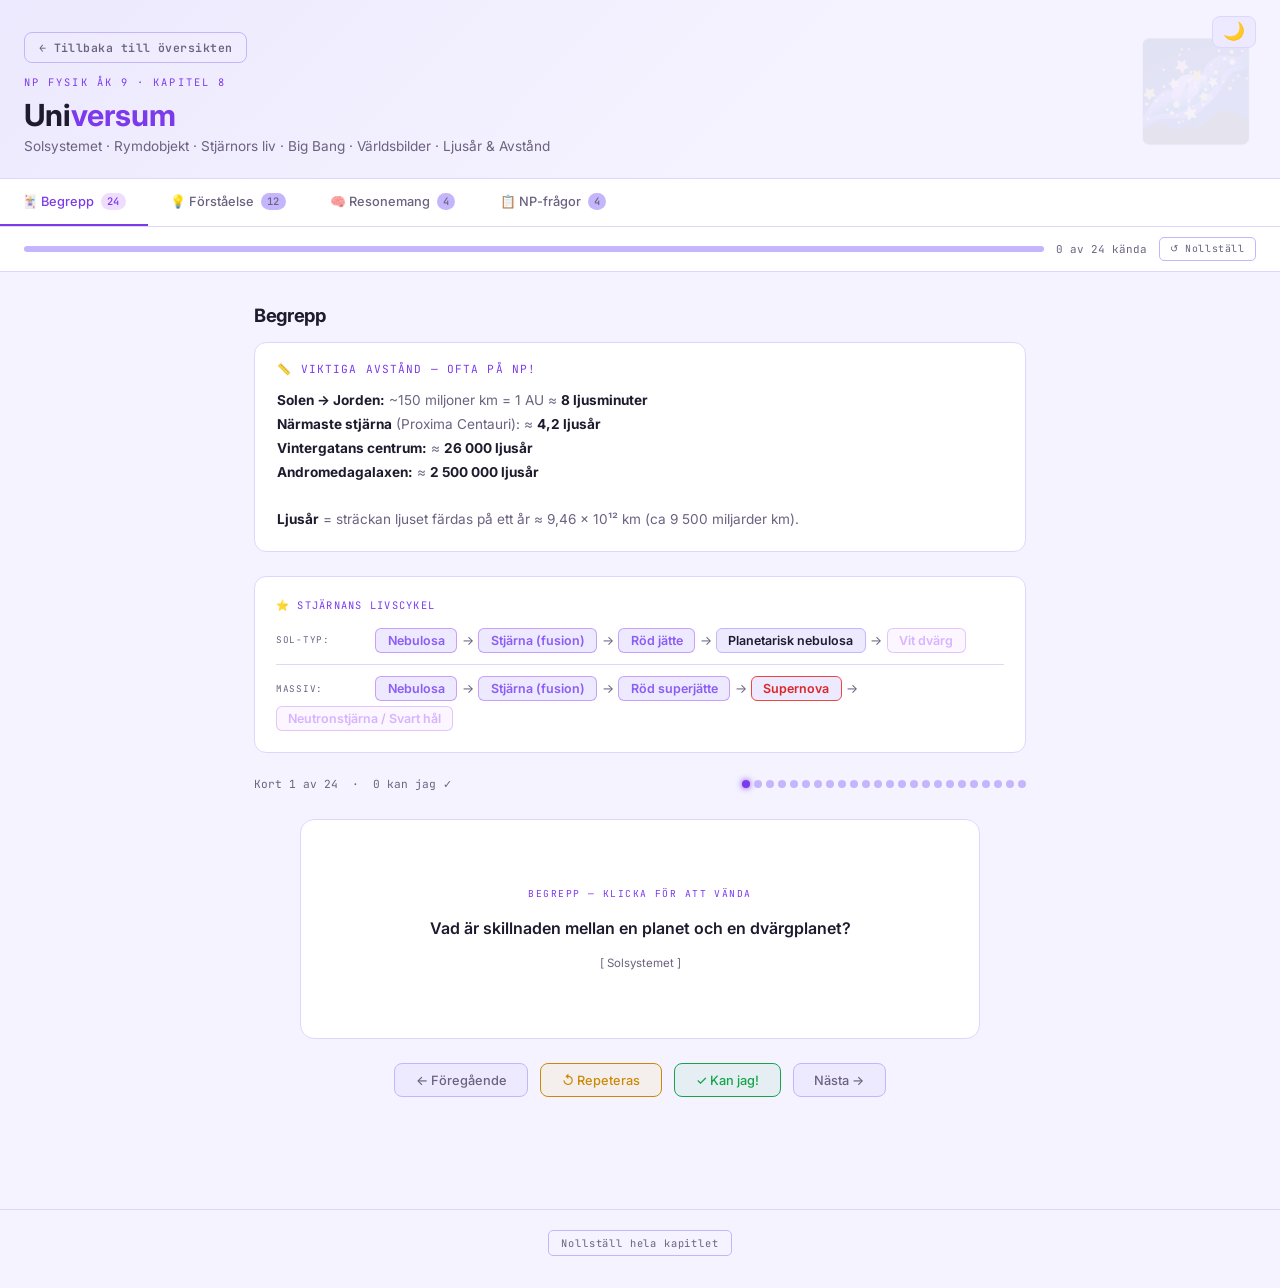
<file: fysik_universum.html>
<!DOCTYPE html>
<html lang="sv">
<head>
<meta charset="UTF-8">
<meta name="viewport" content="width=device-width, initial-scale=1.0">
<title>Universum – NP Fysik åk 9</title>
<script src="theme-head.js"></script>
<style>
@import url('https://fonts.googleapis.com/css2?family=Inter:wght@400;500;600;700&family=JetBrains+Mono:wght@400;600&display=swap');

:root {
  --bg: #f5f3ff;
  --card: #ffffff;
  --card2: #ede9fe;
  --border: #ddd6fe;
  --border2: #c4b5fd;
  --text: #1e1b2e;
  --muted: #6b6280;
  --accent: #7c3aed;
  --accent2: #8b5cf6;
  --good: #16a34a;
  --bad: #dc2626;
  --warn: #ca8a04;
  --blue: #2563eb;
  --mono: 'JetBrains Mono', monospace;
  --header-grad-start: #ede9fe;
  --card-back-muted: #4b5563;
}
[data-theme="dark"] {
  --bg: #080a12;
  --card: #0f1120;
  --card2: #141828;
  --border: #1e2438;
  --border2: #252d46;
  --text: #e2e8f0;
  --muted: #94a3b8;
  --accent: #a855f7;
  --accent2: #c084fc;
  --good: #22c55e;
  --bad: #ef4444;
  --warn: #eab308;
  --blue: #3b82f6;
  --mono: 'JetBrains Mono', monospace;
  --header-grad-start: #0f0520;
  --card-back-muted: #cbd5e1;
}

* { box-sizing: border-box; margin: 0; padding: 0; }

body {
  font-family: 'Inter', sans-serif;
  background: var(--bg);
  color: var(--text);
  min-height: 100vh;
}

/* Starfield (endast mörkt läge) */
body::before {
  content: '';
  position: fixed;
  inset: 0;
  pointer-events: none;
  z-index: 0;
  opacity: 0;
}
[data-theme="dark"] body::before {
  opacity: 1;
  background-image:
    radial-gradient(1px 1px at 12% 18%, rgba(255,255,255,0.55) 0%, transparent 100%),
    radial-gradient(1px 1px at 33% 72%, rgba(255,255,255,0.35) 0%, transparent 100%),
    radial-gradient(1.5px 1.5px at 54% 12%, rgba(255,255,255,0.45) 0%, transparent 100%),
    radial-gradient(1px 1px at 74% 48%, rgba(255,255,255,0.3) 0%, transparent 100%),
    radial-gradient(1px 1px at 87% 82%, rgba(255,255,255,0.4) 0%, transparent 100%),
    radial-gradient(1px 1px at 9%  88%, rgba(255,255,255,0.25) 0%, transparent 100%),
    radial-gradient(1px 1px at 91% 27%, rgba(255,255,255,0.35) 0%, transparent 100%),
    radial-gradient(1px 1px at 47% 57%, rgba(255,255,255,0.2) 0%, transparent 100%),
    radial-gradient(1px 1px at 63% 91%, rgba(255,255,255,0.3) 0%, transparent 100%),
    radial-gradient(1px 1px at 27% 42%, rgba(255,255,255,0.2) 0%, transparent 100%),
    radial-gradient(1px 1px at 5%  55%, rgba(255,255,255,0.15) 0%, transparent 100%),
    radial-gradient(1px 1px at 79% 10%, rgba(255,255,255,0.4) 0%, transparent 100%),
    radial-gradient(1px 1px at 41% 95%, rgba(255,255,255,0.2) 0%, transparent 100%),
    radial-gradient(1px 1px at 68% 35%, rgba(255,255,255,0.3) 0%, transparent 100%);
}

/* ── Header ── */
.header {
  background: linear-gradient(135deg, var(--header-grad-start) 0%, var(--bg) 60%);
  border-bottom: 1px solid var(--border);
  padding: 2rem 1.5rem 1.5rem;
  position: relative;
  overflow: hidden;
  z-index: 1;
}
.header::before {
  content: '🌌';
  position: absolute;
  right: 1.5rem;
  top: 50%;
  transform: translateY(-50%);
  font-size: 6rem;
  opacity: 0.08;
  pointer-events: none;
}
.chapter-tag {
  font-family: var(--mono);
  font-size: 0.65rem;
  letter-spacing: 0.2em;
  color: var(--accent);
  text-transform: uppercase;
  margin-bottom: 0.5rem;
}
.header h1 {
  font-size: 1.9rem;
  font-weight: 700;
  color: var(--text);
  margin-bottom: 0.3rem;
}
.header h1 span { color: var(--accent); }
.header p { font-size: 0.85rem; color: var(--muted); }
.back-link {
  position: relative;
  z-index: 2;
  display: inline-flex;
  align-items: center;
  gap: 0.4rem;
  font-family: var(--mono);
  font-size: 0.72rem;
  font-weight: 600;
  letter-spacing: 0.04em;
  color: var(--muted);
  text-decoration: none;
  margin-bottom: 0.75rem;
  padding: 0.45rem 0.85rem;
  border-radius: 8px;
  border: 1px solid var(--border2);
  background: rgba(255, 255, 255, 0.04);
  transition: color 0.15s, border-color 0.15s, background 0.15s;
}
.back-link:hover {
  color: var(--accent);
  border-color: var(--accent);
  background: rgba(255, 255, 255, 0.07);
}

/* Tab-specifik progress */
.tab-progress-area {
  padding: 0.65rem 1.5rem;
  background: var(--card);
  border-bottom: 1px solid var(--border);
  position: relative;
  z-index: 1;
}
.tab-progress-strip {
  display: none;
  align-items: center;
  gap: 0.75rem;
  flex-wrap: wrap;
}
.tab-progress-strip.active { display: flex; }
.tab-progress-strip--actions-only { justify-content: flex-end; }
.tab-progress-bar-bg {
  flex: 1;
  min-width: 72px;
  height: 6px;
  background: var(--border2);
  border-radius: 3px;
  overflow: hidden;
}
.tab-progress-bar-fg {
  height: 100%;
  border-radius: 3px;
  background: linear-gradient(90deg, var(--accent), var(--accent2));
  width: 0%;
  transition: width 0.35s ease;
}
.tab-progress-text {
  font-family: var(--mono);
  font-size: 0.68rem;
  color: var(--muted);
  white-space: nowrap;
}
.tab-reset-btn {
  font-family: var(--mono);
  font-size: 0.62rem;
  padding: 0.28rem 0.65rem;
  border: 1px solid var(--border2);
  background: transparent;
  color: var(--muted);
  border-radius: 5px;
  cursor: pointer;
  letter-spacing: 0.06em;
  flex-shrink: 0;
  transition: all 0.15s;
}
.tab-reset-btn:hover { color: var(--accent); border-color: var(--accent); }
.chapter-footer {
  margin-top: 2.5rem;
  padding: 1.25rem 1.5rem 2rem;
  border-top: 1px solid var(--border);
  text-align: center;
  background: var(--bg);
}

/* ── Tabs ── */
.tabs {
  display: flex;
  background: var(--card);
  border-bottom: 1px solid var(--border);
  overflow-x: auto;
  scrollbar-width: none;
  position: relative;
  z-index: 1;
}
.tabs::-webkit-scrollbar { display: none; }
.tab-btn {
  font-family: 'Inter', sans-serif;
  font-size: 0.8rem;
  font-weight: 500;
  padding: 0.85rem 1.4rem;
  border: none;
  background: transparent;
  color: var(--muted);
  cursor: pointer;
  border-bottom: 2px solid transparent;
  transition: all 0.15s;
  white-space: nowrap;
  display: flex;
  align-items: center;
  gap: 0.4rem;
}
.tab-btn:hover { color: var(--text); }
.tab-btn.active { color: var(--accent); border-bottom-color: var(--accent); }
.tab-count {
  font-family: var(--mono);
  font-size: 0.65rem;
  background: var(--border2);
  padding: 0.1rem 0.4rem;
  border-radius: 10px;
}
.tab-btn.active .tab-count { background: rgba(168,85,247,0.2); color: var(--accent); }

/* ── Sections ── */
.section { display: none; max-width: 820px; margin: 0 auto; padding: 2rem 1.5rem; position: relative; z-index: 1; }
.section.active { display: block; }

/* ── Info boxes ── */
.infobox {
  background: var(--card);
  border: 1px solid var(--border);
  border-radius: 12px;
  padding: 1.2rem 1.4rem;
  margin-bottom: 1.5rem;
}
.infobox-title {
  font-family: var(--mono);
  font-size: 0.7rem;
  letter-spacing: 0.1em;
  text-transform: uppercase;
  color: var(--accent);
  margin-bottom: 0.8rem;
}
.infobox p { font-size: 0.85rem; color: var(--muted); line-height: 1.75; }
.infobox strong { color: var(--text); }

/* ── Distance table ── */
.dist-table {
  width: 100%;
  border-collapse: collapse;
  font-size: 0.83rem;
  margin-bottom: 1.5rem;
}
.dist-table th {
  font-family: var(--mono);
  font-size: 0.62rem;
  letter-spacing: 0.1em;
  text-transform: uppercase;
  color: var(--muted);
  padding: 0.5rem 0.8rem;
  text-align: left;
  border-bottom: 1px solid var(--border);
}
.dist-table td {
  padding: 0.65rem 0.8rem;
  border-bottom: 1px solid rgba(30,36,56,0.6);
  color: var(--text);
  vertical-align: top;
}
.dist-table tr:hover td { background: rgba(255,255,255,0.02); }
.dist-val {
  font-family: var(--mono);
  font-size: 0.78rem;
  color: var(--accent2);
}

/* ── Flashcards ── */
.card-meta {
  display: flex;
  justify-content: space-between;
  align-items: center;
  margin-bottom: 1rem;
}
.card-meta-left {
  font-family: var(--mono);
  font-size: 0.7rem;
  color: var(--muted);
}
.card-progress-dots {
  display: flex;
  gap: 4px;
  flex-wrap: wrap;
  max-width: 320px;
  justify-content: flex-end;
}
.dot {
  width: 8px; height: 8px;
  border-radius: 50%;
  background: var(--border2);
  transition: background 0.2s;
}
.dot.good { background: var(--good); }
.dot.skip { background: var(--warn); }
.dot.current { background: var(--accent); box-shadow: 0 0 6px var(--accent); }

.flashcard-scene {
  perspective: 1000px;
  width: 100%;
  max-width: 680px;
  height: 220px;
  margin: 0 auto 1.5rem;
  cursor: pointer;
}
.flashcard-inner {
  width: 100%; height: 100%;
  position: relative;
  transform-style: preserve-3d;
  transition: transform 0.45s cubic-bezier(.4,0,.2,1);
}
.flashcard-inner.flipped { transform: rotateY(180deg); }
.card-side {
  position: absolute; inset: 0;
  backface-visibility: hidden;
  -webkit-backface-visibility: hidden;
  border-radius: 14px;
  border: 1px solid var(--border);
  display: flex;
  flex-direction: column;
  align-items: center;
  justify-content: center;
  padding: 2rem;
  text-align: center;
}
.card-front { background: var(--card); }
.card-back { background: var(--card2); transform: rotateY(180deg); }
.card-side-label {
  font-family: var(--mono);
  font-size: 0.6rem;
  letter-spacing: 0.15em;
  text-transform: uppercase;
  color: var(--muted);
  margin-bottom: 1rem;
}
.card-front .card-side-label { color: var(--accent); }
.card-text { font-size: 1rem; font-weight: 600; line-height: 1.5; color: var(--text); }
.card-back .card-text { font-size: 0.88rem; font-weight: 400; color: var(--card-back-muted); }
.card-hint { margin-top: 1rem; font-size: 0.72rem; color: var(--muted); }

.card-actions {
  display: flex;
  gap: 0.75rem;
  justify-content: center;
  margin-bottom: 2.5rem;
  flex-wrap: wrap;
}
.card-btn {
  font-family: 'Inter', sans-serif;
  font-size: 0.8rem; font-weight: 500;
  padding: 0.55rem 1.3rem;
  border-radius: 8px;
  border: 1px solid var(--border2);
  background: var(--card2);
  color: var(--muted);
  cursor: pointer;
  transition: all 0.15s;
  display: flex; align-items: center; gap: 0.4rem;
}
.card-btn:hover { color: var(--text); border-color: #3a4562; }
.card-btn.good { border-color: var(--good); color: var(--good); background: rgba(34,197,94,0.07); }
.card-btn.good:hover { background: rgba(34,197,94,0.15); }
.card-btn.skip { border-color: var(--warn); color: var(--warn); background: rgba(234,179,8,0.07); }
.card-btn.skip:hover { background: rgba(234,179,8,0.15); }

.repeat-toolbar {
  display: flex;
  flex-wrap: wrap;
  gap: 0.5rem;
  justify-content: center;
  align-items: center;
  margin-bottom: 0.75rem;
}
.repeat-queue-btn {
  border-color: var(--warn) !important;
  color: var(--warn) !important;
  background: rgba(234,179,8,0.08) !important;
}
.repeat-queue-btn:hover {
  background: rgba(234,179,8,0.15) !important;
}
.repeat-mode-strip {
  display: none;
  max-width: 680px;
  margin: 0 auto 0.6rem;
  padding: 0.35rem 0.75rem;
  border-radius: 8px;
  border: 1px solid rgba(234,179,8,0.35);
  background: rgba(234,179,8,0.06);
  font-family: var(--mono);
  font-size: 0.65rem;
  letter-spacing: 0.06em;
  text-align: center;
  color: var(--warn);
}

/* ── Stellar lifecycle ── */
.lifecycle {
  background: var(--card);
  border: 1px solid var(--border);
  border-radius: 12px;
  padding: 1.3rem;
  margin-bottom: 1.5rem;
}
.lifecycle-title {
  font-family: var(--mono);
  font-size: 0.65rem;
  letter-spacing: 0.12em;
  text-transform: uppercase;
  color: var(--accent);
  margin-bottom: 1rem;
}
.lc-path {
  display: flex;
  align-items: center;
  flex-wrap: wrap;
  gap: 0.3rem;
  margin-bottom: 0.7rem;
  padding-bottom: 0.7rem;
  border-bottom: 1px solid var(--border);
}
.lc-path:last-child { border-bottom: none; margin-bottom: 0; padding-bottom: 0; }
.lc-label {
  font-family: var(--mono);
  font-size: 0.58rem;
  letter-spacing: 0.08em;
  color: var(--muted);
  margin-right: 0.3rem;
  min-width: 90px;
  text-transform: uppercase;
}
.lc-step {
  font-size: 0.78rem;
  font-weight: 600;
  padding: 0.25rem 0.7rem;
  border-radius: 6px;
  background: var(--card2);
  border: 1px solid var(--border2);
  color: var(--text);
  white-space: nowrap;
}
.lc-step.hl { border-color: rgba(168,85,247,0.5); color: var(--accent2); }
.lc-step.end { border-color: rgba(168,85,247,0.3); color: #d8b4fe; background: rgba(168,85,247,0.05); }
.lc-arrow { color: var(--muted); font-size: 0.8rem; }

/* ── Quiz ── */
.f-question {
  background: var(--card);
  border: 1px solid var(--border);
  border-radius: 12px;
  padding: 1.4rem;
  margin-bottom: 1rem;
  transition: border-color 0.2s;
}
.f-question.answered-correct { border-color: rgba(34,197,94,0.4); }
.f-question.answered-wrong   { border-color: rgba(239,68,68,0.3); }
.f-num { font-family: var(--mono); font-size: 0.65rem; color: var(--muted); margin-bottom: 0.5rem; letter-spacing: 0.1em; }
.f-qtext { font-size: 0.92rem; font-weight: 600; line-height: 1.5; margin-bottom: 1.1rem; }
.f-opts { display: flex; flex-direction: column; gap: 0.45rem; }
.f-opt {
  display: flex; align-items: flex-start; gap: 0.7rem;
  padding: 0.65rem 0.9rem;
  background: var(--card2);
  border: 1px solid var(--border2);
  border-radius: 8px;
  cursor: pointer;
  font-size: 0.84rem; color: var(--muted);
  text-align: left; width: 100%;
  font-family: 'Inter', sans-serif;
  transition: all 0.12s;
}
.f-opt:hover:not(:disabled) { color: var(--text); border-color: #3a4562; background: rgba(255,255,255,0.03); }
.f-opt .opt-letter { font-family: var(--mono); font-size: 0.7rem; font-weight: 600; color: var(--accent); min-width: 1.1rem; margin-top: 0.1rem; }
.f-opt.correct { border-color: var(--good); background: rgba(34,197,94,0.08); color: var(--good); }
.f-opt.wrong   { border-color: var(--bad); background: rgba(239,68,68,0.08); color: var(--bad); }
.f-opt:disabled { cursor: default; }
.f-feedback { display: none; margin-top: 0.8rem; padding: 0.7rem 0.9rem; border-radius: 8px; font-size: 0.82rem; line-height: 1.55; }
.f-feedback.show { display: block; }
.f-feedback.correct-fb { background: rgba(34,197,94,0.07); border: 1px solid rgba(34,197,94,0.25); color: var(--good); }
.f-feedback.wrong-fb   { background: rgba(239,68,68,0.07); border: 1px solid rgba(239,68,68,0.2); color: var(--bad); }
.quiz-summary { display: flex; align-items: center; justify-content: space-between; margin-bottom: 1.2rem; flex-wrap: wrap; gap: 0.5rem; }
.quiz-score { font-family: var(--mono); font-size: 0.75rem; color: var(--muted); }
.reset-btn {
  font-family: var(--mono); font-size: 0.65rem;
  padding: 0.3rem 0.8rem;
  border: 1px solid var(--border2); background: transparent; color: var(--muted);
  border-radius: 5px; cursor: pointer; letter-spacing: 0.08em; transition: all 0.15s;
}
.reset-btn:hover { color: var(--accent); border-color: var(--accent); }

/* ── Resonemang (samma stil som kap 3–6) ── */
.res-card { background: var(--card); border: 1px solid var(--border); border-radius: 14px; padding: 1.25rem 1.4rem; margin-bottom: 1.2rem; }
.res-badge { display: inline-block; font-size: 10px; font-weight: 700; letter-spacing: 0.12em; text-transform: uppercase; padding: 3px 8px; border-radius: 4px; margin-bottom: 10px; }
.res-badge.np { background: rgba(58,142,255,0.2); color: var(--accent); }
.res-badge.res { background: rgba(249,115,22,0.15); color: var(--warn); }
.res-q { font-weight: 700; font-size: 0.95rem; line-height: 1.5; margin-bottom: 12px; }
.res-context { background: var(--card2); border-left: 3px solid var(--accent); border-radius: 0 8px 8px 0; padding: 12px 14px; margin-bottom: 14px; font-size: 0.84rem; color: var(--muted); line-height: 1.65; }
.res-steps { display: flex; flex-direction: column; gap: 8px; margin-bottom: 12px; }
.res-step { background: var(--card2); border: 1px solid var(--border2); border-radius: 10px; padding: 12px 14px; }
.res-step label { font-size: 12px; font-weight: 700; color: var(--muted); display: block; margin-bottom: 6px; letter-spacing: 0.06em; text-transform: uppercase; }
.res-textarea { width: 100%; background: transparent; border: none; color: var(--text); font-family: 'Inter', sans-serif; font-size: 0.82rem; resize: vertical; min-height: 60px; line-height: 1.6; }
.btn-model { background: transparent; border: 1px solid var(--accent2); color: var(--accent2); padding: 8px 16px; border-radius: 8px; cursor: pointer; font-family: var(--mono); font-weight: 700; font-size: 12px; transition: all 0.2s; }
.btn-model:hover { background: rgba(168,85,247,0.08); }
.model-ans { margin-top: 10px; background: rgba(58,142,255,0.06); border: 1px solid rgba(58,142,255,0.22); border-radius: 10px; padding: 14px; font-size: 0.82rem; line-height: 1.65; display: none; }
.model-ans.show { display: block; }
.model-ans h3 { color: var(--accent2); font-size: 11px; font-weight: 700; letter-spacing: 0.06em; text-transform: uppercase; margin-bottom: 8px; }
.grade-row { display: flex; gap: 6px; flex-wrap: wrap; margin-top: 8px; }
.grade { font-size: 11px; font-weight: 700; padding: 4px 10px; border-radius: 6px; }
.grade-e { background: rgba(58,142,255,0.15); color: var(--accent); }
.grade-c { background: rgba(249,115,22,0.12); color: var(--warn); }
.grade-a { background: rgba(34,197,94,0.12); color: var(--good); }
.res-chevron { color: var(--muted); font-size: 0.8rem; flex-shrink: 0; }
.level-block { margin-bottom: 0.8rem; }
.level-label { font-family: var(--mono); font-size: 0.62rem; letter-spacing: 0.12em; text-transform: uppercase; padding: 0.2rem 0.6rem; border-radius: 4px; display: inline-block; margin-bottom: 0.4rem; }
.lvl-e { background: rgba(34,197,94,0.12); color: var(--good); border: 1px solid rgba(34,197,94,0.25); }
.lvl-c { background: rgba(59,130,246,0.12); color: var(--text); border: 1px solid rgba(59,130,246,0.25); }
.lvl-a { background: rgba(168,85,247,0.12); color: var(--text); border: 1px solid rgba(168,85,247,0.25); }
.level-block p { font-size: 0.83rem; color: var(--muted); line-height: 1.65; padding-left: 0.5rem; }

/* ── NP ── */
.np-intro { background: rgba(168,85,247,0.06); border: 1px solid rgba(168,85,247,0.2); border-radius: 10px; padding: 0.9rem 1.1rem; margin-bottom: 1.5rem; font-size: 0.82rem; color: var(--text); line-height: 1.6; }
.np-question { background: var(--card); border: 1px solid var(--border); border-radius: 14px; margin-bottom: 1.2rem; overflow: hidden; }
.np-qheader { display: flex; align-items: center; justify-content: space-between; padding: 1.1rem 1.4rem; cursor: pointer; gap: 1rem; }
.np-qheader:hover { background: rgba(255,255,255,0.02); }
.np-year { font-family: var(--mono); font-size: 0.62rem; letter-spacing: 0.1em; color: var(--accent); background: rgba(168,85,247,0.1); padding: 0.2rem 0.6rem; border-radius: 4px; white-space: nowrap; }
.np-qtitle { font-size: 0.9rem; font-weight: 600; flex: 1; line-height: 1.4; }
.np-body { display: none; padding: 0 1.4rem 1.4rem; border-top: 1px solid var(--border); }
.np-body.show { display: block; }
.np-scenario { font-size: 0.84rem; color: var(--muted); line-height: 1.75; margin: 1rem 0; padding: 0.9rem 1.1rem; background: var(--card2); border-radius: 8px; border-left: 3px solid var(--accent); }
.np-task { font-size: 0.88rem; font-weight: 600; color: var(--text); margin: 0.8rem 0 1rem; line-height: 1.5; }
.np-tip { font-size: 0.78rem; color: var(--text); line-height: 1.6; margin-top: 0.5rem; padding: 0.6rem 0.8rem; background: rgba(59,130,246,0.06); border: 1px solid rgba(59,130,246,0.15); border-radius: 6px; }

@media (max-width: 600px) {
  .header h1 { font-size: 1.5rem; }
  .section { padding: 1.5rem 1rem; }
  .flashcard-scene { height: 200px; }
  .lc-label { min-width: 70px; }
}
</style>
<link rel="stylesheet" href="theme-ui.css">
</head>
<body>

<!-- HEADER -->
<div class="header">
  <button type="button" class="theme-toggle" id="themeToggle" aria-label="Växla tema">🌙</button>
  <a href="index.html" class="back-link">← Tillbaka till översikten</a>
  <div class="chapter-tag">NP Fysik åk 9 · Kapitel 8</div>
  <h1>Uni<span>versum</span></h1>
  <p>Solsystemet · Rymdobjekt · Stjärnors liv · Big Bang · Världsbilder · Ljusår &amp; Avstånd</p>
</div>

<!-- TABS -->
<div class="tabs">
  <button class="tab-btn active" onclick="showTab('begrepp',event)">🃏 Begrepp <span class="tab-count" id="tc-begrepp">24</span></button>
  <button class="tab-btn" onclick="showTab('forsta',event)">💡 Förståelse <span class="tab-count">12</span></button>
  <button class="tab-btn" onclick="showTab('resonemang',event)">🧠 Resonemang <span class="tab-count">4</span></button>
  <button class="tab-btn" onclick="showTab('np',event)">📋 NP-frågor <span class="tab-count">4</span></button>
</div>

<div class="tab-progress-area">
  <div class="tab-progress-strip active" data-tab="begrepp">
    <div class="tab-progress-bar-bg"><div class="tab-progress-bar-fg" id="tpBar-begrepp"></div></div>
    <span class="tab-progress-text" id="tpText-begrepp">0 av 0 kända</span>
    <button type="button" class="tab-reset-btn" onclick="resetTabBegrepp()">↺ Nollställ</button>
  </div>
  <div class="tab-progress-strip" data-tab="forsta">
    <div class="tab-progress-bar-bg"><div class="tab-progress-bar-fg" id="tpBar-forsta"></div></div>
    <span class="tab-progress-text" id="tpText-forsta">0 av 0 rätt</span>
    <button type="button" class="tab-reset-btn" onclick="resetTabForstaaelse()">↺ Nollställ</button>
  </div>
  <div class="tab-progress-strip tab-progress-strip--actions-only" data-tab="resonemang">
    <button type="button" class="tab-reset-btn" onclick="resetTabResonemang()">↺ Nollställ</button>
  </div>
  <div class="tab-progress-strip tab-progress-strip--actions-only" data-tab="np">
    <button type="button" class="tab-reset-btn" onclick="resetTabNp()">↺ Nollställ</button>
  </div>
</div>

<!-- ════════════════════════════════
     TAB 1: BEGREPP
════════════════════════════════ -->
<div class="section active" id="sec-begrepp">
  <h2 class="tab-section-h2">Begrepp</h2>

  <div class="infobox">
    <div class="infobox-title">📏 Viktiga avstånd — ofta på NP!</div>
    <p>
      <strong>Solen → Jorden:</strong> ~150 miljoner km = 1 AU ≈ <strong>8 ljusminuter</strong><br>
      <strong>Närmaste stjärna</strong> (Proxima Centauri): ≈ <strong>4,2 ljusår</strong><br>
      <strong>Vintergatans centrum:</strong> ≈ <strong>26 000 ljusår</strong><br>
      <strong>Andromedagalaxen:</strong> ≈ <strong>2 500 000 ljusår</strong><br><br>
      <strong>Ljusår</strong> = sträckan ljuset färdas på ett år ≈ 9,46 × 10¹² km (ca 9 500 miljarder km).
    </p>
  </div>

  <!-- Stjärnans livscykel -->
  <div class="lifecycle">
    <div class="lifecycle-title">⭐ Stjärnans livscykel</div>
    <div class="lc-path">
      <span class="lc-label">Sol-typ:</span>
      <span class="lc-step hl">Nebulosa</span><span class="lc-arrow">→</span>
      <span class="lc-step hl">Stjärna (fusion)</span><span class="lc-arrow">→</span>
      <span class="lc-step hl">Röd jätte</span><span class="lc-arrow">→</span>
      <span class="lc-step">Planetarisk nebulosa</span><span class="lc-arrow">→</span>
      <span class="lc-step end">Vit dvärg</span>
    </div>
    <div class="lc-path">
      <span class="lc-label">Massiv:</span>
      <span class="lc-step hl">Nebulosa</span><span class="lc-arrow">→</span>
      <span class="lc-step hl">Stjärna (fusion)</span><span class="lc-arrow">→</span>
      <span class="lc-step hl">Röd superjätte</span><span class="lc-arrow">→</span>
      <span class="lc-step" style="border-color:#ef4444;color:var(--bad)">Supernova</span><span class="lc-arrow">→</span>
      <span class="lc-step end">Neutronstjärna / Svart hål</span>
    </div>
  </div>

  <!-- Flashcards -->
  <div class="card-meta">
    <div class="card-meta-left">Kort <span id="cardIdx">1</span> av <span id="cardTotal">24</span> &nbsp;·&nbsp; <span id="cardGoodCount">0</span> kan jag ✓</div>
    <div class="card-progress-dots" id="dotRow"></div>
  </div>

  <div class="repeat-toolbar">
    <button type="button" class="card-btn repeat-queue-btn" id="btnEnterRepeat" onclick="enterRepeatMode()" style="display:none">↺ Öva repeteras (<span id="skipCount">0</span> st)</button>
    <button type="button" class="card-btn" id="btnShowAll" onclick="exitRepeatMode()" style="display:none">Visa alla kort</button>
  </div>

  <div class="repeat-mode-strip" id="repeatModeStrip" aria-live="polite">Repetera-läge · <span id="repeatLeftCount">0</span> kvar</div>

  <div class="flashcard-scene" role="button" tabindex="0" aria-label="Flashkort — klicka för att vända" onclick="flipCard()" onkeydown="if(event.key==='Enter'||event.key===' '){event.preventDefault();flipCard();}">
    <div class="flashcard-inner" id="fcInner">
      <div class="card-side card-front">
        <div class="card-side-label">Begrepp — klicka för att vända</div>
        <div class="card-text" id="fcFront">...</div>
        <div class="card-hint" id="fcHint"></div>
      </div>
      <div class="card-side card-back">
        <div class="card-side-label">Förklaring</div>
        <div class="card-text" id="fcBack">...</div>
      </div>
    </div>
  </div>

  <div class="card-actions">
    <button class="card-btn" onclick="prevCard()">← Föregående</button>
    <button class="card-btn skip" onclick="markCard('skip')">↺ Repeteras</button>
    <button class="card-btn good" onclick="markCard('good')">✓ Kan jag!</button>
    <button class="card-btn" onclick="nextCard()">Nästa →</button>
  </div>
</div>

<!-- ════════════════════════════════
     TAB 2: FÖRSTÅELSE
════════════════════════════════ -->
<div class="section" id="sec-forsta">
  <h2 class="tab-section-h2">Förståelse</h2>
  <div class="quiz-summary">
    <span class="quiz-score" id="quizScore">Rätt: 0 / 0</span>
    <button class="reset-btn" onclick="resetQuiz()">↺ Börja om</button>
  </div>
  <div id="quizContainer"></div>
</div>

<!-- ════════════════════════════════
     TAB 3: RESONEMANG
════════════════════════════════ -->
<div class="section" id="sec-resonemang">
  <h2 class="tab-section-h2">Resonemang</h2>

  <div class="infobox" style="margin-bottom:1.5rem">
    <div class="infobox-title">💡 Resonemang i två led</div>
    <p>
      Nivå E = ett korrekt faktapåstående.<br>
      Nivå C = ett led: <em>påstående → konsekvens</em>.<br>
      Nivå A = två led: <em>påstående → konsekvens 1 → konsekvens 2</em>, med naturvetenskapliga begrepp.
    </p>
  </div>

  <div class="res-card">
    <span class="res-badge np">NP 2018</span>
    <div class="res-q">🌙 Ljusvågor eller ljudvågor för att mäta avstånd?</div>
    <div class="res-context">För att mäta stora avstånd — till exempel mellan Jorden och Månen, eller mellan havsytan och havsbotten — kan ljusvågor eller ljudvågor användas.</div>
    <div class="res-steps">
      <div class="res-step">
        <label>Fråga</label>
        <div style="font-size:0.84rem;line-height:1.6;color:var(--text);margin-bottom:8px">Vilket används för att mäta avståndet till Månen? Och vilket används för att mäta havsdjup? Förklara varför för vardera fallet.</div>
        <label>Avstånd till Månen</label>
        <textarea class="res-textarea" placeholder="Ljus eller ljud? Varför?" aria-label="Mätning av avstånd till Månen: ljus eller ljud?"></textarea>
      </div>
      <div class="res-step">
        <label>Havsdjup</label>
        <textarea class="res-textarea" placeholder="Ljus eller ljud? Varför?" aria-label="Mätning av havsdjup: ljus eller ljud?"></textarea>
      </div>
    </div>
    <button type="button" class="btn-model" onclick="showModel('k8r1')">Visa exempelsvar (E/C/A)</button>
    <div class="model-ans" id="ma-k8r1">
      <h3>Exempelsvar</h3>
      <p><strong>E:</strong> Till Månen används ljus. I havet används ljud. Ljud kan inte färdas i rymden.</p>
      <p style="margin-top:8px"><strong>C:</strong> Ljusvågor används till Månen eftersom ljus kan färdas genom vakuum — rymden saknar luft. Ljudvågor däremot behöver ett medium (materia) för att fortplanta sig och kan inte färdas i vakuum. I havet används ljudvågor (ekolod) eftersom vatten är ett utmärkt medium för ljud, som färdas ca 1&nbsp;500 m/s där — och ljuset absorberas snabbt på djupt vatten.</p>
      <p style="margin-top:8px"><strong>A:</strong> Ljusvågor är elektromagnetisk strålning och behöver inget medium — de fortplantar sig i vakuum med hastigheten 3×10<sup>8</sup> m/s. Därför används laserljus för att mäta avstånd till Månen (ca 384&nbsp;400 km); pulsen skickas och reflekteras mot retroreflektorer som Apollo-astronauterna lämnade, och restiden ger exakt avstånd. Ljudvågor är mekaniska vågor som kräver ett medium och kan inte existera i vakuum — de är oanvändbara i rymden. I havet fungerar ekolod utmärkt: vatten har hög densitet och låg kompressibilitet vilket gör att ljud färdas snabbt (~1&nbsp;500 m/s) och effektivt; pulsen studsar mot botten och returntiden ger djupet. Ljus fungerar däremot dåligt på stora havsdjup eftersom det absorberas och sprids i vatten.</p>
    </div>
  </div>

  <div class="res-card">
    <span class="res-badge res">Resonemang</span>
    <div class="res-q">⭐ Stjärnans livscykel</div>
    <div class="res-context">En stjärna som vår Sol bildas ur ett gasmoln (nebulosa), och genomgår en lång livscykel innan den dör.</div>
    <div class="res-steps">
      <div class="res-step">
        <label>Fråga</label>
        <div style="font-size:0.84rem;line-height:1.6;color:var(--text);margin-bottom:8px">Beskriv stjärnans livscykel i ordning — från nebulosa till slutstadiet. Förklara vad som händer och varför i varje steg.</div>
        <label>Ditt svar</label>
        <textarea class="res-textarea" placeholder="Nebulosa → … → slutstadium (nämn också massiva stjärnor om du kan)" aria-label="Stjärnans livscykel från nebulosa till slutstadium"></textarea>
      </div>
    </div>
    <button type="button" class="btn-model" onclick="showModel('k8r2')">Visa exempelsvar (E/C/A)</button>
    <div class="model-ans" id="ma-k8r2">
      <h3>Exempelsvar</h3>
      <p><strong>E:</strong> En stjärna bildas ur gas, sedan lyser den länge som en vanlig stjärna, och till slut dör den och kan bli en vit dvärg eller svart hål.</p>
      <p style="margin-top:8px"><strong>C:</strong> Nebulosa → tyngdkraften samlar ihop gas och damm → temperaturen stiger tills fusion startar → stjärnan lyser stabilt (som Solen nu) → när vätet tar slut sväller den till en röd jätte → yttre skal kastas ut (planetarisk nebulosa) → kärnan kvar som vit dvärg. Mer massiva stjärnor exploderar som supernova och lämnar neutronstjärna eller svart hål.</p>
      <p style="margin-top:8px"><strong>A:</strong> 1. Nebulosa: gravitation komprimerar gas och damm → tryck och temperatur ökar. 2. Protostjärna: när kärntemperaturen når ~10 miljoner K startar vätets fusion till helium — energin skapar ett strålningstryck utåt som balanserar gravitationen → stjärnan i jämvikt (huvudserien). 3. Röd jätte: när vätereserven i kärnan töms kollapsar kärnan, ytterskiktet expanderar och svalnar → röd jätte. Heliumfusion kan starta. 4. Sollik stjärna: yttre skalen blåser ut som planetarisk nebulosa, kärnan kvar som vit dvärg (degenerat elektronsystem, svalnar gradvis). 5. Massiv stjärna: om massan &gt; 8 solmassor → supernova-explosion → neutronstjärna (degenerat neutronsystem) eller svart hål om massan är tillräcklig för att gravitationen övervinner allt.</p>
    </div>
  </div>

  <div class="res-card">
    <span class="res-badge np">NP 2018</span>
    <div class="res-q">🌪️ Naturkatastrofer och klimatförändring</div>
    <div class="res-context">Det blir allt vanligare med naturkatastrofer: orkaner i Mexikanska golfen, översvämningar i Europa och torka i Australien. Det kan bero på att medeltemperaturen på Jorden har ökat.</div>
    <div class="res-steps">
      <div class="res-step">
        <label>Fråga</label>
        <div style="font-size:0.84rem;line-height:1.6;color:var(--text);margin-bottom:8px">Förklara hur en ökad medeltemperatur påverkar uppkomsten av var och en av de tre naturkatastroferna: översvämning, torka och orkan.</div>
        <label>Ditt svar</label>
        <textarea class="res-textarea" placeholder="Översvämning … Torka … Orkan …" aria-label="Naturkatastrofer och högre medeltemperatur"></textarea>
      </div>
    </div>
    <button type="button" class="btn-model" onclick="showModel('k8r3')">Visa exempelsvar (E/C/A)</button>
    <div class="model-ans" id="ma-k8r3">
      <h3>Exempelsvar</h3>
      <p><strong>E:</strong> När det blir varmare smälter is och havsnivån stiger vilket ger översvämningar. Torka uppstår när det regnar mindre. Orkaner bildas av varm luft.</p>
      <p style="margin-top:8px"><strong>C:</strong> Översvämning: Varmare klimat smälter glaciärer och inlandsisar → havsnivån stiger → kuststäder översvämmas. Dessutom ökar avdunstningen → mer vattenånga i atmosfären → kraftigare regn och skyfall. Torka: Högre temperatur ökar avdunstningen från mark och vegetation → jordar torkar ut snabbare, och nederbördsmönster förändras så att vissa regioner får mindre regn. Orkan: Orkaner drivs av varm havsyta (&gt;26 °C); varmare hav ger mer energi till orkaner → fler och kraftigare orkaner.</p>
      <p style="margin-top:8px"><strong>A:</strong> Översvämning: Temperaturökning smälter glaciärer och polarisar → havsnivåhöjning på lång sikt. Kortsiktigt ökar avdunstningen → mer vattenånga i atmosfären (luften håller mer vattenånga vid högre temp.) → intensivare regn och extrema skyfall orsakar flodöversvämningar. Torka: Ökad avdunstning från mark och växter i kombination med förändrade vindmönster (jetströmmar) leder till att subtropiska högtrycksområden expanderar → nederbördsfattiga zoner breddas och torrperioderna förlängs. Orkan: Tropiska cykloner (orkaner) hämtar energi från havets yttemperatur via konvektiv avdunstning — varmare hav ger mer latent värme, vilket driver starkare uppvindar och lägre lufttryck i orkanens öga. Varmare hav utvidgar de latituder där orkaner kan bildas och underhållas.</p>
    </div>
  </div>

  <div class="res-card">
    <span class="res-badge res">Resonemang</span>
    <div class="res-q">🌌 Big Bang och universums uppkomst</div>
    <div class="res-context">Den vetenskapliga modellen för universums uppkomst kallas Big Bang. Universum expanderar fortfarande — fjärran galaxer rör sig bort från oss.</div>
    <div class="res-steps">
      <div class="res-step">
        <label>Fråga</label>
        <div style="font-size:0.84rem;line-height:1.6;color:var(--text);margin-bottom:8px">Vad är Big Bang-teorin och vilka observationer stöder den? Resonera i minst två led.</div>
        <label>Ditt svar</label>
        <textarea class="res-textarea" placeholder="Teorin … Observation 1 … Observation 2 …" aria-label="Big Bang-teorin och observationer som stöder den"></textarea>
      </div>
    </div>
    <button type="button" class="btn-model" onclick="showModel('k8r4')">Visa exempelsvar (E/C/A)</button>
    <div class="model-ans" id="ma-k8r4">
      <h3>Exempelsvar</h3>
      <p><strong>E:</strong> Big Bang är en teori om att universum uppstod i en enorm explosion för länge sedan. Universum har expanderat sedan dess.</p>
      <p style="margin-top:8px"><strong>C:</strong> Big Bang-teorin säger att universum startade för ca 13,8 miljarder år sedan som en extremt het och tät punkt som expanderade. Stöd 1: Galaxerna rör sig bort från oss (Hubbles lag) → universum expanderar → om vi spolar tillbaka måste allt ha startat samlat. Stöd 2: Den kosmiska bakgrundsstrålningen — ett svagt mikrovågssken från alla riktningar — är kvarlevan av det heta ljuset från Big Bang, nu nedkylt till 2,7 K.</p>
      <p style="margin-top:8px"><strong>A:</strong> Big Bang-teorin beskriver universums ursprung som en singularitet för ~13,8 miljarder år sedan med extremt hög energidensitet, följt av snabb expansion och avkylning. Bevis 1: Galaktisk rödflykt (Hubble 1929) — ljuset från fjärran galaxer är förskjutet mot röda våglängder, vilket visar att galaxerna rör sig bort med hastigheter proportionella mot avståndet. Extrapolerar man bakåt i tid konvergerar alla galaxer till en enda punkt. Bevis 2: Kosmisk bakgrundsstrålning (CMB) — förutsagd av teorin och uppmätt 1965; ett nästan perfekt jämnt mikrovågsglöd på 2,725 K från alla riktningar, tolkat som efterglöden från den heta plasman ~380&nbsp;000 år efter Big Bang när universum svalnat tillräckligt för att atomer kunde bildas och ljuset ”fri-kopplas”. Bevis 3: Abundansen av lätta grundämnen (75&nbsp;% väte, 25&nbsp;% helium) stämmer med vad Big Bang-nukleosyntesen förutsäger.</p>
    </div>
  </div>

</div>

<!-- ════════════════════════════════
     TAB 4: NP-FRÅGOR
════════════════════════════════ -->
<div class="section" id="sec-np">
  <h2 class="tab-section-h2">NP-frågor</h2>

  <div class="np-intro">
    📋 Dessa frågor är hämtade direkt från eller utformade i stil med riktiga Nationella Prov. Öppna frågorna och försök svara i flera led — E, C och A visas när du öppnar.
  </div>

  <!-- NP 1 -->
  <div class="np-question">
    <div class="np-qheader" onclick="toggleNP('np1')">
      <span class="np-year">NP 2016 · Delprov A1</span>
      <div class="np-qtitle">Rangordna astronomiska objekt från minst till störst</div>
      <div class="res-chevron" id="ch-np1">▼</div>
    </div>
    <div class="np-body" id="np1">
      <div class="np-scenario">
        Rangordna de astronomiska objekten A–D utifrån deras storlek. Börja med det minsta objektet.<br><br>
        A. Solen &nbsp;&nbsp; B. Jorden &nbsp;&nbsp; C. Galax &nbsp;&nbsp; D. Meteorid
      </div>
      <div class="np-task">Skriv rätt ordning, minst → störst.</div>
      <div class="level-block" style="margin-top:0.8rem">
        <span class="level-label lvl-e">Korrekt svar</span>
        <p><strong>D → B → A → C</strong> &nbsp; (Meteorid → Jorden → Solen → Galax)</p>
      </div>
      <div class="np-tip">💡 Meteorid är en liten bit sten/metall i rymden (meter-storlek). Galaxen innehåller hundratals miljarder stjärnor — den är enormt mycket större än solen.</div>
    </div>
  </div>

  <!-- NP 2 -->
  <div class="np-question">
    <div class="np-qheader" onclick="toggleNP('np2')">
      <span class="np-year">NP 2017 · Delprov A1</span>
      <div class="np-qtitle">Kombinera astronomiska objekt med avstånd</div>
      <div class="res-chevron" id="ch-np2">▼</div>
    </div>
    <div class="np-body" id="np2">
      <div class="np-scenario">
        Solen, Andromedagalaxen och Vintergatans centrum befinner sig olika långt från jorden.<br><br>
        <strong>Objekt:</strong> 1. Solen &nbsp; 2. Andromedagalaxen &nbsp; 3. Vintergatans centrum<br>
        <strong>Avstånd:</strong> A. Cirka 30 000 ljusår &nbsp; B. Cirka 8 ljusminuter &nbsp; C. Cirka 2 000 000 ljusår
      </div>
      <div class="np-task">Kombinera rätt objekt med rätt avstånd.</div>
      <div class="level-block" style="margin-top:0.8rem">
        <span class="level-label lvl-e">Korrekt svar</span>
        <p>1–B (Solen ≈ 8 ljusminuter) &nbsp;|&nbsp; 2–C (Andromedagalaxen ≈ 2 000 000 ljusår) &nbsp;|&nbsp; 3–A (Vintergatans centrum ≈ 30 000 ljusår)</p>
      </div>
      <div class="np-tip">💡 Notera: Vintergatans centrum är längre bort än solen men mycket närmre än Andromedagalaxen. Vi befinner oss i utkanten av Vintergatan.</div>
    </div>
  </div>

  <!-- NP 3 -->
  <div class="np-question">
    <div class="np-qheader" onclick="toggleNP('np3')">
      <span class="np-year">NP 2018 · Delprov A1</span>
      <div class="np-qtitle">Välj korrekt påstående om stjärnor (fyra rutor)</div>
      <div class="res-chevron" id="ch-np3">▼</div>
    </div>
    <div class="np-body" id="np3">
      <div class="np-scenario">
        I provet finns fyra rutor med påståenden A–H om stjärnor. Varje ruta innehåller ett korrekt och ett felaktigt påstående. Välj ett korrekt alternativ ur varje ruta.
      </div>
      <div class="np-task">Typexempel på påståenden — vilka är korrekta?</div>
      <div style="display:flex; flex-direction:column; gap:0.8rem; margin-top:0.8rem;">
        <div style="background:var(--card2); border:1px solid var(--border2); border-radius:8px; padding:0.8rem 1rem; font-size:0.83rem;">
          <strong style="color:var(--accent2)">Ruta 1:</strong> <span style="color:var(--muted)">A) Solen är den största stjärnan i universum &nbsp;|&nbsp; B) Solen är en genomsnittlig stjärna i Vintergatan</span><br>
          <span style="color:var(--good)">✅ Korrekt: B</span> — Solen är en genomsnittlig gul dvärg. Det finns stjärnor miljoner gånger ljusstarkare.
        </div>
        <div style="background:var(--card2); border:1px solid var(--border2); border-radius:8px; padding:0.8rem 1rem; font-size:0.83rem;">
          <strong style="color:var(--accent2)">Ruta 2:</strong> <span style="color:var(--muted)">A) En nebulosa är kvarlevan av en exploderad stjärna &nbsp;|&nbsp; B) En nebulosa är ett moln av gas och stoft där nya stjärnor kan bildas</span><br>
          <span style="color:var(--good)">✅ Korrekt: B</span> — Nebulosa = stjärnornas "vagga". (Kvarlevor kallas planetarisk nebulosa eller supernovarester.)
        </div>
        <div style="background:var(--card2); border:1px solid var(--border2); border-radius:8px; padding:0.8rem 1rem; font-size:0.83rem;">
          <strong style="color:var(--accent2)">Ruta 3:</strong> <span style="color:var(--muted)">A) Vit dvärg är slutstadiet för en massiv stjärna &nbsp;|&nbsp; B) Vit dvärg är slutstadiet för en sol-liknande stjärna</span><br>
          <span style="color:var(--good)">✅ Korrekt: B</span> — Massiva stjärnor slutar som neutronstjärna eller svart hål, inte vit dvärg.
        </div>
        <div style="background:var(--card2); border:1px solid var(--border2); border-radius:8px; padding:0.8rem 1rem; font-size:0.83rem;">
          <strong style="color:var(--accent2)">Ruta 4:</strong> <span style="color:var(--muted)">A) Fusionsenergi i stjärnor omvandlar helium till väte &nbsp;|&nbsp; B) Fusionsenergi i stjärnor omvandlar väte till helium</span><br>
          <span style="color:var(--good)">✅ Korrekt: B</span> — Fusion = väte smälter samman till helium + energi frigörs (E=mc²).
        </div>
      </div>
    </div>
  </div>

  <!-- NP 4 -->
  <div class="np-question">
    <div class="np-qheader" onclick="toggleNP('np4')">
      <span class="np-year">NP-typ · Universums uppbyggnad</span>
      <div class="np-qtitle">Välj fyra korrekta påståenden om universums uppbyggnad och utveckling</div>
      <div class="res-chevron" id="ch-np4">▼</div>
    </div>
    <div class="np-body" id="np4">
      <div class="np-scenario">
        En vanlig NP-uppgift presenterar åtta påståenden om universum och ber dig välja fyra korrekta — ett ur varje ruta.
      </div>
      <div class="np-task">Träna på att avgöra om följande påståenden är korrekta eller felaktiga:</div>
      <div style="display:flex; flex-direction:column; gap:0.6rem; margin-top:0.8rem; font-size:0.83rem;">
        <div style="display:flex; align-items:flex-start; gap:0.6rem; padding:0.6rem 0.8rem; background:rgba(34,197,94,0.06); border:1px solid rgba(34,197,94,0.2); border-radius:7px;">
          <span style="color:var(--good); min-width:1.2rem;">✅</span>
          <span style="color:var(--text)">Universum uppstod för ca 13,8 miljarder år sedan i det vi kallar Big Bang.</span>
        </div>
        <div style="display:flex; align-items:flex-start; gap:0.6rem; padding:0.6rem 0.8rem; background:rgba(239,68,68,0.06); border:1px solid rgba(239,68,68,0.2); border-radius:7px;">
          <span style="color:var(--bad); min-width:1.2rem;">❌</span>
          <span style="color:var(--muted)">Universum expanderar mot ett centrum — Big Bang skedde på en viss plats i rymden.</span>
        </div>
        <div style="display:flex; align-items:flex-start; gap:0.6rem; padding:0.6rem 0.8rem; background:rgba(34,197,94,0.06); border:1px solid rgba(34,197,94,0.2); border-radius:7px;">
          <span style="color:var(--good); min-width:1.2rem;">✅</span>
          <span style="color:var(--text)">Galaxer rör sig bort från varandra vilket tyder på att universum expanderar.</span>
        </div>
        <div style="display:flex; align-items:flex-start; gap:0.6rem; padding:0.6rem 0.8rem; background:rgba(239,68,68,0.06); border:1px solid rgba(239,68,68,0.2); border-radius:7px;">
          <span style="color:var(--bad); min-width:1.2rem;">❌</span>
          <span style="color:var(--muted)">Solen befinner sig i centrum av Vintergatan.</span>
        </div>
        <div style="display:flex; align-items:flex-start; gap:0.6rem; padding:0.6rem 0.8rem; background:rgba(34,197,94,0.06); border:1px solid rgba(34,197,94,0.2); border-radius:7px;">
          <span style="color:var(--good); min-width:1.2rem;">✅</span>
          <span style="color:var(--text)">En stjärna med solens massa slutar sitt liv som en vit dvärg.</span>
        </div>
        <div style="display:flex; align-items:flex-start; gap:0.6rem; padding:0.6rem 0.8rem; background:rgba(239,68,68,0.06); border:1px solid rgba(239,68,68,0.2); border-radius:7px;">
          <span style="color:var(--bad); min-width:1.2rem;">❌</span>
          <span style="color:var(--muted)">Ljusår är en tidsenhet som mäter hur länge en stjärna lyser.</span>
        </div>
      </div>
      <div class="np-tip" style="margin-top:0.8rem;">💡 Vanligt felval: "Big Bang skedde på ett visst ställe" — fel! Rymden själv expanderade, det finns inget centrum att peka på.</div>
    </div>
  </div>

</div>

<footer class="chapter-footer">
  <button type="button" class="reset-btn" onclick="resetChapter()">Nollställ hela kapitlet</button>
</footer>

<script>
const STORAGE_KEY = 'fysik_universum';
// ── Flashcard data ──
const allCards = [
  // SOLSYSTEMET
  { cat: 'Solsystemet', q: 'Vad är skillnaden mellan en planet och en dvärgplanet?', a: 'En planet kretsar runt solen, är rundad av sin gravitation OCH har rensat sin omloppsbana från andra objekt. En dvärgplanet uppfyller inte det sista kravet. Pluto är en dvärgplanet.' },
  { cat: 'Solsystemet', q: 'Var finns asteroidbältet?', a: 'Mellan Mars och Jupiter. Innehåller miljontals klippblock av sten och metall som inte formade en planet på grund av Jupiters gravitation.' },
  { cat: 'Solsystemet', q: 'Vad är ett ljusår?', a: 'Sträckan ljuset färdas på ett år ≈ 9 460 miljarder km (9,46 × 10¹² km). Används för att mäta avstånd i rymden.' },
  { cat: 'Solsystemet', q: 'Hur långt är det från Solen till Jorden i ljustid?', a: 'Ca 8 ljusminuter (150 miljoner km = 1 AU). Ljuset tar alltså 8 minuter att nå oss.' },
  // RYMDOBJEKT
  { cat: 'Rymdobjekt', q: 'Vad är en asteroid?', a: 'Stora klippblock av sten/metall som rör sig i rymden, framförallt i asteroidbältet mellan Mars och Jupiter.' },
  { cat: 'Rymdobjekt', q: 'Vad är skillnaden mellan meteoroid, meteor och meteorit?', a: 'Meteoroid: litet fragment i rymden. Meteor: brinner upp i atmosfären ("stjärnfall"). Meteorit: meteor som överlever och träffar jordens yta.' },
  { cat: 'Rymdobjekt', q: 'Vad är en komet?', a: 'En komet är en isberg av is och stoft med en elliptisk bana runt solen. Nära solen avdunstar isen och bildar en ljus svans.' },
  { cat: 'Rymdobjekt', q: 'Vad är en galax?', a: 'Enormt system av miljarder stjärnor, gas, stoft och mörk materia bundna av gravitation. Vår galax heter Vintergatan och innehåller ca 100–400 miljarder stjärnor.' },
  { cat: 'Rymdobjekt', q: 'Vad är en exoplanet?', a: 'En planet som kretsar runt en annan stjärna än vår sol. Tusentals är bekräftade med teleskop.' },
  // STJÄRNORS LIV
  { cat: 'Stjärnors liv', q: 'Var bildas stjärnor?', a: 'I nebulosor — enorma moln av gas (mestadels väte) och stoft i rymden. Gravitationen drar samman gasen tills trycket och temperaturen är tillräckligt höga för kärnfusion.' },
  { cat: 'Stjärnors liv', q: 'Vad är kärnfusion i en stjärna?', a: 'Väte-kärnor smälter samman till helium under extremt tryck och temperatur i stjärnans kärna. Frigör enorm energi (E=mc²) som lyser ut som ljus och värme.' },
  { cat: 'Stjärnors liv', q: 'Vad är en röd jätte?', a: 'Fas i stjärnans åldrande när vätet i kärnan tar slut: kärnan krymper, yttre skikt expanderar kraftigt och kyls → ljusare men rödare. Solen blir en röd jätte om ca 5 miljarder år.' },
  { cat: 'Stjärnors liv', q: 'Vad är en vit dvärg?', a: 'Resterna av en sol-liknande stjärna efter att den tappat sina yttre skikt. Liten (~jordens storlek), väldigt tät och het. Inga fler fusionsreaktioner — svalnar långsamt.' },
  { cat: 'Stjärnors liv', q: 'Vad är en supernova?', a: 'Explosiv död av en massiv stjärna. Kärnan kollapsar och de yttre lagren kastas ut i en explosion som kan vara lika ljus som en hel galax under kort tid.' },
  { cat: 'Stjärnors liv', q: 'Vad är en neutronstjärna?', a: 'Extremt kompakt rest av en supernova. Så tät att en tesked väger miljarder ton. Kan rotera hundratals gånger per sekund (pulsar).' },
  { cat: 'Stjärnors liv', q: 'Vad är ett svart hål?', a: 'Rest av den allra tyngsta supernovas. Gravitationen är så stark att inte ens ljus kan undkomma. Bildas när kärnan är tyngre än ca 3 solmassor.' },
  // VÄRLDSBILDER & UNIVERSUM
  { cat: 'Världsbilder & Universum', q: 'Vad är heliocentrisk världsbild?', a: 'Solen i centrum, planeterna kretsar runt den. Föreslagen av Kopernikus 1543, bekräftad av Galilei och Kepler. Den moderna vetenskapliga modellen.' },
  { cat: 'Världsbilder & Universum', q: 'Vad är geocentrisk världsbild?', a: 'Jorden i centrum, solen och planeterna kretsar runt jorden. Ptolemaios modell från antiken. Avvisad av vetenskapen på 1600-talet.' },
  { cat: 'Världsbilder & Universum', q: 'Vad är Big Bang?', a: 'Universum uppstod för ca 13,8 miljarder år sedan från ett extremt hett och tätt tillstånd. Sedan dess expanderar universum. Bevis: galaxers rörelse bort från oss + kosmisk bakgrundsstrålning.' },
  { cat: 'Världsbilder & Universum', q: 'Hur vet vi att universum expanderar?', a: 'Galaxer rör sig bort från oss — ju längre bort, desto snabbare (Hubbles lag). Ljuset från dem är rödförskjutet = dopplereffekten för ljus.' },
  { cat: 'Världsbilder & Universum', q: 'Vad är mörk materia?', a: 'Osynlig materia som inte sänder ut eller absorberar ljus men påverkar galaxers rörelse via gravitation. Utgör ca 27% av universums energiinnehåll. Ännu inte direkt detekterad.' },
  // AVSTÅND
  { cat: 'Avstånd', q: 'Hur långt bort är Andromedagalaxen?', a: 'Ca 2,5 miljoner ljusår — den närmaste stora galaxen till Vintergatan. Det ljus vi ser från Andromeda lämnade den för 2,5 miljoner år sedan.' },
  { cat: 'Avstånd', q: 'Hur långt bort är Vintergatans centrum?', a: 'Ca 26 000 ljusår. Vi befinner oss i utkanten av Vintergatan, inte i centrum.' },
  { cat: 'Avstånd', q: 'Vad är 1 AU?', a: 'Astronomisk enhet = jordens medelavstånd från solen ≈ 150 miljoner km. Används för avstånd inom solsystemet.' },
];

// ── Quiz data ──
const quizItems = [
  {
    q: 'Rangordna från minst till störst: Galax, Solen, Meteoroid, Jorden (NP 2016)',
    opts: ['Meteoroid → Solen → Jorden → Galax', 'Meteoroid → Jorden → Solen → Galax', 'Solen → Meteoroid → Galax → Jorden', 'Galax → Solen → Meteoroid → Jorden'],
    correct: 1,
    fb: 'Meteoroid (meter-storlek) → Jorden (planet) → Solen (stjärna ≈ 1,4 miljoner km diameter) → Galax (100+ miljarder stjärnor). Exakt NP 2016-fråga!'
  },
  {
    q: 'Hur långt bort är solen från jorden? (NP 2017)',
    opts: ['Cirka 4 ljusår', 'Cirka 8 ljusminuter', 'Cirka 30 000 ljusår', 'Cirka 2 000 000 ljusår'],
    correct: 1,
    fb: '≈ 150 miljoner km = 8 ljusminuter. Det tog ljuset 8 minuter att nå oss när det lämnade solen. Exakt NP 2017-fakta!'
  },
  {
    q: 'Vad händer med en sol-liknande stjärna när vätebränslet i kärnan tar slut?',
    opts: ['Den exploderar i en supernova', 'Den kollapsar direkt till ett svart hål', 'Den sväller till en röd jätte och slutar sedan som vit dvärg', 'Den krymper direkt till en neutronstjärna'],
    correct: 2,
    fb: 'Sol-liknande stjärna: röd jätte → planetarisk nebulosa → vit dvärg. Massiva stjärnor (>8 solmassor) exploderar som supernova → neutronstjärna/svart hål.'
  },
  {
    q: 'Vad är skillnaden mellan meteor och meteorit?',
    opts: ['Meteor är större än meteorit', 'Meteor brinner upp i atmosfären, meteorit träffar jordens yta', 'Meteorit är ett annat namn för asteroid', 'Meteor är ett objekt i asteroidbältet'],
    correct: 1,
    fb: 'Meteoroid (i rymden) → Meteor (brinner upp i atmosfären = "stjärnfall") → Meteorit (överlever och landar på jorden).'
  },
  {
    q: 'Vad är heliocentrisk världsbild?',
    opts: ['Solen kretsar runt jorden', 'Allt kretsar runt Vintergatan', 'Planeterna kretsar runt solen', 'Månen är i universums centrum'],
    correct: 2,
    fb: 'Heliocentrisk (helios = sol på grekiska) = solen i centrum. Kopernikus föreslog detta 1543. Bekräftades av Galileis teleskopobservationer och Keplers matematiska lagar.'
  },
  {
    q: 'Vad är Big Bang?',
    opts: ['En stor explosion i mitten av universum', 'Universum uppstod ur ett extremt hett och tätt tillstånd för ca 13,8 miljarder år sedan', 'Kollisionen mellan Vintergatan och Andromedagalaxen', 'En periodisk händelse som sker var 14:e miljard år'],
    correct: 1,
    fb: 'Big Bang var ingen explosion i rymden — rymden själv expanderade från ett extremt hett tillstånd. Det finns inget centrum. Universum har expanderat (och svalnat) sedan dess.'
  },
  {
    q: 'Var bildas nya stjärnor?',
    opts: ['I svarta hål', 'I asteroidbältet', 'I nebulosor — moln av gas och stoft', 'I vita dvärgars omgivning'],
    correct: 2,
    fb: 'Nebulosor är enorma moln av väte och stoft. Gravitationen drar samman gasen → trycket och temperaturen ökar → kärnfusion startar → en ny stjärna föds.'
  },
  {
    q: 'Vad är en exoplanet?',
    opts: ['En planet som lämnat solsystemet', 'En dvärgplanet bortom Neptunus', 'En planet som kretsar runt en annan stjärna än vår sol', 'En måne runt en gasjätte'],
    correct: 2,
    fb: 'Exo = utanför. Exoplanet = planet runt en annan stjärna. Tusentals är bekräftade. Några befinner sig i "beboeliga zonen" där flytande vatten kan finnas.'
  },
  {
    q: 'Vad är en neutronstjärna?',
    opts: ['En stjärna som enbart består av neutroner i neutronsskal', 'En extremt tät rest av en supernova där trycket tvingat protoner och elektroner att bilda neutroner', 'En ung stjärna i fusionsstadiet', 'En mörk kalla stjärna utan fusion'],
    correct: 1,
    fb: 'Vid supernovakollapsen trycks protoner och elektroner samman till neutroner. Resultatet är en otroligt tät boll — stadsstorlek men med mer massa än solen. Kan rotera hundratals gånger/sekund.'
  },
  {
    q: 'Varför ser vi Andromedagalaxen 2,5 miljoner år bakåt i tiden?',
    opts: ['Galaxen rör sig sakta', 'Ljuset tar 2,5 miljoner år att nå oss från Andromeda', 'Teleskop kan inte se nutid', 'Universum expanderar bakåt i tid'],
    correct: 1,
    fb: 'Ljusets hastighet är ändlig (~300 000 km/s). Ljuset från Andromeda tog 2,5 miljoner år att nå oss → vi ser galaxen som den såg ut för 2,5 miljoner år sedan.'
  },
  {
    q: 'Hur vet astronomer att universum expanderar?',
    opts: ['Stjärnor blir dimmare med tid', 'Alla galaxer rör sig bort från oss — rödforskyutning av deras ljus (Hubbles lag)', 'Temperaturen i rymden stiger', 'Gravitationen minskar med tid'],
    correct: 1,
    fb: 'Rödförskjutning = ljuset sträcks ut när källan rör sig bort (dopplereffekten för ljus). Ju längre bort en galax är, desto fortare rör den sig bort → universum expanderar.'
  },
  {
    q: 'Vad är mörk materia?',
    opts: ['Svarta hål som inte syns', 'Osynlig materia utan ljus vars gravitation påverkar galaxers rörelse', 'Gas och stoft mellan stjärnor', 'Döda stjärnor som svalnat'],
    correct: 1,
    fb: 'Mörk materia interagerar inte med ljus men påverkar gravitation. Utan den skulle galaxer snurra isär. Utgör ca 27% av universum. Vad det faktiskt är vet vi inte ännu.'
  },
];

// ── State ──
const cardStates = {};
allCards.forEach((_, i) => cardStates[i] = 'unseen');
let currentCard = 0;
let isFlipped = false;
let repeatMode = false;

function getSkipIndices() {
  return allCards.map((_, i) => i).filter(i => cardStates[i] === 'skip');
}

const fAnswered = {};
let quizCorrect = 0;
let quizAnswered = 0;

const HAS_RAKNA_TAB = false;
const CALC_COUNT = 0;
const FORSTA_TAB = 'forsta';

function forstaaelseSectionEl() {
  return document.getElementById('sec-forstaaelse') || document.getElementById('sec-forsta');
}

function getForstaaelseQuizProgress() {
  const qc = document.getElementById('quizContainer');
  if (qc && typeof quizItems !== 'undefined' && quizItems.length) {
    const right = Object.values(fAnswered).filter(v => v === true || v === 'true').length;
    return { right, total: quizItems.length };
  }
  const sec = forstaaelseSectionEl();
  if (!sec) return { right: 0, total: 0 };
  const cards = sec.querySelectorAll('.fq-card, .question-card, .f-question');
  let right = 0;
  cards.forEach(c => { if (c.classList.contains('answered-correct')) right++; });
  return { right, total: cards.length };
}

function getCalcProgress() {
  if (!HAS_RAKNA_TAB || !CALC_COUNT) return { right: 0, total: 0 };
  if (typeof calcAnswered !== 'undefined') {
    const right = Object.values(calcAnswered).filter(v => v && v.correct).length;
    return { right, total: CALC_COUNT };
  }
  return { right: 0, total: CALC_COUNT };
}

function setTabProgressActive(tabName) {
  document.querySelectorAll('.tab-progress-strip').forEach(el => {
    el.classList.toggle('active', el.getAttribute('data-tab') === tabName);
  });
}

function updateTabProgressStrips() {
  const good = Object.values(cardStates).filter(v => v === 'good').length;
  const nCards = allCards.length;
  const bBar = document.getElementById('tpBar-begrepp');
  const bTx = document.getElementById('tpText-begrepp');
  if (bBar) bBar.style.width = nCards ? Math.min(100, Math.round((good / nCards) * 100)) + '%' : '0%';
  if (bTx) bTx.textContent = good + ' av ' + nCards + ' kända';

  const fq = getForstaaelseQuizProgress();
  const fBar = document.getElementById('tpBar-' + FORSTA_TAB);
  const fTx = document.getElementById('tpText-' + FORSTA_TAB);
  if (fBar) fBar.style.width = fq.total ? Math.min(100, Math.round((fq.right / fq.total) * 100)) + '%' : '0%';
  if (fTx) fTx.textContent = fq.right + ' av ' + fq.total + ' rätt';

  const cBar = document.getElementById('tpBar-rakna');
  const cTx = document.getElementById('tpText-rakna');
  if (cBar && cTx) {
    const c = getCalcProgress();
    cBar.style.width = c.total ? Math.min(100, Math.round((c.right / c.total) * 100)) + '%' : '0%';
    cTx.textContent = c.right + ' av ' + c.total + ' rätt';
  }
}

function resetTabBegrepp() {
  if (!confirm('Nollställa Begrepp (alla kort blir otränade)?')) return;
  allCards.forEach((_, i) => { cardStates[i] = 'unseen'; });
  repeatMode = false;
  currentCard = 0;
  renderCard();
  updateMainProgress();
}

function resetStaticForstaaelseDOM(sec) {
  sec.querySelectorAll('.fq-card, .question-card').forEach(card => {
    card.classList.remove('answered-correct', 'answered-wrong', 'done');
    const fb = card.querySelector('.fq-feedback, .feedback-box');
    if (fb) {
      fb.textContent = '';
      fb.className = fb.classList.contains('fq-feedback') ? 'fq-feedback' : 'feedback-box';
    }
    card.querySelectorAll('.fq-opt').forEach(o => {
      o.disabled = false;
      o.classList.remove('correct', 'wrong');
    });
    card.querySelectorAll('.mc-option').forEach(o => {
      o.classList.remove('correct', 'wrong', 'disabled');
    });
  });
  sec.querySelectorAll('.f-question').forEach(q => {
    q.classList.remove('answered-correct', 'answered-wrong');
    const fb = q.querySelector('.f-feedback');
    if (fb) {
      fb.textContent = '';
      fb.className = 'f-feedback';
    }
    q.querySelectorAll('.f-opt').forEach(o => {
      o.disabled = false;
      o.classList.remove('correct', 'wrong');
    });
  });
}

function resetTabForstaaelse() {
  if (!confirm('Nollställa Förståelse (frågor och svar)?')) return;
  const sec = forstaaelseSectionEl();
  if (!sec) return;
  if (typeof buildQuiz === 'function') {
    for (let i = 0; i < quizItems.length; i++) delete fAnswered[i];
    quizCorrect = 0;
    quizAnswered = 0;
    buildQuiz();
    if (typeof applyRestoredQuiz === 'function') applyRestoredQuiz();
    const qs = document.getElementById('quizScore');
    if (qs) qs.textContent = 'Rätt: 0 / 0';
  } else {
    sec.querySelectorAll('.fq-feedback, .feedback-box').forEach(fb => {
      const id = fb.id && fb.id.indexOf('fb-') === 0 ? fb.id.slice(3) : null;
      if (id) delete fAnswered[id];
    });
    resetStaticForstaaelseDOM(sec);
    const s = document.getElementById('fScore'); if (s) s.textContent = '0';
    const p = document.getElementById('fPct'); if (p) p.textContent = '0%';
  }
  updateMainProgress();
}

function resetTabResonemang() {
  if (!confirm('Nollställa textfält och dölja visade svar på Resonemang-fliken?')) return;
  const s = document.getElementById('sec-resonemang');
  if (!s) return;
  s.querySelectorAll('textarea, input[type="text"], input:not([type])').forEach(el => { el.value = ''; });
  s.querySelectorAll('.model-ans.show, .model-answer.show, .feedback-box.show').forEach(el => { el.classList.remove('show'); });
}

function resetTabNp() {
  if (!confirm('Nollställa textfält och dölja visade svar på NP-fliken?')) return;
  const s = document.getElementById('sec-np');
  if (!s) return;
  s.querySelectorAll('textarea, input[type="text"], input:not([type])').forEach(el => { el.value = ''; });
  s.querySelectorAll('.model-ans.show, .model-answer.show, .feedback-box.show, .np-body.show').forEach(el => { el.classList.remove('show'); });
}

function resetTabRakna() {
  if (!CALC_COUNT || typeof calcAnswered === 'undefined') return;
  if (!confirm('Nollställa alla räkneuppgifter på Räkna-fliken?')) return;
  Object.keys(calcAnswered).forEach(k => { delete calcAnswered[k]; });
  for (let i = 1; i <= CALC_COUNT; i++) {
    const id = 'r' + i;
    const inp = document.getElementById(id);
    const res = document.getElementById(id + '-res');
    if (inp) inp.disabled = false;
    if (res) { res.textContent = ''; res.className = 'calc-result'; }
  }
  updateMainProgress();
}

// ── Navigation ──
function showTab(name, e) {
  document.querySelectorAll('.section').forEach(s => s.classList.remove('active'));
  document.querySelectorAll('.tab-btn').forEach(b => b.classList.remove('active'));
  document.getElementById('sec-' + name).classList.add('active');
  if (e) e.currentTarget.classList.add('active');
  setTabProgressActive(name);
}

// ── Flashcards ──
function updateRepeatUI() {
  const skips = getSkipIndices();
  const n = skips.length;
  const enterBtn = document.getElementById('btnEnterRepeat');
  const showAllBtn = document.getElementById('btnShowAll');
  const strip = document.getElementById('repeatModeStrip');
  const sc = document.getElementById('skipCount');
  const rl = document.getElementById('repeatLeftCount');
  if (sc) sc.textContent = n;
  if (rl) rl.textContent = n;
  if (enterBtn) enterBtn.style.display = !repeatMode && n > 0 ? 'inline-flex' : 'none';
  if (showAllBtn) showAllBtn.style.display = repeatMode ? 'inline-flex' : 'none';
  if (strip) strip.style.display = repeatMode ? 'block' : 'none';
}

function enterRepeatMode() {
  const skips = getSkipIndices();
  if (skips.length === 0) return;
  repeatMode = true;
  currentCard = skips[0];
  renderCard();
}

function exitRepeatMode() {
  repeatMode = false;
  renderCard();
}

function renderCard() {
  if (repeatMode) {
    const skips = getSkipIndices();
    if (skips.length === 0) {
      repeatMode = false;
    } else if (skips.indexOf(currentCard) === -1) {
      currentCard = skips[0];
    }
  }
  const card = allCards[currentCard];
  document.getElementById('fcFront').textContent = card.q;
  document.getElementById('fcBack').textContent = card.a;
  document.getElementById('fcHint').textContent = '[ ' + card.cat + ' ]';
  if (repeatMode) {
    const skips = getSkipIndices();
    const pos = skips.indexOf(currentCard);
    document.getElementById('cardIdx').textContent = pos >= 0 ? String(pos + 1) : '1';
    document.getElementById('cardTotal').textContent = String(skips.length);
  } else {
    document.getElementById('cardIdx').textContent = currentCard + 1;
    document.getElementById('cardTotal').textContent = allCards.length;
  }
  document.getElementById('fcInner').classList.remove('flipped');
  isFlipped = false;
  renderDots();
  updateRepeatUI();
  updateMainProgress();
}

function renderDots() {
  const row = document.getElementById('dotRow');
  row.innerHTML = '';
  allCards.forEach((_, i) => {
    const d = document.createElement('div');
    d.className = 'dot';
    if (i === currentCard) d.classList.add('current');
    else if (cardStates[i] === 'good') d.classList.add('good');
    else if (cardStates[i] === 'skip') d.classList.add('skip');
    row.appendChild(d);
  });
  document.getElementById('cardGoodCount').textContent = Object.values(cardStates).filter(v => v === 'good').length;
}

function flipCard() {
  isFlipped = !isFlipped;
  document.getElementById('fcInner').classList.toggle('flipped', isFlipped);
}

function markCard(state) {
  cardStates[currentCard] = state;
  if (repeatMode) {
    const skips = getSkipIndices();
    if (state === 'good') {
      if (skips.length === 0) {
        repeatMode = false;
        currentCard = 0;
        renderCard();
        return;
      }
      let next = skips.find(i => i > currentCard);
      if (next === undefined) next = skips[0];
      currentCard = next;
      renderCard();
      return;
    }
    if (skips.length === 0) {
      repeatMode = false;
      renderCard();
      return;
    }
    const pos = skips.indexOf(currentCard);
    const nextPos = (pos + 1) % skips.length;
    currentCard = skips[nextPos];
    renderCard();
    return;
  }
  nextCard();
}

function nextCard() {
  if (repeatMode) {
    const skips = getSkipIndices();
    if (skips.length === 0) {
      repeatMode = false;
      renderCard();
      return;
    }
    const pos = skips.indexOf(currentCard);
    const i = pos >= 0 ? pos : 0;
    const nextPos = (i + 1) % skips.length;
    currentCard = skips[nextPos];
  } else {
    currentCard = (currentCard + 1) % allCards.length;
  }
  renderCard();
}

function prevCard() {
  if (repeatMode) {
    const skips = getSkipIndices();
    if (skips.length === 0) {
      repeatMode = false;
      renderCard();
      return;
    }
    const pos = skips.indexOf(currentCard);
    const i = pos >= 0 ? pos : 0;
    const prevPos = (i - 1 + skips.length) % skips.length;
    currentCard = skips[prevPos];
  } else {
    currentCard = (currentCard - 1 + allCards.length) % allCards.length;
  }
  renderCard();
}

// ── Quiz ──
function buildQuiz() {
  const c = document.getElementById('quizContainer');
  c.innerHTML = '';
  quizItems.forEach((item, qi) => {
    const div = document.createElement('div');
    div.className = 'f-question';
    div.id = 'fq-' + qi;
    const letters = ['A','B','C','D'];
    const optsHtml = item.opts.map((o, oi) =>
      `<button class="f-opt" id="fo-${qi}-${oi}" onclick="answerQuiz(${qi},${oi})">
        <span class="opt-letter">${letters[oi]}</span>${o}
      </button>`
    ).join('');
    div.innerHTML = `
      <div class="f-num">Fråga ${qi+1} av ${quizItems.length}</div>
      <div class="f-qtext">${item.q}</div>
      <div class="f-opts">${optsHtml}</div>
      <div class="f-feedback" id="ff-${qi}"></div>
    `;
    c.appendChild(div);
  });
}

function applyRestoredQuiz() {
  quizCorrect = 0;
  quizAnswered = 0;
  for (let qi = 0; qi < quizItems.length; qi++) {
    if (fAnswered[qi] === undefined) continue;
    const item = quizItems[qi];
    const isRight = fAnswered[qi];
    for (let i = 0; i < item.opts.length; i++) {
      const btn = document.getElementById('fo-' + qi + '-' + i);
      if (!btn) continue;
      btn.disabled = true;
      if (i === item.correct) btn.classList.add('correct');
    }
    const fb = document.getElementById('ff-' + qi);
    if (fb) {
      fb.className = 'f-feedback show ' + (isRight ? 'correct-fb' : 'wrong-fb');
      fb.textContent = (isRight ? '✅ Rätt! ' : '❌ Fel. ') + item.fb;
    }
    const fq = document.getElementById('fq-' + qi);
    if (fq) fq.classList.add(isRight ? 'answered-correct' : 'answered-wrong');
    if (isRight) quizCorrect++;
    quizAnswered++;
  }
  document.getElementById('quizScore').textContent = `Rätt: ${quizCorrect} / ${quizAnswered}`;
}

function answerQuiz(qi, oi) {
  if (fAnswered[qi] !== undefined) return;
  const item = quizItems[qi];
  fAnswered[qi] = (oi === item.correct);
  const isRight = oi === item.correct;
  for (let i = 0; i < item.opts.length; i++) {
    const btn = document.getElementById('fo-' + qi + '-' + i);
    btn.disabled = true;
    if (i === item.correct) btn.classList.add('correct');
    else if (i === oi) btn.classList.add('wrong');
  }
  const fb = document.getElementById('ff-' + qi);
  fb.className = 'f-feedback show ' + (isRight ? 'correct-fb' : 'wrong-fb');
  fb.textContent = (isRight ? '✅ Rätt! ' : '❌ Fel. ') + item.fb;
  document.getElementById('fq-' + qi).classList.add(isRight ? 'answered-correct' : 'answered-wrong');
  if (isRight) quizCorrect++;
  quizAnswered++;
  document.getElementById('quizScore').textContent = `Rätt: ${quizCorrect} / ${quizAnswered}`;
  updateMainProgress();
}

function resetQuiz() {
  Object.keys(fAnswered).forEach(k => delete fAnswered[k]);
  quizCorrect = 0;
  quizAnswered = 0;
  buildQuiz();
  applyRestoredQuiz();
  updateMainProgress();
}

// ── Toggles ──
function showModel(id) {
  const el = document.getElementById('ma-' + id);
  if (el) el.classList.toggle('show');
}
function toggleNP(id) {
  const body = document.getElementById(id);
  const ch = document.getElementById('ch-' + id);
  body.classList.toggle('show');
  ch.textContent = body.classList.contains('show') ? '▲' : '▼';
}

// ── Progress ──
function updateMainProgress() {
  const good = Object.values(cardStates).filter(v => v === 'good').length;
  const fProg = getForstaaelseQuizProgress();
  const cProg = getCalcProgress();
  const total = allCards.length + fProg.total + cProg.total;
  const pct = total ? Math.min(100, Math.round(((good + fProg.right + cProg.right) / total) * 100)) : 0;
  const payload = {
    pct, good, fRight: fProg.right, total,
    cardStates: Object.assign({}, cardStates),
    fAnswered: Object.assign({}, fAnswered),
  };
  if (typeof calcAnswered !== 'undefined') payload.calcRight = cProg.right;
  if (typeof calcAnswered !== 'undefined') payload.calcAnswered = Object.assign({}, calcAnswered);
  localStorage.setItem(STORAGE_KEY + '_progress', JSON.stringify(payload));
  updateTabProgressStrips();
}

function restoreProgress() {
  const raw = localStorage.getItem(STORAGE_KEY + '_progress');
  if (!raw) return;
  try {
    const data = JSON.parse(raw);
    if (data.cardStates) Object.entries(data.cardStates).forEach(([k,v]) => { cardStates[k] = v; });
    if (data.fAnswered)  Object.entries(data.fAnswered).forEach(([k,v])  => { fAnswered[k] = v; });
  } catch(e) {}
}

function resetChapter() {
  if (!confirm('Nollställa all progress för det här kapitlet?')) return;
  localStorage.removeItem(STORAGE_KEY + '_progress');
  allCards.forEach((_, i) => { cardStates[i] = 'unseen'; });
  Object.keys(fAnswered).forEach(k => { delete fAnswered[k]; });
  currentCard = 0;
  repeatMode = false;
  if (typeof quizCorrect !== 'undefined') { quizCorrect = 0; quizAnswered = 0; }
  renderCard();
  if (typeof buildQuiz === 'function') buildQuiz();
  if (typeof applyRestoredQuiz === 'function') applyRestoredQuiz();
  if (typeof applyRestoredCalc === 'function') applyRestoredCalc();
  updateMainProgress();
}

// ── Init ──
restoreProgress();
renderCard();
buildQuiz();
applyRestoredQuiz();
setTabProgressActive('begrepp');
updateTabProgressStrips();
</script>
<script src="theme-toggle.js"></script>
</body>
</html>
</file>
<file: theme-ui.css>
.tab-section-h2 {
  font-size: 1.15rem;
  font-weight: 700;
  margin: 0 0 1rem;
  color: var(--text);
  letter-spacing: -0.02em;
}

.theme-toggle {
  position: absolute;
  top: 1rem;
  right: 1.5rem;
  z-index: 20;
  background: var(--card2);
  border: 1px solid var(--border);
  border-radius: 8px;
  padding: 6px 10px;
  font-size: 1.1rem;
  line-height: 1;
  cursor: pointer;
  transition: background 0.2s, border-color 0.2s;
}
.theme-toggle:hover {
  background: var(--card);
  border-color: var(--border2);
}
.theme-toggle:focus-visible {
  outline: 2px solid var(--accent, #2563eb);
  outline-offset: 2px;
}

.tab-btn:focus-visible,
.card-btn:focus-visible,
.fq-opt:focus-visible,
.f-opt:focus-visible,
.mc-option:focus-visible,
.calc-inp:focus-visible,
.res-textarea:focus-visible,
.open-textarea:focus-visible,
.flashcard-scene:focus-visible,
.subject-btn:focus-visible,
.reset-all-btn:focus-visible,
.tab-reset-btn:focus-visible,
.back-link:focus-visible,
.btn-check:focus-visible,
.btn-model:focus-visible,
.btn:focus-visible {
  outline: 2px solid var(--accent, #2563eb);
  outline-offset: 2px;
}
</file>
